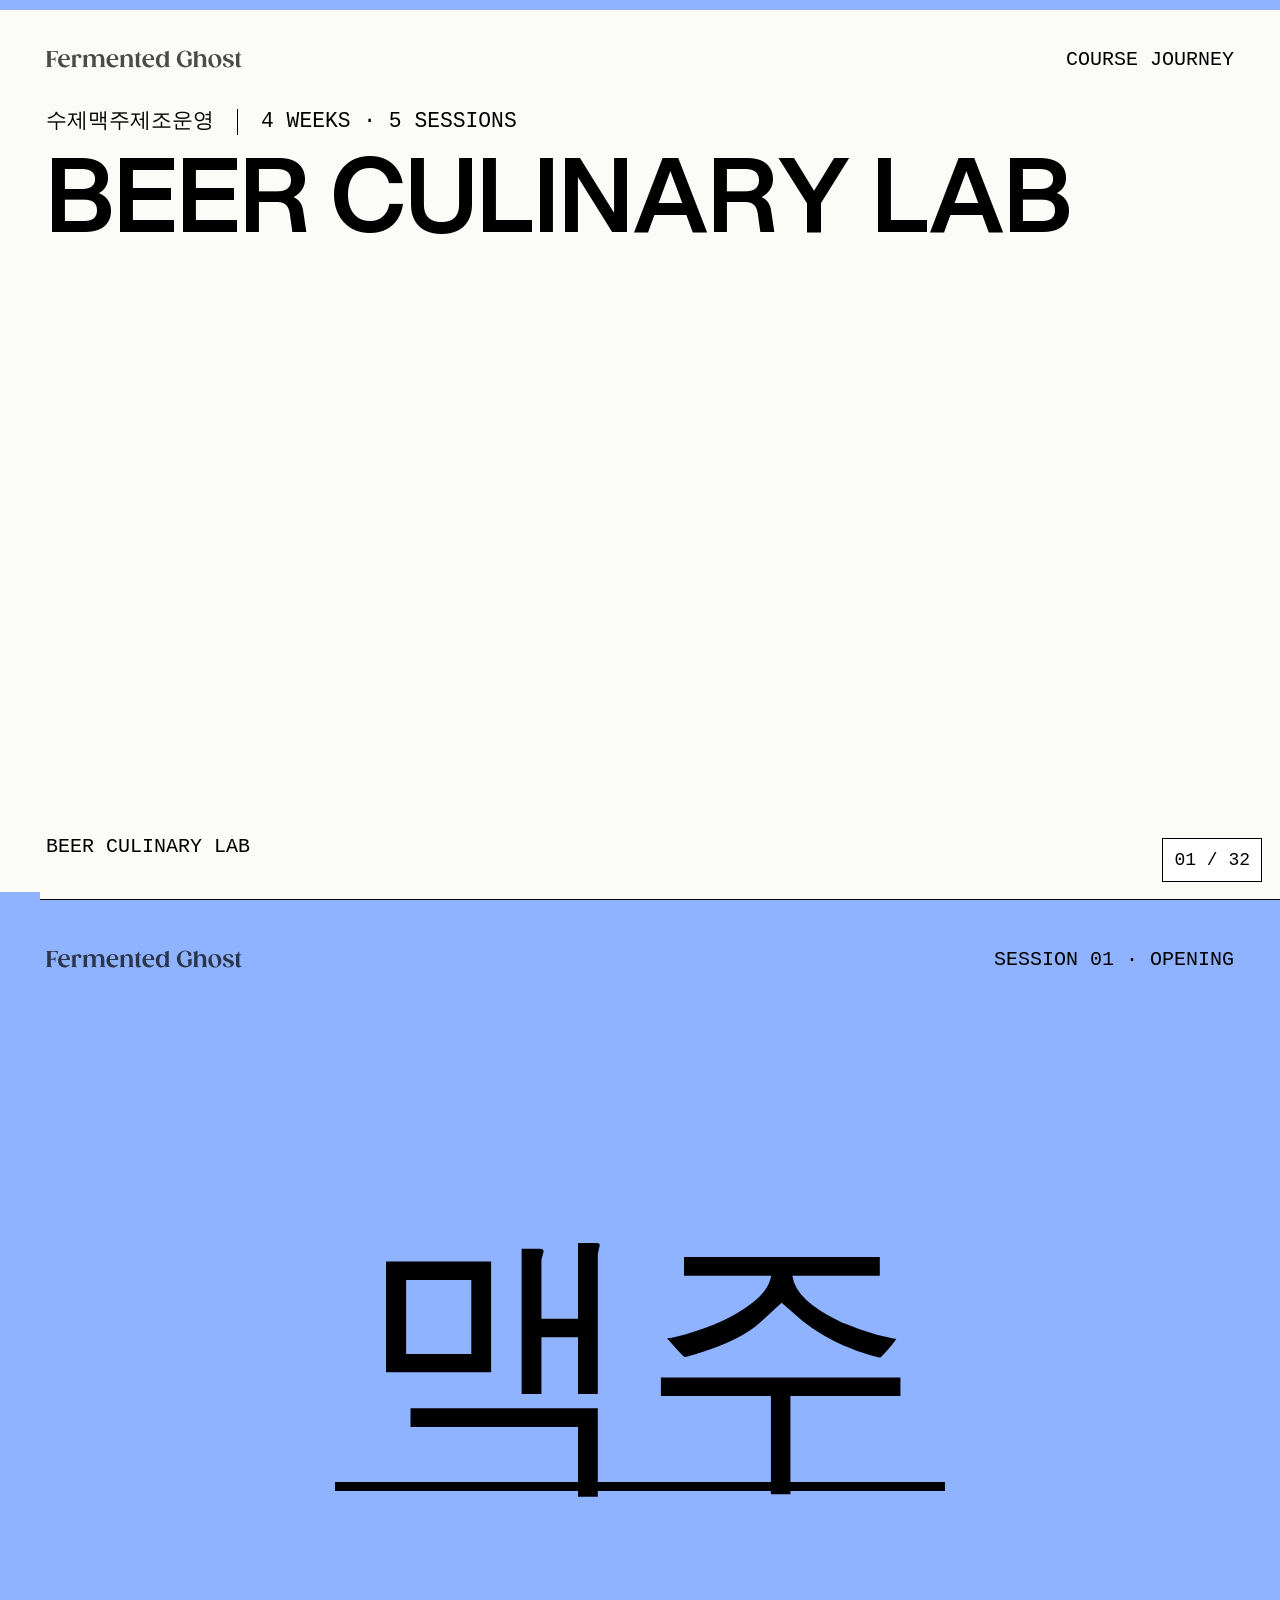
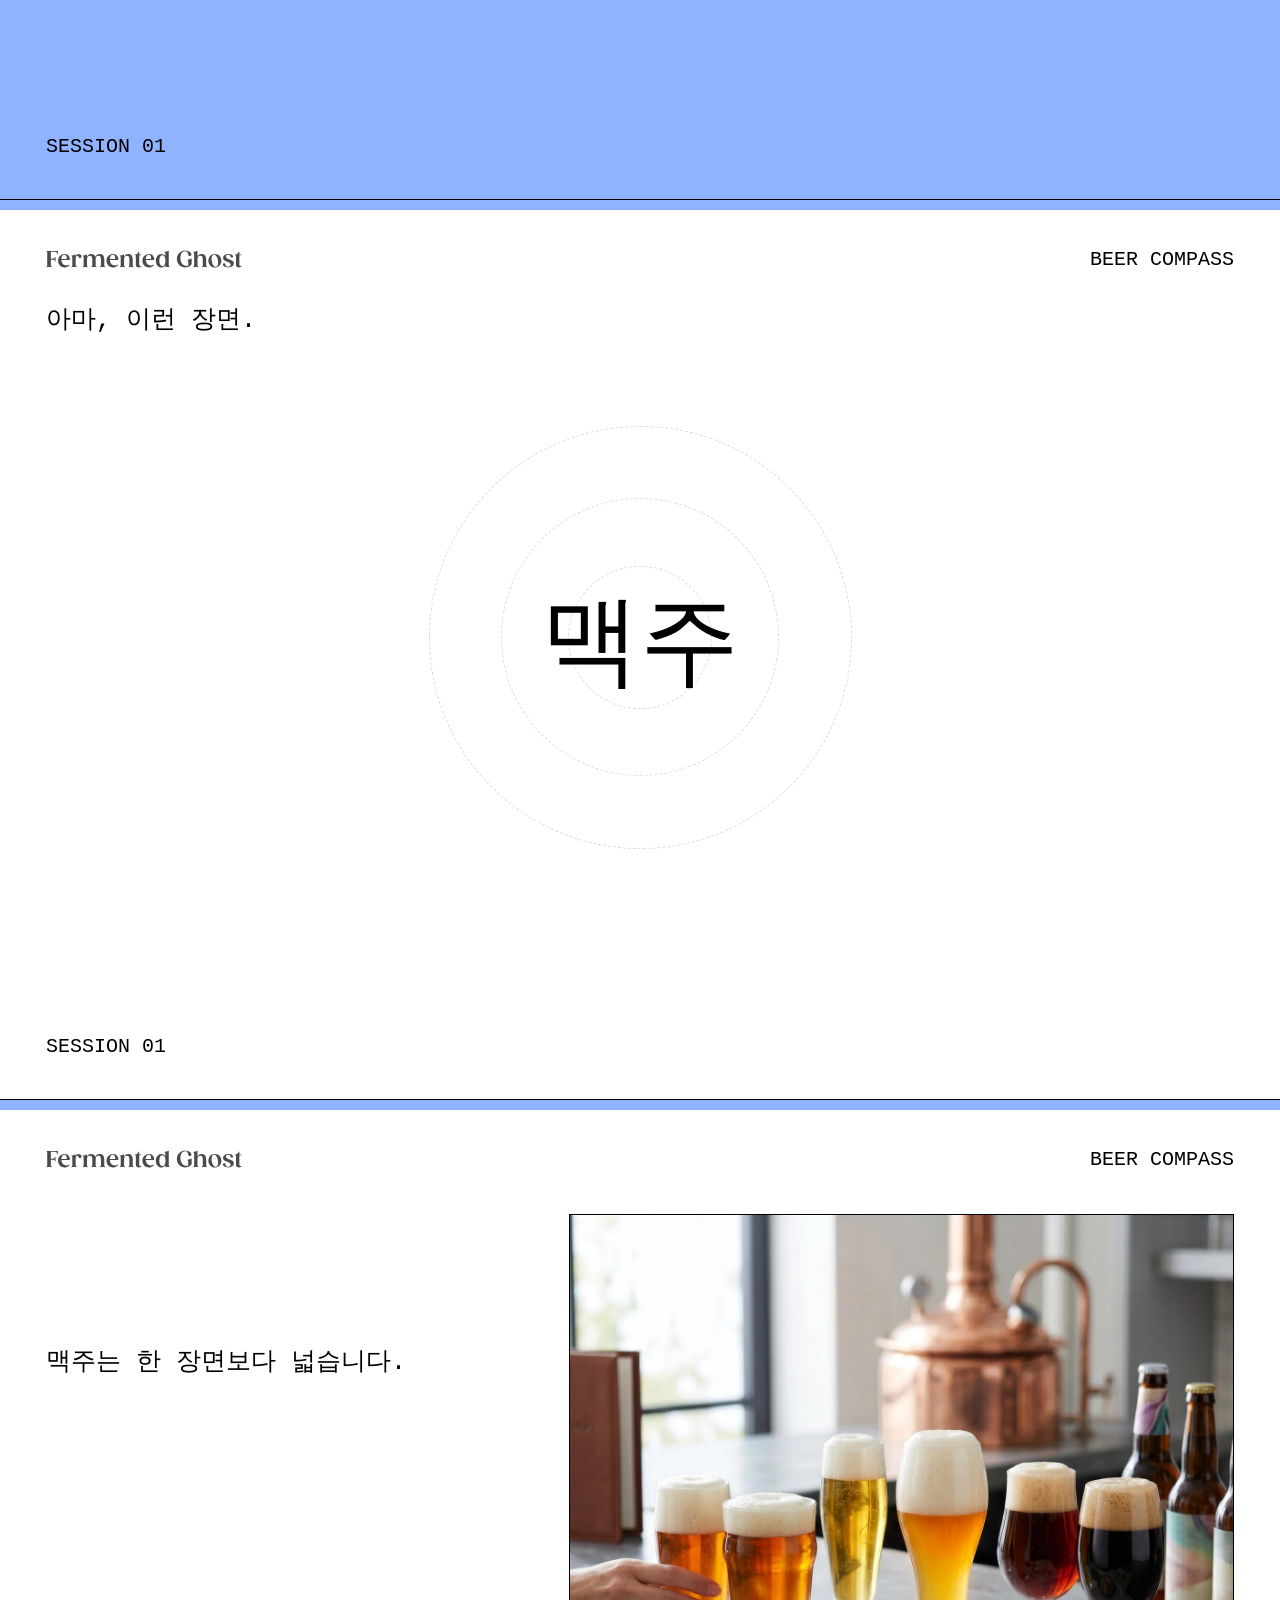
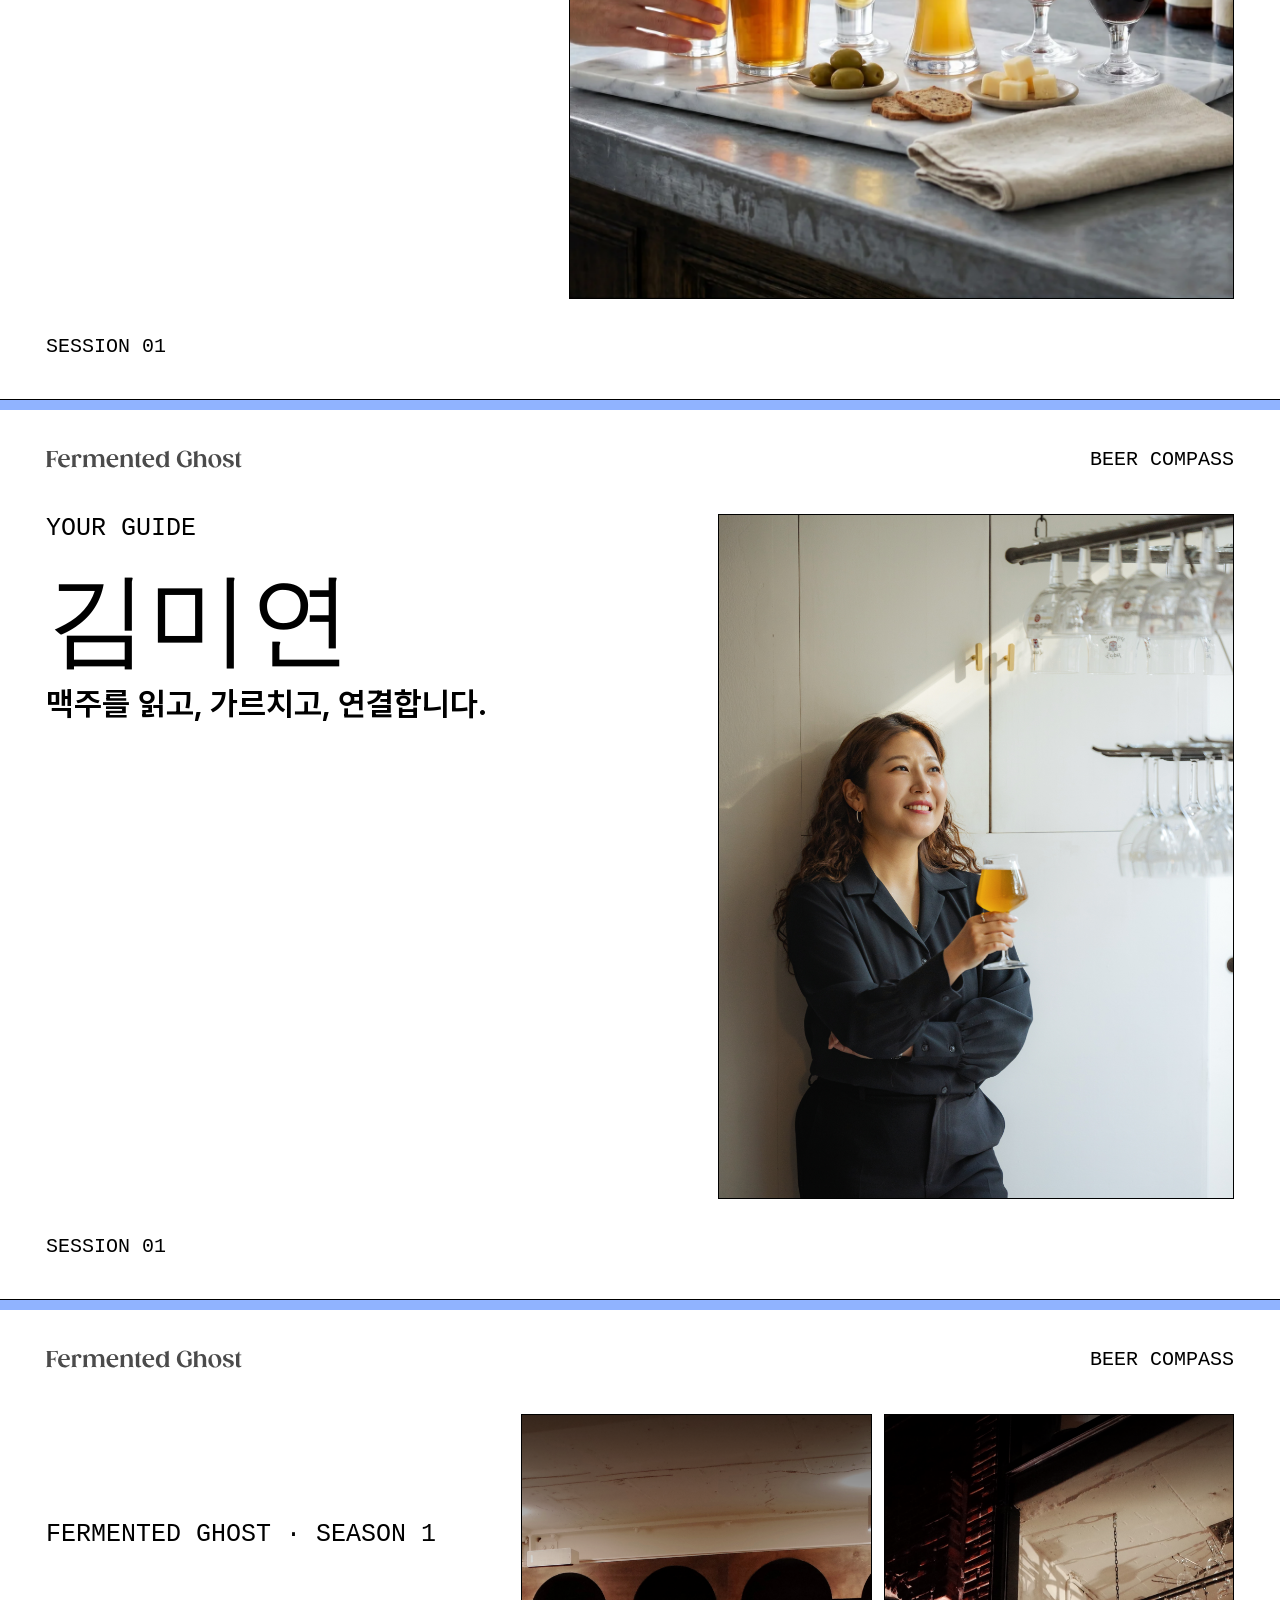
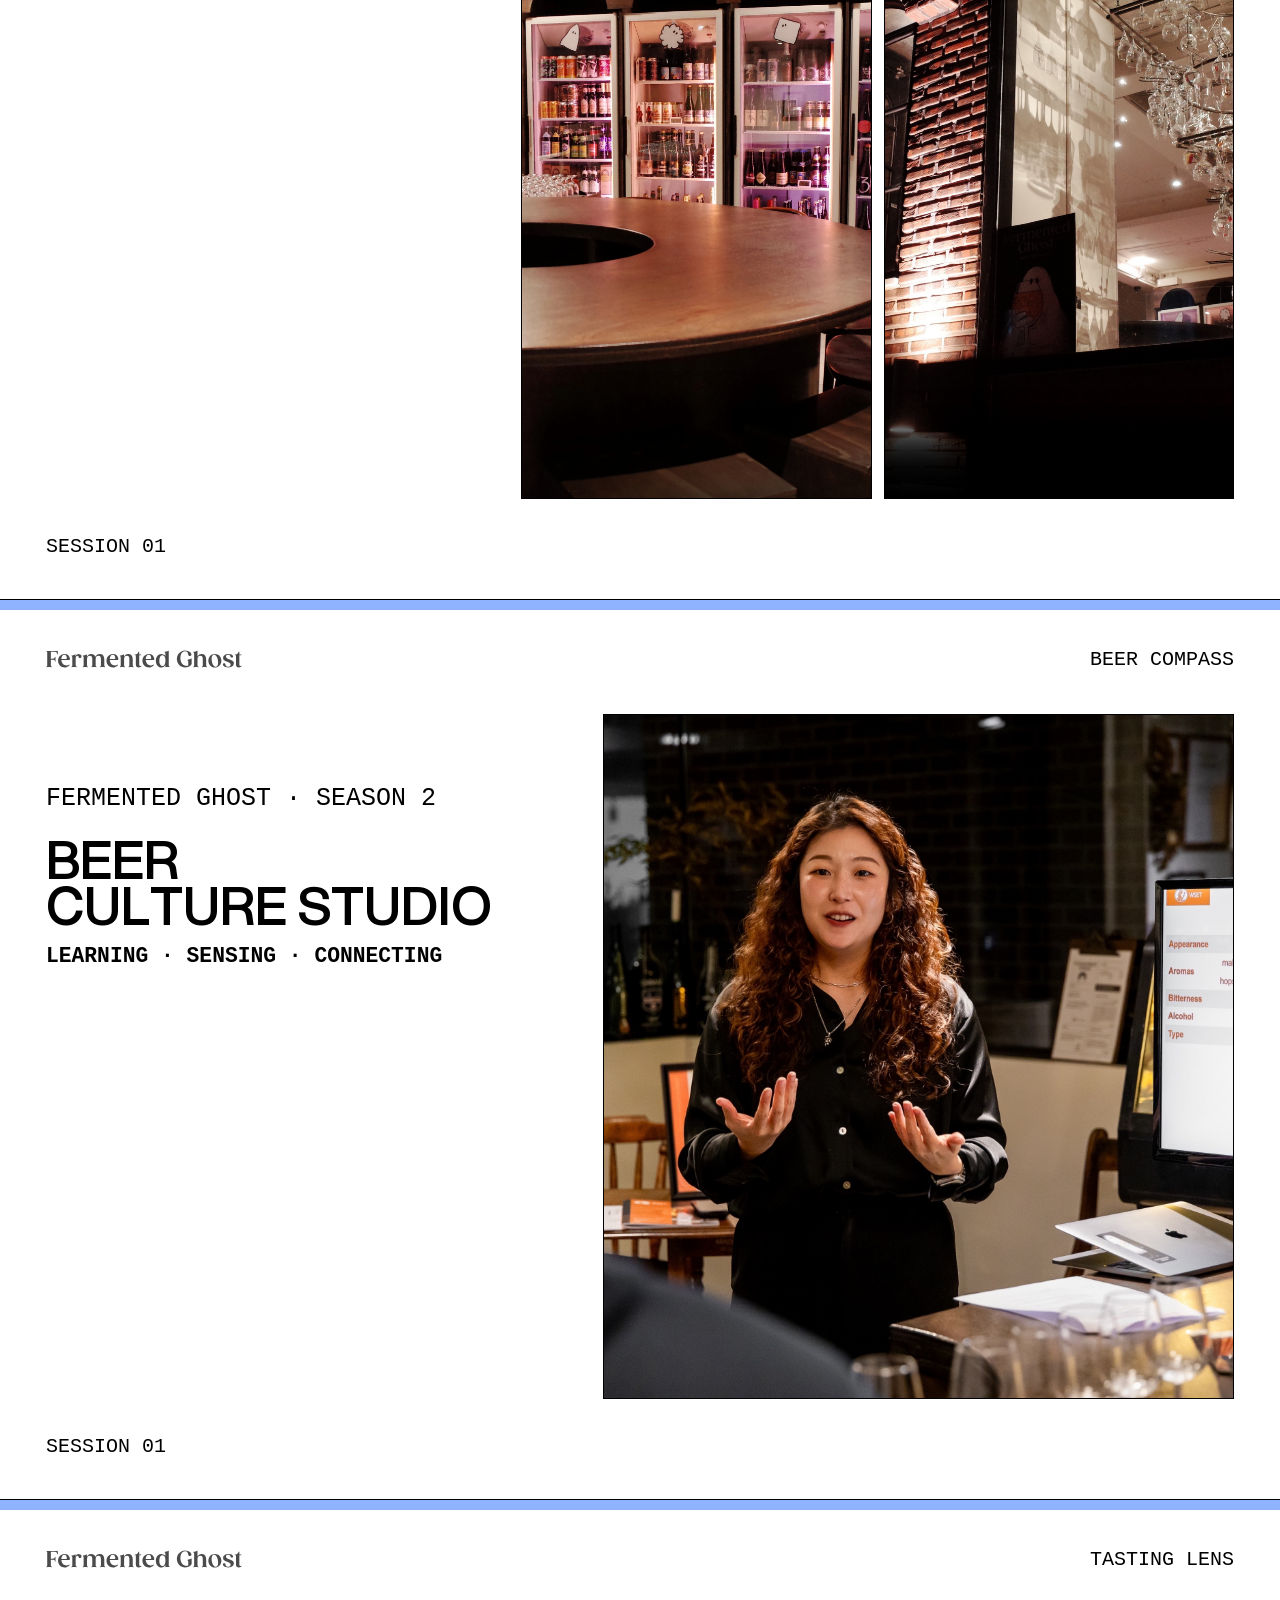
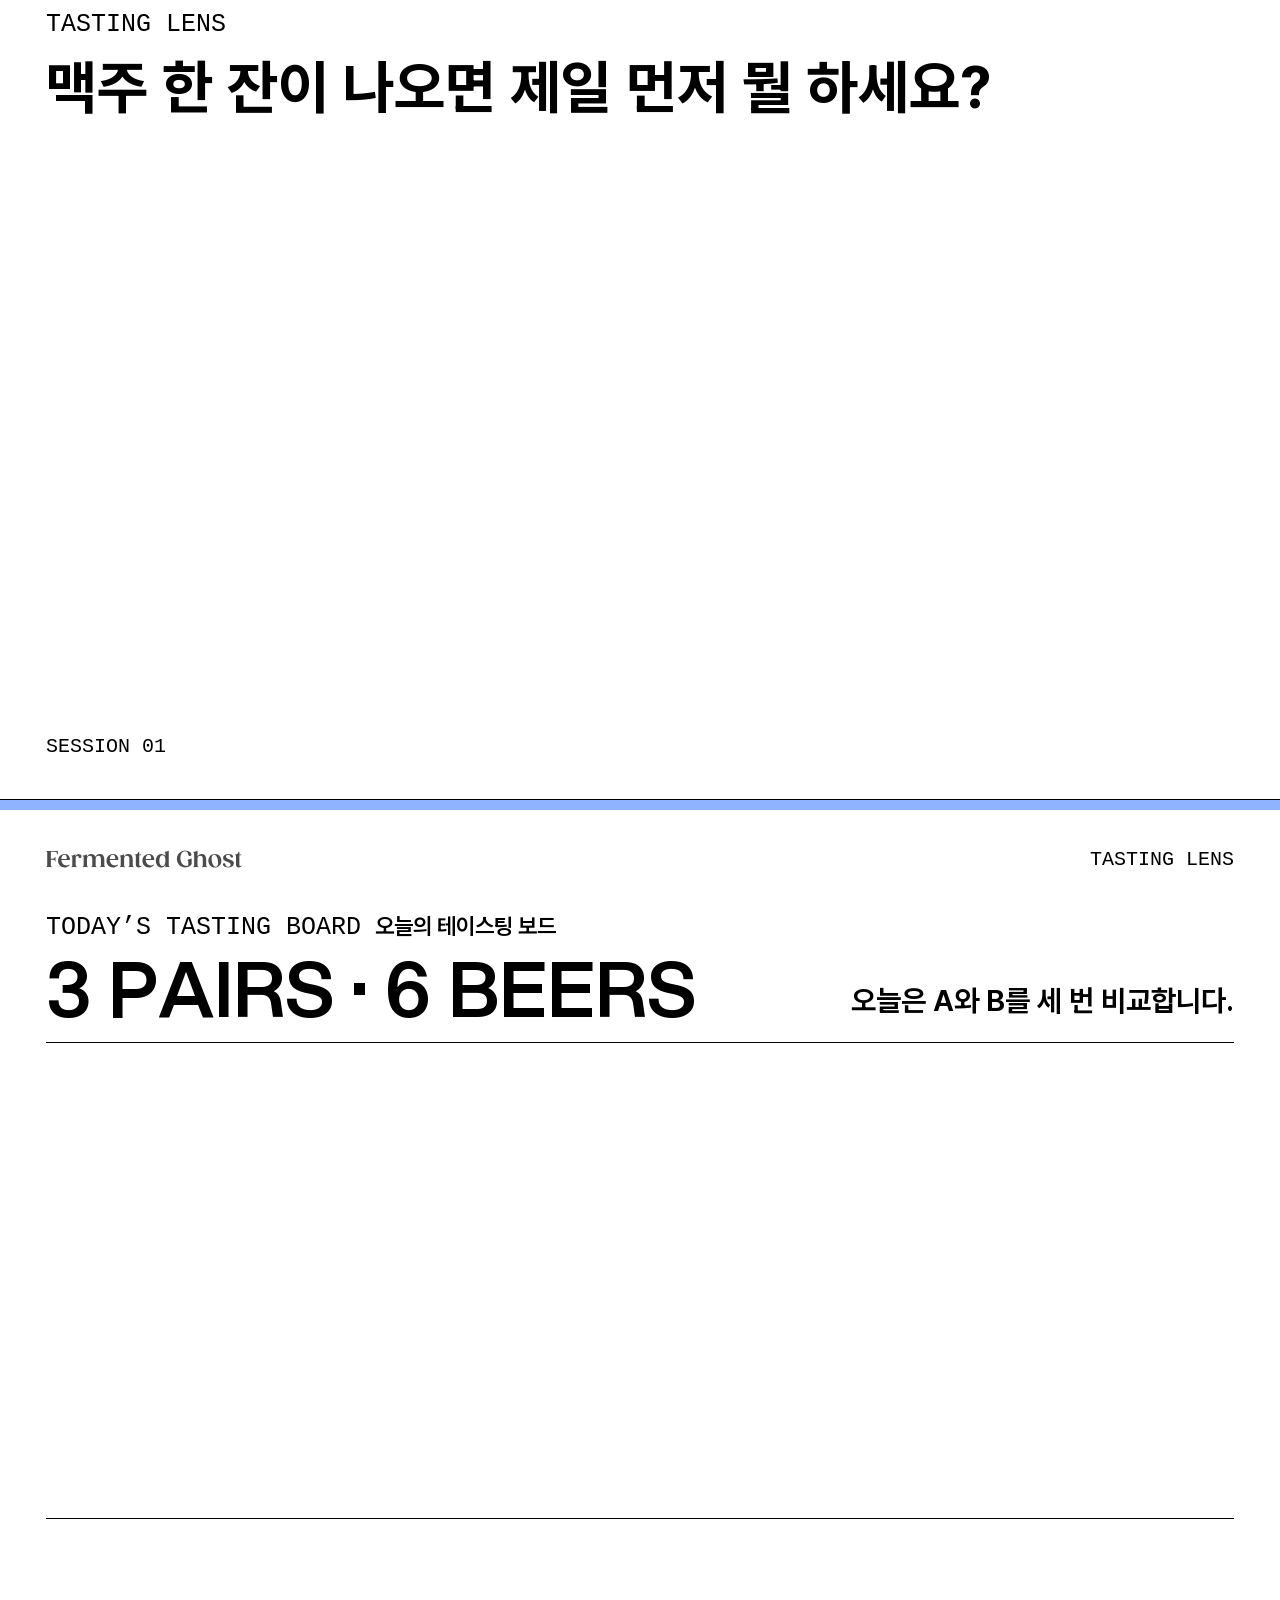
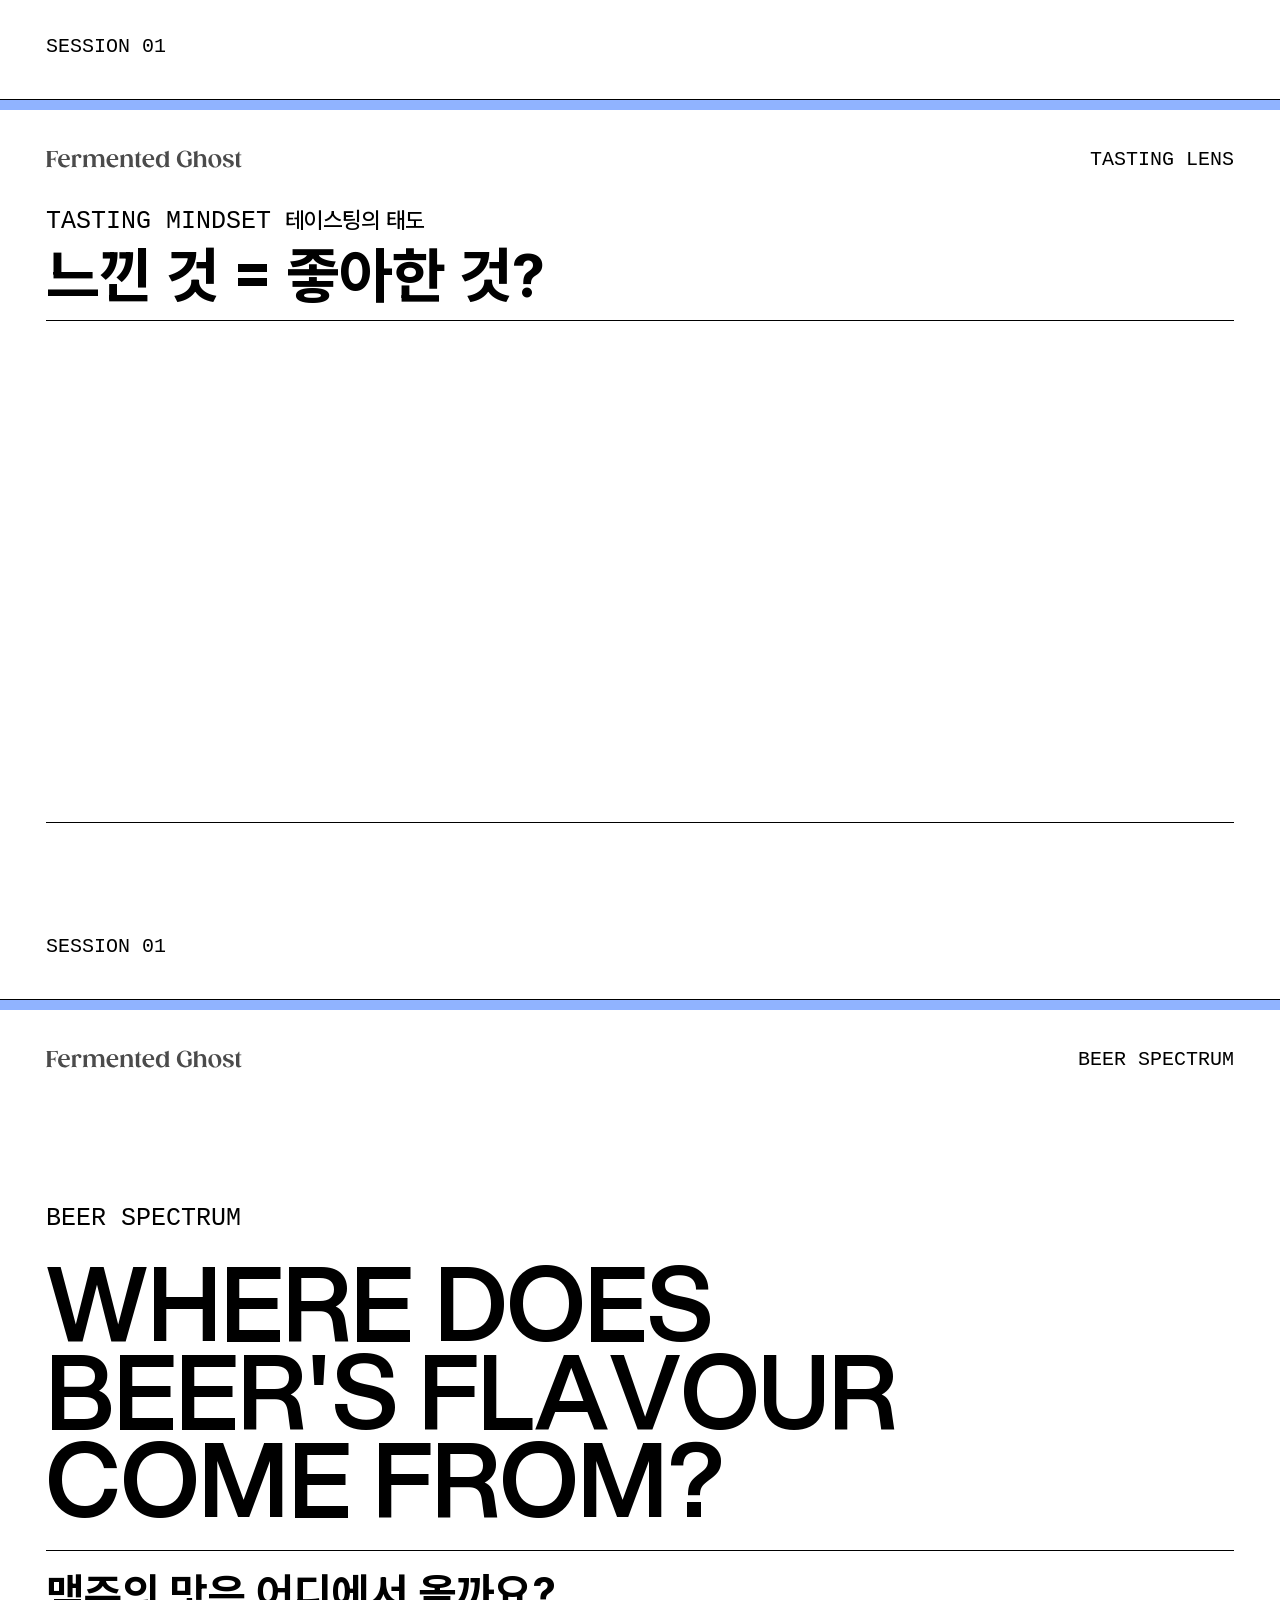
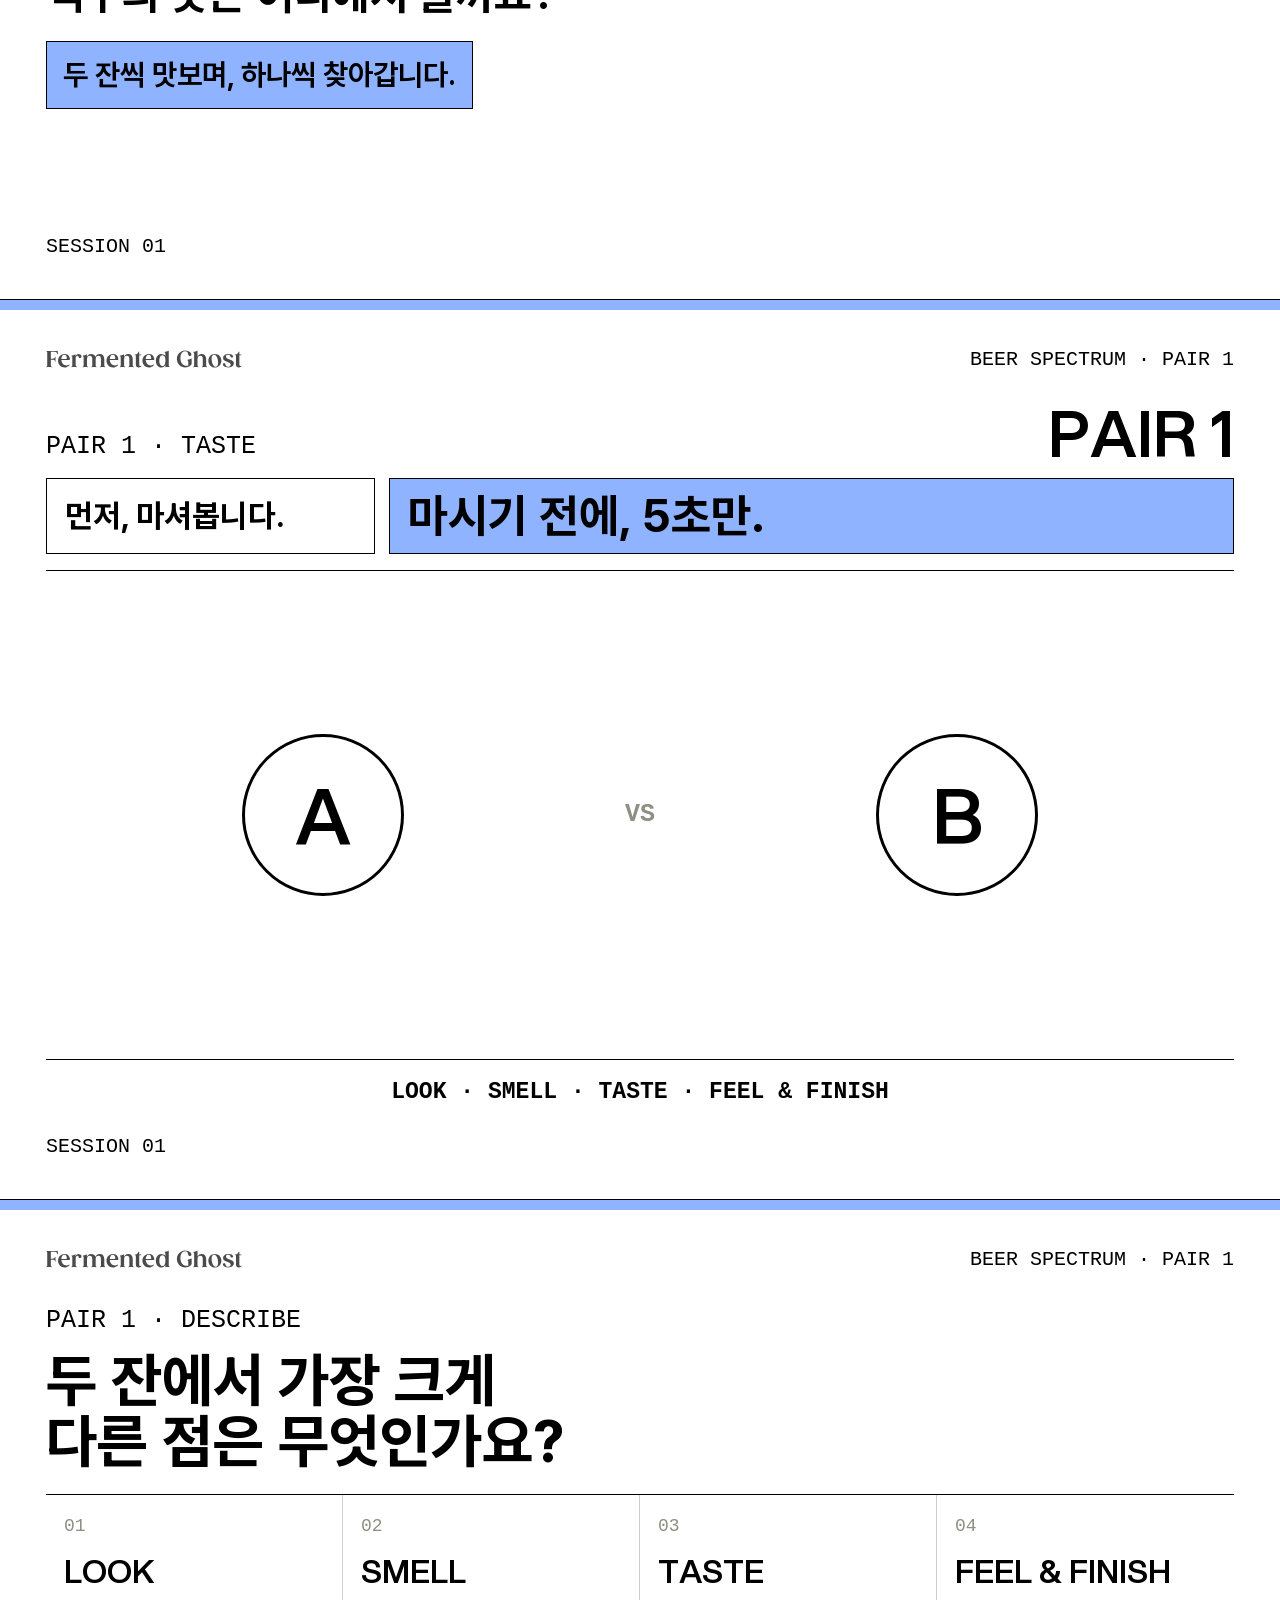
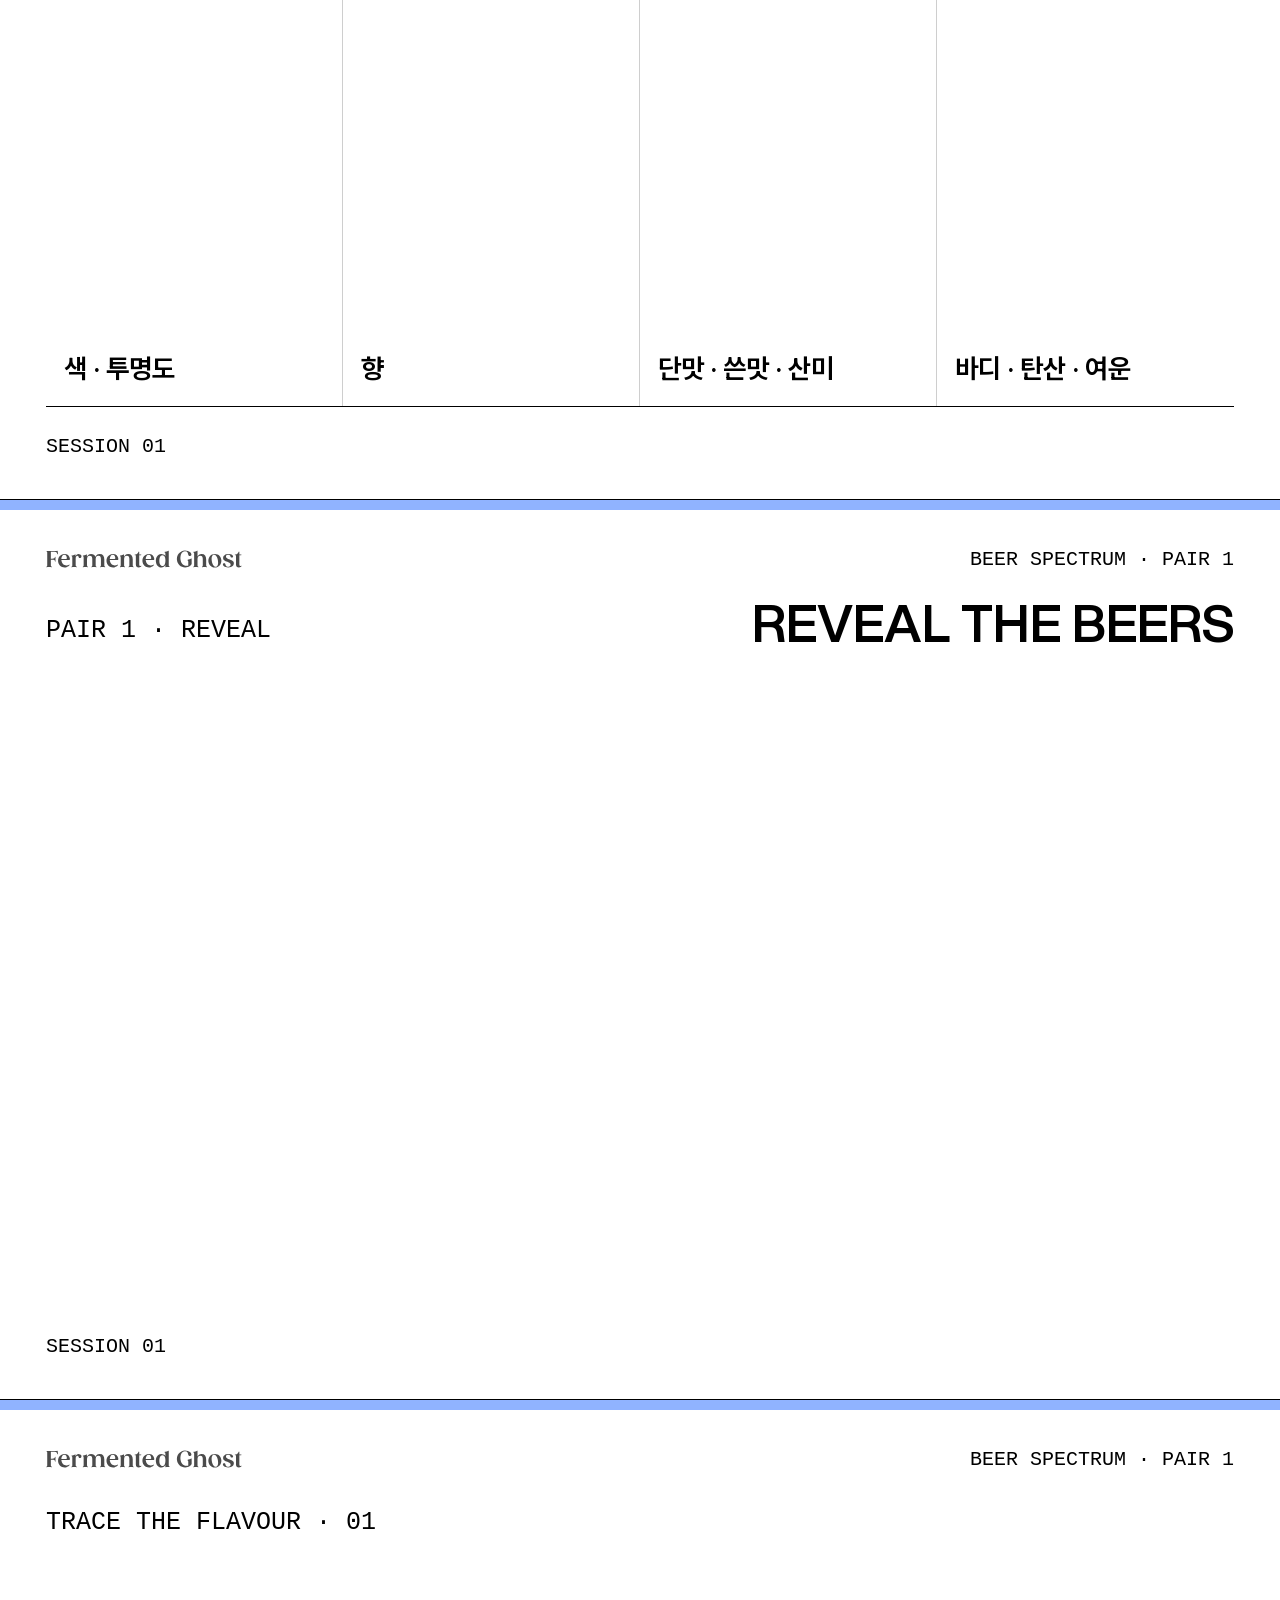
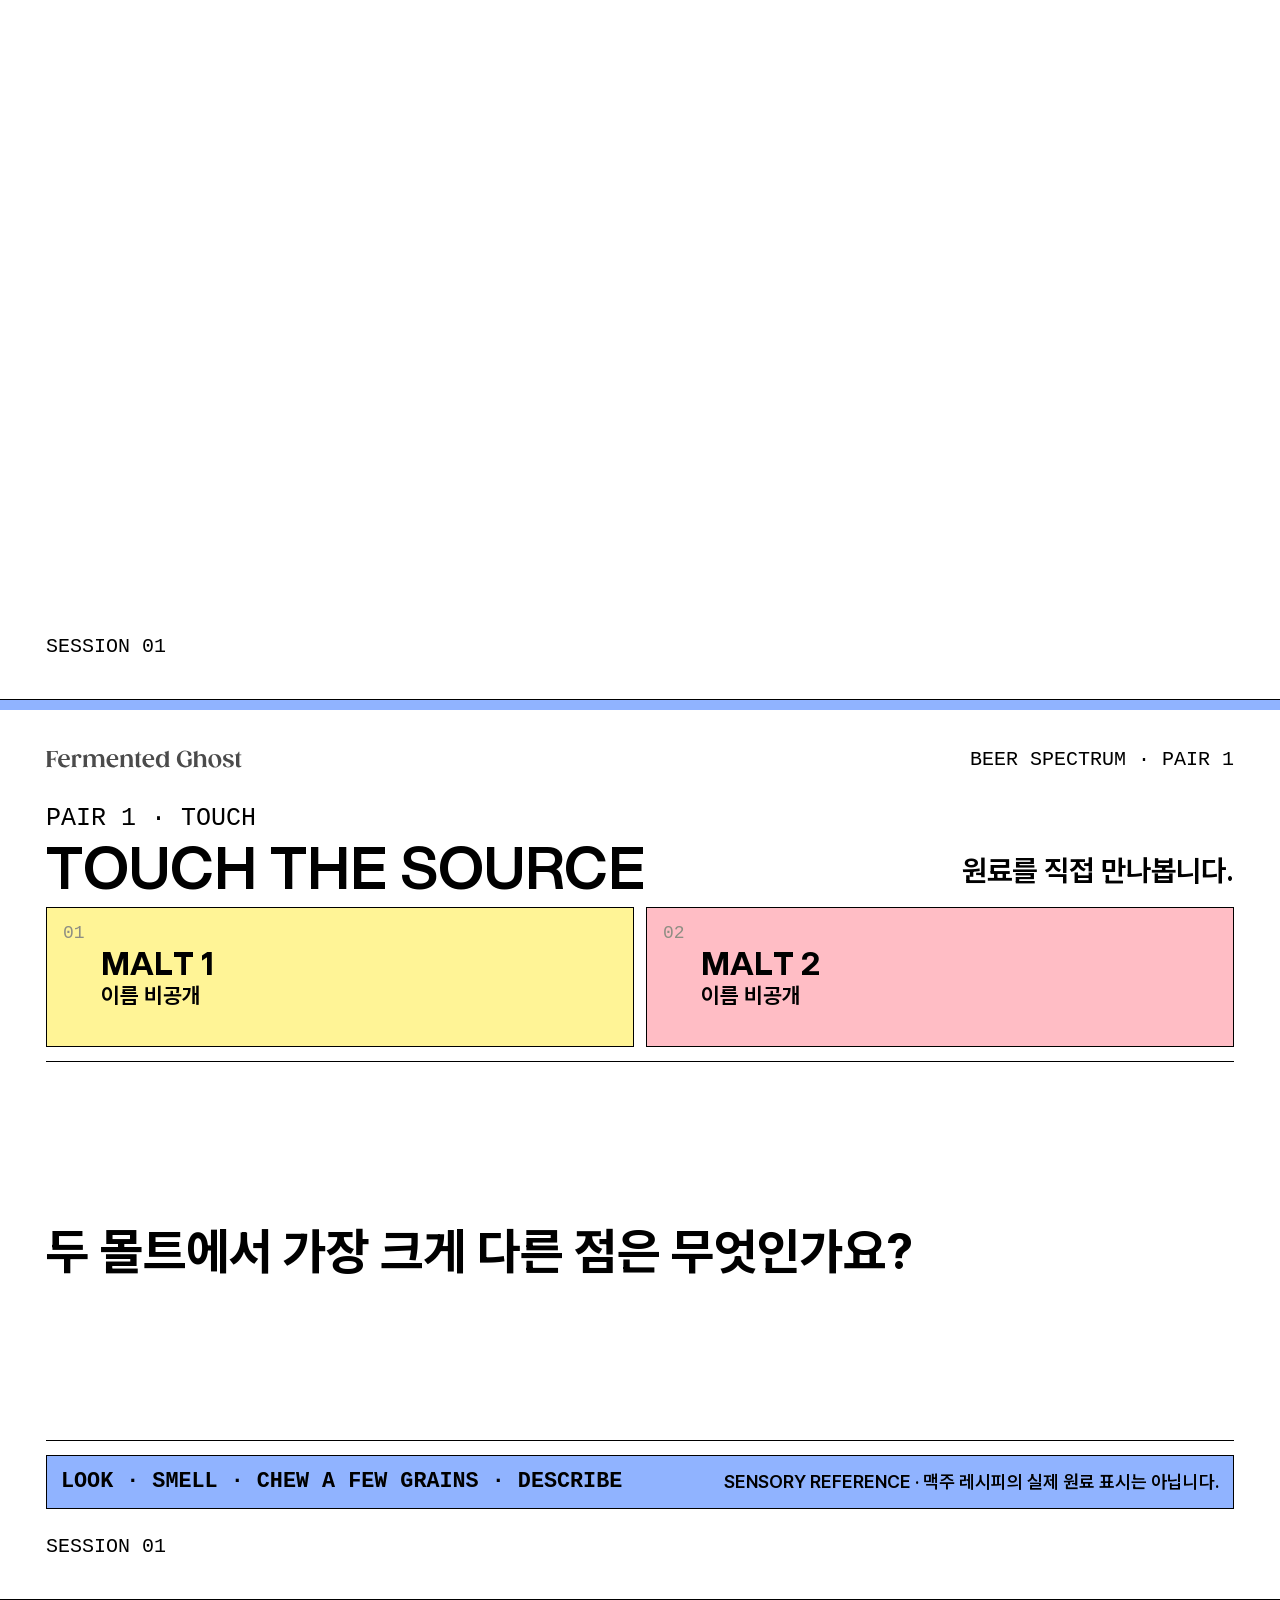
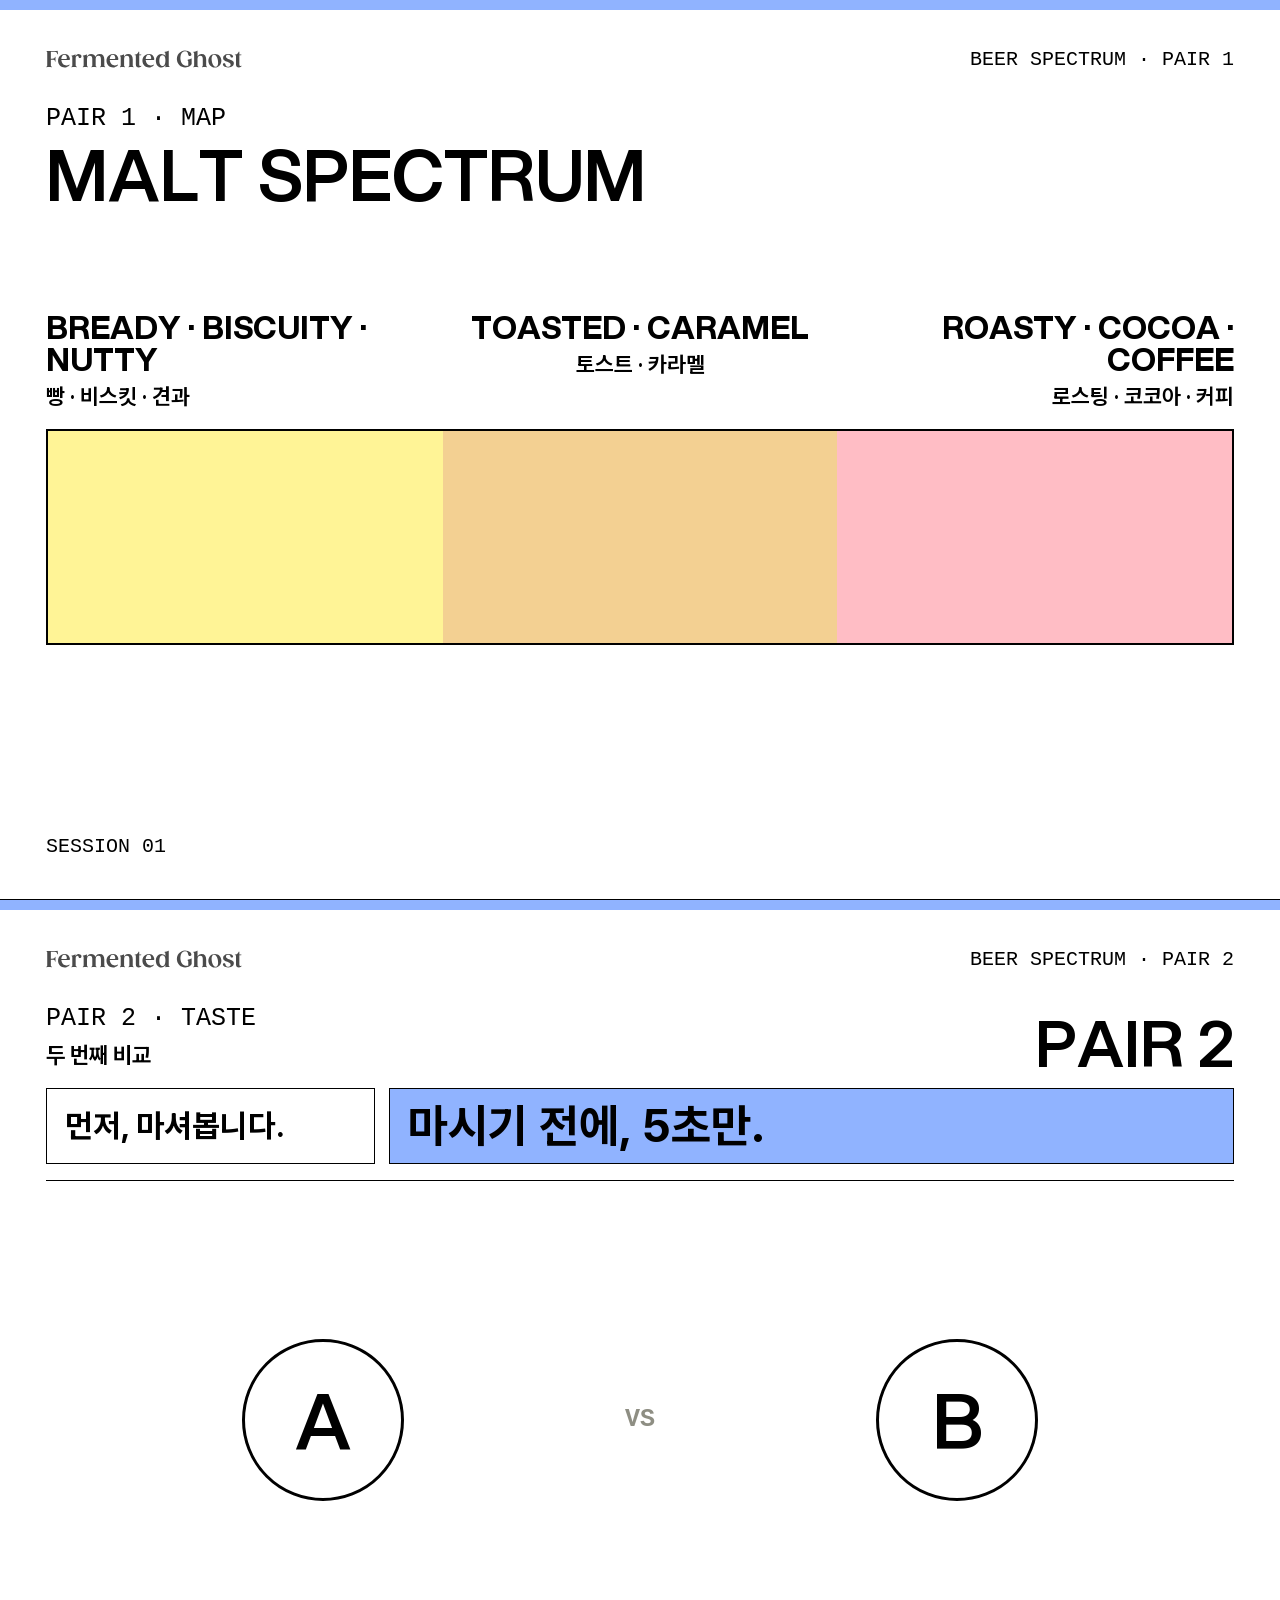
<file: index.html>
<!doctype html>
<html lang="ko">
  <head>
    <meta charset="utf-8">
    <meta name="viewport" content="width=device-width, initial-scale=1">
    <meta http-equiv="refresh" content="0; url=./polytech-01/">
    <title>Fermented Ghost · Polytech Beer Course</title>
  </head>
  <body>
    <p><a href="./polytech-01/">Session 01 슬라이드 열기</a></p>
  </body>
</html>
</file>
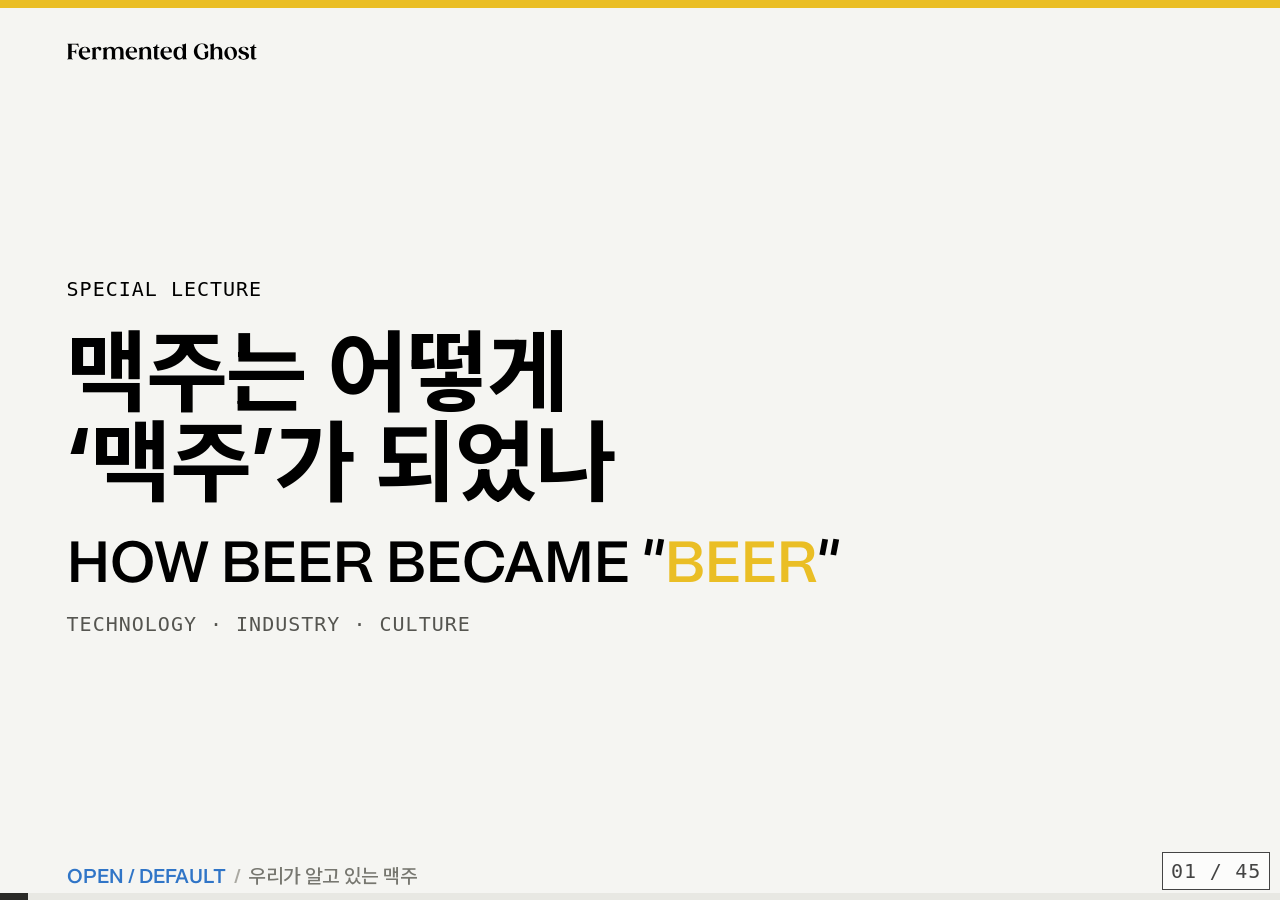
<file: becomingbeer/index.html>
<!doctype html>
<html lang="ko">
  <head>
    <meta charset="utf-8" />
    <meta name="viewport" content="width=device-width, initial-scale=1" />
    <title>맥주는 어떻게 ‘맥주’가 되었나 — Fermented Ghost Special Lecture</title>
    <meta
      name="description"
      content="Fermented Ghost special lecture HTML slide draft"
    />
    <link rel="icon" href="data:," />
    <link rel="stylesheet" href="./styles.css" />
  </head>
  <body>
    <main id="deck" aria-live="polite"></main>
    <div class="slide-controls" aria-label="Current slide">
      <span id="slide-count">01 / 45</span>
    </div>
    <script src="./slides.js"></script>
  </body>
</html>
</file>
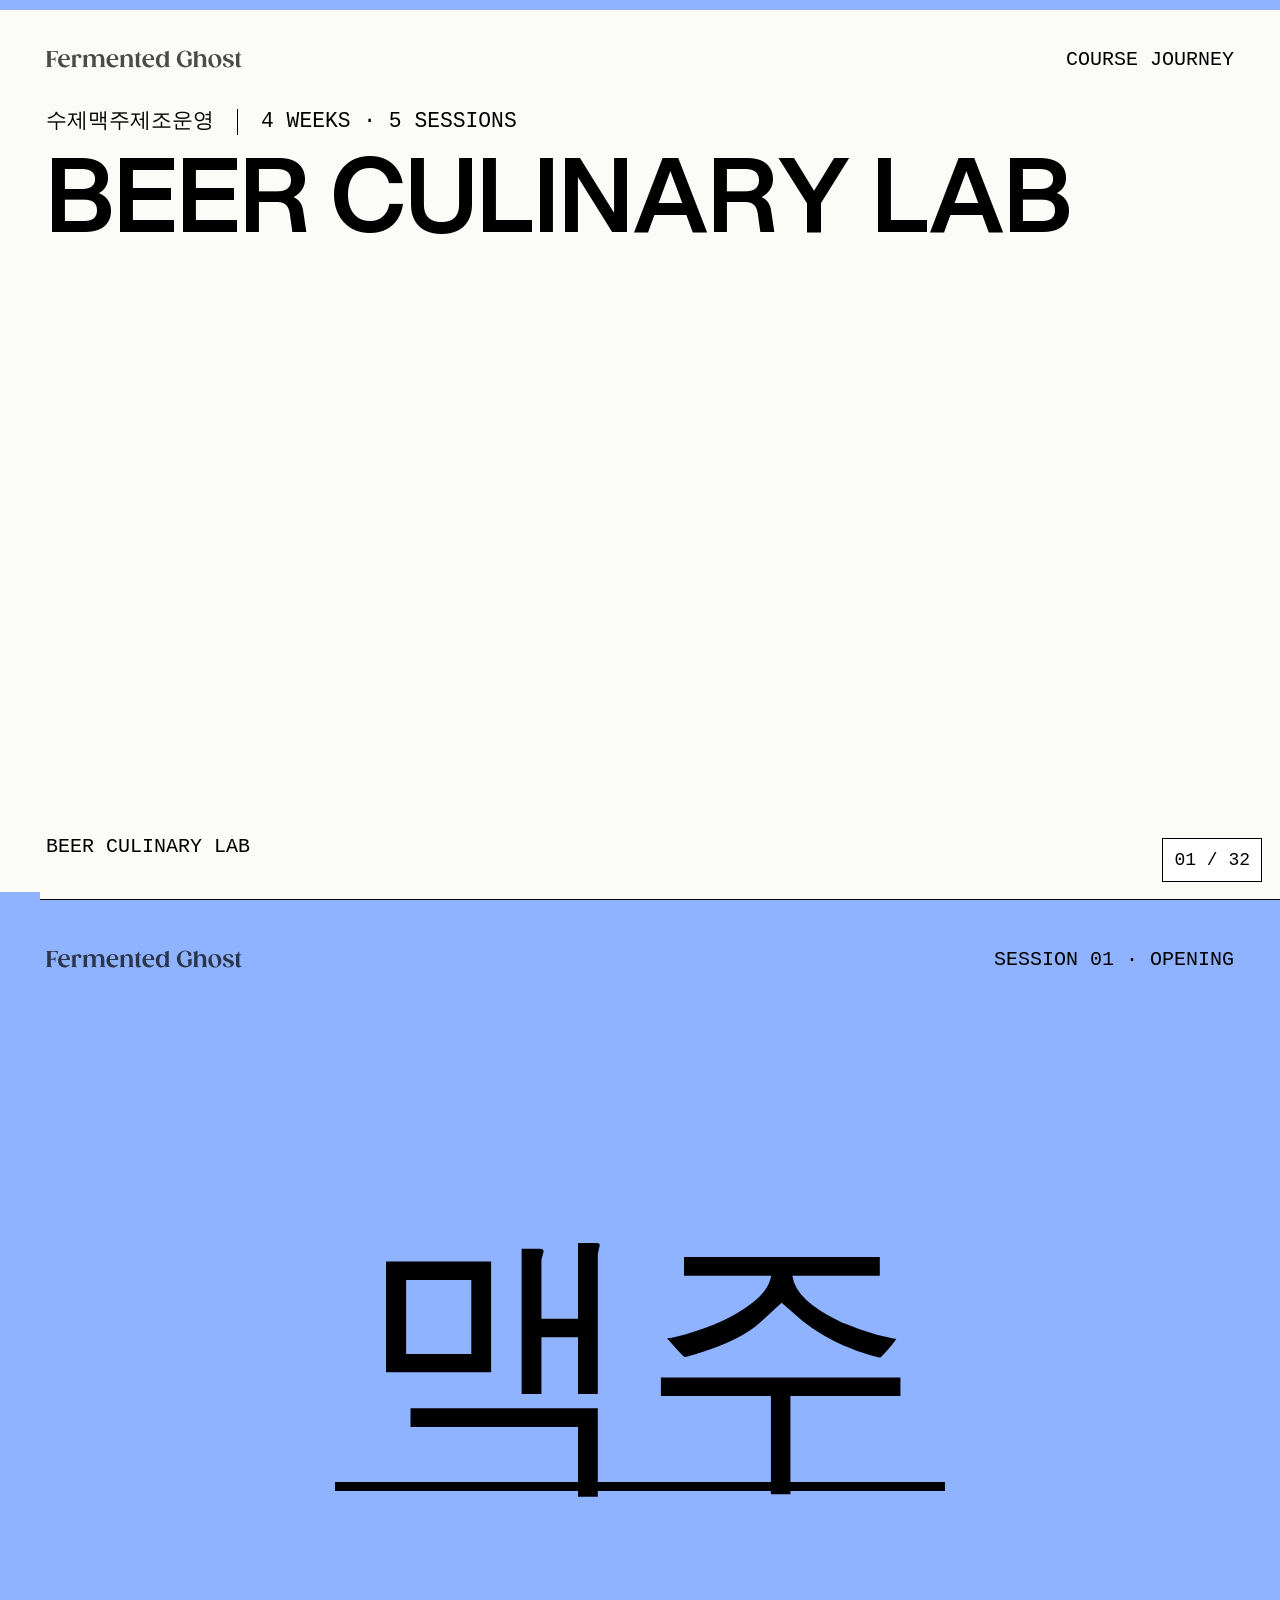
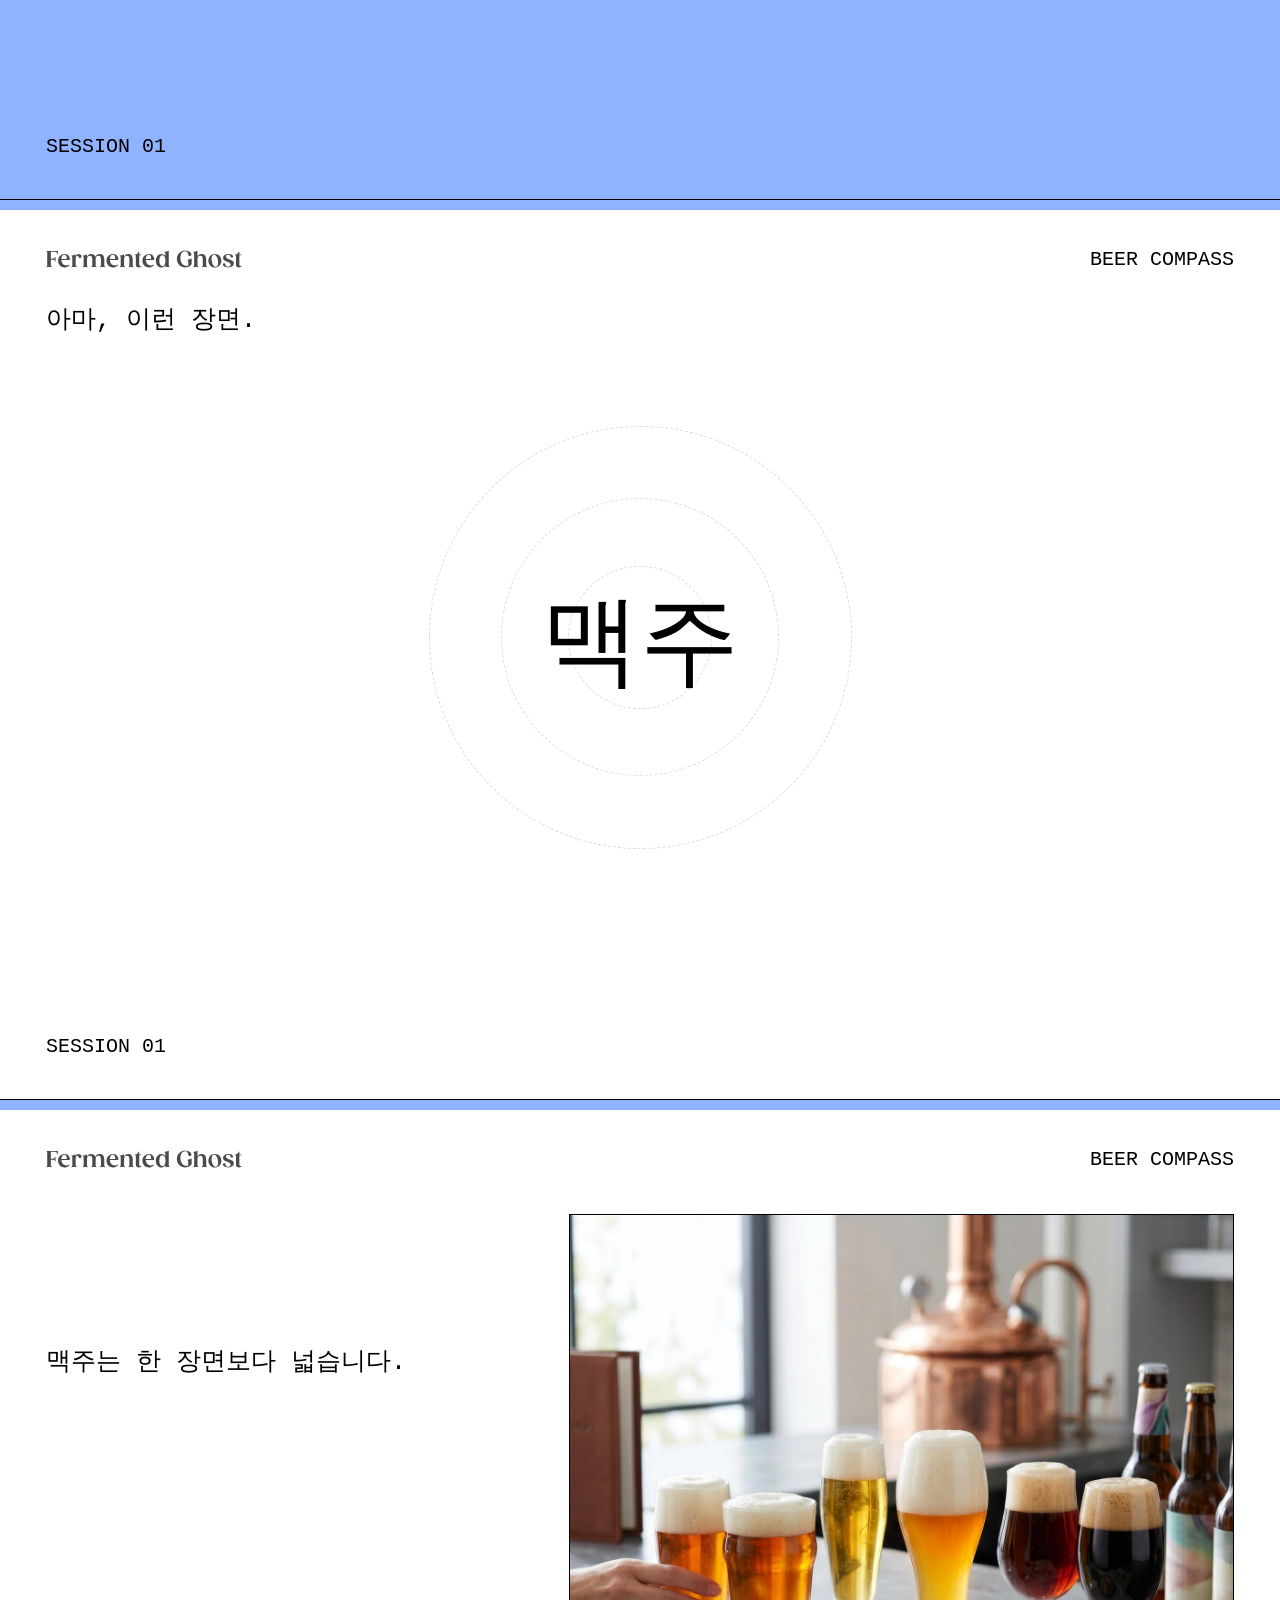
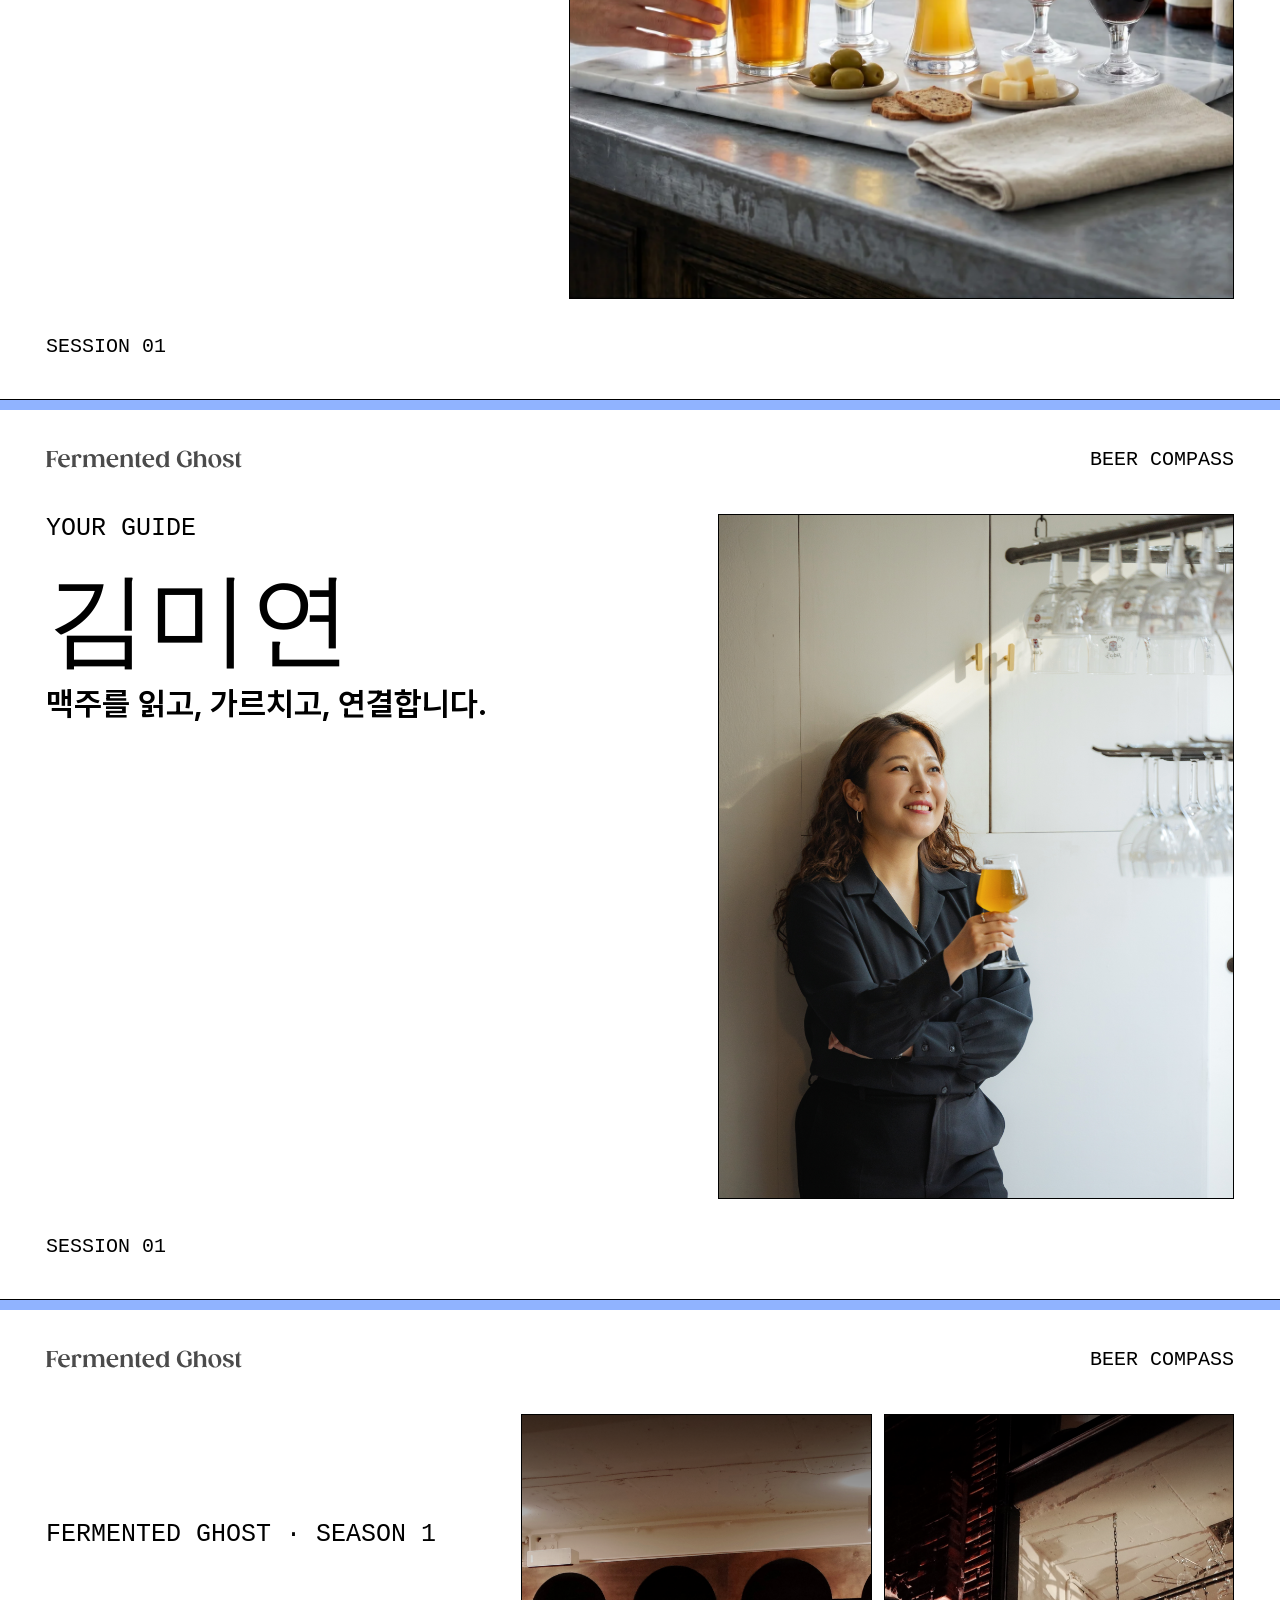
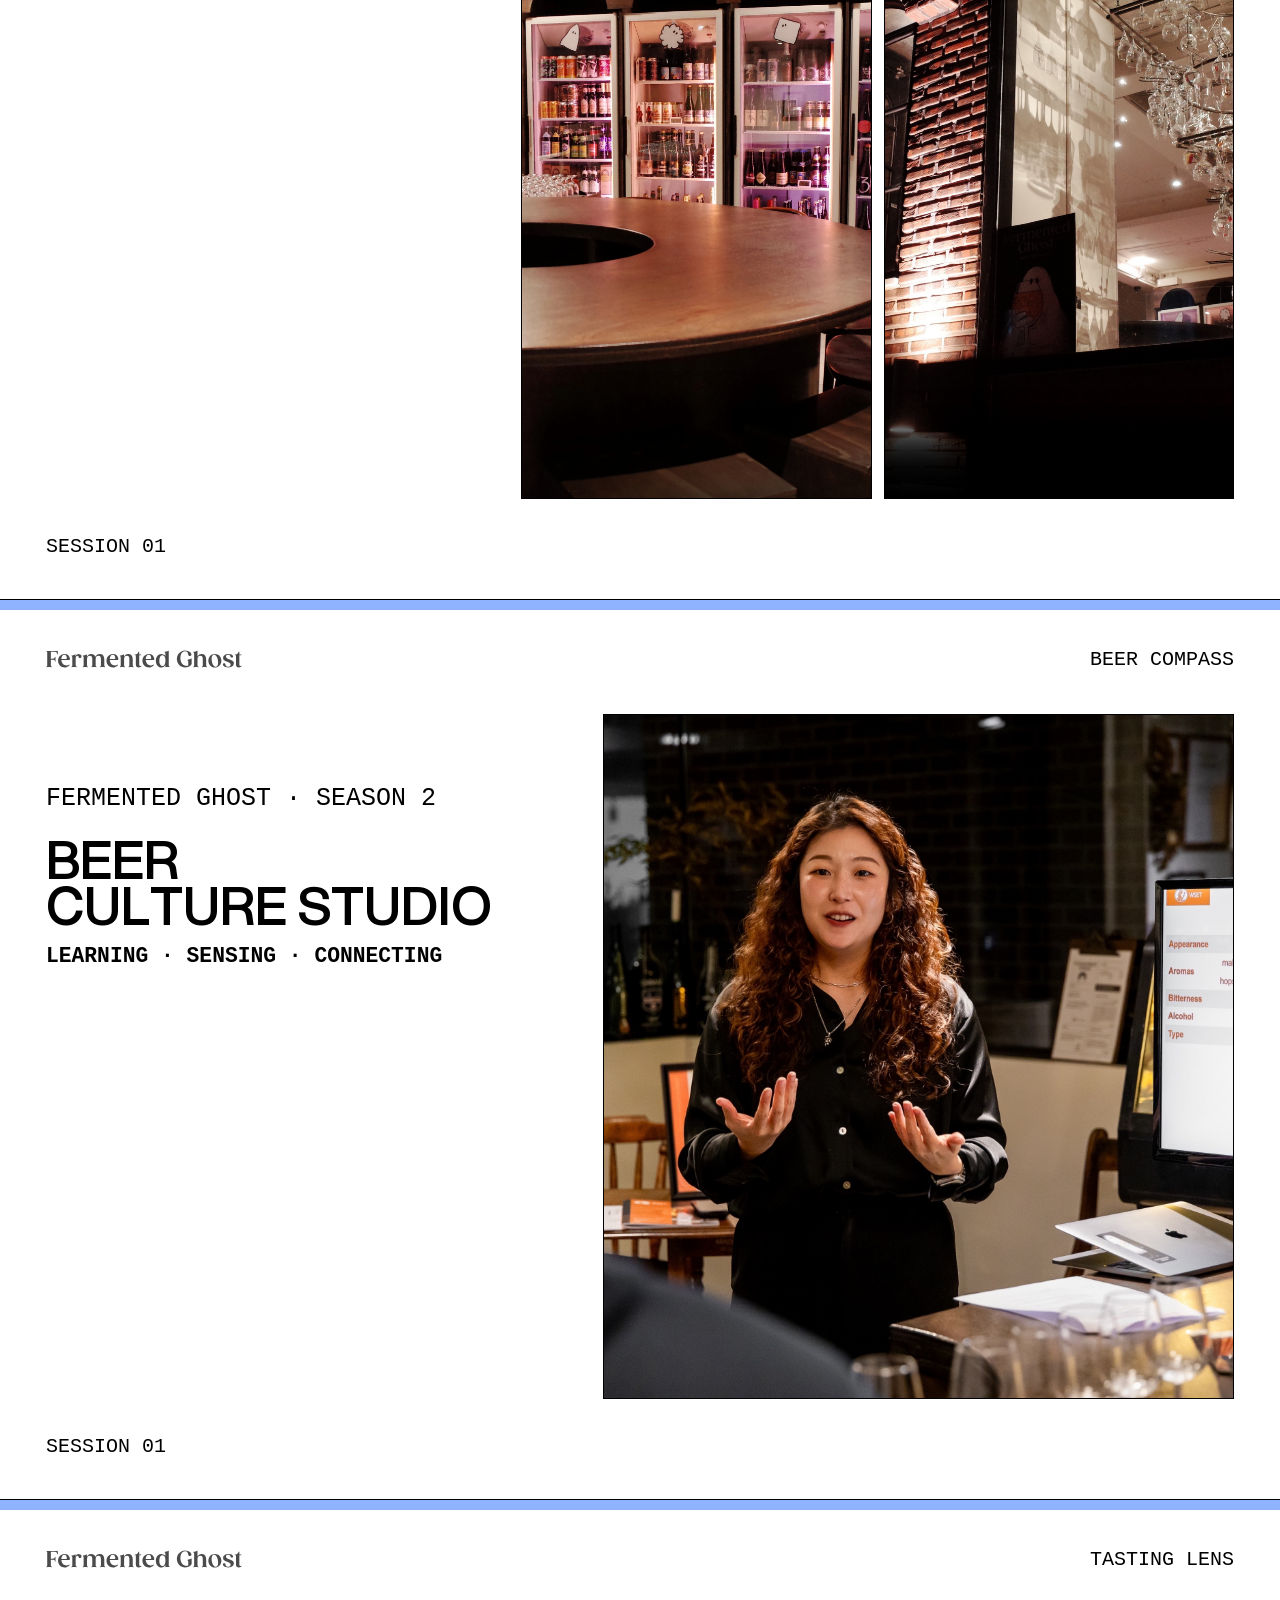
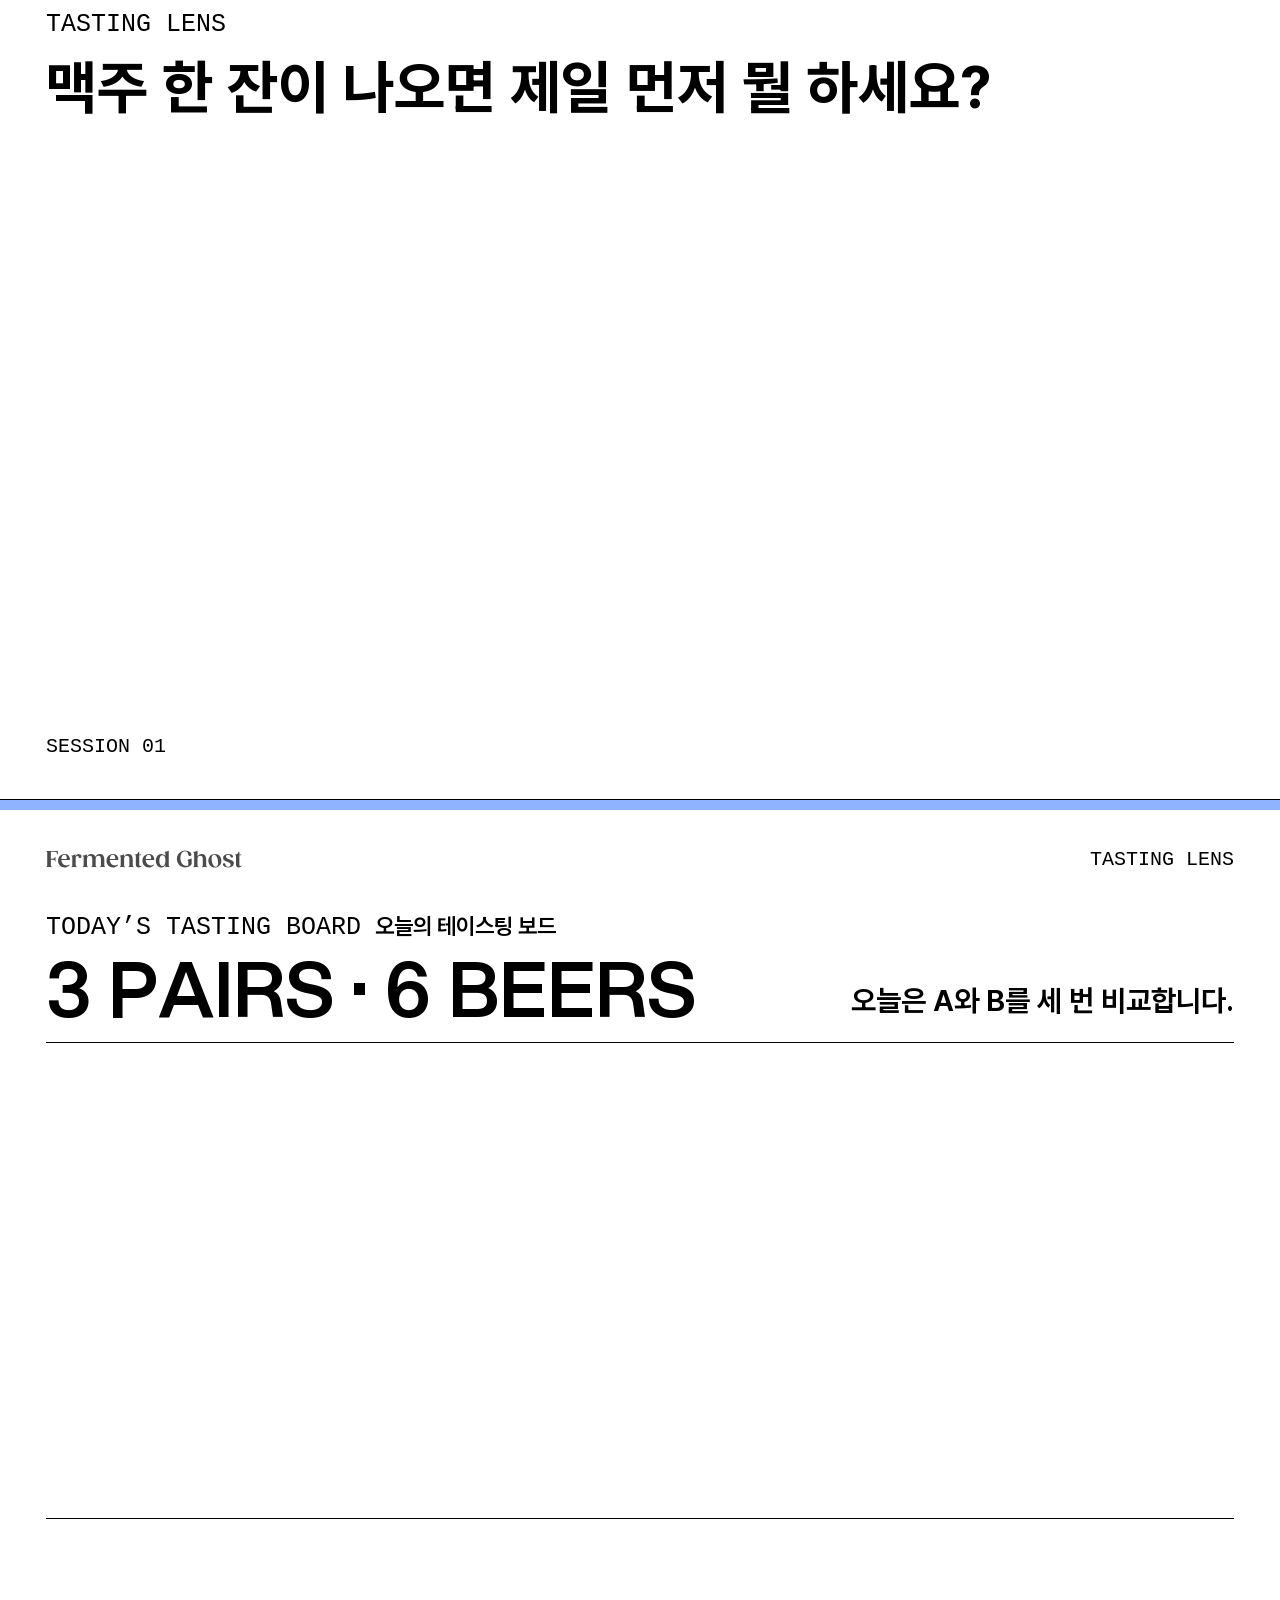
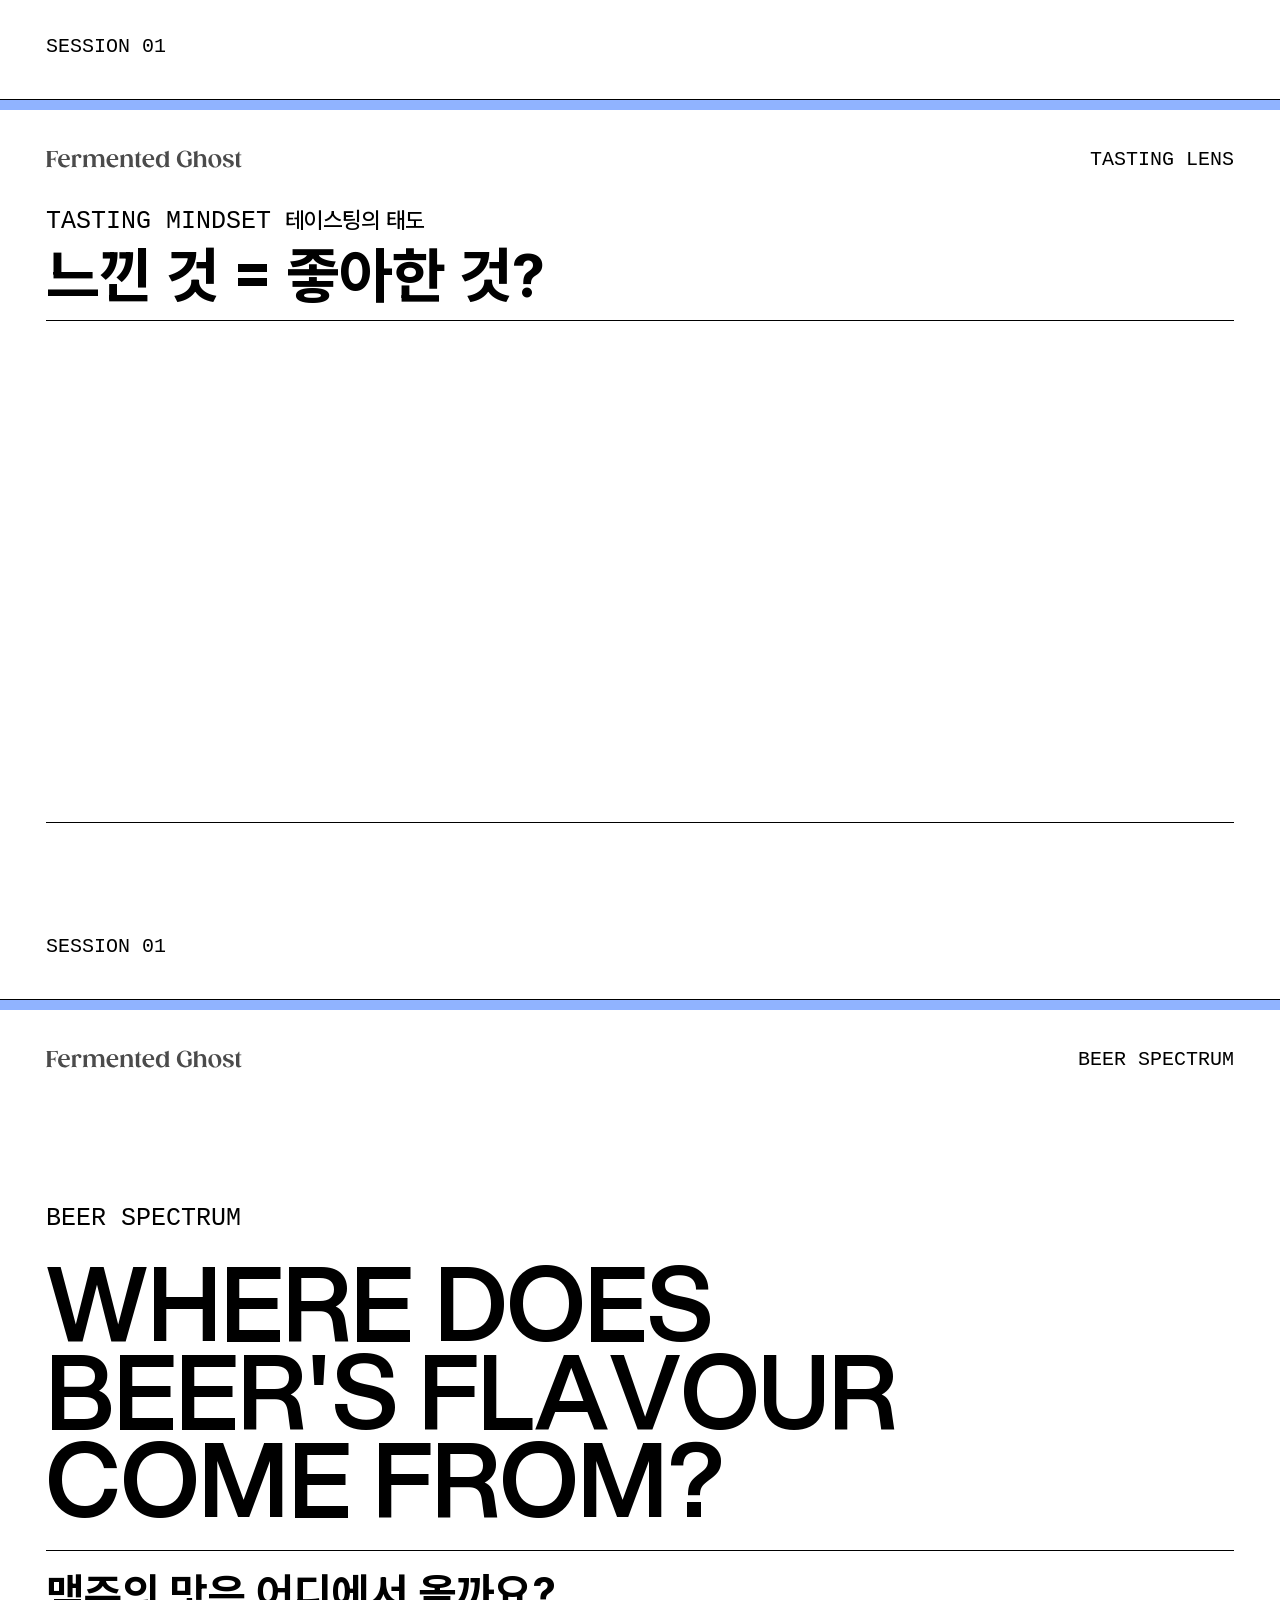
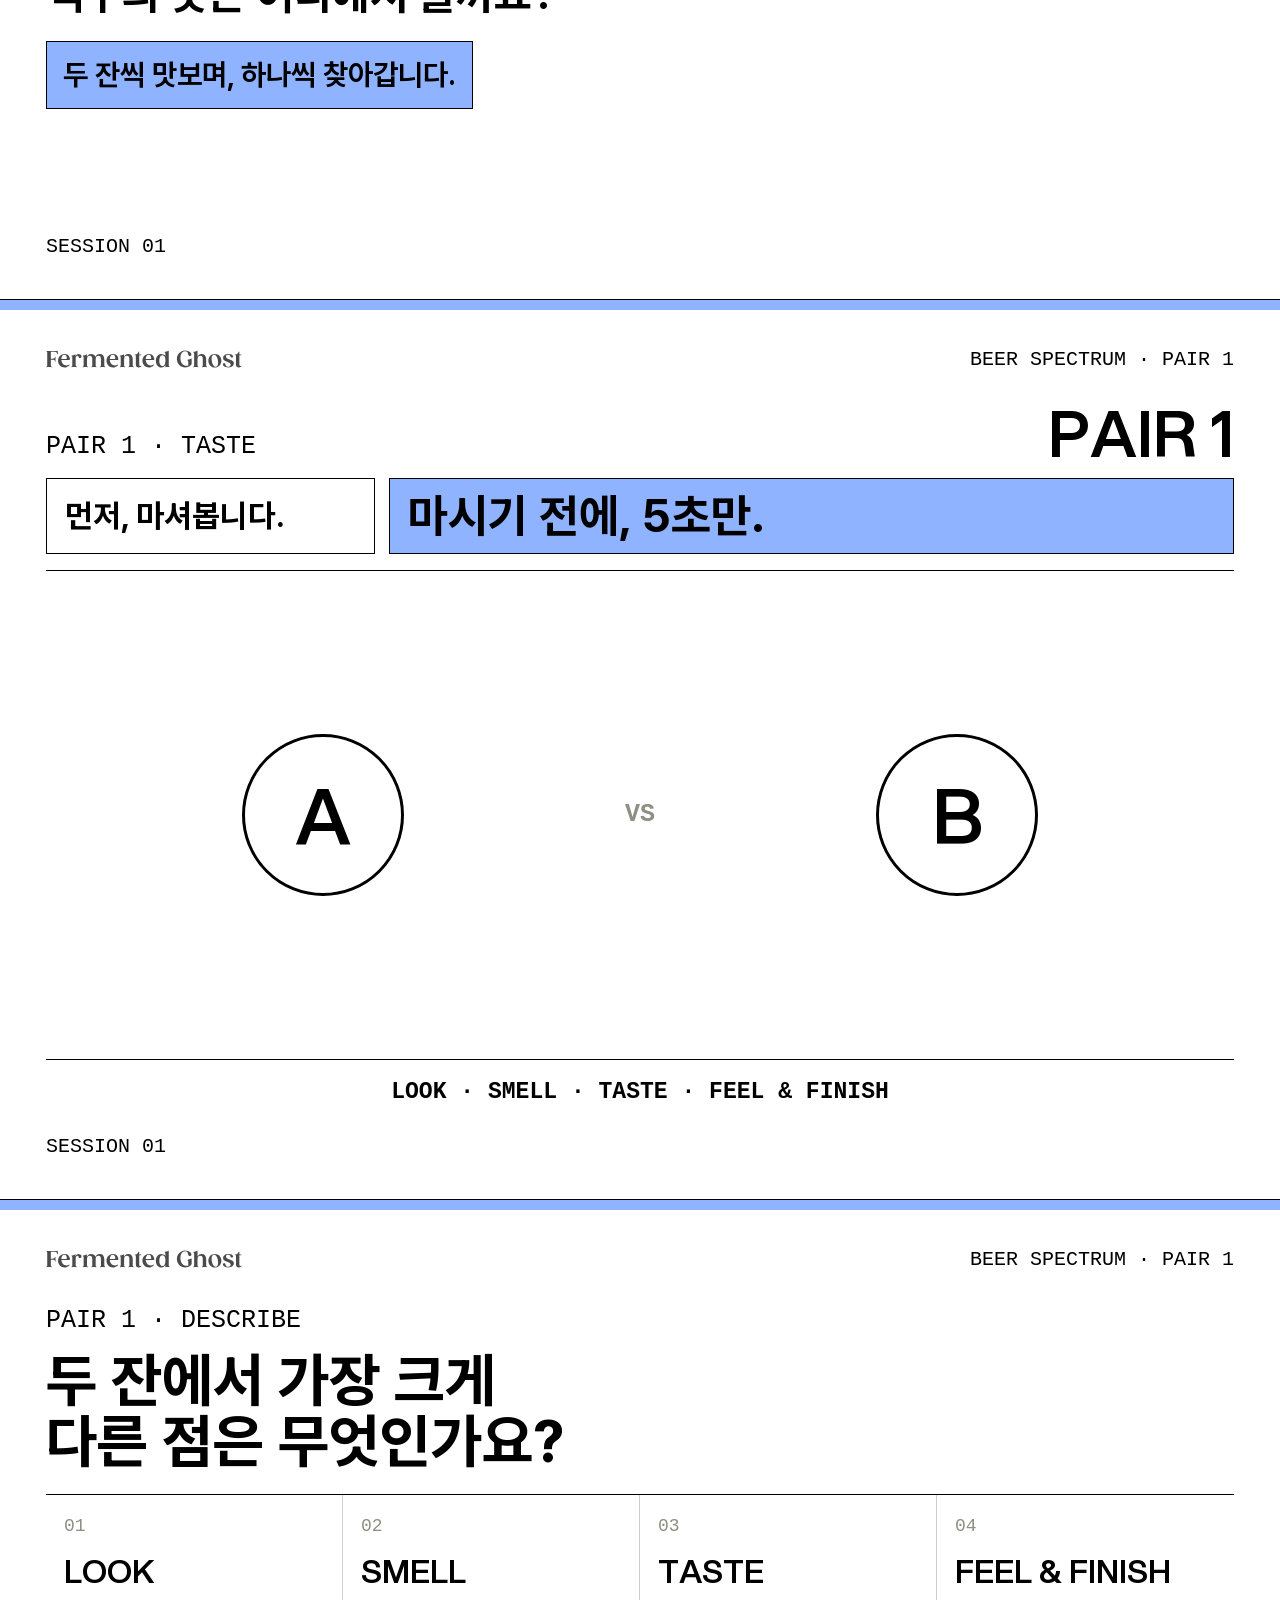
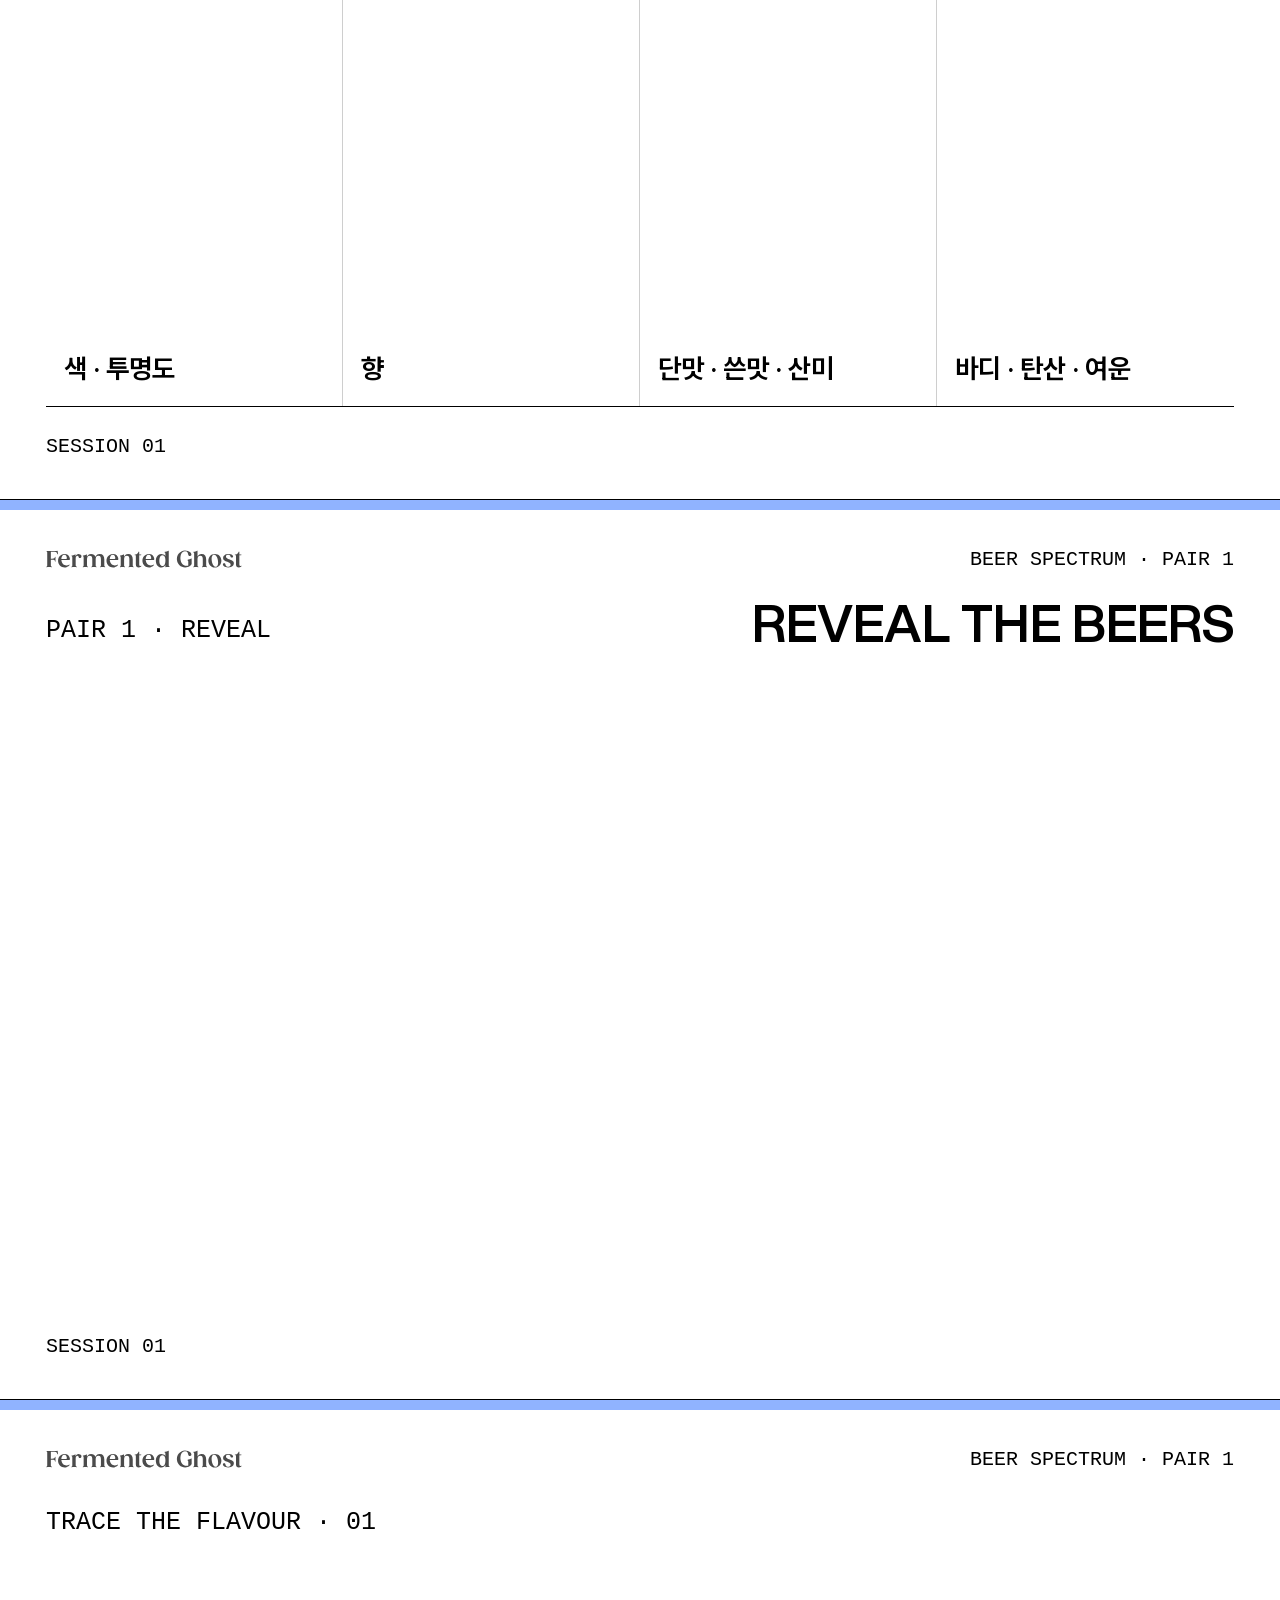
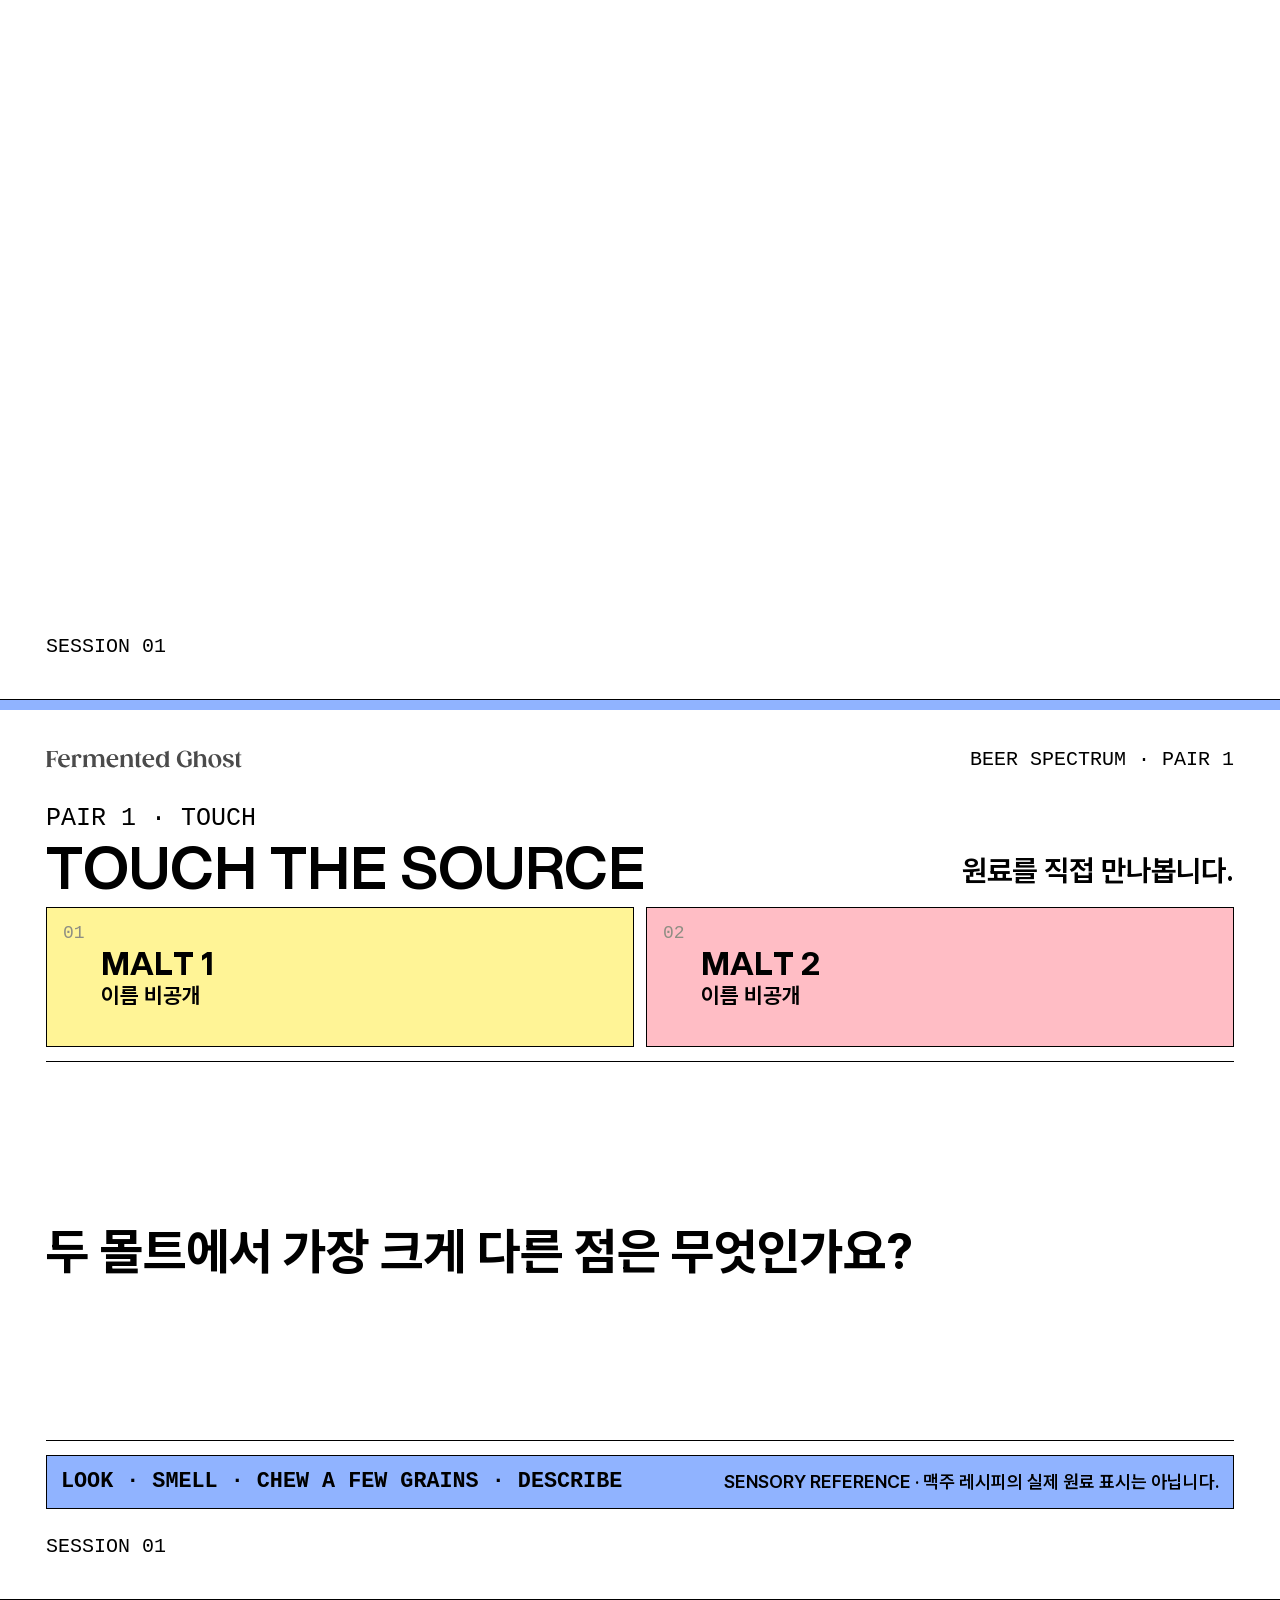
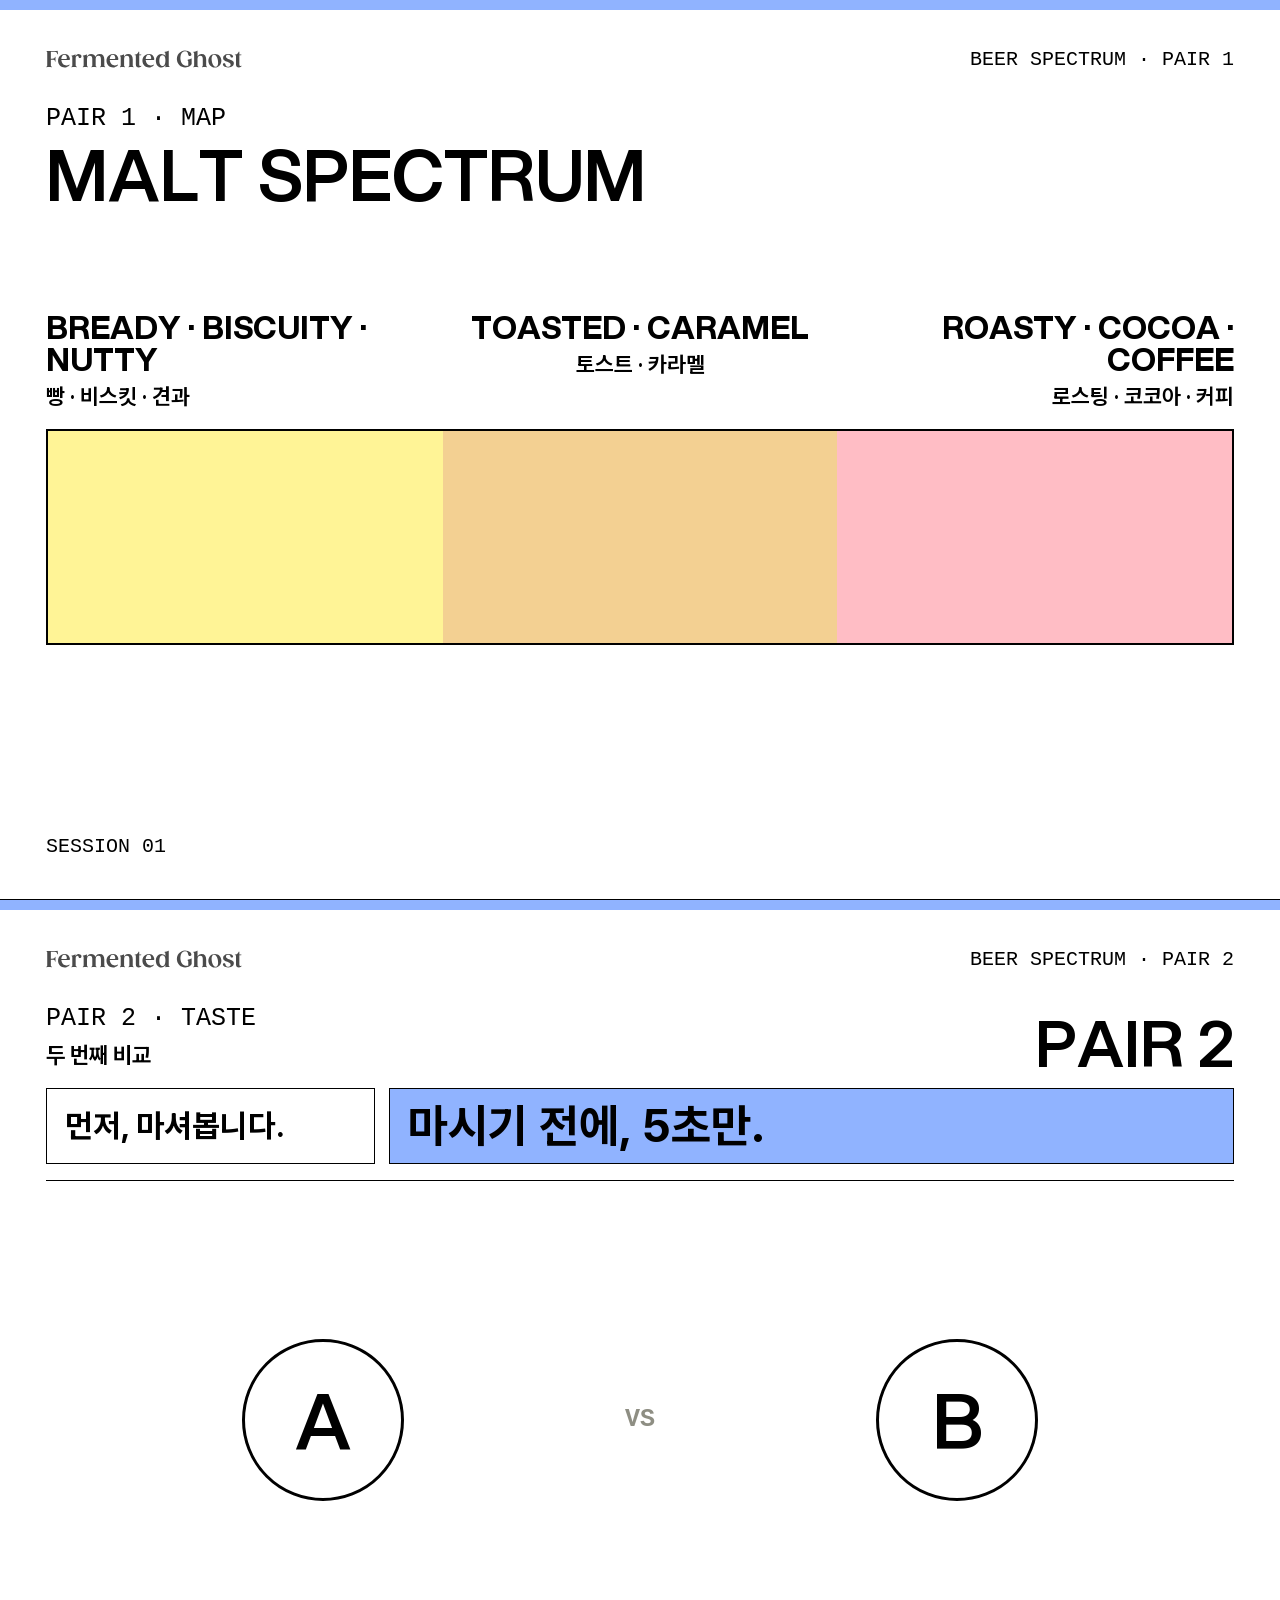
<file: polytech-01/index.html>
<!doctype html>
<html lang="ko">
  <head>
    <meta charset="utf-8">
    <meta name="viewport" content="width=device-width, initial-scale=1">
    <title>Session 01 Beer Compass</title>
    <link rel="icon" href="data:,">
    <link rel="stylesheet" href="../polytech-assets/slides.css?v=20260823-47">
  </head>
  <body style="--slide-accent: var(--culture-bacteria-blue); --slide-soft: var(--culture-pale-lab-blue);">
    <main class="deck-shell">
      <section class="slide course-journey-slide" id="S00" data-sequence-reveal data-reveal-count="3" aria-label="Beer Culinary Lab 4주 과정 안내">
        <header class="slide-header">
          <span class="slide-brand">Fermented Ghost</span>
          <span>Course Journey</span>
        </header>
        <div class="slide-body course-journey-layout">
          <div class="course-journey-heading">
            <div class="course-journey-identity story-reveal" data-reveal-step="0">
              <p class="eyebrow course-journey-meta"><span>수제맥주제조운영</span><span>4 WEEKS · 5 SESSIONS</span></p>
              <h1 class="type-display course-journey-title">BEER CULINARY LAB</h1>
            </div>
            <div class="course-journey-route story-reveal" data-reveal-step="1">
              <h2 class="type-display course-journey-headline">TASTE → BREW → WATCH → READ → PAIR</h2>
              <p class="course-journey-summary">한 달 동안, 한 잔의 맥주를 원료 · 공정 · 발효 · 감각 · 음식의 연결로 따라갑니다.</p>
            </div>
          </div>

          <ol class="course-journey-track story-reveal" data-reveal-step="2" aria-label="5개 세션의 연결된 여정">
            <li class="course-journey-stage course-journey-stage-1">
              <span class="course-journey-number">01</span>
              <div class="course-journey-name"><strong>BEER COMPASS</strong></div>
              <em>TASTER</em>
              <p>차이를 발견합니다.</p>
            </li>
            <li class="course-journey-stage course-journey-stage-2">
              <span class="course-journey-number">02</span>
              <div class="course-journey-name"><strong>BEER IN THE MAKING</strong></div>
              <em>MAKER</em>
              <p>직접 만듭니다.</p>
            </li>
            <li class="course-journey-stage course-journey-stage-3">
              <span class="course-journey-number">03</span>
              <div class="course-journey-name"><strong>BEER IN TRANSITION</strong></div>
              <em>MAKER → TASTER</em>
              <p>변화를 따라갑니다.</p>
            </li>
            <li class="course-journey-stage course-journey-stage-4">
              <span class="course-journey-number">04</span>
              <div class="course-journey-name"><strong>READING THE GLASS</strong></div>
              <em>TASTER</em>
              <p>결과를 읽습니다.</p>
            </li>
            <li class="course-journey-stage course-journey-stage-5">
              <span class="course-journey-number">05</span>
              <div class="course-journey-name"><strong>BEYOND THE GLASS</strong><span class="course-journey-subtitle">BEER PAIRING TABLE</span></div>
              <em>CURATOR</em>
              <p>음식과 페어링합니다.</p>
            </li>
          </ol>

          <div class="course-participation story-reveal" data-reveal-step="3">
            <div class="course-participation-invite">
              <strong>TALK · ASK · COMPARE</strong>
              <p>질문하고, 대답하고,<br>서로 다르게 느낀 것을 편하게 나눠주세요.</p>
            </div>
            <div class="course-participation-close">
              <p>서로의 감각을 나눌수록<br>더 재미있는 수업입니다.</p>
              <div class="course-qr" aria-label="학생용 강의자료 링크">
                <img src="./assets/images/polytech-01-qr.png" alt="강의자료를 여는 QR 코드">
                <span>강의자료 열기</span>
              </div>
            </div>
          </div>
        </div>
        <footer class="slide-footer">
          <span>Beer Culinary Lab</span>
        </footer>
      </section>

      <section class="slide cold-open-slide" id="S01" aria-label="맥주 — Session 1 cold open">
        <header class="slide-header">
          <span class="slide-brand">Fermented Ghost</span>
          <span>Session 01 · Opening</span>
        </header>
        <div class="slide-body cold-open-layout">
          <h1 class="type-display cold-open-word">맥주</h1>
        </div>
        <footer class="slide-footer">
          <span>Session 01</span>
        </footer>
      </section>

      <section class="slide association-map-slide" id="S02" data-sequence-reveal data-reveal-count="4">
        <header class="slide-header">
          <span class="slide-brand">Fermented Ghost</span>
          <span>Beer Compass</span>
        </header>
        <div class="slide-body association-map-layout">
          <p class="eyebrow">아마, 이런 장면.</p>
          <div class="association-map" role="group" aria-label="익숙한 맥주의 연상 지도">
            <div class="association-boundary" aria-hidden="true"></div>
            <strong class="association-center">맥주</strong>
            <span class="association-word word-weight-5 word-ring-1 word-position-1-1" data-reveal-step="1">차갑다</span>
            <span class="association-word word-weight-5 word-ring-1 word-position-1-2" data-reveal-step="1">황금색</span>
            <span class="association-word word-weight-5 word-ring-1 word-position-1-3" data-reveal-step="1">투명하다</span>
            <span class="association-word word-weight-3 word-ring-2 word-position-2-1" data-reveal-step="2">시원하다</span>
            <span class="association-word word-weight-3 word-ring-2 word-position-2-2" data-reveal-step="2">거품</span>
            <span class="association-word word-weight-3 word-ring-2 word-position-2-3" data-reveal-step="2">치킨</span>
            <span class="association-word word-weight-3 word-ring-2 word-position-2-4" data-reveal-step="2">회식</span>
            <span class="association-word word-weight-3 word-ring-2 word-position-2-5" data-reveal-step="2">건배</span>
            <span class="association-word word-weight-1 word-ring-3 word-position-3-1" data-reveal-step="3">여름밤</span>
            <span class="association-word word-weight-1 word-ring-3 word-position-3-2" data-reveal-step="3">퇴근 후</span>
            <span class="association-word word-weight-1 word-ring-3 word-position-3-3" data-reveal-step="3">친구</span>
            <span class="association-word word-weight-1 word-ring-3 word-position-3-4" data-reveal-step="3">편의점</span>
            <span class="association-word word-weight-1 word-ring-3 word-position-3-5" data-reveal-step="3">야구장</span>
            <span class="association-word word-weight-1 word-ring-3 word-position-3-6" data-reveal-step="3">삼겹살</span>
          </div>
          <p class="association-final" data-reveal-step="4">맞습니다. 이것도 맥주입니다.</p>
        </div>
        <footer class="slide-footer">
          <span>Session 01</span>
        </footer>
      </section>

      <section class="slide world-expansion-slide" id="S03" data-sequence-reveal data-reveal-count="2">
        <header class="slide-header">
          <span class="slide-brand">Fermented Ghost</span>
          <span>Beer Compass</span>
        </header>
        <div class="slide-body world-expansion-layout">
          <div class="world-expansion-copy">
            <p class="eyebrow world-reveal" data-reveal-step="0">맥주는 한 장면보다 넓습니다.</p>
            <h2 class="type-display world-expansion-headline world-reveal" data-reveal-step="1">3 PAIRS ·<br>6 BEERS ·<br>1 MAP</h2>
            <p class="world-expansion-body world-reveal" data-reveal-step="2">오늘, 여섯 잔으로 그 세계의 입구를 엽니다.</p>
          </div>
          <figure class="world-expansion-photo world-reveal" data-reveal-step="0">
            <img src="./assets/images/beer-diversity-six-glasses.webp" alt="색과 투명도, 거품과 잔 형태가 서로 다른 여섯 잔의 맥주">
          </figure>
        </div>
        <footer class="slide-footer">
          <span>Session 01</span>
        </footer>
      </section>

      <section class="slide profile-story-slide" id="S04" data-sequence-reveal data-reveal-count="2">
        <header class="slide-header">
          <span class="slide-brand">Fermented Ghost</span>
          <span>Beer Compass</span>
        </header>
        <div class="slide-body profile-story-layout">
          <div class="profile-story-copy">
            <p class="eyebrow story-reveal" data-reveal-step="0">YOUR GUIDE</p>
            <h2 class="type-display profile-story-name story-reveal" data-reveal-step="0">김미연</h2>
            <p class="profile-story-body story-reveal" data-reveal-step="0">맥주를 읽고, 가르치고, 연결합니다.</p>
            <p class="profile-progression story-reveal" data-reveal-step="1">TASTE → TEACH → JUDGE → BUILD</p>
            <div class="profile-roles">
              <div class="profile-role story-reveal" data-reveal-step="1"><span>01</span><div><strong>KOREAN BEER SOMMELIER CHAMPION</strong><small>대한민국 비어 소믈리에 챔피언</small></div></div>
              <div class="profile-role story-reveal" data-reveal-step="1"><span>02</span><div><strong>BEER EDUCATOR</strong><small>맥주 전문 교육자</small></div></div>
              <div class="profile-role story-reveal" data-reveal-step="1"><span>03</span><div><strong>BEER COMPETITION JUDGE</strong><small>국제 맥주대회 심사위원</small></div></div>
              <div class="profile-role profile-role-founder story-reveal" data-reveal-step="2"><span>04</span><div><strong>FOUNDER, FERMENTED GHOST</strong><small>퍼멘티드 고스트 설립자 · 대표</small></div></div>
            </div>
          </div>
          <figure class="profile-story-photo story-reveal" data-reveal-step="0">
            <img src="./assets/images/mionie-your-guide.jpg" alt="맥주잔을 들고 Fermented Ghost 공간에 선 김미연">
          </figure>
        </div>
        <footer class="slide-footer">
          <span>Session 01</span>
        </footer>
      </section>

      <section class="slide brand-season-one-slide" id="S05" data-sequence-reveal data-reveal-count="2">
        <header class="slide-header">
          <span class="slide-brand">Fermented Ghost</span>
          <span>Beer Compass</span>
        </header>
        <div class="slide-body season-one-layout">
          <div class="season-one-copy">
            <p class="eyebrow story-reveal" data-reveal-step="0">FERMENTED GHOST · SEASON 1</p>
            <h2 class="type-display season-headline story-reveal" data-reveal-step="1">BEER<br>TASTING BAR</h2>
            <p class="season-one-body story-reveal" data-reveal-step="1">We curated beer experiences.</p>
            <div class="season-one-details story-reveal" data-reveal-step="2">
              <p class="season-connection-line">한 잔을 감각 · 상황 · 사람과 연결했습니다.</p>
              <div class="season-programs">
                <div class="season-program"><strong>TASTING COURSE</strong><span>테이스팅 코스</span></div>
                <div class="season-program"><strong>STORYTELLING</strong><span>맥주 스토리텔링</span></div>
                <div class="season-program"><strong>COMMUNITY</strong><span>커뮤니티 경험</span></div>
              </div>
            </div>
          </div>
          <div class="season-one-gallery story-reveal" data-reveal-step="0">
            <figure class="season-one-main-photo"><img src="./assets/images/fermented-ghost-season-1-interior.png" alt="성수동 Fermented Ghost 비어 테이스팅 바의 내부 공간"></figure>
            <figure class="season-one-sub-photo"><img src="./assets/images/fermented-ghost-season-1-exterior.png" alt="성수동 Fermented Ghost 비어 테이스팅 바의 외부 전경"></figure>
          </div>
        </div>
        <footer class="slide-footer">
          <span>Session 01</span>
        </footer>
      </section>

      <section class="slide brand-season-two-slide" id="S06" data-sequence-reveal data-reveal-count="3">
        <header class="slide-header">
          <span class="slide-brand">Fermented Ghost</span>
          <span>Beer Compass</span>
        </header>
        <div class="slide-body season-two-layout">
          <div class="season-two-copy">
            <p class="eyebrow story-reveal" data-reveal-step="0">FERMENTED GHOST · SEASON 2</p>
            <h2 class="type-display season-headline story-reveal" data-reveal-step="0">BEER<br>CULTURE STUDIO</h2>
            <p class="season-two-body story-reveal" data-reveal-step="0">LEARNING · SENSING · CONNECTING</p>
            <div class="season-axes">
              <div class="season-axis season-axis-1 story-reveal" data-reveal-step="1"><span>01</span><div><strong>BEER EDUCATION</strong><small>맥주 전문 교육 과정</small></div></div>
              <div class="season-axis season-axis-2 story-reveal" data-reveal-step="1"><span>02</span><div><strong>SENSORY TRAINING</strong><small>관능 &amp; 감각 훈련</small></div></div>
              <div class="season-axis season-axis-3 story-reveal" data-reveal-step="1"><span>03</span><div><strong>CURATED BEER EXPERIENCES</strong><small>맥주 경험 디자인</small></div></div>
            </div>
            <div class="season-wset story-reveal" data-reveal-step="2"><strong>WSET BEER</strong><span>국제 인증 자격 과정</span></div>
            <div class="season-transition story-reveal" data-reveal-step="3">
              <p>FROM CURATING BEER EXPERIENCES TO BUILDING BEER CULTURE</p>
            </div>
          </div>
          <div class="season-two-visual story-reveal" data-reveal-step="0">
            <figure class="season-two-photo"><img src="./assets/images/fermented-ghost-season-2-learning.jpg" alt="Fermented Ghost 공간에서 맥주 감각 교육을 진행하는 김미연과 수강생들"></figure>
            <figure class="season-two-inset story-reveal" data-reveal-step="2"><img src="./assets/images/fermented-ghost-wset-tasting-mat.jpg" alt="Fermented Ghost 시음 매트 위에 놓인 WSET Beer 테이스팅 글라스"></figure>
          </div>
        </div>
        <footer class="slide-footer">
          <span>Session 01</span>
        </footer>
      </section>

      <section class="slide tasting-lens-slide" id="S07" data-sequence-reveal data-reveal-count="7">
        <header class="slide-header">
          <span class="slide-brand">Fermented Ghost</span>
          <span>Tasting Lens</span>
        </header>
        <div class="slide-body tasting-lens-layout">
          <div class="tasting-lens-question">
            <p class="eyebrow story-reveal" data-reveal-step="0">TASTING LENS</p>
            <h2 class="tasting-lens-headline story-reveal" data-reveal-step="0">맥주 한 잔이 나오면 제일 먼저 뭘 하세요?</h2>
          </div>
          <div class="slow-down-message">
            <p class="slow-down-response story-reveal" data-reveal-step="1">마십니다.</p>
            <p class="type-display slow-down-memory story-reveal" data-reveal-step="2">마시기 전에, 5초만.</p>
          </div>
          <div class="tasting-framework">
            <div class="tasting-framework-steps">
              <div class="tasting-framework-step story-reveal" data-reveal-step="3"><span>01</span><strong>LOOK</strong><p>색 · 투명도 · 거품</p></div>
              <div class="tasting-framework-step story-reveal" data-reveal-step="4"><span>02</span><strong>SMELL</strong><p>어떤 향이 떠오르는가</p></div>
              <div class="tasting-framework-step story-reveal" data-reveal-step="5"><span>03</span><strong>TASTE</strong><p>단맛 · 쓴맛 · 산미 · 풍미</p></div>
              <div class="tasting-framework-step story-reveal" data-reveal-step="6"><span>04</span><strong>FEEL &amp; FINISH</strong><p>탄산 · 바디 · 여운</p></div>
            </div>
            <div class="tasting-framework-final story-reveal" data-reveal-step="7"><span>LOOK + SMELL + TASTE + FEEL &amp; FINISH</span><strong>= FLAVOR · 풍미</strong></div>
          </div>
        </div>
        <footer class="slide-footer">
          <span>Session 01</span>
        </footer>
      </section>

      <section class="slide tasting-board-slide" id="S08" data-sequence-reveal data-reveal-count="4">
        <header class="slide-header">
          <span class="slide-brand">Fermented Ghost</span>
          <span>Tasting Lens</span>
        </header>
        <div class="slide-body tasting-board-layout">
          <div class="tasting-board-heading story-reveal" data-reveal-step="0">
            <div class="tasting-board-eyebrow"><p class="eyebrow">TODAY’S TASTING BOARD</p><span>오늘의 테이스팅 보드</span></div>
            <h2 class="type-display tasting-board-headline">3 PAIRS · 6 BEERS</h2>
            <p class="tasting-board-body">오늘은 A와 B를 세 번 비교합니다.</p>
          </div>
          <div class="tasting-board story-reveal" data-reveal-step="0">
            <div class="tasting-board-row story-reveal" data-reveal-step="1">
              <strong class="tasting-board-pair">PAIR 1</strong>
              <div class="tasting-board-sample"><span>A</span></div>
              <span class="tasting-board-vs">VS</span>
              <div class="tasting-board-sample"><span>B</span></div>
            </div>
            <div class="tasting-board-row story-reveal" data-reveal-step="2">
              <strong class="tasting-board-pair">PAIR 2</strong>
              <div class="tasting-board-sample"><span>A</span></div>
              <span class="tasting-board-vs">VS</span>
              <div class="tasting-board-sample"><span>B</span></div>
            </div>
            <div class="tasting-board-row story-reveal" data-reveal-step="3">
              <strong class="tasting-board-pair">PAIR 3</strong>
              <div class="tasting-board-sample"><span>A</span></div>
              <span class="tasting-board-vs">VS</span>
              <div class="tasting-board-sample"><span>B</span></div>
            </div>
          </div>
          <p class="tasting-board-key story-reveal" data-reveal-step="4">세 번의 비교, 같은 질문.</p>
        </div>
        <footer class="slide-footer">
          <span>Session 01</span>
        </footer>
      </section>

      <section class="slide tasting-mindset-slide" id="S09" data-sequence-reveal data-reveal-count="5">
        <header class="slide-header">
          <span class="slide-brand">Fermented Ghost</span>
          <span>Tasting Lens</span>
        </header>
        <div class="slide-body tasting-mindset-layout">
          <div class="mindset-heading story-reveal" data-reveal-step="0">
            <div class="mindset-eyebrow"><p class="eyebrow">TASTING MINDSET</p><span>테이스팅의 태도</span></div>
            <div class="mindset-equation" aria-live="polite">
              <h2 class="mindset-equation-equal">느낀 것 = 좋아한 것?</h2>
              <h2 class="mindset-equation-not">느낀 것 ≠ 좋아한 것</h2>
            </div>
          </div>
          <div class="mindset-columns">
            <article class="mindset-column mindset-column-1 story-reveal" data-reveal-step="2">
              <span>01</span><strong>OBSERVE</strong><small>관찰</small>
              <h3><span class="mindset-quote" aria-hidden="true">“</span>무엇이 다르게 느껴졌나요?<span class="mindset-quote" aria-hidden="true">”</span></h3><p>B가 A보다 향이 더 강하게 느껴진다.</p>
            </article>
            <article class="mindset-column mindset-column-2 story-reveal" data-reveal-step="3">
              <span>02</span><strong>INFER</strong><small>추정</small>
              <h3><span class="mindset-quote" aria-hidden="true">“</span>왜 그럴까요?<span class="mindset-quote" aria-hidden="true">”</span></h3><p>원료나 만드는 방식의 차이일 수 있다.</p>
            </article>
            <article class="mindset-column mindset-column-3 story-reveal" data-reveal-step="4">
              <span>03</span><strong>PREFER</strong><small>선호</small>
              <h3><span class="mindset-quote" aria-hidden="true">“</span>나는 어느 쪽이 더 좋나요?<span class="mindset-quote" aria-hidden="true">”</span></h3><p>나는 A가 더 좋다.</p>
            </article>
          </div>
          <div class="mindset-memory story-reveal" data-reveal-step="5"><strong>좋아하지 않아도, 잘 볼 수 있습니다.</strong><span>먼저 관찰하고 → 이유를 생각하고 → 마지막에 취향을 말합니다.</span></div>
        </div>
        <footer class="slide-footer">
          <span>Session 01</span>
        </footer>
      </section>

      <section class="slide section-question-slide" id="S10">
        <header class="slide-header">
          <span class="slide-brand">Fermented Ghost</span>
          <span>Beer Spectrum</span>
        </header>
        <div class="slide-body section-question-layout">
          <p class="eyebrow">BEER SPECTRUM</p>
          <h2 class="type-display section-question-headline">WHERE DOES<br>BEER'S FLAVOUR<br>COME FROM?</h2>
          <p class="section-question-body">맥주의 맛은 어디에서 올까요?</p>
          <p class="section-question-key">두 잔씩 맛보며, 하나씩 찾아갑니다.</p>
        </div>
        <footer class="slide-footer">
          <span>Session 01</span>
        </footer>
      </section>

      <section class="slide pair-taste-slide" id="S11">
        <header class="slide-header">
          <span class="slide-brand">Fermented Ghost</span>
          <span>Beer Spectrum · Pair 1</span>
        </header>
        <div class="slide-body pair-taste-layout">
          <div class="pair-taste-heading"><div><p class="eyebrow">PAIR 1 · TASTE</p></div><h2 class="type-display">PAIR 1</h2></div>
          <div class="pair-taste-action"><p>먼저, 마셔봅니다.</p><strong>마시기 전에, 5초만.</strong></div>
          <div class="pair-taste-samples" aria-label="A versus B blind tasting comparison">
            <div><span>A</span></div><strong>VS</strong><div><span>B</span></div>
          </div>
          <p class="pair-taste-reminder">LOOK · SMELL · TASTE · FEEL &amp; FINISH</p>
        </div>
        <footer class="slide-footer">
          <span>Session 01</span>
        </footer>
      </section>

      <section class="slide pair-describe-slide" id="S12">
        <header class="slide-header">
          <span class="slide-brand">Fermented Ghost</span>
          <span>Beer Spectrum · Pair 1</span>
        </header>
        <div class="slide-body pair-describe-layout">
          <div><p class="eyebrow">PAIR 1 · DESCRIBE</p><h2 class="pair-describe-headline">두 잔에서 가장 크게<br>다른 점은 무엇인가요?</h2></div>
          <div class="pair-describe-cues">
            <div class="pair-describe-cue pair-describe-cue-1"><span>01</span><strong>LOOK</strong><p>색 · 투명도</p></div>
            <div class="pair-describe-cue pair-describe-cue-2"><span>02</span><strong>SMELL</strong><p>향</p></div>
            <div class="pair-describe-cue pair-describe-cue-3"><span>03</span><strong>TASTE</strong><p>단맛 · 쓴맛 · 산미</p></div>
            <div class="pair-describe-cue pair-describe-cue-4"><span>04</span><strong>FEEL &amp; FINISH</strong><p>바디 · 탄산 · 여운</p></div>
          </div>
        </div>
        <footer class="slide-footer">
          <span>Session 01</span>
        </footer>
      </section>

      <section class="slide beer-product-reveal-slide" id="S13" data-sequence-reveal data-reveal-count="2">
        <header class="slide-header">
          <span class="slide-brand">Fermented Ghost</span>
          <span>Beer Spectrum · Pair 1</span>
        </header>
        <div class="slide-body beer-product-reveal-layout">
          <div class="beer-product-reveal-heading story-reveal" data-reveal-step="0"><p class="eyebrow">PAIR 1 · REVEAL</p><h2 class="type-display">REVEAL THE BEERS</h2></div>
          <div class="beer-product-grid">
            <article class="beer-product-card beer-product-card-a story-reveal" data-package-type="bottle" data-reveal-step="1">
              <span class="beer-product-letter">A</span>
              <figure><img src="./assets/images/beer-reveal-weltenburger-hell.png" alt="Weltenburger Kloster Hell bottle"></figure>
              <div class="beer-product-copy">
                <div class="beer-product-name"><strong>WELTENBURGER KLOSTER HELL</strong><span>벨텐부르크 클로스터 헬</span></div>
                <dl class="beer-product-meta">
                  <div><dt>BREWERY</dt><dd><strong>KLOSTERBRAUEREI WELTENBURG</strong><span>벨텐부르크 수도원 양조장</span></dd></div>
                  <div><dt>COUNTRY</dt><dd><strong>GERMANY</strong><span>독일</span></dd></div>
                  <div><dt>STYLE</dt><dd><strong>HELLES LAGER</strong><span>헬레스</span></dd></div>
                </dl>
                <div class="beer-product-abv"><span>ABV</span><strong>4.9%</strong></div>
              </div>
            </article>
            <article class="beer-product-card beer-product-card-b story-reveal" data-package-type="can" data-reveal-step="2">
              <span class="beer-product-letter">B</span>
              <figure><img src="./assets/images/beer-reveal-cigar-city-maduro.png" alt="Cigar City Maduro Brown Ale can"></figure>
              <div class="beer-product-copy">
                <div class="beer-product-name"><strong>MADURO BROWN ALE</strong><span>마두로 브라운 에일</span></div>
                <dl class="beer-product-meta">
                  <div><dt>BREWERY</dt><dd><strong>CIGAR CITY BREWING</strong><span>시가 시티 브루잉</span></dd></div>
                  <div><dt>COUNTRY</dt><dd><strong>USA</strong><span>미국</span></dd></div>
                  <div><dt>STYLE</dt><dd><strong>ENGLISH-STYLE BROWN ALE</strong><span>잉글리시 스타일 브라운 에일</span></dd></div>
                </dl>
                <div class="beer-product-abv"><span>ABV</span><strong>5.5%</strong></div>
              </div>
            </article>
          </div>
          
        </div>
        <footer class="slide-footer">
          <span>Session 01</span>
        </footer>
      </section>

      <section class="slide trace-focus-slide" id="S14" data-sequence-reveal data-reveal-count="2">
        <header class="slide-header">
          <span class="slide-brand">Fermented Ghost</span>
          <span>Beer Spectrum · Pair 1</span>
        </header>
        <div class="slide-body trace-focus-layout">
          <p class="eyebrow story-reveal" data-reveal-step="0">TRACE THE FLAVOUR · 01</p>
          <div class="trace-focus-word story-reveal" data-reveal-step="1"><h2 class="type-display">MALT</h2><span>맥아</span></div>
          <div class="trace-focus-copy story-reveal" data-reveal-step="2"><strong><span class="trace-focus-key-english">The Soul of Beer</span><span>맥주의 색과 곡물 풍미를 만드는 가장 큰 출발점</span></strong><p>두 맥주의 모든 차이가 몰트 때문이라는 뜻은 아닙니다.</p></div>
        </div>
        <footer class="slide-footer">
          <span>Session 01</span>
        </footer>
      </section>

      <section class="slide sensory-reference-touch-slide sensory-reference-touch-malt" id="S15" data-sequence-reveal data-reveal-count="3">
        <header class="slide-header">
          <span class="slide-brand">Fermented Ghost</span>
          <span>Beer Spectrum · Pair 1</span>
        </header>
        <div class="slide-body sensory-reference-touch-layout">
          <div class="sensory-reference-touch-heading"><p class="eyebrow">PAIR 1 · TOUCH</p><h2 class="type-display">TOUCH THE SOURCE</h2><span>원료를 직접 만나봅니다.</span></div>
          <div class="sensory-reference-samples">
            <article class="sensory-reference-sample sensory-reference-sample-1">
              <span>01</span>
              <div class="sensory-reference-hidden-copy"><strong>MALT 1</strong><span>이름 비공개</span></div>
              <div class="sensory-reference-category story-reveal" data-reveal-step="1"><strong>BASE MALT</strong><span>기본 맥아</span></div>
              <div class="sensory-reference-product story-reveal" data-reveal-step="2">
                <div><strong>BRIESS PALE ALE MALT</strong><span>브리스 페일 에일 몰트</span></div>
                <small>100g · SENSORY REFERENCE</small>
                <p><strong>BASE MALT</strong><span>기본 맥아</span></p>
              </div>
            </article>
            <article class="sensory-reference-sample sensory-reference-sample-2">
              <span>02</span>
              <div class="sensory-reference-hidden-copy"><strong>MALT 2</strong><span>이름 비공개</span></div>
              <div class="sensory-reference-category story-reveal" data-reveal-step="1"><strong>SPECIALTY MALT</strong><span>특수 맥아</span></div>
              <div class="sensory-reference-product story-reveal" data-reveal-step="2">
                <div><strong>BRIESS CHOCOLATE MALT 350L</strong><span>브리스 초콜릿 몰트 350L</span></div>
                <small>100g · SENSORY REFERENCE</small>
                <p><strong>ROASTED SPECIALTY MALT</strong><span>로스팅 특수 맥아</span></p>
              </div>
            </article>
          </div>
          <div class="sensory-reference-stage">
            <p class="sensory-reference-question sensory-reference-question-first">두 몰트에서 가장 크게 다른 점은 무엇인가요?</p>
            <p class="sensory-reference-question sensory-reference-question-guided story-reveal" data-reveal-step="1">어느 쪽은 빵 · 비스킷 · 견과에 가깝고,<br>어느 쪽은 로스팅 · 코코아 · 커피에 가까운가요?</p>
            <div class="sensory-reference-image story-reveal" data-reveal-step="3">
              <figure><img src="./assets/images/malt-types-cropped.jpg" alt="Base, kilned, crystal and roasted malt samples arranged from pale to dark"></figure>
              <div class="sensory-reference-image-copy">
                <div class="sensory-reference-labels">
                  <div><strong>BASE MALTS</strong><span>기본 맥아</span></div>
                  <div><strong>KILNED MALTS</strong><span>가열 맥아</span></div>
                  <div><strong>CRYSTAL MALTS</strong><span>크리스털(카라멜) 맥아</span></div>
                  <div><strong>ROASTED MALTS</strong><span>로스팅 맥아</span></div>
                </div>
                <p>가열 방식과 정도에 따라 맥아의 색과 풍미 방향이 달라집니다.</p>
              </div>
            </div>
          </div>
          <div class="sensory-reference-action"><strong>LOOK · SMELL · CHEW A FEW GRAINS · DESCRIBE</strong><span>SENSORY REFERENCE · 맥주 레시피의 실제 원료 표시는 아닙니다.</span></div>
        </div>
        <footer class="slide-footer">
          <span>Session 01</span>
        </footer>
      </section>

      <section class="slide reference-spectrum-slide reference-spectrum-three-zone reference-spectrum-has-inset" id="S16" data-sequence-reveal data-reveal-count="3">
        <header class="slide-header">
          <span class="slide-brand">Fermented Ghost</span>
          <span>Beer Spectrum · Pair 1</span>
        </header>
        <div class="slide-body reference-spectrum-layout">
          <div class="reference-spectrum-heading"><p class="eyebrow">PAIR 1 · MAP</p><div><h2 class="type-display">MALT SPECTRUM</h2></div></div>
          <div class="reference-spectrum-stage">
            <div class="reference-spectrum-map" style="--zone-count:3">
              <div class="reference-spectrum-labels">
                <div><strong>BREADY · BISCUITY · NUTTY</strong><span>빵 · 비스킷 · 견과</span></div>
                <div><strong>TOASTED · CARAMEL</strong><span>토스트 · 카라멜</span></div>
                <div><strong>ROASTY · COCOA · COFFEE</strong><span>로스팅 · 코코아 · 커피</span></div>
              </div>
              <div class="reference-spectrum-track" aria-label="Relative sensory spectrum">
                <span class="reference-spectrum-zone reference-spectrum-zone-1"></span>
                <span class="reference-spectrum-zone reference-spectrum-zone-2"></span>
                <span class="reference-spectrum-zone reference-spectrum-zone-3"></span>
                <span class="reference-spectrum-beer marker-a story-reveal" data-reveal-step="1" style="left:28%"><strong>A</strong></span>
                <span class="reference-spectrum-beer marker-b story-reveal" data-reveal-step="1" style="left:74%"><strong>B</strong></span>
                <span class="reference-spectrum-anchor anchor-a story-reveal" data-reveal-step="1" style="left:14%"><strong>BRIESS PALE ALE MALT</strong><small>브리스 페일 에일 몰트</small></span>
                <span class="reference-spectrum-anchor anchor-b story-reveal" data-reveal-step="1" style="left:88%"><strong>BRIESS CHOCOLATE MALT 350L</strong><small>브리스 초콜릿 몰트 350L</small></span>
              </div>
              
            </div>
            <aside class="malt-reference story-reveal" data-reveal-step="2">
              <div class="malt-reference-heading"><strong>REFERENCE · MALT FLAVOUR MAP</strong><span>맥아 풍미 참고 지도</span></div>
              <figure><img src="./assets/images/malt-flavour-map.png" alt="Malt flavour map showing malty, caramel, dried fruit, toasty and roasty categories"></figure>
              <div class="malt-reference-categories">
                <span><strong>MALTY</strong>몰티</span>
                <span><strong>CARAMEL</strong>카라멜</span>
                <span><strong>DRIED FRUIT</strong>건과일</span>
                <span><strong>TOASTY</strong>토스트</span>
                <span><strong>ROASTY</strong>로스티</span>
              </div>
              <p>이걸 외우는 게 아닙니다. 방금 여러분이 말한 풍미 언어가 더 넓은 맥아 풍미 지도 안에 있다는 것만 보세요.</p>
            </aside>
          </div>
          <p class="reference-spectrum-transition story-reveal" data-reveal-step="3">그런데 맥주의 맛을 만드는 목소리는 이것 하나뿐일까요?</p>
        </div>
        <footer class="slide-footer">
          <span>Session 01</span>
        </footer>
      </section>

      <section class="slide pair-taste-slide" id="S17">
        <header class="slide-header">
          <span class="slide-brand">Fermented Ghost</span>
          <span>Beer Spectrum · Pair 2</span>
        </header>
        <div class="slide-body pair-taste-layout">
          <div class="pair-taste-heading"><div><p class="eyebrow">PAIR 2 · TASTE</p><span>두 번째 비교</span></div><h2 class="type-display">PAIR 2</h2></div>
          <div class="pair-taste-action"><p>먼저, 마셔봅니다.</p><strong>마시기 전에, 5초만.</strong></div>
          <div class="pair-taste-samples" aria-label="A versus B blind tasting comparison">
            <div><span>A</span></div><strong>VS</strong><div><span>B</span></div>
          </div>
          <p class="pair-taste-reminder">LOOK · SMELL · TASTE · FEEL &amp; FINISH</p>
        </div>
        <footer class="slide-footer">
          <span>Session 01</span>
        </footer>
      </section>

      <section class="slide pair-describe-progressive-slide" id="S18" data-sequence-reveal data-reveal-count="2">
        <header class="slide-header">
          <span class="slide-brand">Fermented Ghost</span>
          <span>Beer Spectrum · Pair 2</span>
        </header>
        <div class="slide-body pair-describe-progressive-layout">
          <div class="pair-describe-progressive-heading">
            <div class="paired-eyebrow"><p class="eyebrow">PAIR 2 · DESCRIBE</p><span>차이를 말해봅니다</span></div>
            <h2>두 잔에서 가장 크게<br>다른 점은 무엇인가요?</h2>
            <p class="pair-describe-reminder"><strong>OBSERVE FIRST</strong><span>먼저 관찰합니다.</span></p>
          </div>
          <div class="pair-describe-progressive-stage">
            <div class="pair-describe-progressive-cues story-reveal" data-reveal-step="1">
              <div><span>01</span><strong>LOOK</strong><p>색 · 투명도</p></div>
              <div><span>02</span><strong>SMELL</strong><p>향</p></div>
              <div><span>03</span><strong>TASTE</strong><p>단맛 · 쓴맛 · 산미</p></div>
              <div><span>04</span><strong>FEEL &amp; FINISH</strong><p>탄산 · 바디 · 여운</p></div>
            </div>
            <p class="pair-describe-guided story-reveal" data-reveal-step="2">어느 잔은 허브와 꽃에 가깝고,<br>어느 잔은 자몽과 솔에 가까운가요?</p>
          </div>
        </div>
        <footer class="slide-footer">
          <span>Session 01</span>
        </footer>
      </section>

      <section class="slide beer-product-reveal-slide" id="S19" data-sequence-reveal data-reveal-count="2">
        <header class="slide-header">
          <span class="slide-brand">Fermented Ghost</span>
          <span>Beer Spectrum · Pair 2</span>
        </header>
        <div class="slide-body beer-product-reveal-layout">
          <div class="beer-product-reveal-heading story-reveal" data-reveal-step="0"><p class="eyebrow">PAIR 2 · REVEAL</p><h2 class="type-display">REVEAL THE BEERS</h2></div>
          <div class="beer-product-grid">
            <article class="beer-product-card beer-product-card-a story-reveal" data-package-type="bottle" data-reveal-step="1">
              <span class="beer-product-letter">A</span>
              <figure><img src="./assets/images/beer-reveal-weltenburger-pils.png" alt="Weltenburger Pils bottle"></figure>
              <div class="beer-product-copy">
                <div class="beer-product-name"><strong>WELTENBURGER PILS</strong><span>벨텐부르크 필스</span></div>
                <dl class="beer-product-meta">
                  <div><dt>BREWERY</dt><dd><strong>KLOSTERBRAUEREI WELTENBURG</strong><span>벨텐부르크 수도원 양조장</span></dd></div>
                  <div><dt>COUNTRY</dt><dd><strong>GERMANY</strong><span>독일</span></dd></div>
                  <div><dt>STYLE</dt><dd><strong>PILS</strong><span>필스</span></dd></div>
                </dl>
                <div class="beer-product-abv"><span>ABV</span><strong>4.9%</strong></div>
              </div>
            </article>
            <article class="beer-product-card beer-product-card-b story-reveal" data-package-type="can" data-reveal-step="2">
              <span class="beer-product-letter">B</span>
              <figure><img src="./assets/images/beer-reveal-sierra-nevada-pale-ale.png" alt="Sierra Nevada Pale Ale can"></figure>
              <div class="beer-product-copy">
                <div class="beer-product-name"><strong>SIERRA NEVADA PALE ALE</strong><span>시에라 네바다 페일 에일</span></div>
                <dl class="beer-product-meta">
                  <div><dt>BREWERY</dt><dd><strong>SIERRA NEVADA BREWING CO.</strong><span>시에라 네바다 브루잉</span></dd></div>
                  <div><dt>COUNTRY</dt><dd><strong>USA</strong><span>미국</span></dd></div>
                  <div><dt>STYLE</dt><dd><strong>AMERICAN PALE ALE</strong><span>아메리칸 페일 에일</span></dd></div>
                </dl>
                <div class="beer-product-abv"><span>ABV</span><strong>5.6%</strong></div>
              </div>
            </article>
          </div>
          
        </div>
        <footer class="slide-footer">
          <span>Session 01</span>
        </footer>
      </section>

      <section class="slide hop-trace-slide" id="S20" data-sequence-reveal data-reveal-count="4">
        <header class="slide-header">
          <span class="slide-brand">Fermented Ghost</span>
          <span>Beer Spectrum · Pair 2</span>
        </header>
        <div class="slide-body hop-trace-layout">
          <div class="hop-trace-copy">
            <div class="paired-eyebrow"><p class="eyebrow">TRACE THE FLAVOUR · 02</p><span>맛의 출처를 추적합니다</span></div>
            <div class="hop-trace-title"><h2 class="type-display">HOPS</h2><span>홉</span></div>
            <p class="hop-trace-question">홉은 맥주에서 무슨 일을 할까요?</p>
            <p class="hop-trace-guardrail">방금 두 맥주의 모든 차이가 홉 때문이라는 뜻은 아닙니다. 이번에는 그중 가장 크게 들리는 두 번째 목소리를 따라갑니다.</p>
          </div>
          <div class="hop-trace-visual">
            <figure class="hop-trace-hero story-reveal" data-reveal-step="1"><img src="./assets/images/hop-cone-yard.jpg" alt="홉밭에서 자라고 있는 초록색 홉 콘"><figcaption><strong>HOP CONE</strong><span>홉 콘</span><p>양조에는 주로 이 콘 형태의 꽃 부분을 사용합니다.</p></figcaption></figure>
            <figure class="hop-trace-harvest story-reveal" data-reveal-step="2"><img src="./assets/images/hop-harvest-context.jpg" alt="높은 홉 덩굴 사이에서 진행되는 홉 수확"><figcaption><strong>HOP HARVEST</strong><span>홉 수확</span></figcaption></figure>
            <div class="hop-trace-functions story-reveal" data-reveal-step="3">
              <p class="hop-trace-key">홉은 맥주에서 세 가지 중요한 일을 합니다.</p>
              <div class="hop-trace-roles">
                <div><strong>AROMA</strong><span>향</span><p>향을 더합니다.</p></div>
                <div><strong>BITTERNESS</strong><span>쓴맛</span><p>쓴맛을 더합니다.</p></div>
                <div><strong>PRESERVATION</strong><span>보존성</span><p>일부 미생물의 성장을 억제해 보존성에 기여합니다.</p></div>
              </div>
              <p class="hop-trace-supporting-copy">홉은 맥주에 향과 쓴맛을 더하고, 일부 미생물의 성장을 억제해 보존성을 높이는 데도 기여합니다.</p>
            </div>
            <p class="hop-trace-next story-reveal" data-reveal-step="4">그럼 같은 홉이라도 품종이 달라지면 향도 다를까요?</p>
          </div>
        </div>
        <footer class="slide-footer">
          <span>Session 01</span>
        </footer>
      </section>

      <section class="slide sensory-reference-touch-slide sensory-reference-touch-hop" id="S21" data-sequence-reveal data-reveal-count="3">
        <header class="slide-header">
          <span class="slide-brand">Fermented Ghost</span>
          <span>Beer Spectrum · Pair 2</span>
        </header>
        <div class="slide-body sensory-reference-touch-layout hop-sensory-layout">
          <div class="sensory-reference-touch-heading"><p class="eyebrow">PAIR 2 · TOUCH</p><h2 class="type-display">TOUCH THE SOURCE</h2><span>두 홉의 향을 직접 비교합니다.</span></div>
          <div class="hop-reference-cards">
            <article class="hop-reference-card hop-reference-card-1">
              <span class="hop-reference-number">01</span>
              <div class="hop-reference-content">
                <div class="hop-reference-blind"><strong>HOP 1</strong><span>이름 비공개</span></div>
                <div class="hop-reference-revealed" data-reveal-step="2">
                  <div class="hop-reference-name"><strong>HALLERTAUER TRADITION</strong><span>할러타우어 트라디치온</span></div>
                  <small>28g · SENSORY REFERENCE</small>
                  <p><strong>HERBAL · LIME · GRASSY</strong><span>허브 · 라임 · 풀</span></p>
                </div>
              </div>
            </article>
            <article class="hop-reference-card hop-reference-card-2">
              <span class="hop-reference-number">02</span>
              <div class="hop-reference-content">
                <div class="hop-reference-blind"><strong>HOP 2</strong><span>이름 비공개</span></div>
                <div class="hop-reference-revealed" data-reveal-step="2">
                  <div class="hop-reference-name"><strong>MOSAIC®</strong><span>모자이크</span></div>
                  <small>28g · SENSORY REFERENCE</small>
                  <p><strong>TANGERINE · TROPICAL · BERRY</strong><span>귤 · 열대과일 · 베리</span></p>
                </div>
              </div>
            </article>
          </div>
          <div class="hop-sensory-stage">
            <p class="sensory-reference-question sensory-reference-question-first">두 홉의 향에서 가장 크게 다른 점은 무엇인가요?</p>
            <p class="sensory-reference-question hop-sensory-guided story-reveal" data-reveal-step="1">어느 쪽은 허브 · 라임 · 풀에 가깝고,<br>어느 쪽은 귤 · 열대과일 · 베리에 가까운가요?</p>
            <p class="hop-sensory-key story-reveal" data-reveal-step="2">같은 홉이라도 품종에 따라 향의 방향은 크게 달라질 수 있습니다.</p>
            <div class="hop-sensory-next story-reveal" data-reveal-step="3">
              <p>그럼 방금 맡은 두 향과, 조금 전 마신 두 맥주를 같은 지도에서 보면 어떨까요?</p>
              <figure><img src="./assets/images/hop-lupulin-harvest.jpg" alt="Hands opening a fresh hop cone to reveal yellow lupulin inside"></figure>
            </div>
          </div>
          <div class="sensory-reference-action hop-sensory-action"><strong>SMELL · CRUSH GENTLY · DESCRIBE</strong><span>향을 맡고 · 가볍게 부수고 · 내 언어로 말합니다.</span><em>먹지 않습니다.</em></div>
          <p class="hop-sensory-caution">SENSORY REFERENCE · 맥주 레시피의 실제 원료 표시는 아닙니다.</p>
        </div>
        <footer class="slide-footer">
          <span>Session 01</span>
        </footer>
      </section>

      <section class="slide reference-spectrum-slide reference-spectrum-two-zone reference-spectrum-has-inset reference-spectrum-reference-first" id="S22" data-sequence-reveal data-reveal-count="3">
        <header class="slide-header">
          <span class="slide-brand">Fermented Ghost</span>
          <span>Beer Spectrum · Pair 2</span>
        </header>
        <div class="slide-body reference-spectrum-layout">
          <div class="reference-spectrum-heading"><p class="eyebrow">PAIR 2 · MAP</p><div><h2 class="type-display">HOP AROMA MAP</h2><span>홉 향의 방향을 지도에 놓습니다.</span></div></div>
          <div class="reference-spectrum-stage">
            <div class="reference-spectrum-map" style="--zone-count:2">
              <div class="reference-spectrum-labels">
                <div><strong>HERBAL · FLORAL · SPICY</strong><span>허브 · 꽃 · 스파이스</span></div>
                <div><strong>CITRUS · FRUITY · RESINOUS</strong><span>시트러스 · 과일 · 수지/솔</span></div>
              </div>
              <div class="reference-spectrum-track" aria-label="Relative sensory spectrum">
                <span class="reference-spectrum-zone reference-spectrum-zone-1"></span>
                <span class="reference-spectrum-zone reference-spectrum-zone-2"></span>
                <span class="reference-spectrum-beer marker-a reference-spectrum-beer-labeled story-reveal" data-reveal-step="2" style="left:30%"><strong>A</strong><small>WELTENBURGER PILS</small></span>
                <span class="reference-spectrum-beer marker-b reference-spectrum-beer-labeled story-reveal" data-reveal-step="2" style="left:72%"><strong>B</strong><small>SIERRA NEVADA PALE ALE</small></span>
                <span class="reference-spectrum-anchor anchor-a story-reveal" data-reveal-step="1" style="left:18%"><strong>HALLERTAUER TRADITION</strong><small>할러타우어 트라디치온</small></span>
                <span class="reference-spectrum-anchor anchor-b story-reveal" data-reveal-step="1" style="left:82%"><strong>MOSAIC®</strong><small>모자이크</small></span>
              </div>
              <p class="reference-spectrum-key story-reveal" data-reveal-step="2">같은 홉이라도 품종에 따라 향의 방향은 크게 달라질 수 있습니다.</p>
            </div>
            <aside class="malt-reference story-reveal" data-reveal-step="3">
              <div class="malt-reference-heading"><strong>REFERENCE · HOP AROMA PROFILE</strong><span>다양한 홉의 아로마 프로파일</span></div>
              <figure><img src="./assets/images/hop-aroma-profile.jpg" alt="여러 홉 아로마 축을 원형으로 보여주는 홉 아로마 프로파일"></figure>
              <div class="malt-reference-categories">
        
              </div>
              <p>홉의 향은 하나의 방향이 아니라 여러 아로마 축으로 펼쳐집니다.</p>
            </aside>
          </div>
          <p class="reference-spectrum-transition story-reveal" data-reveal-step="3">그런데 다음 두 잔의 차이는 원료만으로 설명하기 조금 어려워집니다.</p>
        </div>
        <footer class="slide-footer">
          <span>Session 01</span>
        </footer>
      </section>

      <section class="slide pair-taste-slide" id="S23">
        <header class="slide-header">
          <span class="slide-brand">Fermented Ghost</span>
          <span>Beer Spectrum · Pair 3</span>
        </header>
        <div class="slide-body pair-taste-layout">
          <div class="pair-taste-heading"><div><p class="eyebrow">PAIR 3 · TASTE</p><span>마지막 비교</span></div><h2 class="type-display">PAIR 3</h2></div>
          <div class="pair-taste-action"><p>먼저, 마셔봅니다.</p><strong>마시기 전에, 5초만.</strong></div>
          <div class="pair-taste-samples" aria-label="A versus B blind tasting comparison">
            <div><span>A</span></div><strong>VS</strong><div><span>B</span></div>
          </div>
          <p class="pair-taste-reminder">LOOK · SMELL · TASTE · FEEL &amp; FINISH</p>
        </div>
        <footer class="slide-footer">
          <span>Session 01</span>
        </footer>
      </section>

      <section class="slide pair-describe-open-slide" id="S24" data-sequence-reveal data-reveal-count="2">
        <header class="slide-header">
          <span class="slide-brand">Fermented Ghost</span>
          <span>Beer Spectrum · Pair 3</span>
        </header>
        <div class="slide-body pair-describe-progressive-layout pair-describe-open-layout">
          <div class="pair-describe-progressive-heading">
            <div class="paired-eyebrow"><p class="eyebrow">PAIR 3 · DESCRIBE</p><span>차이를 말해봅니다</span></div>
            <h2>두 잔에서 가장 크게<br>다른 점은 무엇인가요?</h2>
            <p class="pair-describe-reminder"><strong>OBSERVE FIRST</strong><span>먼저 관찰합니다.</span></p>
          </div>
          <div class="pair-describe-progressive-stage pair-describe-open-stage">
            <div class="pair-describe-progressive-cues story-reveal" data-reveal-step="1">
              <div><span>01</span><strong>LOOK</strong><p>색 · 투명도</p></div>
              <div><span>02</span><strong>SMELL</strong><p>향</p></div>
              <div><span>03</span><strong>TASTE</strong><p>단맛 · 쓴맛 · 산미</p></div>
              <div><span>04</span><strong>FEEL &amp; FINISH</strong><p>탄산 · 바디 · 여운</p></div>
            </div>
            <div class="pair-describe-open-followups story-reveal" data-reveal-step="2">
              <p><span>01</span>향에서 가장 먼저 떠오른 것은 무엇인가요?</p>
              <p><span>02</span>맛에서 두 잔을 가장 크게 가르는 것은 무엇인가요?</p>
              <p><span>03</span>마신 뒤 남는 느낌은 어떻게 다른가요?</p>
              <p><span>04</span>두 잔에 각각 한 단어씩 붙인다면?</p>
            </div>
          </div>
        </div>
        <footer class="slide-footer">
          <span>Session 01</span>
        </footer>
      </section>

      <section class="slide beer-product-reveal-slide beer-product-reveal-fermentation" id="S25" data-sequence-reveal data-reveal-count="3">
        <header class="slide-header">
          <span class="slide-brand">Fermented Ghost</span>
          <span>Beer Spectrum · Pair 3</span>
        </header>
        <div class="slide-body beer-product-reveal-layout">
          <div class="beer-product-reveal-heading story-reveal" data-reveal-step="0"><p class="eyebrow">PAIR 3 · REVEAL</p><h2 class="type-display">REVEAL THE BEERS</h2></div>
          <div class="beer-product-grid">
            <article class="beer-product-card beer-product-card-a story-reveal" data-package-type="bottle" data-reveal-step="1">
              <span class="beer-product-letter">A</span>
              <figure><img src="./assets/images/beer-reveal-weihenstephaner-hefeweissbier.png" alt="Weihenstephaner Hefeweissbier bottle"></figure>
              <div class="beer-product-copy">
                <div class="beer-product-name"><strong>WEIHENSTEPHANER HEFEWEISSBIER</strong><span>바이엔슈테판 헤페바이스비어</span></div>
                <dl class="beer-product-meta">
                  <div><dt>BREWERY</dt><dd><strong>BAYERISCHE STAATSBRAUEREI WEIHENSTEPHAN</strong><span>바이에른 주립 바이엔슈테판 양조장</span></dd></div>
                  <div><dt>COUNTRY</dt><dd><strong>GERMANY</strong><span>독일</span></dd></div>
                  <div><dt>STYLE</dt><dd><strong>HEFEWEISSBIER / HEFEWEIZEN</strong><span>헤페바이스비어</span></dd></div>
                </dl>
                <div class="beer-product-abv"><span>ABV</span><strong>5.4%</strong></div>
              </div>
            </article>
            <article class="beer-product-card beer-product-card-b story-reveal" data-package-type="bottle" data-reveal-step="2">
              <span class="beer-product-letter">B</span>
              <figure><img src="./assets/images/beer-reveal-boon-oude-geuze-750ml.png" alt="Oude Geuze Boon 750ml bottle"></figure>
              <div class="beer-product-copy">
                <div class="beer-product-name"><strong>OUDE GEUZE BOON</strong><span>오드 괴즈 분</span></div>
                <dl class="beer-product-meta">
                  <div><dt>BREWERY</dt><dd><strong>BROUWERIJ BOON</strong><span>분 양조장</span></dd></div>
                  <div><dt>COUNTRY</dt><dd><strong>BELGIUM</strong><span>벨기에</span></dd></div>
                  <div><dt>STYLE</dt><dd><strong>OUDE GEUZE</strong><span>오드 괴즈</span></dd></div>
                </dl>
                <div class="beer-product-abv"><span>ABV</span><strong>7.0%</strong></div>
              </div>
            </article>
          </div>
          <p class="beer-product-bridge story-reveal" data-reveal-step="3">그런데 이 둘은 왜 이렇게까지 다를까요?</p>
        </div>
        <footer class="slide-footer">
          <span>Session 01</span>
        </footer>
      </section>

      <section class="slide fermentation-trace-slide" id="S26" data-sequence-reveal data-reveal-count="3">
        <header class="slide-header">
          <span class="slide-brand">Fermented Ghost</span>
          <span>Beer Spectrum · Pair 3</span>
        </header>
        <div class="slide-body fermentation-trace-layout">
          <div class="fermentation-trace-heading">
            <div class="paired-eyebrow"><p class="eyebrow">TRACE THE FLAVOUR · 03</p><span>맛의 출처를 추적합니다</span></div>
            <div><h2 class="type-display">FERMENTATION</h2><span>발효</span></div>
          </div>
          <figure class="fermentation-trace-hero story-reveal" data-reveal-step="1"><img src="./assets/images/fermentation-yeast-magic.jpg" alt="발효 중 거품이 솟아오르는 플라스크"><figcaption><strong>THE MAGIC HAPPENS DURING FERMENTATION.</strong><span>발효하는 동안 새로운 향이 만들어집니다.</span></figcaption></figure>
          <div class="fermentation-trace-process story-reveal" data-reveal-step="2">
            <div class="fermentation-equation"><p>당 + 효모 → 알코올 + 탄산 <em>(+ 새로운 향)</em></p><small>SUGAR + YEAST → ALCOHOL + CO₂ <em>(+ NEW AROMAS)</em></small></div><p>효모와 다른 미생물이 당을 바꾸는 동안 알코올과 탄산뿐 아니라 다양한 향과 맛도 함께 만들어집니다.</p>
          </div>
          <p class="fermentation-trace-memory story-reveal" data-reveal-step="3">발효는 알코올만 만드는 과정이 아닙니다.<br>맥주의 향과 개성을 만들어냅니다.</p>
        </div>
        <footer class="slide-footer">
          <span>Session 01</span>
        </footer>
      </section>

      <section class="slide fermentation-paths-slide" id="S27" data-sequence-reveal data-reveal-count="3">
        <header class="slide-header">
          <span class="slide-brand">Fermented Ghost</span>
          <span>Beer Spectrum · Pair 3</span>
        </header>
        <div class="slide-body fermentation-paths-layout">
          <div class="fermentation-paths-heading"><p class="eyebrow">FERMENTATION · TWO PATHS</p><div><h2 class="type-display">TWO WAYS TO FERMENT</h2><span>서로 다른 발효의 출발</span></div></div>
          <div class="fermentation-paths-grid">
            <article class="fermentation-path fermentation-path-left">
              <figure><img src="./assets/images/fermentation-selected-yeast.jpg" alt="양조장에서 수확한 효모의 모습"></figure>
              <div class="fermentation-path-concept story-reveal" data-reveal-step="1"><strong>SELECTED YEAST</strong><span>선택한 효모를 넣는 발효</span><p>양조자가 선택한 효모를 넣어 발효를 시작합니다.</p><small>WEIHENSTEPHANER HEFEWEISSBIER</small></div>
              <div class="fermentation-path-flavour story-reveal" data-reveal-step="2"><strong>BANANA · CLOVE · FRUITY</strong><span>바나나 · 정향 · 과일 계열</span></div>
            </article>
            <article class="fermentation-path fermentation-path-right">
              <figure><img src="./assets/images/fermentation-coolship.webp" alt="양조장 환경에 열린 쿨십에서 식고 있는 맥즙"></figure>
              <div class="fermentation-path-concept story-reveal" data-reveal-step="1"><strong>SPONTANEOUS MIXED FERMENTATION</strong><span>자연 유입 미생물에 의한 혼합 발효</span><p>식힌 맥즙이 양조장 환경의 다양한 효모와 박테리아를 만나 발효를 시작합니다.</p><small>OUDE GEUZE BOON</small><em>여러 효모와 박테리아가 시간에 따라 관여하는 자연 유입 혼합 발효입니다.</em></div>
              <div class="fermentation-path-flavour story-reveal" data-reveal-step="2"><strong>TART · CITRUS · HAY · EARTHY</strong><span>산미 · 시트러스 · 건초 · 흙내음 계열</span><small>COOLSHIP → BARREL → TIME<br>쿨십 → 오크 배럴 → 시간</small></div>
            </article>
          </div>
          <p class="fermentation-paths-key story-reveal" data-reveal-step="3">누가 발효하느냐, 어떻게 발효를 시작하느냐에 따라 맥주의 향과 개성이 크게 달라질 수 있습니다.</p>
        </div>
        <footer class="slide-footer">
          <span>Session 01</span>
        </footer>
      </section>

      <section class="slide four-ingredients-slide" id="S28" data-sequence-reveal data-reveal-count="5">
        <header class="slide-header">
          <span class="slide-brand">Fermented Ghost</span>
          <span>Session 01 · Synthesis</span>
        </header>
        <div class="slide-body four-ingredients-layout">
          <div class="four-ingredients-heading">
            <p class="eyebrow">PUTTING IT TOGETHER</p>
            <div><h2 class="type-display">FOUR BASIC INGREDIENTS</h2><span>맥주의 네 가지 기본 원료</span></div>
          </div>
          <div class="four-ingredients-grid">
            <article class="four-ingredient-card four-ingredient-malt story-reveal" data-reveal-step="1"><span>01</span><div><strong>MALT</strong><em>맥아</em></div><p>당 · 색 · 곡물 풍미</p></article>
            <article class="four-ingredient-card four-ingredient-hops story-reveal" data-reveal-step="2"><span>02</span><div><strong>HOPS</strong><em>홉</em></div><p>쓴맛 · 향 · 보존성</p></article>
            <article class="four-ingredient-card four-ingredient-yeast story-reveal" data-reveal-step="3"><span>03</span><div><strong>YEAST</strong><em>효모</em></div><p>발효 · 알코올 · 탄산 · 새로운 향</p></article>
            <article class="four-ingredient-card four-ingredient-water story-reveal" data-reveal-step="4"><span>04</span><div><strong>WATER</strong><em>물</em></div><p>맥주의 대부분을 이루는 바탕</p></article>
          </div>
          <div class="four-ingredients-close story-reveal" data-reveal-step="5"><strong>네 가지 기본 원료 위에, 선택과 공정이 맥주의 개성을 만듭니다.</strong><p>그럼 이 원료들이 실제로 한 잔의 맥주가 되는 순서를 아주 크게만 한번 볼까요?</p></div>
        </div>
        <footer class="slide-footer">
          <span>Session 01</span>
        </footer>
      </section>

      <section class="slide brewing-process-slide" id="S29" data-sequence-reveal data-reveal-count="3">
        <header class="slide-header">
          <span class="slide-brand">Fermented Ghost</span>
          <span>Session 01 · Brew Day Preview</span>
        </header>
        <div class="slide-body brewing-process-layout">
          <div class="brewing-process-heading">
            <p class="eyebrow">BREWING PROCESS</p>
            <div><h2 class="type-display">FROM INGREDIENTS TO BEER</h2><span>원료가 맥주가 되는 큰 흐름</span></div>
          </div>
          <div class="brewing-process-general story-reveal" data-reveal-step="1">
            <figure class="brewing-process-figure"><img src="./assets/images/brewing-process-strip.webp" alt="맥아에서 발효와 포장까지 이어지는 맥주 양조 공정 일러스트"></figure>
            <ol class="brewing-process-steps">
              <li><span>01</span><div><strong>MALT</strong><em>맥아</em><p>곡물에서 맥주의 출발점을 준비합니다.</p></div></li>
              <li><span>02</span><div><strong>MASH / WORT</strong><em>당화 · 맥즙</em><p>맥아의 성분을 물에 풀어 발효할 수 있는 맥즙을 만듭니다.</p></div></li>
              <li><span>03</span><div><strong>BOIL + HOPS</strong><em>끓임 + 홉</em><p>맥즙을 끓이고 홉으로 쓴맛과 향의 방향을 더합니다.</p></div></li>
              <li><span>04</span><div><strong>COOL</strong><em>냉각</em><p>효모가 일할 수 있도록 빠르게 식힙니다.</p></div></li>
              <li><span>05</span><div><strong>FERMENT</strong><em>발효</em><p>효모가 당을 알코올 · CO₂ · 새로운 향으로 바꿉니다.</p></div></li>
              <li><span>06</span><div><strong>CONDITION &amp; PACKAGE</strong><em>숙성 · 포장</em><p>맛을 정돈한 뒤 병 · 캔 · 케그 등에 담습니다.</p></div></li>
            </ol>
          </div>
          <div class="our-brew-day our-brew-day-compact story-reveal" data-reveal-step="2">
            <div class="our-brew-day-label"><strong>OUR BREW DAY</strong><span>다음 주 우리가 직접 경험할 흐름</span></div>
            <div class="our-brew-day-flow"><div><strong>DME + WATER</strong><span>맥아추출물 + 물</span></div><b aria-hidden="true">→</b><div><strong>WORT</strong><span>맥즙</span></div><b aria-hidden="true">→</b><div><strong>BOIL + HOPS</strong><span>끓이고 홉 넣기</span></div><b aria-hidden="true">→</b><div><strong>COOL</strong><span>냉각</span></div><b aria-hidden="true">→</b><div><strong>PITCH YEAST</strong><span>효모 넣기</span></div><b aria-hidden="true">→</b><div><strong>FERMENT</strong><span>발효</span></div></div>
          </div>
          <p class="brewing-process-transition story-reveal" data-reveal-step="3">같은 기본 공정을 거치더라도, 무엇을 선택하느냐에 따라 서로 다른 맥주가 만들어집니다.</p>
        </div>
        <footer class="slide-footer">
          <span>Session 01</span>
        </footer>
      </section>

      <section class="slide three-team-preview-slide" id="S30" data-sequence-reveal data-reveal-count="4">
        <header class="slide-header">
          <span class="slide-brand">Fermented Ghost</span>
          <span>Session 02 · Preview</span>
        </header>
        <div class="slide-body three-team-preview-layout">
          <div class="three-team-preview-heading">
            <p class="eyebrow">NEXT WEEK · SESSION 02</p>
            <div><h2 class="type-display">THREE TEAMS.<br>THREE BEERS.</h2><span>세 팀이 서로 다른 세 가지 맥주를 만듭니다.</span></div>
          </div>
          <div class="three-team-grid">
            <article class="team-beer team-beer-1 story-reveal" data-reveal-step="1"><span class="team-number">01</span><div class="team-beer-name"><strong>HEFEWEIZEN</strong><span>헤페바이젠</span></div><div class="team-focus"><strong>FERMENTATION-LED</strong><span>발효 캐릭터에 집중</span></div><p><strong>FRUITY · SPICY</strong><span>과일 · 향신료</span></p></article>
            <article class="team-beer team-beer-2 story-reveal" data-reveal-step="2"><span class="team-number">02</span><div class="team-beer-name"><strong>AMERICAN PALE ALE</strong><span>아메리칸 페일 에일</span></div><div class="team-focus"><strong>HOP-LED</strong><span>홉의 향에 집중</span></div><p><strong>CITRUS · AROMATIC</strong><span>시트러스 · 향긋함</span></p></article>
            <article class="team-beer team-beer-3 story-reveal" data-reveal-step="3"><span class="team-number">03</span><div class="team-beer-name"><strong>BROWN ALE</strong><span>브라운 에일</span></div><div class="team-focus"><strong>MALT-LED</strong><span>맥아 풍미에 집중</span></div><p><strong>TOASTY · NUTTY</strong><span>토스트 · 견과</span></p></article>
          </div>
          <div class="three-team-close story-reveal" data-reveal-step="4"><strong>오늘 발견한 세 가지 목소리를, 다음 주에는 직접 만들어봅니다.</strong></div>
        </div>
        <footer class="slide-footer">
          <span>Session 01</span>
        </footer>
      </section>

      <section class="slide taster-maker-closing-slide" id="S31" data-sequence-reveal data-reveal-count="3">
        <header class="slide-header">
          <span class="slide-brand">Fermented Ghost</span>
          <span>Session 01 · Closing</span>
        </header>
        <div class="slide-body taster-maker-closing-layout">
          <p class="taster-maker-summary story-reveal" data-reveal-step="1">오늘은 맥주의 맛이 어디에서 오는지 찾아봤습니다.</p>
          <div class="taster-maker-next story-reveal" data-reveal-step="2"><strong>NEXT WEEK, WE BREW.</strong><span>다음 주에는 그 맛을 직접 만듭니다.</span></div>
          <h2 class="type-display taster-maker-final story-reveal" data-reveal-step="3">TASTER → MAKER</h2>
        </div>
        <footer class="slide-footer">
          <span>Session 01</span>
        </footer>
      </section>
    </main>
    <div class="progress" aria-hidden="true"></div>
    <div class="slide-counter" aria-live="polite"></div>
    <script src="../polytech-assets/slides.js"></script>
  </body>
</html>
</file>
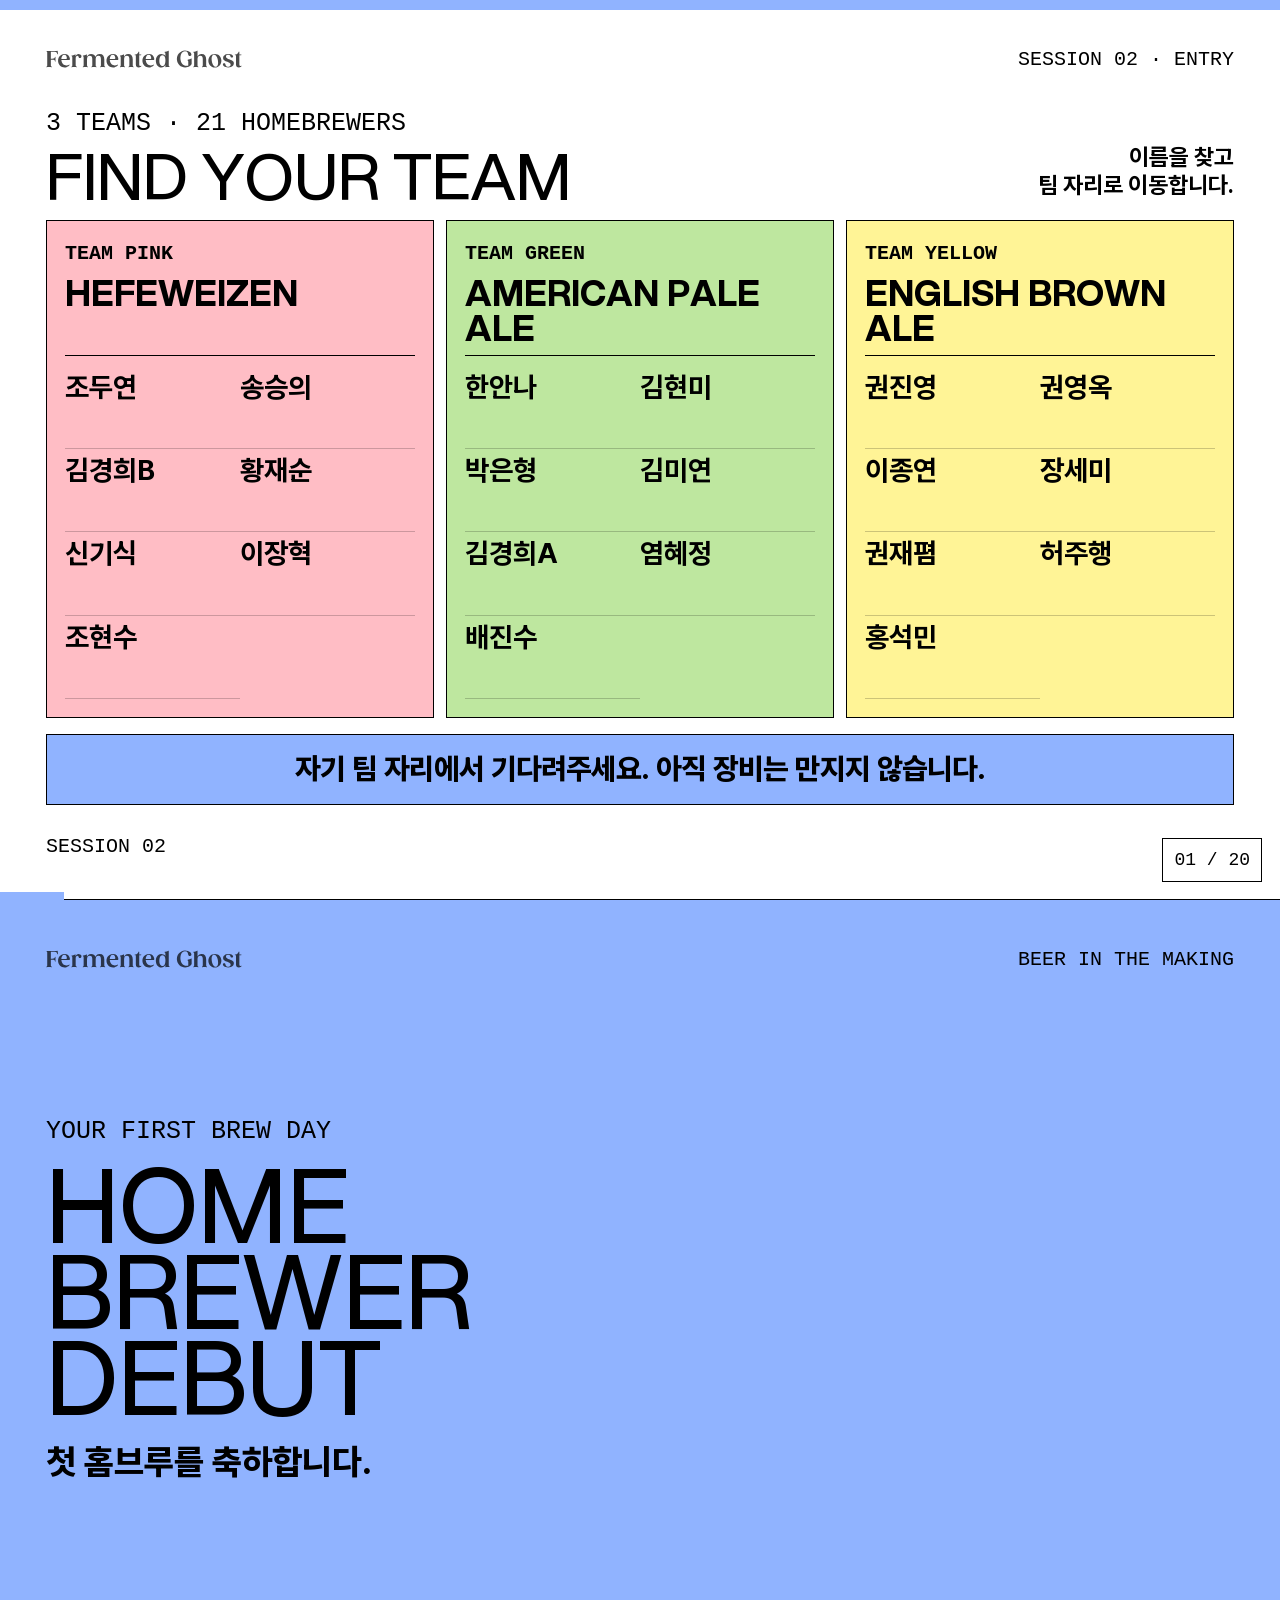
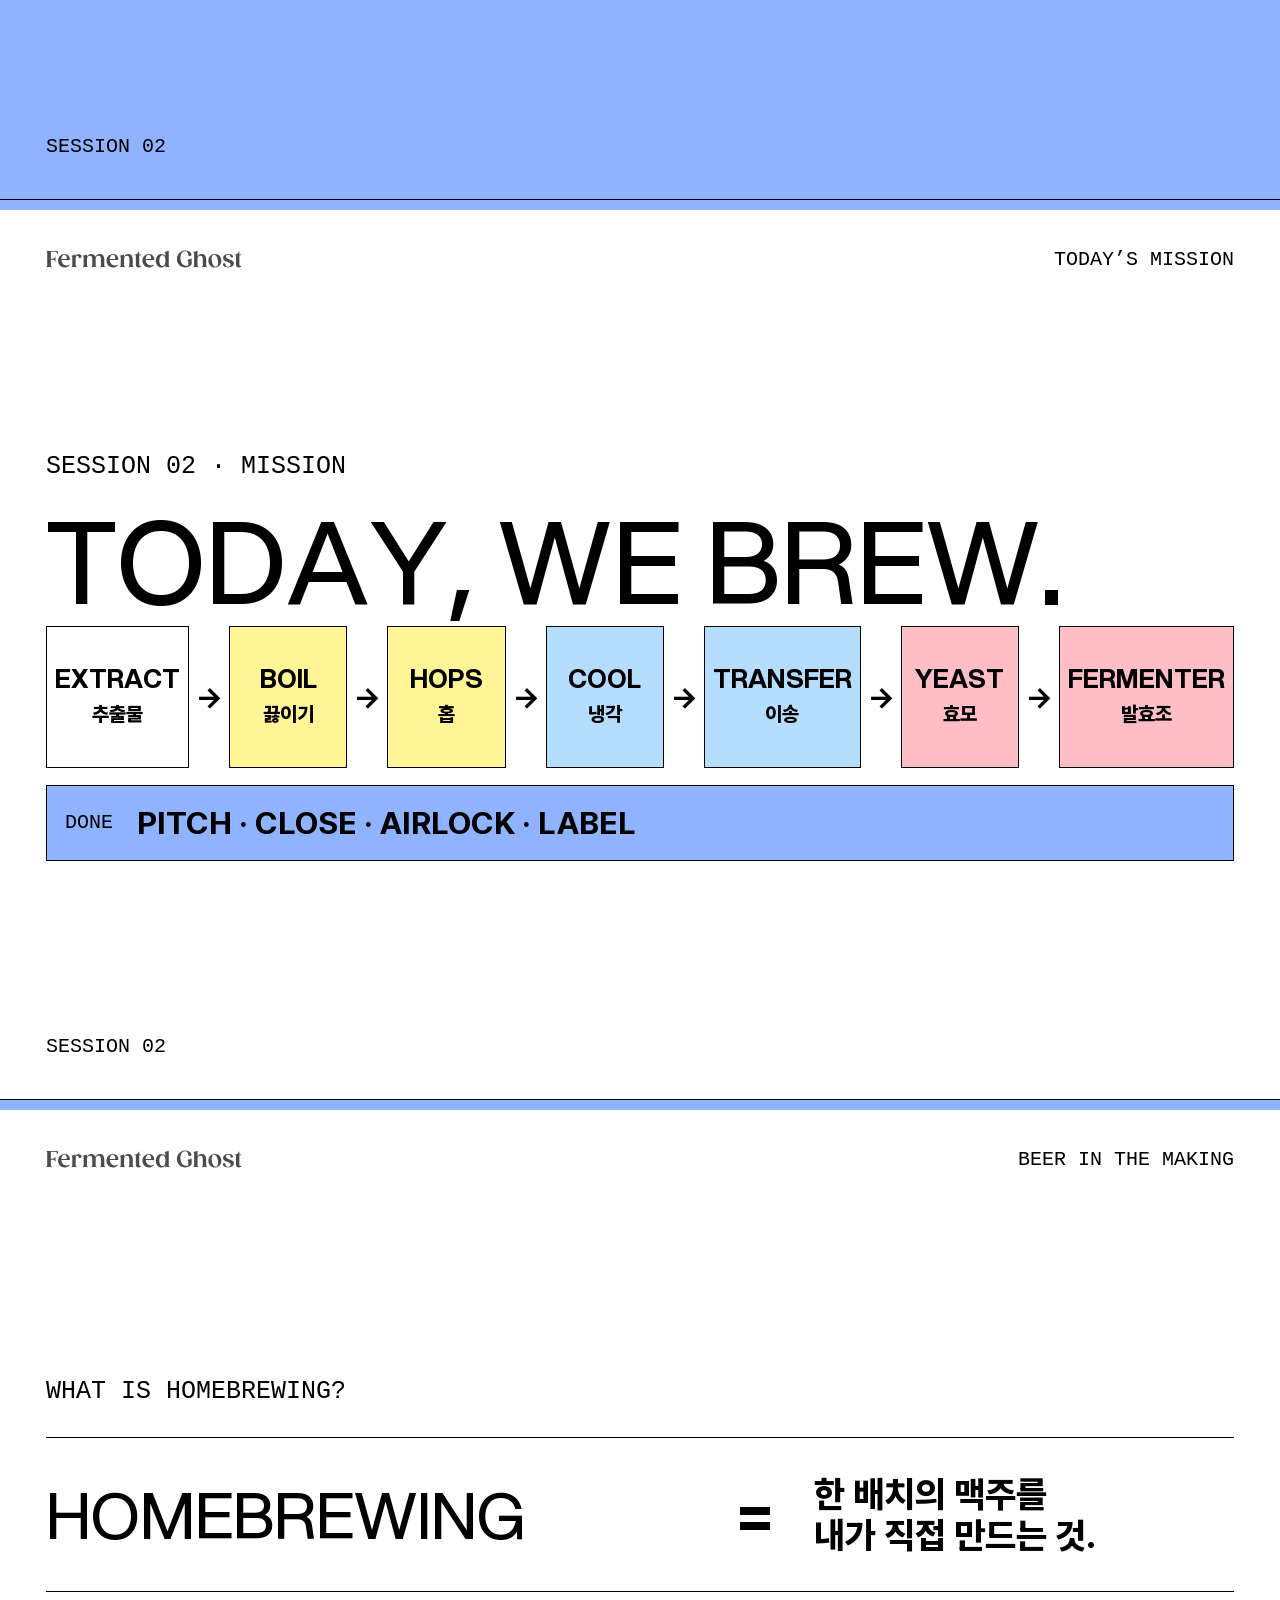
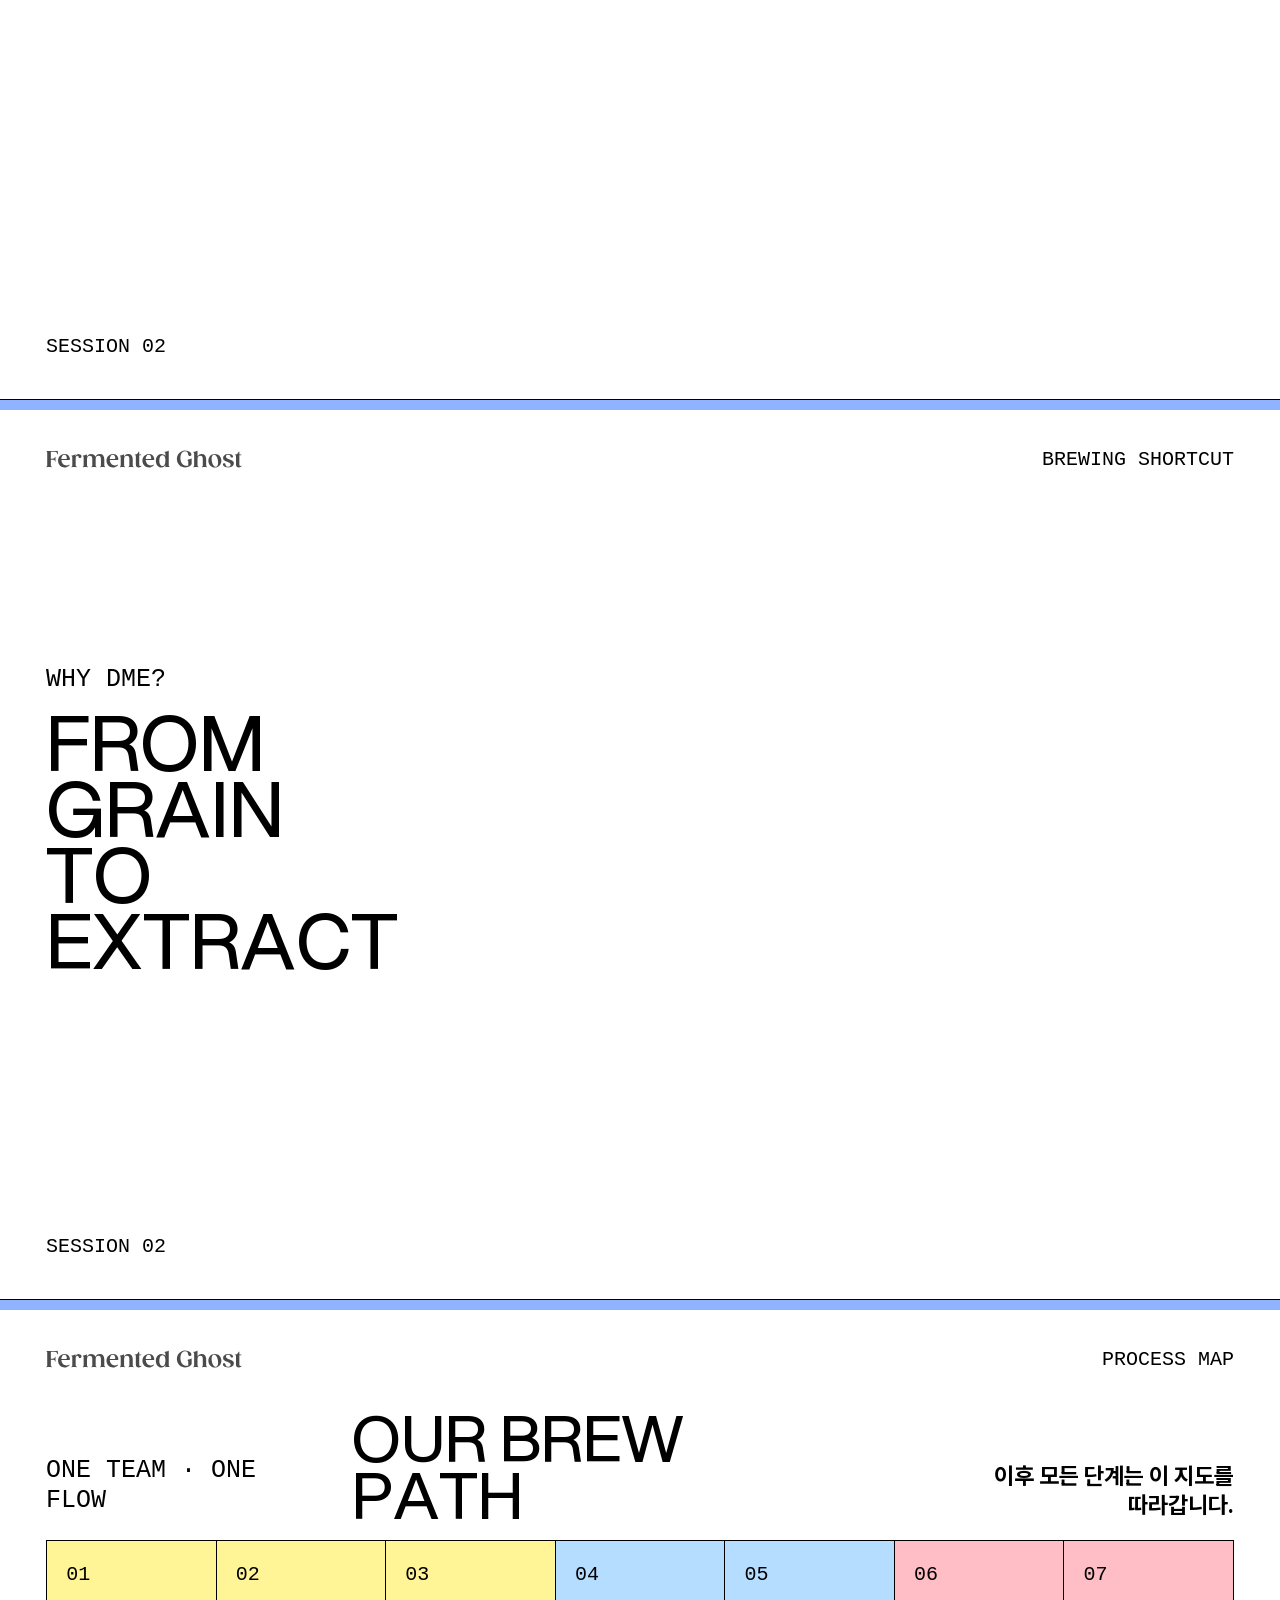
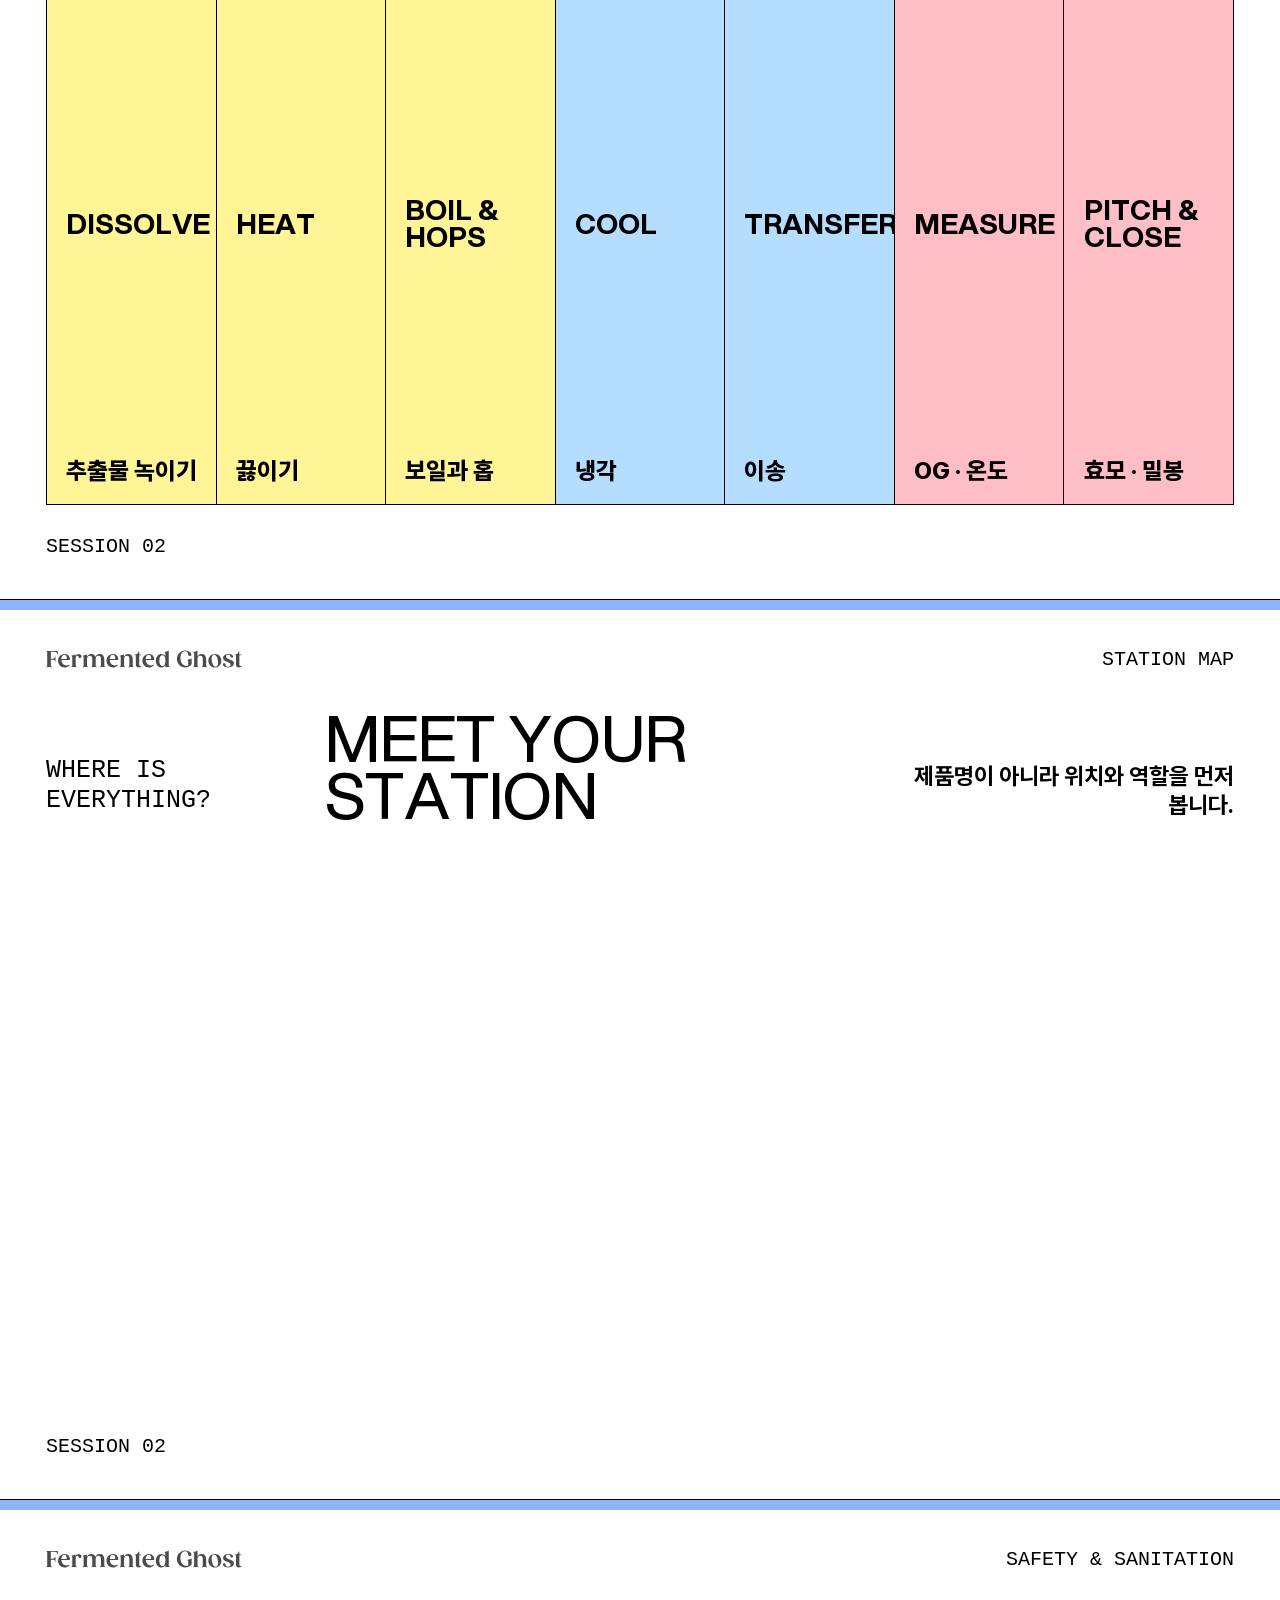
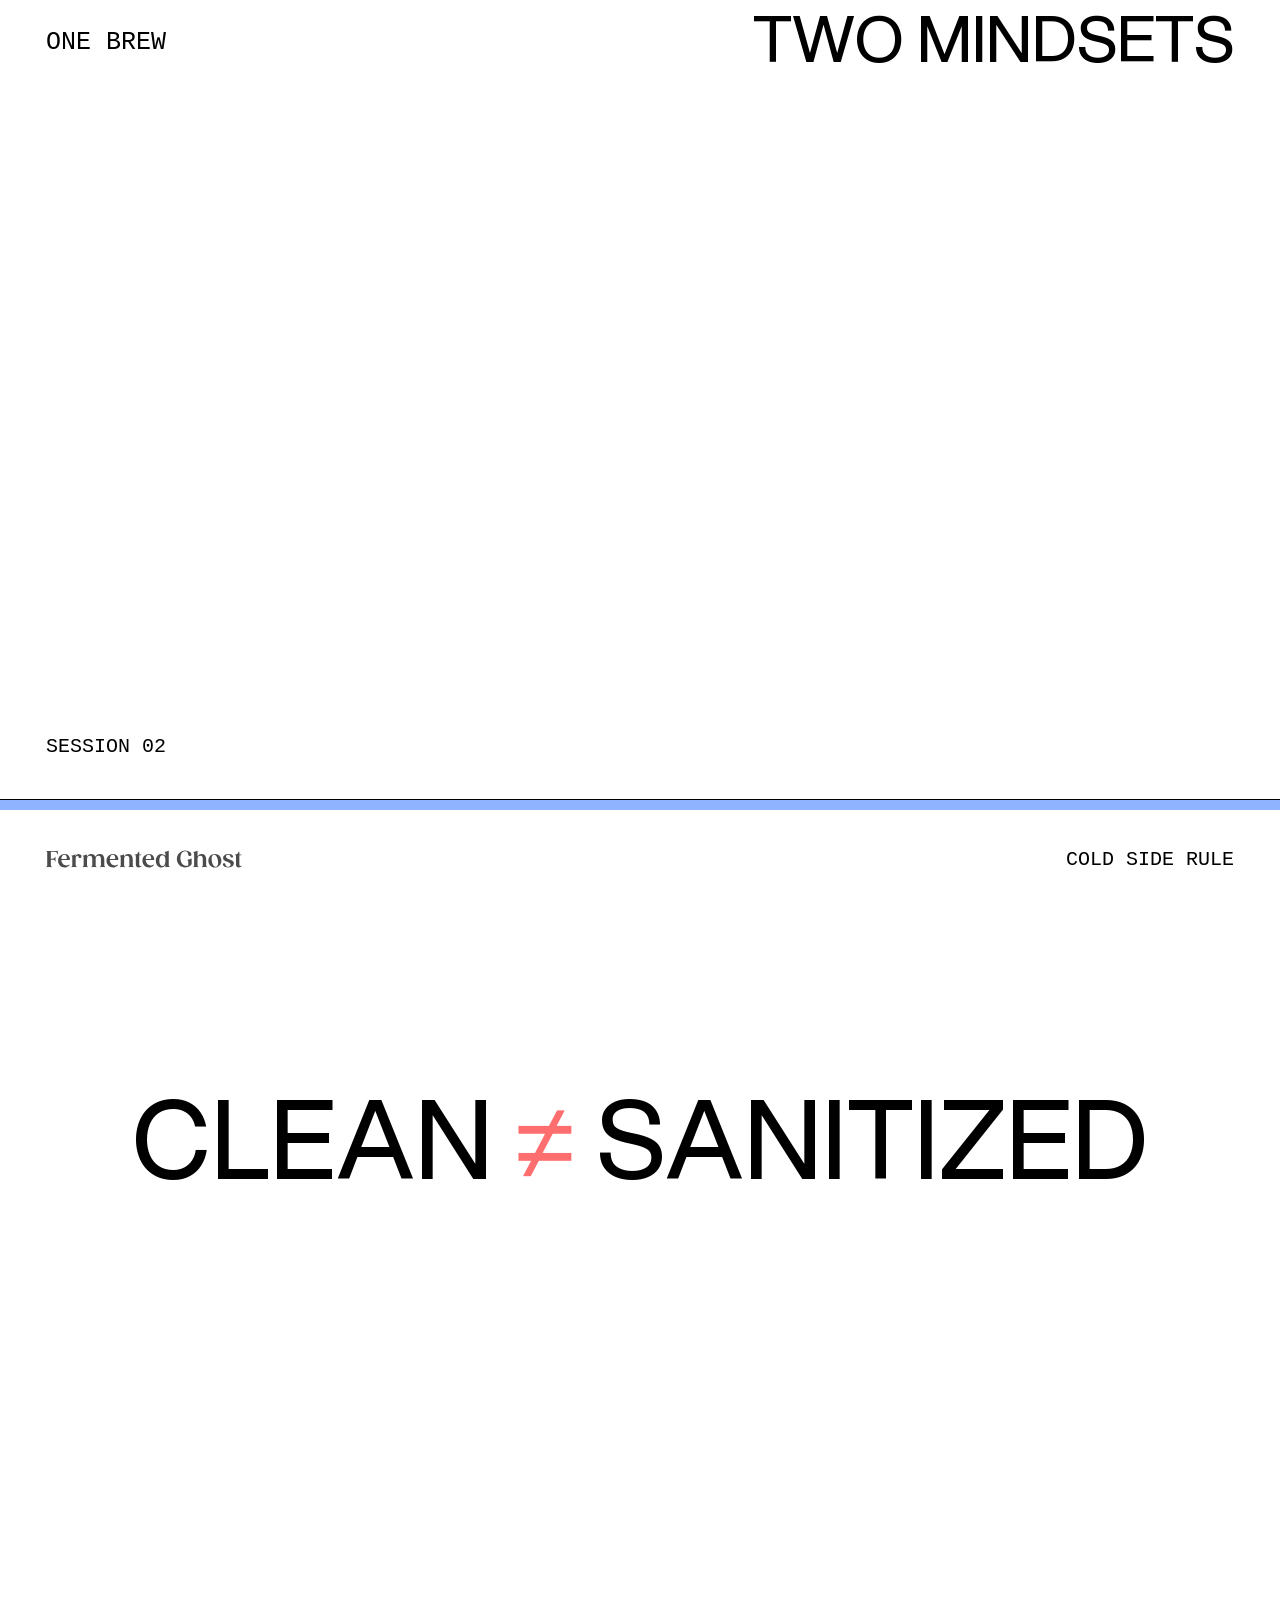
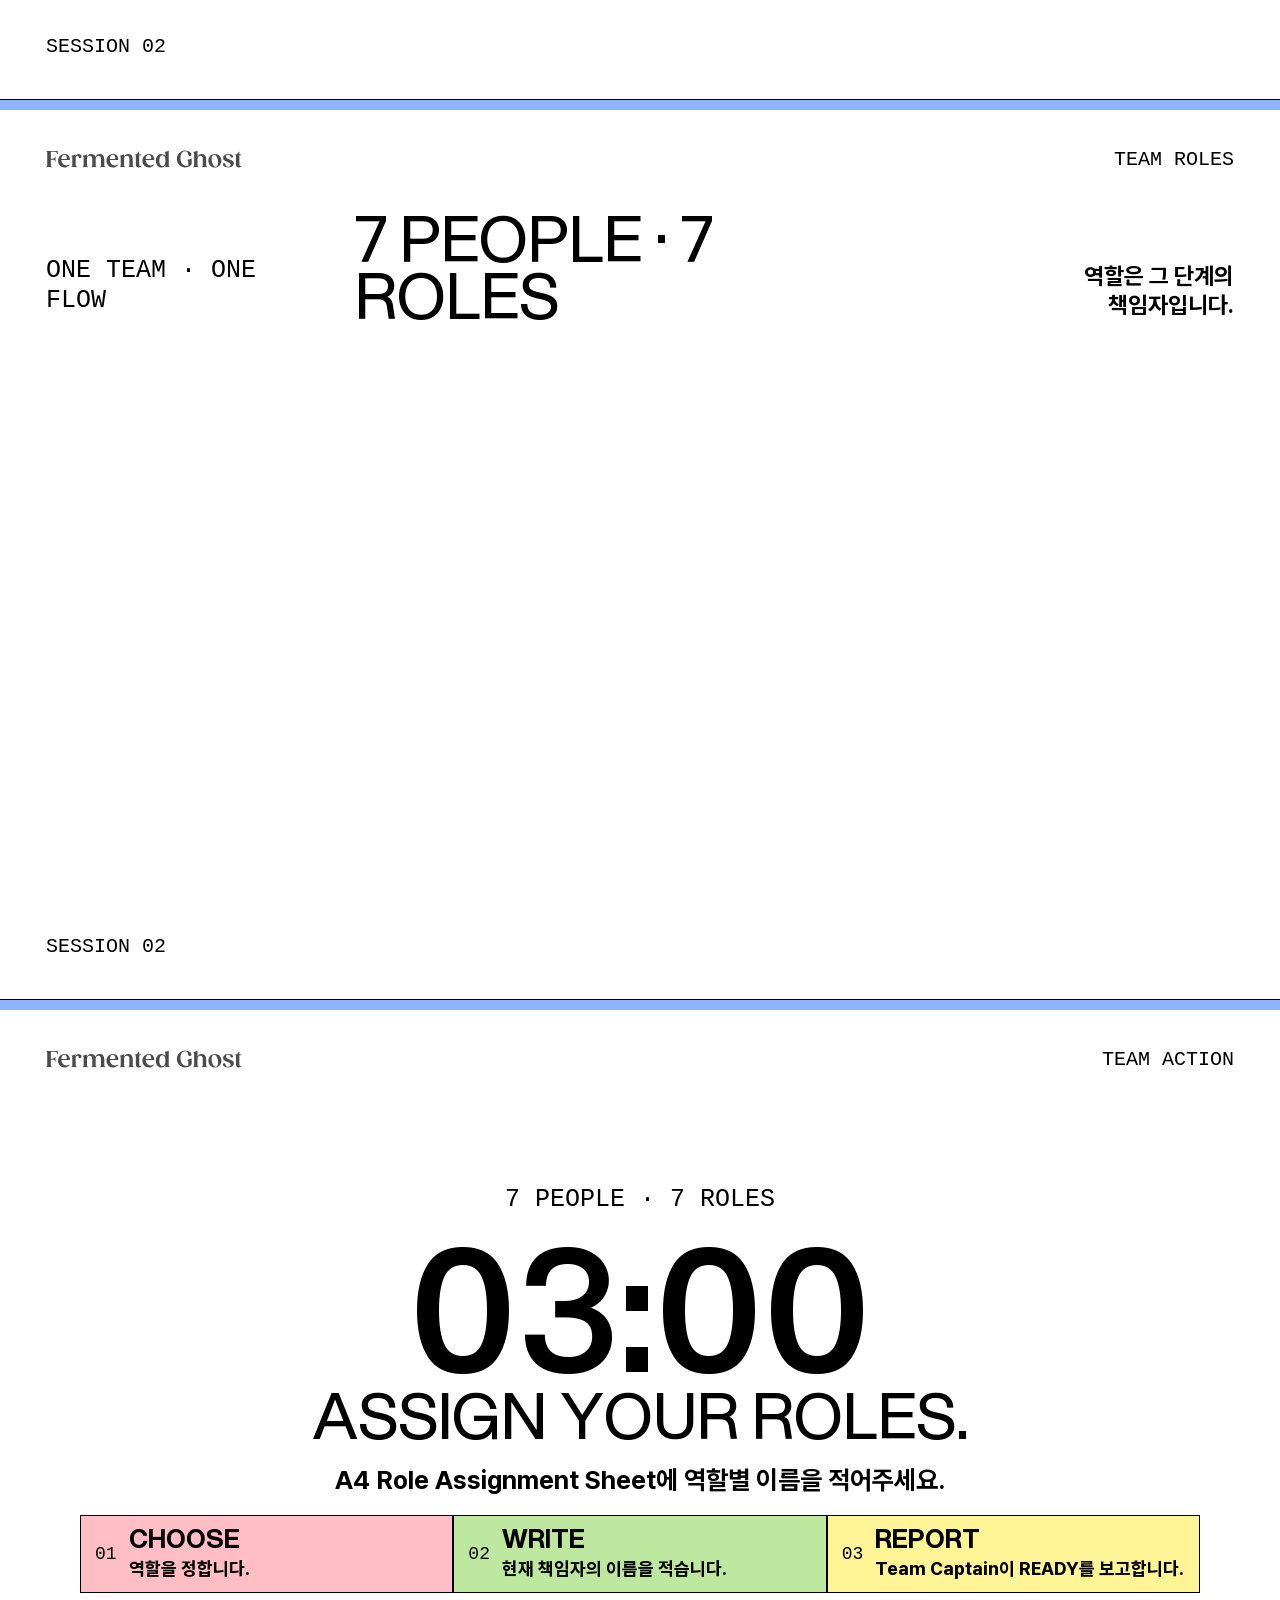
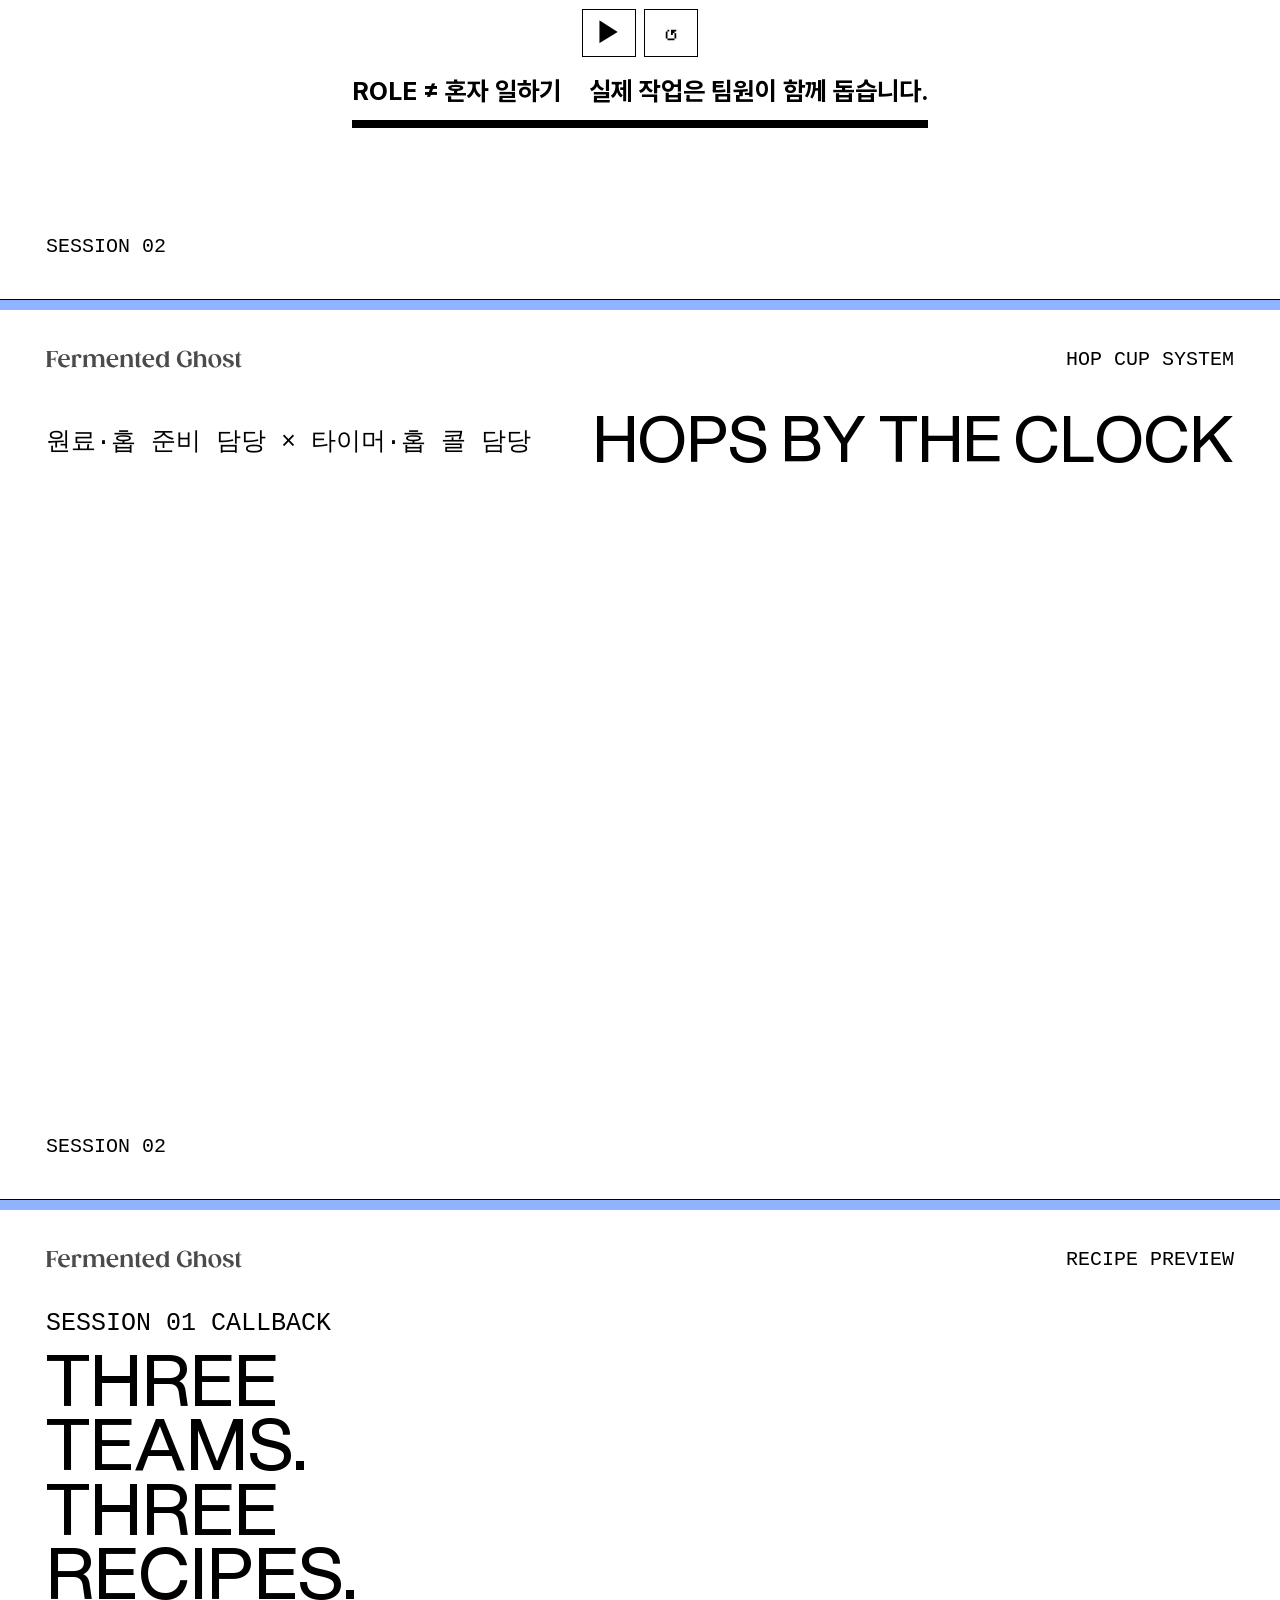
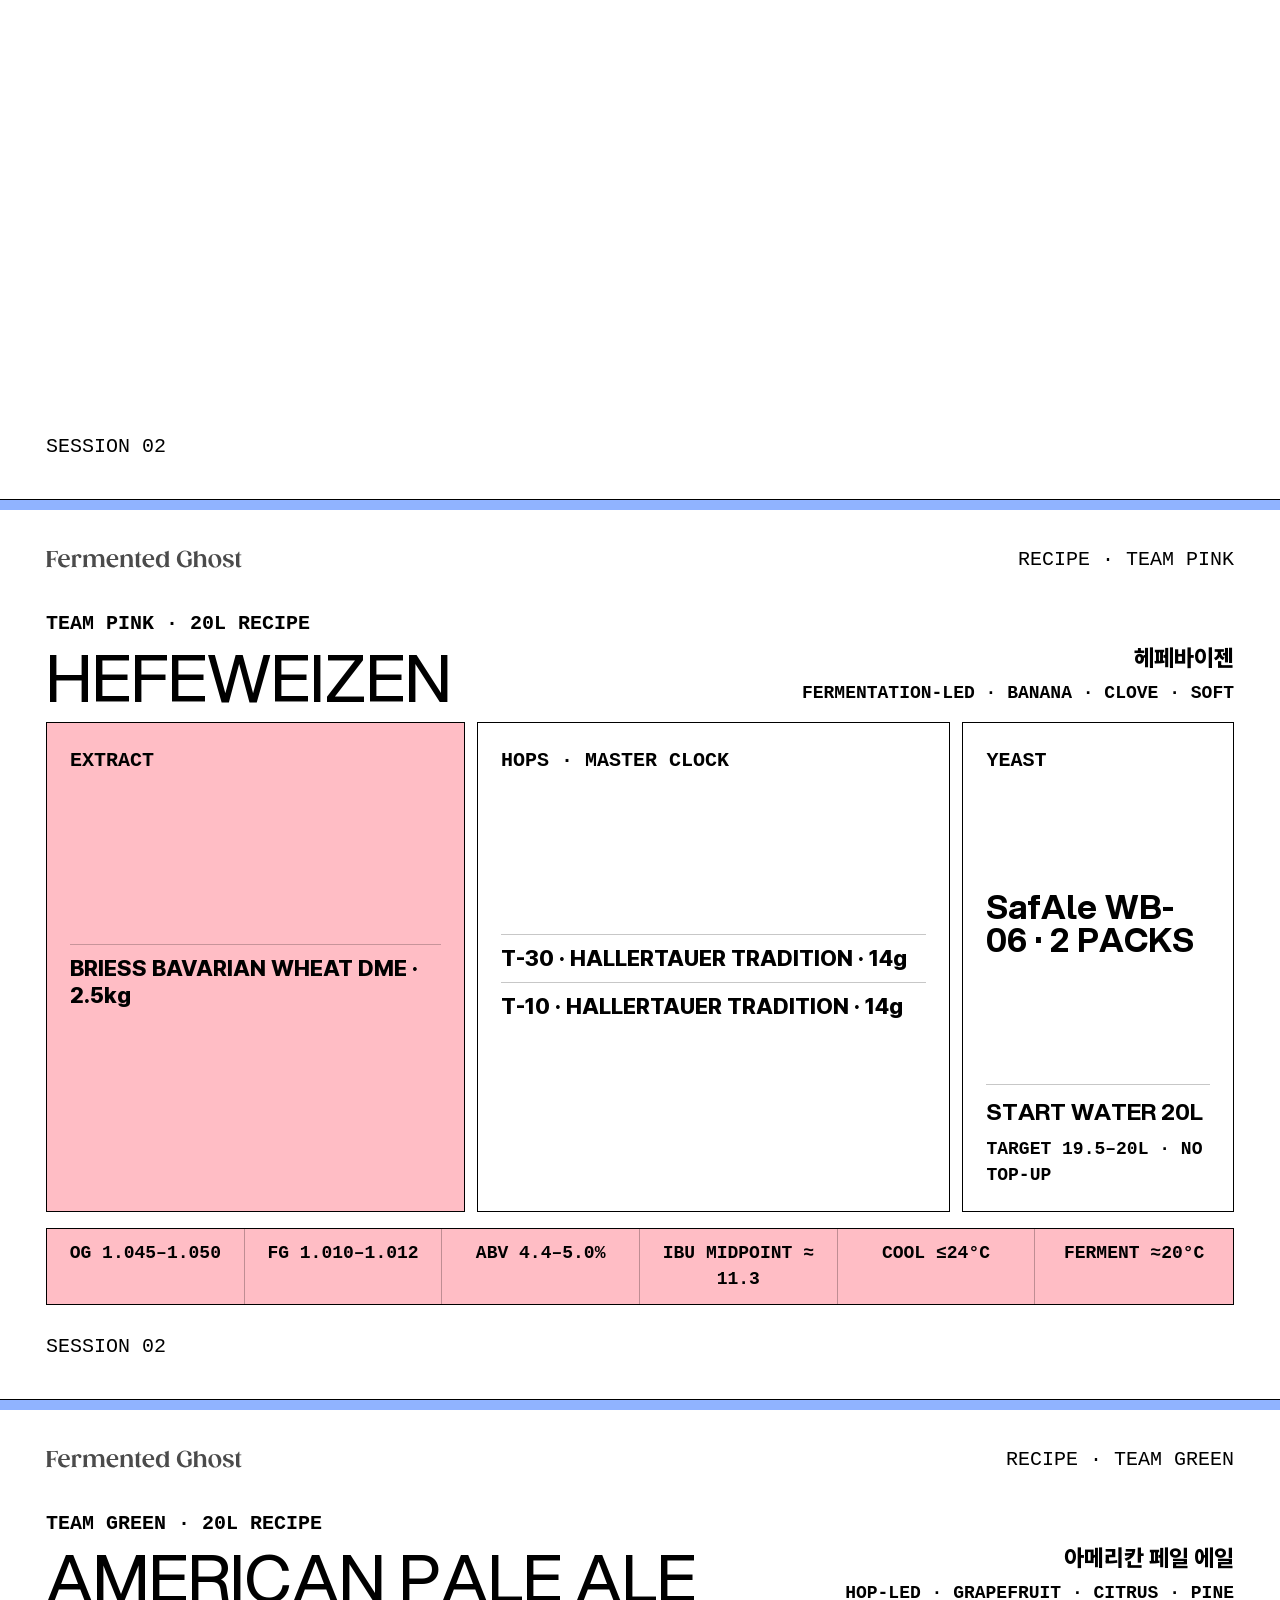
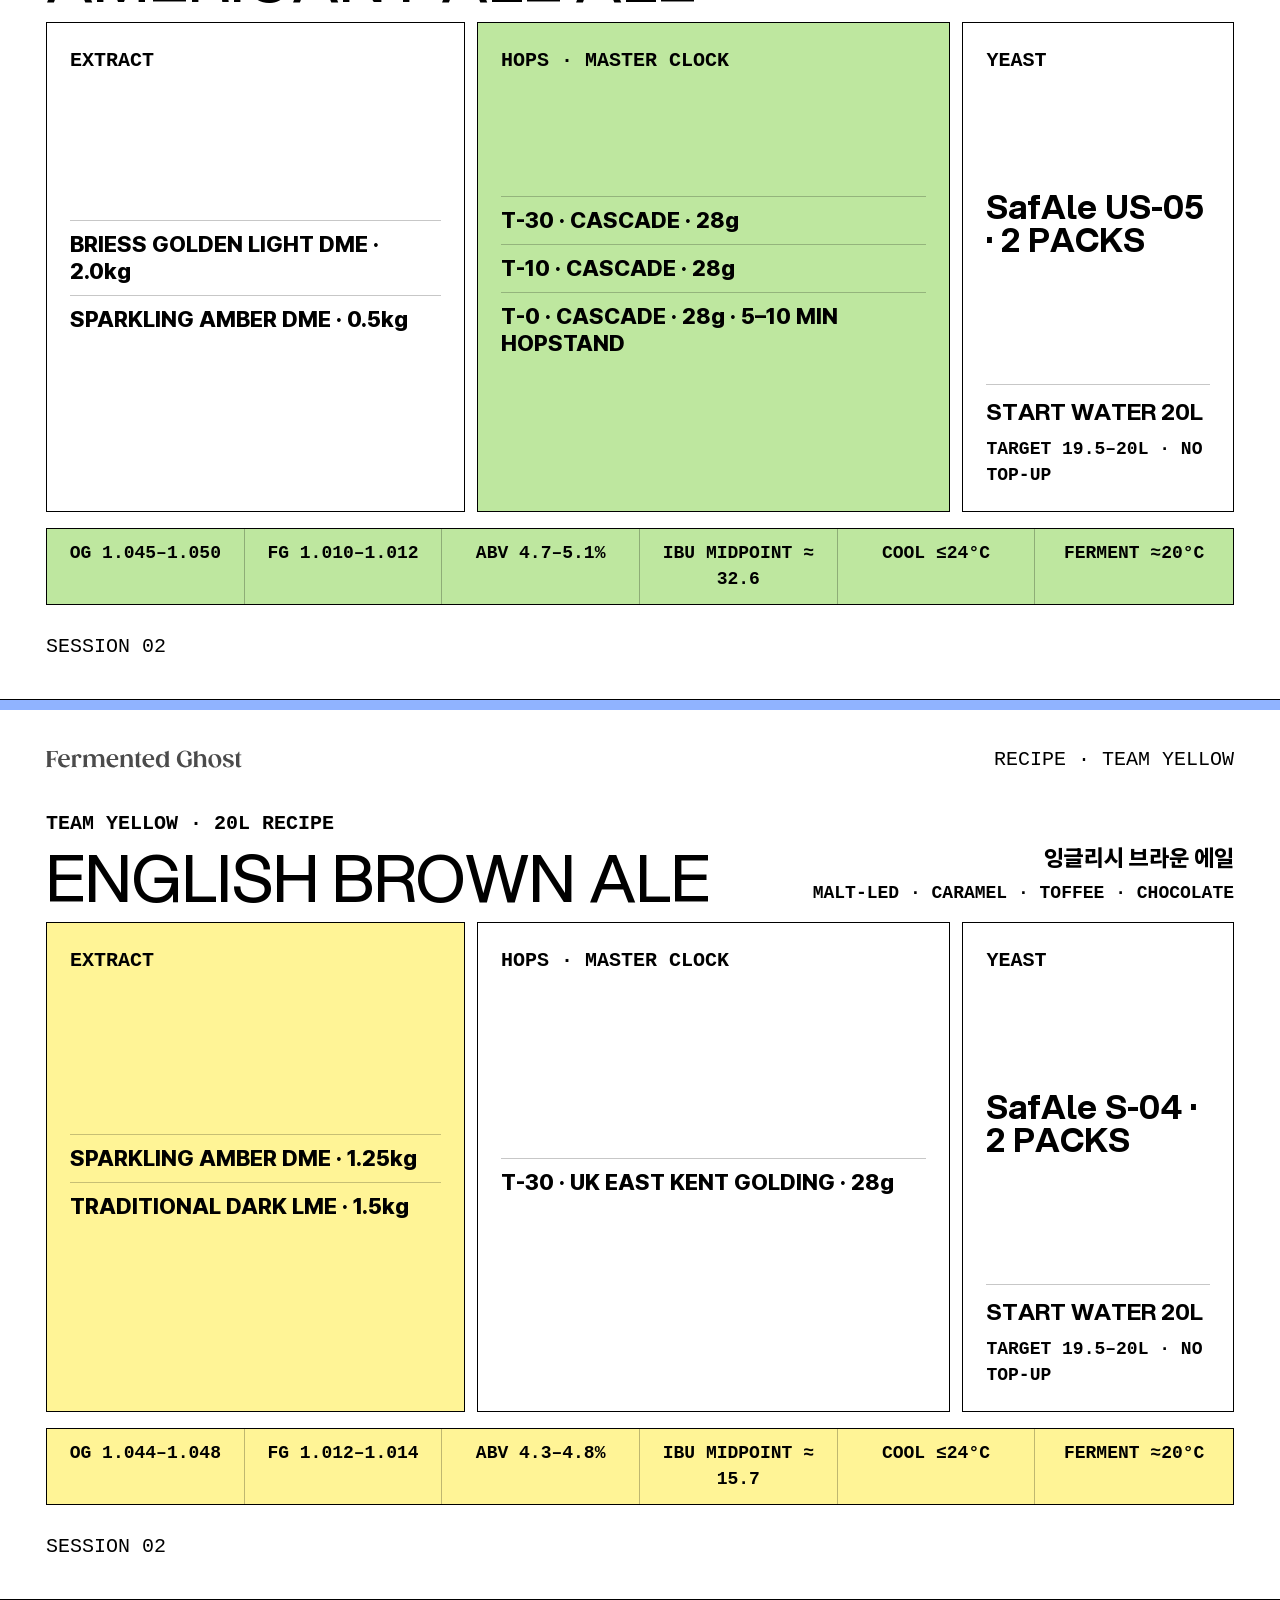
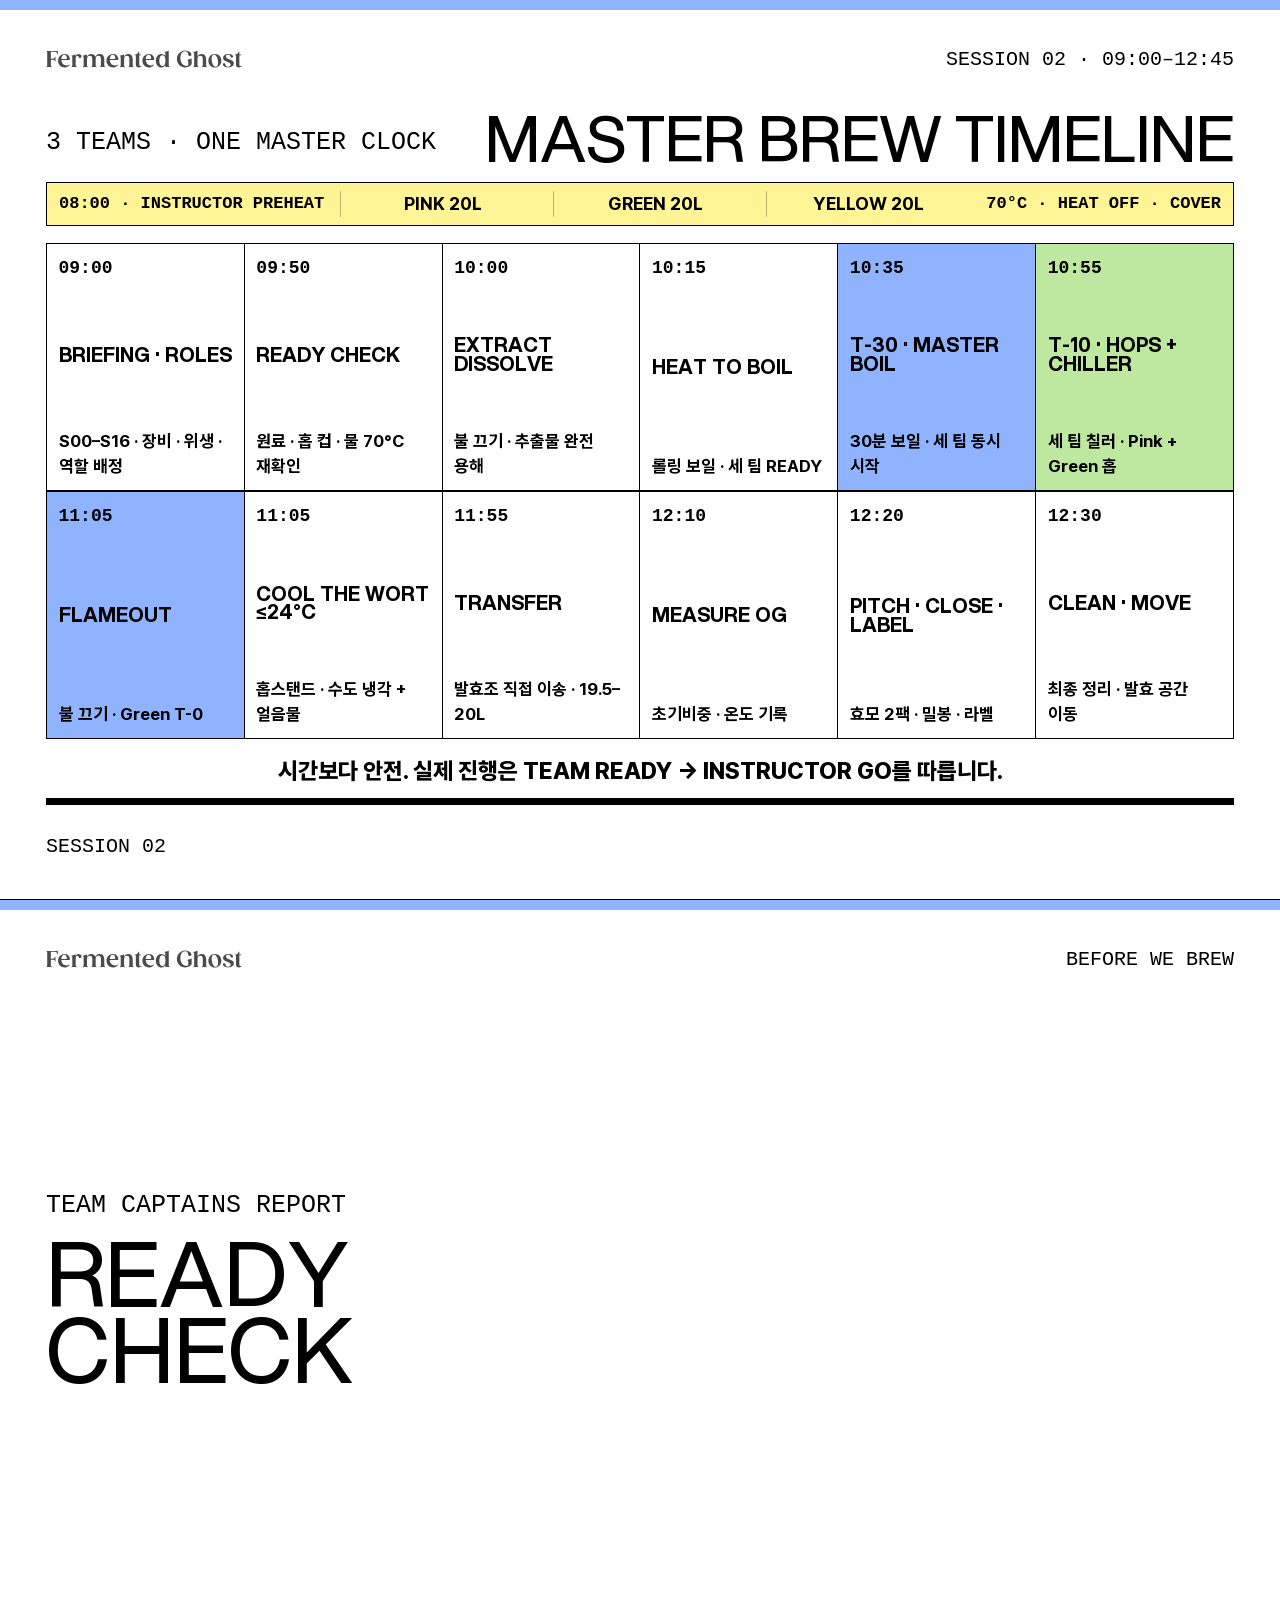
<file: polytech-02/index.html>
<!doctype html>
<html lang="ko">
  <head>
    <meta charset="utf-8">
    <meta name="viewport" content="width=device-width, initial-scale=1">
    <title>Session 02 Beer in the Making</title>
    <link rel="icon" href="data:,">
    <link rel="stylesheet" href="../polytech-assets/slides.css?v=20260823-47">
    <link rel="stylesheet" href="./session-02.css?v=20260831-17">
  </head>
  <body style="--slide-accent: var(--culture-bacteria-blue); --slide-soft: var(--culture-pale-lab-blue);">
    <main class="deck-shell session-02-deck">
      <section class="slide s2-team-roster-slide" id="S00">
        <header class="slide-header"><span class="slide-brand">Fermented Ghost</span><span>Session 02 · Entry</span></header>
        <div class="slide-body s2-team-roster-layout">
          <div class="s2-heading-row"><div><p class="eyebrow">3 TEAMS · 21 HOMEBREWERS</p><h1 class="type-display">FIND YOUR TEAM</h1></div><p>이름을 찾고<br>팀 자리로 이동합니다.</p></div>
          <div class="s2-team-roster" data-team-roster></div>
          <p class="s2-holding-instruction">자기 팀 자리에서 기다려주세요. 아직 장비는 만지지 않습니다.</p>
        </div>
        <footer class="slide-footer"><span>Session 02</span></footer>
      </section>

      <section class="slide s2-debut-slide" id="S01" data-sequence-reveal data-reveal-count="3">
        <header class="slide-header"><span class="slide-brand">Fermented Ghost</span><span>Beer in the Making</span></header>
        <div class="slide-body s2-debut-layout">
          <div class="story-reveal" data-reveal-step="0"><p class="eyebrow">YOUR FIRST BREW DAY</p><h1 class="type-display">HOME BREWER<br>DEBUT</h1><p class="s2-debut-korean">첫 홈브루를 축하합니다.</p></div>
          <div class="s2-debut-count story-reveal" data-reveal-step="1"><strong>3</strong><span>TEAMS</span><strong>21</strong><span>HOMEBREWERS</span><strong>3</strong><span>BATCHES</span></div>
          <p class="s2-debut-body story-reveal" data-reveal-step="2">오늘 처음으로 한 배치의 맥주를 직접 만들고,<br>발효를 시작합니다.</p>
          <p class="s2-debut-memory story-reveal" data-reveal-step="3">즐겁게. 집중해서. 안전하게. 끝까지.</p>
        </div>
        <footer class="slide-footer"><span>Session 02</span></footer>
      </section>

      <section class="slide s2-mission-slide" id="S02">
        <header class="slide-header"><span class="slide-brand">Fermented Ghost</span><span>Today’s Mission</span></header>
        <div class="slide-body s2-mission-layout">
          <p class="eyebrow">SESSION 02 · MISSION</p>
          <h1 class="type-display">TODAY, WE BREW.</h1>
          <div class="s2-mission-path" aria-label="오늘의 양조 과정"><span><strong>EXTRACT</strong><small>추출물</small></span><b>→</b><span><strong>BOIL</strong><small>끓이기</small></span><b>→</b><span><strong>HOPS</strong><small>홉</small></span><b>→</b><span><strong>COOL</strong><small>냉각</small></span><b>→</b><span><strong>TRANSFER</strong><small>이송</small></span><b>→</b><span><strong>YEAST</strong><small>효모</small></span><b>→</b><span><strong>FERMENTER</strong><small>발효조</small></span></div>
          <p class="s2-done-line"><span>DONE</span><strong>PITCH · CLOSE · AIRLOCK · LABEL</strong></p>
        </div>
        <footer class="slide-footer"><span>Session 02</span></footer>
      </section>

      <section class="slide s2-homebrewing-slide" id="S03" data-sequence-reveal data-reveal-count="1">
        <header class="slide-header"><span class="slide-brand">Fermented Ghost</span><span>Beer in the Making</span></header>
        <div class="slide-body s2-homebrewing-layout">
          <p class="eyebrow">WHAT IS HOMEBREWING?</p>
          <div class="s2-homebrewing-definition"><h1 class="type-display">HOMEBREWING</h1><strong>=</strong><p>한 배치의 맥주를<br>내가 직접 만드는 것.</p></div>
          <div class="s2-milestone story-reveal" data-reveal-step="1"><span>TODAY’S MILESTONE</span><strong>FERMENTATION START</strong><p>오늘의 목표는 완성된 맥주가 아니라 발효의 시작입니다.</p></div>
        </div>
        <footer class="slide-footer"><span>Session 02</span></footer>
      </section>

      <section class="slide s2-dme-slide" id="S04" data-sequence-reveal data-reveal-count="3">
        <header class="slide-header"><span class="slide-brand">Fermented Ghost</span><span>Brewing Shortcut</span></header>
        <div class="slide-body s2-dme-layout">
          <div><p class="eyebrow">WHY DME?</p><h1 class="type-display">FROM GRAIN<br>TO EXTRACT</h1></div>
          <div class="s2-dme-process story-reveal" data-reveal-step="1">
            <div><strong>GRAIN</strong><span>곡물</span></div><b>→</b><div><strong>MASH</strong><span>당화</span></div><b>→</b><div><strong>WORT</strong><span>맥즙</span></div><b>→</b><div><strong>CONCENTRATE<br>&amp; DRY</strong><span>농축 · 건조</span></div><b>→</b><div class="is-accent"><strong>DME</strong><span>건조 맥아추출물</span></div>
          </div>
          <div class="s2-dme-today story-reveal" data-reveal-step="2"><span>TODAY</span><strong>DME + WATER → WORT</strong></div>
          <p class="s2-key-line story-reveal" data-reveal-step="3">우리는 앞단을 줄이고, 보일 · 홉 · 냉각 · 발효 시작에 집중합니다.</p>
        </div>
        <footer class="slide-footer"><span>Session 02</span></footer>
      </section>

      <section class="slide s2-brew-path-slide" id="S05">
        <header class="slide-header"><span class="slide-brand">Fermented Ghost</span><span>Process Map</span></header>
        <div class="slide-body s2-brew-path-layout">
          <div class="s2-title-inline"><p class="eyebrow">ONE TEAM · ONE FLOW</p><h1 class="type-display">OUR BREW PATH</h1><span>이후 모든 단계는 이 지도를 따라갑니다.</span></div>
          <ol class="s2-brew-path">
            <li><span>01</span><strong>DISSOLVE</strong><p>추출물 녹이기</p></li><li><span>02</span><strong>HEAT</strong><p>끓이기</p></li><li><span>03</span><strong>BOIL &amp; HOPS</strong><p>보일과 홉</p></li><li><span>04</span><strong>COOL</strong><p>냉각</p></li><li><span>05</span><strong>TRANSFER</strong><p>이송</p></li><li><span>06</span><strong>MEASURE</strong><p>OG · 온도</p></li><li><span>07</span><strong>PITCH &amp; CLOSE</strong><p>효모 · 밀봉</p></li>
          </ol>
        </div>
        <footer class="slide-footer"><span>Session 02</span></footer>
      </section>

      <section class="slide s2-station-slide" id="S06" data-sequence-reveal data-reveal-count="8">
        <header class="slide-header"><span class="slide-brand">Fermented Ghost</span><span>Station Map</span></header>
        <div class="slide-body s2-station-layout">
          <div class="s2-title-inline"><p class="eyebrow">WHERE IS EVERYTHING?</p><h1 class="type-display">MEET YOUR STATION</h1><span>제품명이 아니라 위치와 역할을 먼저 봅니다.</span></div>
          <div class="s2-zone-grid">
            <article class="s2-zone s2-zone-hot story-reveal" data-reveal-step="1"><span>01</span><strong>HOT SIDE</strong><em>가열 구역</em><p>KETTLE · HEAT · PADDLE · WORT CHILLER</p><small>냄비 · 열원 · 주걱 · 침지식 구리 칠러</small></article>
            <article class="s2-zone story-reveal" data-reveal-step="3"><span>02</span><strong>MEASURE</strong><em>측정 구역</em><p>SCALE · THERMOMETER · HYDROMETER</p><small>저울 · 온도계 · 비중계</small></article>
            <article class="s2-zone s2-zone-cold story-reveal" data-reveal-step="5"><span>03</span><strong>COLD SIDE</strong><em>냉각 이후</em><p>FERMENTER · LID · AIRLOCK · TRANSFER</p><small>발효조 · 뚜껑 · 에어락 · 직접 이송</small></article>
            <article class="s2-zone s2-zone-clean story-reveal" data-reveal-step="7"><span>04</span><strong>SANITATION</strong><em>위생 구역</em><p>SANITIZER · SPRAY · CLEAN ZONE</p><small>살균액 · 스프레이 · 청결 구역</small></article>
          </div>
          <aside class="s2-chiller-focus">
            <figure><img src="./assets/wort-chiller-setup.png?v=20260829-02" alt="업소용 스테인리스 싱크 안의 케틀과 침지식 구리 칠러, 케틀 바깥을 감싼 얼음물"><figcaption>COLD WATER IN → WARM WATER OUT</figcaption></figure>
            <div class="s2-chiller-copy">
              <p class="eyebrow">HOT SIDE · COOLING PREP</p>
              <h2 class="type-display">WORT CHILLER</h2>
              <strong>침지식 구리 칠러</strong>
              <p>찬 수돗물이 코일을 지나며<br>뜨거운 맥즙의 열을 빼앗습니다.</p>
              <div><span>01 · 시작 전 호스 연결 · 누수 · IN/OUT 확인</span><span>02 · 보일 종료 10분 전 코일 투입 · 함께 살균</span><span>03 · 불을 끈 뒤 싱크대로 이동 · 수도 냉각 + 바깥 얼음물</span></div>
              <em>목표 ≤24°C · 효모를 넣기 전에</em>
            </div>
          </aside>
          <aside class="s2-hydrometer-focus">
            <div class="s2-hydrometer-images">
              <figure><img src="./assets/hydrometer.webp" alt="샘플 실린더에 비중계를 띄우는 모습"><figcaption>FLOAT</figcaption></figure>
              <figure><img src="./assets/hydrometer-reading.webp" alt="액체 표면에서 비중계 눈금을 읽는 방법"><figcaption>READ AT EYE LEVEL</figcaption></figure>
            </div>
            <div class="s2-hydrometer-copy">
              <p class="eyebrow">MEASURE · ORIGINAL GRAVITY</p>
              <h2 class="type-display">HYDROMETER</h2>
              <strong>비중계</strong>
              <p>맥즙에 띄워 밀도를 읽습니다.</p>
              <div><span>01 · 샘플 실린더에 띄우기</span><span>02 · 액체 표면과 눈높이 맞추기</span><span>03 · 눈금 기록하기</span></div>
              <em>TODAY’S RECORD · OG</em>
            </div>
          </aside>
          <aside class="s2-cold-focus">
            <div class="s2-cold-images">
              <figure><img src="./assets/cold-side-transfer.png?v=20260829-02" alt="깊은 20리터 케틀에서 식힌 맥즙을 흰색 식품용 발효조로 직접 옮기는 모습"><figcaption>TRANSFER · 이송</figcaption></figure>
              <figure><img src="./assets/fermenter-airlock.png?v=20260829-01" alt="흰색 식품용 발효조 뚜껑에 장착되어 기포가 올라오는 에어락"><figcaption>AIRLOCK · 에어락</figcaption></figure>
            </div>
            <div class="s2-cold-copy">
              <p class="eyebrow">COLD SIDE · SANITIZED FROM HERE</p>
              <h2 class="type-display">TRANSFER<br>→ AIRLOCK</h2>
              <strong>식힌 맥즙을 발효조로 옮기고 바로 밀봉합니다.</strong>
              <div><span>01 · 발효조 · 뚜껑 · 에어락 모두 살균</span><span>02 · 케틀에서 직접 이송 → 효모 투입 → 뚜껑 밀봉</span><span>03 · 에어락은 CO₂는 내보내고 외부 공기·오염 유입은 줄입니다.</span></div>
              <em>냉각 이후, 맥즙에 닿는 모든 것은 살균</em>
            </div>
          </aside>
          <aside class="s2-chemsan-focus">
            <figure class="s2-chemsan-station">
              <img src="./assets/chemsan-bucket-station.png?v=20260829-01" alt="흰색 발효조 버킷에 ChemSan 희석액을 준비하고 뚜껑, 에어락, 마개와 효모 투입 도구를 함께 살균하는 모습">
              <figcaption class="s2-chemsan-formula">
                <p class="eyebrow">ONE BUCKET · ONE STATION</p>
                <h2 class="type-display">CHEMSAN</h2>
                <div><strong>10 mL</strong><b>+</b><strong>물 5 L</strong></div>
                <em>0.2% · 1:500</em>
              </figcaption>
            </figure>
            <div class="s2-chemsan-guide">
              <p class="eyebrow">CLEAN FIRST · THEN SANITIZE</p>
              <h2>발효조가 곧 소독 스테이션입니다.</h2>
              <ol><li><span>01</span><strong>먼저 세척</strong><p>오염을 제거하고 세척제는 물로 헹굽니다.</p></li><li><span>02</span><strong>버킷에 모두 담기</strong><p>뚜껑 · 에어락 · 마개 · 효모 투입 도구를 용액에 넣습니다.</p></li><li><span>03</span><strong>2분 접촉 · 배출</strong><p>버킷 안쪽까지 충분히 적신 뒤 용액을 빼고 자연건조합니다.</p></li></ol>
              <div class="s2-chemsan-no-rinse"><strong>NO RINSE</strong><span>0.2% 권장 농도에서는 다시 물로 헹구지 않습니다.</span></div>
              <small>염소계 세척제와 혼합 금지</small>
            </div>
          </aside>
        </div>
        <footer class="slide-footer"><span>Session 02</span></footer>
      </section>

      <section class="slide s2-two-mindsets-slide" id="S07" data-sequence-reveal data-reveal-count="3">
        <header class="slide-header"><span class="slide-brand">Fermented Ghost</span><span>Safety &amp; Sanitation</span></header>
        <div class="slide-body s2-two-mindsets-layout">
          <div class="s2-title-inline"><p class="eyebrow">ONE BREW</p><h1 class="type-display">TWO MINDSETS</h1></div>
          <div class="s2-mindset-columns">
            <article class="s2-hot-mindset story-reveal" data-reveal-step="1"><span>HOT SIDE</span><h2>COOKING</h2><p>HEAT · BOIL · HOPS · STIR · BURN RISK</p><strong>시간 + 열 + 안전</strong></article>
            <article class="s2-cold-mindset story-reveal" data-reveal-step="2"><span>COLD SIDE</span><h2>SANITATION</h2><p>COOL · FERMENTER · TRANSFER · LID · AIRLOCK · YEAST</p><strong>닿는 모든 것 + 오염 방지</strong></article>
          </div>
          <p class="s2-memory-line story-reveal" data-reveal-step="3">뜨거울 때는 시간과 안전! 식은 뒤에는 위생과 오염!</p>
        </div>
        <footer class="slide-footer"><span>Session 02</span></footer>
      </section>

      <section class="slide s2-clean-slide" id="S08" data-sequence-reveal data-reveal-count="2">
        <header class="slide-header"><span class="slide-brand">Fermented Ghost</span><span>Cold Side Rule</span></header>
        <div class="slide-body s2-clean-layout">
          <h1 class="type-display">CLEAN <span>≠</span> SANITIZED</h1>
          <div class="s2-clean-compare">
            <article class="story-reveal" data-reveal-step="1"><strong>CLEAN</strong><span>세척</span><p>눈에 보이는 오염 제거</p></article>
            <article class="story-reveal" data-reveal-step="1"><strong>SANITIZED</strong><span>살균</span><p>미생물 오염 위험을 충분히 낮춘 상태</p></article>
          </div>
          <div class="s2-sanitizer-rule story-reveal" data-reveal-step="2"><strong>AFTER COOLING</strong><p>EVERYTHING THAT TOUCHES WORT MUST BE SANITIZED.</p><span>팀당 물 5L + ChemSan 10mL</span></div>
        </div>
        <footer class="slide-footer"><span>Session 02</span></footer>
      </section>

      <section class="slide s2-roles-slide" id="S09" data-sequence-reveal data-reveal-count="7">
        <header class="slide-header"><span class="slide-brand">Fermented Ghost</span><span>Team Roles</span></header>
        <div class="slide-body s2-roles-layout">
          <div class="s2-title-inline"><p class="eyebrow">ONE TEAM · ONE FLOW</p><h1 class="type-display">7 PEOPLE · 7 ROLES</h1><span>역할은 그 단계의 책임자입니다.</span></div>
          <div class="s2-role-grid" data-role-cards></div>
        </div>
        <footer class="slide-footer"><span>Session 02</span></footer>
      </section>

      <section class="slide s2-role-timer-slide" id="S10">
        <header class="slide-header"><span class="slide-brand">Fermented Ghost</span><span>Team Action</span></header>
        <div class="slide-body s2-role-timer-layout" data-role-timer>
          <p class="eyebrow">7 PEOPLE · 7 ROLES</p>
          <div class="s2-role-timer" aria-live="polite">03:00</div>
          <h1 class="type-display">ASSIGN YOUR ROLES.</h1>
          <p class="s2-role-timer-instruction">A4 Role Assignment Sheet에 역할별 이름을 적어주세요.</p>
          <div class="s2-role-sheet-actions" aria-label="역할 배정 순서">
            <p><span>01</span><strong>CHOOSE</strong><em>역할을 정합니다.</em></p>
            <p><span>02</span><strong>WRITE</strong><em>현재 책임자의 이름을 적습니다.</em></p>
            <p><span>03</span><strong>REPORT</strong><em>Team Captain이 READY를 보고합니다.</em></p>
          </div>
          <div class="s2-timer-controls" aria-label="역할 배정 타이머"><button type="button" data-timer-action="toggle" title="시작 또는 일시정지" aria-label="타이머 시작 또는 일시정지">▶</button><button type="button" data-timer-action="reset" title="초기화" aria-label="타이머 초기화">↺</button></div>
          <p class="s2-role-memory"><strong>ROLE ≠ 혼자 일하기</strong><span>실제 작업은 팀원이 함께 돕습니다.</span></p>
        </div>
        <footer class="slide-footer"><span>Session 02</span></footer>
      </section>

      <section class="slide s2-hop-cups-slide" id="S11" data-sequence-reveal data-reveal-count="3">
        <header class="slide-header"><span class="slide-brand">Fermented Ghost</span><span>Hop Cup System</span></header>
        <div class="slide-body s2-hop-cups-layout">
          <div class="s2-title-inline"><p class="eyebrow">원료·홉 준비 담당 × 타이머·홉 콜 담당</p><h1 class="type-display">HOPS BY THE CLOCK</h1></div>
          <div class="s2-hop-flow story-reveal" data-reveal-step="1"><span><strong>WEIGH</strong><small>계량</small></span><b>→</b><span><strong>CUP</strong><small>컵에 나누기</small></span><b>→</b><span><strong>LABEL</strong><small>라벨 붙이기</small></span><b>→</b><span><strong>CROSS-CHECK</strong><small>교차 확인</small></span><b>→</b><span><strong>ADD ON TIME</strong><small>정시에 투입</small></span></div>
          <div class="s2-hop-team-grid story-reveal" data-reveal-step="2" data-hop-schedules></div>
          <p class="s2-hop-rule story-reveal" data-reveal-step="3">홉 컵은 보일 시작 전에 모두 준비해야 합니다.</p>
        </div>
        <footer class="slide-footer"><span>Session 02</span></footer>
      </section>

      <section class="slide s2-three-recipes-slide" id="S12" data-sequence-reveal data-reveal-count="3">
        <header class="slide-header"><span class="slide-brand">Fermented Ghost</span><span>Recipe Preview</span></header>
        <div class="slide-body s2-three-recipes-layout">
          <div class="s2-title-inline"><p class="eyebrow">SESSION 01 CALLBACK</p><h1 class="type-display">THREE TEAMS.<br>THREE RECIPES.</h1></div>
          <div class="s2-recipe-preview" data-recipe-preview></div>
        </div>
        <footer class="slide-footer"><span>Session 02</span></footer>
      </section>

      <section class="slide s2-recipe-slide s2-recipe-pink" id="S13">
        <header class="slide-header"><span class="slide-brand">Fermented Ghost</span><span>Recipe · Team Pink</span></header>
        <div class="slide-body s2-recipe-layout" data-recipe-key="pink"></div>
        <footer class="slide-footer"><span>Session 02</span></footer>
      </section>

      <section class="slide s2-recipe-slide s2-recipe-green" id="S14">
        <header class="slide-header"><span class="slide-brand">Fermented Ghost</span><span>Recipe · Team Green</span></header>
        <div class="slide-body s2-recipe-layout" data-recipe-key="green"></div>
        <footer class="slide-footer"><span>Session 02</span></footer>
      </section>

      <section class="slide s2-recipe-slide s2-recipe-yellow" id="S15">
        <header class="slide-header"><span class="slide-brand">Fermented Ghost</span><span>Recipe · Team Yellow</span></header>
        <div class="slide-body s2-recipe-layout" data-recipe-key="yellow"></div>
        <footer class="slide-footer"><span>Session 02</span></footer>
      </section>

      <section class="slide s2-timeline-slide" id="S16">
        <header class="slide-header"><span class="slide-brand">Fermented Ghost</span><span>Session 02 · 09:00–12:45</span></header>
        <div class="slide-body s2-timeline-layout">
          <div class="s2-title-inline"><p class="eyebrow">3 TEAMS · ONE MASTER CLOCK</p><h1 class="type-display">MASTER BREW TIMELINE</h1></div>
          <div class="s2-preheat-strip"><span>08:00 · INSTRUCTOR PREHEAT</span><p><strong>PINK 20L</strong><strong>GREEN 20L</strong><strong>YELLOW 20L</strong></p><em>70°C · HEAT OFF · COVER</em></div>
          <div class="s2-master-timeline">
            <div><time>09:00</time><strong>BRIEFING · ROLES</strong><span>S00–S16 · 장비 · 위생 · 역할 배정</span></div><div><time>09:50</time><strong>READY CHECK</strong><span>원료 · 홉 컵 · 물 70°C 재확인</span></div><div><time>10:00</time><strong>EXTRACT DISSOLVE</strong><span>불 끄기 · 추출물 완전 용해</span></div><div><time>10:15</time><strong>HEAT TO BOIL</strong><span>롤링 보일 · 세 팀 READY</span></div><div class="is-key"><time>10:35</time><strong>T-30 · MASTER BOIL</strong><span>30분 보일 · 세 팀 동시 시작</span></div><div class="is-alert"><time>10:55</time><strong>T-10 · HOPS + CHILLER</strong><span>세 팀 칠러 · Pink + Green 홉</span></div><div class="is-key"><time>11:05</time><strong>FLAMEOUT</strong><span>불 끄기 · Green T-0</span></div><div><time>11:05</time><strong>COOL THE WORT ≤24°C</strong><span>홉스탠드 · 수도 냉각 + 얼음물</span></div><div><time>11:55</time><strong>TRANSFER</strong><span>발효조 직접 이송 · 19.5–20L</span></div><div><time>12:10</time><strong>MEASURE OG</strong><span>초기비중 · 온도 기록</span></div><div><time>12:20</time><strong>PITCH · CLOSE · LABEL</strong><span>효모 2팩 · 밀봉 · 라벨</span></div><div><time>12:30</time><strong>CLEAN · MOVE</strong><span>최종 정리 · 발효 공간 이동</span></div>
          </div>
          <p class="s2-timeline-rule">시간보다 안전. 실제 진행은 TEAM READY → INSTRUCTOR GO를 따릅니다.</p>
        </div>
        <footer class="slide-footer"><span>Session 02</span></footer>
      </section>

      <section class="slide s2-ready-slide" id="S17" data-sequence-reveal data-reveal-count="8">
        <header class="slide-header"><span class="slide-brand">Fermented Ghost</span><span>Before We Brew</span></header>
        <div class="slide-body s2-ready-layout">
          <div><p class="eyebrow">TEAM CAPTAINS REPORT</p><h1 class="type-display">READY CHECK</h1></div>
          <div class="s2-ready-checks">
            <div class="story-reveal" data-reveal-step="1"><span>01</span><strong>ROLES ASSIGNED<small>역할 배정 완료</small></strong></div><div class="story-reveal" data-reveal-step="2"><span>02</span><strong>EXTRACT READY<small>추출물 준비 완료</small></strong></div><div class="story-reveal" data-reveal-step="3"><span>03</span><strong>HOP CUPS READY<small>홉 컵 준비 완료</small></strong></div><div class="story-reveal" data-reveal-step="4"><span>04</span><strong>YEAST · 2 PACKS<small>효모 2팩 확인</small></strong></div><div class="story-reveal" data-reveal-step="5"><span>05</span><strong>KETTLE &amp; HEAT<small>냄비 · 열원 확인</small></strong></div><div class="story-reveal" data-reveal-step="6"><span>06</span><strong>SANITIZER STATION<small>살균 구역 준비</small></strong></div><div class="story-reveal" data-reveal-step="7"><span>07</span><strong>FERMENTER LABELED<small>발효조 라벨 완료</small></strong></div>
          </div>
          <p class="s2-ready-final story-reveal" data-reveal-step="8">ALL TEAMS READY?<small>모든 팀 준비됐나요?</small></p>
        </div>
        <footer class="slide-footer"><span>Session 02</span></footer>
      </section>

      <section class="slide s2-live-slide" id="S18" data-sequence-reveal data-reveal-count="11" data-live-board>
        <header class="slide-header"><span class="slide-brand">Fermented Ghost</span><span>Live Brew Board</span></header>
        <div class="slide-body s2-live-layout">
          <div class="s2-live-top"><p><span>STATE · 단계</span><strong data-live-code>A</strong><em data-live-label>EXTRACT · 추출물</em></p><div class="s2-live-clock" data-live-clock aria-live="polite">DISSOLVE</div><div class="s2-live-controls"><button type="button" data-live-action="prev" title="이전 상태" aria-label="이전 상태">←</button><button type="button" data-live-action="timer" title="보일 타이머 시작 또는 일시정지" aria-label="보일 타이머 시작 또는 일시정지">▶</button><button type="button" data-live-action="reset" title="타이머 초기화" aria-label="타이머 초기화">↺</button><button type="button" data-live-action="next" title="다음 상태" aria-label="다음 상태">→</button></div></div>
          <div class="s2-live-now"><span>NOW · 지금</span><h1 class="type-display" data-live-now>DISSOLVE EXTRACT · 추출물 녹이기</h1><p data-live-detail>70°C · 불을 끄고 · 덩어리 없이 완전히</p></div>
          <div class="s2-live-next"><span>NEXT · 다음</span><strong data-live-next>HEAT TO BOIL · 끓이기</strong></div>
          <div class="s2-live-teams" data-live-teams></div>
        </div>
        <footer class="slide-footer"><span>Session 02</span></footer>
      </section>

      <section class="slide s2-closing-slide" id="S19" data-sequence-reveal data-reveal-count="3">
        <header class="slide-header"><span class="slide-brand">Fermented Ghost</span><span>Session 02 · Closing</span></header>
        <div class="slide-body s2-closing-layout">
          <div class="story-reveal" data-reveal-step="1"><p class="eyebrow">BATCH 01 · STARTED</p><h1 class="type-display">YOUR FIRST BATCH<br>IS ALIVE.</h1><strong>첫 홈브루의 발효가 시작됐습니다.</strong></div>
          <div class="s2-closing-next story-reveal" data-reveal-step="2"><span>NEXT · BEER IN TRANSITION</span><p>다음 시간에는 이 맥주가 어떻게 변했는지 직접 확인합니다.</p></div>
          <p class="s2-closing-final story-reveal" data-reveal-step="3">MAKER → WATCH THE CHANGE<small>만들었다면, 이제 변화를 지켜봅니다.</small></p>
        </div>
        <footer class="slide-footer"><span>Session 02</span></footer>
      </section>
    </main>
    <div class="progress" aria-hidden="true"></div>
    <div class="slide-counter" aria-live="polite"></div>
    <script src="../polytech-assets/slides.js"></script>
    <script type="module" src="./session-02.js?v=20260829-10"></script>
  </body>
</html>
</file>
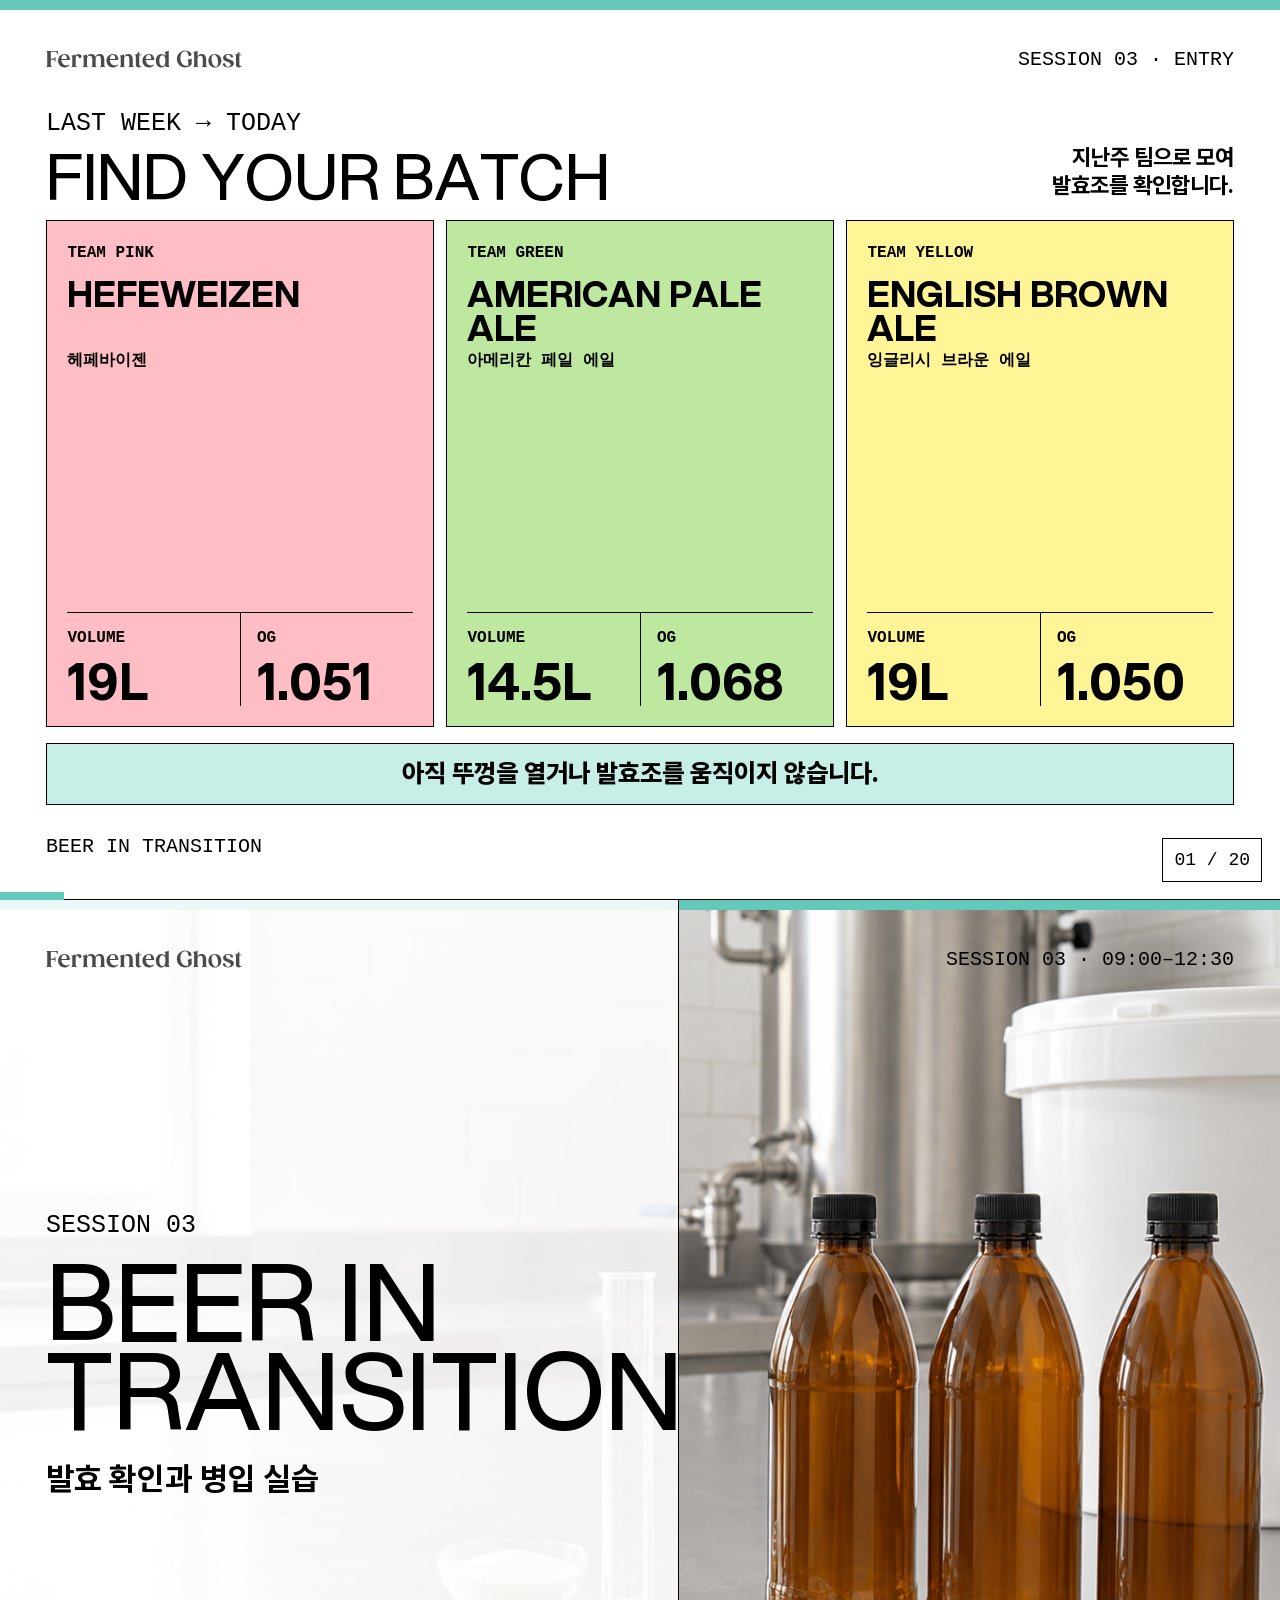
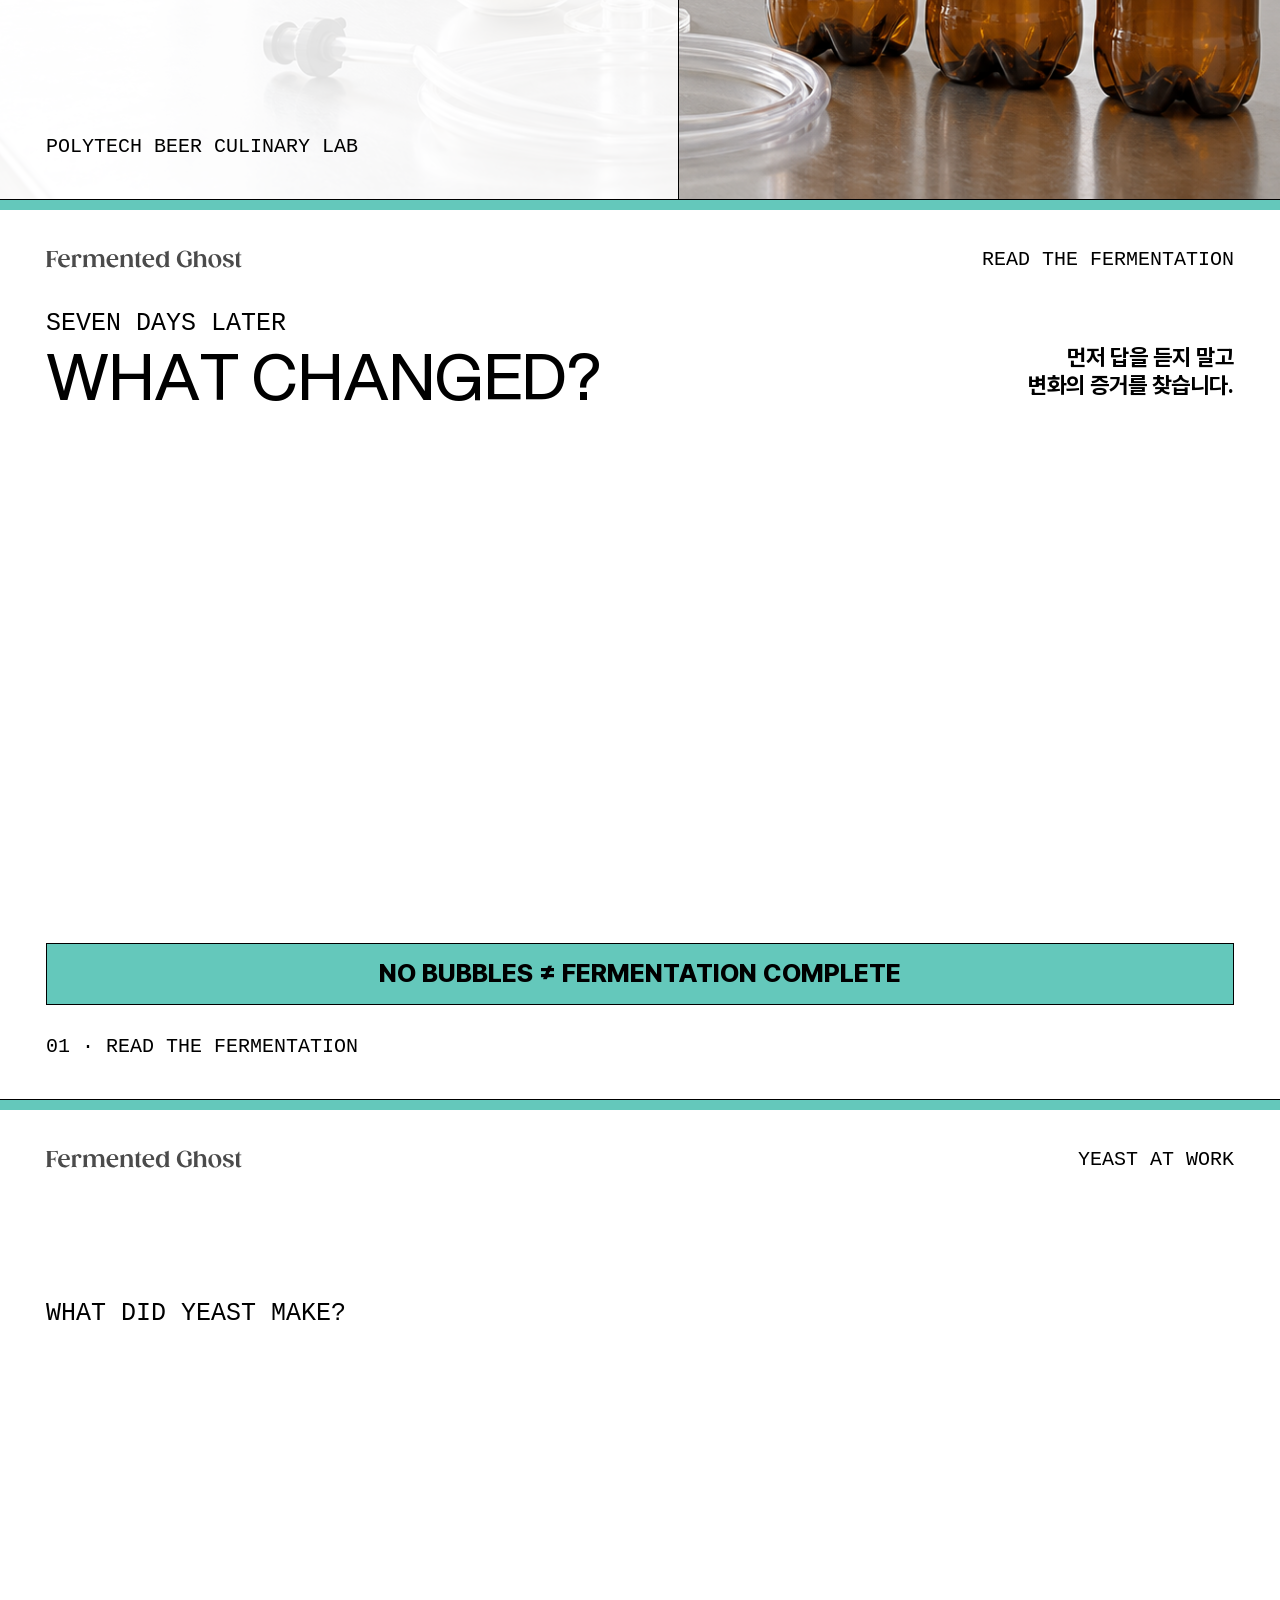
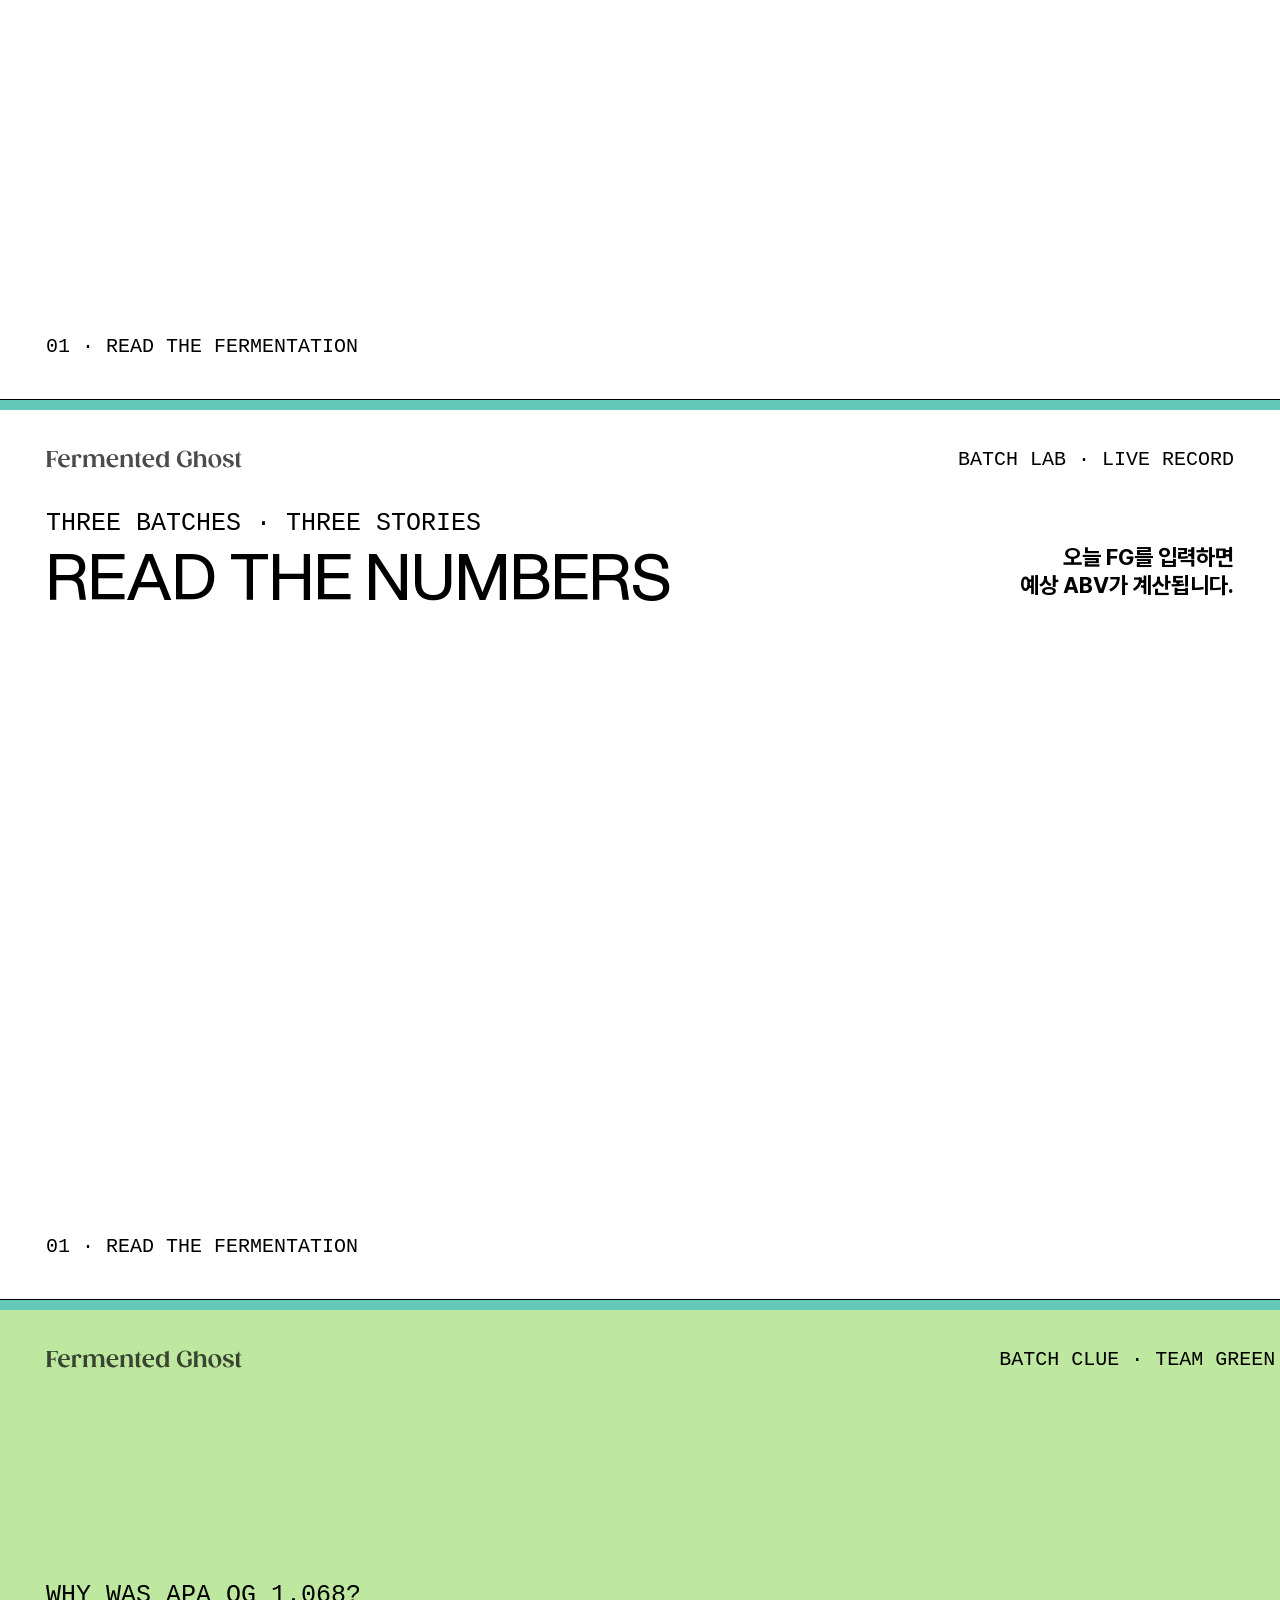
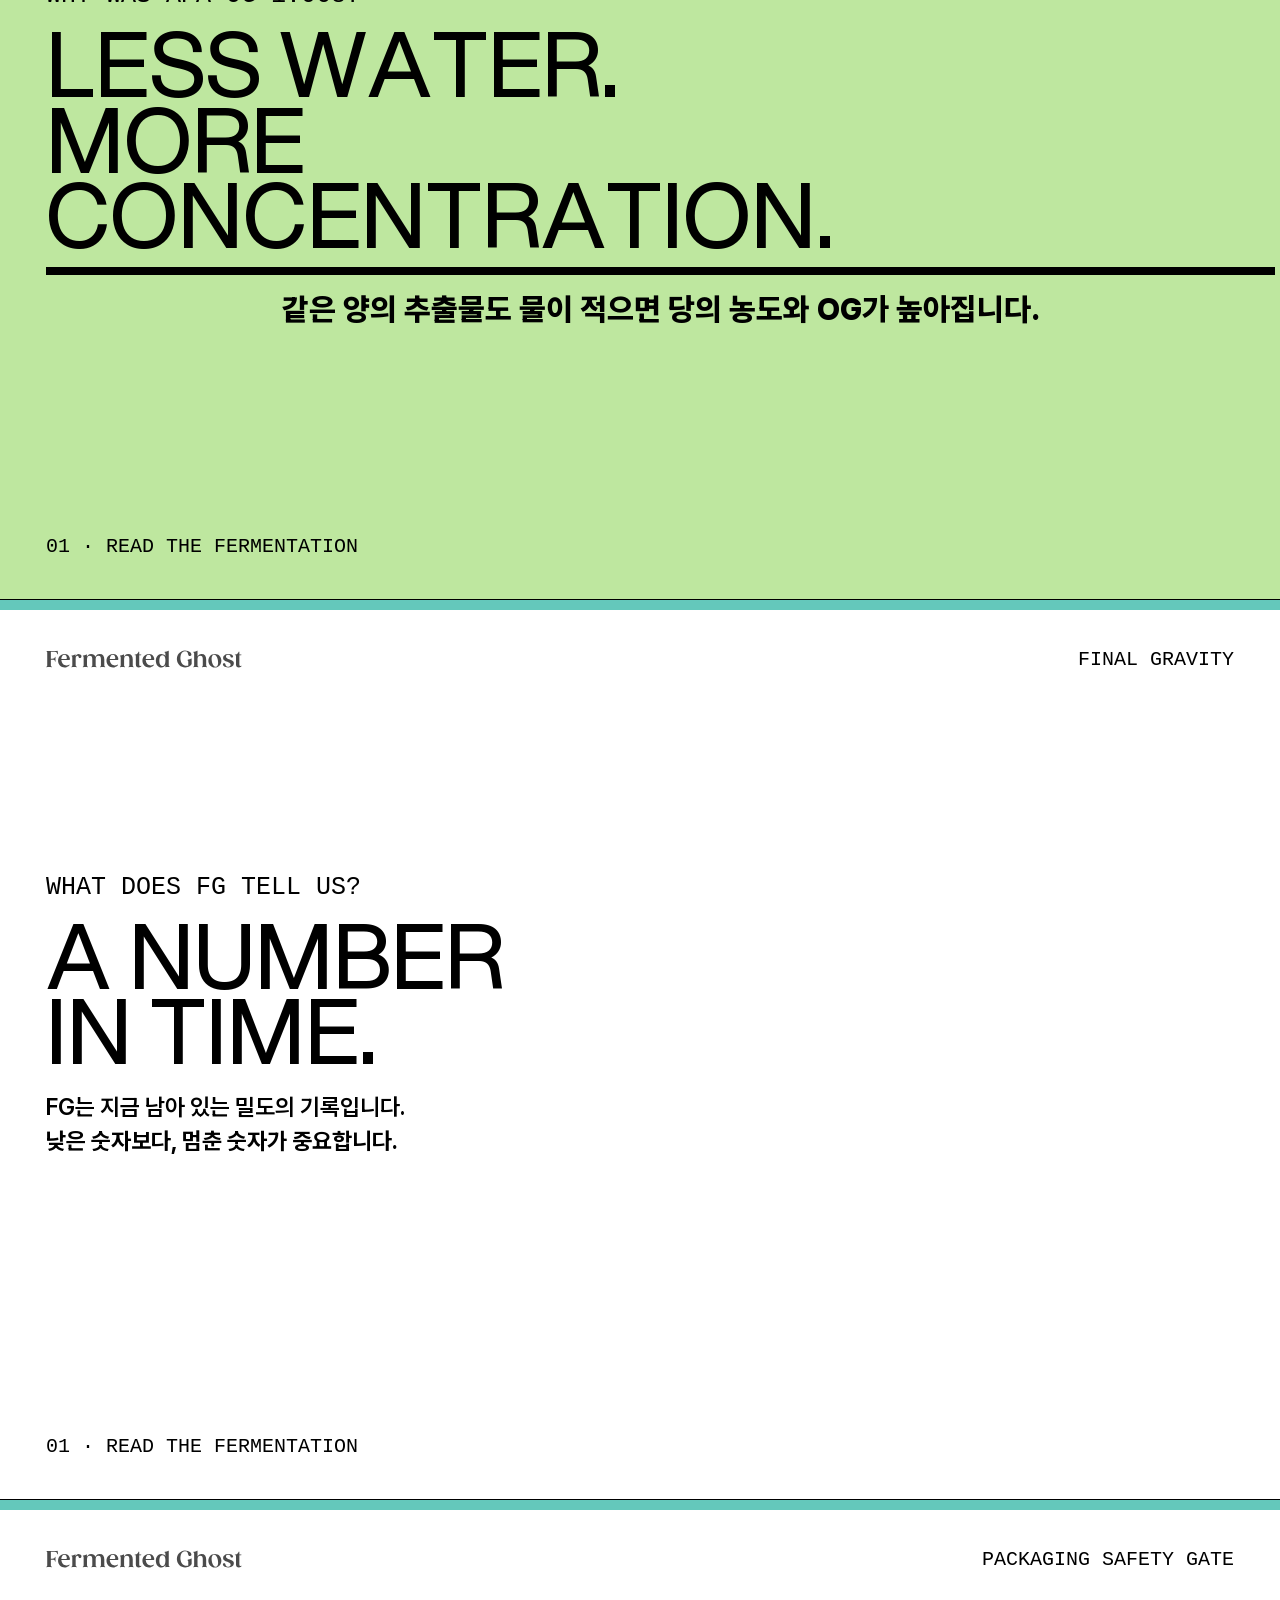
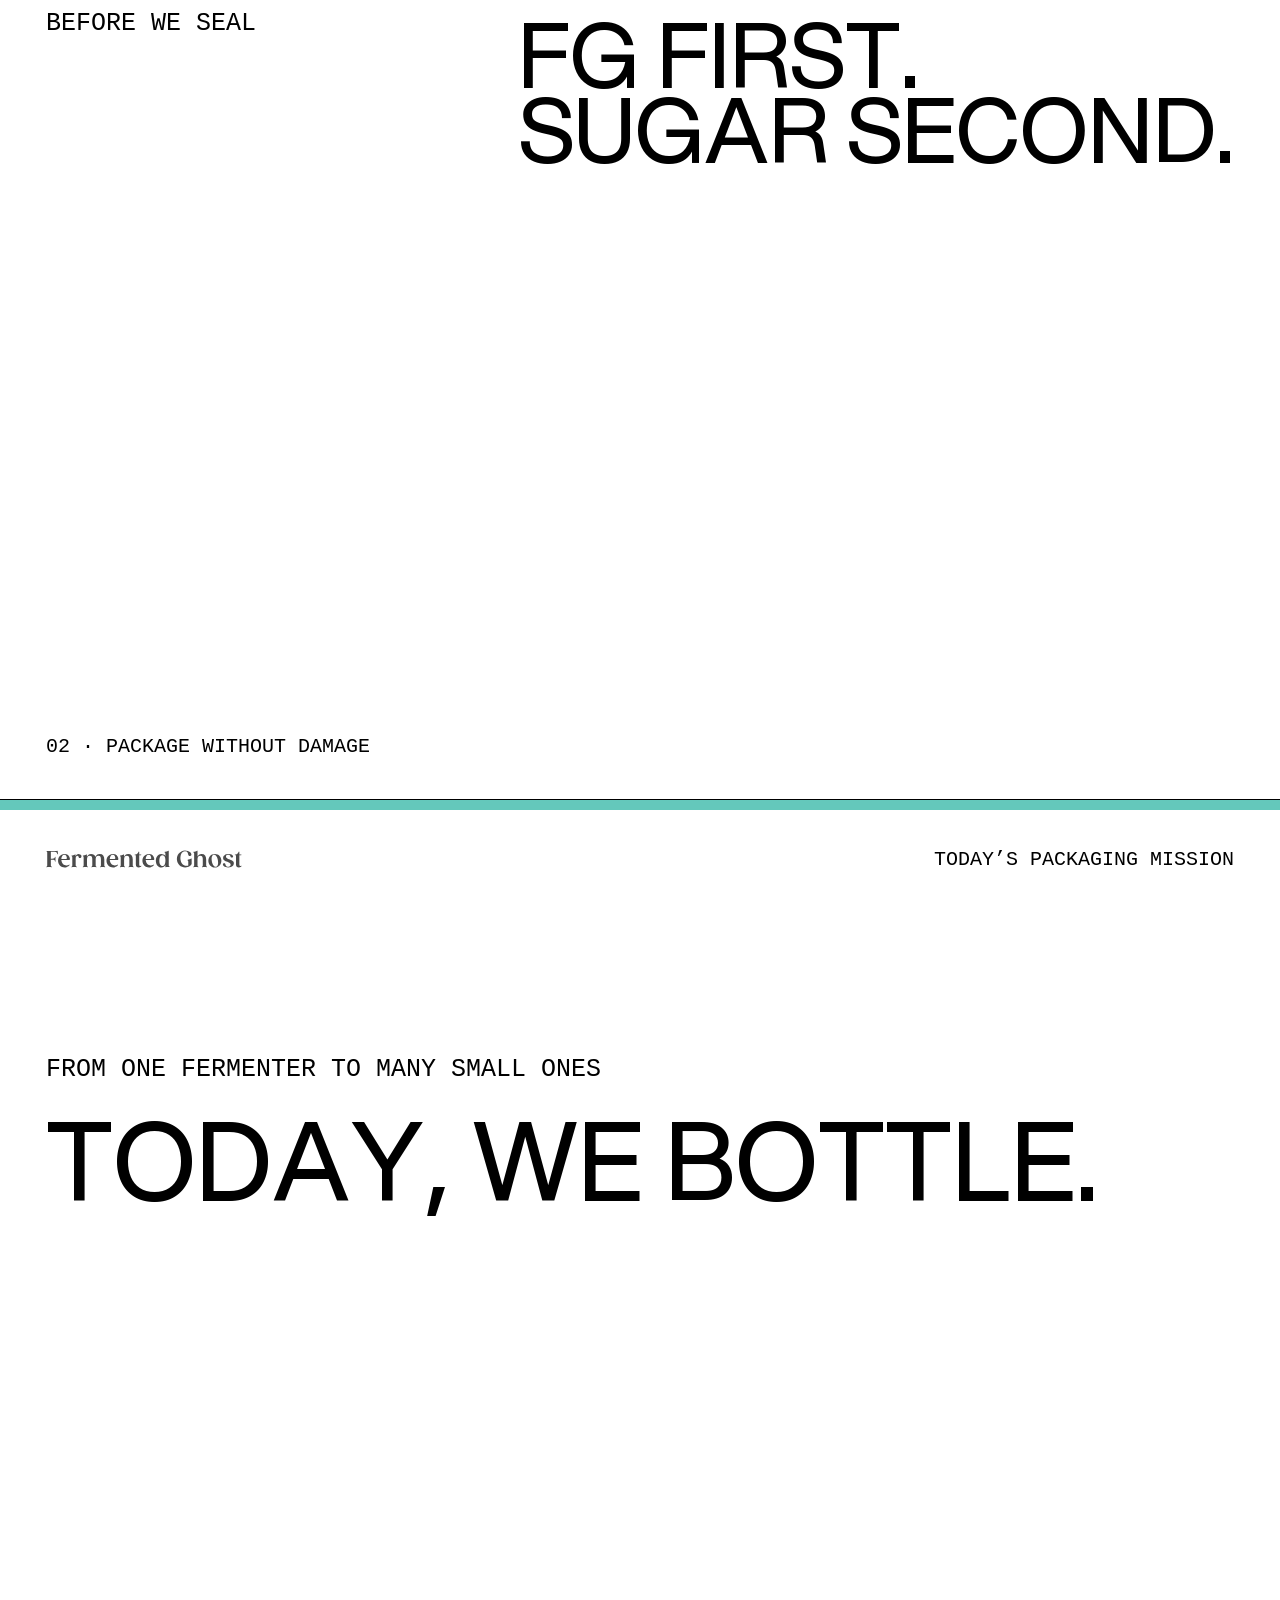
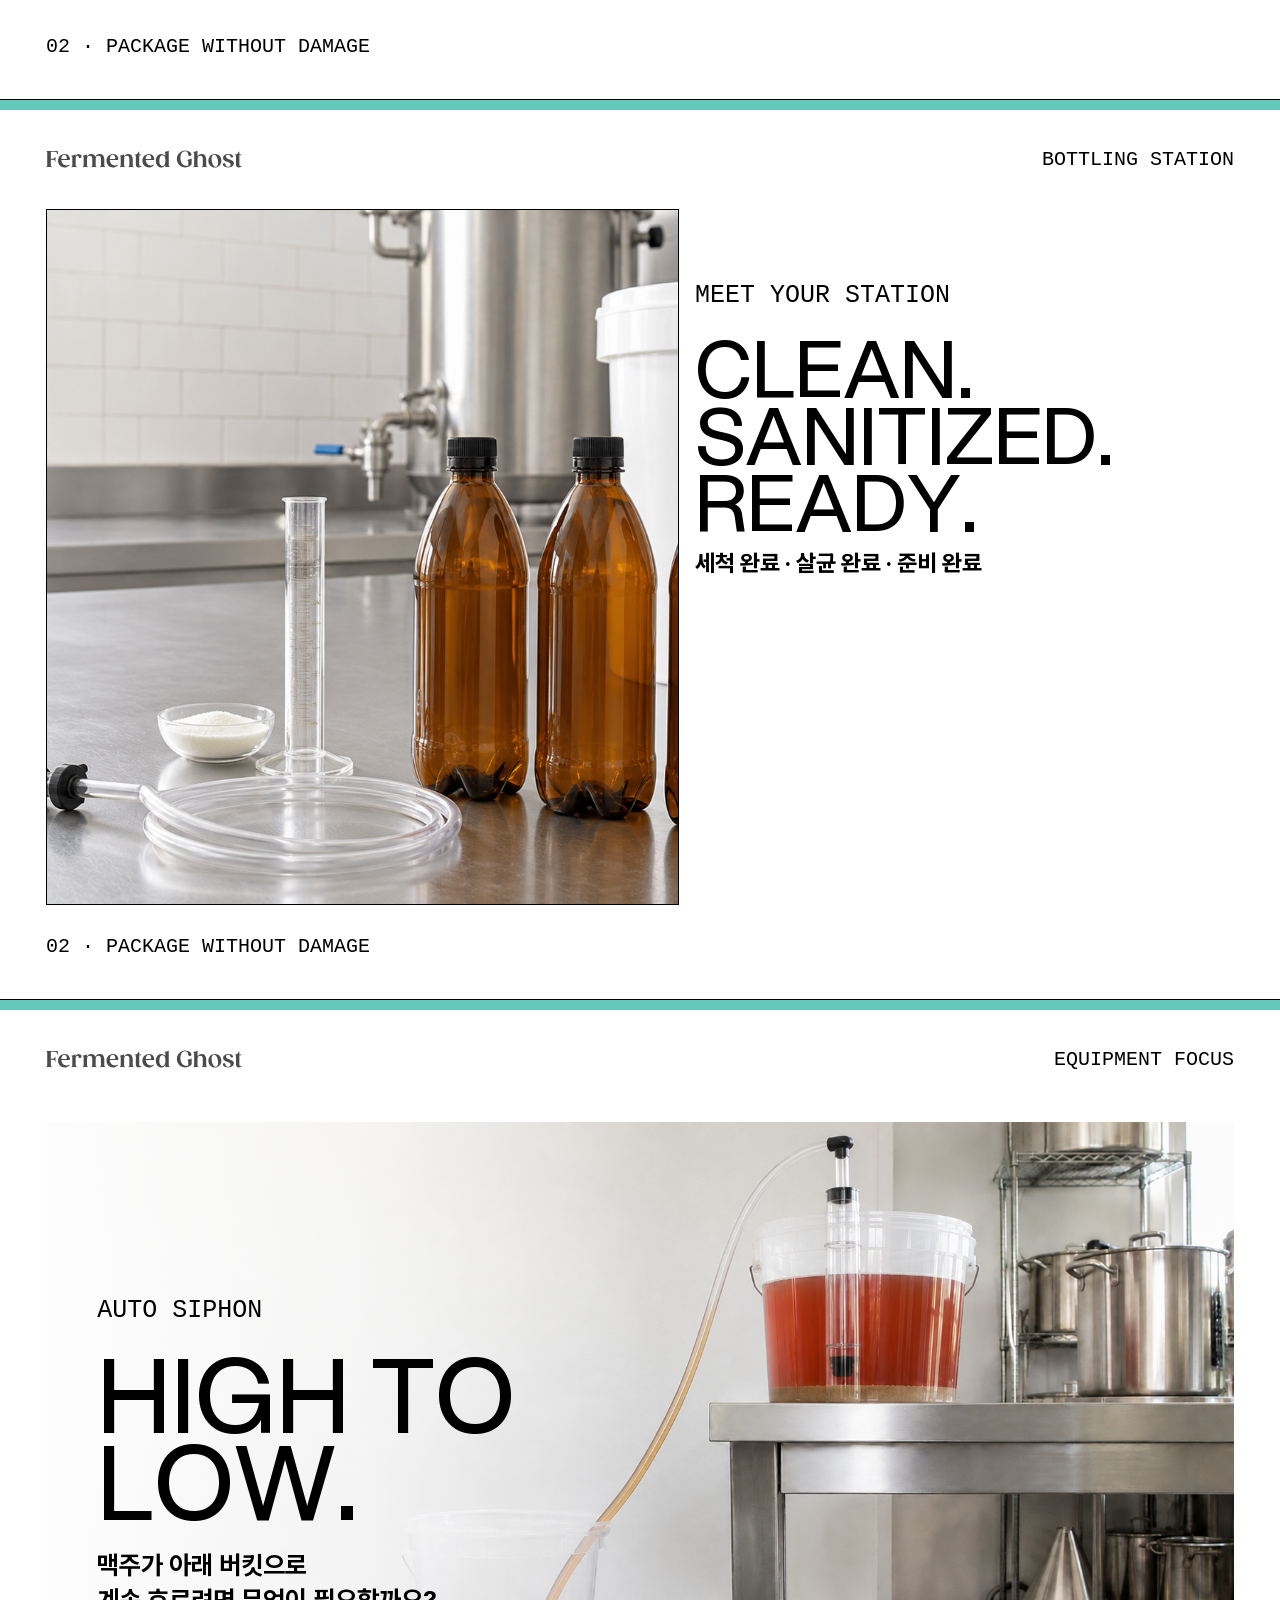
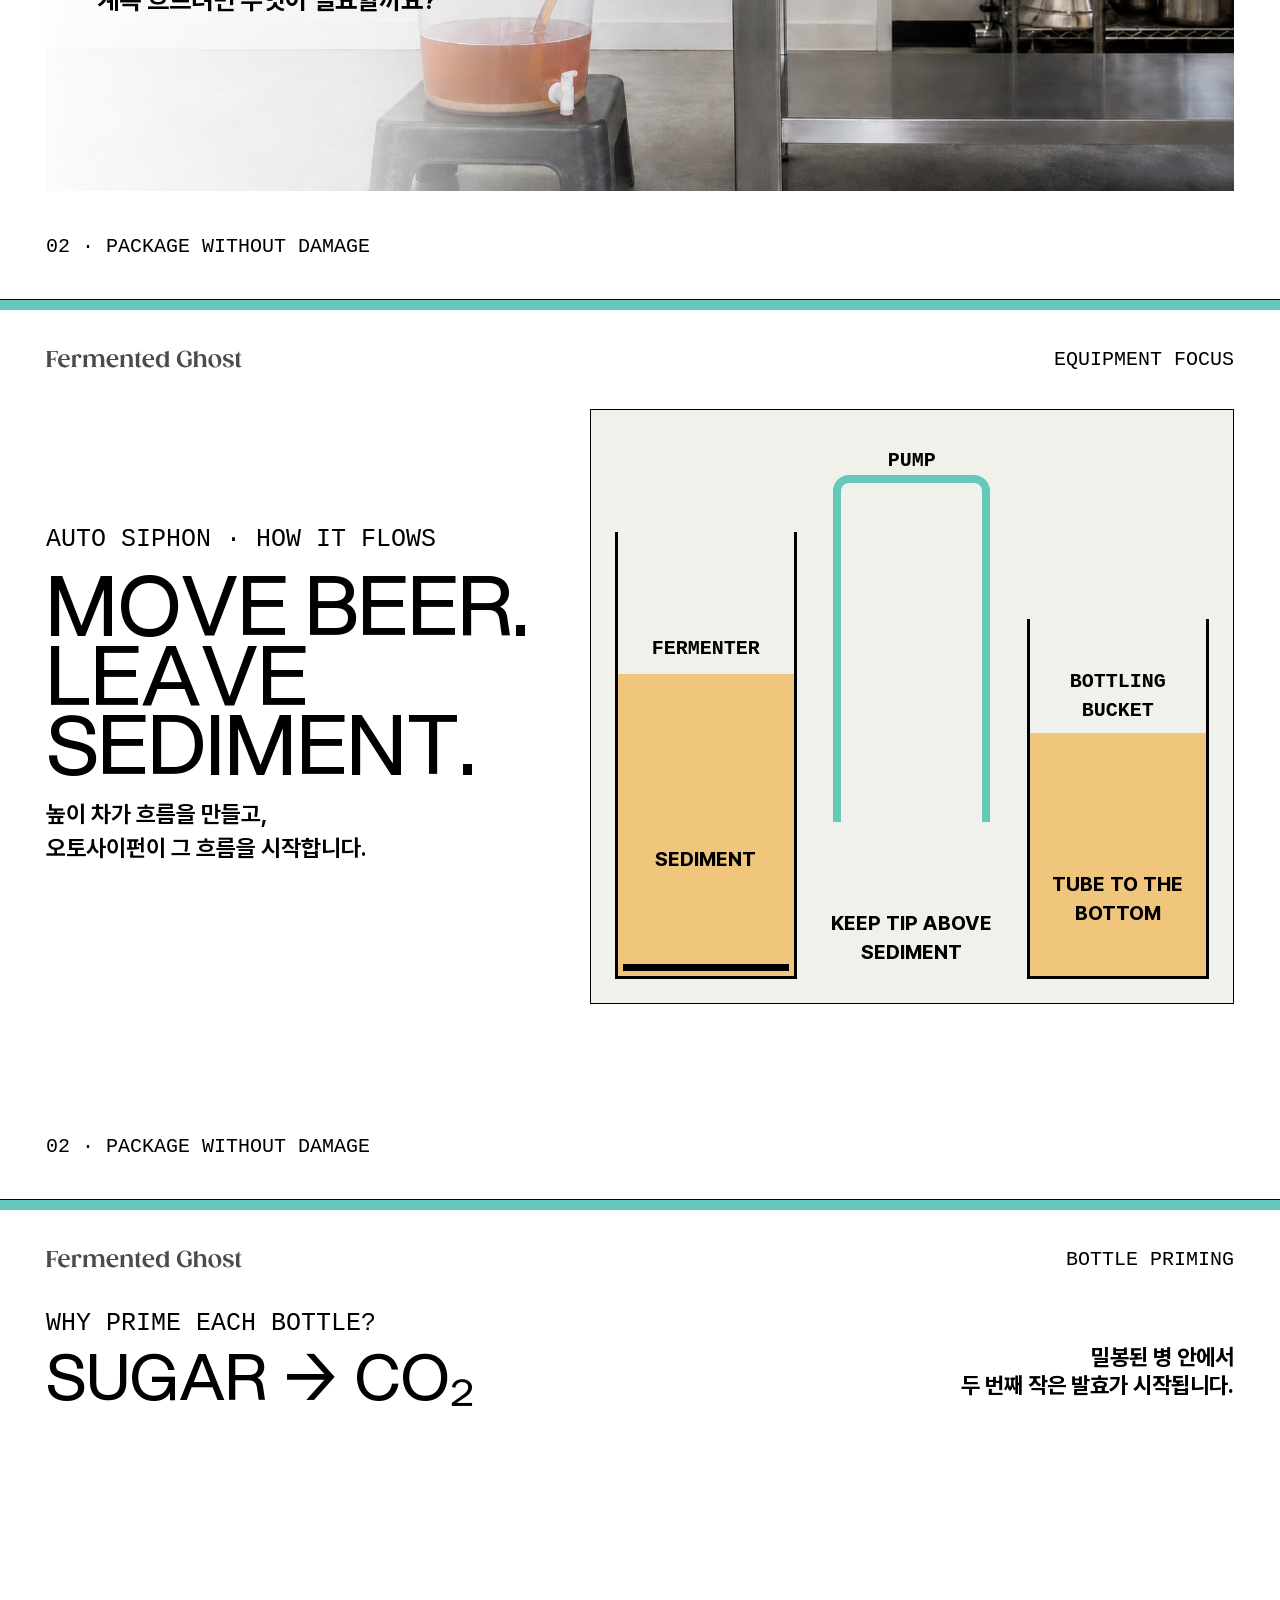
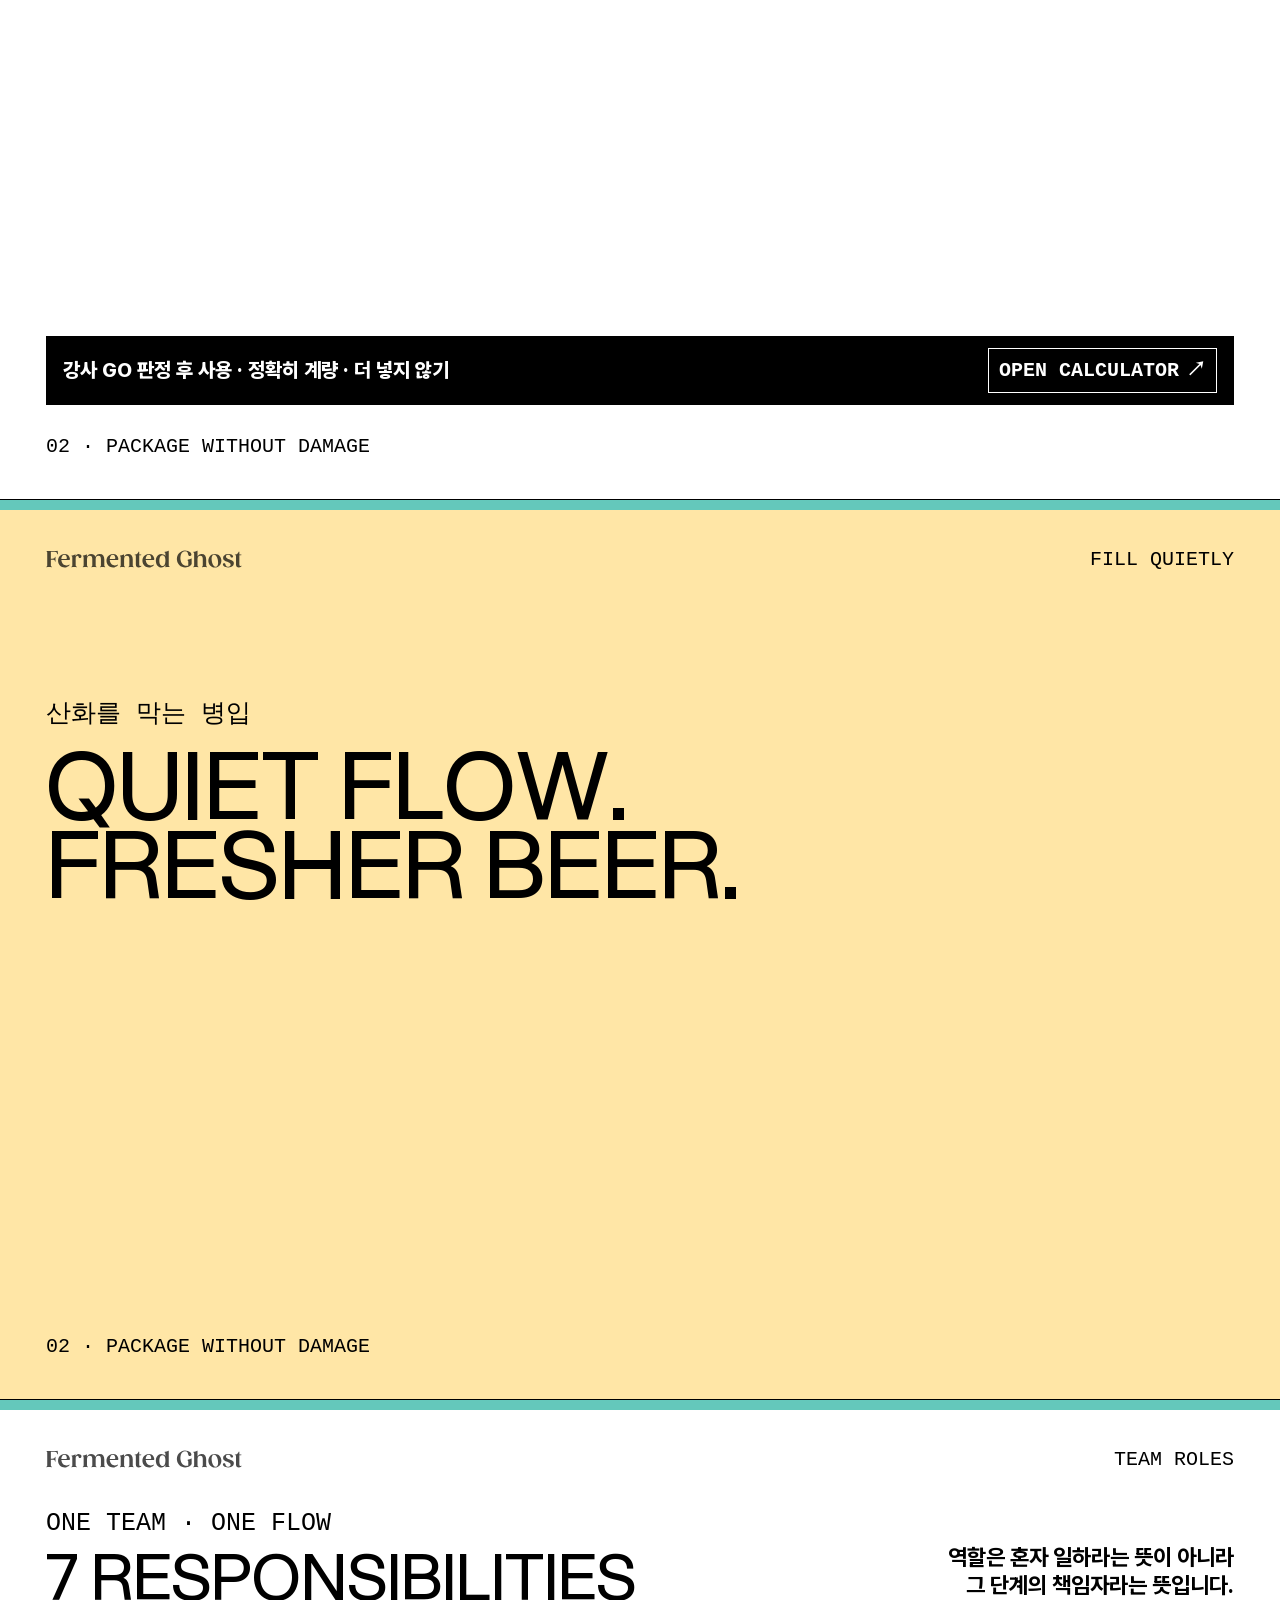
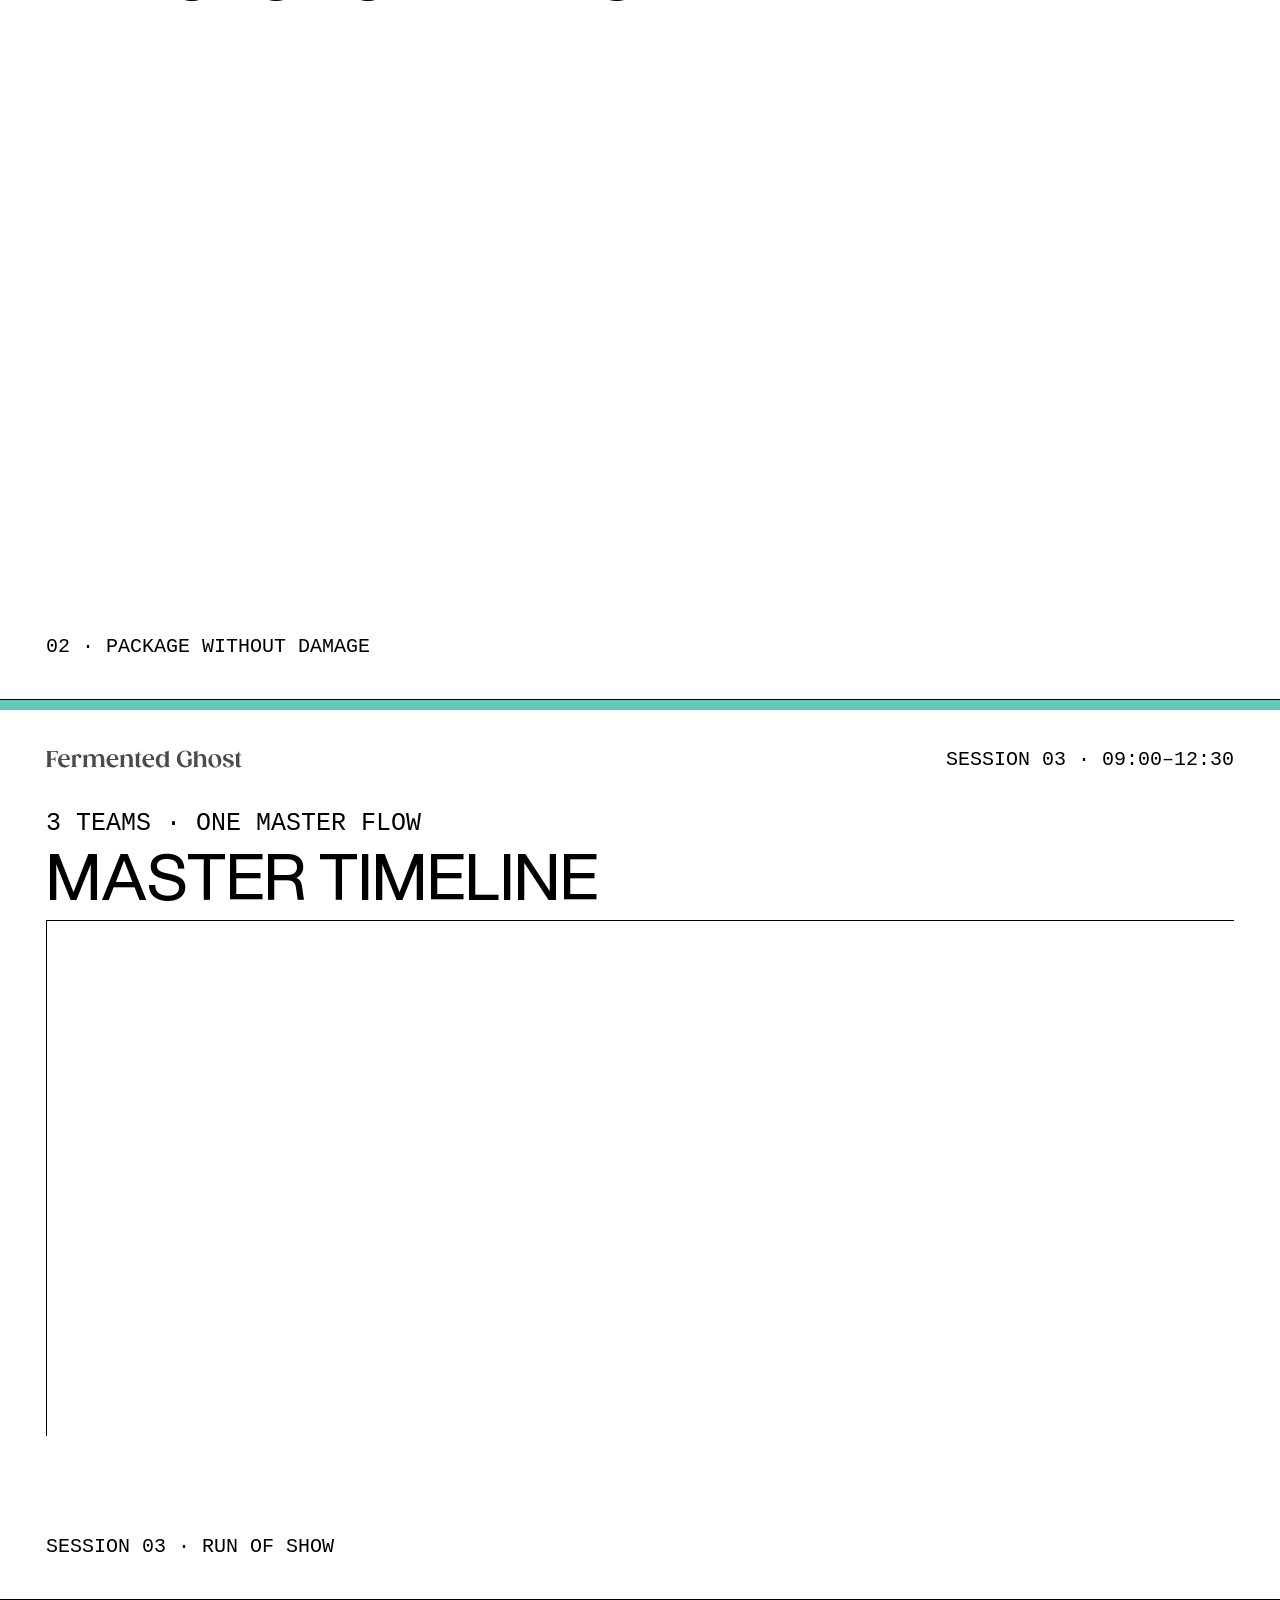
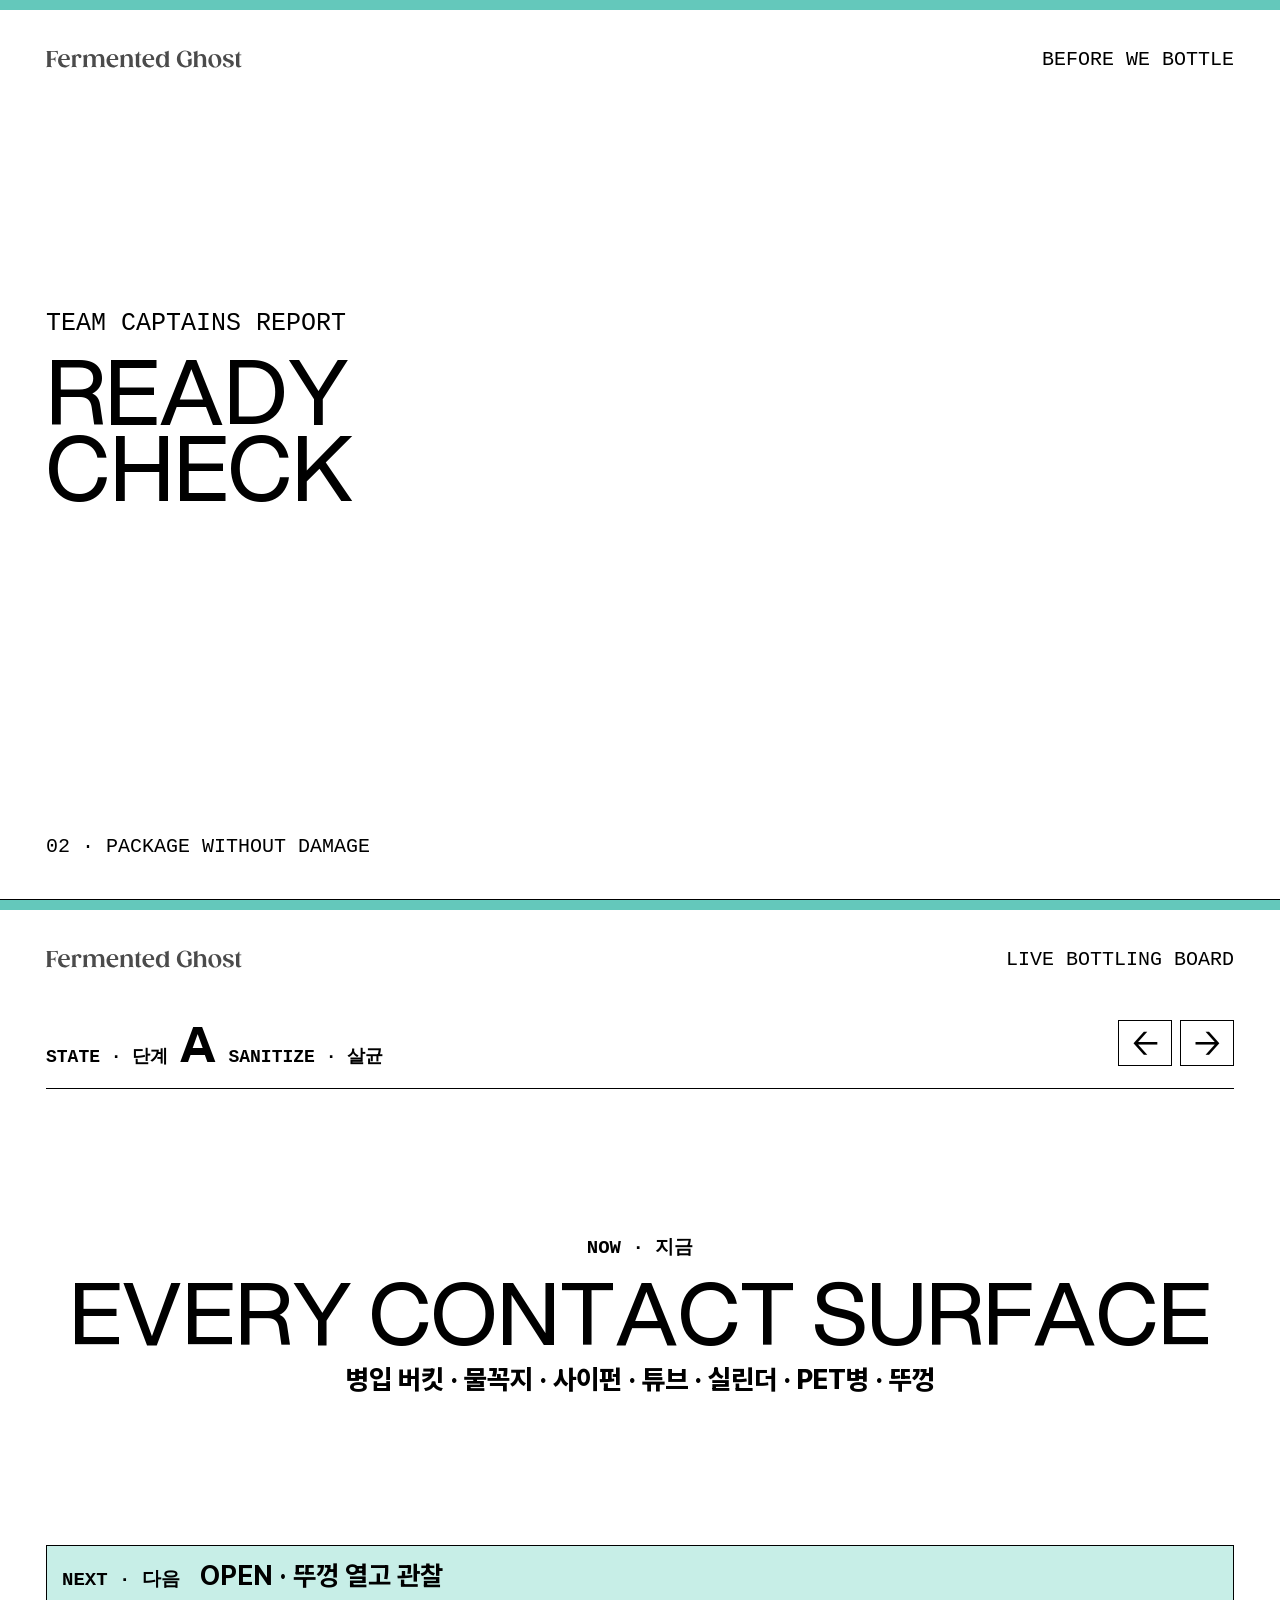
<file: polytech-03/index.html>
<!doctype html>
<html lang="ko">
  <head>
    <meta charset="utf-8">
    <meta name="viewport" content="width=device-width, initial-scale=1">
    <title>Session 03 Beer in Transition</title>
    <link rel="icon" href="data:,">
    <link rel="stylesheet" href="../polytech-assets/slides.css?v=20260823-47">
    <link rel="stylesheet" href="./session-03.css?v=20260907-27">
  </head>
  <body style="--slide-accent: var(--s3-teal); --slide-soft: var(--s3-pale-teal);">
    <main class="deck-shell session-03-deck">
      <section class="slide s3-entry-slide" id="S00">
        <header class="slide-header"><span class="slide-brand">Fermented Ghost</span><span>Session 03 · Entry</span></header>
        <div class="slide-body s3-entry-layout">
          <div class="s3-heading-row"><div><p class="eyebrow">LAST WEEK → TODAY</p><h1 class="type-display">FIND YOUR BATCH</h1></div><p>지난주 팀으로 모여<br>발효조를 확인합니다.</p></div>
          <div class="s3-batch-grid" data-batch-entry></div>
          <p class="s3-entry-rule">아직 뚜껑을 열거나 발효조를 움직이지 않습니다.</p>
        </div>
        <footer class="slide-footer"><span>Beer in Transition</span></footer>
      </section>

      <section class="slide s3-cover-slide" id="S01" data-sequence-reveal data-reveal-count="2">
        <header class="slide-header"><span class="slide-brand">Fermented Ghost</span><span>Session 03 · 09:00–12:30</span></header>
        <div class="slide-body s3-cover-layout">
          <div class="s3-cover-copy story-reveal" data-reveal-step="0"><p class="eyebrow">SESSION 03</p><h1 class="type-display">BEER IN<br>TRANSITION</h1><strong>발효 확인과 병입 실습</strong></div>
          <p class="s3-cover-question story-reveal" data-reveal-step="1">지난 7일 동안,<br>발효조 안에서는 무슨 일이 일어났을까?</p>
          <p class="s3-cover-answer story-reveal" data-reveal-step="2">오늘 우리는 변화를 읽고, 병에 담고, 다음 변화를 기다립니다.</p>
        </div>
        <footer class="slide-footer"><span>Polytech Beer Culinary Lab</span></footer>
      </section>

      <section class="slide s3-seven-days-slide" id="S02" data-sequence-reveal data-reveal-count="4">
        <header class="slide-header"><span class="slide-brand">Fermented Ghost</span><span>Read the Fermentation</span></header>
        <div class="slide-body s3-seven-days-layout">
          <div class="s3-title-inline"><div><p class="eyebrow">SEVEN DAYS LATER</p><h1 class="type-display">WHAT CHANGED?</h1></div><p>먼저 답을 듣지 말고<br>변화의 증거를 찾습니다.</p></div>
          <div class="s3-sense-grid">
            <article class="story-reveal" data-reveal-step="1"><span>01</span><strong>LOOK</strong><em>보기</em><p>색 · 탁도 · 침전물 · 표면</p></article>
            <article class="story-reveal" data-reveal-step="2"><span>02</span><strong>SMELL</strong><em>향 맡기</em><p>효모 · 과일 · 향신료 · 이상 향</p></article>
            <article class="story-reveal" data-reveal-step="3"><span>03</span><strong>LISTEN</strong><em>관찰하기</em><p>에어락 움직임은 단서일 뿐</p></article>
            <article class="story-reveal" data-reveal-step="4"><span>04</span><strong>MEASURE</strong><em>측정하기</em><p>발효의 판단은 숫자로</p></article>
          </div>
          <p class="s3-memory-line">NO BUBBLES ≠ FERMENTATION COMPLETE</p>
        </div>
        <footer class="slide-footer"><span>01 · Read the Fermentation</span></footer>
      </section>

      <section class="slide s3-yeast-slide" id="S03" data-sequence-reveal data-reveal-count="6">
        <header class="slide-header"><span class="slide-brand">Fermented Ghost</span><span>Yeast at Work</span></header>
        <div class="slide-body s3-yeast-layout">
          <p class="eyebrow">WHAT DID YEAST MAKE?</p>
          <h1 class="s3-yeast-question story-reveal" data-reveal-step="1">효모는 무엇을 만들었을까요?</h1>
          <div class="s3-fermentation-path">
            <article class="story-reveal" data-reveal-step="2"><span>01</span><strong>FERMENTABLE<br>SUGAR</strong><em>발효 가능한 당</em></article>
            <b class="story-reveal" data-reveal-step="2">+</b>
            <article class="story-reveal" data-reveal-step="2"><span>02</span><strong>YEAST</strong><em>효모</em></article>
            <b class="story-reveal" data-reveal-step="3">→</b>
            <article class="story-reveal" data-reveal-step="3"><span>03</span><strong>ALCOHOL</strong><em>알코올</em></article>
            <b class="story-reveal" data-reveal-step="4">+</b>
            <article class="story-reveal" data-reveal-step="4"><span>04</span><strong>CO₂</strong><em>이산화탄소</em></article>
            <b class="story-reveal" data-reveal-step="5">+</b>
            <article class="story-reveal" data-reveal-step="5"><span>05</span><strong>AROMA<br>COMPOUNDS</strong><em>향 성분</em></article>
          </div>
          <p class="s3-yeast-conclusion story-reveal" data-reveal-step="6">발효는 알코올만 만드는 과정이 아닙니다.<br><strong>맥주의 향과 질감도 함께 만듭니다.</strong></p>
        </div>
        <footer class="slide-footer"><span>01 · Read the Fermentation</span></footer>
      </section>

      <section class="slide s3-lab-slide" id="S04" data-sequence-reveal data-reveal-count="5">
        <header class="slide-header"><span class="slide-brand">Fermented Ghost</span><span>Batch Lab · Live Record</span></header>
        <div class="slide-body s3-lab-layout">
          <div class="s3-title-inline"><div><p class="eyebrow">THREE BATCHES · THREE STORIES</p><h1 class="type-display">READ THE NUMBERS</h1></div><p>오늘 FG를 입력하면<br>예상 ABV가 계산됩니다.</p></div>
          <div class="s3-fg-intro story-reveal" data-reveal-step="1"><h2><strong>FG</strong><span>Final Gravity</span><span>최종 비중</span></h2><p>발효 후 맥주의 비중</p></div>
          <div class="s3-lab-grid" data-batch-lab></div>
          <p class="s3-formula story-reveal" data-reveal-step="5"><span>ABV</span><strong>= ( OG − FG ) × 131.25</strong><em>예상 FG는 참고값입니다. 병입 여부는 안정성을 포함해 강사가 판정합니다.</em></p>
        </div>
        <footer class="slide-footer"><span>01 · Read the Fermentation</span></footer>
      </section>

      <section class="slide s3-apa-slide" id="S05" data-sequence-reveal data-reveal-count="2">
        <header class="slide-header"><span class="slide-brand">Fermented Ghost</span><span>Batch Clue · Team Green</span></header>
        <div class="slide-body s3-apa-layout">
          <div><p class="eyebrow">WHY WAS APA OG 1.068?</p><h1 class="type-display">LESS WATER.<br>MORE CONCENTRATION.</h1></div>
          <div class="s3-volume-compare story-reveal" data-reveal-step="1">
            <article><span>ACTUAL</span><strong>14.5L</strong><em>OG 1.068</em></article>
            <b>→</b>
            <article><span>AT 20L</span><strong>20.0L</strong><em>≈ OG 1.049</em></article>
          </div>
          <p class="s3-apa-math story-reveal" data-reveal-step="2"><strong>68</strong> gravity points × <strong>14.5L</strong> ÷ <strong>20L</strong> = <strong>49.3</strong> gravity points</p>
          <p class="s3-apa-lesson">같은 양의 추출물도 물이 적으면 당의 농도와 OG가 높아집니다.</p>
        </div>
        <footer class="slide-footer"><span>01 · Read the Fermentation</span></footer>
      </section>

      <section class="slide s3-fg-slide" id="S06" data-sequence-reveal data-reveal-count="3">
        <header class="slide-header"><span class="slide-brand">Fermented Ghost</span><span>Final Gravity</span></header>
        <div class="slide-body s3-fg-layout">
          <div class="s3-fg-copy"><p class="eyebrow">WHAT DOES FG TELL US?</p><h1 class="type-display">A NUMBER<br>IN TIME.</h1><p>FG는 지금 남아 있는 밀도의 기록입니다.<br><strong>낮은 숫자보다, 멈춘 숫자가 중요합니다.</strong></p></div>
          <div class="s3-fg-images">
            <figure class="story-reveal" data-reveal-step="1"><img src="./assets/hydrometer.webp" alt="샘플 실린더에 비중계를 띄우는 모습"><figcaption>01 · FLOAT</figcaption></figure>
            <figure class="story-reveal" data-reveal-step="2"><img src="./assets/hydrometer-reading.webp" alt="액체 표면과 눈높이를 맞춰 비중계 눈금을 읽는 모습"><figcaption>02 · EYE LEVEL</figcaption></figure>
          </div>
          <div class="s3-fg-sequence story-reveal" data-reveal-step="3"><span>SAMPLE</span><b>→</b><span>FLOAT</span><b>→</b><span>EYE LEVEL</span><b>→</b><span>RECORD</span></div>
        </div>
        <footer class="slide-footer"><span>01 · Read the Fermentation</span></footer>
      </section>

      <section class="slide s3-gate-slide" id="S07" data-sequence-reveal data-reveal-count="4">
        <header class="slide-header"><span class="slide-brand">Fermented Ghost</span><span>Packaging Safety Gate</span></header>
        <div class="slide-body s3-gate-layout">
          <div><p class="eyebrow">BEFORE WE SEAL</p><h1 class="type-display">FG FIRST.<br>SUGAR SECOND.</h1></div>
          <div class="s3-gate-grid">
            <article class="is-go story-reveal" data-reveal-step="1"><span>GO</span><strong>STABLE<small>안정 상태</small></strong><p>24–48시간 간격의 두 값이 같고<br>예상 범위에 가깝다.</p></article>
            <article class="is-hold story-reveal" data-reveal-step="2"><span>HOLD</span><strong>UNCERTAIN<small>판단 보류</small></strong><p>한 번만 측정했거나<br>예상보다 높은 값이다.</p></article>
            <article class="is-stop story-reveal" data-reveal-step="3"><span>STOP</span><strong>ACTIVE / OFF<small>발효 진행 중 / 이상 징후</small></strong><p>수치가 계속 내려가거나<br>오염 징후가 있다.</p></article>
          </div>
          <p class="s3-gate-rule story-reveal" data-reveal-step="4">PET도 과압에서 자유롭지 않습니다. <strong>병입은 강사의 확인 후 시작합니다.</strong></p>
        </div>
        <footer class="slide-footer"><span>02 · Package without Damage</span></footer>
      </section>

      <section class="slide s3-mission-slide" id="S08" data-sequence-reveal data-reveal-count="9">
        <header class="slide-header"><span class="slide-brand">Fermented Ghost</span><span>Today’s Packaging Mission</span></header>
        <div class="slide-body s3-mission-layout">
          <p class="eyebrow">FROM ONE FERMENTER TO MANY SMALL ONES</p>
          <h1 class="type-display">TODAY, WE BOTTLE.</h1>
          <div class="s3-package-path"><span class="story-reveal" data-reveal-step="1"><strong>SANITIZE</strong><small>살균</small></span><b class="story-reveal" data-reveal-step="2">→</b><span class="story-reveal" data-reveal-step="2"><strong>SIPHON</strong><small>이송</small></span><b class="story-reveal" data-reveal-step="3">→</b><span class="story-reveal" data-reveal-step="3"><strong>SAMPLE</strong><small>채취</small></span><b class="story-reveal" data-reveal-step="4">→</b><span class="story-reveal" data-reveal-step="4"><strong>MEASURE</strong><small>FG 측정</small></span><b class="story-reveal" data-reveal-step="5">→</b><span class="story-reveal" data-reveal-step="5"><strong>PRIME</strong><small>설탕</small></span><b class="story-reveal" data-reveal-step="6">→</b><span class="story-reveal" data-reveal-step="6"><strong>FILL</strong><small>충전</small></span><b class="story-reveal" data-reveal-step="7">→</b><span class="story-reveal" data-reveal-step="7"><strong>CAP</strong><small>밀봉</small></span><b class="story-reveal" data-reveal-step="8">→</b><span class="story-reveal" data-reveal-step="8"><strong>LABEL / STORE</strong><small>라벨 · 보관</small></span></div>
          <div class="s3-three-risks story-reveal" data-reveal-step="9"><p><span>01</span><strong>CONTAMINATION</strong><em>오염</em></p><p><span>02</span><strong>OXIDATION</strong><em>산화</em></p><p><span>03</span><strong>OVER-CARBONATION</strong><em>과탄산</em></p></div>
        </div>
        <footer class="slide-footer"><span>02 · Package without Damage</span></footer>
      </section>

      <section class="slide s3-station-slide" id="S09" data-sequence-reveal data-reveal-count="2">
        <header class="slide-header"><span class="slide-brand">Fermented Ghost</span><span>Bottling Station</span></header>
        <div class="slide-body s3-station-layout">
          <figure class="s3-station-image"><img src="./assets/bottle-conditioning-station.png" alt="PET 맥주병, 프라이밍 설탕, 오토사이펀 튜브와 병입 버킷이 준비된 병입 스테이션"></figure>
          <div class="s3-station-copy"><p class="eyebrow">MEET YOUR STATION</p><h1 class="type-display">CLEAN.<br>SANITIZED.<br>READY.</h1><p class="s3-station-korean">세척 완료 · 살균 완료 · 준비 완료</p>
            <div class="s3-equipment-list story-reveal" data-reveal-step="1"><span><strong>BOTTLING BUCKET + SPIGOT</strong><small>병입 버킷 + 물꼭지 (비어탭)</small></span><span><strong>AUTO SIPHON + TUBE</strong><small>오토사이펀 + 튜브</small></span><span><strong>500mL PET + PRESSURE CAPS</strong><small>500mL 내압 PET + 내압 뚜껑</small></span><span><strong>DEXTROSE + SCALE</strong><small>덱스트로스 + 저울</small></span></div>
            <p class="story-reveal" data-reveal-step="2">맥주에 닿는 모든 표면은<br><strong>먼저 세척하고, 그다음 살균합니다.</strong></p>
          </div>
        </div>
        <footer class="slide-footer"><span>02 · Package without Damage</span></footer>
      </section>

      <section class="slide s3-siphon-scene-slide" id="S10">
        <header class="slide-header"><span class="slide-brand">Fermented Ghost</span><span>Equipment Focus</span></header>
        <div class="slide-body s3-siphon-scene-layout">
          <figure class="s3-siphon-scene-image"><img src="./assets/auto-siphon-transfer.png?v=20260904-03" alt="높은 작업대의 발효조에 투명 외통과 펌프 봉으로 구성된 오토사이펀을 넣고, 상단에 연결한 유연한 튜브로 낮은 병입 버킷에 맥주를 옮기는 홈브루잉 장면"></figure>
          <div class="s3-siphon-scene-copy">
            <p class="eyebrow">AUTO SIPHON</p>
            <h1 class="type-display">HIGH TO LOW.</h1>
            <p>맥주가 아래 버킷으로<br>계속 흐르려면 무엇이 필요할까요?</p>
          </div>
        </div>
        <footer class="slide-footer"><span>02 · Package without Damage</span></footer>
      </section>

      <section class="slide s3-siphon-slide" id="S10A" data-sequence-reveal data-reveal-count="3">
        <header class="slide-header"><span class="slide-brand">Fermented Ghost</span><span>Equipment Focus</span></header>
        <div class="slide-body s3-siphon-layout">
          <div class="s3-siphon-copy"><p class="eyebrow">AUTO SIPHON · HOW IT FLOWS</p><h1 class="type-display">MOVE BEER.<br>LEAVE SEDIMENT.</h1><p>높이 차가 흐름을 만들고,<br>오토사이펀이 그 흐름을 시작합니다.</p></div>
          <div class="s3-siphon-diagram">
            <div class="s3-source-vessel"><span>FERMENTER</span><i></i><em>SEDIMENT</em></div>
            <div class="s3-siphon-line"><span>PUMP</span><i></i><em>KEEP TIP ABOVE SEDIMENT</em></div>
            <div class="s3-target-vessel"><span>BOTTLING BUCKET</span><i></i><em>TUBE TO THE BOTTOM</em></div>
          </div>
          <div class="s3-siphon-rules">
            <p class="story-reveal" data-reveal-step="1"><span>01</span><strong>TIP SUBMERGED</strong><em>흡입구는 맥주 안에, 침전물 위에</em></p>
            <p class="story-reveal" data-reveal-step="2"><span>02</span><strong>QUIET FLOW</strong><em>출구는 버킷 바닥 가까이</em></p>
            <p class="story-reveal" data-reveal-step="3"><span>03</span><strong>NEVER SIPHON BY MOUTH</strong><em>입으로 빨아 시작하지 않기</em></p>
          </div>
        </div>
        <footer class="slide-footer"><span>02 · Package without Damage</span></footer>
      </section>

      <section class="slide s3-prime-slide" id="S11" data-sequence-reveal data-reveal-count="2">
        <header class="slide-header"><span class="slide-brand">Fermented Ghost</span><span>Bottle Priming</span></header>
        <div class="slide-body s3-prime-layout">
          <div class="s3-title-inline"><div><p class="eyebrow">WHY PRIME EACH BOTTLE?</p><h1 class="type-display">SUGAR → CO₂</h1></div><p>밀봉된 병 안에서<br>두 번째 작은 발효가 시작됩니다.</p></div>
          <div class="s3-prime-cards story-reveal" data-reveal-step="1" data-prime-cards></div>
          <div class="s3-prime-chain story-reveal" data-reveal-step="2"><span>20°C · RESIDUAL CO₂ ≈ 0.85 vol</span><b>→</b><strong>( TARGET CO₂ − 0.85 ) × 2.0g</strong><b>=</b><span>DEXTROSE / 500mL</span></div>
          <div class="s3-prime-rule">
            <span>강사 GO 판정 후 사용 · 정확히 계량 · 더 넣지 않기</span>
            <a href="https://www.lallemandbrewing.com/en/australia-new-zealand/resources/brewers-corner/brewing-calculators/bottle-conditioning-calculator/" target="_blank" rel="noopener noreferrer">OPEN CALCULATOR <span aria-hidden="true">↗</span></a>
          </div>
        </div>
        <footer class="slide-footer"><span>02 · Package without Damage</span></footer>
      </section>

      <section class="slide s3-fill-slide" id="S12" data-sequence-reveal data-reveal-count="6">
        <header class="slide-header"><span class="slide-brand">Fermented Ghost</span><span>Fill Quietly</span></header>
        <div class="slide-body s3-fill-layout">
          <div><p class="eyebrow">산화를 막는 병입</p><h1 class="type-display">QUIET FLOW.<br>FRESHER BEER.</h1></div>
          <ol class="s3-fill-steps">
            <li class="story-reveal" data-reveal-step="1"><span>01</span><strong>RACK</strong><em>병입 버킷으로 이송</em></li>
            <li class="story-reveal" data-reveal-step="2"><span>02</span><strong>SAMPLE + FG</strong><em>설탕 전 채취 · 측정</em></li>
            <li class="story-reveal" data-reveal-step="3"><span>03</span><strong>DOSE</strong><em>병별 설탕 계량</em></li>
            <li class="story-reveal" data-reveal-step="4"><span>04</span><strong>DIRECT FILL</strong><em>물꼭지에서 충전</em></li>
            <li class="story-reveal" data-reveal-step="5"><span>05</span><strong>CAP NOW</strong><em>빈 공간을 남기고 밀봉</em></li>
          </ol>
          <p class="s3-fill-note story-reveal" data-reveal-step="6">PET병 입구를 물꼭지 (비어탭)에 가까이 대고,<br>병 벽면을 따라 천천히 채웁니다.</p>
        </div>
        <footer class="slide-footer"><span>02 · Package without Damage</span></footer>
      </section>

      <section class="slide s3-roles-slide" id="S13" data-sequence-reveal data-reveal-count="7">
        <header class="slide-header"><span class="slide-brand">Fermented Ghost</span><span>Team Roles</span></header>
        <div class="slide-body s3-roles-layout">
          <div class="s3-title-inline"><div><p class="eyebrow">ONE TEAM · ONE FLOW</p><h1 class="type-display">7 RESPONSIBILITIES</h1></div><p>역할은 혼자 일하라는 뜻이 아니라<br>그 단계의 책임자라는 뜻입니다.</p></div>
          <div class="s3-role-grid" data-role-cards></div>
        </div>
        <footer class="slide-footer"><span>02 · Package without Damage</span></footer>
      </section>

      <section class="slide s3-timeline-slide" id="S14" data-sequence-reveal data-reveal-count="13">
        <header class="slide-header"><span class="slide-brand">Fermented Ghost</span><span>Session 03 · 09:00–12:30</span></header>
        <div class="slide-body s3-timeline-layout">
          <div class="s3-title-inline"><div><p class="eyebrow">3 TEAMS · ONE MASTER FLOW</p><h1 class="type-display">MASTER TIMELINE</h1></div></div>
          <div class="s3-timeline">
            <div class="story-reveal" data-reveal-step="1"><time>09:30</time><strong>BRIEFING</strong><span>변화 관찰 · 오늘의 목표</span></div>
            <div class="story-reveal" data-reveal-step="2"><time>09:40</time><strong>BOTTLING DEMO</strong><span>사이펀 · FG · 프라이밍</span></div>
            <div class="story-reveal" data-reveal-step="3"><time>09:50</time><strong>SETUP</strong><span>스테이션 · 역할 · 장비</span></div>
            <div class="story-reveal" data-reveal-step="4"><time>10:05</time><strong>SANITIZE</strong><span>버킷 · 물꼭지 · 사이펀 · PET</span></div>
            <div class="story-reveal" data-reveal-step="5"><time>10:15</time><strong>OPEN + OBSERVE</strong><span>뚜껑 · 표면 · 향</span></div>
            <div class="story-reveal" data-reveal-step="6"><time>10:30</time><strong>SIPHON</strong><span>병입 버킷으로 조용히</span></div>
            <div class="story-reveal" data-reveal-step="7"><time>10:40</time><strong>SAMPLE + MEASURE FG</strong><span>물꼭지 · 눈높이 · 기록</span></div>
            <div class="is-gate story-reveal" data-reveal-step="8"><time>11:00</time><strong>CONFIRM + PRIME</strong><span>FG 확인 · 병별 설탕 계량</span></div>
            <div class="is-key story-reveal" data-reveal-step="9"><time>11:15</time><strong>FILL + CAP</strong><span>직접 충전 · 한 병씩 밀봉</span></div>
            <div class="story-reveal" data-reveal-step="10"><time>11:50</time><strong>LABEL + STORE + CLEAN</strong><span>수량 · 컨테이너 · 정리</span></div>
            <div class="is-taste story-reveal" data-reveal-step="11"><time>12:10</time><strong>ALE, TWO WAYS</strong><span>Tribute ↔ Saison Dupont</span></div>
            <div class="story-reveal" data-reveal-step="12"><time>12:25</time><strong>PREDICT NEXT WEEK</strong><span>탄산 · 향 · 질감</span></div>
          </div>
          <p class="s3-timeline-rule story-reveal" data-reveal-step="13">시간보다 순서. 각 단계를 완료한 뒤 다음 단계로 넘어갑니다.</p>
        </div>
        <footer class="slide-footer"><span>Session 03 · Run of Show</span></footer>
      </section>

      <section class="slide s3-ready-slide" id="S15" data-sequence-reveal data-reveal-count="9">
        <header class="slide-header"><span class="slide-brand">Fermented Ghost</span><span>Before We Bottle</span></header>
        <div class="slide-body s3-ready-layout">
          <div><p class="eyebrow">TEAM CAPTAINS REPORT</p><h1 class="type-display">READY CHECK</h1></div>
          <div class="s3-ready-grid">
            <p class="story-reveal" data-reveal-step="1"><span>01</span><strong>ROLES ASSIGNED<small>팀 역할 배정</small></strong></p>
            <p class="story-reveal" data-reveal-step="2"><span>02</span><strong>CHEMSAN READY<small>살균 스테이션 준비</small></strong></p>
            <p class="story-reveal" data-reveal-step="3"><span>03</span><strong>BOTTLES + CAPS<small>PET병 · 뚜껑 수량 확인</small></strong></p>
            <p class="story-reveal" data-reveal-step="4"><span>04</span><strong>BUCKET + SPIGOT<small>병입 버킷 · 물꼭지 준비</small></strong></p>
            <p class="story-reveal" data-reveal-step="5"><span>05</span><strong>SIPHON + TUBE<small>사이펀 · 튜브 준비</small></strong></p>
            <p class="story-reveal" data-reveal-step="6"><span>06</span><strong>FG TOOLS<small>비중계 · 실린더 준비</small></strong></p>
            <p class="story-reveal" data-reveal-step="7"><span>07</span><strong>DEXTROSE + SCALE<small>덱스트로스 · 저울 준비</small></strong></p>
            <p class="story-reveal" data-reveal-step="8"><span>08</span><strong>LABEL + STORAGE<small>라벨 · 보관 컨테이너 준비</small></strong></p>
          </div>
          <p class="s3-ready-final story-reveal" data-reveal-step="9">ALL TEAMS READY?</p>
        </div>
        <footer class="slide-footer"><span>02 · Package without Damage</span></footer>
      </section>

      <section class="slide s3-live-slide" id="S16" data-sequence-reveal data-reveal-count="10" data-live-board>
        <header class="slide-header"><span class="slide-brand">Fermented Ghost</span><span>Live Bottling Board</span></header>
        <div class="slide-body s3-live-layout">
          <div class="s3-live-top"><p><span>STATE · 단계</span><strong data-live-code>A</strong><em data-live-label>SANITIZE · 살균</em></p><div class="s3-live-controls"><button type="button" data-live-action="prev" title="이전 단계" aria-label="이전 단계">←</button><button type="button" data-live-action="next" title="다음 단계" aria-label="다음 단계">→</button></div></div>
          <div class="s3-live-now"><span>NOW · 지금</span><h1 class="type-display" data-live-now>EVERY CONTACT SURFACE</h1><p data-live-detail>병입 버킷 · 물꼭지 · 사이펀 · 튜브 · 실린더 · PET병 · 뚜껑</p></div>
          <div class="s3-live-next"><span>NEXT · 다음</span><strong data-live-next>OPEN · 뚜껑 열고 관찰</strong></div>
          <div class="s3-live-teams" data-live-teams></div>
        </div>
        <footer class="slide-footer"><span>Session 03 · Live Board</span></footer>
      </section>

      <section class="slide s3-tasting-slide" id="S17" data-sequence-reveal data-reveal-count="3">
        <header class="slide-header"><span class="slide-brand">Fermented Ghost</span><span>Guided Comparison</span></header>
        <div class="slide-body s3-tasting-layout">
          <div class="s3-tasting-heading"><p class="eyebrow">TASTE BEFORE REVEAL</p><h1 class="type-display">ALE, TWO WAYS</h1><strong>두 맥주를 먼저 맛보고, 차이를 말합니다.</strong></div>
          <div class="s3-tasting-questions story-reveal" data-reveal-step="1"><p>어느 쪽이 더 <strong>드라이</strong>한가?</p><p>탄산은 향과 질감을 어떻게 바꾸는가?</p><p>효모의 존재감은 어디에서 더 선명한가?</p></div>
          <div class="s3-tasting-reveal" data-tasting-reveal></div>
          <p class="s3-tasting-caution story-reveal" data-reveal-step="3">탄산만의 차이가 아닙니다. 효모 · 발효도 · 원료 · 강도가 함께 만든 결과입니다.</p>
        </div>
        <footer class="slide-footer"><span>03 · Predict the Transition</span></footer>
      </section>

      <section class="slide s3-closing-slide" id="S18" data-sequence-reveal data-reveal-count="2">
        <header class="slide-header"><span class="slide-brand">Fermented Ghost</span><span>Session 03 · Closing</span></header>
        <div class="slide-body s3-closing-layout">
          <div><p class="eyebrow">ONE WEEK FROM NOW</p><h1 class="type-display">PREDICT<br>THE CHANGE.</h1></div>
          <p class="s3-prediction story-reveal" data-reveal-step="1">7일 뒤 우리 맥주는 지금보다 <span>__________</span>해질 것이다.<br>가장 크게 달라질 감각은 <span>__________</span>이며,<br>그 이유는 <span>__________</span>이다.</p>
          <div class="s3-closing-next story-reveal" data-reveal-step="2"><span>NEXT · YOUNG BEER CHECK</span><p>직접 만든 맥주를 기준 맥주와 비교해 결과를 해석합니다.</p></div>
          <p class="s3-closing-final">BOTTLING IS NOT THE END.<small>병입은 끝이 아니라 다음 발효의 시작입니다.</small></p>
        </div>
        <footer class="slide-footer"><span>Beer in Transition</span></footer>
      </section>
    </main>
    <div class="progress" aria-hidden="true"></div>
    <div class="slide-counter" aria-live="polite"></div>
    <script src="../polytech-assets/slides.js"></script>
    <script type="module" src="./session-03.js?v=20260907-29"></script>
  </body>
</html>
</file>
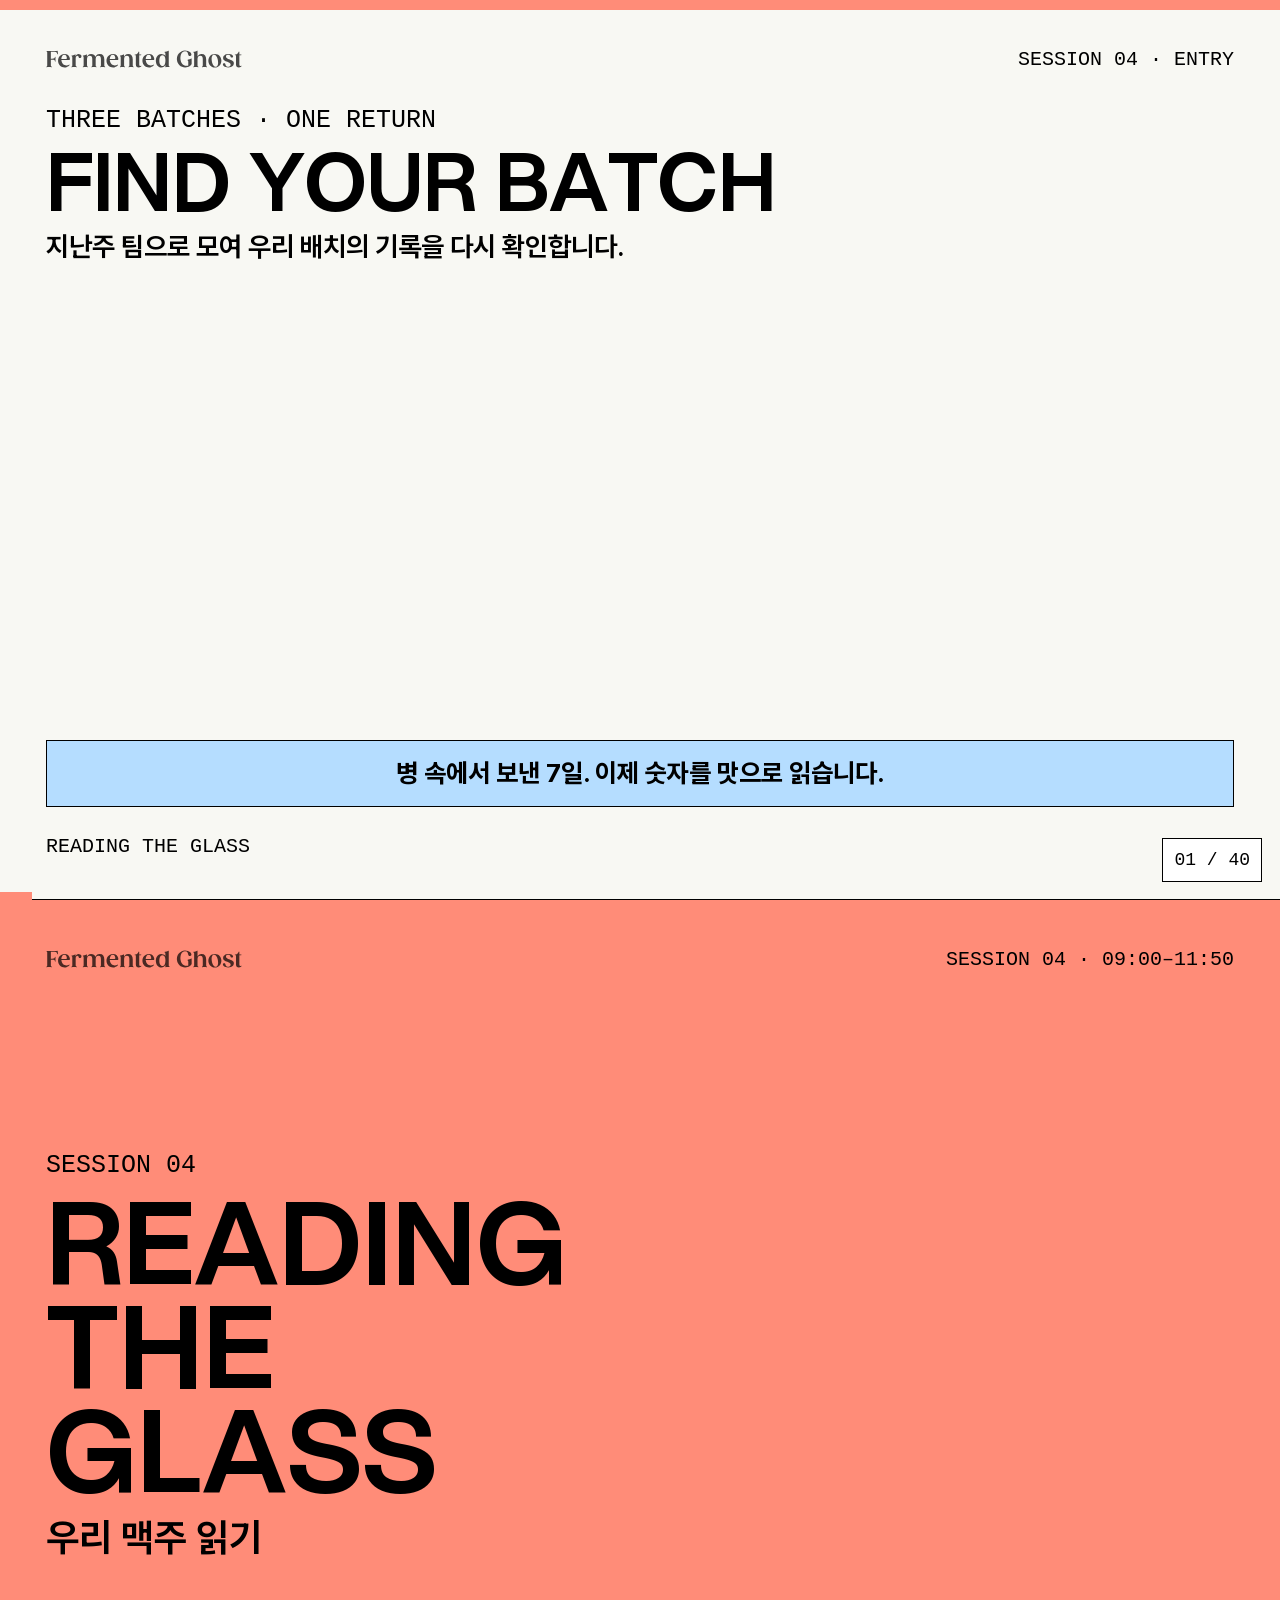
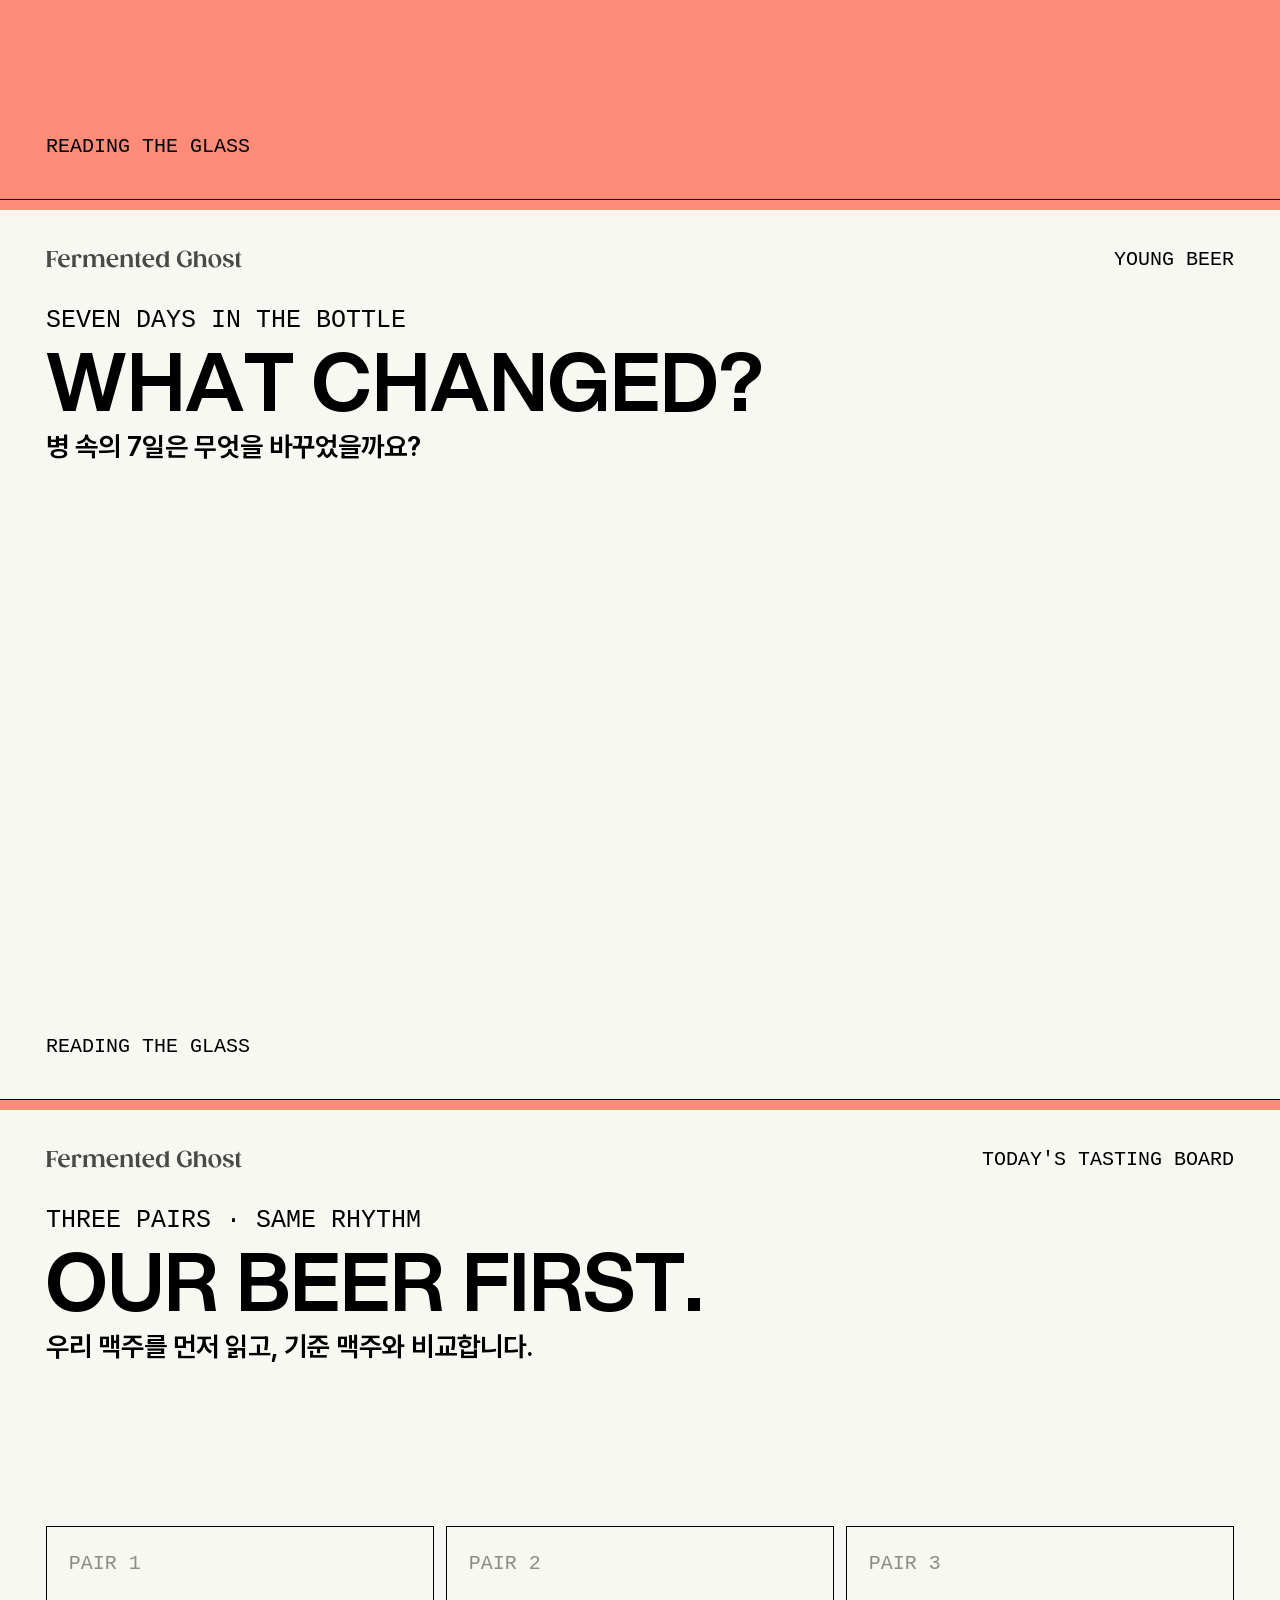
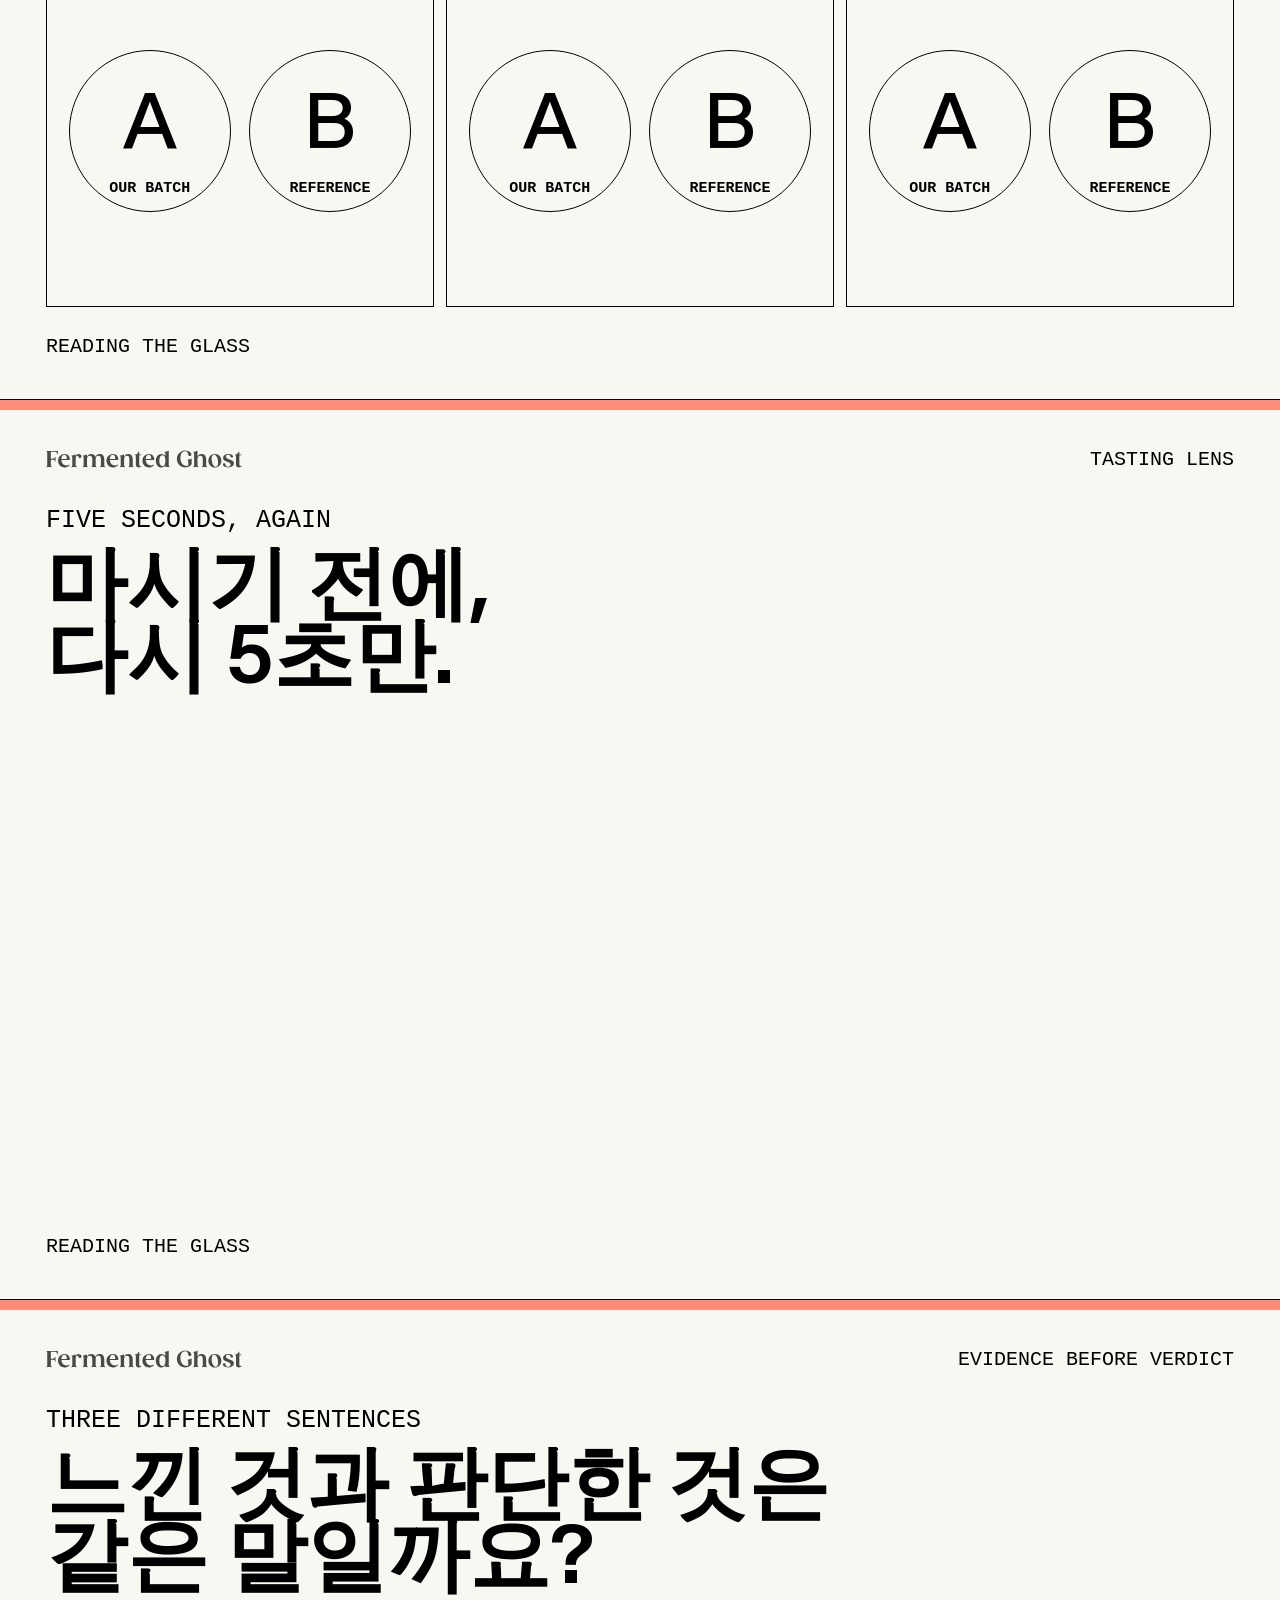
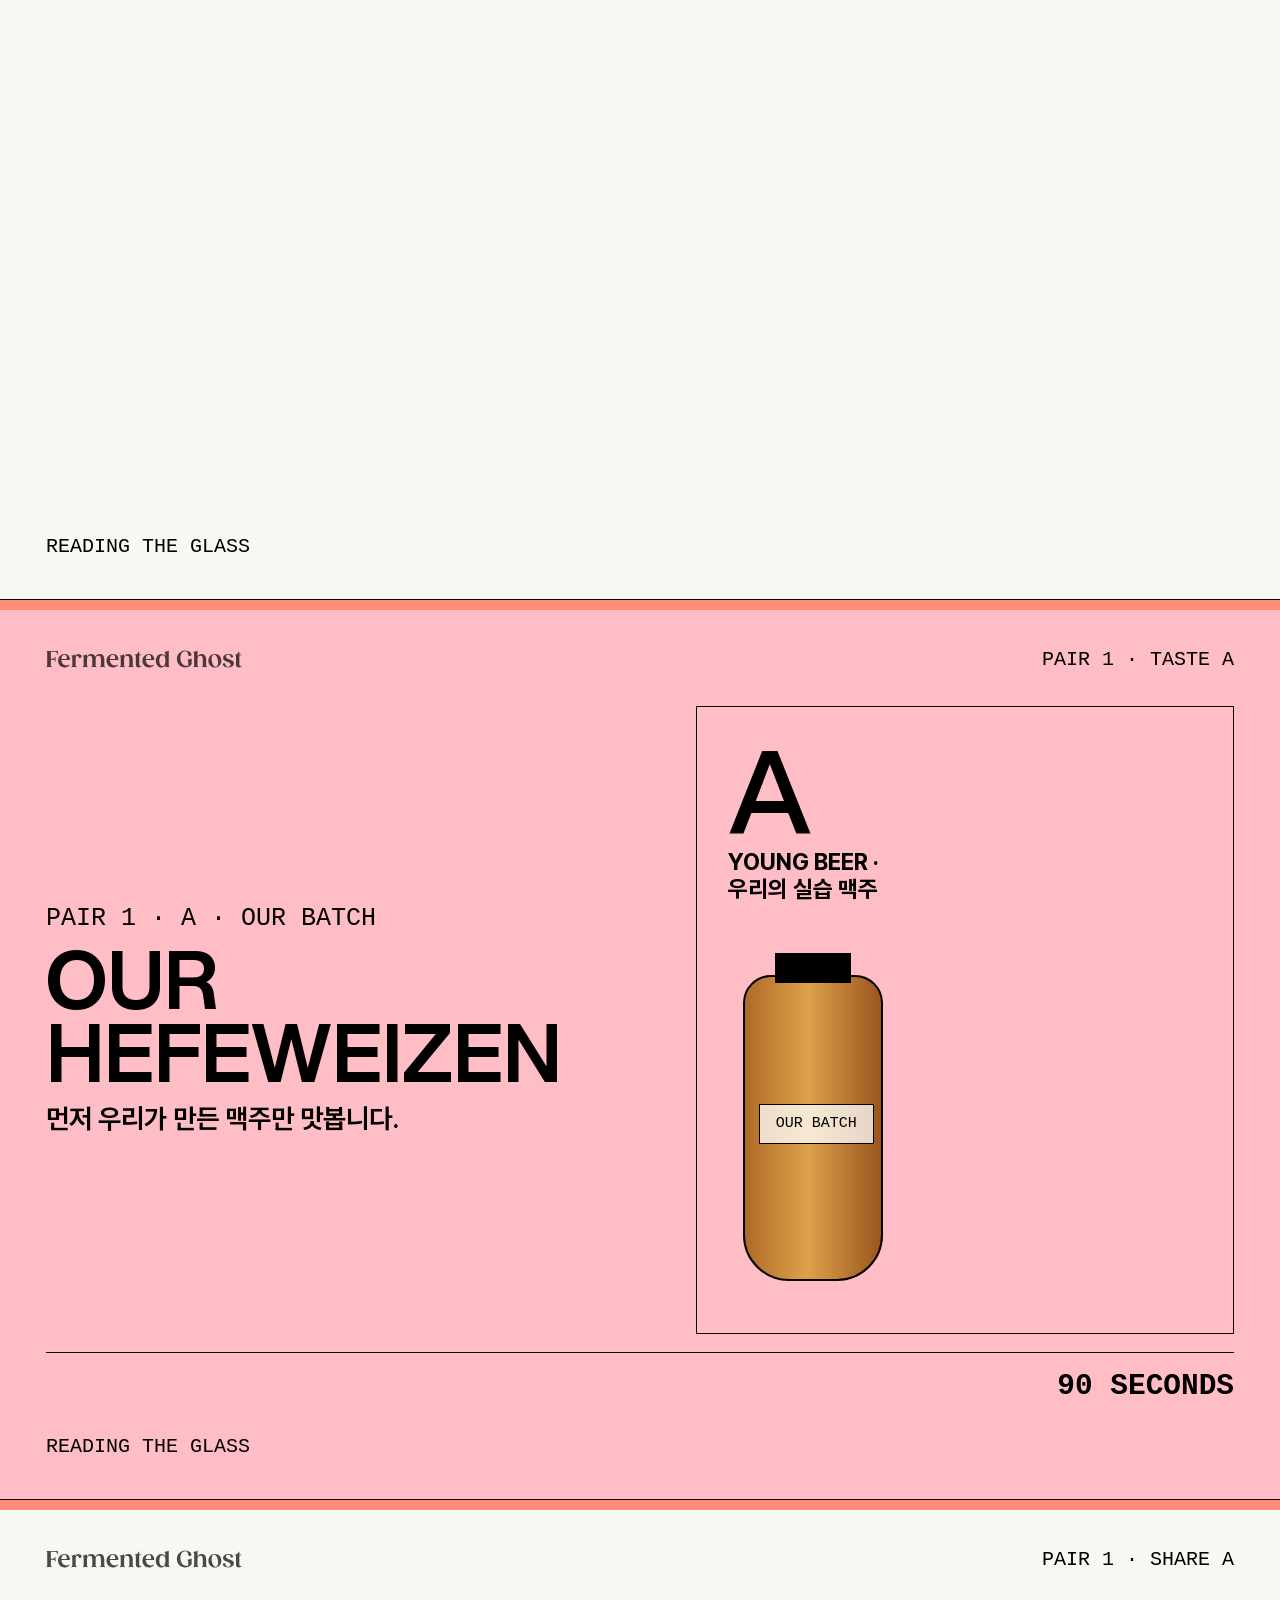
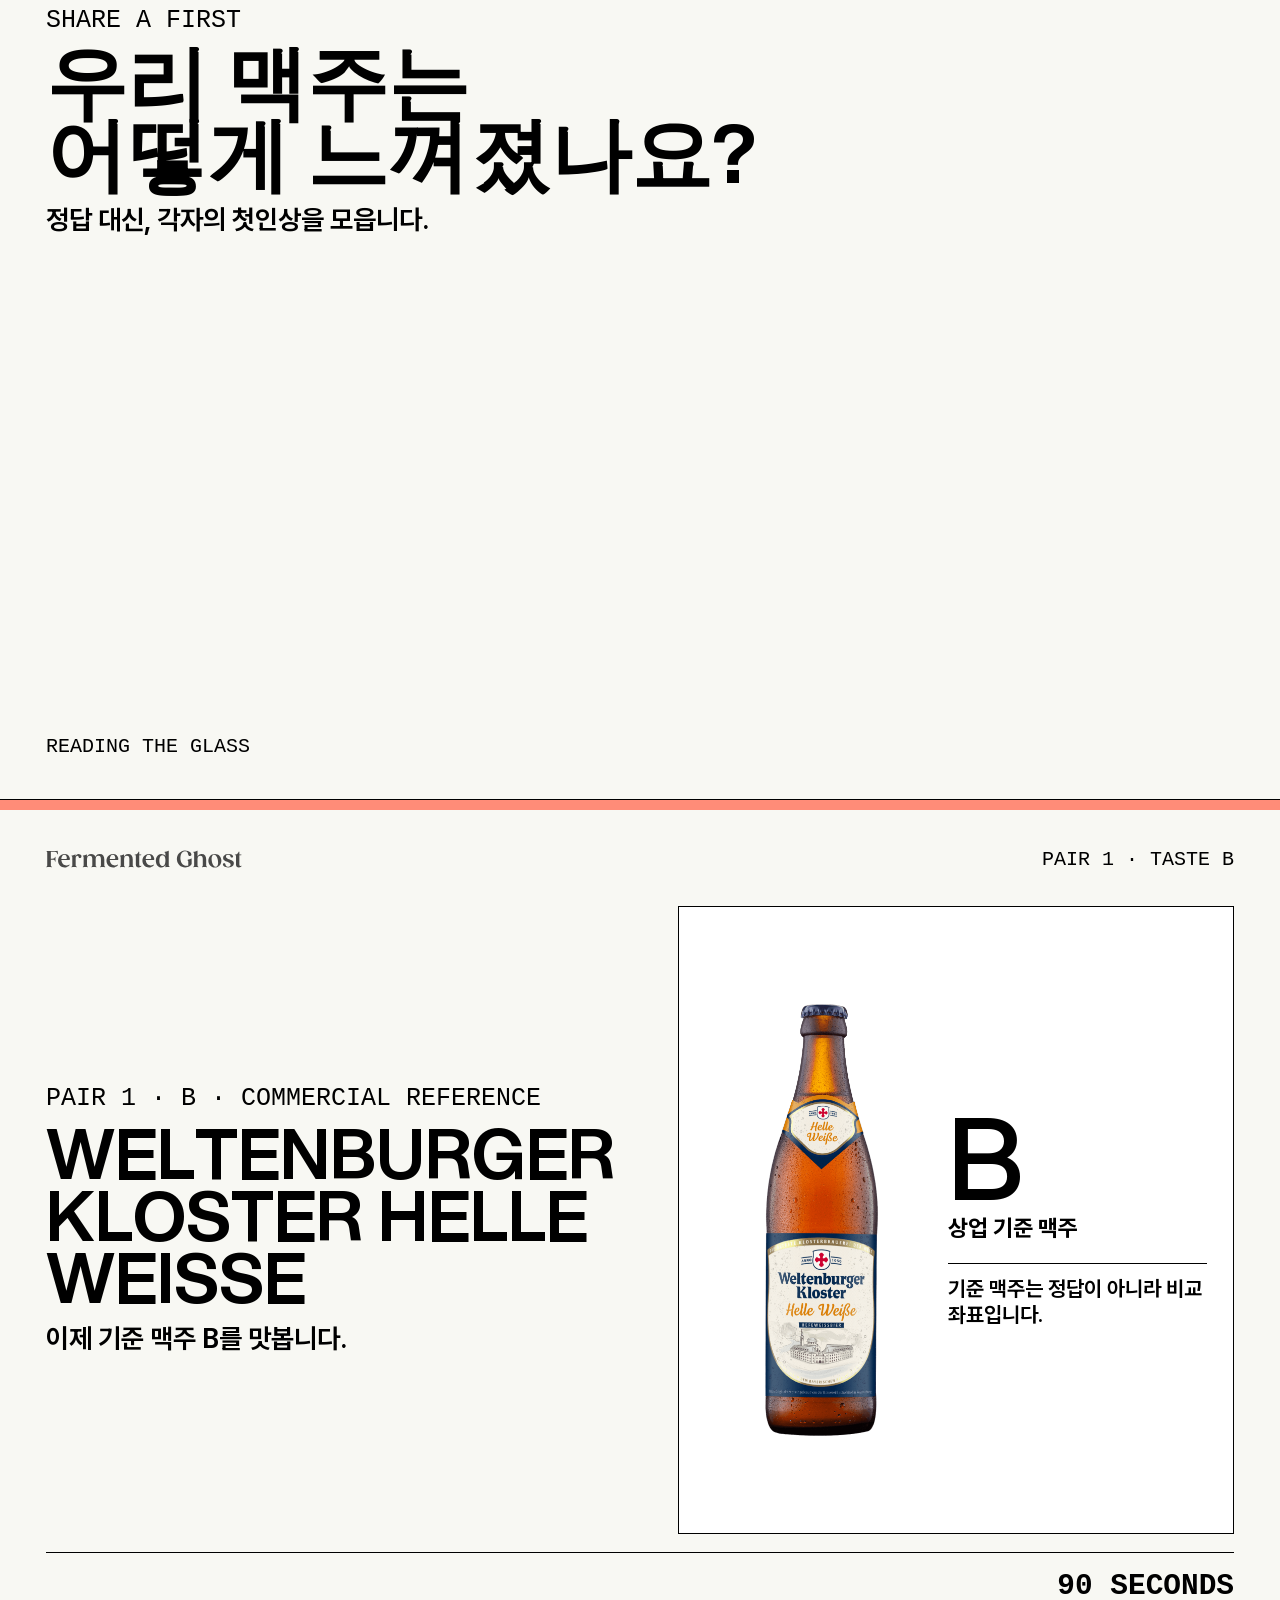
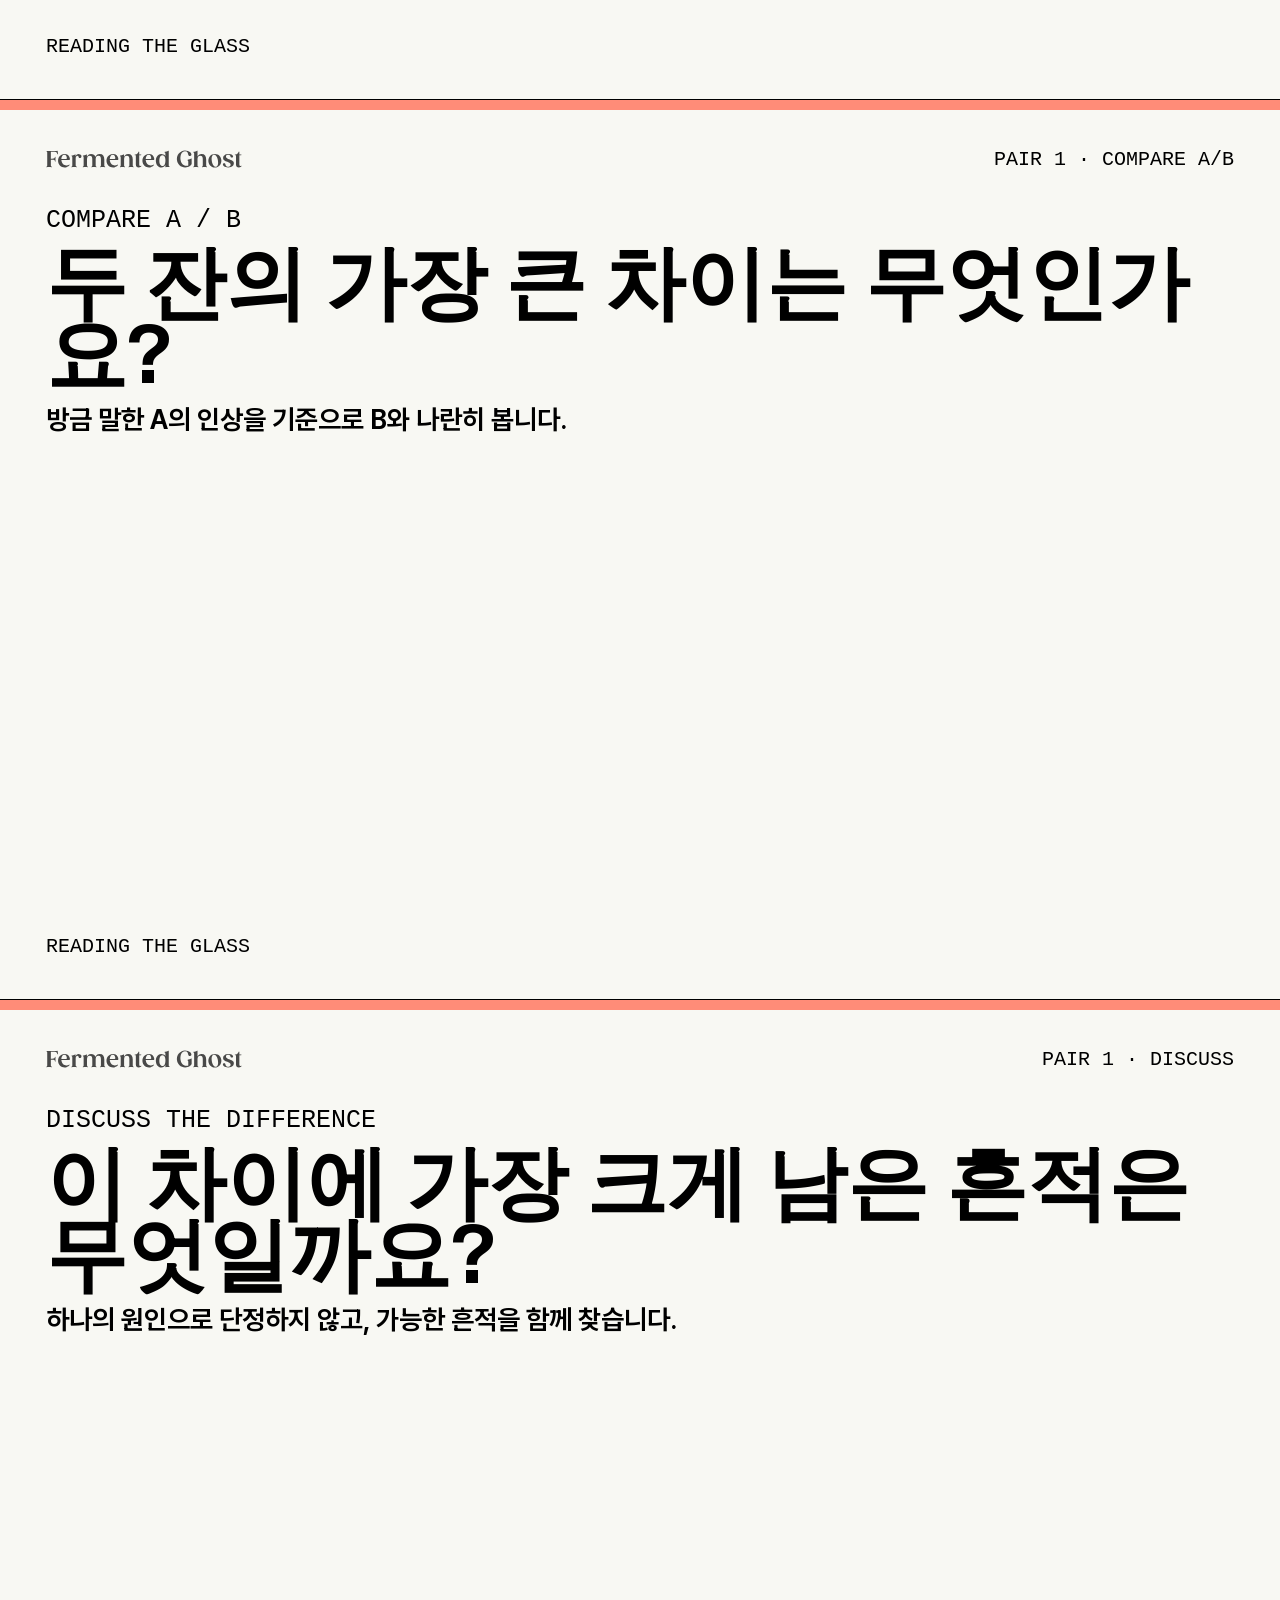
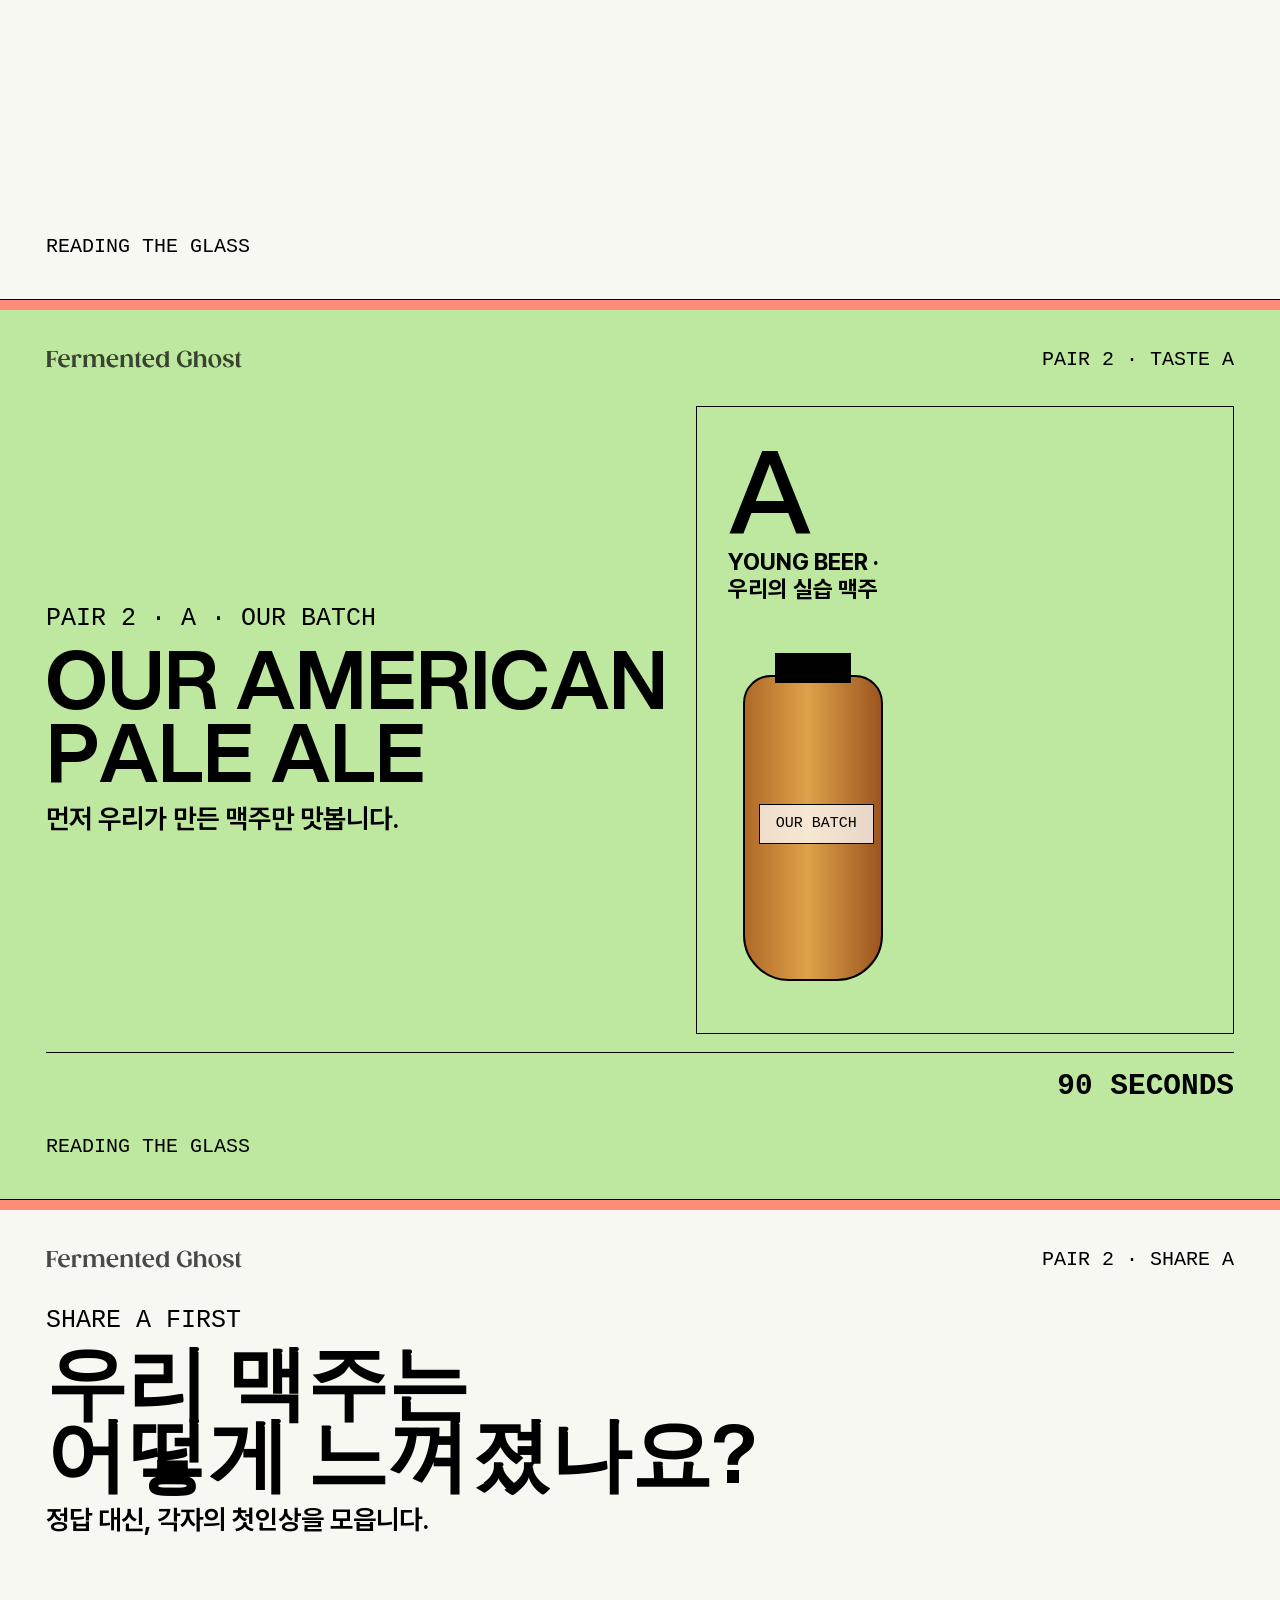
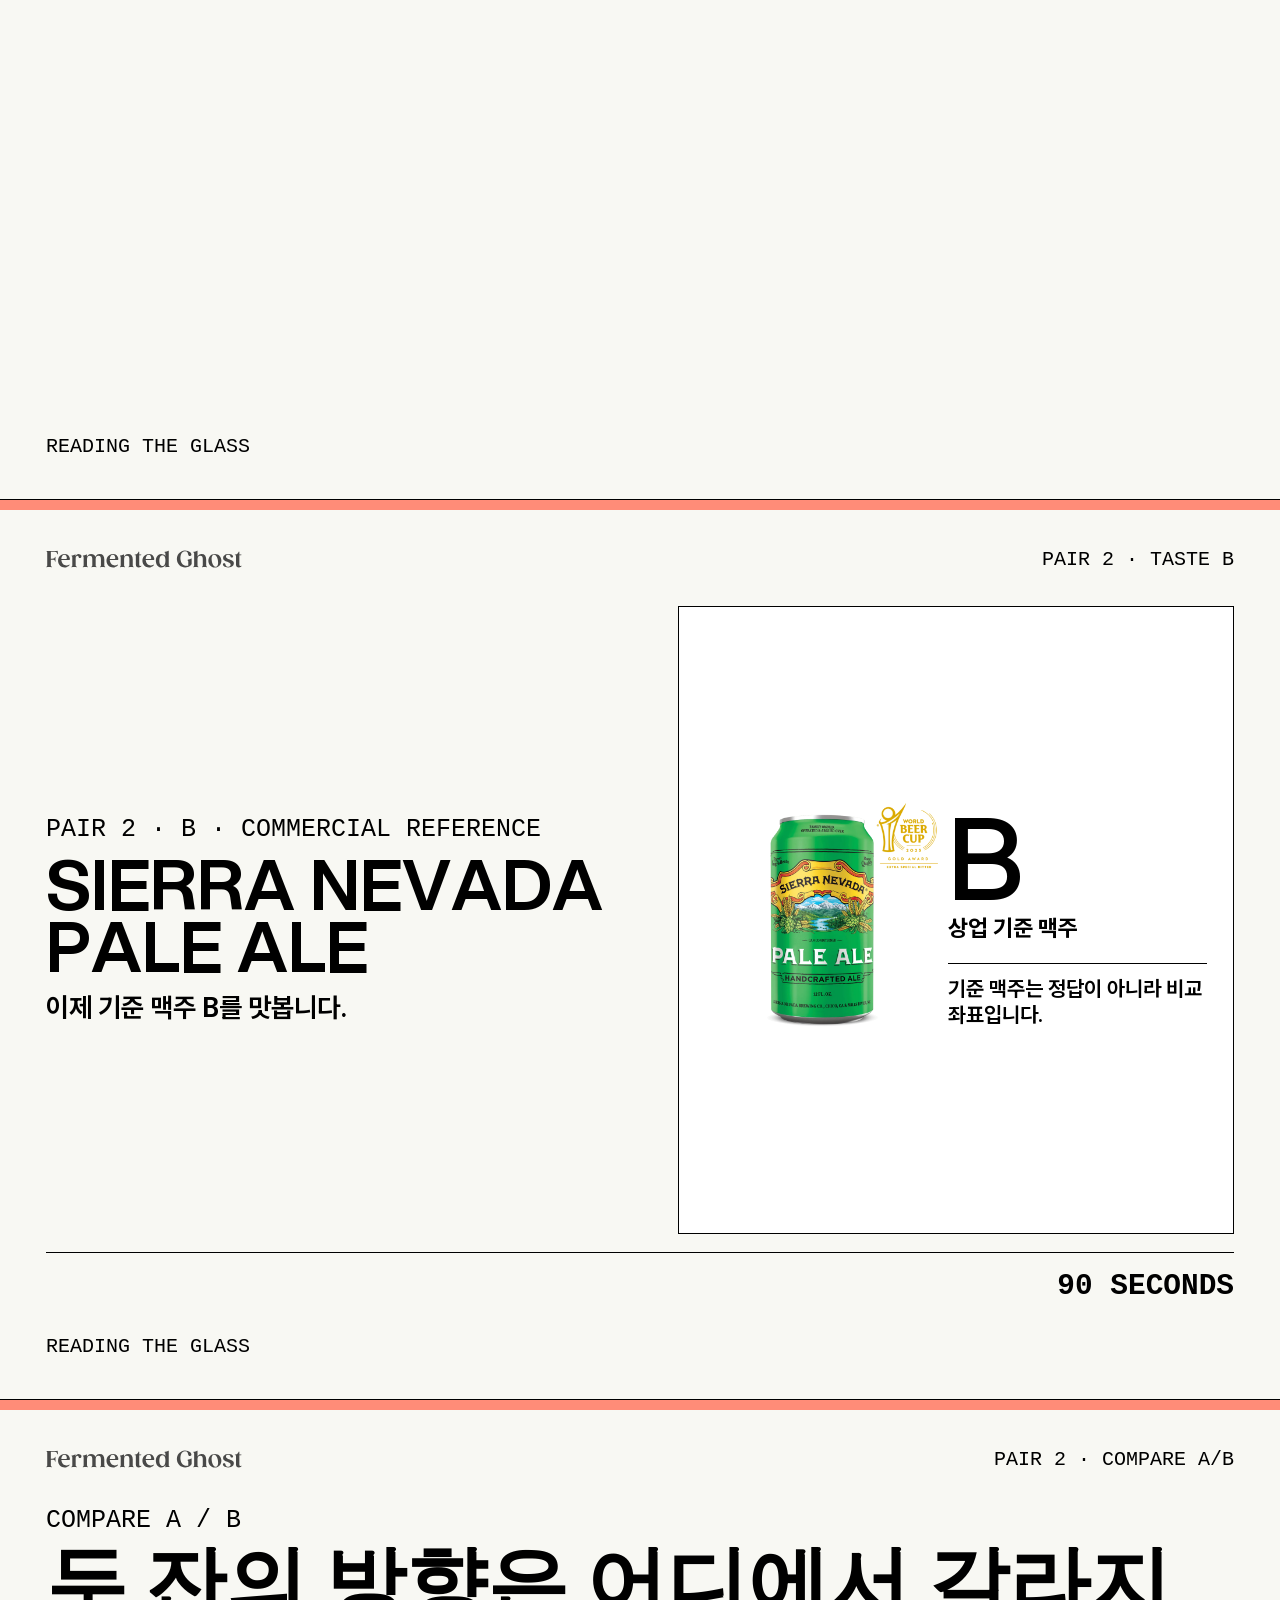
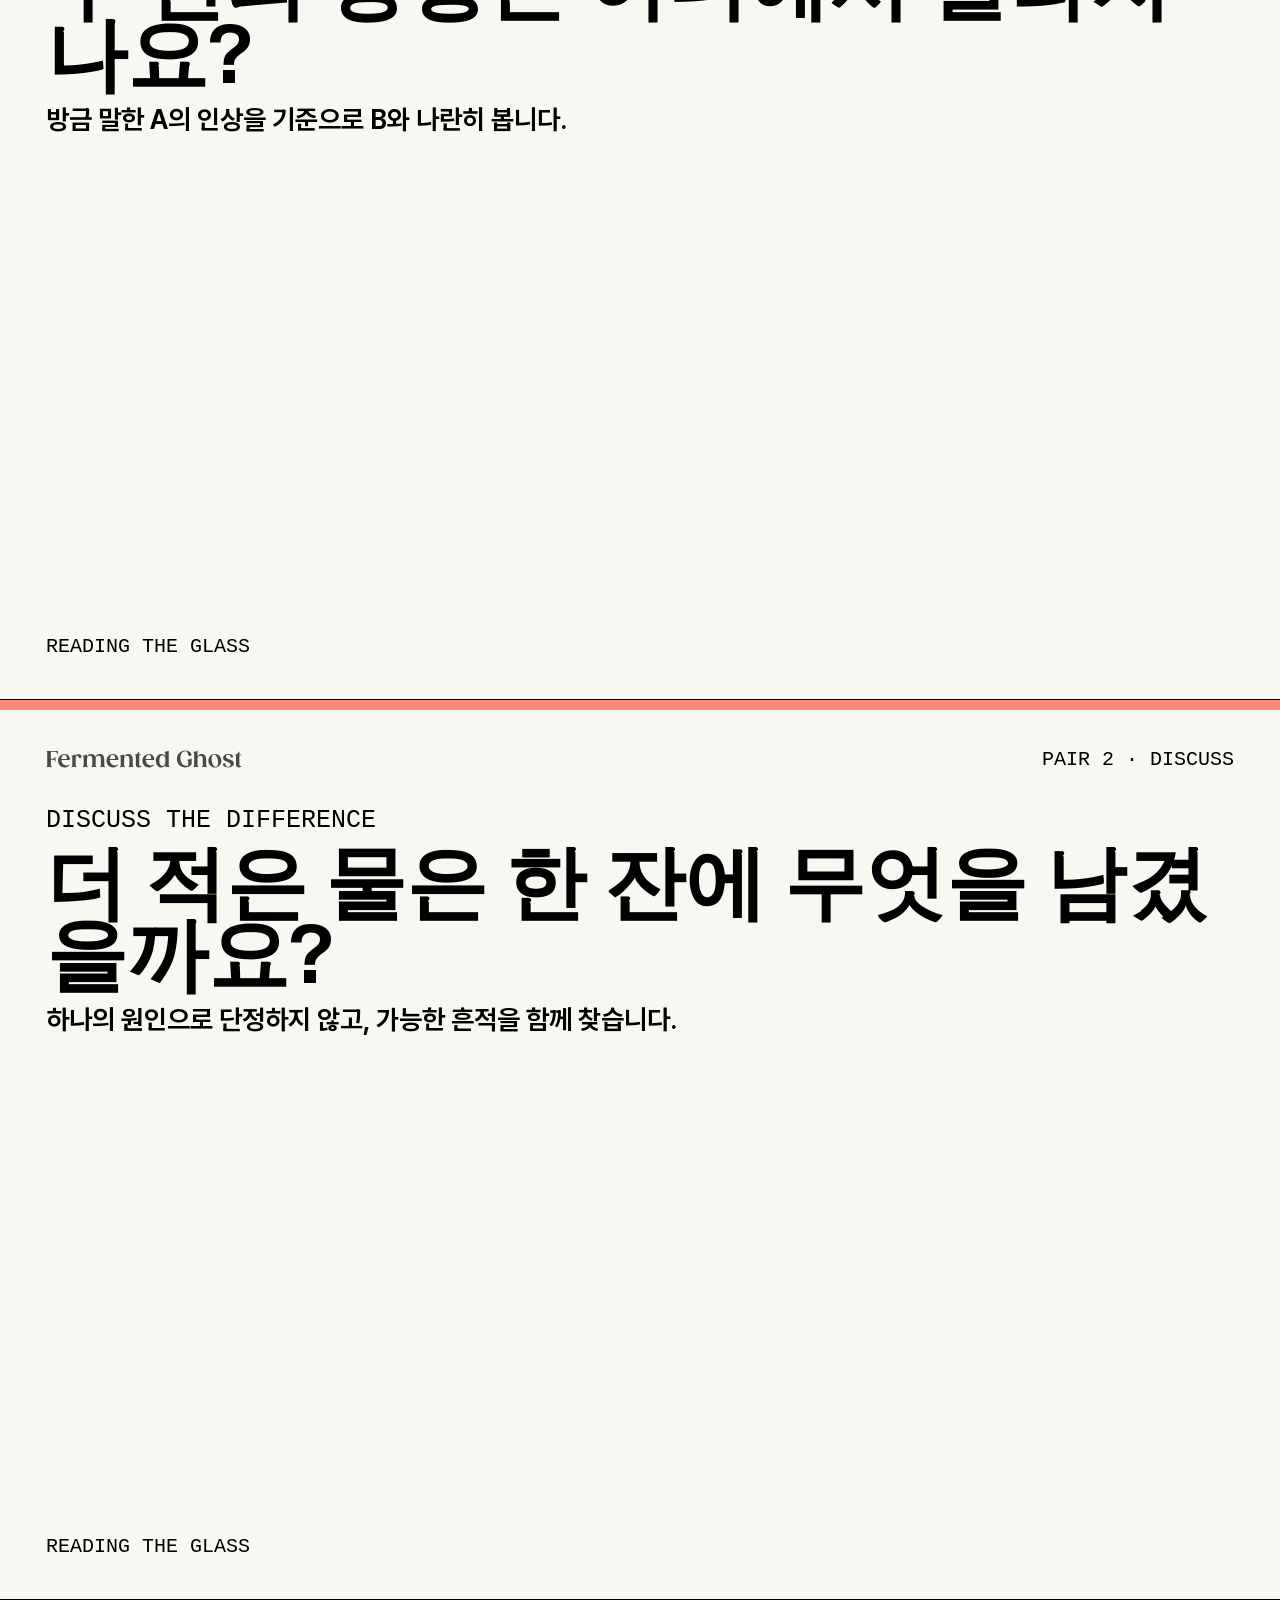
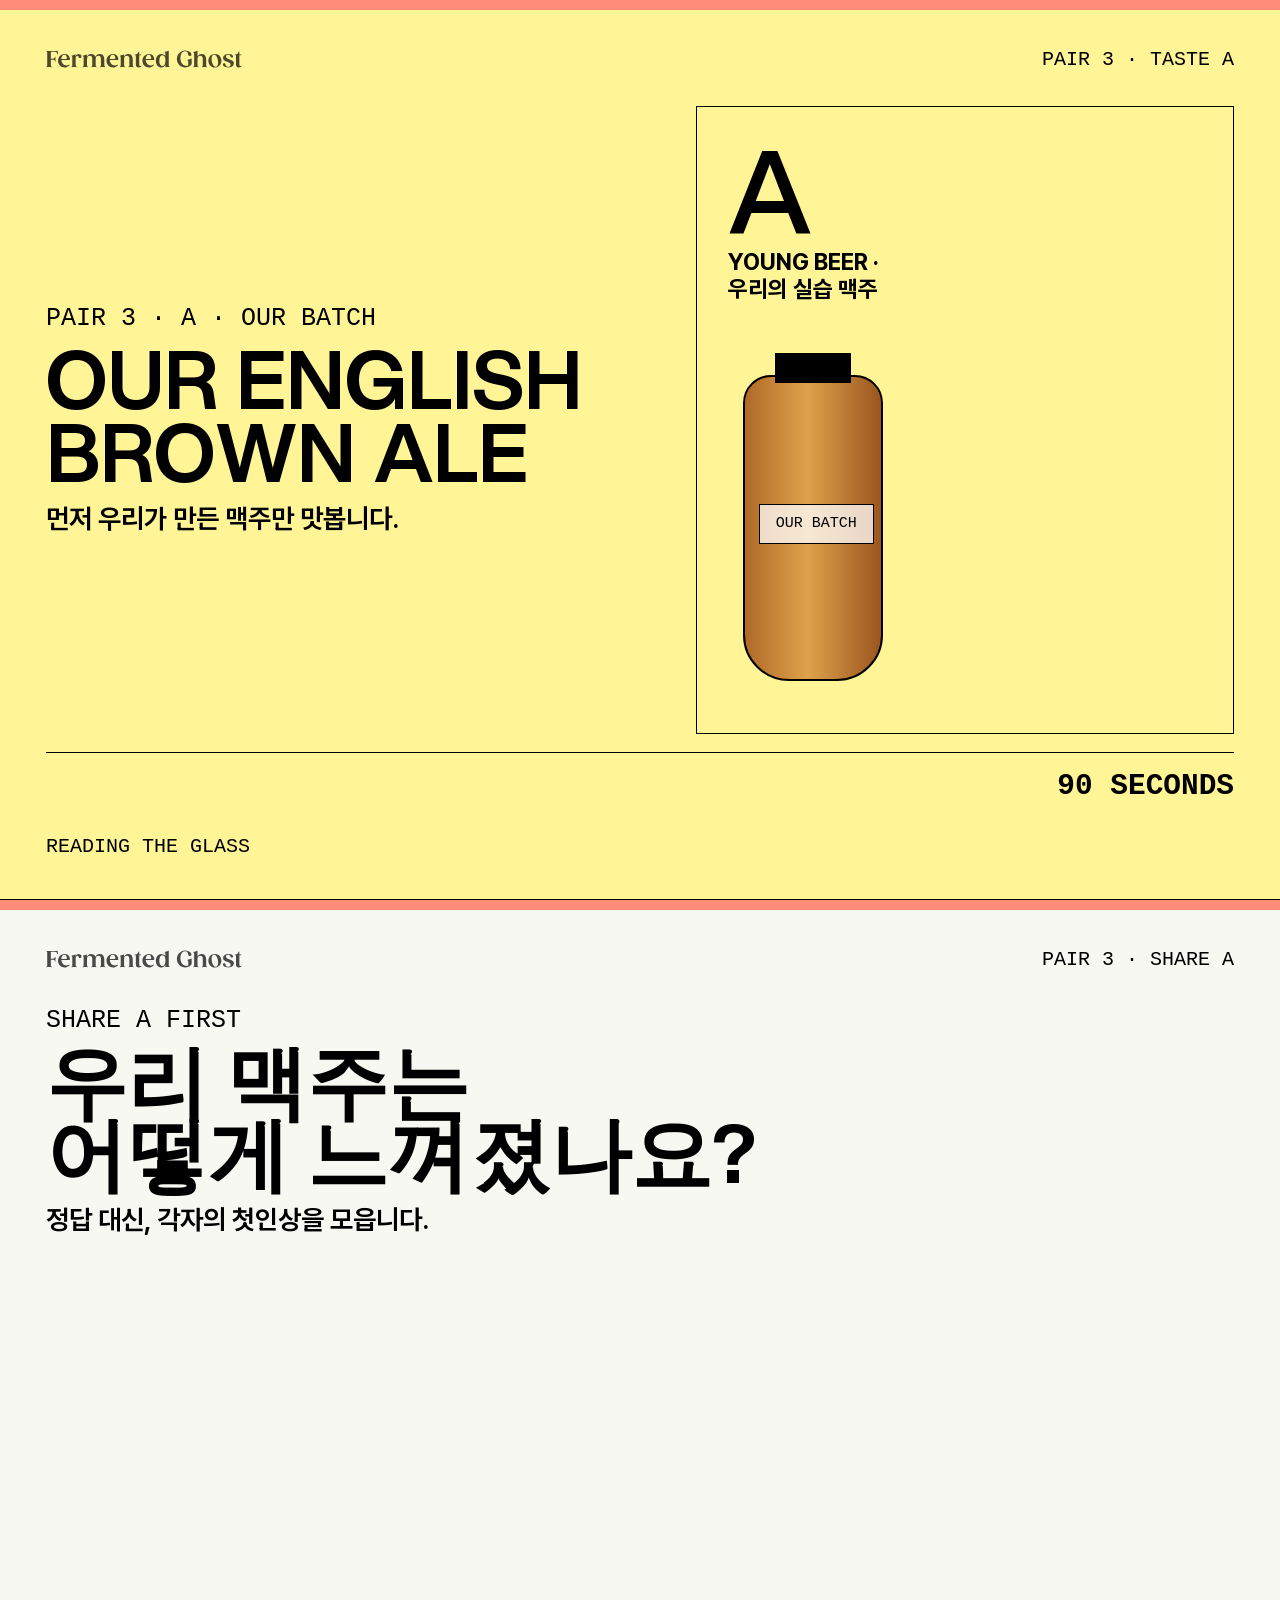
<file: polytech-04/index.html>
<!doctype html>
<html lang="ko">
  <head>
    <meta charset="utf-8">
    <meta name="viewport" content="width=device-width, initial-scale=1">
    <title>Session 04 Reading the Glass</title>
    <link rel="icon" href="data:,">
    <link rel="stylesheet" href="../polytech-assets/slides.css?v=20260823-47">
    <link rel="stylesheet" href="./session-04.css?v=20260911-06">
  </head>
  <body style="--slide-accent: var(--s4-coral); --slide-soft: var(--s4-pale-coral);">
    <main class="deck-shell session-04-deck" data-session04-deck></main>
    <div class="progress" aria-hidden="true"></div>
    <div class="slide-counter" aria-live="polite"></div>
    <script type="module" src="./session-04.js?v=20260914-01"></script>
  </body>
</html>
</file>
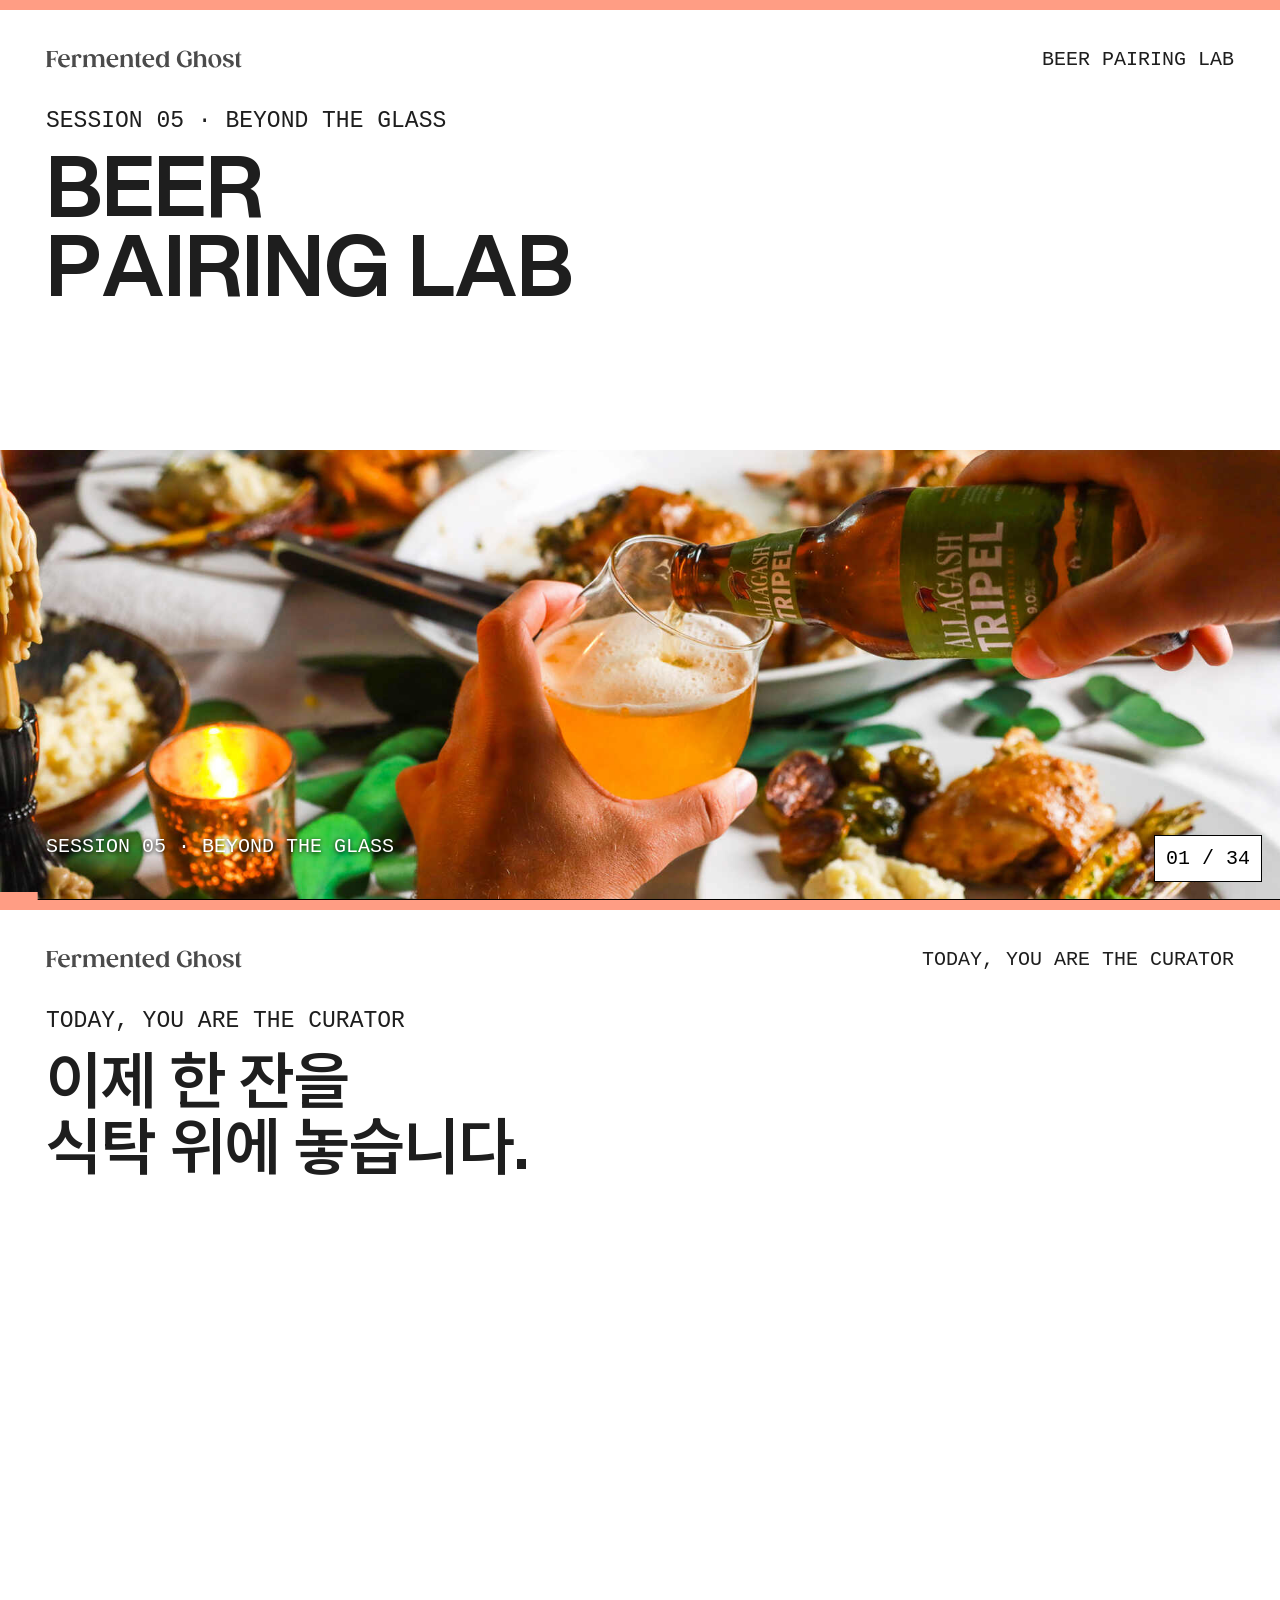
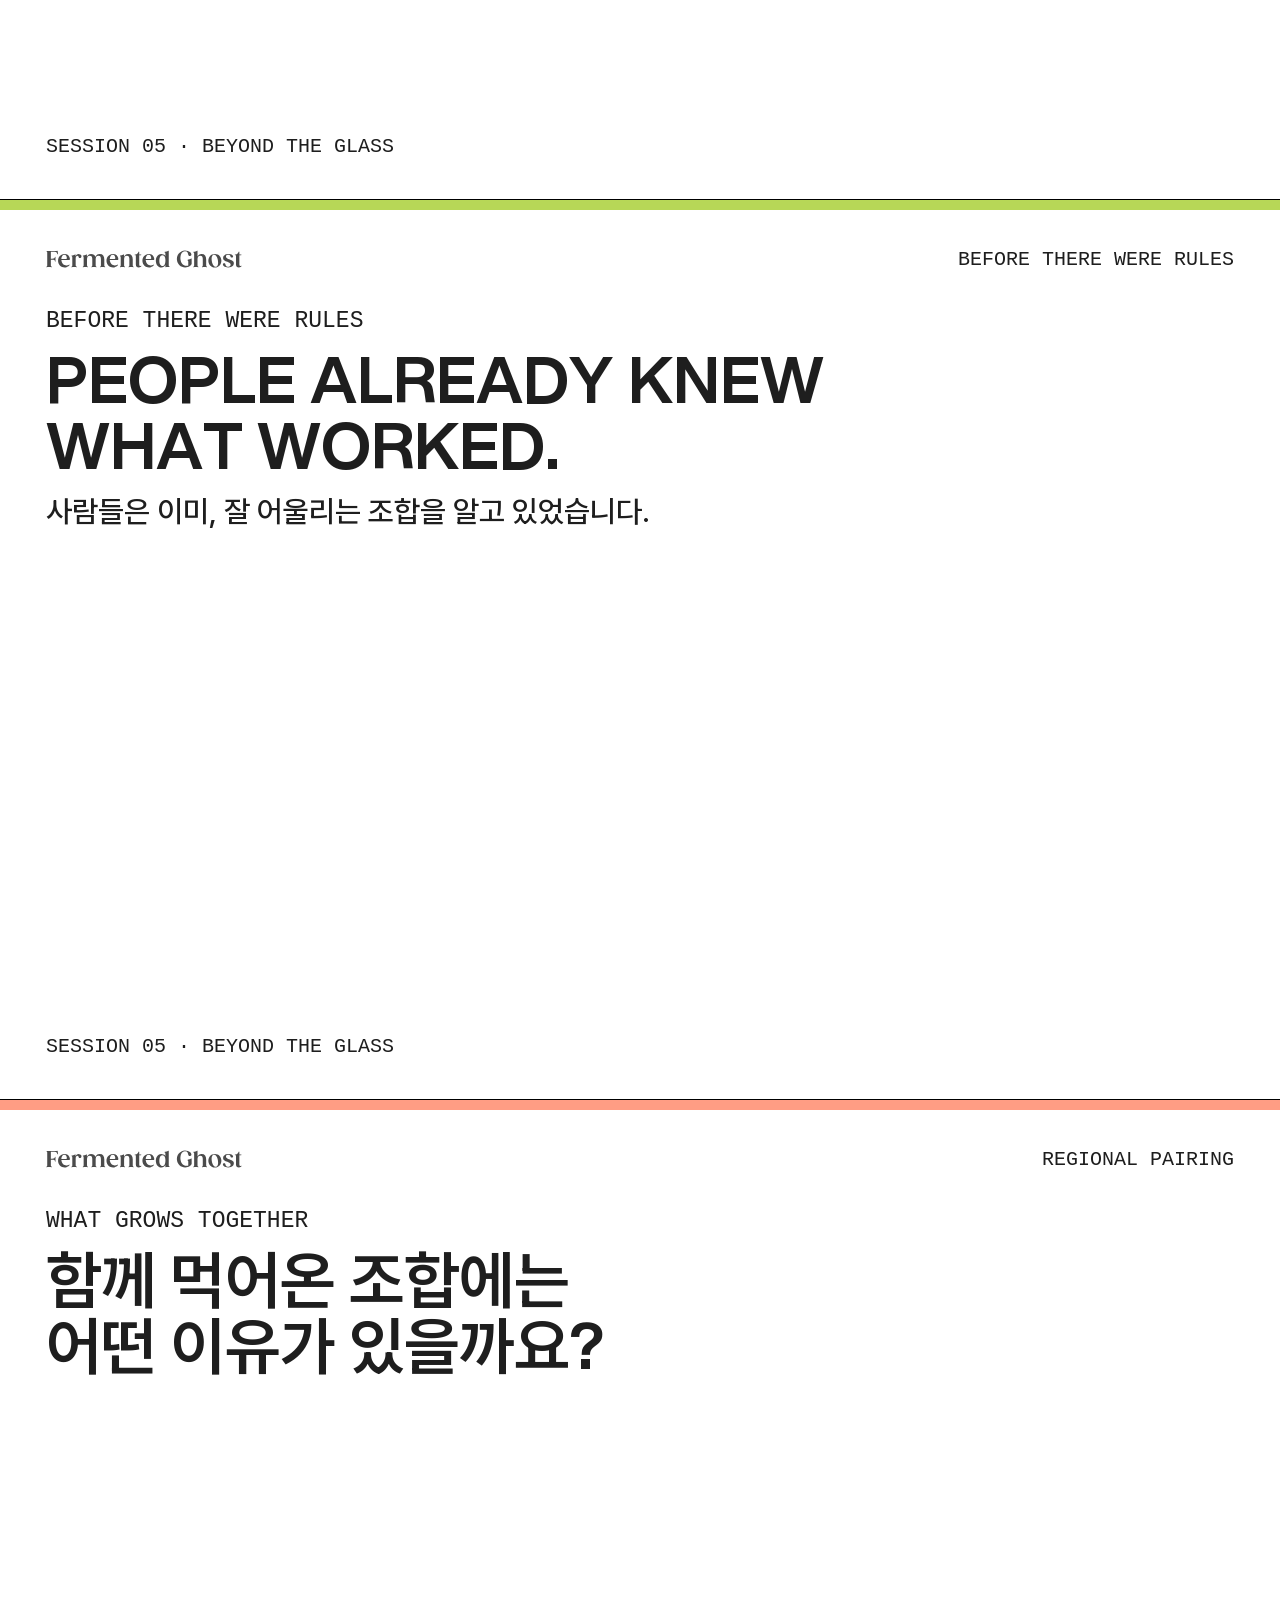
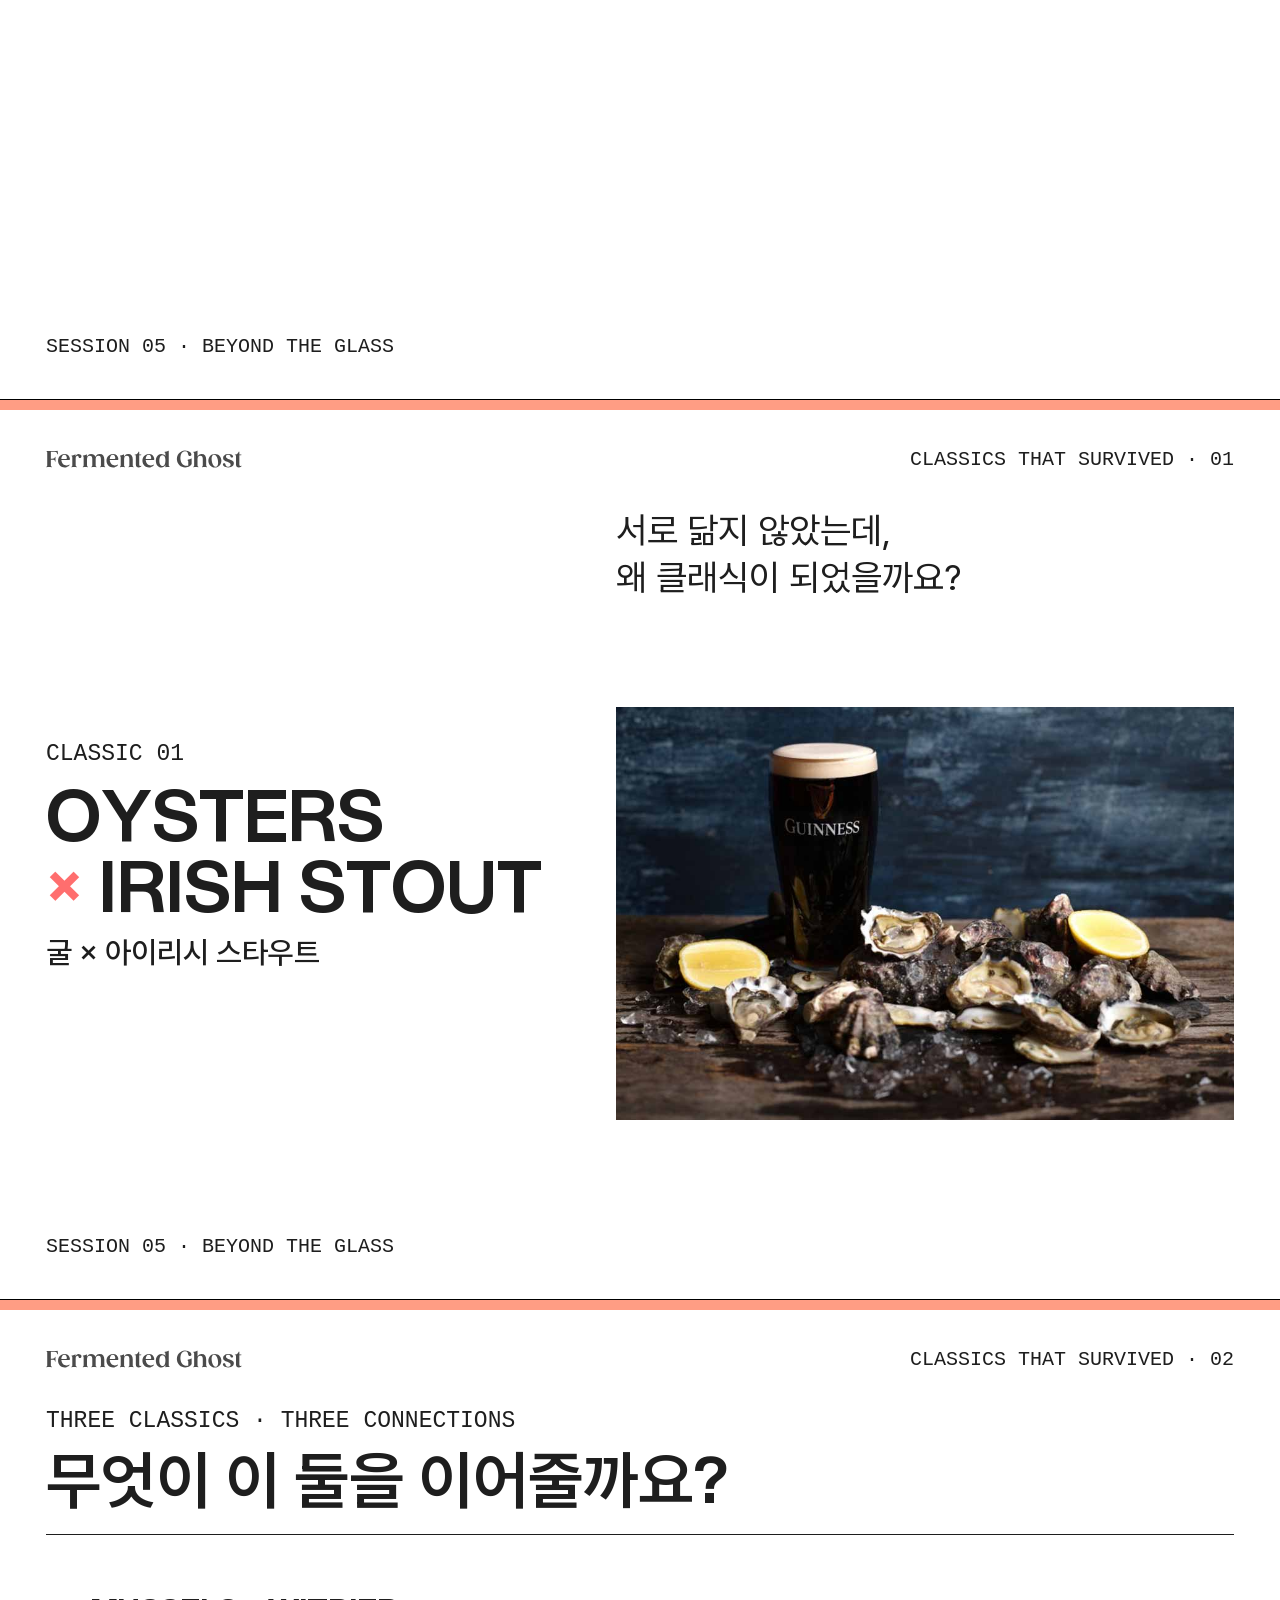
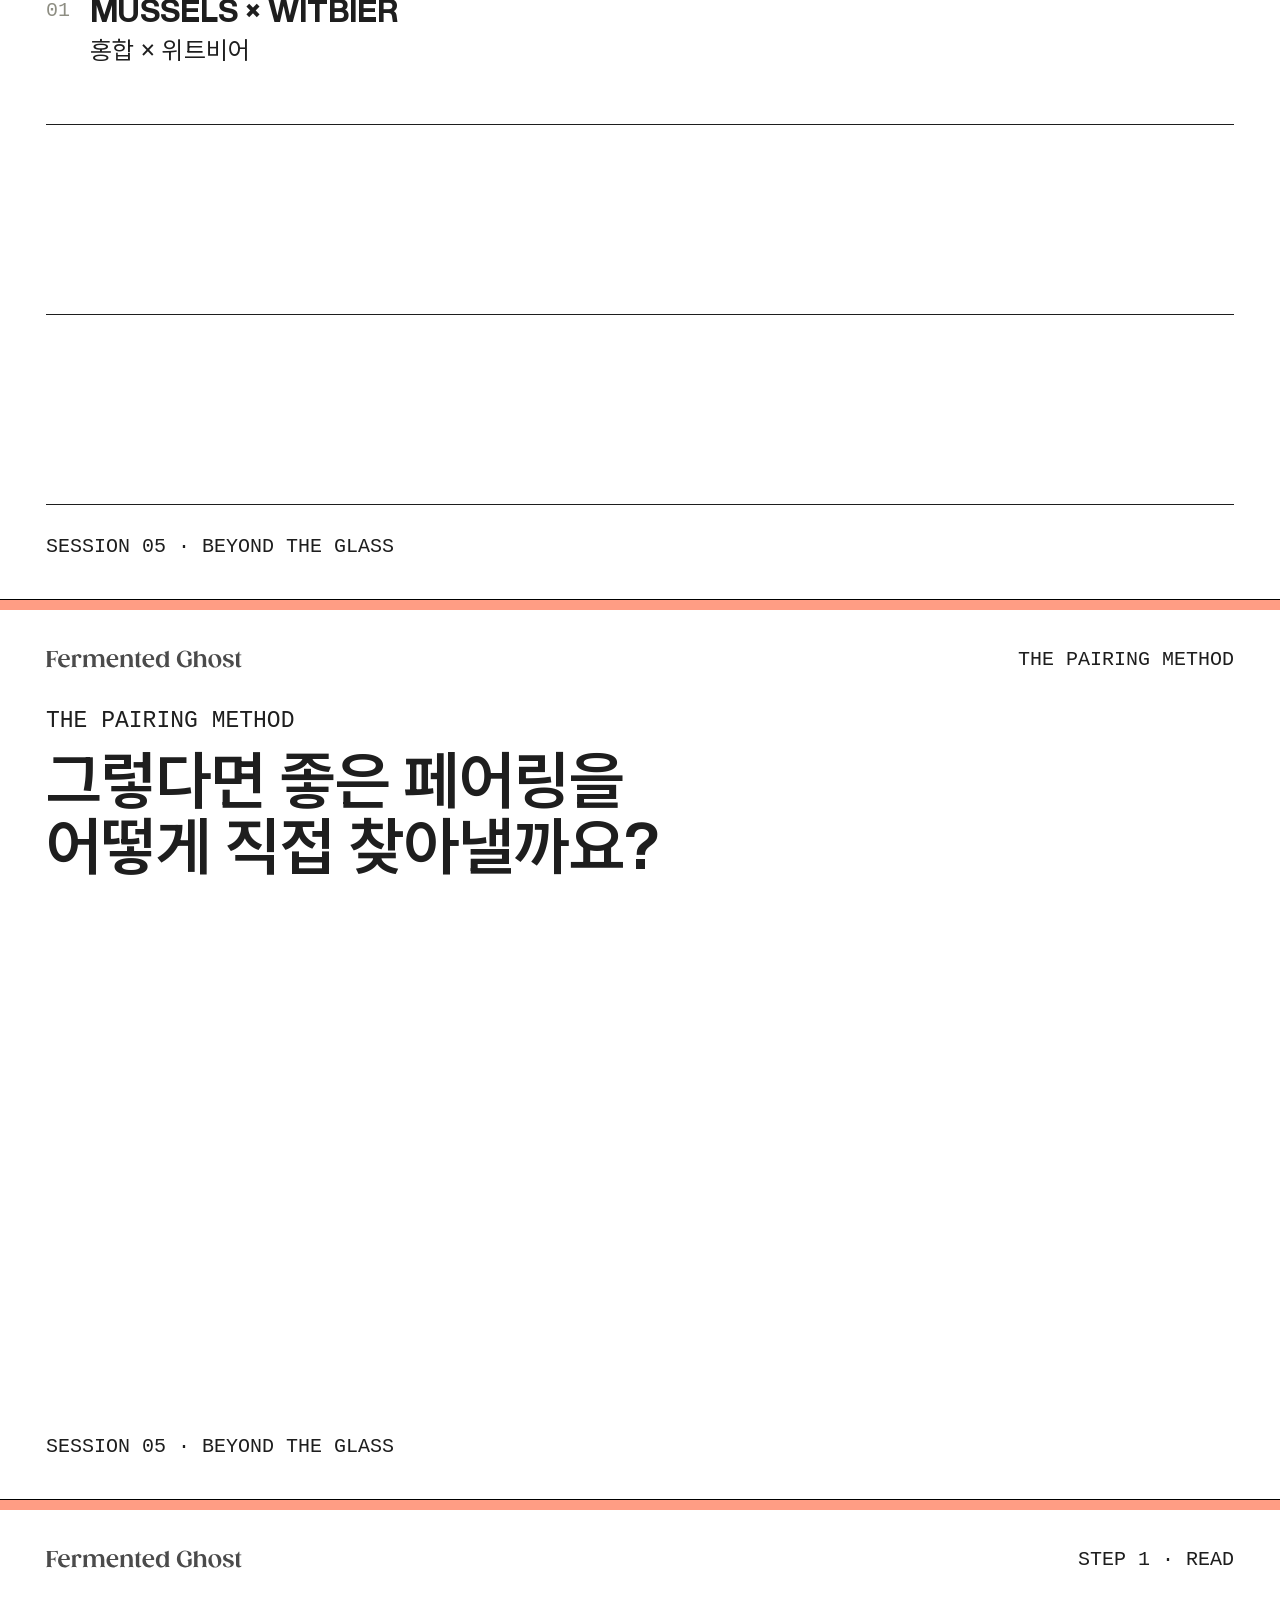
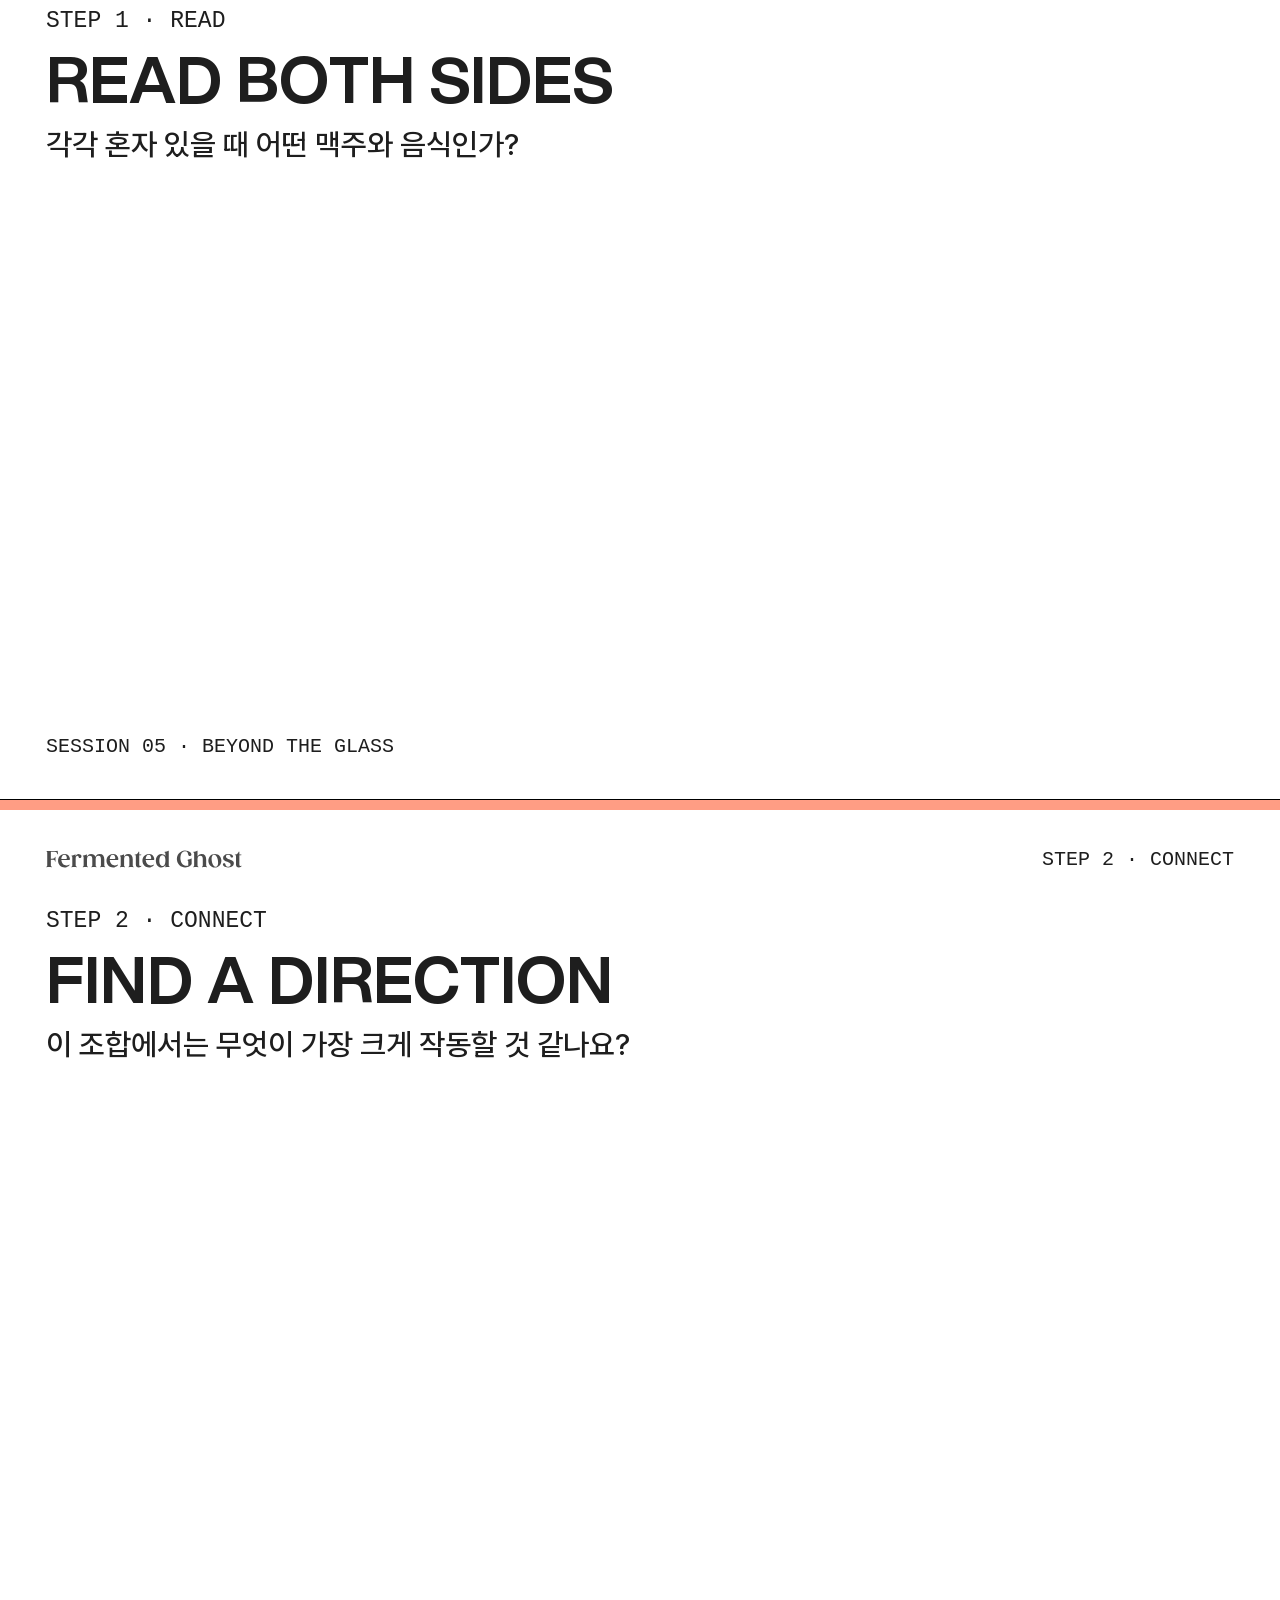
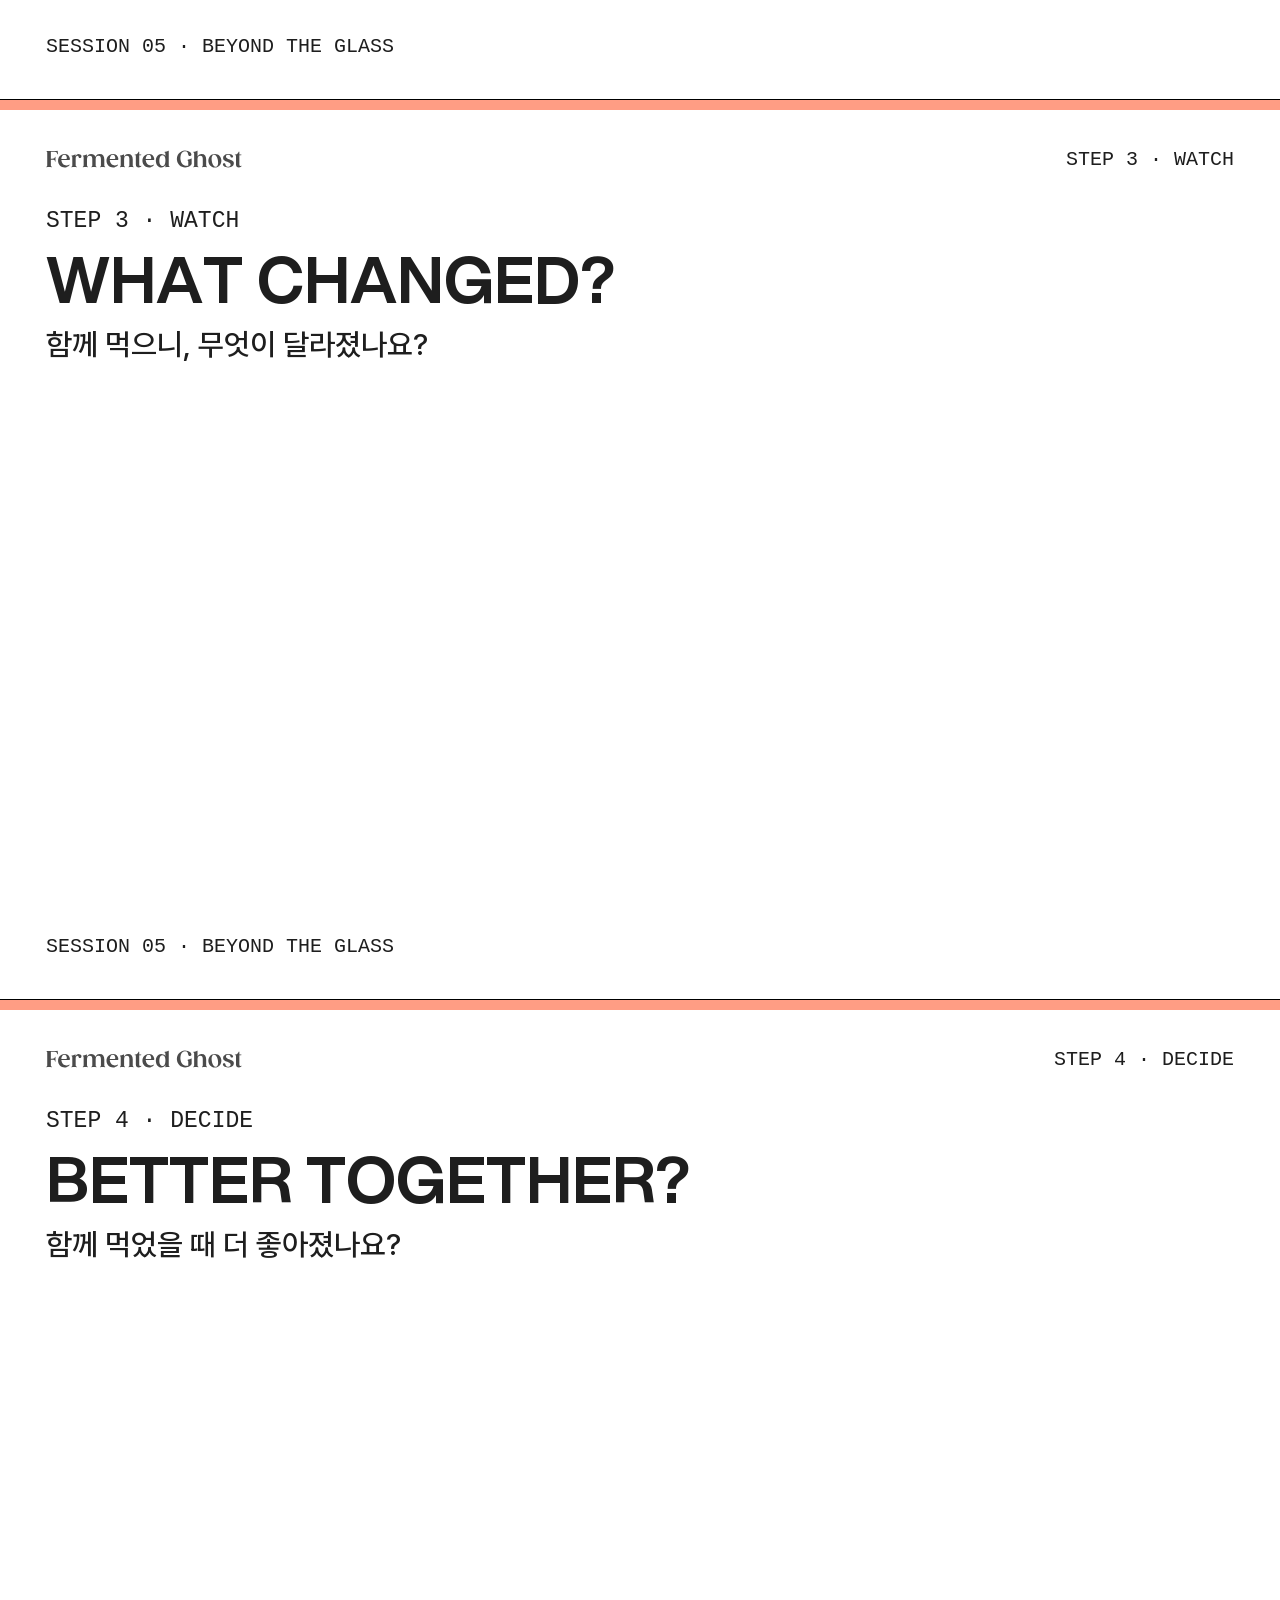
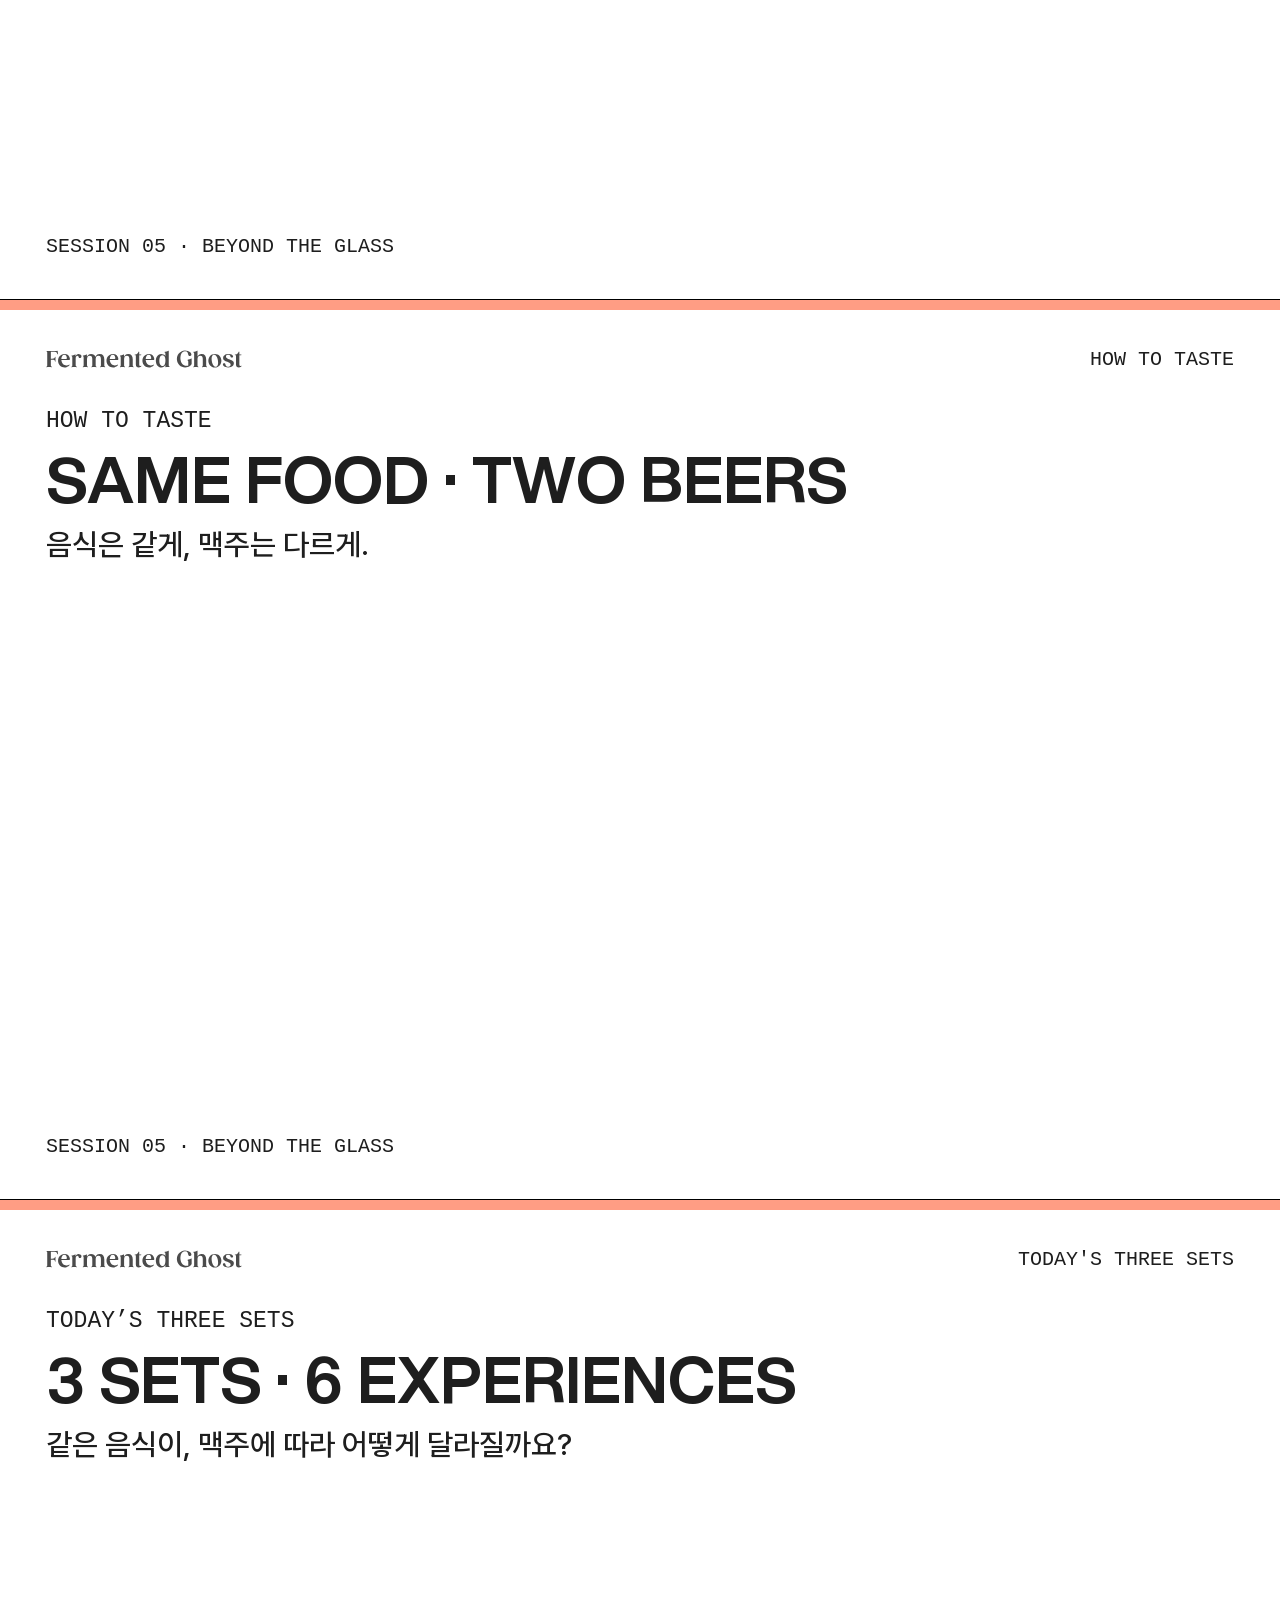
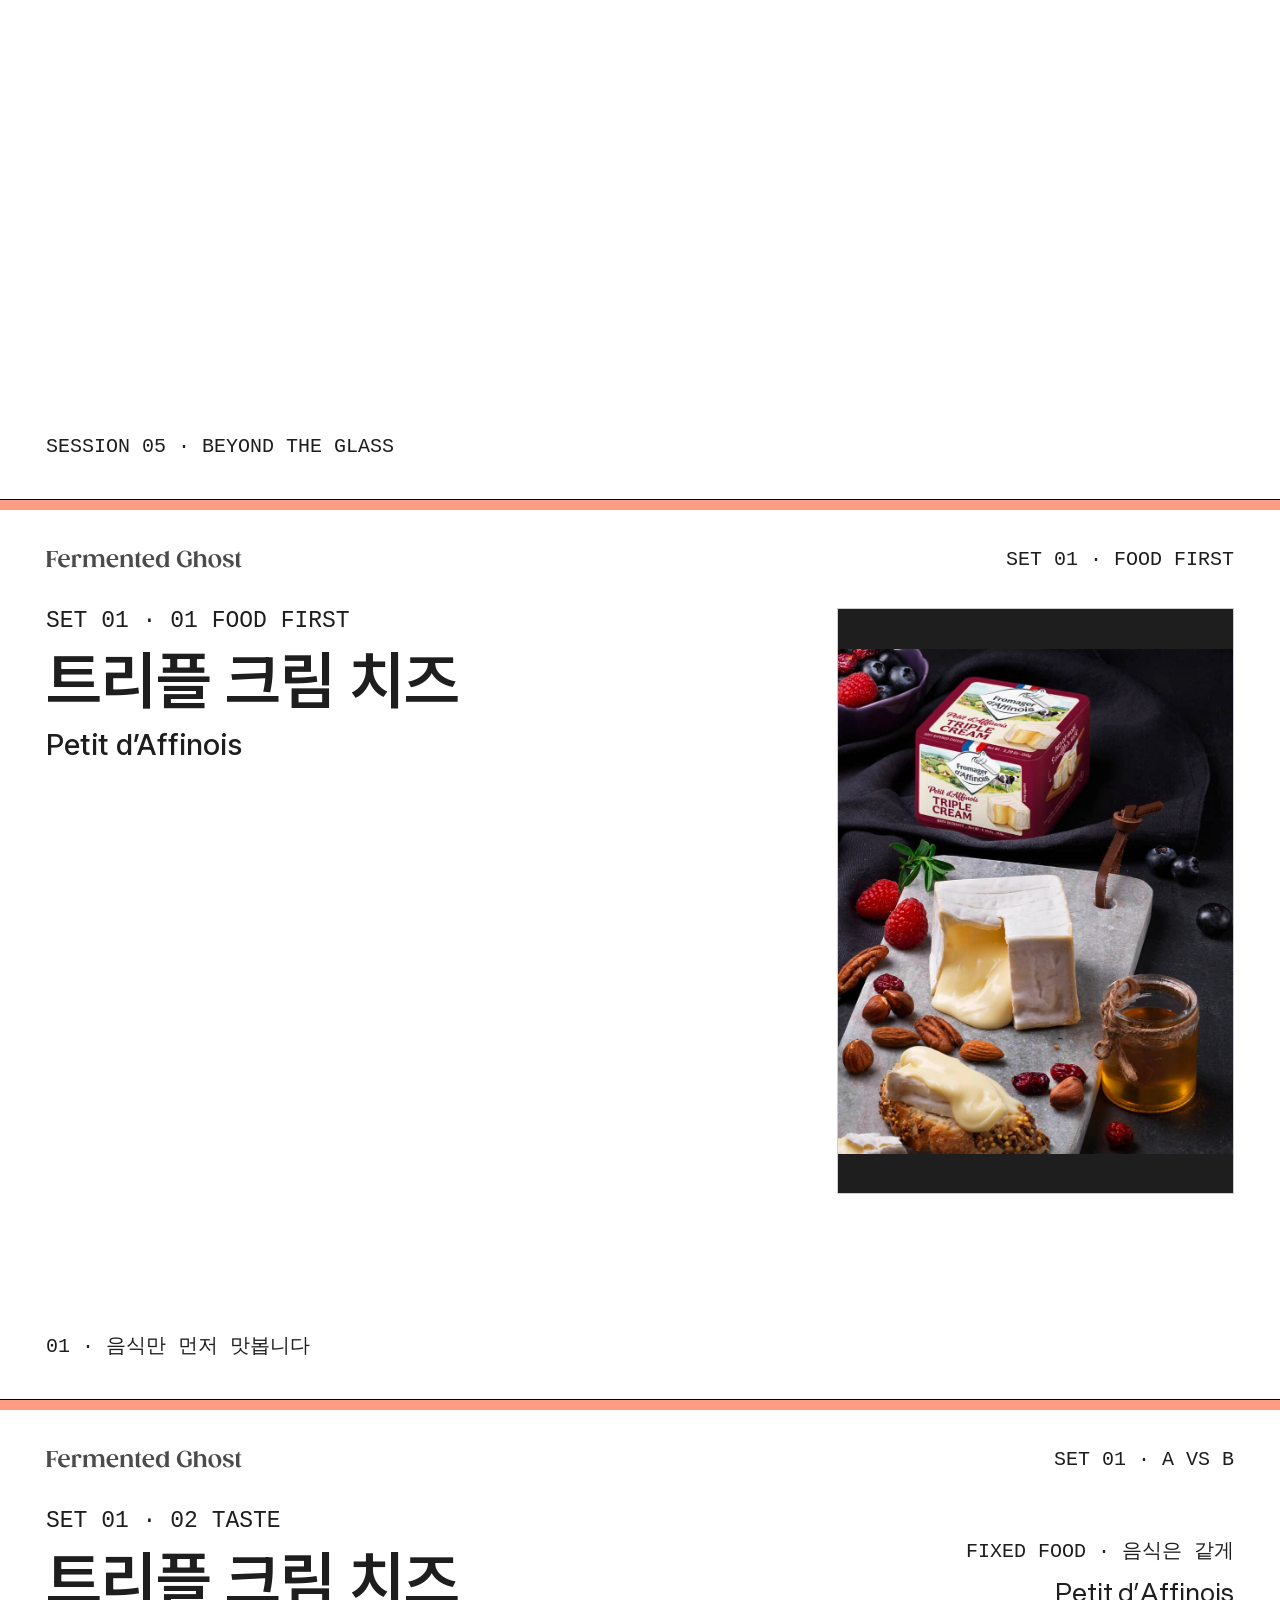
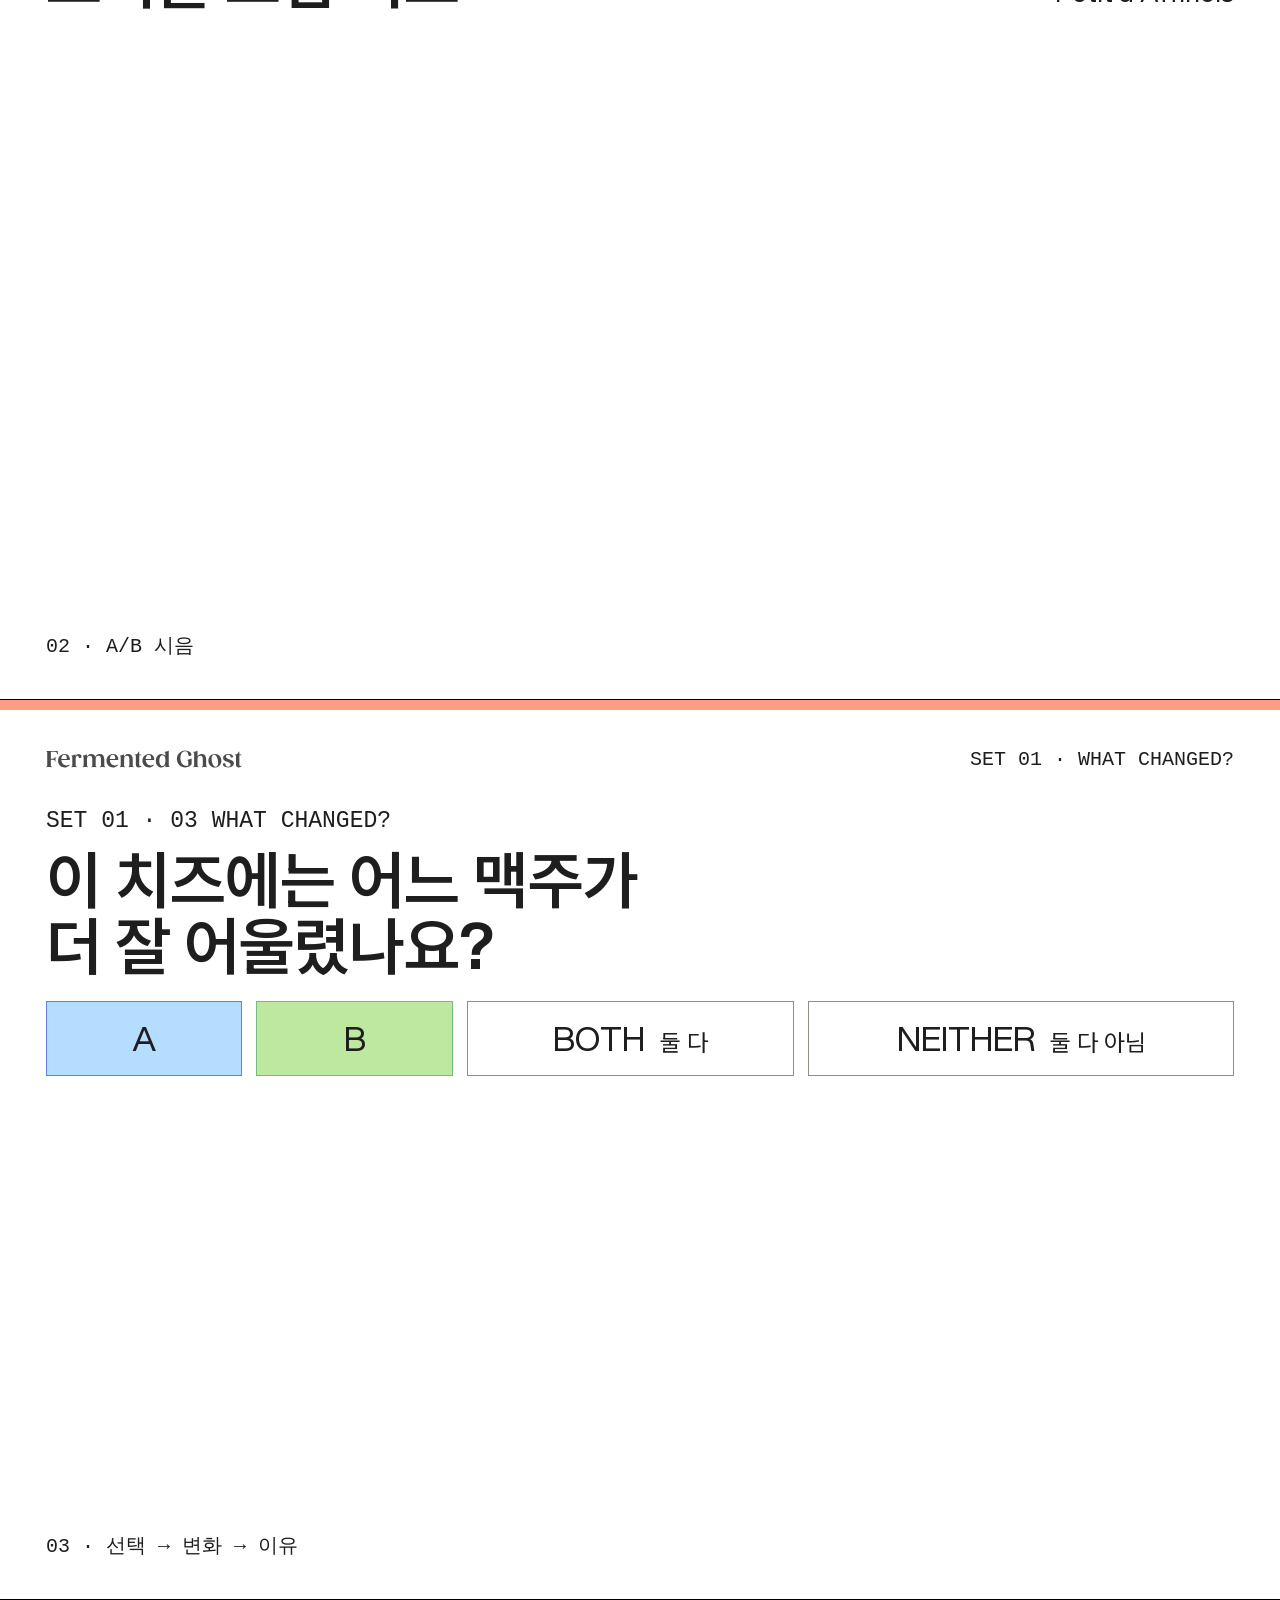
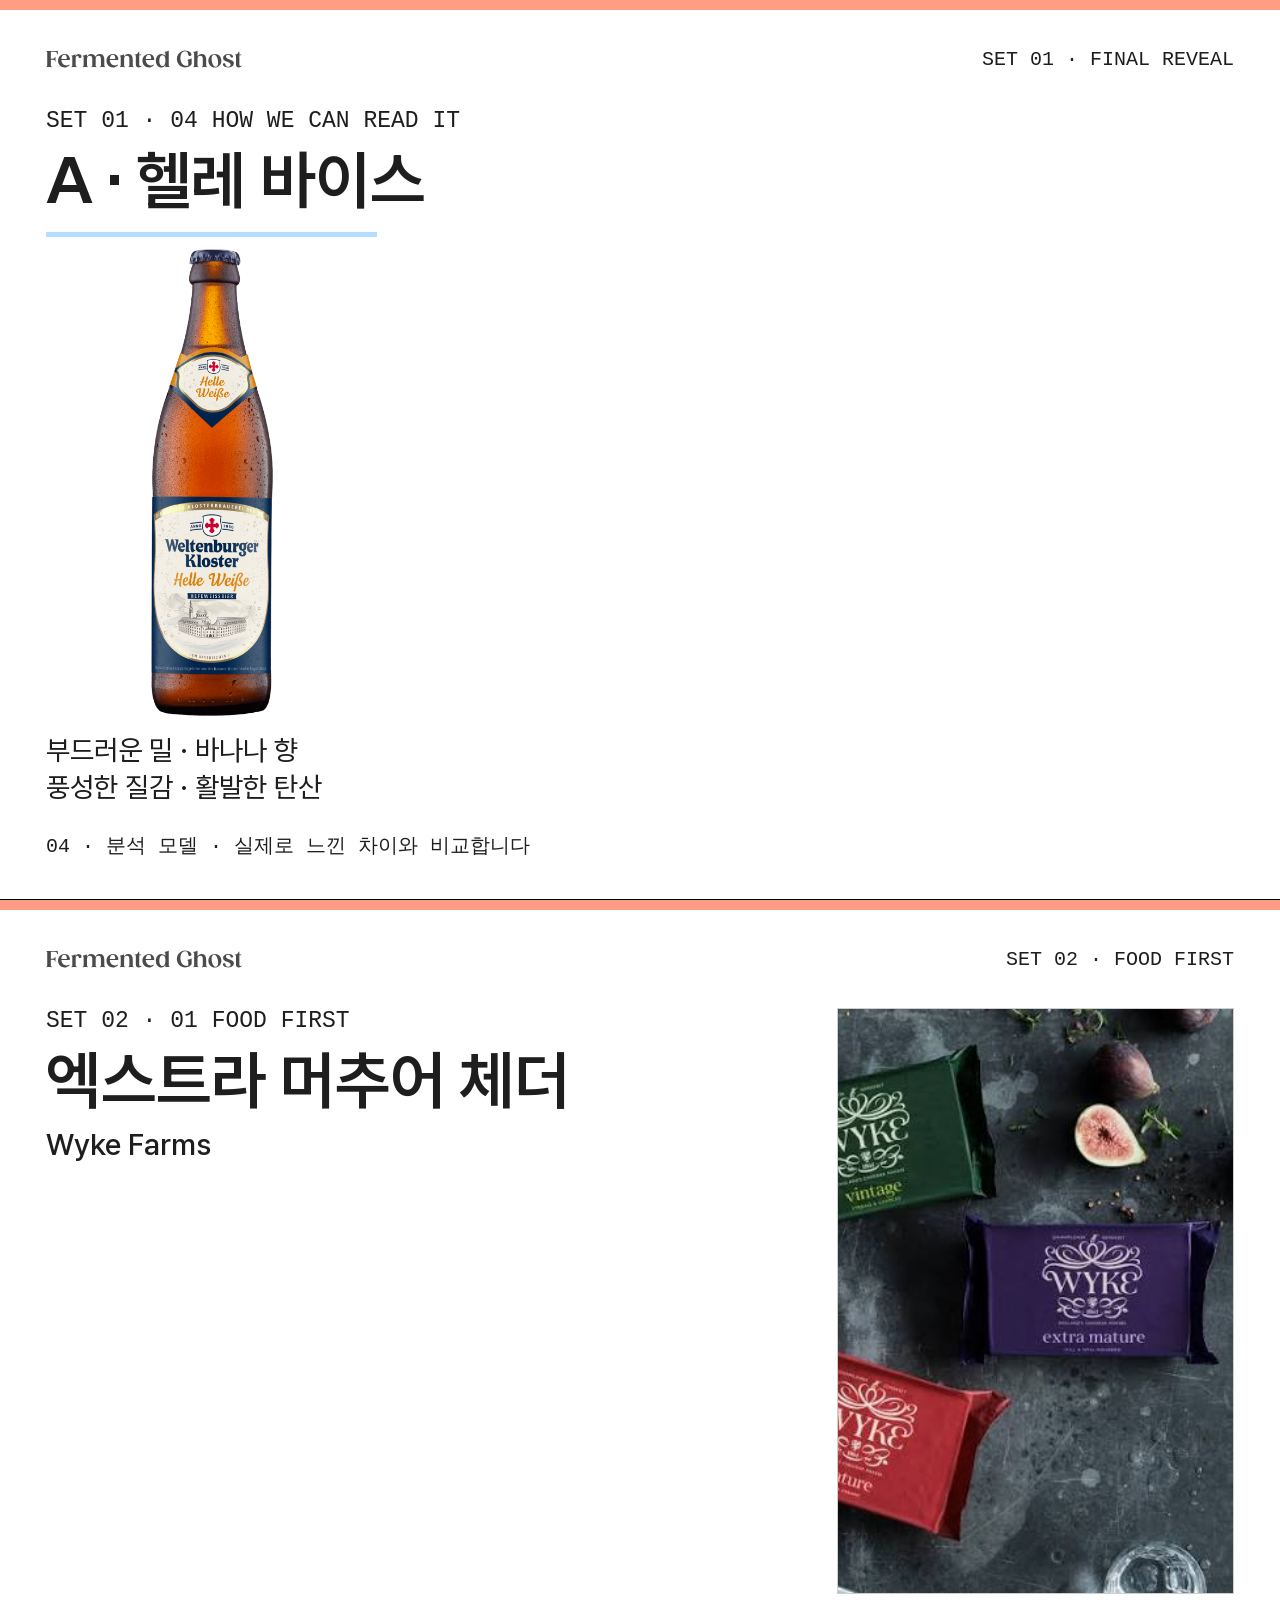
<file: polytech-05/index.html>
<!doctype html>
<html lang="ko">
  <head>
    <meta charset="utf-8">
    <meta name="viewport" content="width=device-width, initial-scale=1">
    <title>Session 05 · Beyond the Glass · Beer Culinary Lab</title>
    <link rel="icon" href="data:,">
    <link rel="stylesheet" href="../polytech-assets/slides.css?v=20260823-47">
  <link rel="stylesheet" href="./session-05.css?v=20260913-09">
  </head>
  <body style="--slide-accent: var(--culture-warm-coral); --slide-soft: var(--culture-pale-rose);">
    <main class="deck-shell session-05-deck" data-session05-deck></main>
    <div class="progress" aria-hidden="true"></div>
    <div class="slide-counter" aria-live="polite"></div>
  <script type="module" src="./session-05.js?v=20260914-01"></script>
  </body>
</html>
</file>
<file: becomingbeer/styles.css>
@font-face {
  font-family: "Pretendard Variable";
  font-style: normal;
  font-weight: 45 920;
  font-display: swap;
  src: url("./assets/fonts/PretendardVariable.woff2") format("woff2");
}

@font-face {
  font-family: "PP Mori";
  font-style: normal;
  font-weight: 200;
  font-display: swap;
  src: url("./assets/fonts/PPMori-Extralight.otf") format("opentype");
}

@font-face {
  font-family: "PP Mori";
  font-style: italic;
  font-weight: 200;
  font-display: swap;
  src: url("./assets/fonts/PPMori-ExtralightItalic.otf") format("opentype");
}

@font-face {
  font-family: "PP Mori";
  font-style: normal;
  font-weight: 400;
  font-display: swap;
  src: url("./assets/fonts/PPMori-Regular.otf") format("opentype");
}

@font-face {
  font-family: "PP Mori";
  font-style: italic;
  font-weight: 400;
  font-display: swap;
  src: url("./assets/fonts/PPMori-Italic.otf") format("opentype");
}

@font-face {
  font-family: "PP Mori";
  font-style: normal;
  font-weight: 600;
  font-display: swap;
  src: url("./assets/fonts/PPMori-Semibold.otf") format("opentype");
}

@font-face {
  font-family: "PP Mori";
  font-style: italic;
  font-weight: 600;
  font-display: swap;
  src: url("./assets/fonts/PPMori-SemiboldItalic.otf") format("opentype");
}

@font-face {
  font-family: "PP Mori";
  font-style: normal;
  font-weight: 900;
  font-display: swap;
  src: url("./assets/fonts/PPMori-Black.otf") format("opentype");
}

@font-face {
  font-family: "PP Mori";
  font-style: italic;
  font-weight: 900;
  font-display: swap;
  src: url("./assets/fonts/PPMori-BlackItalic.otf") format("opentype");
}

:root {
  --black: #000;
  --white: #fff;
  --paper: #f5f5f2;
  --cobalt: #3075c7;
  --vermilion: #e2322a;
  --poster-mustard: #eabe25;
  --projector-mat: #deded9;
  --ui-mid: #8e8e83;
  --ui-line: #cfcfca;
  --green: #75bc81;
  --lime: #b7d757;
  --pale-green: #bee79f;
  --coral: #ff6e6e;
  --warm-coral: #ff9d84;
  --rose: #ffbdc5;
  --mustard: #c1983a;
  --yellow: #d9cb45;
  --pale-yellow: #fff496;
  --periwinkle: #667fda;
  --blue: #90b3ff;
  --pale-blue: #b5ddff;
  --olive: #262613;
  --deck-accent: var(--vermilion);
  --font-ko: "Pretendard Variable", Pretendard, -apple-system, BlinkMacSystemFont,
    "Apple SD Gothic Neo", "Noto Sans KR", sans-serif;
  --font-evidence: "PP Mori", "Helvetica Neue", Arial, sans-serif;
  --font-mono: "SFMono-Regular", "SF Mono", "IBM Plex Mono", Consolas, monospace;
}

* {
  box-sizing: border-box;
}

html,
body {
  background: var(--projector-mat);
  color: var(--black);
  height: 100%;
  margin: 0;
  overflow: hidden;
}

body {
  font-family: var(--font-ko);
  word-break: keep-all;
}

button,
iframe {
  font: inherit;
}

#deck {
  align-items: center;
  display: grid;
  height: 100svh;
  justify-items: center;
  width: 100vw;
}

.slide {
  --accent: var(--deck-accent);
  --accent-soft: #f2f2f0;
  --accent-ink: var(--black);
  aspect-ratio: auto;
  background: var(--paper);
  color: var(--black);
  display: none;
  height: 100svh;
  outline: 1px solid var(--ui-line);
  overflow: hidden;
  position: relative;
  width: 100vw;
}

.slide::before {
  background: #242422;
  content: "";
  height: 5px;
  left: 0;
  position: absolute;
  right: 0;
  top: 0;
  z-index: 50;
}

.slide.poster-cover::before,
.slide.is-final::before {
  background: var(--poster-mustard);
  height: 8px;
}

body.is-export {
  background: var(--projector-mat);
}

body.is-export .slide {
  aspect-ratio: 16 / 9;
  height: min(100svh, 56.25vw);
  width: min(100vw, 177.7778svh);
}

.slide.is-active {
  display: block;
}

.brand-wordmark {
  background: url("./assets/brand/wordmark.svg") left center / contain no-repeat;
  display: block;
  filter: none;
  height: 26px;
  left: 5.2%;
  position: absolute;
  top: 4.6%;
  width: 230px;
  z-index: 12;
}

.chrome {
  align-items: center;
  color: #777770;
  display: flex;
  font-family: var(--font-mono);
  font-size: 22px;
  font-weight: 500;
  justify-content: flex-end;
  letter-spacing: 0.05em;
  line-height: 1;
  position: absolute;
  right: 5.2%;
  text-transform: uppercase;
  top: 4.8%;
  z-index: 15;
}

.chrome .code {
  display: block;
  white-space: nowrap;
}

.act-cue {
  align-items: center;
  background: var(--paper);
  border: 1px solid #b9b9b3;
  display: grid;
  grid-template-columns: 130px 350px minmax(0, 1fr);
  left: 5.2%;
  min-height: 60px;
  position: absolute;
  right: 5.2%;
  top: 9.6%;
  z-index: 20;
}

.act-cue > span {
  align-self: stretch;
  background: var(--black);
  color: var(--paper);
  display: grid;
  font-family: var(--font-evidence);
  font-size: 26px;
  font-weight: 700;
  letter-spacing: 0;
  place-items: center;
}

.act-cue-vermilion > span { background: var(--vermilion); }
.act-cue-mustard > span { background: #9b6c00; }
.act-cue-indigo > span { background: #565bb8; }
.act-cue-green > span { background: #347b4d; }
.act-cue-cobalt > span { background: var(--cobalt); }

.act-cue-compact {
  grid-template-columns: 130px 350px;
  right: auto;
  width: 480px;
}

.act-cue > strong {
  font-size: 30px;
  font-weight: 760;
  line-height: 1.1;
  padding: 0 22px;
}

.act-cue > small {
  border-left: 1px solid #c9c9c4;
  color: #6f6f69;
  font-size: 23px;
  font-weight: 560;
  line-height: 1.25;
  padding: 0 22px;
}

.act-cue-thesis {
  align-content: center;
  align-self: stretch;
  border-left: 1px solid #c9c9c4;
  display: grid;
  gap: 3px;
  padding: 7px 22px 6px;
}

.act-cue-thesis small,
.act-cue-thesis em {
  display: block;
  font-style: normal;
}

.act-cue-thesis small {
  color: #6f6f69;
  font-size: 23px;
  font-weight: 560;
  line-height: 1.15;
}

.act-cue-thesis em {
  color: #8a8a84;
  font-family: var(--font-evidence);
  font-size: 20px;
  font-weight: 400;
  line-height: 1;
}

.act-key-accent,
.end-key-accent {
  color: var(--cobalt);
  font-weight: 760;
}

.slide.has-act-cue .safe {
  top: 18.2%;
}

.slide.has-act-cue .giant {
  padding-top: 18.2%;
}

.act-stage {
  inset: 0;
  position: absolute;
  z-index: 4;
}

.safe {
  bottom: 8%;
  left: 5.2%;
  position: absolute;
  right: 5.2%;
  top: 12.2%;
}

.center {
  align-items: center;
  display: grid;
  justify-items: center;
  text-align: center;
}

.copy-col {
  align-content: center;
  display: grid;
  min-width: 0;
  z-index: 3;
}

.kicker,
.caption,
.media-frame figcaption,
.panel figcaption,
.return-grid figcaption,
.archive-montage figcaption {
  font-family: var(--font-mono);
  font-weight: 500;
  letter-spacing: 0.05em;
  line-height: 1.25;
  text-transform: uppercase;
}

.kicker {
  font-size: 22px;
  margin: 0 0 35px;
}

.title-ko {
  font-size: 90px;
  font-weight: 720;
  letter-spacing: 0;
  line-height: 1.04;
  margin: 0;
  min-width: 0;
  overflow-wrap: break-word;
}

.accent-word {
  color: var(--vermilion);
}

.title-en {
  font-family: var(--font-evidence);
  font-size: 54px;
  font-weight: 500;
  letter-spacing: 0;
  line-height: 0.98;
  margin: 0;
  text-transform: uppercase;
}

.sub {
  color: #595953;
  font-size: 34px;
  font-weight: 520;
  line-height: 1.32;
  margin: 34px 0 0;
  max-width: 760px;
}

.mori-body {
  font-family: var(--font-evidence);
  font-weight: 500;
  letter-spacing: 0;
}

.caption {
  color: #5d5d57;
  font-size: 22px;
}

.bottom-caption {
  bottom: 4.8%;
  left: 5.2%;
  margin: 0;
  position: absolute;
}

/* Cover composition */
.cover-media {
  border-left: 12px solid var(--accent);
  bottom: 0;
  overflow: hidden;
  position: absolute;
  right: 0;
  top: 0;
  width: 43%;
}

.cover-media img {
  height: 100%;
  object-fit: cover;
  width: 100%;
}

.cover-copy {
  align-content: center;
  bottom: 15%;
  display: grid;
  right: 48%;
  top: 13%;
}

.cover-copy-solo {
  bottom: 9%;
  right: 5.2%;
  top: 11%;
}

.cover-copy-solo {
  z-index: 4;
}

.poster-cover .cover-copy-solo {
  bottom: 9%;
  right: 5.2%;
  top: 10.5%;
}

.cover-copy.cover-copy-solo .title-ko {
  font-size: 126px;
  max-width: 1500px;
}

.poster-cover .cover-copy.cover-copy-solo .title-ko {
  font-size: 132px;
  line-height: 0.98;
  max-width: 1050px;
}

.cover-copy-solo .cover-en {
  font-size: 84px;
  font-weight: 600;
  letter-spacing: 0;
  line-height: 0.88;
  max-width: 1380px;
}

.poster-cover .cover-en {
  font-size: 106px;
  font-weight: 600;
  line-height: 0.9;
  margin-top: 58px;
  max-width: 1500px;
}

.cover-beer-accent {
  color: var(--poster-mustard);
}

.cover-copy .title-ko {
  font-size: 92px;
}

.cover-en {
  font-size: 42px;
  margin-top: 42px;
}

.cover-sub {
  margin: 24px 0 0;
}

.poster-cover .cover-sub {
  color: #555550;
}

.poster-question .accent-word {
  color: var(--poster-mustard);
}

.poster-question .media-frame { border-bottom: 1px solid var(--black); }

/* Question-first opening: ask, reframe, name the default, then reveal the image. */
.question-layout {
  display: grid;
  gap: 4.4%;
  grid-template-columns: minmax(0, 0.88fr) minmax(0, 1.12fr);
}

.question-copy {
  align-content: center;
  display: grid;
  grid-column: 1 / -1;
  min-width: 0;
  transition: grid-column 240ms ease;
}

.question-first {
  font-size: 120px;
  max-width: 1350px;
  transition: color 240ms ease, font-size 240ms ease, margin 240ms ease;
}

.question-followup {
  font-size: 80px;
  margin: 0;
}

.question-keywords {
  border-top: 1px solid var(--black);
  display: grid;
  gap: 0;
  grid-template-columns: 1fr 1fr;
  margin-top: 38px;
}

.kind-question .question-followup.reveal-item.is-revealed,
.kind-question .question-keywords.reveal-item.is-revealed {
  transition-delay: 420ms, 420ms, 0s;
}

.question-keywords span {
  border-bottom: 1px solid #bdbdb7;
  font-size: 30px;
  padding: 14px 12px 12px 0;
}

.question-keywords span:nth-child(even) {
  padding-left: 20px;
}

.question-visual {
  min-height: 0;
}

.question-visual .media-frame {
  height: 100%;
}

.slide.has-question-followup .question-copy {
  grid-column: 1;
}

.slide.has-question-followup .question-first {
  color: #777770;
  font-size: 34px;
  margin-bottom: 36px;
}

/* Fixed-color navigation frame */
.progress-rail {
  background: #e8e8e3;
  bottom: 0;
  height: 7px;
  left: 0;
  overflow: hidden;
  position: absolute;
  right: 0;
  z-index: 40;
}

.progress-fill {
  background: #2a2a27;
  height: 100%;
  width: var(--progress);
}

.micro-cue {
  align-items: baseline;
  bottom: 20px;
  color: #777770;
  display: flex;
  font-size: 20px;
  font-weight: 520;
  gap: 10px;
  left: 5.2%;
  line-height: 1;
  max-width: calc(100% - 210px);
  position: absolute;
  white-space: nowrap;
  z-index: 42;
}

.micro-cue-code {
  color: var(--cue-ink, #353532);
  font-family: var(--font-evidence);
  font-weight: 600;
}

.micro-cue-divider {
  color: #aaa9a2;
  font-family: var(--font-evidence);
}

.micro-cue-ko {
  color: #777770;
  font-family: var(--font-ko);
}

.cue-cobalt { --cue-ink: var(--cobalt); }
.cue-vermilion { --cue-ink: var(--vermilion); }
.cue-mustard { --cue-ink: #9b6c00; }
.cue-indigo { --cue-ink: #565bb8; }
.cue-green { --cue-ink: #347b4d; }

/* One-slide speaker and studio introduction */
.profile-layout {
  display: grid;
  gap: 4.2%;
  grid-template-columns: minmax(0, 1.05fr) minmax(0, 0.95fr);
}

.profile-copy {
  align-content: center;
  display: grid;
  min-width: 0;
}

.profile-eyebrow {
  font-size: 28px;
  line-height: 1;
  margin: 0 0 24px;
}

.profile-name {
  font-size: 112px;
  font-weight: 720;
  letter-spacing: 0;
  line-height: 0.95;
  margin: 0;
}

.profile-intro {
  font-size: 36px;
  font-weight: 650;
  line-height: 1.2;
  margin: 24px 0 30px;
}

.profile-progression {
  border-bottom: 1px solid var(--black);
  border-top: 1px solid var(--black);
  font-size: 24px;
  line-height: 1;
  margin: 0;
  padding: 16px 0 14px;
}

.profile-roles {
  display: grid;
}

.profile-role {
  align-items: center;
  border-bottom: 1px solid var(--ui-line);
  display: grid;
  gap: 18px;
  grid-template-columns: 42px minmax(0, 1fr);
  min-height: 82px;
  padding: 10px 0;
}

.profile-role > span {
  color: #77776f;
  font-family: var(--font-mono);
  font-size: 20px;
}

.profile-role strong,
.profile-role small {
  display: block;
}

.profile-role strong {
  font-family: var(--font-evidence);
  font-size: 24px;
  font-weight: 400;
  letter-spacing: 0;
  line-height: 1.1;
}

.profile-role small {
  color: #5d5d57;
  font-size: 22px;
  font-weight: 520;
  line-height: 1.25;
  margin-top: 4px;
}

.profile-studio {
  background: var(--poster-mustard);
  border: 1px solid var(--black);
  display: grid;
  gap: 14px;
  margin-top: 18px;
  padding: 17px 18px 18px;
}

.profile-studio-head {
  align-items: end;
  display: flex;
  justify-content: space-between;
}

.profile-studio-head strong,
.profile-studio-head span,
.profile-studio-program span,
.profile-studio-program strong {
  font-family: var(--font-evidence);
  letter-spacing: 0;
}

.profile-studio-head strong {
  font-size: 44px;
  font-weight: 600;
  line-height: 0.95;
}

.profile-studio-head span {
  font-size: 20px;
  font-weight: 500;
}

.profile-studio-programs {
  border-top: 1px solid var(--black);
  display: grid;
  grid-template-columns: repeat(3, minmax(0, 1fr));
}

.profile-studio-program {
  border-right: 1px solid var(--black);
  display: grid;
  gap: 8px;
  grid-template-columns: 30px minmax(0, 1fr);
  padding: 12px 12px 0 0;
}

.profile-studio-program:not(:first-child) {
  padding-left: 12px;
}

.profile-studio-program:last-child {
  border-right: 0;
}

.profile-studio-program > span {
  font-size: 20px;
  font-weight: 600;
}

.profile-studio-program strong,
.profile-studio-program small {
  display: block;
}

.profile-studio-program strong {
  font-size: 22px;
  font-weight: 600;
  line-height: 1.05;
}

.profile-studio-program small {
  font-size: 20px;
  font-weight: 600;
  line-height: 1.2;
  margin-top: 7px;
}

.profile-visual {
  min-height: 0;
  position: relative;
}

.profile-photo,
.profile-wset {
  border: 1px solid var(--black);
  margin: 0;
  overflow: hidden;
  position: absolute;
}

.profile-photo {
  bottom: 0;
  right: 0;
  top: 0;
  width: 84%;
}

.profile-photo img,
.profile-wset img {
  display: block;
  height: 100%;
  object-fit: cover;
  width: 100%;
}

.profile-photo img {
  object-position: 52% 34%;
}

.profile-wset {
  bottom: -1.5%;
  height: 25%;
  left: -2.5%;
  width: 58%;
  z-index: 3;
}

.profile-wset img {
  object-position: 50% 58%;
}

.profile-wset figcaption {
  background: var(--white);
  border-right: 1px solid var(--black);
  border-top: 1px solid var(--black);
  bottom: 0;
  font-family: var(--font-mono);
  font-size: 20px;
  font-weight: 600;
  left: 0;
  letter-spacing: 0.04em;
  padding: 9px 11px;
  position: absolute;
}

/* S04 begins as a tasting title card, then opens into copy and film. */
.taste-first-layout {
  overflow: hidden;
}

.taste-first-cue {
  display: grid;
  inset: 0;
  place-items: center;
  position: absolute;
  transition: opacity 180ms ease, visibility 0s linear 180ms;
  z-index: 5;
}

.taste-first-cue .tasting-cue {
  gap: 28px;
  margin: 0;
}

.taste-first-cue .tasting-mark {
  flex-basis: 82px;
  height: 82px;
  width: 82px;
}

.taste-first-cue .tasting-copy strong {
  font-size: 34px;
}

.taste-first-cue .tasting-copy > span {
  font-size: 62px;
  font-weight: 600;
}

.taste-first-body {
  inset: 0;
  position: absolute;
}

.taste-first-body > .two-col {
  height: 100%;
}

.slide.has-taste-body .taste-first-cue {
  opacity: 0;
  transition-delay: 0s;
  visibility: hidden;
}

.mori-end {
  font-family: var(--font-evidence);
  font-weight: 400;
  letter-spacing: 0;
}

/* Evidence imagery */
.two-col,
.statement-grid {
  align-items: stretch;
  display: grid;
  gap: 4.4%;
  grid-template-columns: minmax(0, 0.92fr) minmax(0, 1.08fr);
}

.layout-evidence-wide .two-col {
  gap: 3.4%;
  grid-template-columns: minmax(0, 0.62fr) minmax(0, 1.38fr);
}

.layout-evidence-wide .two-col .title-ko {
  font-size: 70px;
}

.layout-evidence-wide .media-frame {
  height: 100%;
}

.mustard-word {
  color: var(--poster-mustard);
}

.statement-reveal {
  border-top: 1px solid var(--black);
  font-size: 52px;
  font-weight: 700;
  line-height: 1.1;
  margin: 44px 0 0;
  max-width: 1180px;
  padding-top: 28px;
}

.poster-question-teaser .statement-only {
  align-content: center;
  justify-items: start;
}

.poster-question-teaser .statement-only > .title-ko {
  font-size: 112px;
}

.poster-question-teaser .title-ko.title-asahi-criterion {
  font-size: 56px;
  line-height: 1.16;
  max-width: 100%;
}

.title-asahi-criterion .asahi-criterion-line {
  display: inline-block;
  white-space: nowrap;
}

.poster-question-teaser .statement-only > .sub {
  color: #777770;
  font-family: var(--font-evidence);
  font-size: 28px;
  margin-top: 28px;
}

.poster-thesis-winter .statement-only .title-ko {
  font-size: 102px;
  max-width: 1540px;
}

.layout-research-triad .statement-grid {
  grid-template-columns: minmax(0, 1.08fr) minmax(0, 0.92fr);
}

.research-keywords {
  display: grid;
  gap: 10px;
  grid-template-columns: repeat(3, minmax(0, 1fr));
  margin-top: 44px;
}

.research-keywords span {
  border-top: 6px solid var(--black);
  font-family: var(--font-evidence);
  font-size: 24px;
  font-weight: 600;
  padding-top: 12px;
}

.research-keywords span:nth-child(2) { border-color: var(--cobalt); }
.research-keywords span:nth-child(3) { border-color: var(--poster-mustard); }

.media-frame,
.panel,
.return-grid figure {
  background: var(--paper);
  border: 1px solid var(--black);
  margin: 0;
  overflow: hidden;
  position: relative;
}

.media-frame img,
.panel img,
.return-grid img {
  display: block;
  height: 100%;
  object-fit: cover;
  width: 100%;
}

.media-frame.is-archive img {
  filter: grayscale(0.15) contrast(1.05);
}

.media-frame figcaption,
.panel figcaption,
.return-grid figcaption,
.archive-montage figcaption {
  background: var(--white);
  border-right: 1px solid var(--black);
  border-top: 1px solid var(--black);
  bottom: 0;
  font-size: 20px;
  left: 0;
  max-width: 88%;
  padding: 11px 14px;
  position: absolute;
  z-index: 5;
}

.media-frame .media-product-overlay {
  bottom: 2.5%;
  filter: drop-shadow(0 10px 14px rgba(0, 0, 0, 0.2));
  height: 58%;
  left: 2%;
  object-fit: contain;
  position: absolute;
  width: 22%;
  z-index: 4;
}

.media-frame.is-user-asset::after {
  background: var(--paper);
  border-bottom: 1px solid var(--black);
  color: #676761;
  content: "USER FIELD RECORD / PLZEŇ / 2025";
  font-family: var(--font-mono);
  font-size: 20px;
  font-weight: 600;
  letter-spacing: 0.04em;
  padding: 10px 12px;
  position: absolute;
  right: 0;
  top: 0;
  z-index: 6;
}

.reveal-media {
  min-height: 0;
}

.reveal-media > .media-frame,
.reveal-media > .archive-montage,
.reveal-media > .return-grid {
  height: 100%;
  width: 100%;
}

.reveal-item {
  opacity: 0;
  transform: translateY(18px);
  transition: opacity 280ms ease, transform 280ms ease, visibility 0s linear 280ms;
  visibility: hidden;
}

.reveal-item.is-revealed,
body.is-export .reveal-item {
  opacity: 1;
  transform: translateY(0);
  transition-delay: 0s;
  visibility: visible;
}

.image-pair-reveal {
  background: var(--black);
  border: 1px solid var(--black);
  display: grid;
  gap: 1px;
  grid-template-columns: 0.82fr 1.18fr;
  inset: 16.5% 5.2% 8.2%;
  overflow: hidden;
  position: absolute;
  z-index: 28;
}

.image-pair-reveal figure {
  background: var(--paper);
  margin: 0;
  min-height: 0;
  overflow: hidden;
}

.image-pair-reveal img {
  display: block;
  height: 100%;
  object-fit: cover;
  width: 100%;
}

.center-punch {
  align-items: center;
  background: var(--poster-mustard);
  display: grid;
  height: 44%;
  inset: 50% 0 auto;
  justify-items: center;
  pointer-events: none;
  position: absolute;
  transform: translateY(-50%) scaleY(0.08);
  transform-origin: center;
  transition: opacity 180ms ease, transform 280ms cubic-bezier(0.2, 0.9, 0.2, 1), visibility 0s linear 280ms;
  z-index: 24;
}

.center-punch.is-revealed,
body.is-export .center-punch {
  transform: translateY(-50%) scaleY(1);
  transition-delay: 0s;
}

.center-punch span {
  font-family: var(--font-evidence);
  font-size: 300px;
  font-weight: 900;
  letter-spacing: 0;
  line-height: 0.82;
  opacity: 0;
  transform: scale(0.84);
  transition: opacity 140ms ease 150ms, transform 260ms cubic-bezier(0.2, 0.9, 0.2, 1) 120ms;
}

.center-punch.is-revealed span,
body.is-export .center-punch span {
  opacity: 1;
  transform: scale(1);
}

@media (max-width: 1280px) {
  .center-punch span {
    font-size: 220px;
  }
}

/* Mori specimen geometry translated into a restrained tasting signature. */
.tasting-cue {
  align-items: center;
  display: flex;
  font-family: var(--font-evidence);
  gap: 16px;
  margin-top: 34px;
  width: fit-content;
}

.tasting-mark {
  background: var(--cobalt);
  border: 2px solid var(--black);
  border-radius: 50%;
  display: block;
  flex: 0 0 46px;
  height: 46px;
  overflow: hidden;
  position: relative;
  width: 46px;
}

.tasting-cue-2 .tasting-mark,
.tasting-cue-3 .tasting-mark,
.tasting-cue-4 .tasting-mark,
.tasting-cue-6 .tasting-mark {
  background: var(--paper);
}

.tasting-cue-2 .tasting-mark::before,
.tasting-cue-3 .tasting-mark::before,
.tasting-cue-4 .tasting-mark::before,
.tasting-cue-6 .tasting-mark::before {
  bottom: -2px;
  content: "";
  left: -2px;
  position: absolute;
  top: -2px;
  width: 50%;
}

.tasting-cue-2 .tasting-mark::before {
  background: var(--vermilion);
}

.tasting-cue-3 .tasting-mark::before {
  background: var(--poster-mustard);
  left: auto;
  right: -2px;
}

.tasting-cue-4 .tasting-mark::before {
  background: var(--cobalt);
}

.tasting-cue-5 .tasting-mark {
  background: var(--vermilion);
}

.tasting-cue-6 .tasting-mark::before {
  background: #347b4d;
}

.tasting-copy {
  display: grid;
  gap: 2px;
}

.tasting-copy strong {
  font-size: 22px;
  font-weight: 600;
  line-height: 1;
}

.tasting-copy > span {
  font-size: 30px;
  font-weight: 500;
  line-height: 1.05;
}

/* A shared serving cue appears only when the story has earned the next glass. */
.taste-moment {
  align-items: center;
  background: var(--paper);
  border: 1px solid var(--black);
  bottom: 8.2%;
  display: flex;
  gap: 48px;
  left: 5.2%;
  min-height: 172px;
  padding: 26px 34px;
  position: absolute;
  right: 5.2%;
  z-index: 32;
}

.taste-moment-lead {
  opacity: 1;
  transform: translateY(0);
  transition: opacity 180ms ease, transform 220ms ease, visibility 0s linear 0s;
  visibility: visible;
}

.slide.has-started .taste-moment-lead {
  opacity: 0;
  transform: translateY(18px);
  transition: opacity 180ms ease, transform 220ms ease, visibility 0s linear 220ms;
  visibility: hidden;
}

.taste-moment .tasting-cue {
  gap: 24px;
  margin: 0;
}

.taste-moment .tasting-mark {
  flex-basis: 72px;
  height: 72px;
  width: 72px;
}

.taste-moment .tasting-copy strong {
  font-size: 28px;
}

.taste-moment .tasting-copy > span {
  font-size: 48px;
  font-weight: 600;
}

.taste-moment > p {
  border-left: 1px solid var(--black);
  font-size: 32px;
  font-weight: 650;
  line-height: 1.15;
  margin: 0 0 0 auto;
  max-width: 580px;
  padding-left: 34px;
}

.video-media iframe,
.video-media video {
  background: var(--black);
  border: 0;
  display: block;
  height: 100%;
  width: 100%;
}

.video-media video {
  object-fit: cover;
}

.video-media.local-video {
  align-self: center;
  aspect-ratio: 16 / 9;
  height: auto;
}

.video-launch {
  background: var(--black);
  border: 0;
  color: var(--white);
  cursor: pointer;
  display: block;
  height: 100%;
  padding: 0;
  position: relative;
  width: 100%;
}

.video-launch img {
  display: block;
  filter: saturate(0.78) contrast(1.08);
  height: 100%;
  object-fit: cover;
  opacity: 0.86;
  width: 100%;
}

.video-play {
  background: var(--black);
  border: 1px solid var(--white);
  height: 82px;
  left: 50%;
  position: absolute;
  top: 50%;
  transform: translate(-50%, -50%);
  width: 82px;
}

.video-play::after {
  border-bottom: 13px solid transparent;
  border-left: 21px solid var(--white);
  border-top: 13px solid transparent;
  content: "";
  left: 52%;
  position: absolute;
  top: 50%;
  transform: translate(-50%, -50%);
}

.video-launch:focus-visible {
  outline: 5px solid var(--accent);
  outline-offset: -6px;
}

.evidence-frame {
  align-self: stretch;
  background: var(--accent-soft);
  border: 1px solid var(--black);
  display: grid;
  overflow: hidden;
  padding: 28px;
  position: relative;
}

.evidence-frame::before {
  background: var(--accent);
  border-right: 1px solid var(--black);
  content: "";
  inset: 0 auto 0 0;
  position: absolute;
  width: 22%;
}

.evidence-frame::after {
  border-left: 1px solid var(--black);
  border-top: 1px solid var(--black);
  content: "";
  height: 44%;
  position: absolute;
  right: 0;
  top: 0;
  width: 48%;
}

.evidence-label {
  align-self: end;
  font-family: var(--font-mono);
  font-size: 24px;
  font-weight: 600;
  letter-spacing: 0.04em;
  line-height: 1.15;
  position: relative;
  text-transform: uppercase;
  z-index: 2;
}

.statement-only .title-ko {
  max-width: min(1380px, 100%);
  width: 100%;
}

.media-frame.is-landscape-three-two {
  align-self: center;
  aspect-ratio: 3 / 2;
  height: auto;
}

.media-frame.is-ice-crop img {
  transform: scale(1.075);
}

.media-frame.is-first-ad {
  background: #ecece8;
  isolation: isolate;
}

.media-frame.is-first-ad::before {
  color: var(--black);
  content: "1929";
  font-family: var(--font-evidence);
  font-size: 245px;
  font-weight: 900;
  left: -3%;
  line-height: 0.8;
  opacity: 0.14;
  position: absolute;
  top: 8%;
  z-index: 0;
}

.media-frame.is-first-ad img {
  filter: grayscale(1) contrast(1.08);
  object-fit: contain;
  padding: 34px 28px 34px 29%;
  position: relative;
  z-index: 1;
}

.media-frame.is-first-ad figcaption {
  z-index: 4;
}

.archive-montage {
  background: var(--black);
  border: 1px solid var(--black);
  display: grid;
  gap: 6px;
  margin: 0;
  min-height: 0;
  overflow: hidden;
  position: relative;
}

.archive-montage .montage-item {
  background: #e5e5e1;
  min-height: 0;
  overflow: hidden;
}

.archive-montage img {
  display: block;
  height: 100%;
  object-fit: contain;
  width: 100%;
}

.archive-montage.is-archive {
  gap: 1px;
  grid-template-columns: 1fr 1fr;
  grid-template-rows: 1fr 0.92fr;
}

.archive-montage.is-archive .montage-item:last-of-type {
  grid-column: 1 / -1;
}

.archive-montage.is-archive img {
  filter: grayscale(1) contrast(1.08);
  object-fit: cover;
}

.archive-montage.is-archive .montage-item:first-child img {
  object-position: 50% 46%;
}

.archive-montage.is-archive .montage-item:nth-child(2) img {
  object-position: 50% 50%;
}

.archive-montage.is-archive .montage-item:last-of-type img {
  object-position: 50% 42%;
}

.lineage-pair {
  background: var(--black);
  border: 1px solid var(--black);
  display: grid;
  gap: 1px;
  grid-template-rows: 1fr 1fr;
  margin: 0;
  min-height: 0;
  overflow: hidden;
}

.lineage-item {
  background: var(--paper);
  min-height: 0;
  overflow: hidden;
  position: relative;
}

.lineage-item img {
  display: block;
  filter: grayscale(1) contrast(1.06);
  height: 100%;
  object-fit: cover;
  width: 100%;
}

.lineage-item span,
.lineage-pair > figcaption {
  background: var(--white);
  border-right: 1px solid var(--black);
  border-top: 1px solid var(--black);
  bottom: 0;
  font-family: var(--font-mono);
  font-size: 20px;
  font-weight: 500;
  left: 0;
  letter-spacing: 0.05em;
  line-height: 1.2;
  padding: 9px 12px;
  position: absolute;
  text-transform: uppercase;
  z-index: 3;
}

.lineage-pair > figcaption {
  left: auto;
  right: 0;
}

.archive-montage.is-ad {
  background: var(--white);
  gap: 0;
  grid-template-columns: 0.9fr 1.1fr;
  grid-template-rows: 1fr 1fr;
}

.archive-montage.is-ad .montage-item:first-child {
  grid-row: 1 / -1;
}

.archive-montage.is-ad .montage-item {
  background: var(--white);
}

.archive-montage.is-gilroy {
  background: var(--white);
  gap: 0;
  grid-template-columns: 0.78fr 1.14fr 0.88fr;
  grid-template-rows: 1fr;
  isolation: isolate;
}

.archive-montage.is-gilroy .montage-item {
  background: var(--white);
}

.archive-montage.is-gilroy img {
  object-fit: cover;
}

.archive-montage.is-gilroy .montage-item:nth-child(2) img {
  object-position: 42% 50%;
}

.archive-montage.is-gilroy .montage-item:nth-child(3) img {
  object-position: 46% 50%;
}

.archive-montage.is-gilroy::after {
  color: var(--black);
  content: "G";
  font-family: var(--font-evidence);
  font-size: 560px;
  font-weight: 900;
  left: 24%;
  line-height: 0.72;
  mix-blend-mode: multiply;
  opacity: 0.16;
  pointer-events: none;
  position: absolute;
  top: 16%;
  z-index: 3;
}

.archive-montage.is-gilroy-pair {
  background: var(--paper);
  gap: 20px;
  grid-template-columns: minmax(0, 1.25fr) minmax(0, 0.75fr);
  padding: 24px;
}

.archive-montage.is-gilroy-pair .montage-item {
  background: var(--paper);
  border: 1px solid var(--black);
}

.archive-montage.is-gilroy-pair .montage-item:first-child {
  transform: translateY(-10px);
}

.archive-montage.is-gilroy-pair .montage-item:last-child {
  background: #e8dfc8;
  transform: translateY(26px);
}

.archive-montage.is-gilroy-pair img {
  object-fit: contain;
}

/* Giant Mori-first numerals */
.giant {
  align-items: center;
  display: grid;
  height: 100%;
  justify-items: center;
  padding: 10% 5.2% 7%;
  text-align: center;
}

.giant-copy {
  position: relative;
  z-index: 3;
}

.giant-copy::before {
  background: #777771;
  content: "";
  height: 6px;
  left: 0;
  position: absolute;
  top: -26px;
  width: 44px;
}

.giant-value {
  color: var(--black);
  font-family: var(--font-evidence);
  font-size: 320px;
  font-weight: 600;
  letter-spacing: 0;
  line-height: 0.78;
  margin: 0;
}

.giant-value.medium {
  font-size: 360px;
  font-weight: 600;
}

.giant-value.statement {
  font-size: 108px;
  font-weight: 500;
  letter-spacing: 0.05em;
  line-height: 0.94;
  max-width: 1360px;
  text-transform: uppercase;
}

.giant-sub {
  font-size: 40px;
  font-weight: 700;
  line-height: 1.2;
  margin: 38px auto 0;
  max-width: 900px;
}

.giant-unit {
  font-family: var(--font-evidence);
  font-size: 72px;
  font-weight: 600;
  line-height: 0.95;
  margin: 36px auto 0;
}

.mori-sub {
  font-family: var(--font-evidence);
  font-weight: 600;
  letter-spacing: 0.01em;
}

.giant-with-media {
  gap: 4%;
  grid-template-columns: minmax(0, 1.15fr) minmax(360px, 0.85fr);
  grid-template-rows: minmax(0, 1fr);
  justify-items: stretch;
  min-height: 0;
  text-align: left;
}

.giant-with-media .giant-copy {
  align-self: center;
}

.giant-with-media .giant-value {
  font-size: 290px;
}

.giant-with-media .giant-value.statement {
  font-size: 98px;
  line-height: 0.92;
  max-width: 900px;
}

.giant-value.mori-lease {
  font-size: 340px;
  font-weight: 600;
}

.giant-with-media .giant-value.mori-barrels {
  font-size: 430px;
  font-weight: 900;
  line-height: 0.72;
}

.giant-value.mori-ph {
  font-size: 470px;
  font-weight: 400;
  line-height: 0.72;
}

.giant-with-media .giant-value.mori-reefers {
  font-size: 305px;
  font-weight: 900;
}

.giant-value.mori-share {
  font-size: 290px;
  font-weight: 600;
}

.giant-with-media .giant-value.mori-ratio {
  font-size: 250px;
  font-weight: 900;
}

.giant-value.mori-statement,
.giant-with-media .giant-value.mori-statement {
  font-weight: 400;
}

.giant-value.mori-statement-heavy,
.giant-with-media .giant-value.mori-statement-heavy {
  font-weight: 900;
}

.poster-number-cobalt .giant-value {
  color: var(--cobalt);
}

.poster-number-cobalt .giant-copy::before {
  background: #85857f;
  height: 9px;
  top: -31px;
  width: 82px;
}

.poster-number-vermilion .giant-value {
  color: var(--vermilion);
}

.poster-number-ph .giant-value {
  color: var(--cobalt);
}

.poster-number-ph .giant-copy::before {
  background: var(--poster-mustard);
  border-radius: 50%;
  height: 20px;
  top: -34px;
  width: 20px;
}

.poster-number-reefers .giant-sub {
  color: var(--cobalt);
  font-size: 42px;
}

.layout-number-action .giant-with-media {
  grid-template-columns: minmax(0, 1.36fr) minmax(300px, 0.64fr);
}

.layout-number-action .giant-media {
  align-self: center;
  height: 62%;
}

.poster-number-ph .giant-sub {
  font-size: 34px;
  max-width: 680px;
}

.poster-number-ph .bottom-caption {
  font-size: 20px;
}

.poster-number-share .giant-value {
  color: var(--vermilion);
}

.poster-number-share .giant-sub .mori-sub:first-child {
  color: var(--cobalt);
}

.poster-number-ratio .ratio-major {
  color: var(--vermilion);
}

.poster-number-ratio .ratio-colon {
  color: var(--black);
}

.poster-number-ratio .ratio-minor {
  color: var(--cobalt);
}

.poster-number-ratio .giant-copy::before {
  display: none;
}

/* Craft movement expands from one counterculture brewery into an ecosystem. */
.craft-data-layout {
  align-content: center;
  display: grid;
  gap: 76px;
}

.craft-data-layout > .title-ko {
  font-size: 76px;
  max-width: 980px;
}

.craft-data-accent {
  color: var(--cobalt);
}

.craft-data-values {
  border-bottom: 1px solid var(--black);
  border-top: 1px solid var(--black);
  display: grid;
  grid-template-columns: repeat(3, minmax(0, 1fr));
}

.craft-data-stat {
  align-items: center;
  display: flex;
  flex-direction: column;
  justify-content: center;
  min-height: 250px;
}

.craft-data-stat strong {
  font-family: var(--font-evidence);
  font-size: 158px;
  font-weight: 600;
  line-height: 0.85;
  white-space: nowrap;
}

.craft-data-stat span {
  font-family: var(--font-evidence);
  font-size: 28px;
  font-weight: 400;
  line-height: 1;
  margin-top: 30px;
  white-space: nowrap;
}

.craft-data-stat:not(:last-child) {
  border-right: 1px solid var(--black);
}

.craft-ecosystem-visual,
.craft-ecosystem-shade {
  inset: 0;
  margin: 0;
  position: absolute;
}

.craft-ecosystem-visual img {
  height: 100%;
  object-fit: cover;
  width: 100%;
}

.craft-ecosystem-shade {
  background: rgba(0, 0, 0, 0.43);
  z-index: 2;
}

.craft-ecosystem-copy {
  align-content: end;
  color: var(--paper);
  display: grid;
  padding-bottom: 62px;
  z-index: 4;
}

.craft-ecosystem-copy .craft-ecosystem-prelude {
  font-family: var(--font-ko);
  font-size: 40px;
  font-weight: 500;
  letter-spacing: 0;
  line-height: 1.28;
  margin: 0 0 34px;
  max-width: 780px;
}

.craft-ecosystem-copy .title-ko {
  font-size: 104px;
  max-width: 1120px;
}

.craft-ecosystem-copy p {
  font-family: var(--font-mono);
  font-size: 20px;
  letter-spacing: 0.05em;
  margin: 34px 0 0;
}

.kind-craft-ecosystem .brand-wordmark {
  filter: invert(1);
}

.kind-craft-ecosystem .chrome,
.kind-craft-ecosystem .micro-cue,
.kind-craft-ecosystem .micro-cue-code,
.kind-craft-ecosystem .micro-cue-divider,
.kind-craft-ecosystem .micro-cue-ko {
  color: rgba(255, 255, 255, 0.82);
}

.kind-craft-ecosystem .progress-rail {
  background: rgba(255, 255, 255, 0.25);
}

.kind-craft-ecosystem .progress-fill {
  background: var(--paper);
}

.meaning-threshold-layout {
  align-content: center;
  display: grid;
  gap: 48px;
}

.meaning-threshold-layout .title-ko {
  font-size: 90px;
  line-height: 1.16;
  max-width: 1320px;
}

.meaning-threshold-transition {
  color: var(--muted);
  font-family: var(--font-evidence);
  font-size: 26px;
  font-weight: 500;
  letter-spacing: 0.04em;
  margin: 0;
}

.meaning-threshold-transition span {
  color: var(--cobalt);
  display: inline-block;
  margin: 0 0.32em;
}

.cultural-production-note {
  color: #777770;
  font-size: 26px;
  font-weight: 500;
  max-width: 980px;
}

/* A quiet threshold between craft differentiation and lambic non-standardization. */
.lambic-threshold-layout {
  align-content: center;
  display: grid;
  position: absolute;
  z-index: 3;
}

.lambic-threshold-layout .title-ko {
  font-size: 82px;
  line-height: 1.2;
  max-width: 1420px;
}

.lambic-threshold-place {
  bottom: 80px;
  color: var(--muted);
  font-family: var(--font-mono);
  font-size: 20px;
  letter-spacing: 0.04em;
  margin: 0;
  position: absolute;
}

.lambic-threshold-fragment {
  bottom: 92px;
  height: 42%;
  margin: 0;
  opacity: 0.16;
  overflow: hidden;
  position: absolute;
  right: 5.2%;
  width: 38%;
  z-index: 1;
}

.lambic-threshold-fragment img {
  filter: grayscale(1) contrast(1.35);
  height: 100%;
  mix-blend-mode: multiply;
  object-fit: cover;
  width: 100%;
}

.giant-with-media .giant-sub {
  margin-left: 0;
  max-width: 720px;
}

.giant-media {
  align-self: stretch;
  height: 100%;
  max-height: none;
  min-height: 0;
}

.giant-media-stage {
  align-self: stretch;
  height: 100%;
  min-height: 0;
}

.giant-media-stage > .giant-media {
  height: 100%;
  width: 100%;
}

.giant-media.is-landscape-evidence {
  align-self: center;
  aspect-ratio: 16 / 9;
  height: auto;
}

/* Compare and system views */
.split-comparison {
  display: grid;
  gap: 18px;
  grid-template-columns: 1fr 1fr;
  height: 58%;
  margin-top: 2%;
}

.panel-type {
  align-items: flex-end;
  display: flex;
  padding: 34px;
}

.panel-type p {
  font-family: var(--font-evidence);
  font-size: 58px;
  font-weight: 600;
  line-height: 0.95;
  margin: 0;
  text-transform: uppercase;
}

.panel-left.panel-type { background: var(--accent-soft); }
.panel-right.panel-type { background: var(--accent); }

.panel-image.is-fit-contain img {
  background: var(--white);
  object-fit: contain;
  padding: 24px;
}

.panel-image.is-corporate-logo img {
  padding: 68px;
}

.panel-image.is-guinness-1862 img {
  padding: 34px 44px 44px;
}

.panel-badge {
  background: var(--white);
  border-bottom: 1px solid var(--black);
  border-right: 1px solid var(--black);
  font-family: var(--font-evidence);
  font-size: 32px;
  font-weight: 600;
  left: 0;
  line-height: 1;
  padding: 12px 15px;
  position: absolute;
  top: 0;
  z-index: 4;
}

/* Gosset and the 1908 paper are treated as primary evidence, not a trivia composite. */
.student-layout {
  align-items: stretch;
  display: grid;
  gap: 4.4%;
  grid-template-columns: minmax(0, 0.92fr) minmax(0, 1.08fr);
}

.student-copy {
  align-content: center;
  display: grid;
  min-width: 0;
}

.student-copy h1 {
  font-family: var(--font-evidence);
  font-size: 116px;
  font-weight: 900;
  letter-spacing: 0;
  line-height: 0.78;
  margin: 0;
}

.student-reveal {
  letter-spacing: 0;
  line-height: 1.08;
  margin: 32px 0 0;
}

.student-reveal-second {
  font-size: 44px;
  font-weight: 700;
}

.student-reveal-third {
  font-family: var(--font-evidence);
  font-size: 64px;
  font-weight: 600;
}

.student-taste {
  border: 0;
  margin: 42px 0 0;
  padding: 0;
  width: auto;
}

.student-taste .tasting-cue {
  margin-top: 0;
}

.student-evidence {
  background: var(--paper);
  border: 1px solid var(--black);
  min-height: 0;
  overflow: hidden;
  position: relative;
}

.student-evidence figure {
  background: var(--paper);
  inset: 0;
  margin: 0;
  min-height: 0;
  overflow: hidden;
  position: absolute;
}

.student-evidence img {
  display: block;
  filter: grayscale(1) contrast(1.05);
  height: 100%;
  width: 100%;
}

.student-portrait {
  z-index: 2;
}

.student-portrait img {
  object-fit: cover;
  object-position: 50% 28%;
}

.student-graph img {
  filter: grayscale(1) contrast(1.12);
  object-fit: contain;
  padding: 24px 20px 50px;
}

.student-evidence figcaption {
  background: var(--white);
  border-right: 1px solid var(--black);
  border-top: 1px solid var(--black);
  bottom: 0;
  font-family: var(--font-mono);
  font-size: 20px;
  font-weight: 500;
  left: 0;
  letter-spacing: 0.04em;
  line-height: 1.2;
  padding: 9px 11px;
  position: absolute;
  z-index: 3;
}

/* The Guinness sequence returns to the opening question before Pilsner appears. */
.student-pivot {
  align-items: center;
  background: var(--paper);
  display: grid;
  gap: 7%;
  grid-template-columns: minmax(220px, 0.42fr) minmax(0, 1.58fr);
  inset: 0;
  padding: 0 3%;
  position: absolute;
  z-index: 10;
}

.student-pivot figure {
  height: 72%;
  margin: 0;
  min-height: 0;
  overflow: hidden;
  position: relative;
}

.student-pivot figure::after {
  border: 1px solid rgba(0, 0, 0, 0.16);
  content: "";
  inset: 0;
  position: absolute;
}

.student-pivot img {
  display: block;
  height: 100%;
  object-fit: cover;
  object-position: 50% 50%;
  width: 100%;
}

.student-pivot p {
  font-size: 76px;
  font-weight: 760;
  letter-spacing: 0;
  line-height: 1.04;
  margin: 0;
}

/* A pause slide: the audience should look at the glass, not at an answer image. */
.poster-blind-pause {
  background: var(--black);
  color: var(--paper);
}

.poster-blind-pause::before { background: var(--black); }

.poster-blind-pause .brand-wordmark {
  filter: invert(1);
}

.poster-blind-pause .chrome {
  color: #8f8f89;
}

.blind-layout {
  align-content: center;
  display: grid;
  justify-items: center;
  text-align: center;
}

.blind-layout .title-ko {
  font-size: 132px;
}

.blind-layout .tasting-cue {
  margin-top: 54px;
}

.blind-layout .tasting-mark {
  background: var(--black);
  border-color: var(--paper);
}

.blind-layout .tasting-cue-4 .tasting-mark::before {
  background: var(--paper);
}

.system-diagram-layout {
  align-content: center;
  display: grid;
  gap: 70px;
}

.system-diagram-layout > .title-ko {
  font-size: 92px;
  max-width: 1000px;
}

.system-flow {
  align-items: stretch;
  display: grid;
  grid-template-columns: repeat(5, minmax(0, 1fr));
}

.system-node {
  border-bottom: 1px solid var(--black);
  border-top: 1px solid var(--black);
  display: grid;
  gap: 20px;
  min-height: 170px;
  padding: 22px 24px;
  position: relative;
}

.system-node:not(:last-child) {
  border-right: 1px solid var(--black);
}

.system-node:not(:last-child)::after {
  background: var(--paper);
  border-right: 2px solid var(--black);
  border-top: 2px solid var(--black);
  content: "";
  height: 14px;
  position: absolute;
  right: -8px;
  top: calc(50% - 7px);
  transform: rotate(45deg);
  width: 14px;
  z-index: 2;
}

.system-node > span {
  color: #777770;
  font-family: var(--font-mono);
  font-size: 20px;
}

.system-node > strong {
  align-self: end;
  font-family: var(--font-evidence);
  font-size: 27px;
  font-weight: 600;
  line-height: 1;
}

.system-node:nth-child(3) {
  background: var(--cobalt);
  color: var(--paper);
}

.system-node:nth-child(3) > span { color: var(--paper); }

.compare-title {
  bottom: 1%;
  font-size: 66px;
  left: 0;
  position: absolute;
  right: 0;
  text-align: center;
}

.brandwall-layout {
  align-items: stretch;
  display: grid;
  gap: 4.4%;
  grid-template-columns: minmax(0, 0.52fr) minmax(0, 1.48fr);
}

.brandwall-layout > .title-ko {
  align-self: center;
  font-size: 64px;
  min-width: 0;
}

.brand-stage {
  background: var(--paper);
  border: 1px solid var(--black);
  color: var(--black);
  cursor: pointer;
  min-height: 0;
  min-width: 0;
  overflow: hidden;
  padding: 0;
  position: relative;
}

.brand-stage:focus-visible {
  outline: 5px solid var(--deck-accent);
  outline-offset: -6px;
}

.logo-cloud,
.logo-groups {
  inset: 0;
  min-width: 0;
  position: absolute;
  transition: opacity 240ms ease, transform 240ms ease;
}

.logo-cloud img {
  filter: saturate(0.92) contrast(1.08);
  left: var(--x);
  max-height: 164px;
  mix-blend-mode: multiply;
  object-fit: contain;
  position: absolute;
  top: var(--y);
  transform: rotate(var(--r)) scale(1.03);
  transform-origin: center;
  width: var(--w);
}

.logo-groups {
  display: grid;
  grid-template-columns: repeat(4, minmax(0, 1fr));
  grid-template-rows: minmax(0, 1fr);
  opacity: 0;
  padding: 12px;
  transform: translateY(12px);
}

.logo-group {
  border-right: 1px solid var(--black);
  display: grid;
  grid-template-rows: auto 1fr;
  min-width: 0;
  padding: 0 10px;
}

.logo-group:last-child {
  border-right: 0;
}

.logo-group:nth-child(odd) { background: #f2f2f0; }
.logo-group:nth-child(even) { background: #e8e8e3; }

.logo-group > p {
  border-bottom: 1px solid var(--black);
  font-family: var(--font-mono);
  font-size: 20px;
  font-weight: 700;
  letter-spacing: 0.04em;
  margin: 0;
  padding: 8px 4px;
}

.logo-group > div {
  align-content: space-evenly;
  display: grid;
  gap: 8px;
  grid-template-columns: repeat(2, minmax(0, 1fr));
  min-height: 0;
  padding: 8px 6px;
}

.logo-group.is-group-size-1 > div { grid-template-columns: 1fr; }
.logo-group.is-group-size-2 > div { grid-template-columns: repeat(2, minmax(0, 1fr)); }
.logo-group.is-group-size-3 > div { grid-template-columns: 1fr; }
.logo-group.is-group-size-4 > div { grid-template-columns: repeat(2, minmax(0, 1fr)); }
.logo-group.is-group-size-5 > div { grid-template-columns: repeat(2, minmax(0, 1fr)); }

.logo-group img {
  display: block;
  max-height: 92px;
  mix-blend-mode: multiply;
  object-fit: contain;
  transform: scale(1.06);
  width: 100%;
}

.logo-group.is-group-size-3 img { max-height: 112px; }

.brand-stage.is-grouped .logo-cloud {
  opacity: 0;
  transform: scale(0.97);
}

.brand-stage.is-grouped .logo-groups {
  opacity: 1;
  transform: translateY(0);
}

.brandwall-conclusion {
  background: var(--paper);
  border-top: 8px solid var(--vermilion);
  bottom: 9%;
  font-size: 58px;
  font-weight: 750;
  left: 0;
  margin: 0;
  padding: 20px 28px 22px;
  position: absolute;
  z-index: 12;
}

.system-contrast-layout {
  display: grid;
  gap: 26px;
  grid-template-rows: minmax(0, 1fr) auto;
}

.system-contrast-grid {
  background: transparent;
  display: grid;
  gap: 28px;
  grid-template-columns: 1fr 1fr;
  min-height: 0;
}

.contrast-scale,
.contrast-winter {
  background: var(--paper);
  margin: 0;
  min-height: 0;
  overflow: hidden;
  position: relative;
}

.contrast-winter {
  border: 1px solid var(--black);
  display: grid;
  grid-template-rows: minmax(0, 1fr) auto;
}

.contrast-scale {
  display: grid;
  grid-template-rows: auto auto 1fr;
  padding: 34px;
}

.contrast-scale > strong {
  font-family: var(--font-evidence);
  font-size: 92px;
  font-weight: 900;
  line-height: 0.9;
}

.contrast-scale > span,
.contrast-winter figcaption span {
  color: #686862;
  font-family: var(--font-mono);
  font-size: 20px;
  line-height: 1.2;
  margin-top: 15px;
}

.contrast-logo-cloud {
  align-content: center;
  display: grid;
  gap: 18px 24px;
  grid-template-columns: repeat(4, minmax(0, 1fr));
  margin-top: 24px;
}

.contrast-logo-cloud img {
  display: block;
  filter: grayscale(1) contrast(1.12);
  max-height: 62px;
  mix-blend-mode: multiply;
  object-fit: contain;
  width: 100%;
}

.contrast-winter img {
  display: block;
  height: 100%;
  min-height: 0;
  object-fit: cover;
  width: 100%;
}

.contrast-winter figcaption {
  background: var(--paper);
  display: grid;
  font-size: 20px;
  border-top: 1px solid var(--black);
  padding: 18px 22px;
  position: static;
}

.contrast-winter figcaption strong {
  font-family: var(--font-evidence);
  font-size: 34px;
  font-weight: 700;
}

.system-contrast-layout > .title-ko {
  font-size: 62px;
  text-align: center;
}

/* Film and return */
.video-layout {
  align-content: center;
  display: grid;
  gap: 24px;
}

.video-hero,
.video-placeholder {
  border: 1px solid var(--black);
  height: 570px;
  margin: 0;
  width: 100%;
}

.video-placeholder {
  align-items: center;
  background: var(--accent-soft);
  display: grid;
  justify-items: center;
}

.video-placeholder p {
  font-family: var(--font-mono);
  font-size: 32px;
}

.video-title {
  font-size: 54px;
  text-align: center;
}

/* The return asks the room to look at the physical glasses, not at stock images. */
.return-question-layout {
  align-content: center;
  display: grid;
  gap: 64px;
}

.return-question-layout > .title-ko {
  font-size: 104px;
  max-width: 1180px;
}

.return-choices {
  border-bottom: 1px solid var(--black);
  border-top: 1px solid var(--black);
  display: grid;
  grid-template-columns: repeat(5, minmax(0, 1fr));
}

.return-choices > span {
  align-content: space-between;
  display: grid;
  font-family: var(--font-evidence);
  font-size: 44px;
  font-weight: 600;
  line-height: 1;
  min-height: 138px;
  padding: 20px 22px 22px;
}

.return-choices > span:not(:last-child) {
  border-right: 1px solid var(--black);
}

.return-choices small {
  color: #777770;
  font-family: var(--font-mono);
  font-size: 20px;
  font-weight: 500;
}

.return-grid {
  border-bottom: 1px solid var(--black);
  border-right: 1px solid var(--black);
  display: grid;
  grid-template-columns: 1fr 1fr;
  grid-template-rows: 1fr 1fr;
  min-height: 0;
}

.return-grid figure {
  border-bottom: 0;
  border-right: 0;
  height: auto;
  min-height: 0;
}

.return-grid img {
  filter: saturate(0.82) contrast(1.05);
}

.end-copy .title-ko {
  max-width: 1400px;
}

/* The closing thesis sheds the deck UI on its final click. */
.finale-layout {
  align-content: center;
  display: grid;
  grid-template-areas:
    "thesis"
    "signature";
  justify-items: center;
}

.finale-intro,
.finale-conclusion {
  grid-area: thesis;
}

.finale-intro {
  text-align: center;
  transition: opacity 360ms ease, transform 360ms ease, visibility 0s linear 360ms;
}

.kind-finale.has-conclusion .finale-intro,
body.is-export .kind-finale .finale-intro {
  opacity: 0;
  transform: translateY(-14px);
  visibility: hidden;
}

.finale-thesis {
  font-size: 94px;
  line-height: 1.08;
  margin: 0;
  max-width: 1540px;
  text-align: center;
}

.finale-thesis > span {
  display: block;
}

.finale-context {
  color: #777770;
  font-size: 24px;
  font-weight: 500;
  line-height: 1;
  margin: 30px 0 0;
  text-align: center;
}

.finale-line-two {
  opacity: 0;
  transform: translateY(16px);
  transition: opacity 700ms ease, transform 700ms ease;
}

.kind-finale.has-auto-line .finale-line-two,
body.is-export .kind-finale .finale-line-two {
  opacity: 1;
  transform: translateY(0);
}

.finale-contact {
  align-items: center;
  display: flex;
  flex-direction: column;
  gap: 12px;
  grid-area: signature;
  margin-top: 52px;
}

.finale-signature {
  color: #555550;
  font-family: var(--font-evidence);
  font-size: 30px;
  font-weight: 600;
  margin: 0;
}

.finale-email {
  color: #777770;
  font-family: var(--font-evidence);
  font-size: 20px;
  font-weight: 500;
  text-decoration: none;
}

.kind-finale .brand-wordmark,
.kind-finale .chrome,
.kind-finale .micro-cue,
.kind-finale .progress-rail,
.kind-finale .bottom-caption,
.slide-controls {
  transition: opacity 420ms ease, visibility 0s linear 420ms;
}

.kind-finale.has-signature .brand-wordmark,
.kind-finale.has-signature .chrome,
.kind-finale.has-signature .micro-cue,
.kind-finale.has-signature .progress-rail,
.kind-finale.has-signature .bottom-caption,
body.is-final-signature .slide-controls,
body.is-export .slide-controls,
body.is-export .kind-finale .brand-wordmark,
body.is-export .kind-finale .chrome,
body.is-export .kind-finale .micro-cue,
body.is-export .kind-finale .progress-rail,
body.is-export .kind-finale .bottom-caption {
  opacity: 0;
  visibility: hidden;
}

.kind-end:last-of-type .bottom-caption {
  bottom: 10.5%;
}

/* Page count only: navigation remains keyboard driven. */
.slide-controls {
  bottom: 18px;
  font-family: var(--font-mono);
  font-size: 20px;
  letter-spacing: 0.04em;
  opacity: 0.72;
  position: fixed;
  right: 20px;
  z-index: 30;
}

#slide-count {
  background: rgba(255, 255, 255, 0.94);
  border: 1px solid var(--black);
  display: block;
  min-width: 82px;
  padding: 8px 10px;
  text-align: center;
}

@media (max-width: 1300px), (max-height: 800px) {
  .brand-wordmark { height: 21px; width: 190px; }
  .chrome { font-size: 20px; }
  .micro-cue { bottom: 14px; font-size: 20px; gap: 8px; max-width: calc(100% - 150px); }
  .act-cue { grid-template-columns: 104px 290px minmax(0, 1fr); min-height: 52px; }
  .act-cue-compact { grid-template-columns: 104px 290px; width: 394px; }
  .act-cue > span { font-size: 20px; }
  .act-cue > strong { font-size: 24px; padding: 0 16px; }
  .act-cue > small { font-size: 20px; padding-left: 16px; }
  .act-cue-thesis { gap: 2px; padding: 5px 16px 4px; }
  .act-cue-thesis small { font-size: 20px; }
  .act-cue-thesis em { font-size: 20px; }
  .kicker { font-size: 20px; margin-bottom: 24px; }
  .title-ko { font-size: 70px; }
  .cover-copy .title-ko { font-size: 80px; }
  .cover-copy.cover-copy-solo .title-ko { font-size: 98px; }
  .cover-copy-solo .cover-en { font-size: 62px; }
  .poster-cover .cover-copy.cover-copy-solo .title-ko { font-size: 92px; }
  .poster-cover .cover-en { font-size: 58px; margin-top: 30px; }
  .cover-en { font-size: 36px; margin-top: 28px; }
  .question-first { font-size: 90px; }
  .question-followup { font-size: 62px; }
  .question-keywords { margin-top: 24px; }
  .question-keywords span { font-size: 24px; padding: 10px 8px 9px 0; }
  .slide.has-question-followup .question-first { font-size: 28px; margin-bottom: 24px; }
  .sub { font-size: 28px; margin-top: 24px; }
  .caption { font-size: 20px; }
  .media-frame figcaption,
  .panel figcaption,
  .return-grid figcaption { font-size: 20px; padding: 8px 10px; }
  .media-frame.is-user-asset::after { font-size: 20px; padding: 7px 9px; }
  .giant-value { font-size: 250px; }
  .giant-value.medium { font-size: 275px; }
  .giant-value.statement { font-size: 82px; }
  .giant-with-media .giant-value { font-size: 225px; }
  .giant-with-media .giant-value.statement { font-size: 70px; }
  .giant-value.mori-lease { font-size: 265px; }
  .giant-with-media .giant-value.mori-barrels { font-size: 295px; }
  .giant-value.mori-ph { font-size: 292px; }
  .giant-with-media .giant-value.mori-reefers { font-size: 230px; }
  .giant-value.mori-share { font-size: 220px; }
  .giant-with-media .giant-value.mori-ratio { font-size: 188px; }
  .craft-data-layout { gap: 44px; }
  .craft-data-layout > .title-ko { font-size: 58px; }
  .craft-data-stat { min-height: 175px; }
  .craft-data-stat strong { font-size: 105px; }
  .craft-data-stat span { font-size: 20px; margin-top: 20px; }
  .craft-ecosystem-copy { padding-bottom: 44px; }
  .craft-ecosystem-copy .craft-ecosystem-prelude { font-size: 30px; margin-bottom: 24px; }
  .craft-ecosystem-copy .title-ko { font-size: 76px; }
  .craft-ecosystem-copy p { font-size: 20px; margin-top: 24px; }
  .meaning-threshold-layout { gap: 32px; }
  .meaning-threshold-layout .title-ko { font-size: 68px; max-width: 980px; }
  .meaning-threshold-transition { font-size: 20px; }
  .cultural-production-note { font-size: 20px; }
  .lambic-threshold-layout .title-ko { font-size: 62px; max-width: 1040px; }
  .lambic-threshold-place { bottom: 62px; font-size: 20px; }
  .lambic-threshold-fragment { bottom: 70px; height: 38%; width: 40%; }
  .giant-sub { font-size: 32px; margin-top: 26px; }
  .giant-unit { font-size: 54px; margin-top: 26px; }
  .giant-copy::before { height: 5px; top: -21px; width: 36px; }
  .poster-number-cobalt .giant-copy::before { height: 7px; top: -25px; width: 62px; }
  .poster-number-ph .giant-copy::before { height: 16px; top: -27px; width: 16px; }
  .panel-type p { font-size: 48px; }
  .compare-title { font-size: 56px; }
  .layout-evidence-wide .two-col .title-ko { font-size: 58px; }
  .statement-reveal { font-size: 40px; margin-top: 28px; padding-top: 20px; }
  .poster-question-teaser .statement-only > .title-ko { font-size: 88px; }
  .poster-question-teaser .title-ko.title-asahi-criterion { font-size: 38px; }
  .poster-thesis-winter .statement-only .title-ko { font-size: 76px; }
  .finale-thesis { font-size: 72px; }
  .finale-context { font-size: 20px; margin-top: 22px; }
  .finale-contact { gap: 10px; margin-top: 38px; }
  .finale-signature { font-size: 26px; }
  .finale-email { font-size: 18px; }
  .research-keywords { margin-top: 28px; }
  .research-keywords span { font-size: 20px; }
  .brandwall-layout > .title-ko { font-size: 52px; }
  .logo-cloud img { max-height: 118px; }
  .logo-groups { padding: 8px; }
  .logo-group { padding: 0 6px; }
  .logo-group > p { font-size: 20px; padding: 5px 2px; }
  .logo-group > div { gap: 5px; padding: 5px 3px; }
  .logo-group img { max-height: 68px; transform: scale(1.02); }
  .logo-group.is-group-size-3 img { max-height: 82px; }
  .brandwall-conclusion { border-top-width: 6px; bottom: 7%; font-size: 42px; padding: 14px 20px 16px; }
  .system-diagram-layout { gap: 44px; }
  .system-diagram-layout > .title-ko { font-size: 70px; }
  .system-node { gap: 12px; min-height: 126px; padding: 16px; }
  .system-node > strong { font-size: 22px; }
  .contrast-scale { padding: 24px; }
  .contrast-scale > strong { font-size: 66px; }
  .contrast-logo-cloud { gap: 12px 18px; margin-top: 16px; }
  .contrast-logo-cloud img { max-height: 44px; }
  .contrast-winter figcaption strong { font-size: 27px; }
  .system-contrast-layout > .title-ko { font-size: 48px; }
  .video-hero,
  .video-placeholder { height: 425px; }
  .video-play { height: 64px; width: 64px; }
  .video-title { font-size: 44px; }
  .profile-eyebrow { font-size: 20px; margin-bottom: 10px; }
  .profile-name { font-size: 80px; }
  .profile-intro { font-size: 28px; margin: 10px 0 12px; }
  .profile-progression { font-size: 22px; padding: 9px 0 8px; }
  .profile-role { gap: 9px; grid-template-columns: 30px minmax(0, 1fr); min-height: 64px; padding: 5px 0; }
  .profile-role > span { font-size: 20px; }
  .profile-role strong { font-size: 21px; }
  .profile-role small { font-size: 20px; margin-top: 2px; }
  .profile-studio { gap: 9px; margin-top: 12px; padding: 10px 11px 11px; }
  .profile-studio-head { align-items: flex-start; flex-direction: column; gap: 3px; }
  .profile-studio-head strong { font-size: 30px; }
  .profile-studio-head span { font-size: 20px; }
  .profile-studio-program { gap: 5px; grid-template-columns: 24px minmax(0, 1fr); padding: 8px 7px 0 0; }
  .profile-studio-program:not(:first-child) { padding-left: 7px; }
  .profile-studio-program > span { font-size: 20px; }
  .profile-studio-program strong { font-size: 20px; }
  .profile-studio-program small { font-size: 20px; margin-top: 4px; }
  .profile-wset figcaption { font-size: 20px; padding: 6px 8px; }
  .taste-first-cue .tasting-cue { gap: 20px; }
  .taste-first-cue .tasting-mark { flex-basis: 62px; height: 62px; width: 62px; }
  .taste-first-cue .tasting-copy strong { font-size: 26px; }
  .taste-first-cue .tasting-copy > span { font-size: 46px; }
  .student-copy h1 { font-size: 108px; }
  .student-reveal { margin-top: 22px; }
  .student-reveal-second { font-size: 34px; }
  .student-reveal-third { font-size: 48px; }
  .student-pivot { gap: 5%; grid-template-columns: minmax(170px, 0.4fr) minmax(0, 1.6fr); }
  .student-pivot p { font-size: 54px; }
  .student-taste { font-size: 20px; margin-bottom: 38px; padding-bottom: 10px; }
  .tasting-cue { gap: 12px; margin-top: 24px; }
  .tasting-mark { flex-basis: 38px; height: 38px; width: 38px; }
  .tasting-copy strong { font-size: 20px; }
  .tasting-copy > span { font-size: 24px; }
  .taste-moment { gap: 28px; min-height: 126px; padding: 18px 24px; }
  .taste-moment .tasting-cue { gap: 16px; }
  .taste-moment .tasting-mark { flex-basis: 52px; height: 52px; width: 52px; }
  .taste-moment .tasting-copy strong { font-size: 22px; }
  .taste-moment .tasting-copy > span { font-size: 34px; }
  .taste-moment > p { font-size: 24px; max-width: 420px; padding-left: 24px; }
  .student-taste { padding-bottom: 0; }
  .student-evidence figcaption { font-size: 20px; padding: 7px 8px; }
  .blind-layout .title-ko { font-size: 94px; }
  .return-question-layout { gap: 42px; }
  .return-question-layout > .title-ko { font-size: 76px; }
  .return-choices > span { font-size: 34px; min-height: 104px; padding: 15px 16px 17px; }
  .slide-controls { bottom: 10px; font-size: 20px; right: 10px; }
  #slide-count { min-width: 72px; padding: 6px 8px; }
}

@media (max-width: 1100px) {
  .student-layout {
    gap: 3%;
    grid-template-columns: minmax(0, 0.9fr) minmax(0, 1.1fr);
  }

  .student-copy h1 { font-size: 90px; }
  .student-reveal-second { font-size: 30px; }
  .student-reveal-third { font-size: 40px; }
}

@media (max-aspect-ratio: 4 / 3) {
  .poster-cover .cover-copy-solo {
    right: 5.2%;
  }

  .poster-cover .cover-copy.cover-copy-solo .title-ko {
    font-size: 78px;
  }

  .poster-cover .cover-en {
    font-size: 46px;
  }

  .question-layout {
    gap: 3%;
    grid-template-columns: minmax(0, 0.9fr) minmax(0, 1.1fr);
  }

  .question-first { font-size: 76px; }
  .question-followup { font-size: 52px; }
  .question-keywords span { font-size: 22px; }

  .layout-evidence-wide .two-col {
    grid-template-columns: minmax(0, 0.72fr) minmax(0, 1.28fr);
  }

  .system-flow {
    grid-template-columns: repeat(3, minmax(0, 1fr));
  }

  .system-node:nth-child(3) { border-right: 0; }
  .system-node:nth-child(4),
  .system-node:nth-child(5) { border-top: 0; }
  .system-node:nth-child(3)::after { display: none; }

  .system-contrast-grid {
    grid-template-columns: 0.9fr 1.1fr;
  }

  .contrast-logo-cloud {
    grid-template-columns: repeat(3, minmax(0, 1fr));
  }

  .return-question-layout > .title-ko { font-size: 68px; }
  .return-choices > span { font-size: 28px; padding-inline: 12px; }

  .profile-layout {
    gap: 3%;
    grid-template-columns: minmax(0, 1.12fr) minmax(0, 0.88fr);
  }

  .profile-studio-head { align-items: flex-start; flex-direction: column; gap: 4px; }

  .profile-studio-programs {
    grid-template-columns: 0.88fr 0.9fr 1.22fr;
  }

  .profile-studio-program {
    gap: 3px;
    grid-template-columns: 22px minmax(0, 1fr);
    padding-right: 4px;
  }

  .profile-studio-program:not(:first-child) {
    padding-left: 5px;
  }
}
</file>
<file: polytech-assets/slides.css>
/* CLASSROOM TYPE SCALE 2026-08-23 */
@font-face {
  font-family: "Aspekta";
  font-style: normal;
  font-weight: 50 1000;
  font-display: swap;
  src: url("./fonts/AspektaVF.woff2") format("woff2");
}

@font-face {
  font-family: "Pretendard Variable";
  font-style: normal;
  font-weight: 45 920;
  font-display: swap;
  src: url("./fonts/PretendardVariable.woff2") format("woff2");
}

:root {
  --type-black: #000000;
  --type-white: #ffffff;
  --ui-00: #000000;
  --ui-10: #1e1e1e;
  --ui-50: #8e8e83;
  --ui-70: #cecece;
  --ui-90: #f2f2f2;
  --ui-100: #ffffff;
  --culture-green: #75bc81;
  --culture-lime-green: #b7d757;
  --culture-pale-green: #bee79f;
  --culture-vivid-coral: #ff6e6e;
  --culture-warm-coral: #ff9d84;
  --culture-pale-rose: #ffbdc5;
  --culture-oxide-mustard: #c1983a;
  --culture-active-yellow: #d9cb45;
  --culture-pale-yellow: #fff496;
  --culture-deep-periwinkle: #667fda;
  --culture-bacteria-blue: #90b3ff;
  --culture-pale-lab-blue: #b5ddff;
  --font-display: "Aspekta", "Helvetica Neue", Arial, sans-serif;
  --font-body: "Pretendard Variable", Pretendard, -apple-system, BlinkMacSystemFont, "Apple SD Gothic Neo", "Noto Sans KR", sans-serif;
  --font-mono: "SFMono-Regular", "Suisse Intl Mono", Consolas, "Liberation Mono", monospace;
  --slide-accent: var(--culture-bacteria-blue);
  --slide-soft: var(--culture-pale-lab-blue);
}

* {
  box-sizing: border-box;
}

[hidden] {
  display: none !important;
}

html {
  background: var(--ui-10);
  color: var(--type-black);
  scroll-behavior: auto;
}

body {
  margin: 0;
  font-family: var(--font-body);
  font-weight: 400;
  line-height: 1.45;
  word-break: keep-all;
}

a {
  color: inherit;
}

h1,
h2,
h3,
p {
  margin-top: 0;
}

h1,
h2,
h3 {
  letter-spacing: 0;
}

.deck-shell {
  background: var(--ui-10);
}

.slide {
  aspect-ratio: auto;
  background: var(--ui-100);
  border-bottom: 1px solid var(--ui-00);
  display: grid;
  grid-template-rows: auto 1fr auto;
  height: var(--deck-viewport-height, 100vh);
  min-height: var(--deck-viewport-height, 100vh);
  overflow: hidden;
  padding: 40px 46px 34px;
  position: relative;
  width: 100%;
}

.slide::before {
  background: var(--slide-accent);
  content: "";
  height: 10px;
  left: 0;
  position: absolute;
  right: 0;
  top: 0;
}

.slide-header,
.slide-footer {
  align-items: center;
  display: flex;
  font-family: var(--font-mono);
  font-size: 20px;
  font-variant-numeric: tabular-nums;
  font-weight: 500;
  gap: 18px;
  justify-content: space-between;
  letter-spacing: 0;
  min-height: 38px;
  text-transform: uppercase;
}

.slide-header {
  margin-bottom: 8px;
}

.slide-brand {
  background: url("./wordmark.svg") left center / contain no-repeat;
  display: block;
  height: 25px;
  opacity: .7;
  overflow: hidden;
  text-indent: -999px;
  width: 196px;
}

.slide-body {
  align-self: stretch;
  display: grid;
  gap: 26px;
  min-height: 0;
  padding: 22px 0;
}

.type-display {
  font-family: var(--font-display);
  font-weight: 450;
  letter-spacing: 0;
  line-height: .96;
  word-break: normal;
}

.type-meta,
.eyebrow,
.tag,
.num,
.metric-label {
  font-family: var(--font-mono);
  font-variant-numeric: tabular-nums;
  font-weight: 500;
  letter-spacing: 0;
  line-height: 1.2;
  text-transform: uppercase;
}

.eyebrow {
  font-size: 25px;
  margin-bottom: 14px;
}

.korean-title {
  font-size: clamp(44.8px, 4.8vw, 76px);
  font-weight: 700;
  line-height: 1.05;
  margin-bottom: 20px;
}

.display-title {
  font-size: clamp(76px, 10vw, 154px);
  margin-bottom: 22px;
}

.section-title {
  font-size: clamp(60px, 7.4vw, 116px);
  margin-bottom: 26px;
}

.lead {
  font-size: clamp(31.3px, 2.8vw, 44.8px);
  font-weight: 500;
  line-height: 1.28;
  max-width: 980px;
}

.body-copy {
  color: var(--ui-10);
  font-size: clamp(23.8px, 2vw, 35px);
  line-height: 1.55;
  max-width: 880px;
}

.muted {
  color: var(--ui-50);
}

.cover-slide {
  background: var(--slide-accent);
}

.course-journey-slide {
  background: #fbfbf8;
}

.course-journey-layout {
  align-content: stretch;
  gap: clamp(14px, 2vh, 24px);
  grid-template-rows: auto minmax(0, 1fr) auto;
  padding: clamp(18px, 2.6vh, 30px) 0;
}

.course-journey-heading {
  min-width: 0;
}

.course-journey-meta {
  align-items: center;
  display: flex;
  font-size: clamp(21.3px, 1.4vw, 26.3px);
  gap: clamp(18px, 1.8vw, 32px);
  margin-bottom: clamp(12px, 1.6vh, 18px);
}

.course-journey-meta span + span {
  border-left: 1px solid var(--ui-00);
  padding-left: clamp(18px, 1.8vw, 32px);
}

.course-journey-title {
  font-size: clamp(76px, min(8vw, 13vh), 152px);
  font-weight: 590;
  line-height: .86;
  margin: 0;
  white-space: nowrap;
}

.course-journey-headline {
  font-size: clamp(38.1px, min(3.4vw, 5.4vh), 58px);
  font-weight: 590;
  line-height: .96;
  margin: clamp(24px, 3.2vh, 36px) 0 0;
  white-space: nowrap;
}

.course-journey-summary {
  color: #51514c;
  font-size: clamp(22.5px, 1.6vw, 28.8px);
  font-weight: 540;
  margin: clamp(8px, 1.1vh, 12px) 0 0;
}

.course-journey-track {
  align-self: stretch;
  border: 1px solid var(--ui-00);
  display: grid;
  grid-template-columns: repeat(5, minmax(0, 1fr));
  list-style: none;
  margin: 0;
  min-height: 0;
  padding: 0;
}

.course-journey-stage {
  align-content: start;
  border-right: 1px solid var(--ui-00);
  display: grid;
  grid-template-rows: auto auto auto 1fr;
  min-width: 0;
  padding: clamp(13px, 1.4vw, 24px);
  position: relative;
}

.course-journey-stage:last-child {
  border-right: 0;
}

.course-journey-stage::before {
  content: "";
  height: 8px;
  left: 0;
  position: absolute;
  right: 0;
  top: 0;
}

.course-journey-stage-1::before { background: var(--culture-pale-yellow); }
.course-journey-stage-2::before { background: var(--culture-pale-green); }
.course-journey-stage-3::before { background: var(--culture-pale-lab-blue); }
.course-journey-stage-4::before { background: var(--culture-warm-coral); }
.course-journey-stage-5::before { background: var(--culture-pale-rose); }

.course-journey-number,
.course-journey-stage em,
.course-journey-subtitle {
  font-family: var(--font-mono);
  font-style: normal;
  letter-spacing: 0;
}

.course-journey-number {
  color: var(--ui-50);
  font-size: clamp(18px, 1.1vw, 20px);
  font-weight: 560;
  margin: 4px 0 clamp(9px, 1.2vh, 14px);
}

.course-journey-stage strong {
  display: block;
  font-family: var(--font-display);
  font-size: clamp(22px, 1.55vw, 30px);
  font-weight: 630;
  line-height: 1.06;
}

.course-journey-name {
  align-content: start;
  display: grid;
  min-height: clamp(78px, 9vh, 98px);
  min-width: 0;
}

.course-journey-subtitle {
  color: var(--ui-50);
  font-size: 18px;
  font-weight: 620;
  line-height: 1.1;
  margin-top: 5px;
}

.course-journey-stage em {
  align-self: stretch;
  border-top: 1px solid var(--ui-00);
  color: var(--ui-10);
  font-size: clamp(18px, 1.1vw, 20px);
  font-weight: 620;
  margin-top: 0;
  padding-top: 8px;
}

.course-journey-stage p {
  align-self: end;
  font-size: clamp(22px, 1.45vw, 26px);
  font-weight: 570;
  line-height: 1.25;
  margin: 8px 0 0;
}

.course-participation {
  align-items: center;
  background: var(--culture-pale-lab-blue);
  border: 1px solid var(--ui-00);
  display: grid;
  grid-template-columns: minmax(0, 3fr) minmax(0, 2fr);
  padding: clamp(14px, 1.8vh, 22px) 0;
}

.course-participation-invite {
  align-items: center;
  display: grid;
  gap: clamp(18px, 2.2vw, 38px);
  grid-template-columns: auto 1fr;
  min-width: 0;
  padding: 0 clamp(18px, 2vw, 34px);
}

.course-participation-invite strong {
  font-family: var(--font-display);
  font-size: clamp(34.7px, 3.1vw, 54px);
  font-weight: 610;
  line-height: .96;
  white-space: nowrap;
}

.course-participation-invite p {
  border-left: 1px solid var(--ui-00);
  font-size: clamp(22.5px, 1.6vw, 28.8px);
  font-weight: 650;
  line-height: 1.35;
  margin: 0;
  padding-left: clamp(18px, 2vw, 32px);
}

.course-participation-close {
  align-items: center;
  border-left: 1px solid var(--ui-00);
  display: grid;
  gap: clamp(16px, 1.7vw, 30px);
  grid-template-columns: minmax(0, 1fr) auto;
  padding: 0 clamp(18px, 2vw, 34px);
}

.course-participation-close > p {
  font-size: clamp(28.8px, 2.2vw, 35.8px);
  font-weight: 820;
  line-height: 1.22;
  margin: 0;
}

.course-qr {
  align-items: center;
  display: grid;
  gap: 5px;
  justify-items: center;
}

.course-qr img {
  display: block;
  height: clamp(88px, 6.2vw, 116px);
  image-rendering: pixelated;
  width: clamp(88px, 6.2vw, 116px);
}

.course-qr span {
  font-family: var(--font-mono);
  font-size: clamp(18px, 1.3vw, 21.3px);
  font-weight: 700;
  line-height: 1;
  text-transform: uppercase;
}

@media (max-width: 1200px) {
  .course-participation {
    grid-template-columns: minmax(0, 3fr) minmax(0, 2fr);
  }

  .course-participation-invite {
    align-content: center;
    gap: 8px;
    grid-template-columns: 1fr;
  }

  .course-participation-invite p {
    border-left: 0;
    padding-left: 0;
  }

  .course-participation-invite p br {
    display: none;
  }
}

.cold-open-slide {
  background: var(--culture-bacteria-blue);
  color: var(--ui-00);
  grid-template-rows: auto 1fr auto;
}

.cold-open-slide::before {
  display: block;
}

.cold-open-layout {
  align-items: center;
  display: grid;
  justify-items: center;
  padding: 4vh 0;
}

.cold-open-word {
  animation: coldOpenFade 560ms ease-out both;
  border-bottom: clamp(9px, .75vw, 14px) solid var(--ui-00);
  font-size: clamp(160px, min(22vw, 34vh), 340px);
  font-weight: 520;
  line-height: .88;
  margin: 0;
  padding: 0 .08em 12px;
}

@keyframes coldOpenFade {
  from {
    opacity: 0;
    transform: translateY(10px);
  }

  to {
    opacity: 1;
    transform: translateY(0);
  }
}

.cover-layout {
  align-items: end;
  display: grid;
  gap: 42px;
  grid-template-columns: minmax(0, 1fr) minmax(320px, .46fr);
}

.cover-meta {
  border-top: 1px solid var(--ui-00);
  display: grid;
  gap: 0;
}

.cover-meta div,
.fact-grid div,
.matrix-row,
.timeline-item,
.check-row {
  border-bottom: 1px solid var(--ui-00);
}

.cover-meta div {
  display: grid;
  gap: 18px;
  grid-template-columns: 100px 1fr;
  padding: 16px 0;
}

.cover-meta dt,
.fact-grid dt {
  color: var(--ui-10);
  font-family: var(--font-mono);
  font-size: 18px;
  font-weight: 500;
  margin: 0;
  text-transform: uppercase;
}

.cover-meta dd,
.fact-grid dd {
  font-family: var(--font-mono);
  font-size: 23.8px;
  font-weight: 500;
  margin: 0;
}

.split {
  display: grid;
  gap: 46px;
  grid-template-columns: minmax(0, .92fr) minmax(360px, 1.08fr);
}

.split-reverse {
  grid-template-columns: minmax(360px, 1.08fr) minmax(0, .92fr);
}

.accent-panel {
  background: var(--slide-accent);
  border: 1px solid var(--ui-00);
  display: flex;
  flex-direction: column;
  justify-content: space-between;
  min-height: 380px;
  padding: 32px;
}

.dark-panel {
  background: var(--ui-00);
  border: 1px solid var(--ui-00);
  color: var(--type-white);
}

.soft-panel {
  background: var(--ui-90);
  border: 1px solid var(--ui-70);
  padding: 32px;
}

.list-stack {
  border-top: 1px solid var(--ui-00);
  display: grid;
  gap: 0;
  list-style: none;
  margin: 0;
  padding: 0;
}

.list-stack li {
  align-items: start;
  border-bottom: 1px solid var(--ui-00);
  display: grid;
  gap: 28px;
  grid-template-columns: 66px 1fr;
  padding: 24px 0 26px;
}

.list-stack strong {
  display: block;
  font-size: clamp(31.3px, 2.8vw, 42.6px);
  line-height: 1.12;
  margin-bottom: 8px;
}

.list-stack p {
  color: var(--ui-50);
  font-size: clamp(21.3px, 1.7vw, 27.5px);
  line-height: 1.5;
  margin: 0;
}

.num {
  color: var(--ui-50);
  font-size: 21.3px;
}

.fact-grid {
  border-top: 1px solid var(--ui-00);
  display: grid;
  grid-template-columns: repeat(4, minmax(0, 1fr));
}

.fact-grid div {
  border-right: 1px solid var(--ui-70);
  min-height: 178px;
  padding: 22px;
}

.fact-grid div:last-child {
  border-right: 0;
}

.fact-grid dd {
  font-size: clamp(35px, 3.4vw, 50px);
  line-height: .98;
  margin-top: 38px;
}

.matrix {
  border-top: 1px solid var(--ui-00);
  display: grid;
}

.matrix-row {
  align-items: stretch;
  display: grid;
  gap: 0;
  grid-template-columns: 90px minmax(220px, .8fr) 1fr 1fr;
  min-height: 90px;
}

.matrix-row > * {
  align-items: center;
  border-right: 1px solid var(--ui-70);
  display: flex;
  padding: 17px 18px;
}

.matrix-row > *:last-child {
  border-right: 0;
}

.matrix-row.header {
  color: var(--ui-50);
  font-family: var(--font-mono);
  font-size: 18px;
  min-height: 48px;
  text-transform: uppercase;
}

.matrix-row strong {
  font-size: clamp(26.3px, 2.5vw, 34.7px);
  line-height: 1.1;
}

.matrix-row p {
  font-size: clamp(20px, 1.5vw, 25px);
  line-height: 1.45;
  margin: 0;
}

.timeline {
  border-top: 1px solid var(--ui-00);
  display: grid;
}

.timeline-item {
  align-items: stretch;
  display: grid;
  gap: 0;
  grid-template-columns: 170px 1fr minmax(240px, .62fr);
  min-height: 82px;
}

.timeline-item > * {
  align-items: center;
  border-right: 1px solid var(--ui-70);
  display: flex;
  padding: 14px 18px;
}

.timeline-item > *:last-child {
  border-right: 0;
}

.timeline-time {
  font-family: var(--font-mono);
  font-size: 20px;
  font-weight: 500;
}

.timeline-title {
  font-size: clamp(26.3px, 2.3vw, 33.6px);
  font-weight: 650;
  line-height: 1.18;
}

.timeline-note {
  color: var(--ui-50);
  font-size: clamp(20px, 1.4vw, 23.8px);
  line-height: 1.45;
}

.word-field {
  align-content: stretch;
  display: grid;
  gap: 16px;
  grid-template-columns: repeat(4, minmax(0, 1fr));
}

.word-tile {
  background: var(--tile-color, var(--ui-90));
  border: 1px solid var(--ui-00);
  display: flex;
  flex-direction: column;
  justify-content: space-between;
  min-height: 180px;
  padding: 22px;
}

.word-tile strong {
  font-size: clamp(31.3px, 2.8vw, 44.8px);
  line-height: 1;
}

.word-tile span {
  color: var(--ui-10);
  font-size: clamp(20px, 1.4vw, 23.8px);
}

.equation {
  align-items: center;
  display: grid;
  gap: 12px;
  grid-template-columns: 1fr auto 1fr auto 1fr;
}

.equation-part {
  align-items: center;
  background: var(--ui-90);
  border: 1px solid var(--ui-00);
  display: flex;
  font-size: clamp(33.6px, 3.7vw, 54px);
  font-weight: 700;
  justify-content: center;
  min-height: 178px;
  padding: 18px;
  text-align: center;
}

.equation-symbol {
  font-family: var(--font-display);
  font-size: clamp(46px, 5vw, 82px);
}

.checklist {
  border-top: 1px solid var(--ui-00);
  display: grid;
}

.check-row {
  align-items: center;
  display: grid;
  gap: 22px;
  grid-template-columns: 58px 1fr;
  min-height: 82px;
  padding: 16px 0;
}

.check-mark {
  align-items: center;
  background: var(--slide-accent);
  border: 1px solid var(--ui-00);
  border-radius: 999px;
  display: flex;
  font-family: var(--font-mono);
  font-size: 18px;
  height: 44px;
  justify-content: center;
  width: 44px;
}

.check-row strong {
  font-size: clamp(27.5px, 2.4vw, 34.7px);
  line-height: 1.15;
}

.big-number {
  font-family: var(--font-display);
  font-size: clamp(136px, 17vw, 280px);
  font-weight: 450;
  line-height: .78;
}

.callout {
  border-left: 10px solid var(--slide-accent);
  font-size: clamp(35.8px, 4vw, 66px);
  font-weight: 700;
  line-height: 1.1;
  max-width: 1040px;
  padding-left: 28px;
}

.pill-row {
  display: flex;
  flex-wrap: wrap;
  gap: 10px;
}

.tag {
  background: var(--ui-100);
  border: 1px solid var(--ui-00);
  border-radius: 999px;
  font-size: 18px;
  min-height: 32px;
  padding: 9px 13px;
}

.step-ladder {
  display: grid;
  gap: 12px;
  grid-template-columns: repeat(6, minmax(0, 1fr));
}

.step-card {
  background: var(--ui-90);
  border: 1px solid var(--ui-00);
  display: flex;
  flex-direction: column;
  gap: 18px;
  justify-content: space-between;
  min-height: 210px;
  padding: 20px;
}

.step-card strong {
  font-family: var(--font-display);
  font-size: clamp(35px, 3.1vw, 44px);
  font-weight: 450;
  line-height: .98;
}

.step-card p {
  color: var(--ui-50);
  font-size: clamp(18px, 1.4vw, 23.8px);
  line-height: 1.45;
  margin: 0;
}

.association-map-slide {
  background: var(--ui-100);
}

.association-map-layout {
  align-items: center;
  gap: 16px;
  grid-template-rows: auto minmax(0, 1fr) auto;
  justify-items: center;
  padding: 20px 0 16px;
}

.association-map-layout > .eyebrow {
  justify-self: start;
  margin: 0;
}

.association-map {
  aspect-ratio: 1 / 1;
  height: var(--association-map-size, min(58vh, 610px));
  max-width: 100%;
  position: relative;
}

.association-boundary,
.association-boundary::before,
.association-boundary::after {
  border: 1px dashed rgba(30, 30, 30, .16);
  border-radius: 50%;
  content: "";
  inset: 3%;
  position: absolute;
}

.association-boundary::before {
  inset: 17%;
}

.association-boundary::after {
  inset: 33%;
}

.association-center,
.association-word {
  position: absolute;
  transform: translate(-50%, -50%);
  white-space: nowrap;
}

.association-center {
  font-family: var(--font-display);
  font-size: clamp(68px, min(8vw, 11vh), 126px);
  font-weight: 520;
  left: 50%;
  line-height: .9;
  top: 50%;
  z-index: 3;
}

.association-word {
  opacity: 0;
  transition: opacity 360ms ease, transform 360ms ease;
  visibility: hidden;
  z-index: 2;
}

.association-word.is-revealed,
.association-final.is-revealed {
  opacity: 1;
  visibility: visible;
}

.association-word.is-revealed {
  transform: translate(-50%, -50%) scale(1);
}

.word-weight-5 {
  color: var(--ui-00);
  font-size: clamp(38.1px, min(3.6vw, 5.8vh), 62px);
  font-weight: 750;
}

.word-weight-3 {
  color: var(--ui-10);
  font-size: clamp(31.3px, min(2.8vw, 4.5vh), 42px);
  font-weight: 620;
}

.word-weight-1 {
  color: var(--ui-50);
  font-size: clamp(22.5px, min(1.9vw, 3.1vh), 33.8px);
  font-weight: 500;
}

.word-position-1-1 { left: 50%; top: 24%; }
.word-position-1-2 { left: 9%; top: 58%; }
.word-position-1-3 { left: 91%; top: 58%; }
.word-position-2-1 { left: 14%; top: 36%; }
.word-position-2-2 { left: 76%; top: 32%; }
.word-position-2-3 { left: 24%; top: 78%; }
.word-position-2-4 { left: 50%; top: 79%; }
.word-position-2-5 { left: 82%; top: 76%; }
.word-position-3-1 { left: 21%; top: 15%; }
.word-position-3-2 { left: 50%; top: 8%; }
.word-position-3-3 { left: 80%; top: 15%; }
.word-position-3-4 { left: 2%; top: 25%; }
.word-position-3-5 { left: 98%; top: 44%; }
.word-position-3-6 { left: 50%; top: 95%; }

.association-final {
  border-top: 1px solid var(--ui-00);
  font-size: clamp(32.5px, 3vw, 44px);
  font-weight: 720;
  justify-self: stretch;
  margin: 0;
  opacity: 0;
  padding-top: 16px;
  text-align: center;
  transition: opacity 360ms ease;
  visibility: hidden;
}

.world-expansion-slide {
  background: var(--ui-100);
}

.world-expansion-layout {
  align-items: stretch;
  gap: clamp(34px, 3.2vw, 62px);
  grid-template-columns: minmax(0, .42fr) minmax(0, .58fr);
  padding: 28px 0;
}

.world-expansion-copy {
  align-content: center;
  display: grid;
  grid-template-rows: auto auto auto;
  min-width: 0;
}

.world-expansion-copy .eyebrow {
  align-self: end;
  font-size: clamp(25px, 1.6vw, 28.8px);
  margin-bottom: clamp(28px, 4.2vh, 48px);
}

.world-expansion-headline {
  font-size: clamp(58px, min(6.2vw, 10.2vh), 112px);
  font-weight: 560;
  line-height: .88;
  margin: 0;
  white-space: nowrap;
}

.world-expansion-body {
  align-self: start;
  border-top: 1px solid var(--ui-00);
  font-size: clamp(27.5px, 2.3vw, 35.8px);
  font-weight: 620;
  line-height: 1.35;
  margin: clamp(30px, 4.5vh, 52px) 0 0;
  max-width: 620px;
  padding-top: 18px;
}

.world-expansion-photo {
  border: 1px solid var(--ui-00);
  margin: 0;
  min-height: 0;
  overflow: hidden;
}

.world-expansion-photo img {
  display: block;
  height: 100%;
  object-fit: cover;
  object-position: center center;
  width: 100%;
}

.world-reveal {
  opacity: 0;
  transition: opacity 420ms ease;
  visibility: hidden;
}

.world-reveal.is-revealed {
  opacity: 1;
  visibility: visible;
}

.profile-story-slide,
.brand-season-one-slide,
.brand-season-two-slide {
  background: var(--ui-100);
}

.story-reveal {
  opacity: 0;
  transition: opacity 420ms ease;
  visibility: hidden;
}

.story-reveal.is-revealed {
  opacity: 1;
  visibility: visible;
}

.profile-story-layout {
  align-items: stretch;
  gap: clamp(34px, 3.2vw, 62px);
  grid-template-columns: minmax(0, .55fr) minmax(0, .45fr);
  padding: 28px 0;
}

.profile-story-copy {
  align-content: center;
  display: grid;
  grid-template-rows: auto auto auto auto 1fr;
  min-width: 0;
}

.profile-story-copy .eyebrow,
.season-one-copy .eyebrow,
.season-two-copy .eyebrow {
  font-size: clamp(25px, 1.6vw, 28.8px);
  margin-bottom: 22px;
}

.profile-story-name {
  font-size: clamp(72px, min(8vw, 12vh), 132px);
  font-weight: 560;
  margin: 0;
}

.profile-story-body {
  font-size: clamp(28.8px, 2.5vw, 38.1px);
  font-weight: 650;
  line-height: 1.3;
  margin: 20px 0 0;
}

.profile-progression {
  border-bottom: 1px solid var(--ui-00);
  border-top: 1px solid var(--ui-00);
  font-family: var(--font-mono);
  font-size: clamp(21.3px, 1.6vw, 25px);
  font-weight: 600;
  margin: 28px 0 0;
  padding: 13px 0;
}

.profile-roles {
  align-content: end;
  display: grid;
}

.profile-role {
  align-items: center;
  border-bottom: 1px solid var(--ui-70);
  display: grid;
  gap: 18px;
  grid-template-columns: 34px minmax(0, 1fr);
  min-height: 58px;
  padding: 6px 12px;
}

.profile-role span,
.season-axis span {
  color: var(--ui-50);
  font-family: var(--font-mono);
  font-size: 18px;
}

.profile-role strong {
  display: block;
  font-family: var(--font-display);
  font-size: clamp(22.5px, 1.6vw, 26.3px);
  font-weight: 560;
  line-height: 1.08;
}

.profile-role small,
.season-axis small {
  display: block;
  font-size: clamp(22.5px, 1.6vw, 25px);
  font-weight: 430;
  line-height: 1.25;
  margin-top: 4px;
}

.profile-role-founder {
  background: var(--culture-pale-lab-blue);
  border: 1px solid var(--ui-00);
}

.profile-role-founder span {
  color: var(--ui-00);
}

.profile-story-photo,
.season-one-gallery figure,
.season-two-photo {
  border: 1px solid var(--ui-00);
  margin: 0;
  min-height: 0;
  overflow: hidden;
}

.profile-story-photo img,
.season-one-gallery img,
.season-two-photo img {
  display: block;
  height: 100%;
  object-fit: cover;
  width: 100%;
}

.profile-story-photo img {
  object-position: center 54%;
}

.season-one-layout {
  align-items: stretch;
  gap: clamp(34px, 3vw, 58px);
  grid-template-columns: minmax(0, .38fr) minmax(0, .62fr);
  padding: 28px 0;
}

.season-one-copy,
.season-two-copy {
  align-content: center;
  display: grid;
  min-width: 0;
}

.season-headline {
  font-size: clamp(60px, min(6.2vw, 10vh), 110px);
  font-weight: 560;
  line-height: .9;
  margin: 0;
}

.season-one-copy .season-headline {
  font-size: clamp(44px, min(4.7vw, 8.4vh), 92px);
  white-space: nowrap;
}

.season-one-body {
  border-top: 1px solid var(--ui-00);
  font-size: clamp(26.3px, 2.3vw, 34.7px);
  font-weight: 620;
  line-height: 1.3;
  margin: 30px 0 0;
  padding-top: 18px;
}

.season-one-details {
  align-self: end;
  display: grid;
  gap: 12px;
  margin-top: 22px;
}

.season-connection-line {
  border-top: 1px solid var(--ui-00);
  font-size: clamp(25px, 1.9vw, 31.3px);
  font-weight: 620;
  line-height: 1.3;
  margin: 0;
  padding-top: 13px;
}

.season-programs {
  display: grid;
}

.season-program {
  align-items: baseline;
  border: 1px solid var(--ui-00);
  display: grid;
  gap: 10px;
  grid-template-columns: minmax(0, 1fr) auto;
  margin-top: -1px;
  padding: 10px 12px;
}

.season-program:nth-child(1) {
  background: var(--culture-pale-yellow);
}

.season-program:nth-child(2) {
  background: var(--culture-pale-green);
}

.season-program:nth-child(3) {
  background: var(--culture-pale-lab-blue);
}

.season-program strong {
  font-family: var(--font-display);
  font-size: clamp(22.5px, 1.6vw, 26.3px);
  font-weight: 580;
  line-height: 1.05;
}

.season-program span {
  font-size: clamp(22.5px, 1.6vw, 25px);
  font-weight: 430;
  line-height: 1.2;
  text-align: right;
}

.season-keywords {
  align-self: end;
  display: grid;
  margin-top: 30px;
}

.season-keyword {
  border: 1px solid var(--ui-00);
  font-family: var(--font-mono);
  font-size: clamp(18px, 1.3vw, 23.8px);
  font-weight: 600;
  line-height: 1.3;
  margin: -1px 0 0;
  padding: 15px 16px;
}

.season-keyword-1 {
  background: var(--culture-pale-yellow);
  font-family: var(--font-body);
  font-size: clamp(26.3px, 2.3vw, 33.6px);
}

.season-keyword-2 {
  background: var(--culture-pale-lab-blue);
}

.season-one-gallery {
  display: grid;
  gap: 12px;
  grid-template-columns: repeat(2, minmax(0, 1fr));
  min-height: 0;
}

.season-one-main-photo img {
  object-position: center center;
}

.season-one-sub-photo img {
  object-position: center center;
}

.season-two-layout {
  align-items: stretch;
  gap: clamp(34px, 3.2vw, 62px);
  grid-template-columns: minmax(0, .45fr) minmax(0, .55fr);
  padding: 28px 0;
}

.season-two-body {
  font-family: var(--font-mono);
  font-size: clamp(21.3px, 1.6vw, 25px);
  font-weight: 600;
  margin: 12px 0 0;
}

.season-two-copy .season-headline {
  font-size: clamp(44.8px, min(4.1vw, 7.4vh), 82px);
  line-height: .88;
  white-space: nowrap;
}

.season-axes {
  display: grid;
  margin-top: 12px;
}

.season-axis {
  align-items: center;
  border: 1px solid var(--ui-00);
  display: grid;
  gap: 16px;
  grid-template-columns: 32px minmax(0, 1fr);
  margin-top: -1px;
  min-height: 54px;
  padding: 6px 12px;
}

.season-axis strong {
  display: block;
  font-family: var(--font-display);
  font-size: clamp(22.5px, 1.6vw, 26.3px);
  font-weight: 560;
  line-height: 1.05;
}

.season-axis-1 {
  background: var(--culture-pale-lab-blue);
}

.season-axis-2 {
  background: var(--culture-pale-green);
}

.season-axis-3 {
  background: var(--culture-pale-rose);
}

.season-wset {
  align-items: center;
  background: var(--culture-pale-yellow);
  border: 1px solid var(--ui-00);
  display: grid;
  gap: 14px;
  grid-template-columns: minmax(0, 1fr) auto;
  margin-top: 12px;
  min-height: 50px;
  padding: 8px 12px;
}

.season-wset strong {
  font-family: var(--font-display);
  font-size: clamp(21.3px, 1.8vw, 28.8px);
  font-weight: 600;
}

.season-wset span {
  font-size: clamp(22.5px, 1.6vw, 25px);
  font-weight: 430;
  text-align: right;
}

.season-transition {
  border-top: 1px solid var(--ui-00);
  margin-top: 12px;
  padding-top: 10px;
}

.season-transition p {
  font-family: var(--font-display);
  font-size: clamp(22.5px, 1.9vw, 32.5px);
  font-weight: 620;
  line-height: 1.08;
  margin: 0;
}

.season-transition span {
  color: var(--ui-50);
  display: block;
  font-family: var(--font-mono);
  font-size: clamp(18px, 1.2vw, 21.3px);
  font-weight: 500;
  line-height: 1.4;
}

.season-two-visual {
  min-height: 0;
  position: relative;
}

.season-two-photo {
  height: 100%;
}

.season-two-photo img {
  object-position: 38% center;
}

.season-two-inset {
  border: 5px solid var(--ui-100);
  bottom: 18px;
  height: 34%;
  margin: 0;
  overflow: hidden;
  position: absolute;
  right: 18px;
  width: 46%;
  z-index: 2;
}

.season-two-inset::after {
  border: 1px solid var(--ui-00);
  content: "";
  inset: -1px;
  pointer-events: none;
  position: absolute;
}

.season-two-inset img {
  display: block;
  height: 100%;
  object-fit: cover;
  object-position: center center;
  width: 100%;
}

.tasting-lens-slide {
  background: var(--ui-100);
}

.tasting-lens-layout {
  align-content: stretch;
  gap: clamp(18px, 2.2vh, 26px);
  grid-template-rows: auto auto minmax(0, 1fr);
  padding: 24px 0;
}

.tasting-lens-question .eyebrow {
  font-size: clamp(25px, 1.6vw, 28.8px);
  margin-bottom: 16px;
}

.tasting-lens-headline {
  font-size: clamp(44.8px, min(4.6vw, 7.4vh), 76px);
  font-weight: 720;
  line-height: 1.06;
  margin: 0;
}

.slow-down-message {
  align-items: stretch;
  display: grid;
  gap: 14px;
  grid-template-columns: minmax(170px, .24fr) minmax(0, .76fr);
  min-height: 108px;
}

.slow-down-response {
  align-items: center;
  border-bottom: 1px solid var(--ui-00);
  border-top: 1px solid var(--ui-00);
  display: flex;
  font-size: clamp(30px, 2.8vw, 42.6px);
  font-weight: 700;
  margin: 0;
  padding: 12px 16px;
}

.slow-down-memory {
  align-items: center;
  background: var(--culture-bacteria-blue);
  border: 1px solid var(--ui-00);
  display: flex;
  font-size: clamp(44px, min(5vw, 7.4vh), 84px);
  font-weight: 580;
  line-height: .95;
  margin: 0;
  padding: 18px 24px;
}

.tasting-framework {
  align-content: stretch;
  display: grid;
  gap: 14px;
  grid-template-rows: minmax(142px, .56fr) minmax(96px, .44fr);
  min-height: 0;
}

.tasting-framework-steps {
  display: grid;
  gap: 12px;
  grid-template-columns: repeat(4, minmax(0, 1fr));
  min-height: 0;
}

.tasting-framework-step {
  border: 1px solid var(--ui-00);
  border-top: 8px solid var(--culture-pale-yellow);
  display: grid;
  grid-template-rows: auto auto 1fr;
  min-height: 0;
  padding: 18px 18px 20px;
}

.tasting-framework-step:nth-child(2) {
  border-top-color: var(--culture-pale-green);
}

.tasting-framework-step:nth-child(3) {
  border-top-color: var(--culture-pale-rose);
}

.tasting-framework-step:nth-child(4) {
  border-top-color: var(--culture-pale-lab-blue);
}

.tasting-framework-step > span {
  color: var(--ui-50);
  font-family: var(--font-mono);
  font-size: 18px;
  margin-bottom: 8px;
}

.tasting-framework-step strong {
  font-family: var(--font-display);
  font-size: clamp(35px, 2.6vw, 44.8px);
  font-weight: 580;
  line-height: .95;
}

.tasting-framework-step p {
  align-self: start;
  font-size: clamp(22.5px, 1.7vw, 27.5px);
  font-weight: 620;
  line-height: 1.25;
  margin: clamp(18px, 3vh, 28px) 0 0;
}

.tasting-framework-final {
  align-items: stretch;
  background: var(--ui-00);
  color: var(--type-white);
  display: grid;
  grid-template-columns: minmax(0, .68fr) minmax(310px, .32fr);
  margin: 0;
}

.tasting-framework-final span,
.tasting-framework-final strong {
  align-items: center;
  display: flex;
  line-height: 1.2;
  padding: 14px 18px;
}

.tasting-framework-final span {
  font-family: var(--font-mono);
  font-size: clamp(22.5px, 1.9vw, 31.3px);
  font-weight: 600;
  justify-content: center;
}

.tasting-framework-final strong {
  background: var(--culture-bacteria-blue);
  color: var(--ui-00);
  font-family: var(--font-display);
  font-size: clamp(42.6px, 3.6vw, 60px);
  font-weight: 620;
  justify-content: center;
}

.tasting-board-slide {
  background: var(--ui-100);
}

.tasting-board-layout {
  gap: clamp(16px, 2vh, 24px);
  grid-template-rows: auto minmax(0, 1fr) auto;
  padding: 24px 0;
}

.tasting-board-heading {
  align-items: end;
  display: grid;
  gap: 10px 28px;
  grid-template-columns: minmax(0, 1fr) auto;
}

.tasting-board-eyebrow {
  align-items: baseline;
  display: flex;
  gap: 14px;
  grid-column: 1 / -1;
}

.tasting-board-eyebrow .eyebrow {
  margin: 0;
}

.tasting-board-eyebrow span {
  font-size: clamp(22.5px, 1.6vw, 25px);
  font-weight: 620;
}

.tasting-board-headline {
  font-size: clamp(54px, min(6vw, 9vh), 104px);
  font-weight: 580;
  line-height: .92;
  margin: 0;
}

.tasting-board-body {
  font-size: clamp(28.8px, 2.3vw, 34.7px);
  font-weight: 650;
  line-height: 1.25;
  margin: 0 0 4px;
}

.tasting-board {
  border-bottom: 1px solid var(--ui-00);
  border-top: 1px solid var(--ui-00);
  display: grid;
  grid-template-rows: repeat(3, minmax(0, 1fr));
  min-height: 0;
}

.tasting-board-row {
  align-items: center;
  border-bottom: 1px solid var(--ui-70);
  display: grid;
  gap: clamp(16px, 2.2vw, 38px);
  grid-template-columns: minmax(110px, .32fr) minmax(100px, 1fr) 52px minmax(100px, 1fr);
  min-height: 0;
  padding: 9px clamp(18px, 2.4vw, 42px);
}

.tasting-board-row:last-child {
  border-bottom: 0;
}

.tasting-board-pair,
.tasting-board-vs {
  font-family: var(--font-mono);
  font-size: clamp(22.5px, 1.6vw, 26.3px);
  font-weight: 650;
}

.tasting-board-vs {
  color: var(--ui-50);
  text-align: center;
}

.tasting-board-sample {
  align-items: center;
  display: flex;
  justify-content: center;
}

.tasting-board-sample span {
  align-items: center;
  aspect-ratio: 1;
  background: var(--ui-100);
  border: 2px solid var(--ui-00);
  border-radius: 50%;
  display: flex;
  font-family: var(--font-display);
  font-size: clamp(35px, 2.7vw, 42px);
  font-weight: 580;
  justify-content: center;
  width: clamp(66px, 6.5vh, 84px);
}

.tasting-board-key {
  align-items: center;
  background: var(--culture-bacteria-blue);
  border: 1px solid var(--ui-00);
  display: flex;
  font-size: clamp(35px, 2.7vw, 42px);
  font-weight: 720;
  justify-content: center;
  line-height: 1.15;
  margin: 0;
  min-height: 66px;
  padding: 10px 18px;
}

.tasting-mindset-layout {
  gap: 14px;
  grid-template-rows: auto minmax(0, 1fr) auto;
  padding: 18px 0;
}

.mindset-eyebrow {
  align-items: baseline;
  display: flex;
  gap: 14px;
}

.mindset-eyebrow .eyebrow {
  margin-bottom: 8px;
}

.mindset-eyebrow span {
  font-size: clamp(22.5px, 1.6vw, 25px);
  font-weight: 500;
}

.mindset-equation h2 {
  font-size: clamp(44px, min(4.8vw, 7vh), 76px);
  font-weight: 720;
  line-height: 1;
  margin: 0;
}

.mindset-equation-not {
  display: none;
}

.tasting-mindset-slide[data-reveal-state="1"] .mindset-equation-equal,
.tasting-mindset-slide[data-reveal-state="2"] .mindset-equation-equal,
.tasting-mindset-slide[data-reveal-state="3"] .mindset-equation-equal,
.tasting-mindset-slide[data-reveal-state="4"] .mindset-equation-equal,
.tasting-mindset-slide[data-reveal-state="5"] .mindset-equation-equal {
  display: none;
}

.tasting-mindset-slide[data-reveal-state="1"] .mindset-equation-not,
.tasting-mindset-slide[data-reveal-state="2"] .mindset-equation-not,
.tasting-mindset-slide[data-reveal-state="3"] .mindset-equation-not,
.tasting-mindset-slide[data-reveal-state="4"] .mindset-equation-not,
.tasting-mindset-slide[data-reveal-state="5"] .mindset-equation-not {
  display: block;
}

.mindset-columns {
  border-bottom: 1px solid var(--ui-00);
  border-top: 1px solid var(--ui-00);
  display: grid;
  grid-template-columns: repeat(3, minmax(0, 1fr));
  min-height: 0;
}

.mindset-column {
  border-right: 1px solid var(--ui-70);
  display: grid;
  grid-template-rows: auto auto auto 1fr auto;
  min-height: 0;
  padding: 16px 20px 18px;
}

.mindset-column:last-child {
  border-right: 0;
}

.mindset-column > span {
  color: var(--ui-50);
  font-family: var(--font-mono);
  font-size: 18px;
}

.mindset-column > strong {
  font-family: var(--font-display);
  font-size: clamp(32.5px, 2.8vw, 42px);
  font-weight: 580;
  line-height: 1;
  margin-top: 10px;
}

.mindset-column > small {
  font-size: clamp(22.5px, 1.7vw, 27.5px);
  font-weight: 500;
  margin-top: 2px;
}

.mindset-column h3 {
  align-self: end;
  border-top: 1px solid var(--ui-70);
  font-size: clamp(25px, 1.9vw, 32.5px);
  font-weight: 750;
  line-height: 1.25;
  margin: 16px 0 0;
  padding-top: 12px;
}

.mindset-quote {
  color: var(--culture-deep-periwinkle);
  display: inline-block;
  font-family: var(--font-display);
  font-size: 1.28em;
  font-weight: 620;
  line-height: .7;
  margin: 0 .16em;
  transform: translateY(.08em);
}

.mindset-column p {
  color: var(--ui-10);
  font-size: clamp(22.5px, 1.6vw, 26.3px);
  line-height: 1.35;
  margin: 8px 0 0;
}

.mindset-memory {
  align-items: center;
  background: var(--culture-bacteria-blue);
  border: 1px solid var(--ui-00);
  display: grid;
  gap: 3px;
  grid-template-columns: minmax(0, 1fr) auto;
  min-height: 72px;
  padding: 10px 18px;
}

.mindset-memory strong {
  font-size: clamp(35px, 3vw, 46px);
  line-height: 1.1;
}

.mindset-memory span {
  font-size: clamp(22.5px, 1.6vw, 25px);
  font-weight: 600;
  text-align: right;
}

.section-question-layout {
  align-content: center;
  gap: 0;
  grid-template-columns: minmax(0, 1fr);
  padding: 26px 0;
}

.section-question-layout .eyebrow {
  margin-bottom: 24px;
}

.section-question-headline {
  font-size: clamp(70px, min(8vw, 12.5vh), 150px);
  font-weight: 560;
  line-height: .86;
  margin: 0;
}

.section-question-body {
  border-top: 1px solid var(--ui-00);
  font-size: clamp(35.8px, 3.4vw, 52px);
  font-weight: 700;
  line-height: 1.15;
  margin: 28px 0 0;
  padding-top: 18px;
}

.section-question-key {
  background: var(--culture-bacteria-blue);
  border: 1px solid var(--ui-00);
  font-size: clamp(27.5px, 2.3vw, 34.7px);
  font-weight: 650;
  justify-self: start;
  margin: 22px 0 0;
  padding: 12px 16px;
}

.pair-taste-layout {
  gap: 16px;
  grid-template-rows: auto auto minmax(0, 1fr) auto;
  padding: 18px 0;
}

.pair-taste-heading {
  align-items: end;
  display: grid;
  grid-template-columns: minmax(0, 1fr) auto;
}

.pair-taste-heading .eyebrow {
  margin: 0;
}

.pair-taste-heading > div > span,
.paired-eyebrow > span {
  display: block;
  font-size: clamp(22.5px, 1.7vw, 27.5px);
  font-weight: 650;
  margin-top: 5px;
}

.paired-eyebrow .eyebrow {
  margin: 0;
}

.pair-taste-heading h2 {
  font-size: clamp(50px, 5vw, 88px);
  font-weight: 580;
  line-height: .9;
  margin: 0;
}

.pair-taste-action {
  align-items: stretch;
  display: grid;
  gap: 14px;
  grid-template-columns: minmax(190px, .28fr) minmax(0, .72fr);
}

.pair-taste-action p,
.pair-taste-action strong {
  align-items: center;
  border: 1px solid var(--ui-00);
  display: flex;
  margin: 0;
  padding: 14px 18px;
}

.pair-taste-action p {
  font-size: clamp(28.8px, 2.5vw, 38.1px);
  font-weight: 700;
}

.pair-taste-action strong {
  background: var(--culture-bacteria-blue);
  font-size: clamp(39.2px, 3.6vw, 62px);
  line-height: 1;
}

.pair-taste-samples {
  align-items: center;
  border-bottom: 1px solid var(--ui-00);
  border-top: 1px solid var(--ui-00);
  display: grid;
  grid-template-columns: minmax(0, 1fr) 80px minmax(0, 1fr);
  min-height: 0;
}

.pair-taste-samples > div {
  align-items: center;
  display: flex;
  justify-content: center;
}

.pair-taste-samples > div span {
  align-items: center;
  aspect-ratio: 1;
  border: 3px solid var(--ui-00);
  border-radius: 50%;
  display: flex;
  font-family: var(--font-display);
  font-size: clamp(62px, 6vw, 104px);
  font-weight: 560;
  justify-content: center;
  width: clamp(130px, 18vh, 190px);
}

.pair-taste-samples > strong {
  color: var(--ui-50);
  font-family: var(--font-mono);
  font-size: 25px;
  text-align: center;
}

.pair-taste-reminder {
  font-family: var(--font-mono);
  font-size: clamp(22.5px, 1.8vw, 30px);
  font-weight: 650;
  margin: 0;
  text-align: center;
}

.pair-describe-layout {
  gap: 22px;
  grid-template-rows: auto minmax(0, 1fr);
  padding: 20px 0;
}

.pair-describe-layout .eyebrow {
  margin-bottom: 14px;
}

.pair-describe-headline {
  font-size: clamp(44px, min(4.6vw, 7.4vh), 76px);
  font-weight: 720;
  line-height: 1.04;
  margin: 0;
}

.pair-describe-cues {
  border-bottom: 1px solid var(--ui-00);
  border-top: 1px solid var(--ui-00);
  display: grid;
  grid-template-columns: repeat(4, minmax(0, 1fr));
  min-height: 0;
}

.pair-describe-cue {
  border-right: 1px solid var(--ui-70);
  display: grid;
  grid-template-rows: auto auto 1fr;
  min-width: 0;
  padding: 18px 18px 20px;
}

.pair-describe-cue:last-child {
  border-right: 0;
}

.pair-describe-cue > span {
  color: var(--ui-50);
  font-family: var(--font-mono);
  font-size: 18px;
}

.pair-describe-cue strong {
  font-family: var(--font-display);
  font-size: clamp(31.3px, 2.5vw, 42.6px);
  font-weight: 580;
  line-height: .95;
  margin-top: 16px;
}

.pair-describe-cue p {
  align-self: end;
  font-size: clamp(25px, 2.1vw, 35px);
  font-weight: 650;
  line-height: 1.3;
  margin: 0;
}

.pair-describe-progressive-layout {
  gap: 22px;
  grid-template-rows: auto minmax(0, 1fr);
  padding: 18px 0;
}

.pair-describe-progressive-heading {
  display: grid;
  gap: 12px 24px;
  grid-template-columns: minmax(0, 1fr) auto;
}

.pair-describe-progressive-heading .paired-eyebrow {
  grid-column: 1 / -1;
}

.pair-describe-progressive-heading h2 {
  font-size: clamp(42px, min(4.5vw, 7.2vh), 74px);
  font-weight: 720;
  line-height: 1.04;
  margin: 0;
}

.pair-describe-reminder {
  align-self: end;
  border-left: 5px solid var(--culture-bacteria-blue);
  margin: 0 0 4px;
  padding: 8px 0 8px 14px;
}

.pair-describe-reminder strong,
.pair-describe-reminder span {
  display: block;
}

.pair-describe-reminder strong {
  font-family: var(--font-display);
  font-size: clamp(22.5px, 1.8vw, 28.8px);
}

.pair-describe-reminder span {
  font-size: clamp(21.3px, 1.6vw, 26.3px);
  font-weight: 650;
  margin-top: 3px;
}

.pair-describe-progressive-stage {
  border-bottom: 1px solid var(--ui-00);
  border-top: 1px solid var(--ui-00);
  display: grid;
  grid-template-rows: minmax(0, 1fr) auto;
  min-height: 0;
}

.pair-describe-progressive-cues {
  display: grid;
  grid-template-columns: repeat(4, minmax(0, 1fr));
  min-height: 0;
}

.pair-describe-progressive-cues > div {
  border-right: 1px solid var(--ui-70);
  display: grid;
  grid-template-rows: auto auto 1fr;
  padding: 18px;
}

.pair-describe-progressive-cues > div:last-child {
  border-right: 0;
}

.pair-describe-progressive-cues > div > span {
  color: var(--ui-50);
  font-family: var(--font-mono);
  font-size: 18px;
}

.pair-describe-progressive-cues strong {
  font-family: var(--font-display);
  font-size: clamp(30px, 2.5vw, 38.1px);
  line-height: 1;
  margin-top: 14px;
}

.pair-describe-progressive-cues p {
  align-self: end;
  font-size: clamp(22.5px, 1.8vw, 30px);
  font-weight: 650;
  line-height: 1.25;
  margin: 0;
}

.pair-describe-guided {
  background: var(--culture-pale-green);
  border-top: 1px solid var(--ui-00);
  font-size: clamp(31.3px, 2.5vw, 43.7px);
  font-weight: 720;
  line-height: 1.17;
  margin: 0;
  padding: 13px 18px;
}

.beer-product-reveal-layout {
  gap: 14px;
  grid-template-rows: auto minmax(0, 1fr);
  padding: 14px 0;
}

.beer-product-reveal-heading {
  align-items: end;
  display: grid;
  grid-template-columns: minmax(0, 1fr) auto;
}

.beer-product-reveal-heading .eyebrow {
  margin: 0;
}

.beer-product-reveal-heading h2 {
  font-size: clamp(42px, 4vw, 70px);
  font-weight: 580;
  line-height: .9;
  margin: 0;
}

.beer-product-grid {
  display: grid;
  gap: 14px;
  grid-template-columns: repeat(2, minmax(0, 1fr));
  min-height: 0;
}

.beer-product-card {
  border: 1px solid var(--ui-00);
  display: grid;
  gap: 12px;
  grid-template-columns: 42px minmax(120px, .34fr) minmax(0, .66fr);
  min-height: 0;
  padding: 12px;
}

.beer-product-card-a {
  border-top: 8px solid var(--culture-pale-yellow);
}

.beer-product-card-b {
  border-top: 8px solid var(--culture-pale-rose);
}

.beer-product-letter {
  align-items: center;
  border: 1px solid var(--ui-00);
  display: flex;
  font-family: var(--font-display);
  font-size: 33.6px;
  font-weight: 580;
  height: 42px;
  justify-content: center;
  width: 42px;
}

.beer-product-card figure {
  align-items: center;
  display: flex;
  justify-content: center;
  margin: 0;
  min-height: 0;
  overflow: hidden;
}

.beer-product-card figure img {
  display: block;
  max-height: 100%;
  max-width: 100%;
  object-fit: contain;
}

.beer-product-card[data-package-type="bottle"] figure img {
  max-height: 62%;
}

.beer-product-reveal-fermentation .beer-product-card[data-package-type="bottle"] figure img {
  max-height: 86%;
}

.beer-product-reveal-fermentation .beer-product-card-a figure img {
  transform: scale(1.55);
  transform-origin: center;
}

.beer-product-reveal-fermentation .beer-product-card-b figure img {
  transform: scale(1.25);
  transform-origin: center;
}

.beer-product-card[data-package-type="can"] figure img {
  transform: scale(1.55);
  transform-origin: center;
}

.beer-product-copy {
  align-content: start;
  display: grid;
  min-width: 0;
}

.beer-product-name {
  border-bottom: 1px solid var(--ui-00);
  padding-bottom: 9px;
}

.beer-product-name strong,
.beer-product-name span {
  display: block;
}

.beer-product-name strong {
  font-family: var(--font-display);
  font-size: clamp(26.3px, 2.3vw, 33.6px);
  font-weight: 620;
  line-height: .95;
}

.beer-product-name span {
  font-size: 22.5px;
  font-weight: 500;
  line-height: 1.25;
  margin-top: 5px;
}

.beer-product-meta {
  display: grid;
  margin: 0;
}

.beer-product-meta > div {
  border-bottom: 1px solid var(--ui-70);
  display: grid;
  gap: 8px;
  grid-template-columns: 86px minmax(0, 1fr);
  padding: 7px 0;
}

.beer-product-meta dt,
.beer-product-abv span {
  color: var(--ui-50);
  font-family: var(--font-mono);
  font-size: 18px;
  font-weight: 600;
}

.beer-product-meta dd {
  margin: 0;
}

.beer-product-meta dd strong,
.beer-product-meta dd span {
  display: block;
}

.beer-product-meta dd strong {
  font-family: var(--font-display);
  font-size: clamp(20px, 1.4vw, 22.5px);
  font-weight: 580;
  line-height: 1.05;
}

.beer-product-meta dd span {
  font-size: clamp(20px, 1.4vw, 22.5px);
  line-height: 1.2;
  margin-top: 3px;
}

.beer-product-abv {
  align-items: start;
  display: grid;
  gap: 8px;
  grid-template-columns: 86px minmax(0, 1fr);
  padding-top: 7px;
}

.beer-product-abv strong {
  font-family: var(--font-display);
  font-size: clamp(20px, 1.4vw, 22.5px);
  font-weight: 580;
  line-height: 1.05;
}

.trace-focus-layout {
  align-items: stretch;
  gap: 16px;
  grid-template-columns: minmax(0, .63fr) minmax(340px, .37fr);
  grid-template-rows: auto minmax(0, 1fr);
  padding: 22px 0;
}

.trace-focus-layout > .eyebrow {
  grid-column: 1 / -1;
  margin: 0;
}

.trace-focus-word {
  align-content: center;
  background: var(--culture-pale-yellow);
  border: 1px solid var(--ui-00);
  display: grid;
  padding: 30px;
}

.trace-focus-word h2 {
  font-size: clamp(128px, min(14vw, 21vh), 240px);
  font-weight: 560;
  line-height: .75;
  margin: 0;
}

.trace-focus-word span {
  font-size: clamp(38.1px, 3.6vw, 54px);
  font-weight: 720;
  margin-top: 28px;
}

.trace-focus-copy {
  align-content: end;
  border-bottom: 1px solid var(--ui-00);
  border-top: 1px solid var(--ui-00);
  display: grid;
  padding: 28px 0;
}

.trace-focus-copy strong {
  font-size: clamp(34.7px, 3.4vw, 52px);
  line-height: 1.15;
}

.trace-focus-copy strong > span {
  display: block;
}

.trace-focus-key-english {
  color: var(--culture-deep-periwinkle);
  font-family: var(--font-display);
  font-size: .66em;
  font-weight: 620;
  margin-bottom: 12px;
}

.trace-focus-copy p {
  border-top: 1px solid var(--ui-70);
  font-size: clamp(23.8px, 1.9vw, 31.3px);
  font-weight: 600;
  line-height: 1.35;
  margin: 30px 0 0;
  padding-top: 16px;
}

.hop-trace-layout {
  gap: clamp(26px, 2.7vw, 50px);
  grid-template-columns: minmax(310px, .4fr) minmax(0, .6fr);
  padding: 18px 0;
}

.hop-trace-copy {
  align-content: start;
  display: grid;
  min-width: 0;
}

.hop-trace-title {
  align-items: end;
  display: flex;
  gap: 18px;
  margin-top: clamp(24px, 3vh, 38px);
}

.hop-trace-title h2 {
  font-size: clamp(78px, min(8vw, 14vh), 138px);
  font-weight: 560;
  line-height: .78;
  margin: 0;
}

.hop-trace-title > span {
  font-size: clamp(35px, 2.8vw, 42px);
  font-weight: 720;
  line-height: 1;
}

.hop-trace-key {
  border-bottom: 1px solid var(--ui-00);
  font-size: clamp(33.8px, 2.5vw, 43.7px);
  font-weight: 720;
  line-height: 1.2;
  margin: clamp(24px, 3vh, 38px) 0 0;
  padding-bottom: 18px;
}

.hop-trace-guardrail {
  align-self: end;
  color: var(--ui-10);
  font-size: clamp(21.3px, 1.6vw, 27.5px);
  font-weight: 600;
  line-height: 1.38;
  margin: clamp(22px, 3vh, 38px) 0 0;
}

.hop-trace-visual {
  border: 1px solid var(--ui-00);
  min-height: 0;
  overflow: hidden;
  position: relative;
}

.hop-trace-hero {
  inset: 0;
  margin: 0;
  position: absolute;
  z-index: 1;
}

.hop-trace-hero img,
.hop-trace-harvest img {
  display: block;
  height: 100%;
  object-fit: cover;
  width: 100%;
}

.hop-trace-hero img {
  object-position: center 48%;
}

.hop-trace-hero figcaption {
  background: var(--ui-100);
  border: 1px solid var(--ui-00);
  left: 14px;
  max-width: min(430px, calc(100% - 28px));
  padding: 10px 12px;
  position: absolute;
  top: 14px;
}

.hop-trace-hero figcaption strong,
.hop-trace-hero figcaption span,
.hop-trace-harvest figcaption strong,
.hop-trace-harvest figcaption span {
  display: block;
}

.hop-trace-hero figcaption strong,
.hop-trace-harvest figcaption strong {
  font-family: var(--font-display);
  font-size: clamp(21.3px, 1.6vw, 26.3px);
}

.hop-trace-hero figcaption span,
.hop-trace-harvest figcaption span {
  font-size: clamp(20px, 1.4vw, 23.8px);
  font-weight: 650;
  margin-top: 2px;
}

.hop-trace-hero figcaption p {
  border-top: 1px solid var(--ui-70);
  font-size: clamp(20px, 1.4vw, 23.8px);
  font-weight: 600;
  line-height: 1.3;
  margin: 8px 0 0;
  padding-top: 7px;
}

.hop-trace-facts {
  background: rgba(255, 255, 255, .96);
  border: 1px solid var(--ui-00);
  bottom: 14px;
  display: grid;
  left: 14px;
  padding: 10px;
  position: absolute;
  right: 14px;
}

.hop-trace-facts > div:not(.hop-trace-roles) {
  align-items: baseline;
  border-bottom: 1px solid var(--ui-70);
  display: grid;
  gap: 12px;
  grid-template-columns: minmax(180px, .45fr) minmax(0, .55fr);
  padding: 5px 3px;
}

.hop-trace-facts > div:not(.hop-trace-roles) strong,
.hop-trace-facts > div:not(.hop-trace-roles) span {
  font-size: clamp(18px, 1.3vw, 22.5px);
}

.hop-trace-facts > div:not(.hop-trace-roles) strong {
  font-family: var(--font-display);
}

.hop-trace-roles {
  display: grid;
  grid-template-columns: .8fr .8fr 1.4fr;
}

.hop-trace-roles > div {
  border-right: 1px solid var(--ui-70);
  padding: 7px;
}

.hop-trace-roles > div:last-child {
  border-right: 0;
}

.hop-trace-roles strong,
.hop-trace-roles span {
  display: block;
}

.hop-trace-roles strong {
  color: var(--culture-deep-periwinkle);
  font-family: var(--font-display);
  font-size: clamp(18px, 1.3vw, 21.3px);
}

.hop-trace-roles span {
  font-size: clamp(18px, 1.2vw, 21.3px);
  font-weight: 650;
  line-height: 1.2;
  margin-top: 2px;
}

.hop-trace-facts > p {
  background: var(--culture-pale-green);
  font-size: clamp(18px, 1.4vw, 23.8px);
  font-weight: 650;
  line-height: 1.25;
  margin: 4px 0 0;
  padding: 6px 8px;
  text-align: center;
}

.hop-trace-harvest {
  background: var(--ui-100);
  border: 1px solid var(--ui-00);
  height: 34%;
  margin: 0;
  position: absolute;
  right: 14px;
  top: 14px;
  width: 43%;
  z-index: 2;
}

.hop-trace-harvest figcaption {
  background: var(--ui-100);
  border-top: 1px solid var(--ui-00);
  bottom: 0;
  left: 0;
  padding: 6px 8px;
  position: absolute;
  right: 0;
}

.touch-source-layout {
  gap: 14px;
  grid-template-rows: auto auto minmax(0, 1fr) auto;
  padding: 18px 0;
}

.touch-source-heading {
  align-items: end;
  display: grid;
  gap: 6px 20px;
  grid-template-columns: minmax(0, 1fr) auto;
}

.touch-source-heading .eyebrow {
  grid-column: 1 / -1;
  margin: 0;
}

.touch-source-heading h2 {
  font-size: clamp(46px, 4.6vw, 82px);
  font-weight: 580;
  line-height: .9;
  margin: 0;
}

.touch-source-heading > span {
  font-size: clamp(27.5px, 2.3vw, 33.6px);
  font-weight: 650;
}

.touch-source-samples {
  display: grid;
  gap: 12px;
  grid-template-columns: repeat(2, minmax(0, 1fr));
}

.touch-source-sample {
  border: 1px solid var(--ui-00);
  display: grid;
  gap: 8px 16px;
  grid-template-columns: 32px minmax(0, 1fr) auto;
  padding: 14px 16px;
}

.touch-source-sample-1 {
  background: var(--culture-pale-yellow);
}

.touch-source-sample-2 {
  background: var(--culture-pale-rose);
}

.touch-source-sample > span {
  color: var(--ui-50);
  font-family: var(--font-mono);
  font-size: 18px;
}

.touch-source-sample strong {
  font-family: var(--font-display);
  font-size: clamp(31.3px, 2.8vw, 42.6px);
  line-height: 1;
}

.touch-source-sample p {
  font-size: clamp(22.5px, 1.8vw, 30px);
  font-weight: 600;
  margin: 0;
}

.touch-source-question {
  align-items: center;
  border-bottom: 1px solid var(--ui-00);
  border-top: 1px solid var(--ui-00);
  display: flex;
  font-size: clamp(40.3px, min(3.8vw, 6.2vh), 64px);
  font-weight: 720;
  line-height: 1.12;
  margin: 0;
  padding: 18px 0;
  transition: opacity 240ms ease;
}

.touch-source-stage {
  min-height: 0;
  position: relative;
}

.touch-source-stage .touch-source-question {
  height: 100%;
}

.touch-source-slide[data-reveal-state="1"] .touch-source-question {
  opacity: 0;
}

.touch-source-reveal {
  background: var(--ui-100);
  border-bottom: 1px solid var(--ui-00);
  border-top: 1px solid var(--ui-00);
  display: grid;
  gap: 16px;
  grid-template-columns: minmax(0, .66fr) minmax(270px, .34fr);
  inset: 0;
  padding: 10px 0;
  position: absolute;
}

.touch-source-reveal figure {
  align-items: center;
  display: flex;
  justify-content: center;
  margin: 0;
  min-height: 0;
  overflow: hidden;
}

.touch-source-reveal figure img {
  display: block;
  height: 100%;
  max-width: 100%;
  object-fit: contain;
  width: 100%;
}

.touch-source-reveal-copy {
  display: grid;
  gap: 10px;
  grid-template-rows: minmax(0, 1fr) auto;
  min-height: 0;
}

.touch-source-labels {
  display: grid;
  grid-template-columns: repeat(2, minmax(0, 1fr));
}

.touch-source-labels > div {
  border-bottom: 1px solid var(--ui-70);
  padding: 7px 8px;
}

.touch-source-labels > div:nth-child(odd) {
  border-right: 1px solid var(--ui-70);
}

.touch-source-labels strong,
.touch-source-labels span {
  display: block;
}

.touch-source-labels strong {
  font-family: var(--font-display);
  font-size: clamp(18px, 1.4vw, 23.8px);
  line-height: 1;
}

.touch-source-labels span {
  font-size: clamp(20px, 1.4vw, 23.8px);
  font-weight: 600;
  line-height: 1.2;
  margin-top: 4px;
}

.touch-source-reveal-copy > p {
  background: var(--culture-pale-yellow);
  border: 1px solid var(--ui-00);
  font-size: clamp(21.3px, 1.6vw, 26.3px);
  font-weight: 650;
  line-height: 1.3;
  margin: 0;
  padding: 9px 10px;
}

.touch-source-activity {
  background: var(--culture-bacteria-blue);
  border: 1px solid var(--ui-00);
  font-size: clamp(25px, 2.1vw, 35px);
  font-weight: 650;
  margin: 0;
  padding: 11px 16px;
  text-align: center;
}

.relative-spectrum-layout {
  gap: 20px;
  grid-template-rows: auto minmax(0, 1fr) auto;
  padding: 20px 0;
}

.relative-spectrum-layout .eyebrow {
  margin-bottom: 10px;
}

.relative-spectrum-layout h2 {
  font-size: clamp(58px, 5.8vw, 104px);
  font-weight: 580;
  line-height: .9;
  margin: 0;
}

.relative-spectrum-map {
  align-content: center;
  display: grid;
  gap: 24px 30px;
  grid-template-columns: repeat(2, minmax(0, 1fr));
  min-height: 0;
  transition: width 320ms ease;
  width: 100%;
}

.relative-spectrum-stage {
  min-height: 0;
  position: relative;
}

.relative-spectrum-slide[data-reveal-state="2"] .relative-spectrum-map {
  width: 64%;
}

.relative-spectrum-slide[data-reveal-state="2"] .relative-spectrum-label strong {
  font-size: clamp(27.5px, 2.4vw, 35.8px);
}

.relative-spectrum-slide[data-reveal-state="2"] .relative-spectrum-label span {
  font-size: clamp(21.3px, 1.6vw, 26.3px);
}

.relative-spectrum-label strong,
.relative-spectrum-label span {
  display: block;
}

.relative-spectrum-label strong {
  font-family: var(--font-display);
  font-size: clamp(32.5px, 2.7vw, 42px);
  font-weight: 580;
  line-height: 1;
}

.relative-spectrum-label span {
  font-size: clamp(23.8px, 1.9vw, 32.5px);
  font-weight: 650;
  margin-top: 8px;
}

.relative-spectrum-label-right {
  text-align: right;
}

.relative-spectrum-track {
  border: 2px solid var(--ui-00);
  grid-column: 1 / -1;
  height: clamp(130px, 20vh, 210px);
  position: relative;
}

.relative-spectrum-track::before,
.relative-spectrum-track::after {
  bottom: 0;
  content: "";
  position: absolute;
  top: 0;
  width: 50%;
}

.relative-spectrum-track::before {
  background: var(--culture-pale-yellow);
  left: 0;
}

.relative-spectrum-track::after {
  background: var(--culture-pale-rose);
  right: 0;
}

.relative-spectrum-marker {
  align-items: center;
  aspect-ratio: 1;
  background: var(--ui-100);
  border: 3px solid var(--ui-00);
  border-radius: 50%;
  display: flex;
  font-family: var(--font-display);
  font-size: clamp(42.6px, 3.8vw, 66px);
  font-weight: 620;
  justify-content: center;
  position: absolute;
  top: 50%;
  transform: translate(-50%, -50%);
  width: clamp(86px, 12vh, 126px);
  z-index: 2;
}

.relative-spectrum-marker.marker-b {
  top: 50%;
}

.relative-spectrum-transition {
  background: var(--culture-bacteria-blue);
  border: 1px solid var(--ui-00);
  font-size: clamp(30px, 2.5vw, 38.1px);
  font-weight: 700;
  line-height: 1.2;
  margin: 0;
  padding: 13px 16px;
  text-align: center;
}

.malt-reference {
  background: var(--ui-100);
  border: 1px solid var(--ui-00);
  bottom: 0;
  display: grid;
  gap: 7px;
  grid-template-rows: auto minmax(0, 1fr) auto auto;
  padding: 9px;
  position: absolute;
  right: 0;
  top: 0;
  width: 34%;
  z-index: 4;
}

.malt-reference-heading strong,
.malt-reference-heading span {
  display: block;
}

.malt-reference-heading strong {
  font-family: var(--font-mono);
  font-size: clamp(18px, 1.3vw, 20px);
}

.malt-reference-heading span {
  font-size: clamp(20px, 1.5vw, 25px);
  font-weight: 650;
  margin-top: 2px;
}

.malt-reference figure {
  align-items: center;
  display: flex;
  justify-content: center;
  margin: 0;
  min-height: 0;
  overflow: hidden;
}

.malt-reference figure img {
  display: block;
  height: 100%;
  object-fit: contain;
  width: 100%;
}

.malt-reference-categories {
  display: flex;
  flex-wrap: wrap;
  gap: 4px;
}

.malt-reference-categories span {
  background: var(--ui-90);
  border: 1px solid var(--ui-70);
  font-size: clamp(18px, 1.2vw, 18px);
  line-height: 1;
  padding: 5px 6px;
}

.malt-reference-categories strong {
  font-family: var(--font-display);
  margin-right: 4px;
}

.malt-reference > p {
  border-top: 1px solid var(--ui-70);
  font-size: clamp(18px, 1.4vw, 22.5px);
  font-weight: 600;
  line-height: 1.25;
  margin: 0;
  padding-top: 7px;
}

.sensory-reference-touch-layout {
  gap: 14px;
  grid-template-rows: auto auto minmax(0, 1fr) auto;
  padding: 18px 0;
}

.sensory-reference-touch-heading {
  align-items: end;
  display: grid;
  gap: 6px 20px;
  grid-template-columns: minmax(0, 1fr) auto;
}

.sensory-reference-touch-heading .eyebrow {
  grid-column: 1 / -1;
  margin: 0;
}

.sensory-reference-touch-heading h2 {
  font-size: clamp(46px, 4.6vw, 82px);
  font-weight: 580;
  line-height: .9;
  margin: 0;
}

.sensory-reference-touch-heading > span {
  font-size: clamp(27.5px, 2.3vw, 33.6px);
  font-weight: 650;
}

.sensory-reference-samples {
  display: grid;
  gap: 12px;
  grid-template-columns: repeat(2, minmax(0, 1fr));
  height: clamp(140px, 15vh, 164px);
}

.sensory-reference-sample {
  border: 1px solid var(--ui-00);
  display: grid;
  grid-template-columns: 38px minmax(0, 1fr);
  min-height: 0;
  overflow: hidden;
  padding: 12px 16px;
  position: relative;
}

.sensory-reference-touch-malt .sensory-reference-sample-1 {
  background: var(--culture-pale-yellow);
}

.sensory-reference-touch-malt .sensory-reference-sample-2 {
  background: var(--culture-pale-rose);
}

.sensory-reference-sample > span {
  color: var(--ui-50);
  font-family: var(--font-mono);
  font-size: 18px;
}

.sensory-reference-hidden-copy {
  align-self: center;
  display: grid;
  font-family: var(--font-display);
  gap: 4px;
  grid-column: 2;
  grid-row: 1;
  justify-items: start;
  line-height: 1.05;
  min-width: 0;
  transition: opacity 220ms ease;
}

.sensory-reference-hidden-copy strong {
  font-size: clamp(31.3px, 2.5vw, 42.6px);
  white-space: nowrap;
}

.sensory-reference-hidden-copy span {
  font-family: var(--font-body);
  font-size: clamp(21.3px, 1.7vw, 27.5px);
  font-weight: 650;
}

.sensory-reference-touch-slide[data-reveal-state="1"] .sensory-reference-hidden-copy,
.sensory-reference-touch-slide[data-reveal-state="2"] .sensory-reference-hidden-copy,
.sensory-reference-touch-slide[data-reveal-state="3"] .sensory-reference-hidden-copy {
  opacity: 0;
}

.sensory-reference-category {
  align-self: center;
  display: grid;
  gap: 4px;
  grid-column: 2;
  grid-row: 1;
  line-height: 1.05;
}

.sensory-reference-category strong,
.sensory-reference-category span {
  display: block;
}

.sensory-reference-category strong {
  font-family: var(--font-display);
  font-size: clamp(31.3px, 2.5vw, 42.6px);
}

.sensory-reference-category span {
  font-size: clamp(21.3px, 1.7vw, 27.5px);
  font-weight: 650;
}

.sensory-reference-touch-malt[data-reveal-state="2"] .sensory-reference-category,
.sensory-reference-touch-malt[data-reveal-state="3"] .sensory-reference-category {
  opacity: 0;
}

.sensory-reference-product {
  align-items: start;
  align-content: center;
  display: grid;
  gap: 6px 14px;
  grid-column: 2;
  grid-row: 1;
  grid-template-columns: minmax(0, 1fr) auto;
  grid-template-rows: minmax(0, 1fr) auto;
  min-height: 0;
}

.sensory-reference-product > div,
.sensory-reference-product > small {
  align-self: center;
}

.sensory-reference-product > div strong,
.sensory-reference-product > div span,
.sensory-reference-product p strong,
.sensory-reference-product p span {
  display: block;
}

.sensory-reference-product > div strong {
  font-family: var(--font-display);
  font-size: clamp(21.3px, 1.8vw, 30px);
  line-height: 1;
}

.sensory-reference-product > div span {
  font-size: clamp(18px, 1.4vw, 22.5px);
  font-weight: 600;
  margin-top: 3px;
}

.sensory-reference-product > small {
  font-family: var(--font-mono);
  font-size: clamp(18px, 1.1vw, 18px);
  font-weight: 600;
  text-align: right;
}

.sensory-reference-product p {
  align-items: baseline;
  border-top: 1px solid rgba(0, 0, 0, .28);
  display: flex;
  gap: 8px;
  grid-column: 1 / -1;
  margin: 0;
  padding-top: 5px;
}

.sensory-reference-touch-hop .sensory-reference-product p {
  border-top: 0;
  padding-top: 0;
}

.sensory-reference-product p strong {
  display: inline;
  font-family: var(--font-display);
  font-size: clamp(18px, 1.3vw, 21.3px);
}

.sensory-reference-product p span {
  display: inline;
  font-size: clamp(18px, 1.3vw, 22.5px);
  font-weight: 600;
  margin-top: 2px;
}

.sensory-reference-stage {
  min-height: 0;
  position: relative;
}

.sensory-reference-question {
  align-items: center;
  background: var(--ui-100);
  border-bottom: 1px solid var(--ui-00);
  border-top: 1px solid var(--ui-00);
  display: flex;
  font-size: clamp(38.1px, min(3.9vw, 5.8vh), 60px);
  font-weight: 720;
  inset: 0;
  line-height: 1.13;
  margin: 0;
  padding: 16px 0;
  position: absolute;
}

.sensory-reference-question-first {
  transition: opacity 220ms ease;
}

.sensory-reference-touch-slide[data-reveal-state="1"] .sensory-reference-question-first,
.sensory-reference-touch-slide[data-reveal-state="2"] .sensory-reference-question-first,
.sensory-reference-touch-slide[data-reveal-state="3"] .sensory-reference-question-first {
  opacity: 0;
}

.sensory-reference-touch-malt[data-reveal-state="3"] .sensory-reference-question-guided {
  opacity: 0;
}

.sensory-reference-image {
  background: var(--ui-100);
  border-bottom: 1px solid var(--ui-00);
  border-top: 1px solid var(--ui-00);
  display: grid;
  gap: 16px;
  grid-template-columns: minmax(0, .66fr) minmax(270px, .34fr);
  inset: 0;
  padding: 9px 0;
  position: absolute;
}

.sensory-reference-image figure {
  align-items: center;
  display: flex;
  justify-content: center;
  margin: 0;
  min-height: 0;
  overflow: hidden;
}

.sensory-reference-image figure img {
  display: block;
  height: 100%;
  object-fit: contain;
  width: 100%;
}

.sensory-reference-touch-hop .sensory-reference-image figure img {
  object-fit: cover;
  object-position: center 57%;
}

.sensory-reference-image-copy {
  display: grid;
  gap: 9px;
  grid-template-rows: minmax(0, 1fr) auto;
  min-height: 0;
}

.sensory-reference-labels {
  display: grid;
  grid-template-columns: repeat(2, minmax(0, 1fr));
}

.sensory-reference-labels > div {
  border-bottom: 1px solid var(--ui-70);
  padding: 7px 8px;
}

.sensory-reference-labels > div:nth-child(odd) {
  border-right: 1px solid var(--ui-70);
}

.sensory-reference-labels strong,
.sensory-reference-labels span {
  display: block;
}

.sensory-reference-labels strong {
  font-family: var(--font-display);
  font-size: clamp(18px, 1.4vw, 23.8px);
  line-height: 1;
}

.sensory-reference-labels span {
  font-size: clamp(18px, 1.4vw, 22.5px);
  font-weight: 600;
  line-height: 1.2;
  margin-top: 4px;
}

.sensory-reference-image-copy > p {
  background: var(--culture-pale-yellow);
  border: 1px solid var(--ui-00);
  font-size: clamp(20px, 1.5vw, 25px);
  font-weight: 650;
  line-height: 1.3;
  margin: 0;
  padding: 8px 10px;
}

.sensory-reference-touch-hop .sensory-reference-image-copy > p {
  background: var(--culture-pale-green);
}

.sensory-reference-action {
  align-items: center;
  background: var(--culture-bacteria-blue);
  border: 1px solid var(--ui-00);
  display: grid;
  gap: 16px;
  grid-template-columns: minmax(0, 1fr) auto;
  padding: 10px 14px;
}

.sensory-reference-action strong {
  font-family: var(--font-mono);
  font-size: clamp(21.3px, 1.7vw, 27.5px);
}

.sensory-reference-action span {
  font-size: clamp(18px, 1.3vw, 21.3px);
  font-weight: 600;
}

.reference-spectrum-layout {
  gap: 18px;
  grid-template-rows: auto minmax(0, 1fr) auto;
  padding: 18px 0;
}

.reference-spectrum-layout .eyebrow {
  margin-bottom: 9px;
}

.reference-spectrum-layout h2 {
  font-size: clamp(54px, 5.5vw, 98px);
  font-weight: 580;
  line-height: .9;
  margin: 0;
}

.reference-spectrum-stage {
  min-height: 0;
  position: relative;
}

.reference-spectrum-map {
  align-content: center;
  display: grid;
  gap: 16px;
  height: 100%;
  min-height: 0;
  transition: width 320ms ease;
  width: 100%;
}

.reference-spectrum-has-inset:not(.reference-spectrum-reference-first)[data-reveal-state="2"] .reference-spectrum-map,
.reference-spectrum-has-inset:not(.reference-spectrum-reference-first)[data-reveal-state="3"] .reference-spectrum-map {
  width: 46%;
}

.reference-spectrum-has-inset.reference-spectrum-reference-first[data-reveal-state="3"] .reference-spectrum-map,
.reference-spectrum-has-inset.reference-spectrum-reference-first[data-reveal-state="4"] .reference-spectrum-map {
  width: 60%;
}

.reference-spectrum-has-inset:not(.reference-spectrum-reference-first)[data-reveal-state="2"] .malt-reference,
.reference-spectrum-has-inset:not(.reference-spectrum-reference-first)[data-reveal-state="3"] .malt-reference {
  width: 52%;
}

.reference-spectrum-has-inset.reference-spectrum-reference-first[data-reveal-state="3"] .malt-reference,
.reference-spectrum-has-inset.reference-spectrum-reference-first[data-reveal-state="4"] .malt-reference {
  grid-template-rows: auto minmax(0, 1fr) auto;
  width: 38%;
}

.reference-spectrum-reference-first .malt-reference-categories:empty {
  display: none;
}

.reference-spectrum-has-inset:not(.reference-spectrum-reference-first)[data-reveal-state="2"] .reference-spectrum-anchor.anchor-b,
.reference-spectrum-has-inset:not(.reference-spectrum-reference-first)[data-reveal-state="3"] .reference-spectrum-anchor.anchor-b,
.reference-spectrum-has-inset.reference-spectrum-reference-first[data-reveal-state="3"] .reference-spectrum-anchor.anchor-b,
.reference-spectrum-has-inset.reference-spectrum-reference-first[data-reveal-state="4"] .reference-spectrum-anchor.anchor-b {
  left: 82% !important;
}

.reference-spectrum-labels {
  display: grid;
  gap: 18px;
  grid-template-columns: repeat(var(--zone-count), minmax(0, 1fr));
}

.reference-spectrum-labels > div:nth-child(2):not(:last-child) {
  text-align: center;
}

.reference-spectrum-labels > div:last-child {
  text-align: right;
}

.reference-spectrum-labels strong,
.reference-spectrum-labels span {
  display: block;
}

.reference-spectrum-labels strong {
  font-family: var(--font-display);
  font-size: clamp(27.5px, 2.5vw, 38.1px);
  line-height: 1;
}

.reference-spectrum-labels span {
  font-size: clamp(21.3px, 1.7vw, 27.5px);
  font-weight: 650;
  margin-top: 6px;
}

.reference-spectrum-has-inset:not(.reference-spectrum-reference-first)[data-reveal-state="2"] .reference-spectrum-labels strong,
.reference-spectrum-has-inset:not(.reference-spectrum-reference-first)[data-reveal-state="3"] .reference-spectrum-labels strong,
.reference-spectrum-has-inset.reference-spectrum-reference-first[data-reveal-state="3"] .reference-spectrum-labels strong,
.reference-spectrum-has-inset.reference-spectrum-reference-first[data-reveal-state="4"] .reference-spectrum-labels strong {
  font-size: clamp(22.5px, 1.8vw, 31.3px);
}

.reference-spectrum-has-inset:not(.reference-spectrum-reference-first)[data-reveal-state="2"] .reference-spectrum-labels span,
.reference-spectrum-has-inset:not(.reference-spectrum-reference-first)[data-reveal-state="3"] .reference-spectrum-labels span,
.reference-spectrum-has-inset.reference-spectrum-reference-first[data-reveal-state="3"] .reference-spectrum-labels span,
.reference-spectrum-has-inset.reference-spectrum-reference-first[data-reveal-state="4"] .reference-spectrum-labels span {
  font-size: clamp(18px, 1.3vw, 22.5px);
}

.reference-spectrum-track {
  border: 2px solid var(--ui-00);
  display: grid;
  grid-template-columns: repeat(var(--zone-count), minmax(0, 1fr));
  height: clamp(176px, 24vh, 246px);
  overflow: hidden;
  position: relative;
}

.reference-spectrum-zone-1 {
  background: var(--culture-pale-yellow);
}

.reference-spectrum-zone-2 {
  background: #f3d092;
}

.reference-spectrum-zone-3,
.reference-spectrum-two-zone .reference-spectrum-zone-2 {
  background: var(--culture-pale-rose);
}

.reference-spectrum-beer {
  align-items: center;
  aspect-ratio: 1;
  background: var(--ui-100);
  border: 3px solid var(--ui-00);
  border-radius: 50%;
  display: flex;
  font-family: var(--font-display);
  font-size: clamp(38.1px, 3.8vw, 58px);
  font-weight: 620;
  justify-content: center;
  position: absolute;
  top: 42%;
  transform: translate(-50%, -50%);
  width: clamp(76px, 10vh, 108px);
  z-index: 2;
}

.reference-spectrum-anchor {
  background: var(--ui-100);
  border: 2px dashed var(--ui-00);
  bottom: 8px;
  display: block;
  max-width: 210px;
  padding: 5px 7px;
  position: absolute;
  text-align: center;
  transform: translateX(-50%);
  width: clamp(128px, 16vw, 210px);
  z-index: 3;
}

.reference-spectrum-anchor strong,
.reference-spectrum-anchor small {
  display: block;
}

.reference-spectrum-anchor strong {
  font-family: var(--font-display);
  font-size: clamp(18px, 1.2vw, 18px);
  line-height: 1;
}

.reference-spectrum-anchor small {
  font-size: clamp(18px, 1.1vw, 18px);
  font-weight: 600;
  line-height: 1.15;
  margin-top: 3px;
}

.reference-spectrum-key {
  background: var(--culture-pale-green);
  border: 1px solid var(--ui-00);
  font-size: clamp(22.5px, 1.7vw, 27.5px);
  font-weight: 650;
  margin: 0;
  padding: 8px 12px;
  text-align: center;
}

.reference-spectrum-transition {
  background: var(--culture-bacteria-blue);
  border: 1px solid var(--ui-00);
  font-size: clamp(27.5px, 2.3vw, 34.7px);
  font-weight: 700;
  line-height: 1.2;
  margin: 0;
  padding: 11px 14px;
  text-align: center;
}

/* S20: keep the trace slide focused on the three jobs hops perform. */
.hop-trace-question {
  border-bottom: 1px solid var(--ui-00);
  font-size: clamp(33.6px, 2.9vw, 45px);
  font-weight: 720;
  line-height: 1.17;
  margin: clamp(24px, 3vh, 38px) 0 0;
  padding-bottom: 18px;
}

.hop-trace-functions {
  align-content: center;
  background: rgba(255, 255, 255, .92);
  border: 1px solid var(--ui-00);
  display: grid;
  gap: clamp(15px, 2vh, 24px);
  inset: clamp(18px, 2.2vw, 34px);
  padding: clamp(22px, 3vw, 46px);
  position: absolute;
  z-index: 3;
}

.hop-trace-slide[data-reveal-state="3"] .hop-trace-harvest,
.hop-trace-slide[data-reveal-state="4"] .hop-trace-harvest {
  opacity: 0;
  visibility: hidden;
}

.hop-trace-slide[data-reveal-state="3"] .hop-trace-hero figcaption,
.hop-trace-slide[data-reveal-state="4"] .hop-trace-hero figcaption {
  opacity: 0;
  visibility: hidden;
}

.hop-trace-functions .hop-trace-key {
  border: 0;
  font-size: clamp(31.3px, 2.5vw, 39.2px);
  margin: 0;
  padding: 0;
}

.hop-trace-functions .hop-trace-roles {
  border-bottom: 1px solid var(--ui-00);
  border-top: 1px solid var(--ui-00);
  grid-template-columns: repeat(3, minmax(0, 1fr));
}

.hop-trace-functions .hop-trace-roles > div {
  display: grid;
  grid-template-rows: auto auto minmax(0, 1fr);
  padding: clamp(12px, 1.3vw, 20px);
}

.hop-trace-functions .hop-trace-roles strong {
  font-size: clamp(22.5px, 1.8vw, 31.3px);
}

.hop-trace-functions .hop-trace-roles span {
  font-size: clamp(22.5px, 1.7vw, 28.8px);
}

.hop-trace-functions .hop-trace-roles p {
  font-size: clamp(20px, 1.5vw, 25px);
  font-weight: 600;
  line-height: 1.3;
  margin: 10px 0 0;
}

.hop-trace-supporting-copy {
  font-size: clamp(21.3px, 1.6vw, 27.5px);
  font-weight: 620;
  line-height: 1.35;
  margin: 0;
}

.hop-trace-next {
  background: var(--culture-bacteria-blue);
  border: 1px solid var(--ui-00);
  bottom: clamp(18px, 2.2vw, 34px);
  font-size: clamp(31.3px, 2.7vw, 42.6px);
  font-weight: 720;
  left: clamp(18px, 2.2vw, 34px);
  line-height: 1.2;
  margin: 0;
  padding: 15px 18px;
  position: absolute;
  right: clamp(18px, 2.2vw, 34px);
  text-align: center;
  z-index: 4;
}

/* S21: blind aroma comparison, guided prompt, variety reveal, then map prompt. */
.hop-sensory-layout {
  gap: 10px;
  grid-template-rows: auto 140px minmax(0, 1fr) auto auto;
}

.hop-reference-cards {
  display: grid;
  gap: 12px;
  grid-template-columns: repeat(2, minmax(0, 1fr));
  height: 140px;
}

.hop-reference-card {
  border: 1px solid var(--ui-00);
  display: grid;
  grid-template-columns: 40px minmax(0, 1fr);
  height: 140px;
  min-width: 0;
  overflow: hidden;
  padding: 12px 16px;
}

.hop-reference-card-1 {
  background: var(--culture-pale-green);
}

.hop-reference-card-2 {
  background: var(--culture-pale-lab-blue);
}

.hop-reference-number {
  color: var(--ui-50);
  font-family: var(--font-mono);
  font-size: 18px;
  line-height: 1;
  padding-top: 2px;
}

.hop-reference-content {
  min-height: 0;
  min-width: 0;
  position: relative;
}

.hop-reference-blind,
.hop-reference-revealed {
  bottom: 0;
  left: 0;
  position: absolute;
  right: 0;
  top: 0;
}

.hop-reference-blind {
  align-content: center;
  display: grid;
  gap: 3px;
  opacity: 1;
  transition: opacity 220ms ease, visibility 220ms ease;
  visibility: visible;
}

.hop-reference-blind strong,
.hop-reference-blind span,
.hop-reference-name strong,
.hop-reference-name span,
.hop-reference-revealed p strong,
.hop-reference-revealed p span {
  display: block;
}

.hop-reference-blind strong {
  font-family: var(--font-display);
  font-size: clamp(31.3px, 2.5vw, 42.6px);
  line-height: 1;
}

.hop-reference-blind span {
  font-size: clamp(20px, 1.5vw, 25px);
  font-weight: 650;
}

.hop-reference-revealed {
  align-content: center;
  display: grid;
  gap: 4px 12px;
  grid-template-columns: minmax(0, 1fr) auto;
  opacity: 0;
  transition: opacity 220ms ease, visibility 220ms ease;
  visibility: hidden;
}

.hop-reference-revealed.is-revealed {
  opacity: 1;
  visibility: visible;
}

.hop-reference-name {
  min-width: 0;
}

.hop-reference-name strong {
  font-family: var(--font-display);
  font-size: clamp(21.3px, 1.8vw, 30px);
  line-height: 1;
  white-space: nowrap;
}

.hop-reference-name span {
  font-size: clamp(18px, 1.35vw, 22.5px);
  font-weight: 650;
  margin-top: 2px;
}

.hop-reference-revealed small {
  align-self: center;
  font-family: var(--font-mono);
  font-size: 18px;
  font-weight: 600;
  text-align: right;
  white-space: nowrap;
}

.hop-reference-revealed p {
  align-items: baseline;
  display: flex;
  gap: 8px;
  grid-column: 1 / -1;
  margin: 0;
  min-width: 0;
}

.hop-reference-revealed p strong {
  font-family: var(--font-display);
  font-size: clamp(18px, 1.3vw, 21.3px);
  white-space: nowrap;
}

.hop-reference-revealed p span {
  font-size: clamp(18px, 1.25vw, 21.3px);
  font-weight: 650;
  white-space: nowrap;
}

.sensory-reference-touch-hop[data-reveal-state="2"] .hop-reference-blind,
.sensory-reference-touch-hop[data-reveal-state="3"] .hop-reference-blind {
  opacity: 0;
  visibility: hidden;
}

@media (max-width: 1100px) {
  .hop-sensory-layout {
    grid-template-rows: auto 164px minmax(0, 1fr) auto auto;
  }

  .hop-reference-cards,
  .hop-reference-card {
    height: 164px;
  }

  .hop-reference-revealed {
    grid-template-columns: minmax(0, 1fr);
  }

  .hop-reference-revealed small,
  .hop-reference-revealed p {
    grid-column: 1;
    text-align: left;
  }

  .hop-reference-revealed p {
    flex-wrap: wrap;
    gap: 2px 8px;
  }

  .hop-reference-revealed p strong,
  .hop-reference-revealed p span {
    white-space: normal;
  }
}

.hop-sensory-stage {
  min-height: 0;
  position: relative;
}

.hop-sensory-stage > * {
  inset: 0;
  position: absolute;
}

.hop-sensory-stage .sensory-reference-question {
  position: absolute;
}

.sensory-reference-touch-hop[data-reveal-state="3"] .sensory-reference-question-first {
  opacity: 0;
}

.sensory-reference-touch-hop[data-reveal-state="3"] .hop-sensory-key,
.sensory-reference-touch-hop[data-reveal-state="2"] .hop-sensory-guided,
.sensory-reference-touch-hop[data-reveal-state="3"] .hop-sensory-guided {
  opacity: 0;
  visibility: hidden;
}

.hop-sensory-key {
  align-items: center;
  background: transparent;
  border-bottom: 0;
  border-top: 1px solid var(--ui-00);
  display: flex;
  font-size: clamp(33.6px, 3vw, 46px);
  font-weight: 720;
  line-height: 1.2;
  margin: 0;
  padding: 18px;
}

.hop-sensory-next {
  align-items: stretch;
  background: var(--ui-100);
  border-bottom: 1px solid var(--ui-00);
  border-top: 1px solid var(--ui-00);
  display: grid;
  gap: clamp(18px, 2vw, 32px);
  grid-template-columns: minmax(0, .65fr) minmax(220px, .35fr);
  padding: 12px 0;
}

.hop-sensory-next p {
  align-self: center;
  font-size: clamp(35px, 2.8vw, 44px);
  font-weight: 720;
  line-height: 1.2;
  margin: 0;
}

.hop-sensory-next figure {
  margin: 0;
  min-height: 0;
  overflow: hidden;
}

.hop-sensory-next img {
  display: block;
  height: 100%;
  object-fit: cover;
  object-position: center 57%;
  width: 100%;
}

.hop-sensory-action {
  gap: 9px 18px;
  grid-template-columns: auto minmax(0, 1fr) auto;
  padding: 8px 12px;
}

.hop-sensory-action span {
  font-size: clamp(20px, 1.4vw, 23.8px);
}

.hop-sensory-action em {
  font-size: clamp(20px, 1.4vw, 23.8px);
  font-style: normal;
  font-weight: 750;
  white-space: nowrap;
}

.hop-sensory-caution {
  color: var(--ui-20);
  font-size: clamp(18px, 1.3vw, 21.3px);
  font-weight: 620;
  margin: 0;
  text-align: right;
}

.reference-spectrum-heading > div {
  align-items: end;
  display: flex;
  gap: clamp(16px, 2vw, 30px);
}

.reference-spectrum-heading > div > span {
  font-size: clamp(27.5px, 2.3vw, 33.6px);
  font-weight: 680;
  line-height: 1.1;
  padding-bottom: 5px;
}

.reference-spectrum-beer strong,
.reference-spectrum-beer small {
  display: block;
}

.reference-spectrum-beer-labeled {
  aspect-ratio: auto;
  border-radius: 0;
  display: grid;
  gap: 5px;
  height: auto;
  min-height: 76px;
  padding: 7px 10px;
  width: clamp(160px, 15vw, 220px);
}

.reference-spectrum-beer-labeled strong {
  font-size: clamp(33.8px, 2.6vw, 43.7px);
  line-height: .8;
}

.reference-spectrum-beer-labeled small {
  font-family: var(--font-display);
  font-size: clamp(18px, 1.1vw, 18px);
  line-height: 1.05;
}

.pair-describe-open-stage {
  display: block;
  position: relative;
}

.pair-describe-open-stage > .pair-describe-progressive-cues,
.pair-describe-open-followups {
  inset: 0;
  position: absolute;
}

.pair-describe-open-slide[data-reveal-state="2"] .pair-describe-progressive-cues {
  opacity: 0;
  visibility: hidden;
}

.pair-describe-open-followups {
  background: var(--ui-100);
  display: grid;
  grid-template-columns: repeat(2, minmax(0, 1fr));
}

.pair-describe-open-followups p {
  align-items: center;
  border-bottom: 1px solid var(--ui-70);
  display: grid;
  font-size: clamp(27.5px, 2.3vw, 34.7px);
  font-weight: 700;
  gap: 12px;
  grid-template-columns: 30px minmax(0, 1fr);
  line-height: 1.23;
  margin: 0;
  padding: 20px;
}

.pair-describe-open-followups p:nth-child(odd) {
  border-right: 1px solid var(--ui-70);
}

.pair-describe-open-followups p:nth-last-child(-n + 2) {
  border-bottom: 0;
}

.pair-describe-open-followups span {
  color: var(--culture-deep-periwinkle);
  font-family: var(--font-mono);
  font-size: 18px;
  align-self: start;
}

.beer-product-reveal-slide[data-reveal-count="3"] .beer-product-reveal-layout {
  grid-template-rows: auto minmax(0, 1fr) auto;
}

.beer-product-bridge {
  background: var(--culture-bacteria-blue);
  border: 1px solid var(--ui-00);
  font-size: clamp(31.3px, 2.7vw, 41.4px);
  font-weight: 720;
  line-height: 1.15;
  margin: 0;
  padding: 12px 16px;
  text-align: center;
}

.fermentation-trace-layout {
  gap: clamp(16px, 2vw, 28px);
  grid-template-columns: minmax(0, .42fr) minmax(0, .58fr);
  grid-template-rows: auto minmax(0, 1fr) auto;
  padding: 18px 0;
}

.fermentation-trace-heading {
  align-items: end;
  display: grid;
  gap: 20px;
  grid-column: 1 / -1;
  grid-template-columns: minmax(0, 1fr) auto;
}

.fermentation-trace-heading > div:last-child {
  align-items: end;
  display: flex;
  gap: 18px;
}

.fermentation-trace-heading h2 {
  font-size: clamp(48px, 5vw, 86px);
  font-weight: 580;
  line-height: .82;
  margin: 0;
}

.fermentation-trace-heading > div:last-child > span {
  font-size: clamp(31.3px, 2.5vw, 38.1px);
  font-weight: 720;
  line-height: 1;
}

.fermentation-trace-hero {
  border: 1px solid var(--ui-00);
  grid-column: 2;
  grid-row: 2;
  margin: 0;
  min-height: 0;
  overflow: hidden;
  position: relative;
}

.fermentation-trace-hero img {
  display: block;
  height: 100%;
  object-fit: cover;
  object-position: center 48%;
  width: 100%;
}

.fermentation-trace-hero figcaption {
  background: rgba(255, 255, 255, .94);
  border: 1px solid var(--ui-00);
  bottom: 14px;
  left: 14px;
  padding: 9px 11px;
  position: absolute;
}

.fermentation-trace-hero figcaption strong,
.fermentation-trace-hero figcaption span {
  display: block;
}

.fermentation-trace-hero figcaption strong {
  font-family: var(--font-display);
  font-size: clamp(20px, 1.5vw, 25px);
}

.fermentation-trace-hero figcaption span {
  font-size: clamp(20px, 1.4vw, 23.8px);
  font-weight: 650;
  margin-top: 3px;
}

.fermentation-trace-process {
  align-content: center;
  border-bottom: 1px solid var(--ui-00);
  border-top: 1px solid var(--ui-00);
  display: grid;
  grid-column: 1;
  grid-row: 2;
  padding: 18px 0;
}

.fermentation-trace-process strong,
.fermentation-trace-process span {
  display: block;
}

.fermentation-trace-process strong {
  color: var(--culture-deep-periwinkle);
  font-family: var(--font-display);
  font-size: clamp(27.5px, 2.3vw, 34.7px);
  line-height: 1.08;
}

.fermentation-trace-process span {
  font-size: clamp(26.3px, 2.1vw, 32.5px);
  font-weight: 720;
  margin-top: 8px;
}

.fermentation-trace-process p {
  font-size: clamp(22.5px, 1.7vw, 28.8px);
  font-weight: 620;
  line-height: 1.38;
  margin: clamp(18px, 2.4vh, 28px) 0 0;
}

.fermentation-equation {
  display: grid;
  gap: 9px;
}

.fermentation-equation p,
.fermentation-equation small {
  align-items: baseline;
  display: flex;
  gap: 8px;
  margin: 0;
  white-space: nowrap;
}

.fermentation-equation p {
  font-size: clamp(26.3px, 2.1vw, 32.5px);
  font-weight: 760;
  line-height: 1.12;
}

.fermentation-equation small {
  font-family: var(--font-mono);
  font-size: clamp(18px, 1.5vw, 25px);
  font-weight: 700;
  line-height: 1.2;
}

.fermentation-equation em {
  color: var(--culture-deep-periwinkle);
  font-style: normal;
  font-weight: 760;
}

.fermentation-trace-memory {
  background: var(--culture-bacteria-blue);
  border: 1px solid var(--ui-00);
  font-size: clamp(34.7px, 3vw, 47px);
  font-weight: 760;
  grid-column: 1 / -1;
  line-height: 1.16;
  margin: 0;
  padding: 15px 18px;
  text-align: center;
}

.fermentation-paths-layout {
  gap: 6px;
  grid-template-rows: 66px minmax(0, 1fr) auto;
  padding: 0;
}

.fermentation-paths-heading .eyebrow {
  font-size: clamp(21.3px, 1.5vw, 25px);
  line-height: 1;
  margin: 0 0 2px;
}

.fermentation-paths-heading > div {
  align-items: end;
  display: flex;
  gap: 20px;
}

.fermentation-paths-heading h2 {
  font-size: clamp(42.6px, 3.6vw, 58px);
  font-weight: 580;
  line-height: .86;
  margin: 0;
}

.fermentation-paths-heading > div > span {
  font-size: clamp(23.8px, 1.8vw, 30px);
  font-weight: 680;
  padding-bottom: 2px;
}

.fermentation-paths-grid {
  display: grid;
  gap: 14px;
  grid-template-columns: repeat(2, minmax(0, 1fr));
  min-height: 0;
}

.fermentation-path {
  border: 1px solid var(--ui-00);
  display: grid;
  grid-template-rows: clamp(170px, 25.5vh, 286px) minmax(128px, 1fr) clamp(124px, 17vh, 155px);
  min-height: 0;
  overflow: hidden;
}

.fermentation-path-left {
  border-top: 8px solid var(--culture-pale-yellow);
}

.fermentation-path-right {
  border-top: 8px solid var(--culture-pale-rose);
}

.fermentation-path figure {
  border-bottom: 1px solid var(--ui-00);
  margin: 0;
  min-height: 0;
  overflow: hidden;
  position: relative;
}

.fermentation-path figure > img:first-child {
  display: block;
  height: 100%;
  object-fit: cover;
  width: 100%;
}

.fermentation-path-left figure > img:first-child {
  object-position: center 45%;
}

.fermentation-path-right figure > img:first-child {
  object-position: center 58%;
}

.fermentation-path-inset {
  background: var(--ui-100);
  border: 2px solid var(--ui-100);
  bottom: 9px;
  height: 42%;
  object-fit: cover;
  position: absolute;
  right: 9px;
  width: 28%;
}

.fermentation-path-concept {
  align-content: start;
  display: grid;
  padding: 3px 12px;
}

.fermentation-path-concept > strong,
.fermentation-path-concept > span,
.fermentation-path-flavour > strong,
.fermentation-path-flavour > span {
  display: block;
}

.fermentation-path-concept > strong {
  font-family: var(--font-display);
  font-size: clamp(23.8px, 1.9vw, 32.5px);
  line-height: 1;
}

.fermentation-path-concept > span {
  font-size: clamp(21.3px, 1.6vw, 26.3px);
  font-weight: 700;
  border-bottom: 1px solid var(--ui-70);
  margin-top: 2px;
  padding-bottom: 4px;
}

.fermentation-path-concept > p {
  font-size: clamp(18px, 1.3vw, 22.5px);
  font-weight: 600;
  line-height: 1.25;
  margin: 5px 0 0;
}

.fermentation-path-concept > small {
  border-top: 1px solid var(--ui-70);
  color: var(--culture-deep-periwinkle);
  font-family: var(--font-mono);
  font-size: clamp(18px, 1.3vw, 20px);
  font-weight: 720;
  margin-top: 4px;
  padding-top: 3px;
}

.fermentation-path-concept > em {
  border-left: 3px solid var(--culture-bacteria-blue);
  color: var(--ui-20);
  font-size: clamp(18px, 1.3vw, 20px);
  font-style: normal;
  font-weight: 600;
  line-height: 1.15;
  margin-top: 3px;
  padding-left: 7px;
}

.fermentation-path-flavour {
  align-content: start;
  background: var(--culture-pale-green);
  border-top: 1px solid var(--ui-00);
  display: grid;
  gap: 2px;
  padding: 9px 13px;
}

.fermentation-path-flavour > strong {
  font-family: var(--font-display);
  font-size: clamp(18px, 1.4vw, 23.8px);
}

.fermentation-path-flavour > span {
  font-size: clamp(18px, 1.3vw, 22.5px);
  font-weight: 650;
}

.fermentation-path-flavour > small {
  border-top: 1px solid rgba(0, 0, 0, .3);
  font-family: var(--font-mono);
  font-size: clamp(18px, 1.2vw, 20px);
  font-weight: 650;
  margin-top: 4px;
  padding-top: 4px;
}

.fermentation-paths-key {
  background: var(--culture-bacteria-blue);
  border: 1px solid var(--ui-00);
  font-size: clamp(23.8px, 1.8vw, 30px);
  font-weight: 720;
  line-height: 1.18;
  margin: 0;
  padding: 5px 10px;
  text-align: center;
}

@media (max-width: 1100px) {
  .fermentation-path {
    grid-template-rows: 176px minmax(154px, 1fr) 126px;
  }
}

@media (max-height: 740px) {
  .fermentation-path {
    grid-template-rows: 164px minmax(130px, 1fr) 117px;
  }
}

.pair-loop {
  grid-template-rows: auto auto auto auto auto auto;
}

.pair-loop-head {
  align-items: end;
  display: grid;
  gap: 36px;
  grid-template-columns: minmax(0, 1fr) minmax(280px, .42fr);
}

.action-card {
  background: var(--slide-accent);
  border: 1px solid var(--ui-00);
  display: grid;
  gap: 18px;
  padding: 18px;
}

.action-card strong {
  font-size: clamp(27.5px, 2.5vw, 35.8px);
  line-height: 1.15;
}

.beer-compare {
  display: grid;
  gap: 20px;
  grid-template-columns: repeat(2, minmax(0, 1fr));
}

.mystery-beer {
  align-items: center;
  background: var(--ui-90);
  border: 1px solid var(--ui-00);
  display: grid;
  gap: 20px;
  grid-template-columns: 80px 120px 1fr;
  min-height: 168px;
  padding: 20px;
}

.beer-letter {
  font-family: var(--font-display);
  font-size: clamp(72px, 8vw, 118px);
  line-height: .8;
}

.beer-glass {
  align-items: end;
  border: 2px solid var(--ui-00);
  border-radius: 0 0 20px 20px;
  display: flex;
  height: 116px;
  overflow: hidden;
  padding: 7px;
  position: relative;
}

.beer-glass::before {
  background: var(--ui-100);
  border: 2px solid var(--ui-00);
  border-left: 0;
  content: "";
  height: 42px;
  position: absolute;
  right: -24px;
  top: 30px;
  width: 24px;
}

.beer-glass span {
  background: linear-gradient(180deg, var(--culture-pale-yellow), var(--culture-oxide-mustard));
  display: block;
  height: 78%;
  width: 100%;
}

.mystery-beer:nth-child(2) .beer-glass span {
  background: linear-gradient(180deg, var(--culture-warm-coral), var(--ui-10));
}

.mystery-beer strong {
  font-size: clamp(33.6px, 3.8vw, 54px);
  line-height: .98;
}

.loop-question {
  border-bottom: 1px solid var(--ui-00);
  border-top: 1px solid var(--ui-00);
  font-size: clamp(40.3px, 4.6vw, 72px);
  font-weight: 700;
  line-height: 1.05;
  padding: 20px 0 24px;
}

.reveal-controls {
  display: flex;
  flex-wrap: wrap;
  gap: 10px;
}

.reveal-button {
  background: var(--ui-100);
  border: 1px solid var(--ui-00);
  border-radius: 4px;
  color: var(--type-black);
  cursor: pointer;
  font-family: var(--font-mono);
  font-size: 18px;
  font-weight: 500;
  min-height: 44px;
  padding: 0 14px;
  text-transform: uppercase;
}

.reveal-button-large {
  align-self: start;
  font-size: 22.5px;
  min-height: 58px;
  padding: 0 22px;
  width: max-content;
}

.reveal-button[aria-pressed="true"],
.reveal-button:hover,
.reveal-button:focus-visible {
  background: var(--ui-00);
  color: var(--type-white);
}

.ingredient-reveal-layout {
  align-content: start;
  grid-template-rows: auto auto 1fr;
}

.ingredient-word-grid {
  display: grid;
  gap: 16px;
  grid-template-columns: repeat(4, minmax(0, 1fr));
}

.ingredient-word {
  background: var(--tile-color, var(--ui-90));
  border: 1px solid var(--ui-00);
  display: flex;
  flex-direction: column;
  justify-content: space-between;
  min-height: 230px;
  padding: 22px;
}

.ingredient-word strong {
  font-family: var(--font-display);
  font-size: clamp(42.6px, 4.4vw, 72px);
  font-weight: 450;
  line-height: .9;
}

.ingredient-word span {
  font-size: clamp(22.5px, 1.7vw, 30px);
  font-weight: 650;
  line-height: 1.2;
}

.reveal-grid {
  display: grid;
  gap: 12px;
  grid-template-columns: repeat(2, minmax(0, 1fr));
}

.revealed-beer {
  border: 1px solid var(--ui-00);
  display: grid;
  gap: 12px;
  padding: 18px;
}

.revealed-beer span {
  font-family: var(--font-mono);
  font-size: 18px;
}

.revealed-beer strong {
  font-size: clamp(30px, 2.6vw, 40.3px);
  line-height: 1.05;
}

.revealed-beer p {
  color: var(--ui-50);
  font-family: var(--font-mono);
  font-size: 18px;
  margin: 0;
  text-transform: uppercase;
}

.clue-panel {
  background: var(--slide-accent);
  border: 1px solid var(--ui-00);
  display: grid;
  gap: 18px;
  padding: 20px;
}

.clue-panel h3 {
  font-size: clamp(52px, 6vw, 92px);
  line-height: .92;
  margin: 0;
}

.touch-instruction,
.next-question {
  font-size: clamp(25px, 2.1vw, 35px);
  font-weight: 650;
  line-height: 1.25;
  margin: 0;
}

.spectrum-panel {
  border: 1px solid var(--ui-00);
  padding: 22px;
}

.spectrum-labels {
  display: flex;
  font-family: var(--font-mono);
  font-size: 18px;
  font-weight: 500;
  justify-content: space-between;
  margin-bottom: 24px;
  text-transform: uppercase;
}

.spectrum-line {
  background: var(--ui-00);
  height: 3px;
  position: relative;
}

.spectrum-marker {
  align-items: center;
  background: var(--slide-accent);
  border: 1px solid var(--ui-00);
  border-radius: 999px;
  display: flex;
  font-family: var(--font-mono);
  font-size: 18px;
  height: 46px;
  justify-content: center;
  position: absolute;
  top: 50%;
  transform: translate(-50%, -50%);
  width: 46px;
}

.marker-b {
  background: var(--culture-vivid-coral);
}

.next-question {
  border-left: 10px solid var(--slide-accent);
  padding-left: 20px;
}

.synthesis-layout {
  grid-template-columns: minmax(0, .8fr) minmax(480px, 1.2fr);
}

.ingredient-map {
  display: grid;
  gap: 14px;
  grid-template-columns: repeat(2, minmax(0, 1fr));
}

.ingredient-map div {
  background: var(--tile-color);
  border: 1px solid var(--ui-00);
  display: flex;
  flex-direction: column;
  justify-content: space-between;
  min-height: 220px;
  padding: 22px;
}

.ingredient-map strong {
  font-family: var(--font-display);
  font-size: clamp(42.6px, 4vw, 66px);
  font-weight: 450;
  line-height: .95;
}

.ingredient-map span {
  font-size: clamp(22.5px, 1.8vw, 30px);
  font-weight: 600;
}

/* Session 01 closing arc */
.four-ingredients-layout,
.brewing-process-layout,
.three-team-preview-layout {
  gap: clamp(12px, 1.8vh, 22px);
  padding: clamp(14px, 2.6vh, 28px) 0;
}

.four-ingredients-heading,
.brewing-process-heading,
.three-team-preview-heading {
  align-items: end;
  display: flex;
  justify-content: space-between;
}

.four-ingredients-heading .eyebrow,
.brewing-process-heading .eyebrow,
.three-team-preview-heading .eyebrow {
  margin: 0 28px 4px 0;
}

.four-ingredients-heading > div,
.brewing-process-heading > div,
.three-team-preview-heading > div {
  align-items: baseline;
  display: flex;
  flex: 1;
  gap: 18px;
  justify-content: flex-end;
}

.four-ingredients-heading h2,
.brewing-process-heading h2,
.three-team-preview-heading h2 {
  font-size: clamp(44px, min(4.4vw, 7vh), 72px);
  font-weight: 500;
  margin: 0;
}

.four-ingredients-heading span,
.brewing-process-heading span,
.three-team-preview-heading span {
  font-size: clamp(25px, 1.9vw, 33.8px);
  font-weight: 700;
}

.four-ingredients-layout {
  grid-template-rows: auto minmax(0, 1fr) auto;
}

.four-ingredients-grid {
  display: grid;
  gap: 12px;
  grid-template-columns: repeat(4, minmax(0, 1fr));
  min-height: 0;
}

.four-ingredient-card {
  border: 1px solid var(--ui-00);
  display: grid;
  grid-template-rows: auto 1fr auto;
  min-height: 0;
  opacity: 0;
  padding: clamp(16px, 1.7vw, 28px);
  transform: translateY(12px);
  transition: opacity 180ms ease, transform 180ms ease;
}

.four-ingredient-card.is-revealed {
  opacity: 1;
  transform: translateY(0);
}

.four-ingredient-card > span,
.team-number {
  font-family: var(--font-mono);
  font-size: 20px;
}

.four-ingredient-card > div {
  align-self: center;
}

.four-ingredient-card strong {
  display: block;
  font-family: var(--font-display);
  font-size: clamp(42px, min(4.2vw, 7vh), 70px);
  font-weight: 500;
  line-height: .92;
}

.four-ingredient-card em {
  display: block;
  font-size: clamp(27.5px, 2.3vw, 33.6px);
  font-style: normal;
  font-weight: 750;
  margin-top: 8px;
}

.four-ingredient-card p {
  font-size: clamp(22.5px, 1.8vw, 30px);
  font-weight: 650;
  line-height: 1.32;
  margin: 0;
}

.four-ingredient-malt { background: var(--culture-pale-yellow); }
.four-ingredient-hops { background: var(--culture-pale-green); }
.four-ingredient-yeast { background: var(--culture-pale-rose); }
.four-ingredient-water { background: var(--culture-pale-lab-blue); }

.four-ingredients-close,
.three-team-close {
  align-items: baseline;
  border-top: 1px solid var(--ui-00);
  display: flex;
  gap: 30px;
  justify-content: space-between;
  opacity: 0;
  padding-top: 13px;
  transition: opacity 180ms ease;
}

.four-ingredients-close.is-revealed,
.three-team-close.is-revealed {
  opacity: 1;
}

.four-ingredients-close strong,
.three-team-close strong {
  font-size: clamp(26.3px, 2.2vw, 32.5px);
  line-height: 1.25;
}

.four-ingredients-close p,
.three-team-close p {
  font-size: clamp(20px, 1.6vw, 26.3px);
  line-height: 1.35;
  margin: 0;
  max-width: 47%;
}

.brewing-process-layout {
  gap: 8px;
  grid-template-rows: auto minmax(0, 1fr) auto auto;
  padding: 8px 0;
}

.brewing-process-general {
  display: grid;
  grid-template-rows: minmax(190px, 1.25fr) minmax(135px, 1fr);
  min-height: 0;
  opacity: 0;
  transition: opacity 180ms ease;
}

.brewing-process-general.is-revealed {
  opacity: 1;
}

.brewing-process-figure {
  background: var(--ui-100);
  border: 1px solid var(--ui-00);
  border-bottom: 0;
  margin: 0;
  min-height: 0;
  overflow: hidden;
  position: relative;
}

.brewing-process-figure img {
  height: 144.0129%;
  left: 50%;
  max-width: none;
  position: absolute;
  top: -44.0129%;
  transform: translateX(-50%);
  width: auto;
}

.brewing-process-steps {
  border-left: 1px solid var(--ui-00);
  display: grid;
  grid-template-columns: repeat(6, minmax(0, 1fr));
  list-style: none;
  margin: 0;
  min-height: 0;
  padding: 0;
}

.brewing-process-steps li {
  border: 1px solid var(--ui-00);
  border-left: 0;
  display: grid;
  gap: 6px;
  grid-template-rows: auto 1fr;
  padding: clamp(8px, .85vw, 14px);
}

.brewing-process-steps li > span {
  font-family: var(--font-mono);
  font-size: 18px;
}

.brewing-process-steps strong,
.brewing-process-steps em {
  display: block;
}

.brewing-process-steps strong {
  font-family: var(--font-display);
  font-size: clamp(21.3px, 1.6vw, 27.5px);
  font-weight: 650;
  line-height: 1.05;
}

.brewing-process-steps em {
  font-size: clamp(20px, 1.3vw, 23.8px);
  font-style: normal;
  font-weight: 750;
  margin-top: 3px;
}

.brewing-process-steps p {
  font-size: clamp(18px, 1vw, 20px);
  line-height: 1.32;
  margin: 8px 0 0;
}

.our-brew-day {
  align-items: center;
  background: var(--culture-bacteria-blue);
  border: 1px solid var(--ui-00);
  display: grid;
  gap: 14px;
  grid-template-columns: minmax(200px, .62fr) minmax(0, 2.25fr) minmax(250px, .95fr);
  opacity: 0;
  padding: 8px 14px;
  transition: opacity 180ms ease;
}

.our-brew-day.is-revealed {
  opacity: 1;
}

.our-brew-day-compact {
  grid-template-columns: minmax(200px, .55fr) minmax(0, 3fr);
}

.our-brew-day-label strong,
.our-brew-day-label span {
  display: block;
}

.our-brew-day-label strong {
  font-family: var(--font-display);
  font-size: clamp(23.8px, 1.8vw, 30px);
  white-space: nowrap;
}

.our-brew-day-label span {
  font-size: clamp(18px, 1.2vw, 21.3px);
  font-weight: 700;
}

.our-brew-day-flow {
  align-items: center;
  display: flex;
  justify-content: center;
  min-width: 0;
}

.our-brew-day-flow div {
  min-width: 0;
  text-align: center;
}

.our-brew-day-flow strong,
.our-brew-day-flow span {
  display: block;
}

.our-brew-day-flow strong {
  font-family: var(--font-mono);
  font-size: clamp(18px, 1.1vw, 20px);
}

.our-brew-day-flow span {
  font-size: clamp(18px, 1.1vw, 20px);
  font-weight: 750;
}

.our-brew-day-flow b {
  font-size: 25px;
  font-weight: 500;
  margin: 0 9px;
}

.our-brew-day > p {
  border-left: 1px solid var(--ui-00);
  font-size: clamp(18px, 1.1vw, 20px);
  line-height: 1.35;
  margin: 0;
  padding-left: 14px;
}

.brewing-process-transition {
  font-size: clamp(22.5px, 1.7vw, 28.8px);
  font-weight: 700;
  margin: 0;
  opacity: 0;
  text-align: right;
  transition: opacity 180ms ease;
}

.brewing-process-transition.is-revealed {
  opacity: 1;
}

@media (max-width: 1100px) {
  .brewing-process-heading h2 {
    font-size: 40.3px;
  }

  .brewing-process-heading > div {
    gap: 12px;
  }

  .brewing-process-heading span {
    font-size: 23.8px;
  }

  .our-brew-day {
    gap: 10px;
    grid-template-columns: 190px minmax(0, 1fr) 240px;
  }

  .our-brew-day-compact {
    grid-template-columns: 180px minmax(0, 1fr);
  }
}

.three-team-preview-layout {
  grid-template-rows: auto minmax(0, 1fr) auto;
}

.three-team-grid {
  display: grid;
  gap: 12px;
  grid-template-columns: repeat(3, minmax(0, 1fr));
  min-height: 0;
}

.team-beer {
  border: 1px solid var(--ui-00);
  display: grid;
  grid-template-rows: auto 1fr auto auto;
  opacity: 0;
  padding: clamp(18px, 2vw, 32px);
  transform: translateY(12px);
  transition: opacity 180ms ease, transform 180ms ease;
}

.team-beer.is-revealed {
  opacity: 1;
  transform: translateY(0);
}

.team-beer-1 { background: var(--culture-pale-rose); }
.team-beer-2 { background: var(--culture-pale-green); }
.team-beer-3 { background: var(--culture-pale-yellow); }

.team-beer-name {
  align-self: center;
}

.team-beer-name strong,
.team-beer-name span,
.team-focus strong,
.team-focus span,
.team-beer > p strong,
.team-beer > p span {
  display: block;
}

.team-beer-name strong {
  font-family: var(--font-display);
  font-size: clamp(35.8px, min(3.6vw, 5.3vh), 52px);
  font-weight: 560;
  line-height: .98;
}

.team-beer-name span {
  font-size: clamp(26.3px, 1.9vw, 33.8px);
  font-weight: 750;
  margin-top: 8px;
}

.team-focus {
  border-top: 1px solid var(--ui-00);
  padding-top: 14px;
}

.team-focus strong {
  font-family: var(--font-mono);
  font-size: clamp(18px, 1.3vw, 23.8px);
}

.team-focus span,
.team-beer > p span {
  font-size: clamp(21.3px, 1.6vw, 27.5px);
  font-weight: 700;
}

.team-beer > p {
  margin: 16px 0 0;
}

.team-beer > p strong {
  font-family: var(--font-display);
  font-size: clamp(26.3px, 2.1vw, 32.5px);
}

.taster-maker-closing-slide {
  background: var(--culture-bacteria-blue);
}

.taster-maker-closing-layout {
  align-content: center;
  display: grid;
  gap: clamp(28px, 5vh, 58px);
  grid-template-rows: auto auto auto;
  justify-items: center;
  padding: 4vh 0;
  text-align: center;
}

.taster-maker-summary,
.taster-maker-next,
.taster-maker-final {
  opacity: 0;
  transition: opacity 220ms ease, transform 220ms ease;
}

.taster-maker-summary.is-revealed,
.taster-maker-next.is-revealed,
.taster-maker-final.is-revealed {
  opacity: 1;
}

.taster-maker-summary {
  font-size: clamp(35px, 2.9vw, 44px);
  font-weight: 700;
  margin: 0;
}

.taster-maker-next strong,
.taster-maker-next span {
  display: block;
}

.taster-maker-next strong {
  font-family: var(--font-display);
  font-size: clamp(52px, min(6vw, 9vh), 96px);
  font-weight: 500;
  line-height: .95;
}

.taster-maker-next span {
  font-size: clamp(31.3px, 2.5vw, 38.1px);
  font-weight: 750;
  margin-top: 12px;
}

.taster-maker-final {
  border-bottom: clamp(9px, .75vw, 14px) solid var(--ui-00);
  font-size: clamp(78px, min(10.5vw, 16vh), 172px);
  font-weight: 520;
  line-height: .9;
  margin: 0;
  padding-bottom: 10px;
  transform: translateY(12px);
}

.taster-maker-final.is-revealed {
  transform: translateY(0);
}

.taster-maker-closing-slide[data-reveal-state="3"] .taster-maker-summary,
.taster-maker-closing-slide[data-reveal-state="3"] .taster-maker-next {
  opacity: .22;
}

.progress {
  background: var(--slide-accent);
  bottom: 0;
  height: 8px;
  left: 0;
  position: fixed;
  transform-origin: left center;
  width: 100%;
  z-index: 20;
}

.slide-counter {
  background: var(--ui-100);
  border: 1px solid var(--ui-00);
  bottom: 18px;
  font-family: var(--font-mono);
  font-size: 18px;
  font-variant-numeric: tabular-nums;
  padding: 8px 11px;
  position: fixed;
  right: 18px;
  z-index: 21;
}

.template-index {
  background: var(--ui-100);
  min-height: 100svh;
  padding: 110px 32px 60px;
}

.template-index h1 {
  font-size: clamp(48px, 8vw, 110px);
}

.template-index ul {
  border-top: 1px solid var(--ui-00);
  list-style: none;
  margin: 40px 0 0;
  padding: 0;
}

.template-index li {
  border-bottom: 1px solid var(--ui-00);
}

.template-index a {
  display: flex;
  font-size: clamp(30px, 3.4vw, 44px);
  font-weight: 650;
  justify-content: space-between;
  padding: 20px 0 24px;
  text-decoration: none;
}

@media (max-width: 900px) {
  .slide {
    aspect-ratio: auto;
    height: var(--deck-viewport-height, 100vh);
    min-height: var(--deck-viewport-height, 100vh);
    padding: 34px 24px 30px;
  }

  .cold-open-slide {
    padding: 34px 24px 30px;
  }

  .slide-brand {
    width: 132px;
  }

  .slide-body {
    gap: 30px;
    padding: 32px 0;
  }

  .cover-layout,
  .split,
  .split-reverse,
  .equation,
  .timeline-item,
  .pair-loop-head,
  .synthesis-layout {
    grid-template-columns: 1fr;
  }

  .step-ladder {
    grid-template-columns: repeat(2, minmax(0, 1fr));
  }

  .mystery-beer {
    grid-template-columns: 54px 86px 1fr;
  }

  .beer-glass {
    height: 92px;
  }

  .cover-meta div {
    grid-template-columns: 82px 1fr;
  }

  .fact-grid,
  .word-field,
  .ingredient-word-grid,
  .ingredient-map {
    grid-template-columns: repeat(2, minmax(0, 1fr));
  }

  .matrix-row {
    grid-template-columns: 52px 1fr;
  }

  .matrix-row.header {
    display: none;
  }

  .matrix-row > * {
    border-right: 0;
  }

  .matrix-row > *:nth-child(n + 3) {
    grid-column: 2;
    padding-top: 0;
  }

  .timeline-item > * {
    border-right: 0;
  }

  .timeline-note {
    padding-top: 0;
  }

  .world-expansion-layout {
    gap: 28px;
    grid-template-columns: minmax(0, .44fr) minmax(0, .56fr);
  }

  .profile-story-layout,
  .season-one-layout,
  .season-two-layout {
    gap: 28px;
  }

  .profile-role {
    min-height: 44px;
    padding: 7px 10px;
  }

  .season-one-layout {
    grid-template-columns: minmax(0, .42fr) minmax(0, .58fr);
  }

  .season-two-layout {
    grid-template-columns: minmax(0, .48fr) minmax(0, .52fr);
  }

  .world-expansion-headline {
    font-size: clamp(48px, 7.6vw, 68px);
  }

}

@media (max-width: 560px) {
  .fact-grid,
  .word-field,
  .beer-compare,
  .reveal-grid,
  .ingredient-word-grid,
  .ingredient-map,
  .step-ladder {
    grid-template-columns: 1fr;
  }

  .slide-footer {
    align-items: start;
    flex-direction: column;
    gap: 8px;
  }

  .display-title {
    font-size: 72px;
  }

  .profile-story-layout,
  .season-one-layout,
  .season-two-layout {
    gap: 18px;
    grid-template-columns: 1fr;
    padding: 20px 0;
  }

  .profile-story-layout {
    grid-template-rows: minmax(0, 1fr) 150px;
  }

  .season-one-layout,
  .season-two-layout {
    grid-template-rows: minmax(0, 1fr) 180px;
  }

  .profile-story-name {
    font-size: 60px;
  }

  .season-headline {
    font-size: 50px;
    white-space: normal;
  }

  .profile-story-copy .eyebrow,
  .season-one-copy .eyebrow,
  .season-two-copy .eyebrow {
    margin-bottom: 10px;
  }

  .profile-story-body,
  .season-one-body {
    font-size: 25px;
    margin-top: 12px;
  }

  .profile-progression,
  .season-keywords,
  .season-axes,
  .season-transition {
    margin-top: 14px;
  }

  .profile-role,
  .season-axis {
    min-height: 36px;
    padding-bottom: 5px;
    padding-top: 5px;
  }

  .season-one-gallery {
    gap: 8px;
  }

  .season-keyword {
    padding: 9px 10px;
  }

  .season-keyword-1 {
    font-size: 23.8px;
  }

  .season-transition {
    padding-top: 10px;
  }

  .tasting-lens-layout {
    gap: 14px;
    padding: 18px 0;
  }

  .tasting-lens-headline {
    font-size: 38.1px;
  }

  .slow-down-message {
    grid-template-columns: 1fr;
    min-height: 0;
  }

  .slow-down-response {
    font-size: 25px;
    min-height: 48px;
  }

  .slow-down-memory {
    font-size: 42px;
    min-height: 82px;
    padding: 12px 16px;
  }

  .tasting-framework-steps {
    gap: 8px;
    grid-template-columns: repeat(2, minmax(0, 1fr));
  }

  .tasting-framework-step {
    min-height: 96px;
    padding: 9px 10px 10px;
  }

  .tasting-framework-step strong {
    font-size: 26.3px;
  }

  .tasting-framework-step p {
    font-size: 18px;
    margin-top: 7px;
  }

  .tasting-framework-final {
    grid-template-columns: 1fr;
  }

  .tasting-framework-final span,
  .tasting-framework-final strong {
    justify-content: center;
    padding: 9px 10px;
  }

  .tasting-framework-final span {
    font-size: 18px;
  }

  .tasting-framework-final strong {
    font-size: 25px;
  }
}
</file>
<file: polytech-02/session-02.css>
.session-02-deck .slide-body {
  gap: clamp(12px, 1.8vh, 22px);
  padding: clamp(16px, 2.5vh, 28px) 0;
}

.session-02-deck .type-display {
  letter-spacing: 0;
}

.s2-title-inline,
.s2-heading-row {
  align-items: end;
  display: flex;
  gap: 24px;
  justify-content: space-between;
}

.s2-title-inline .eyebrow,
.s2-heading-row .eyebrow {
  margin: 0 0 8px;
}

.s2-title-inline h1,
.s2-heading-row h1 {
  font-size: clamp(50px, 5vw, 84px);
  line-height: .9;
  margin: 0;
}

.s2-title-inline > span,
.s2-heading-row > p {
  font-size: clamp(22px, 1.8vw, 30px);
  font-weight: 700;
  line-height: 1.25;
  margin: 0 0 4px;
  text-align: right;
}

/* S00 */
.s2-team-roster-layout {
  grid-template-rows: auto minmax(0, 1fr) auto;
}

.s2-team-roster {
  display: grid;
  gap: 12px;
  grid-template-columns: repeat(3, minmax(0, 1fr));
  min-height: 0;
}

.s2-team-card {
  border: 1px solid var(--ui-00);
  display: grid;
  grid-template-rows: auto auto minmax(0, 1fr);
  min-height: 0;
  padding: clamp(14px, 1.4vw, 22px);
}

.s2-team-card[data-team="pink"] { background: var(--culture-pale-rose); }
.s2-team-card[data-team="green"] { background: var(--culture-pale-green); }
.s2-team-card[data-team="yellow"] { background: var(--culture-pale-yellow); }

.s2-team-card > span {
  font-family: var(--font-mono);
  font-size: 20px;
  font-weight: 700;
}

.s2-team-card h2 {
  font-family: var(--font-display);
  font-size: clamp(30px, 2.8vw, 46px);
  line-height: .96;
  margin: 8px 0 10px;
  min-height: 1.92em;
}

.s2-team-card ul {
  border-top: 1px solid var(--ui-00);
  display: grid;
  grid-template-columns: repeat(2, minmax(0, 1fr));
  list-style: none;
  margin: 0;
  padding: 10px 0 0;
}

.s2-team-card li {
  border-bottom: 1px solid rgba(0, 0, 0, .2);
  font-size: clamp(28px, 2.05vw, 36px);
  font-weight: 700;
  line-height: 1.1;
  padding: 6px 0;
}

.s2-holding-instruction {
  background: var(--culture-bacteria-blue);
  border: 1px solid var(--ui-00);
  font-size: clamp(27px, 2.3vw, 38px);
  font-weight: 800;
  margin: 0;
  padding: 13px 18px;
  text-align: center;
}

/* S01 */
.s2-debut-slide {
  background: var(--culture-bacteria-blue);
}

.s2-debut-layout {
  align-content: center;
  grid-template-columns: minmax(0, 1.2fr) minmax(400px, .8fr);
  grid-template-rows: auto auto auto;
}

.s2-debut-layout > div:first-child {
  grid-row: 1 / 3;
}

.s2-debut-layout h1 {
  font-size: clamp(76px, min(8vw, 12vh), 132px);
  line-height: .84;
  margin: 12px 0 18px;
}

.s2-debut-korean {
  font-size: clamp(30px, 2.7vw, 46px);
  font-weight: 800;
  margin: 0;
}

.s2-debut-count {
  align-self: center;
  border-bottom: 1px solid var(--ui-00);
  border-top: 1px solid var(--ui-00);
  display: grid;
  gap: 5px 14px;
  grid-template-columns: auto 1fr;
  padding: 16px 0;
}

.s2-debut-count strong {
  font-family: var(--font-display);
  font-size: clamp(50px, 4.6vw, 76px);
  line-height: .8;
}

.s2-debut-count span {
  align-self: center;
  font-family: var(--font-mono);
  font-size: clamp(21px, 1.6vw, 27px);
  font-weight: 700;
}

.s2-debut-body {
  font-size: clamp(24px, 2vw, 34px);
  font-weight: 700;
  line-height: 1.35;
  margin: 0;
}

.s2-debut-memory {
  border-top: 8px solid var(--ui-00);
  font-size: clamp(35px, 3.4vw, 58px);
  font-weight: 850;
  grid-column: 1 / -1;
  margin: 10px 0 0;
  padding-top: 12px;
  text-align: center;
}

/* S02 */
.s2-mission-layout {
  align-content: center;
  grid-template-rows: auto auto auto auto;
}

.s2-mission-layout h1 {
  font-size: clamp(78px, 9vw, 150px);
  line-height: .85;
  margin: 0;
}

.s2-mission-path {
  align-items: stretch;
  display: flex;
  min-height: 142px;
}

.s2-mission-path span {
  align-items: center;
  border: 1px solid var(--ui-00);
  display: flex;
  flex-direction: column;
  flex: 1;
  font-weight: 650;
  justify-content: center;
  padding: 12px 8px;
  text-align: center;
}

.s2-mission-path strong {
  font-family: var(--font-display);
  font-size: clamp(22px, 2vw, 34px);
  line-height: 1;
}

.s2-mission-path small {
  font-size: clamp(20px, 1.4vw, 25px);
  font-weight: 800;
  margin-top: 8px;
}

.s2-mission-path span:nth-of-type(2),
.s2-mission-path span:nth-of-type(3) { background: var(--culture-pale-yellow); }
.s2-mission-path span:nth-of-type(4),
.s2-mission-path span:nth-of-type(5) { background: var(--culture-pale-lab-blue); }
.s2-mission-path span:nth-of-type(6),
.s2-mission-path span:nth-of-type(7) { background: var(--culture-pale-rose); }

.s2-mission-path b {
  align-items: center;
  display: flex;
  font-size: 30px;
  padding: 0 6px;
}

.s2-done-line {
  align-items: center;
  background: var(--culture-bacteria-blue);
  border: 1px solid var(--ui-00);
  display: flex;
  gap: 24px;
  margin: 0;
  padding: 14px 18px;
}

.s2-done-line span {
  font-family: var(--font-mono);
  font-size: 20px;
}

.s2-done-line strong {
  font-size: clamp(28px, 2.5vw, 42px);
}

/* S03 */
.s2-homebrewing-layout {
  align-content: center;
  grid-template-rows: auto auto auto;
}

.s2-homebrewing-definition {
  align-items: center;
  border-bottom: 1px solid var(--ui-00);
  border-top: 1px solid var(--ui-00);
  display: grid;
  gap: clamp(28px, 3vw, 52px);
  grid-template-columns: minmax(0, 1fr) auto minmax(300px, 420px);
  padding: 30px 0;
}

.s2-homebrewing-definition h1 {
  font-size: clamp(58px, 5vw, 90px);
  line-height: .86;
  margin: 0;
  white-space: nowrap;
}

.s2-homebrewing-definition > strong {
  font-size: clamp(60px, 5vw, 84px);
}

.s2-homebrewing-definition p {
  font-size: clamp(31px, 2.8vw, 48px);
  font-weight: 800;
  line-height: 1.15;
  margin: 0;
}

.s2-milestone {
  align-items: center;
  background: var(--culture-bacteria-blue);
  border: 1px solid var(--ui-00);
  display: grid;
  gap: 12px 24px;
  grid-template-columns: auto 1fr;
  padding: 14px 18px;
}

.s2-milestone span {
  font-family: var(--font-mono);
  font-size: 20px;
}

.s2-milestone strong {
  font-family: var(--font-display);
  font-size: clamp(32px, 3vw, 50px);
}

.s2-milestone p {
  font-size: clamp(20px, 1.6vw, 27px);
  font-weight: 700;
  grid-column: 1 / -1;
  margin: 0;
}

/* S04 */
.s2-dme-layout {
  grid-template-columns: minmax(300px, .42fr) minmax(0, 1.58fr);
  grid-template-rows: minmax(0, 1fr) auto auto;
}

.s2-dme-layout > div:first-child {
  align-self: center;
  grid-row: 1 / 3;
}

.s2-dme-layout > div:first-child h1 {
  font-size: clamp(62px, 6vw, 100px);
  line-height: .86;
  margin: 10px 0 0;
}

.s2-dme-process {
  align-items: stretch;
  display: flex;
  min-height: 250px;
}

.s2-dme-process > div {
  align-content: center;
  border: 1px solid var(--ui-00);
  display: grid;
  flex: 1;
  justify-items: center;
  padding: 14px 8px;
  text-align: center;
}

.s2-dme-process > div strong,
.s2-dme-process > div span {
  display: block;
}

.s2-dme-process > div strong {
  font-family: var(--font-display);
  font-size: clamp(21px, 1.8vw, 30px);
  line-height: 1;
}

.s2-dme-process > div span {
  font-size: clamp(22px, 1.65vw, 28px);
  font-weight: 750;
  margin-top: 10px;
}

.s2-dme-process > div.is-accent {
  background: var(--culture-pale-yellow);
}

.s2-dme-process b {
  align-items: center;
  display: flex;
  font-size: 28px;
  padding: 0 5px;
}

.s2-dme-today {
  align-items: center;
  background: var(--culture-bacteria-blue);
  border: 1px solid var(--ui-00);
  display: flex;
  gap: 18px;
  padding: 14px 18px;
}

.s2-dme-today span {
  font-family: var(--font-mono);
  font-size: 20px;
}

.s2-dme-today strong {
  font-size: clamp(30px, 2.8vw, 46px);
}

.s2-key-line {
  border-top: 1px solid var(--ui-00);
  font-size: clamp(28px, 2.4vw, 40px);
  font-weight: 800;
  grid-column: 1 / -1;
  margin: 0;
  padding-top: 14px;
  text-align: center;
}

/* S05 */
.s2-brew-path-layout {
  grid-template-rows: auto minmax(0, 1fr);
}

.s2-brew-path {
  border-left: 1px solid var(--ui-00);
  display: grid;
  grid-template-columns: repeat(7, minmax(0, 1fr));
  list-style: none;
  margin: 0;
  min-height: 0;
  padding: 0;
}

.s2-brew-path li {
  border: 1px solid var(--ui-00);
  border-left: 0;
  display: grid;
  grid-template-rows: auto 1fr auto;
  padding: clamp(14px, 1.5vw, 24px);
}

.s2-brew-path li:nth-child(-n+3) { background: var(--culture-pale-yellow); }
.s2-brew-path li:nth-child(4),
.s2-brew-path li:nth-child(5) { background: var(--culture-pale-lab-blue); }
.s2-brew-path li:nth-child(n+6) { background: var(--culture-pale-rose); }

.s2-brew-path li > span {
  font-family: var(--font-mono);
  font-size: 20px;
}

.s2-brew-path strong {
  align-self: center;
  font-family: var(--font-display);
  font-size: clamp(25px, 2.2vw, 38px);
  line-height: .95;
}

.s2-brew-path p {
  font-size: clamp(24px, 1.75vw, 30px);
  font-weight: 800;
  line-height: 1.15;
  margin: 0;
}

/* S06 */
.s2-station-layout {
  grid-template-rows: auto minmax(0, 1fr);
  position: relative;
}

.s2-zone-grid {
  display: grid;
  gap: 12px;
  grid-template-columns: repeat(2, minmax(0, 1fr));
  min-height: 0;
}

.s2-zone {
  border: 1px solid var(--ui-00);
  display: grid;
  gap: 4px 18px;
  grid-template-columns: 40px minmax(0, 1fr) auto;
  grid-template-rows: auto auto 1fr;
  padding: clamp(14px, 1.5vw, 24px);
}

.s2-zone-hot { background: var(--culture-pale-yellow); }
.s2-zone-cold { background: var(--culture-pale-lab-blue); }
.s2-zone-clean { background: var(--culture-pale-green); }

.s2-zone > span {
  font-family: var(--font-mono);
  font-size: 20px;
  grid-row: 1 / 4;
}

.s2-zone strong {
  font-family: var(--font-display);
  font-size: clamp(32px, 3vw, 50px);
  line-height: .9;
}

.s2-zone em {
  align-self: center;
  font-size: clamp(24px, 1.9vw, 32px);
  font-style: normal;
  font-weight: 800;
}

.s2-zone p {
  border-top: 1px solid rgba(0, 0, 0, .25);
  font-family: var(--font-mono);
  font-size: clamp(18px, 1.2vw, 20px);
  font-weight: 650;
  grid-column: 2 / -1;
  margin: 8px 0 0;
  padding-top: 8px;
}

.s2-zone small {
  font-size: clamp(23px, 1.7vw, 29px);
  font-weight: 800;
  grid-column: 2 / -1;
}

.s2-hydrometer-focus,
.s2-chiller-focus,
.s2-cold-focus,
.s2-chemsan-focus {
  align-items: stretch;
  background: var(--ui-100);
  border: 1px solid var(--ui-00);
  bottom: 0;
  display: grid;
  gap: clamp(18px, 2vw, 32px);
  grid-template-columns: minmax(0, 1.1fr) minmax(340px, .9fr);
  left: 0;
  opacity: 0;
  padding: clamp(16px, 1.8vw, 28px);
  pointer-events: none;
  position: absolute;
  right: 0;
  top: 0;
  transform: translateY(12px);
  transition: opacity 180ms ease, transform 180ms ease;
  z-index: 5;
}

.s2-station-slide[data-reveal-state="2"] .s2-chiller-focus,
.s2-station-slide[data-reveal-state="4"] .s2-hydrometer-focus,
.s2-station-slide[data-reveal-state="6"] .s2-cold-focus,
.s2-station-slide[data-reveal-state="8"] .s2-chemsan-focus {
  opacity: 1;
  transform: translateY(0);
}

.s2-chiller-focus {
  grid-template-columns: minmax(0, 1.05fr) minmax(420px, .95fr);
}

.s2-chiller-focus figure {
  background: #f0f0ef;
  border: 1px solid var(--ui-00);
  display: grid;
  grid-template-rows: minmax(0, 1fr) auto;
  margin: 0;
  min-height: 0;
  overflow: hidden;
}

.s2-chiller-focus img {
  height: 100%;
  min-height: 0;
  object-fit: cover;
  width: 100%;
}

.s2-chiller-focus figcaption {
  background: var(--culture-pale-lab-blue);
  border-top: 1px solid var(--ui-00);
  font-family: var(--font-mono);
  font-size: 20px;
  font-weight: 750;
  padding: 7px 10px;
  text-align: center;
}

.s2-chiller-copy {
  align-content: center;
  display: grid;
}

.s2-chiller-copy h2 {
  font-size: clamp(52px, 5.3vw, 90px);
  line-height: .86;
  margin: 8px 0 0;
}

.s2-chiller-copy > strong {
  font-size: clamp(27px, 2.2vw, 38px);
}

.s2-chiller-copy > p:not(.eyebrow) {
  font-size: clamp(23px, 1.9vw, 32px);
  font-weight: 750;
  line-height: 1.2;
  margin: 12px 0 18px;
}

.s2-chiller-copy > div {
  border-top: 1px solid var(--ui-00);
  display: grid;
}

.s2-chiller-copy > div span {
  border-bottom: 1px solid rgba(0, 0, 0, .2);
  font-size: clamp(21px, 1.4vw, 25px);
  font-weight: 750;
  padding: 8px 0;
}

.s2-chiller-copy > em {
  background: var(--culture-pale-yellow);
  border: 1px solid var(--ui-00);
  font-size: clamp(22px, 1.7vw, 29px);
  font-style: normal;
  font-weight: 850;
  margin-top: 14px;
  padding: 9px 12px;
  text-align: center;
}

.s2-cold-focus {
  grid-template-columns: minmax(0, 1.15fr) minmax(420px, .85fr);
}

.s2-cold-images {
  display: grid;
  gap: 12px;
  grid-template-columns: repeat(2, minmax(0, 1fr));
  min-height: 0;
}

.s2-cold-images figure {
  background: #f0f0ef;
  border: 1px solid var(--ui-00);
  display: grid;
  grid-template-rows: minmax(0, 1fr) auto;
  margin: 0;
  min-height: 0;
  overflow: hidden;
}

.s2-cold-images img {
  height: 100%;
  min-height: 0;
  object-fit: cover;
  width: 100%;
}

.s2-cold-images figcaption {
  background: var(--culture-pale-lab-blue);
  border-top: 1px solid var(--ui-00);
  font-family: var(--font-mono);
  font-size: 20px;
  font-weight: 750;
  padding: 7px 10px;
  text-align: center;
}

.s2-cold-copy {
  align-content: center;
  display: grid;
}

.s2-cold-copy h2 {
  font-size: clamp(48px, 4.8vw, 82px);
  line-height: .84;
  margin: 8px 0 12px;
}

.s2-cold-copy > strong {
  font-size: clamp(24px, 1.9vw, 32px);
  line-height: 1.2;
}

.s2-cold-copy > div {
  border-top: 1px solid var(--ui-00);
  display: grid;
  margin-top: 16px;
}

.s2-cold-copy > div span {
  border-bottom: 1px solid rgba(0, 0, 0, .2);
  font-size: clamp(20px, 1.35vw, 24px);
  font-weight: 750;
  line-height: 1.2;
  padding: 9px 0;
}

.s2-cold-copy > em {
  background: var(--culture-pale-green);
  border: 1px solid var(--ui-00);
  font-size: clamp(22px, 1.65vw, 28px);
  font-style: normal;
  font-weight: 850;
  margin-top: 14px;
  padding: 10px 12px;
  text-align: center;
}

.s2-chemsan-focus {
  grid-template-columns: minmax(360px, .75fr) minmax(0, 1.25fr);
}

.s2-chemsan-station {
  border: 1px solid var(--ui-00);
  display: grid;
  grid-template-rows: minmax(0, 1fr) auto;
  margin: 0;
  min-height: 0;
  overflow: hidden;
}

.s2-chemsan-station > img {
  height: 100%;
  object-fit: cover;
  object-position: 50% 50%;
  width: 100%;
}

.s2-chemsan-formula {
  align-content: center;
  background: rgba(220, 239, 193, .94);
  border-top: 1px solid var(--ui-00);
  display: grid;
  justify-items: center;
  padding: clamp(9px, .9vw, 14px);
  text-align: center;
}

.s2-chemsan-formula h2 {
  font-size: clamp(42px, 3.7vw, 62px);
  line-height: .86;
  margin: 4px 0 8px;
}

.s2-chemsan-formula > div {
  align-items: center;
  display: flex;
  gap: 18px;
}

.s2-chemsan-formula > div strong {
  font-size: clamp(29px, 2.25vw, 39px);
  line-height: 1;
}

.s2-chemsan-formula > div b {
  font-size: clamp(34px, 3vw, 50px);
}

.s2-chemsan-formula > em {
  background: var(--ui-100);
  border: 1px solid var(--ui-00);
  font-family: var(--font-mono);
  font-size: clamp(21px, 1.6vw, 27px);
  font-style: normal;
  font-weight: 800;
  margin-top: 7px;
  padding: 5px 12px;
}

.s2-chemsan-guide {
  align-content: center;
  display: grid;
}

.s2-chemsan-guide > h2 {
  font-size: clamp(34px, 3vw, 50px);
  line-height: 1;
  margin: 8px 0 18px;
}

.s2-chemsan-guide ol {
  border-top: 1px solid var(--ui-00);
  list-style: none;
  margin: 0;
  padding: 0;
}

.s2-chemsan-guide li {
  border-bottom: 1px solid rgba(0, 0, 0, .25);
  display: grid;
  gap: 2px 14px;
  grid-template-columns: auto 1fr;
  padding: 9px 0;
}

.s2-chemsan-guide li > span {
  font-family: var(--font-mono);
  font-size: 20px;
  grid-row: 1 / 3;
}

.s2-chemsan-guide li strong {
  font-size: clamp(24px, 1.9vw, 32px);
}

.s2-chemsan-guide li p {
  font-size: clamp(20px, 1.4vw, 24px);
  font-weight: 700;
  margin: 0;
}

.s2-chemsan-no-rinse {
  align-items: center;
  background: var(--culture-bacteria-blue);
  border: 1px solid var(--ui-00);
  display: grid;
  gap: 4px 16px;
  grid-template-columns: auto 1fr;
  margin-top: 14px;
  padding: 10px 14px;
}

.s2-chemsan-no-rinse strong {
  font-family: var(--font-display);
  font-size: clamp(28px, 2.4vw, 40px);
}

.s2-chemsan-no-rinse span {
  font-size: clamp(20px, 1.45vw, 25px);
  font-weight: 800;
}

.s2-chemsan-guide > small {
  font-size: 20px;
  font-weight: 750;
  margin-top: 12px;
  text-align: center;
}

.s2-hydrometer-images {
  display: grid;
  gap: 12px;
  grid-template-columns: minmax(0, .9fr) minmax(0, 1.1fr);
  min-height: 0;
}

.s2-hydrometer-images figure {
  background: #f0f0ef;
  border: 1px solid var(--ui-00);
  display: grid;
  grid-template-rows: minmax(0, 1fr) auto;
  margin: 0;
  min-height: 0;
  overflow: hidden;
}

.s2-hydrometer-images img {
  align-self: center;
  height: 100%;
  justify-self: center;
  min-height: 0;
  object-fit: contain;
  width: 100%;
}

.s2-hydrometer-images figcaption {
  background: var(--culture-pale-yellow);
  border-top: 1px solid var(--ui-00);
  font-family: var(--font-mono);
  font-size: 18px;
  font-weight: 750;
  padding: 7px 10px;
  text-align: center;
}

.s2-hydrometer-copy {
  align-content: center;
  display: grid;
}

.s2-hydrometer-copy h2 {
  font-size: clamp(58px, 6vw, 100px);
  line-height: .86;
  margin: 8px 0 0;
}

.s2-hydrometer-copy > strong {
  font-size: clamp(27px, 2.2vw, 38px);
}

.s2-hydrometer-copy > p:not(.eyebrow) {
  font-size: clamp(24px, 2vw, 34px);
  font-weight: 750;
  margin: 12px 0 18px;
}

.s2-hydrometer-copy > div {
  border-top: 1px solid var(--ui-00);
  display: grid;
}

.s2-hydrometer-copy > div span {
  border-bottom: 1px solid rgba(0, 0, 0, .2);
  font-size: clamp(19px, 1.45vw, 25px);
  font-weight: 750;
  padding: 8px 0;
}

.s2-hydrometer-copy > em {
  background: var(--culture-bacteria-blue);
  border: 1px solid var(--ui-00);
  font-family: var(--font-mono);
  font-size: clamp(20px, 1.55vw, 26px);
  font-style: normal;
  font-weight: 800;
  margin-top: 14px;
  padding: 9px 12px;
  text-align: center;
}

/* S07 */
.s2-two-mindsets-layout {
  grid-template-rows: auto minmax(0, 1fr) auto;
}

.s2-mindset-columns {
  display: grid;
  gap: 12px;
  grid-template-columns: repeat(2, minmax(0, 1fr));
  min-height: 0;
}

.s2-mindset-columns article {
  border: 1px solid var(--ui-00);
  display: grid;
  grid-template-rows: auto 1fr auto auto;
  padding: clamp(20px, 2.3vw, 38px);
}

.s2-hot-mindset { background: var(--culture-pale-yellow); }
.s2-cold-mindset { background: var(--culture-pale-lab-blue); }

.s2-mindset-columns article > span {
  font-family: var(--font-mono);
  font-size: 20px;
}

.s2-mindset-columns h2 {
  align-self: center;
  font-family: var(--font-display);
  font-size: clamp(60px, 6vw, 100px);
  line-height: .85;
  margin: 0;
}

.s2-mindset-columns p {
  border-top: 1px solid var(--ui-00);
  font-family: var(--font-mono);
  font-size: clamp(18px, 1.4vw, 23px);
  font-weight: 650;
  margin: 0;
  padding-top: 12px;
}

.s2-mindset-columns strong {
  font-size: clamp(25px, 2vw, 34px);
  margin-top: 10px;
}

.s2-memory-line {
  border-bottom: 8px solid var(--ui-00);
  font-size: clamp(31px, 2.8vw, 46px);
  font-weight: 850;
  margin: 0;
  padding-bottom: 10px;
  text-align: center;
}

/* S08 */
.s2-clean-layout {
  align-content: center;
  grid-template-rows: auto auto auto;
}

.s2-clean-layout > h1 {
  font-size: clamp(72px, 8.5vw, 140px);
  line-height: .85;
  margin: 0;
  text-align: center;
}

.s2-clean-layout > h1 span {
  color: var(--culture-vivid-coral);
}

.s2-clean-compare {
  display: grid;
  gap: 12px;
  grid-template-columns: repeat(2, minmax(0, 1fr));
}

.s2-clean-compare article {
  border: 1px solid var(--ui-00);
  display: grid;
  gap: 4px 14px;
  grid-template-columns: 1fr auto;
  padding: 18px 22px;
}

.s2-clean-compare article:last-child { background: var(--culture-pale-green); }

.s2-clean-compare strong {
  font-family: var(--font-display);
  font-size: clamp(34px, 3vw, 50px);
}

.s2-clean-compare span {
  align-self: center;
  font-size: clamp(23px, 1.8vw, 30px);
  font-weight: 750;
}

.s2-clean-compare p {
  border-top: 1px solid rgba(0, 0, 0, .25);
  font-size: clamp(22px, 1.8vw, 30px);
  font-weight: 700;
  grid-column: 1 / -1;
  margin: 4px 0 0;
  padding-top: 8px;
}

.s2-sanitizer-rule {
  align-items: center;
  background: var(--culture-bacteria-blue);
  border: 1px solid var(--ui-00);
  display: grid;
  gap: 4px 22px;
  grid-template-columns: auto 1fr auto;
  padding: 13px 18px;
}

.s2-sanitizer-rule strong,
.s2-sanitizer-rule span {
  font-family: var(--font-mono);
  font-size: 19px;
}

.s2-sanitizer-rule p {
  font-size: clamp(22px, 1.8vw, 30px);
  font-weight: 800;
  margin: 0;
}

/* S09 */
.s2-roles-layout {
  grid-template-rows: auto minmax(0, 1fr);
}

.s2-role-grid {
  display: grid;
  gap: 10px;
  grid-template-columns: repeat(4, minmax(0, 1fr));
  min-height: 0;
}

.s2-role-grid article {
  border: 1px solid var(--ui-00);
  display: grid;
  grid-template-rows: auto 1fr auto auto;
  min-height: 0;
  padding: clamp(12px, 1.3vw, 20px);
}

.s2-role-grid article:nth-child(3n+1) { background: var(--culture-pale-rose); }
.s2-role-grid article:nth-child(3n+2) { background: var(--culture-pale-green); }
.s2-role-grid article:nth-child(3n) { background: var(--culture-pale-yellow); }

.s2-role-grid article > span {
  font-family: var(--font-mono);
  font-size: 18px;
}

.s2-role-grid strong {
  align-self: center;
  font-family: var(--font-display);
  font-size: clamp(21px, 1.75vw, 30px);
  line-height: .92;
}

.s2-role-grid em {
  font-size: clamp(19px, 1.35vw, 23px);
  font-style: normal;
  font-weight: 800;
}

.s2-role-grid p {
  border-top: 1px solid rgba(0, 0, 0, .25);
  font-size: clamp(18px, 1.15vw, 20px);
  font-weight: 650;
  line-height: 1.25;
  margin: 7px 0 0;
  padding-top: 7px;
}

/* S10 */
.s2-role-timer-layout {
  align-content: center;
  justify-items: center;
  text-align: center;
}

.s2-role-timer {
  font-family: var(--font-display);
  font-size: clamp(104px, min(14vw, 19vh), 210px);
  font-variant-numeric: tabular-nums;
  font-weight: 540;
  line-height: .72;
}

.s2-role-timer-layout h1 {
  font-size: clamp(50px, 5vw, 84px);
  margin: 0;
}

.s2-role-timer-instruction {
  font-size: clamp(24px, 2vw, 34px);
  font-weight: 700;
  margin: 0;
}

.s2-role-sheet-actions {
  display: grid;
  grid-template-columns: repeat(3, minmax(0, 1fr));
  width: min(1120px, 100%);
}

.s2-role-sheet-actions p {
  align-items: center;
  border: 1px solid var(--ui-00);
  display: grid;
  gap: 4px 12px;
  grid-template-columns: auto 1fr;
  margin: 0;
  padding: 10px 14px;
  text-align: left;
}

.s2-role-sheet-actions p:nth-child(1) { background: var(--culture-pale-rose); }
.s2-role-sheet-actions p:nth-child(2) { background: var(--culture-pale-green); }
.s2-role-sheet-actions p:nth-child(3) { background: var(--culture-pale-yellow); }

.s2-role-sheet-actions span {
  font-family: var(--font-mono);
  font-size: 18px;
  grid-row: 1 / 3;
}

.s2-role-sheet-actions strong {
  font-family: var(--font-display);
  font-size: clamp(23px, 2vw, 32px);
  line-height: 1;
}

.s2-role-sheet-actions em {
  font-size: clamp(18px, 1.25vw, 21px);
  font-style: normal;
  font-weight: 750;
}

.s2-timer-controls,
.s2-live-controls {
  display: flex;
  gap: 8px;
}

.s2-timer-controls button,
.s2-live-controls button {
  align-items: center;
  background: var(--ui-100);
  border: 1px solid var(--ui-00);
  border-radius: 0;
  color: var(--ui-00);
  cursor: pointer;
  display: flex;
  font-size: 28px;
  height: 48px;
  justify-content: center;
  padding: 0;
  width: 54px;
}

.s2-timer-controls button:hover,
.s2-timer-controls button:focus-visible,
.s2-live-controls button:hover,
.s2-live-controls button:focus-visible {
  background: var(--ui-00);
  color: var(--ui-100);
}

.s2-role-memory {
  border-bottom: 8px solid var(--ui-00);
  display: flex;
  font-size: clamp(25px, 2vw, 34px);
  gap: 28px;
  margin: 0;
  padding-bottom: 10px;
}

.s2-role-memory span {
  font-weight: 700;
}

/* S11 */
.s2-hop-cups-layout {
  grid-template-rows: auto auto minmax(0, 1fr) auto;
}

.s2-hop-flow {
  align-items: center;
  display: flex;
  justify-content: space-between;
}

.s2-hop-flow > span {
  align-items: center;
  border: 1px solid var(--ui-00);
  display: flex;
  flex-direction: column;
  flex: 1;
  justify-content: center;
  min-height: 84px;
  padding: 10px 8px;
  text-align: center;
}

.s2-hop-flow strong {
  font-family: var(--font-display);
  font-size: clamp(22px, 1.8vw, 32px);
  line-height: 1;
}

.s2-hop-flow small {
  font-size: clamp(21px, 1.35vw, 24px);
  font-weight: 800;
  margin-top: 7px;
}

.s2-hop-flow b {
  font-size: 26px;
  padding: 0 7px;
}

.s2-hop-team-grid {
  display: grid;
  gap: 12px;
  grid-template-columns: repeat(3, minmax(0, 1fr));
  min-height: 0;
}

.s2-hop-team {
  border: 1px solid var(--ui-00);
  display: grid;
  grid-template-rows: auto auto 1fr;
  padding: clamp(16px, 1.8vw, 28px);
}

.s2-hop-team[data-team="pink"] { background: var(--culture-pale-rose); }
.s2-hop-team[data-team="green"] { background: var(--culture-pale-green); }
.s2-hop-team[data-team="yellow"] { background: var(--culture-pale-yellow); }

.s2-hop-team > span {
  font-family: var(--font-mono);
  font-size: 19px;
}

.s2-hop-team h2 {
  font-family: var(--font-display);
  font-size: clamp(28px, 2.6vw, 44px);
  line-height: .94;
  margin: 7px 0 12px;
}

.s2-hop-team ul {
  border-top: 1px solid var(--ui-00);
  list-style: none;
  margin: 0;
  padding: 8px 0 0;
}

.s2-hop-team li {
  font-size: clamp(20px, 1.55vw, 27px);
  font-weight: 750;
  padding: 7px 0;
}

.s2-hop-rule {
  background: var(--culture-bacteria-blue);
  border: 1px solid var(--ui-00);
  font-size: clamp(25px, 2vw, 34px);
  font-weight: 850;
  margin: 0;
  padding: 10px 14px;
  text-align: center;
}

/* S12 */
.s2-three-recipes-layout {
  grid-template-columns: minmax(360px, .48fr) minmax(0, 1.52fr);
}

.s2-three-recipes-layout .s2-title-inline {
  align-items: start;
  display: block;
}

.s2-three-recipes-layout .s2-title-inline h1 {
  font-size: clamp(58px, 5.6vw, 94px);
}

.s2-recipe-preview {
  display: grid;
  gap: 10px;
  grid-template-rows: repeat(3, minmax(0, 1fr));
  min-height: 0;
}

.s2-recipe-preview-card {
  border: 1px solid var(--ui-00);
  display: grid;
  gap: 5px 20px;
  grid-template-columns: 46px minmax(0, 1fr) auto;
  padding: 14px 18px;
}

.s2-recipe-preview-card[data-team="pink"] { background: var(--culture-pale-rose); }
.s2-recipe-preview-card[data-team="green"] { background: var(--culture-pale-green); }
.s2-recipe-preview-card[data-team="yellow"] { background: var(--culture-pale-yellow); }

.s2-recipe-preview-card > span {
  font-family: var(--font-mono);
  font-size: 19px;
  grid-row: 1 / 3;
}

.s2-recipe-preview-card strong {
  font-family: var(--font-display);
  font-size: clamp(30px, 2.8vw, 48px);
  line-height: .92;
}

.s2-recipe-preview-card em {
  font-family: var(--font-mono);
  font-size: clamp(18px, 1.3vw, 22px);
  font-style: normal;
  font-weight: 700;
}

.s2-recipe-preview-card p {
  font-size: clamp(20px, 1.5vw, 26px);
  font-weight: 750;
  grid-column: 2 / -1;
  margin: 0;
}

/* S13–S15 */
.s2-recipe-layout {
  grid-template-rows: auto minmax(0, 1fr) auto;
}

.s2-recipe-heading {
  align-items: end;
  display: grid;
  gap: 4px 20px;
  grid-template-columns: minmax(0, 1fr) auto;
}

.s2-recipe-heading > p {
  font-family: var(--font-mono);
  font-size: 20px;
  font-weight: 700;
  grid-column: 1 / -1;
  margin: 0;
}

.s2-recipe-heading h1 {
  font-size: clamp(52px, 5.1vw, 86px);
  line-height: .88;
  margin: 0;
}

.s2-recipe-heading > div {
  text-align: right;
}

.s2-recipe-heading span,
.s2-recipe-heading em {
  display: block;
}

.s2-recipe-heading span {
  font-size: clamp(23px, 1.8vw, 30px);
  font-weight: 800;
}

.s2-recipe-heading em {
  font-family: var(--font-mono);
  font-size: clamp(18px, 1.2vw, 20px);
  font-style: normal;
  font-weight: 700;
  margin-top: 5px;
}

.s2-recipe-main {
  display: grid;
  gap: 12px;
  grid-template-columns: 1.08fr 1.22fr .7fr;
  min-height: 0;
}

.s2-recipe-main section {
  border: 1px solid var(--ui-00);
  display: grid;
  grid-template-rows: auto 1fr;
  min-height: 0;
  padding: clamp(16px, 1.8vw, 28px);
}

.s2-recipe-pink .s2-recipe-main section:first-child,
.s2-recipe-pink .s2-recipe-targets { background: var(--culture-pale-rose); }
.s2-recipe-green .s2-recipe-main section:nth-child(2),
.s2-recipe-green .s2-recipe-targets { background: var(--culture-pale-green); }
.s2-recipe-yellow .s2-recipe-main section:first-child,
.s2-recipe-yellow .s2-recipe-targets { background: var(--culture-pale-yellow); }

.s2-recipe-main section > span {
  font-family: var(--font-mono);
  font-size: 20px;
  font-weight: 700;
}

.s2-recipe-main ul {
  align-self: center;
  list-style: none;
  margin: 0;
  padding: 0;
}

.s2-recipe-main li {
  border-top: 1px solid rgba(0, 0, 0, .22);
  font-size: clamp(22px, 1.75vw, 30px);
  font-weight: 800;
  line-height: 1.2;
  padding: 10px 0;
}

.s2-recipe-main section > strong {
  align-self: center;
  font-family: var(--font-display);
  font-size: clamp(29px, 2.6vw, 44px);
  line-height: 1;
}

.s2-recipe-volume {
  border-top: 1px solid rgba(0, 0, 0, .22);
  font-family: var(--font-mono);
  font-size: 18px;
  font-weight: 700;
  margin: 12px 0 0;
  padding-top: 10px;
}

.s2-recipe-volume b {
  display: block;
  font-family: var(--font-display);
  font-size: clamp(21px, 1.8vw, 30px);
  margin-bottom: 8px;
}

.s2-recipe-targets {
  border: 1px solid var(--ui-00);
  display: grid;
  grid-template-columns: repeat(6, minmax(0, 1fr));
}

.s2-recipe-targets span {
  border-right: 1px solid rgba(0, 0, 0, .25);
  font-family: var(--font-mono);
  font-size: clamp(18px, 1.15vw, 20px);
  font-weight: 700;
  padding: 11px 10px;
  text-align: center;
}

.s2-recipe-targets span:last-child {
  border-right: 0;
}

/* S16 */
.s2-timeline-layout {
  grid-template-rows: auto auto minmax(0, 1fr) auto;
}

.s2-preheat-strip {
  align-items: center;
  background: var(--culture-pale-yellow);
  border: 1px solid var(--ui-00);
  display: grid;
  gap: 16px;
  grid-template-columns: auto minmax(0, 1fr) auto;
  padding: 8px 12px;
}

.s2-preheat-strip > span,
.s2-preheat-strip > em {
  font-family: var(--font-mono);
  font-size: 17px;
  font-style: normal;
  font-weight: 750;
}

.s2-preheat-strip p {
  display: grid;
  gap: 8px;
  grid-template-columns: repeat(3, minmax(0, 1fr));
  margin: 0;
}

.s2-preheat-strip strong {
  border-left: 1px solid rgba(0, 0, 0, .25);
  font-size: clamp(18px, 1.25vw, 21px);
  text-align: center;
}

.s2-master-timeline {
  border-left: 1px solid var(--ui-00);
  display: grid;
  grid-template-columns: repeat(6, minmax(0, 1fr));
  grid-template-rows: repeat(2, minmax(0, 1fr));
  min-height: 0;
}

.s2-master-timeline > div {
  border: 1px solid var(--ui-00);
  border-left: 0;
  display: grid;
  grid-template-rows: auto 1fr auto;
  padding: clamp(8px, .9vw, 15px);
}

.s2-master-timeline > div.is-key { background: var(--culture-bacteria-blue); }
.s2-master-timeline > div.is-alert { background: var(--culture-pale-green); }

.s2-master-timeline time {
  font-family: var(--font-mono);
  font-size: 18px;
  font-weight: 700;
}

.s2-master-timeline strong {
  align-self: center;
  font-family: var(--font-display);
  font-size: clamp(19px, 1.55vw, 27px);
  line-height: .94;
}

.s2-master-timeline span {
  font-size: clamp(17px, 1.05vw, 19px);
  font-weight: 700;
}

.s2-timeline-rule {
  border-bottom: 7px solid var(--ui-00);
  font-size: clamp(22px, 1.8vw, 30px);
  font-weight: 800;
  margin: 0;
  padding-bottom: 9px;
  text-align: center;
}

/* S17 */
.s2-ready-layout {
  grid-template-columns: minmax(320px, .44fr) minmax(0, 1.56fr);
  grid-template-rows: minmax(0, 1fr) auto;
}

.s2-ready-layout > div:first-child {
  align-self: center;
}

.s2-ready-layout h1 {
  font-size: clamp(72px, 7vw, 118px);
  line-height: .84;
  margin: 12px 0 0;
}

.s2-ready-checks {
  display: grid;
  grid-template-columns: repeat(2, minmax(0, 1fr));
  min-height: 0;
}

.s2-ready-checks > div {
  align-items: center;
  border: 1px solid var(--ui-00);
  display: grid;
  gap: 14px;
  grid-template-columns: 38px 1fr;
  padding: 12px 16px;
}

.s2-ready-checks > div:nth-child(odd) { background: var(--culture-pale-green); }

.s2-ready-checks > div:last-child {
  grid-column: 1 / -1;
}

.s2-ready-checks span {
  font-family: var(--font-mono);
  font-size: 18px;
}

.s2-ready-checks strong {
  display: grid;
  font-family: var(--font-display);
  font-size: clamp(24px, 2vw, 34px);
  gap: 3px;
  line-height: 1;
}

.s2-ready-checks strong small,
.s2-ready-final small,
.s2-closing-final small {
  display: block;
  font-family: var(--font-body);
  font-size: 20px;
  font-weight: 750;
  line-height: 1.2;
}

.s2-ready-final {
  background: var(--culture-bacteria-blue);
  border: 1px solid var(--ui-00);
  font-family: var(--font-display);
  font-size: clamp(48px, 5vw, 84px);
  font-weight: 650;
  grid-column: 1 / -1;
  line-height: .9;
  margin: 0;
  padding: 16px;
  text-align: center;
}

.s2-ready-final small {
  margin-top: 4px;
}

/* S18 */
.s2-live-slide {
  background: var(--ui-100);
}

.s2-live-layout {
  grid-template-rows: auto minmax(0, 1fr) auto auto;
}

.s2-live-top {
  align-items: center;
  border-bottom: 1px solid var(--ui-00);
  display: grid;
  gap: 20px;
  grid-template-columns: minmax(230px, 1fr) auto minmax(230px, 1fr);
  padding-bottom: 10px;
}

.s2-live-top > p {
  align-items: baseline;
  display: flex;
  gap: 11px;
  margin: 0;
}

.s2-live-top > p span,
.s2-live-top > p em {
  font-family: var(--font-mono);
  font-size: 18px;
  font-style: normal;
  font-weight: 700;
}

.s2-live-top > p strong {
  font-family: var(--font-display);
  font-size: 42px;
}

.s2-live-clock {
  font-family: var(--font-display);
  font-size: clamp(64px, 6vw, 96px);
  font-variant-numeric: tabular-nums;
  font-weight: 560;
  line-height: .72;
}

.s2-live-controls {
  justify-content: flex-end;
}

.s2-live-now {
  align-content: center;
  display: grid;
  justify-items: center;
  text-align: center;
}

.s2-live-now > span,
.s2-live-next > span {
  font-family: var(--font-mono);
  font-size: 20px;
  font-weight: 700;
}

.s2-live-now h1 {
  font-size: clamp(66px, min(7vw, 10.5vh), 118px);
  line-height: .84;
  margin: 12px 0;
  max-width: 100%;
}

.s2-live-now p {
  font-size: clamp(26px, 2.3vw, 38px);
  font-weight: 800;
  margin: 0;
}

.s2-live-next {
  align-items: baseline;
  background: var(--culture-bacteria-blue);
  border: 1px solid var(--ui-00);
  display: flex;
  gap: 22px;
  padding: 11px 16px;
}

.s2-live-next strong {
  font-size: clamp(27px, 2.3vw, 38px);
}

.s2-live-teams {
  display: grid;
  gap: 10px;
  grid-template-columns: repeat(3, minmax(0, 1fr));
}

.s2-live-team {
  align-items: center;
  border: 1px solid var(--ui-00);
  display: grid;
  gap: 8px 14px;
  grid-template-columns: 1fr auto;
  padding: 10px 14px;
}

.s2-live-team[data-team="pink"] { background: var(--culture-pale-rose); }
.s2-live-team[data-team="green"] { background: var(--culture-pale-green); }
.s2-live-team[data-team="yellow"] { background: var(--culture-pale-yellow); }

.s2-live-team strong {
  font-family: var(--font-display);
  font-size: clamp(23px, 1.8vw, 30px);
}

.s2-live-team span {
  border: 1px solid var(--ui-00);
  font-family: var(--font-mono);
  font-size: 18px;
  font-weight: 800;
  padding: 5px 8px;
}

.s2-live-slide[data-live-alert="t10"] .s2-live-clock,
.s2-live-slide[data-live-alert="t10"] .s2-live-next {
  background: var(--culture-pale-green);
}

@keyframes s2-hop-alert-flash {
  0%, 100% { background: var(--culture-pale-green); }
  50% { background: var(--culture-vivid-coral); }
}

.s2-live-slide[data-live-flash="t10"] {
  animation: s2-hop-alert-flash .65s steps(1, end) 9;
}

.s2-live-slide[data-live-flash="t10"] .s2-live-clock,
.s2-live-slide[data-live-flash="t10"] .s2-live-next,
.s2-live-slide[data-live-flash="t10"] .s2-live-team {
  animation: s2-hop-alert-flash .65s steps(1, end) 9 reverse;
}

@media (prefers-reduced-motion: reduce) {
  .s2-live-slide[data-live-flash="t10"],
  .s2-live-slide[data-live-flash="t10"] .s2-live-clock,
  .s2-live-slide[data-live-flash="t10"] .s2-live-next,
  .s2-live-slide[data-live-flash="t10"] .s2-live-team {
    animation: none;
  }
}

.s2-live-slide[data-live-alert="zero"] {
  background: var(--culture-vivid-coral);
}

.s2-live-slide[data-reveal-state="6"] .s2-live-next,
.s2-live-slide[data-reveal-state="7"] .s2-live-next,
.s2-live-slide[data-reveal-state="8"] .s2-live-next,
.s2-live-slide[data-reveal-state="9"] .s2-live-next,
.s2-live-slide[data-reveal-state="10"] .s2-live-next {
  background: var(--culture-pale-lab-blue);
}

.s2-live-slide[data-reveal-state="11"] {
  background: var(--culture-bacteria-blue);
}

/* S19 */
.s2-closing-slide {
  background: var(--culture-bacteria-blue);
}

.s2-closing-layout {
  align-content: center;
  justify-items: center;
  text-align: center;
}

.s2-closing-layout h1 {
  font-size: clamp(72px, min(8vw, 12vh), 132px);
  line-height: .84;
  margin: 12px 0 18px;
}

.s2-closing-layout > div:first-child > strong {
  font-size: clamp(27px, 2.4vw, 40px);
}

.s2-closing-next {
  border-bottom: 1px solid var(--ui-00);
  border-top: 1px solid var(--ui-00);
  padding: 14px 30px;
}

.s2-closing-next span {
  font-family: var(--font-mono);
  font-size: 20px;
  font-weight: 700;
}

.s2-closing-next p {
  font-size: clamp(23px, 1.9vw, 32px);
  font-weight: 700;
  margin: 7px 0 0;
}

.s2-closing-final {
  border-bottom: 9px solid var(--ui-00);
  font-family: var(--font-display);
  font-size: clamp(52px, 5.4vw, 90px);
  font-weight: 600;
  line-height: .9;
  margin: 0;
  padding-bottom: 8px;
}

.s2-closing-final small {
  margin-top: 10px;
}

@media (max-width: 1100px) {
  .s2-title-inline h1,
  .s2-heading-row h1 {
    font-size: 48px;
  }

  .s2-team-card {
    padding: 14px;
  }

  .s2-team-card h2 {
    font-size: 28px;
  }

  .s2-team-card li {
    font-size: 19px;
  }

  .s2-mission-path b,
  .s2-dme-process b {
    padding-left: 2px;
    padding-right: 2px;
  }

  .s2-brew-path li {
    padding: 10px;
  }

  .s2-brew-path strong {
    font-size: 24px;
  }

  .s2-role-grid strong {
    font-size: 23px;
  }

  .s2-recipe-main li {
    font-size: 21px;
  }

  .s2-master-timeline strong {
    font-size: 20px;
  }
}
</file>
<file: polytech-03/session-03.css>
:root {
  --s3-teal: #64c8bb;
  --s3-pale-teal: #c7eee7;
  --s3-amber: #efb44f;
  --s3-pale-amber: #ffe6a6;
  --s3-coral: #ff7b6e;
  --s3-pale-gray: #f1f1ec;
}

.session-03-deck .slide-body {
  gap: clamp(12px, 1.8vh, 22px);
  padding: clamp(16px, 2.5vh, 28px) 0;
}

.session-03-deck .type-display {
  letter-spacing: 0;
}

.s3-title-inline,
.s3-heading-row {
  align-items: end;
  display: flex;
  gap: 24px;
  justify-content: space-between;
}

.s3-title-inline .eyebrow,
.s3-heading-row .eyebrow {
  margin: 0 0 8px;
}

.s3-title-inline h1,
.s3-heading-row h1 {
  font-size: clamp(48px, min(5vw, 7.4vh), 84px);
  line-height: .9;
  margin: 0;
}

.s3-title-inline > p,
.s3-heading-row > p {
  font-size: clamp(21px, 1.75vw, 30px);
  font-weight: 720;
  line-height: 1.28;
  margin: 0 0 4px;
  text-align: right;
}

.s3-memory-line,
.s3-entry-rule,
.s3-prime-rule,
.s3-fill-note,
.s3-timeline-rule {
  border: 1px solid var(--ui-00);
  font-size: clamp(23px, 2vw, 34px);
  font-weight: 800;
  margin: 0;
  padding: 11px 16px;
  text-align: center;
}

/* Shared team treatment */
.s3-batch-card[data-team="pink"],
.s3-lab-card[data-team="pink"],
.s3-prime-cards [data-team="pink"],
.s3-live-team[data-team="pink"] { background: var(--culture-pale-rose); }

.s3-batch-card[data-team="green"],
.s3-lab-card[data-team="green"],
.s3-prime-cards [data-team="green"],
.s3-live-team[data-team="green"] { background: var(--culture-pale-green); }

.s3-batch-card[data-team="yellow"],
.s3-lab-card[data-team="yellow"],
.s3-prime-cards [data-team="yellow"],
.s3-live-team[data-team="yellow"] { background: var(--culture-pale-yellow); }

/* S00 */
.s3-entry-layout {
  grid-template-rows: auto minmax(0, 1fr) auto;
}

.s3-batch-grid {
  display: grid;
  gap: 12px;
  grid-template-columns: repeat(3, minmax(0, 1fr));
  min-height: 0;
}

.s3-batch-card {
  border: 1px solid var(--ui-00);
  display: grid;
  grid-template-rows: auto auto auto minmax(0, 1fr);
  min-width: 0;
  padding: clamp(15px, 1.6vw, 26px);
}

.s3-batch-card > span,
.s3-batch-card > em {
  font-family: var(--font-mono);
  font-size: clamp(16px, 1.2vw, 20px);
  font-style: normal;
  font-weight: 700;
}

.s3-batch-card h2 {
  font-family: var(--font-display);
  font-size: clamp(29px, 2.8vw, 47px);
  line-height: .94;
  margin: 12px 0 6px;
  min-height: 1.88em;
}

.s3-batch-metrics {
  align-self: end;
  border-top: 1px solid var(--ui-00);
  display: grid;
  grid-template-columns: 1fr 1fr;
  margin-top: 18px;
}

.s3-batch-metrics p {
  display: grid;
  margin: 0;
  padding: 14px 0 0;
}

.s3-batch-metrics p + p {
  border-left: 1px solid var(--ui-00);
  padding-left: 16px;
}

.s3-batch-metrics small {
  font-family: var(--font-mono);
  font-size: 16px;
  font-weight: 700;
}

.s3-batch-metrics strong {
  font-family: var(--font-display);
  font-size: clamp(41px, 4vw, 68px);
  font-variant-numeric: tabular-nums;
  line-height: 1;
  margin-top: 4px;
}

.s3-entry-rule { background: var(--s3-pale-teal); }

/* S01 */
.s3-cover-slide {
  background: #f5f6f3 url("./assets/bottle-conditioning-station.png") center / cover no-repeat;
}

.s3-cover-slide::after {
  background: rgba(255, 255, 255, .88);
  border-right: 1px solid var(--ui-00);
  bottom: 0;
  content: "";
  left: 0;
  position: absolute;
  top: 0;
  width: 53%;
  z-index: 0;
}

.s3-cover-slide > * {
  position: relative;
  z-index: 1;
}

.s3-cover-layout {
  align-content: center;
  grid-template-columns: minmax(0, 1.05fr) minmax(340px, .95fr);
  grid-template-rows: auto auto;
}

.s3-cover-copy {
  grid-row: 1 / 3;
}

.s3-cover-copy h1 {
  font-size: clamp(78px, min(8.4vw, 12.5vh), 142px);
  line-height: .83;
  margin: 14px 0 22px;
}

.s3-cover-copy > strong {
  font-size: clamp(29px, 2.5vw, 43px);
}

.s3-cover-question,
.s3-cover-answer {
  background: rgba(255, 255, 255, .9);
  border: 1px solid var(--ui-00);
  font-size: clamp(23px, 2vw, 35px);
  font-weight: 760;
  line-height: 1.32;
  margin: 0;
  padding: 17px 20px;
}

.s3-cover-answer { background: var(--s3-pale-amber); }

/* S02 */
.s3-seven-days-layout {
  grid-template-rows: auto minmax(0, 1fr) auto;
}

.s3-sense-grid {
  display: grid;
  gap: 10px;
  grid-template-columns: repeat(4, minmax(0, 1fr));
}

.s3-sense-grid article {
  border: 1px solid var(--ui-00);
  display: grid;
  grid-template-rows: auto auto auto minmax(0, 1fr);
  padding: clamp(14px, 1.4vw, 22px);
}

.s3-sense-grid article:nth-child(1) { background: var(--s3-pale-gray); }
.s3-sense-grid article:nth-child(2) { background: var(--s3-pale-amber); }
.s3-sense-grid article:nth-child(3) { background: var(--s3-pale-teal); }
.s3-sense-grid article:nth-child(4) { background: var(--culture-pale-lab-blue); }

.s3-sense-grid span,
.s3-sense-grid em {
  font-family: var(--font-mono);
  font-size: clamp(16px, 1.2vw, 20px);
  font-style: normal;
  font-weight: 700;
}

.s3-sense-grid strong {
  font-family: var(--font-display);
  font-size: clamp(37px, 3.5vw, 60px);
  line-height: .9;
  margin: 14px 0 8px;
}

.s3-sense-grid p {
  align-self: end;
  border-top: 1px solid var(--ui-00);
  font-size: clamp(19px, 1.55vw, 27px);
  font-weight: 700;
  margin: 16px 0 0;
  padding-top: 12px;
}

.s3-memory-line { background: var(--s3-teal); }

/* S03 */
.s3-yeast-layout { align-content: center; }

.s3-yeast-question {
  font-size: 54px;
  line-height: 1.15;
  margin: 0 0 12px;
  word-break: keep-all;
}

.s3-fermentation-path {
  align-items: stretch;
  display: grid;
  grid-template-columns: 1.25fr auto .82fr auto 1fr auto .72fr auto .9fr;
}

.s3-fermentation-path article {
  align-content: center;
  border: 1px solid var(--ui-00);
  display: grid;
  min-height: clamp(180px, 27vh, 300px);
  padding: 14px;
  text-align: center;
}

.s3-fermentation-path article:nth-of-type(1) { background: var(--s3-pale-amber); }
.s3-fermentation-path article:nth-of-type(2) { background: var(--s3-pale-teal); }
.s3-fermentation-path article:nth-of-type(3) { background: var(--culture-pale-rose); }
.s3-fermentation-path article:nth-of-type(4) { background: var(--culture-pale-lab-blue); }
.s3-fermentation-path article:nth-of-type(5) { background: var(--culture-pale-green); }

.s3-fermentation-path b {
  align-items: center;
  display: flex;
  font-size: clamp(24px, 2.2vw, 38px);
  padding: 0 5px;
}

.s3-fermentation-path span,
.s3-fermentation-path em {
  font-family: var(--font-mono);
  font-size: clamp(14px, 1.1vw, 18px);
  font-style: normal;
  font-weight: 700;
}

.s3-fermentation-path strong {
  font-family: var(--font-display);
  font-size: clamp(24px, 2.25vw, 38px);
  line-height: .95;
  margin: 13px 0;
}

.s3-yeast-conclusion {
  border-top: 8px solid var(--ui-00);
  font-size: clamp(26px, 2.3vw, 39px);
  font-weight: 620;
  margin: 0;
  padding-top: 13px;
  text-align: center;
}

/* S04 */
.s3-lab-layout { grid-template-rows: auto minmax(0, 1fr) auto; }
.s3-lab-layout > .s3-lab-grid,
.s3-fg-intro { grid-area: 2 / 1; }
.s3-fg-intro { align-self: center; text-align: center; pointer-events: none; }
.s3-fg-intro h2 { align-items: center; display: flex; flex-wrap: wrap; justify-content: center; gap: 24px; margin: 0; font-size: 48px; line-height: 1.2; }
.s3-fg-intro h2 strong { color: var(--s3-teal); font-family: var(--font-display); font-size: 96px; }
.s3-fg-intro h2 span + span { border-left: 1px solid var(--ui-00); padding-left: 24px; }
.s3-fg-intro p { font-size: 36px; margin: 24px 0 0; }
.s3-lab-slide:not([data-reveal-state="1"]) .s3-fg-intro { opacity: 0; visibility: hidden; }

.s3-lab-grid {
  display: grid;
  gap: 10px;
  grid-template-columns: repeat(3, minmax(0, 1fr));
  min-height: 0;
}

.s3-lab-card {
  border: 1px solid var(--ui-00);
  display: grid;
  grid-template-rows: auto auto minmax(84px, 1fr) auto auto;
  min-width: 0;
  padding: clamp(12px, 1.25vw, 20px);
}

.s3-lab-card header > span,
.s3-lab-card header > em,
.s3-lab-known small,
.s3-fg-entry label,
.s3-abv-result span,
.s3-fg-reference {
  font-family: var(--font-mono);
  font-size: clamp(13px, 1vw, 17px);
  font-style: normal;
  font-weight: 700;
}

.s3-lab-card h2 {
  font-family: var(--font-display);
  font-size: clamp(25px, 2.3vw, 39px);
  line-height: .92;
  margin: 7px 0 3px;
}

.s3-lab-known {
  border-bottom: 1px solid var(--ui-00);
  border-top: 1px solid var(--ui-00);
  display: grid;
  grid-template-columns: 1fr 1fr;
  margin-top: 10px;
}

.s3-lab-known p {
  display: grid;
  margin: 0;
  padding: 9px 0;
}

.s3-lab-known p + p {
  border-left: 1px solid var(--ui-00);
  padding-left: 12px;
}

.s3-lab-known strong {
  font-family: var(--font-display);
  font-size: clamp(29px, 2.6vw, 44px);
  font-variant-numeric: tabular-nums;
  line-height: 1;
}

.s3-fg-entry {
  align-content: center;
  display: grid;
  gap: 5px;
}

.s3-fg-entry input {
  background: rgba(255, 255, 255, .72);
  border: 1px solid var(--ui-00);
  border-radius: 0;
  color: var(--ui-00);
  font-family: var(--font-display);
  font-size: clamp(40px, 4vw, 68px);
  font-variant-numeric: tabular-nums;
  font-weight: 600;
  height: 1.35em;
  outline: none;
  padding: 2px 10px;
  width: 100%;
}

.s3-fg-entry input:focus { box-shadow: inset 0 0 0 4px var(--ui-00); }

.s3-abv-result {
  align-items: baseline;
  border-top: 1px solid var(--ui-00);
  display: flex;
  justify-content: space-between;
  gap: 12px;
  padding-top: 7px;
}

.s3-abv-result strong {
  font-family: var(--font-display);
  font-size: 28px;
  font-variant-numeric: tabular-nums;
  white-space: nowrap;
}

.s3-fg-reference { margin: 4px 0 0; }

.s3-formula {
  align-items: center;
  background: var(--s3-pale-teal);
  border: 1px solid var(--ui-00);
  display: grid;
  gap: 8px 18px;
  grid-template-columns: auto auto 1fr;
  margin: 0;
  padding: 10px 14px;
}

.s3-formula span,
.s3-formula em {
  font-family: var(--font-mono);
  font-size: clamp(14px, 1vw, 17px);
  font-style: normal;
  font-weight: 700;
}

.s3-formula strong { font-size: clamp(24px, 2vw, 34px); }
.s3-formula > span { font-family: var(--font-display); font-size: 40px; }
.s3-formula em { text-align: right; }

/* S05 */
.s3-apa-slide { background: var(--culture-pale-green); }
.s3-apa-layout { align-content: center; grid-template-columns: 1.1fr .9fr; }
.s3-apa-layout > div:first-child { grid-row: 1 / 3; }
.s3-apa-layout h1 { font-size: clamp(64px, min(7vw, 10.5vh), 118px); line-height: .84; margin: 10px 0 0; }
.s3-volume-compare { align-items: center; display: grid; gap: 12px; grid-template-columns: 1fr auto 1fr; }
.s3-volume-compare article { background: var(--ui-100); border: 1px solid var(--ui-00); display: grid; padding: 18px; text-align: center; }
.s3-volume-compare span,
.s3-volume-compare em { font-family: var(--font-mono); font-size: 17px; font-style: normal; font-weight: 700; }
.s3-volume-compare strong { font-family: var(--font-display); font-size: clamp(46px, 4.5vw, 74px); line-height: 1; }
.s3-volume-compare b { font-size: 34px; }
.s3-apa-math { background: var(--ui-100); border: 1px solid var(--ui-00); font-family: var(--font-mono); font-size: clamp(21px, 1.8vw, 30px); margin: 0; padding: 13px; text-align: center; }
.s3-apa-lesson { border-top: 8px solid var(--ui-00); font-size: clamp(27px, 2.4vw, 40px); font-weight: 820; grid-column: 1 / -1; margin: 0; padding-top: 12px; text-align: center; }

/* S06 */
.s3-fg-layout { grid-template-columns: .92fr 1.08fr; grid-template-rows: minmax(0, 1fr) auto; }
.s3-fg-copy { align-self: center; }
.s3-fg-copy h1 { font-size: clamp(68px, min(7vw, 10.5vh), 118px); line-height: .84; margin: 12px 0 24px; }
.s3-fg-copy > p:last-child { font-size: clamp(23px, 1.8vw, 31px); font-weight: 620; line-height: 1.45; margin: 0; }
.s3-fg-images { display: grid; gap: 10px; grid-template-columns: 1fr 1fr; min-height: 0; }
.s3-fg-images figure { border: 1px solid var(--ui-00); display: grid; grid-template-rows: minmax(0, 1fr) auto; margin: 0; min-height: 0; overflow: hidden; }
.s3-fg-images img { height: 100%; min-height: 0; object-fit: contain; object-position: center; width: 100%; }
.s3-fg-images figcaption { background: var(--s3-pale-teal); border-top: 1px solid var(--ui-00); font-family: var(--font-mono); font-size: 18px; font-weight: 700; padding: 8px 10px; }
.s3-fg-sequence { align-items: center; background: var(--culture-pale-lab-blue); border: 1px solid var(--ui-00); display: flex; grid-column: 1 / -1; justify-content: center; min-height: 66px; }
.s3-fg-sequence span { font-family: var(--font-display); font-size: clamp(24px, 2.1vw, 36px); font-weight: 620; padding: 0 20px; }
.s3-fg-sequence b { font-size: 27px; }

/* S07 */
.s3-gate-layout { align-content: center; grid-template-rows: auto minmax(0, 1fr) auto; }
.s3-gate-layout > div:first-child { display: flex; justify-content: space-between; }
.s3-gate-layout h1 { font-size: clamp(64px, min(7vw, 10vh), 116px); line-height: .84; margin: 7px 0 0; }
.s3-gate-grid { display: grid; gap: 10px; grid-template-columns: repeat(3, minmax(0, 1fr)); }
.s3-gate-grid article { border: 1px solid var(--ui-00); display: grid; grid-template-rows: auto auto 1fr; padding: clamp(16px, 1.5vw, 24px); }
.s3-gate-grid .is-go { background: var(--culture-pale-green); }
.s3-gate-grid .is-hold { background: var(--s3-pale-amber); }
.s3-gate-grid .is-stop { background: var(--culture-pale-rose); }
.s3-gate-grid span { border: 1px solid var(--ui-00); font-family: var(--font-mono); font-size: 18px; font-weight: 800; justify-self: start; padding: 4px 9px; }
.s3-gate-grid strong { font-family: var(--font-display); font-size: clamp(40px, 4vw, 68px); line-height: .9; margin: 17px 0; }
.s3-gate-grid strong small { display: block; font-family: inherit; font-size: 28px; font-weight: 600; line-height: 1.25; margin-top: 12px; word-break: keep-all; }
.s3-gate-grid p { align-self: end; border-top: 1px solid var(--ui-00); font-size: clamp(19px, 1.45vw, 25px); font-weight: 700; line-height: 1.35; margin: 0; padding-top: 13px; }
.s3-gate-rule { background: var(--ui-00); color: var(--ui-100); font-size: clamp(23px, 1.85vw, 32px); font-weight: 650; margin: 0; padding: 12px 16px; text-align: center; }

/* S08 */
.s3-mission-layout { align-content: center; }
.s3-mission-layout h1 { font-size: clamp(73px, min(8.5vw, 12vh), 145px); line-height: .84; margin: 0; }
.s3-package-path { align-items: stretch; display: flex; min-height: 130px; }
.s3-package-path span { align-items: center; border: 1px solid var(--ui-00); display: flex; flex: 1; flex-direction: column; justify-content: center; padding: 9px 5px; text-align: center; }
.s3-package-path span:nth-of-type(1),
.s3-package-path span:nth-of-type(2) { background: var(--s3-pale-teal); }
.s3-package-path span:nth-of-type(3),
.s3-package-path span:nth-of-type(4) { background: var(--culture-pale-green); }
.s3-package-path span:nth-of-type(5),
.s3-package-path span:nth-of-type(6) { background: var(--culture-pale-lab-blue); }
.s3-package-path span:nth-of-type(7),
.s3-package-path span:nth-of-type(8) { background: var(--s3-pale-amber); }
.s3-package-path strong { font-family: var(--font-display); font-size: clamp(20px, 1.7vw, 29px); line-height: 1; }
.s3-package-path small { font-size: clamp(17px, 1.2vw, 21px); font-weight: 750; margin-top: 7px; }
.s3-package-path b { align-items: center; display: flex; font-size: 25px; padding: 0 3px; }
.s3-three-risks { display: grid; gap: 9px; grid-template-columns: repeat(3, 1fr); }
.s3-three-risks p { align-items: center; border: 1px solid var(--ui-00); display: grid; gap: 7px 12px; grid-template-columns: auto 1fr; margin: 0; padding: 10px 13px; }
.s3-three-risks span { font-family: var(--font-mono); font-size: 17px; }
.s3-three-risks strong { font-family: var(--font-display); font-size: clamp(22px, 1.8vw, 31px); }
.s3-three-risks em { font-size: 19px; font-style: normal; font-weight: 700; grid-column: 2; }

/* S09 */
.s3-station-layout { grid-template-columns: 1.08fr .92fr; }
.s3-station-image { border: 1px solid var(--ui-00); margin: 0; min-height: 0; overflow: hidden; }
.s3-station-image img { height: 100%; object-fit: cover; object-position: 58% center; width: 100%; }
.s3-station-copy { align-content: center; display: grid; }
.s3-station-copy h1 { font-size: clamp(61px, min(6.2vw, 9.6vh), 104px); line-height: .84; margin: 10px 0 12px; }
.s3-station-korean { font-size: clamp(23px, 1.7vw, 29px); font-weight: 750; margin: 0 0 18px; }
.s3-equipment-list { display: grid; grid-template-columns: 1fr 1fr; }
.s3-equipment-list span { border: 1px solid var(--ui-00); display: flex; flex-direction: column; justify-content: center; min-height: 74px; padding: 9px 10px; }
.s3-equipment-list strong { font-family: var(--font-mono); font-size: clamp(15px, 1vw, 18px); font-weight: 750; line-height: 1.15; }
.s3-equipment-list small { font-size: clamp(18px, 1.2vw, 21px); font-weight: 700; line-height: 1.2; margin-top: 6px; }
.s3-station-copy > p:last-child { background: var(--s3-pale-teal); border: 1px solid var(--ui-00); font-size: clamp(21px, 1.65vw, 28px); font-weight: 620; line-height: 1.35; margin: 0; padding: 13px; }

/* S10 */
.s3-siphon-scene-slide { background: var(--ui-100); }
.s3-siphon-scene-layout { display: block; padding: 0; position: relative; }
.s3-siphon-scene-image { inset: 0; margin: 0; overflow: hidden; position: absolute; }
.s3-siphon-scene-image::after { background: linear-gradient(90deg, rgba(255, 255, 255, .96) 0%, rgba(255, 255, 255, .78) 26%, rgba(255, 255, 255, 0) 52%); content: ""; inset: 0; position: absolute; }
.s3-siphon-scene-image img { height: 100%; object-fit: contain; object-position: right center; width: 100%; }
.s3-siphon-scene-copy { align-content: center; display: grid; height: 100%; padding: clamp(34px, 4vw, 70px); position: relative; width: 48%; z-index: 1; }
.s3-siphon-scene-copy h1 { font-size: clamp(72px, min(8.1vw, 12vh), 138px); line-height: .84; margin: 10px 0 24px; }
.s3-siphon-scene-copy > p:last-child { font-size: clamp(24px, 2vw, 34px); font-weight: 700; line-height: 1.35; margin: 0; }

/* S10A */
.s3-siphon-layout { grid-template-columns: .9fr 1.1fr; grid-template-rows: minmax(0, 1fr) auto; }
.s3-siphon-copy { align-self: center; }
.s3-siphon-copy h1 { font-size: clamp(62px, min(6.5vw, 9.7vh), 108px); line-height: .84; margin: 10px 0 20px; }
.s3-siphon-copy > p:last-child { font-size: clamp(22px, 1.8vw, 31px); font-weight: 650; }
.s3-siphon-diagram { align-items: end; background: var(--s3-pale-gray); border: 1px solid var(--ui-00); display: grid; gap: 10px; grid-template-columns: 1fr 1.15fr 1fr; min-height: 0; padding: 24px; }
.s3-source-vessel,
.s3-target-vessel { align-items: center; align-self: end; border: 3px solid var(--ui-00); border-top: 0; display: grid; height: 66%; justify-items: center; padding: 12px; position: relative; }
.s3-source-vessel { height: 82%; }
.s3-source-vessel::before,
.s3-target-vessel::before { background: rgba(239, 180, 79, .7); bottom: 0; content: ""; height: 68%; left: 0; position: absolute; right: 0; z-index: 0; }
.s3-source-vessel > *,
.s3-target-vessel > * { position: relative; z-index: 1; }
.s3-source-vessel span,
.s3-target-vessel span,
.s3-siphon-line span { font-family: var(--font-mono); font-size: 20px; font-weight: 800; text-align: center; }
.s3-source-vessel em,
.s3-target-vessel em,
.s3-siphon-line em { font-size: 20px; font-style: normal; font-weight: 750; text-align: center; }
.s3-source-vessel i { background: var(--ui-00); bottom: 5px; height: 7px; left: 5px; position: absolute; right: 5px; }
.s3-siphon-line { align-self: stretch; display: grid; grid-template-rows: auto 1fr auto; justify-items: center; padding: 12px 0; }
.s3-siphon-line i { border-left: 8px solid var(--s3-teal); border-radius: 16px 16px 0 0; border-right: 8px solid var(--s3-teal); border-top: 8px solid var(--s3-teal); height: 80%; width: 75%; }
.s3-siphon-rules { display: grid; gap: 8px; grid-column: 1 / -1; grid-template-columns: repeat(3, 1fr); }
.s3-siphon-rules p { border: 1px solid var(--ui-00); display: grid; gap: 4px 10px; grid-template-columns: auto 1fr; margin: 0; padding: 10px 12px; }
.s3-siphon-rules span { font-family: var(--font-mono); font-size: 20px; }
.s3-siphon-rules strong { font-family: var(--font-display); font-size: clamp(19px, 1.55vw, 27px); }
.s3-siphon-rules em { font-size: 20px; font-style: normal; font-weight: 650; grid-column: 2; }

/* S11 */
.s3-prime-layout { grid-template-rows: auto minmax(0, 1fr) auto auto; }
.s3-prime-cards { display: grid; gap: 10px; grid-template-columns: repeat(3, 1fr); }
.s3-prime-cards article { border: 1px solid var(--ui-00); display: grid; justify-items: center; padding: 15px; text-align: center; }
.s3-prime-cards span,
.s3-prime-cards em { font-family: var(--font-mono); font-size: clamp(14px, 1vw, 17px); font-style: normal; font-weight: 700; }
.s3-prime-cards h2 { font-family: var(--font-display); font-size: clamp(25px, 2.2vw, 38px); line-height: .92; margin: 8px 0; min-height: 1.84em; }
.s3-prime-cards strong { font-family: var(--font-display); font-size: clamp(58px, 5.5vw, 92px); line-height: .9; }
.s3-prime-cards p { border-top: 1px solid var(--ui-00); font-size: 18px; font-weight: 700; margin: 10px 0 0; padding-top: 8px; width: 100%; }
.s3-prime-chain { align-items: center; background: var(--s3-pale-teal); border: 1px solid var(--ui-00); display: grid; gap: 8px; grid-template-columns: 1fr auto 1.35fr auto 1fr; padding: 10px; }
.s3-prime-chain span,
.s3-prime-chain strong { font-family: var(--font-display); font-size: clamp(20px, 1.55vw, 27px); font-weight: 650; line-height: 1.05; text-align: center; }
.s3-prime-chain b { font-size: 25px; padding: 0 5px; }
.s3-prime-rule { align-items: center; background: var(--ui-00); color: var(--ui-100); display: flex; font-size: clamp(20px, 1.55vw, 27px); gap: 16px; justify-content: space-between; text-align: left; }
.s3-prime-rule > span { flex: 1; }
.s3-prime-rule a { align-items: center; border: 1px solid var(--ui-100); color: inherit; display: inline-flex; flex: 0 0 auto; font-family: var(--font-mono); font-size: 20px; font-weight: 800; gap: 7px; padding: 7px 10px; text-decoration: none; }
.s3-prime-rule a:hover,
.s3-prime-rule a:focus-visible { background: var(--ui-100); color: var(--ui-00); outline: none; }

/* S12 */
.s3-fill-slide { background: var(--s3-pale-amber); }
.s3-fill-layout { align-content: center; }
.s3-fill-layout h1 { font-size: clamp(68px, min(7.4vw, 10.5vh), 124px); line-height: .84; margin: 8px 0 18px; }
.s3-fill-steps { display: grid; grid-template-columns: repeat(5, 1fr); list-style: none; margin: 0; padding: 0; }
.s3-fill-steps li { background: var(--ui-100); border: 1px solid var(--ui-00); display: grid; min-height: clamp(125px, 18vh, 190px); padding: 12px; }
.s3-fill-steps span { font-family: var(--font-mono); font-size: 17px; font-weight: 700; }
.s3-fill-steps strong { align-self: end; font-family: var(--font-display); font-size: clamp(24px, 2vw, 34px); line-height: .95; }
.s3-fill-steps em { font-size: clamp(17px, 1.2vw, 21px); font-style: normal; font-weight: 700; margin-top: 6px; }
.s3-fill-note { background: var(--ui-100); }

/* S13 */
.s3-roles-layout { grid-template-rows: auto minmax(0, 1fr); }
.s3-role-grid { display: grid; gap: 8px; grid-template-columns: repeat(4, minmax(0, 1fr)); min-height: 0; }
.s3-role-grid article { border: 1px solid var(--ui-00); display: grid; grid-template-rows: auto auto auto minmax(0, 1fr); min-width: 0; padding: 10px 12px; }
.s3-role-grid article:nth-child(1),
.s3-role-grid article:nth-child(5) { background: var(--s3-pale-teal); }
.s3-role-grid article:nth-child(2),
.s3-role-grid article:nth-child(6) { background: var(--culture-pale-lab-blue); }
.s3-role-grid article:nth-child(3),
.s3-role-grid article:nth-child(7) { background: var(--culture-pale-green); }
.s3-role-grid article:nth-child(4) { background: var(--s3-pale-amber); }
.s3-role-grid span,
.s3-role-grid em { font-family: var(--font-mono); font-size: clamp(13px, .9vw, 16px); font-style: normal; font-weight: 700; }
.s3-role-grid strong { font-family: var(--font-display); font-size: clamp(20px, 1.6vw, 28px); line-height: .96; margin: 7px 0; }
.s3-role-grid p { align-self: end; border-top: 1px solid var(--ui-00); font-size: clamp(15px, 1.05vw, 19px); font-weight: 650; line-height: 1.3; margin: 9px 0 0; padding-top: 8px; }

/* S14 */
.s3-timeline-layout { grid-template-rows: auto minmax(0, 1fr) auto; }
.s3-timeline { border-left: 1px solid var(--ui-00); border-top: 1px solid var(--ui-00); display: grid; grid-template-columns: repeat(4, 1fr); min-height: 0; }
.s3-timeline > div { border-bottom: 1px solid var(--ui-00); border-right: 1px solid var(--ui-00); display: grid; grid-template-rows: auto auto 1fr; padding: clamp(8px, .8vw, 13px); }
.s3-timeline .is-gate { background: var(--s3-pale-amber); }
.s3-timeline .is-key { background: var(--s3-pale-teal); }
.s3-timeline .is-taste { background: var(--culture-pale-lab-blue); }
.s3-timeline time { font-family: var(--font-mono); font-size: clamp(16px, 1.2vw, 21px); font-weight: 800; }
.s3-timeline strong { font-family: var(--font-display); font-size: clamp(19px, 1.45vw, 26px); line-height: 1; margin: 5px 0; }
.s3-timeline span { align-self: end; font-size: clamp(14px, 1vw, 18px); font-weight: 650; line-height: 1.25; }
.s3-timeline-rule { background: var(--ui-00); color: var(--ui-100); font-size: clamp(19px, 1.5vw, 26px); }

/* S15 */
.s3-ready-layout { align-content: center; grid-template-columns: .72fr 1.28fr; grid-template-rows: minmax(0, 1fr) auto; }
.s3-ready-layout > div:first-child { align-self: center; }
.s3-ready-layout h1 { font-size: clamp(68px, min(7vw, 10.8vh), 118px); line-height: .84; margin: 10px 0 0; }
.s3-ready-grid { display: grid; gap: 8px; grid-template-columns: 1fr 1fr; }
.s3-ready-grid p { align-items: center; border: 1px solid var(--ui-00); display: grid; gap: 12px; grid-template-columns: auto 1fr; margin: 0; padding: 9px 12px; }
.s3-ready-grid span { font-family: var(--font-mono); font-size: 17px; }
.s3-ready-grid strong { font-family: var(--font-display); font-size: clamp(20px, 1.65vw, 28px); line-height: 1; }
.s3-ready-grid small { display: block; font-family: var(--font-body); font-size: clamp(15px, 1vw, 18px); margin-top: 4px; }
.s3-ready-final { background: var(--s3-teal); border: 1px solid var(--ui-00); font-family: var(--font-display); font-size: clamp(49px, 5vw, 84px); font-weight: 620; grid-column: 1 / -1; line-height: .9; margin: 0; padding: 12px; text-align: center; }

/* S16 */
.s3-live-layout { grid-template-rows: auto minmax(0, 1fr) auto auto; }
.s3-live-top { align-items: center; border-bottom: 1px solid var(--ui-00); display: flex; justify-content: space-between; padding-bottom: 10px; }
.s3-live-top > p { align-items: baseline; display: flex; gap: 12px; margin: 0; }
.s3-live-top > p span,
.s3-live-top > p em { font-family: var(--font-mono); font-size: 18px; font-style: normal; font-weight: 700; }
.s3-live-top > p strong { font-family: var(--font-display); font-size: 48px; }
.s3-live-controls { display: flex; gap: 8px; }
.s3-live-controls button { align-items: center; background: var(--ui-100); border: 1px solid var(--ui-00); border-radius: 0; color: var(--ui-00); cursor: pointer; display: flex; font-family: var(--font-display); font-size: 32px; height: 46px; justify-content: center; padding: 0; width: 54px; }
.s3-live-controls button:hover,
.s3-live-controls button:focus-visible { background: var(--s3-teal); outline: none; }
.s3-live-now { align-content: center; display: grid; justify-items: center; text-align: center; }
.s3-live-now > span,
.s3-live-next > span { font-family: var(--font-mono); font-size: 19px; font-weight: 700; }
.s3-live-now h1 { font-size: clamp(61px, min(6.8vw, 10.3vh), 114px); line-height: .84; margin: 12px 0; max-width: 100%; }
.s3-live-now p { font-size: clamp(24px, 2.1vw, 36px); font-weight: 790; margin: 0; }
.s3-live-next { align-items: baseline; background: var(--s3-pale-teal); border: 1px solid var(--ui-00); display: flex; gap: 20px; padding: 10px 15px; }
.s3-live-next strong { font-size: clamp(25px, 2.1vw, 36px); }
.s3-live-teams { display: grid; gap: 9px; grid-template-columns: repeat(3, minmax(0, 1fr)); }
.s3-live-team { align-items: center; border: 1px solid var(--ui-00); display: grid; gap: 10px; grid-template-columns: 1fr auto; padding: 9px 12px; }
.s3-live-team > div { display: grid; }
.s3-live-team strong { font-family: var(--font-display); font-size: clamp(19px, 1.45vw, 26px); line-height: 1; }
.s3-live-team small { font-family: var(--font-mono); font-size: 14px; font-weight: 700; margin-top: 4px; }
.s3-live-team > span { background: rgba(255, 255, 255, .55); border: 1px solid var(--ui-00); font-family: var(--font-mono); font-size: 17px; font-weight: 800; padding: 5px 8px; }
.s3-live-slide[data-reveal-state="4"] { background: var(--s3-pale-amber); }
.s3-live-slide[data-reveal-state="5"] .s3-live-next { background: var(--culture-pale-green); }
.s3-live-slide[data-reveal-state="6"] .s3-live-next,
.s3-live-slide[data-reveal-state="7"] .s3-live-next,
.s3-live-slide[data-reveal-state="8"] .s3-live-next { background: var(--culture-pale-lab-blue); }
.s3-live-slide[data-reveal-state="10"] { background: var(--s3-teal); }

/* S17 */
.s3-tasting-slide { background: #f7f7f3 url("./assets/saison-dupont-cellar.webp") right center / auto 100% no-repeat; }
.s3-tasting-slide::after { background: rgba(255, 255, 255, .91); border-right: 1px solid var(--ui-00); bottom: 0; content: ""; left: 0; position: absolute; top: 0; width: 69%; z-index: 0; }
.s3-tasting-slide > * { position: relative; z-index: 1; }
.s3-tasting-layout { grid-template-columns: .7fr 1.3fr; grid-template-rows: auto minmax(0, 1fr) auto; }
.s3-tasting-heading { grid-row: 1 / 3; }
.s3-tasting-heading h1 { font-size: clamp(64px, min(6.6vw, 9.7vh), 110px); line-height: .84; margin: 10px 0 18px; }
.s3-tasting-heading > strong { font-size: clamp(21px, 1.6vw, 28px); }
.s3-tasting-questions { border-left: 8px solid var(--ui-00); padding-left: 16px; }
.s3-tasting-questions p { font-size: clamp(21px, 1.55vw, 27px); font-weight: 650; margin: 0 0 7px; }
.s3-tasting-reveal { display: grid; gap: 9px; grid-template-columns: 1fr 1fr; min-height: 0; }
.s3-tasting-beer { background: var(--ui-100); border: 1px solid var(--ui-00); display: grid; grid-template-columns: 1fr auto; grid-template-rows: auto minmax(118px, 1fr) auto auto auto; min-height: 0; padding: 10px 11px; }
.s3-tasting-beer:nth-child(1) { background: var(--s3-pale-amber); }
.s3-tasting-beer:nth-child(2) { background: var(--s3-pale-teal); }
.s3-tasting-beer span,
.s3-tasting-beer em { font-family: var(--font-mono); font-size: clamp(13px, .95vw, 16px); font-style: normal; font-weight: 700; }
.s3-tasting-beer > span { grid-column: 1 / -1; }
.s3-tasting-beer figure { align-items: center; display: flex; grid-column: 1 / -1; justify-content: center; margin: 3px 0 6px; min-height: 0; overflow: hidden; }
.s3-tasting-beer figure img { height: 100%; max-height: 160px; max-width: 100%; object-fit: contain; width: 100%; }
.s3-tasting-beer h2 { font-family: var(--font-display); font-size: clamp(21px, 1.65vw, 29px); line-height: .92; margin: 4px 8px 4px 0; }
.s3-tasting-beer > strong { align-self: end; font-family: var(--font-display); font-size: clamp(31px, 2.7vw, 46px); line-height: .9; }
.s3-tasting-beer p { border-top: 1px solid var(--ui-00); font-size: clamp(14px, .95vw, 17px); font-weight: 700; grid-column: 1 / -1; margin: 5px 0 4px; padding-top: 5px; }
.s3-tasting-process { display: grid; gap: 2px; grid-column: 1 / -1; }
.s3-tasting-process small { font-size: clamp(15px, 1.05vw, 18px); font-weight: 720; }
.s3-tasting-caution { background: var(--ui-00); color: var(--ui-100); font-size: clamp(18px, 1.35vw, 24px); font-weight: 650; grid-column: 1 / -1; margin: 0; padding: 10px 13px; text-align: center; }

/* S18 */
.s3-closing-slide { background: var(--s3-teal); }
.s3-closing-layout { align-content: center; grid-template-columns: .88fr 1.12fr; }
.s3-closing-layout h1 { font-size: clamp(72px, min(8vw, 12vh), 136px); line-height: .83; margin: 10px 0; }
.s3-prediction { align-self: center; background: var(--ui-100); border: 1px solid var(--ui-00); font-size: clamp(24px, 2.1vw, 36px); font-weight: 660; line-height: 1.7; margin: 0; padding: clamp(18px, 2vw, 32px); }
.s3-prediction span { border-bottom: 2px solid var(--ui-00); display: inline-block; min-width: 190px; }
.s3-closing-next { border-bottom: 1px solid var(--ui-00); border-top: 1px solid var(--ui-00); grid-column: 1 / -1; padding: 12px; text-align: center; }
.s3-closing-next span { font-family: var(--font-mono); font-size: 18px; font-weight: 700; }
.s3-closing-next p { font-size: clamp(20px, 1.6vw, 28px); font-weight: 700; margin: 5px 0 0; }
.s3-closing-final { border-bottom: 8px solid var(--ui-00); font-family: var(--font-display); font-size: clamp(43px, 4.4vw, 74px); font-weight: 620; grid-column: 1 / -1; line-height: .9; margin: 0; padding-bottom: 9px; text-align: center; }
.s3-closing-final small { display: block; font-family: var(--font-body); font-size: clamp(21px, 1.7vw, 29px); margin-top: 10px; }

@media (max-width: 1100px) {
  .session-03-deck .slide { padding: 28px 30px 22px; }
  .session-03-deck .slide-header,
  .session-03-deck .slide-footer { font-size: 14px; min-height: 28px; }
  .session-03-deck .slide-brand { height: 19px; width: 150px; }
  .session-03-deck .eyebrow { font-size: 18px; }
  .s3-title-inline h1,
  .s3-heading-row h1 { font-size: 44px; }
  .s3-title-inline > p,
  .s3-heading-row > p { font-size: 18px; }
  .s3-batch-card h2 { font-size: 28px; }
  .s3-batch-metrics strong { font-size: 38px; }
  .s3-cover-slide::after { width: 58%; }
  .s3-cover-layout { grid-template-columns: 1.15fr .85fr; }
  .s3-cover-copy h1 { font-size: 74px; }
  .s3-cover-question,
  .s3-cover-answer { font-size: 18px; padding: 12px; }
  .s3-sense-grid strong { font-size: 35px; }
  .s3-sense-grid p { font-size: 16px; }
  .s3-fermentation-path article { min-height: 155px; padding: 9px; }
  .s3-fermentation-path strong { font-size: 20px; }
  .s3-fermentation-path b { font-size: 20px; padding: 0 2px; }
  .s3-lab-card h2 { font-size: 24px; }
  .s3-fg-entry input { font-size: 38px; }
  .s3-formula { grid-template-columns: auto auto; }
  .s3-formula em { grid-column: 1 / -1; text-align: left; }
  .s3-apa-layout h1,
  .s3-fg-copy h1,
  .s3-gate-layout h1,
  .s3-fill-layout h1,
  .s3-ready-layout h1 { font-size: 62px; }
  .s3-mission-layout h1 { font-size: 70px; }
  .s3-package-path strong { font-size: 17px; }
  .s3-package-path small { font-size: 15px; }
  .s3-station-copy h1,
  .s3-siphon-copy h1 { font-size: 54px; }
  .s3-siphon-scene-copy { padding: 30px; width: 51%; }
  .s3-siphon-scene-copy h1 { font-size: 64px; }
  .s3-siphon-scene-copy > p:last-child { font-size: 22px; }
  .s3-role-grid strong { font-size: 18px; }
  .s3-role-grid p { font-size: 13px; }
  .s3-timeline strong { font-size: 17px; }
  .s3-timeline span { font-size: 13px; }
  .s3-ready-grid strong { font-size: 18px; }
  .s3-live-now h1 { font-size: 58px; }
  .s3-tasting-slide::after { width: 73%; }
  .s3-tasting-heading h1 { font-size: 60px; }
  .s3-closing-layout h1 { font-size: 68px; }
  .s3-prediction { font-size: 20px; }

  .session-03-deck .slide-header,
  .session-03-deck .slide-footer,
  .session-03-deck .eyebrow,
  .s3-batch-card > span,
  .s3-batch-card > em,
  .s3-batch-metrics small,
  .s3-sense-grid span,
  .s3-sense-grid em,
  .s3-sense-grid p,
  .s3-fermentation-path span,
  .s3-fermentation-path em,
  .s3-lab-card header > span,
  .s3-lab-card header > em,
  .s3-lab-known small,
  .s3-fg-entry label,
  .s3-abv-result span,
  .s3-fg-reference,
  .s3-formula span,
  .s3-formula em,
  .s3-volume-compare span,
  .s3-volume-compare em,
  .s3-fg-images figcaption,
  .s3-gate-grid span,
  .s3-gate-grid p,
  .s3-package-path strong,
  .s3-package-path small,
  .s3-three-risks span,
  .s3-three-risks em,
  .s3-equipment-list span,
  .s3-source-vessel span,
  .s3-target-vessel span,
  .s3-siphon-line span,
  .s3-source-vessel em,
  .s3-target-vessel em,
  .s3-siphon-line em,
  .s3-siphon-rules span,
  .s3-siphon-rules em,
  .s3-prime-cards span,
  .s3-prime-cards em,
  .s3-prime-cards p,
  .s3-fill-steps span,
  .s3-fill-steps em,
  .s3-role-grid span,
  .s3-role-grid em,
  .s3-role-grid p,
  .s3-timeline time,
  .s3-timeline strong,
  .s3-timeline span,
  .s3-ready-grid span,
  .s3-ready-grid small,
  .s3-live-top > p span,
  .s3-live-top > p em,
  .s3-live-now > span,
  .s3-live-next > span,
  .s3-live-team strong,
  .s3-live-team small,
  .s3-live-team > span,
  .s3-tasting-beer span,
  .s3-tasting-beer em,
  .s3-tasting-beer p,
  .s3-closing-next span {
    font-size: 20px;
  }

  .s3-role-grid article,
  .s3-timeline > div {
    padding: 6px 8px;
  }

  .s3-role-grid strong,
  .s3-timeline strong,
  .s3-timeline-rule {
    font-size: 20px;
  }
}

@media (max-height: 740px) {
  .session-03-deck .slide { padding-bottom: 18px; padding-top: 22px; }
  .session-03-deck .slide-body { gap: 10px; padding: 11px 0; }
  .session-03-deck .eyebrow { margin-bottom: 7px; }
  .s3-batch-card { padding: 12px; }
  .s3-cover-copy h1 { margin-bottom: 14px; }
  .s3-sense-grid article { padding: 11px; }
  .s3-sense-grid p { margin-top: 9px; padding-top: 7px; }
  .s3-fermentation-path article { min-height: 145px; }
  .s3-yeast-conclusion { padding-top: 8px; }
  .s3-lab-card { padding: 10px; }
  .s3-lab-known p { padding: 5px 0; }
  .s3-gate-grid strong { margin: 10px 0; }
  .s3-gate-grid p { padding-top: 8px; }
  .s3-package-path { min-height: 105px; }
  .s3-prime-cards article { padding: 10px; }
  .s3-fill-steps li { min-height: 110px; }
  .s3-role-grid article { padding: 7px 9px; }
  .s3-timeline > div { padding: 6px 9px; }
  .s3-ready-grid p { padding: 7px 10px; }
  .s3-prediction { line-height: 1.55; }
}
</file>
<file: polytech-04/session-04.css>
:root {
  --s4-coral: #ff8c78;
  --s4-pale-coral: #ffd9d1;
  --s4-ink: #181817;
  --s4-paper: #f8f8f3;
  --s4-blue: #b5ddff;
  --s4-green: #bee79f;
  --s4-yellow: #fff496;
}

.session-04-deck .slide { background: var(--s4-paper); }
.session-04-deck .slide-body { gap: clamp(14px, 2vh, 24px); padding: clamp(14px, 2.2vh, 26px) 0; }
.session-04-deck .type-display { letter-spacing: 0; }

.s4-title { align-self: start; }
.s4-title .eyebrow { margin-bottom: 8px; }
.s4-title h1 { font-size: clamp(56px, min(6.3vw, 9.6vh), 104px); font-weight: 610; line-height: .9; margin: 0; }
.s4-title > p:last-child { font-size: clamp(25px, 2.1vw, 36px); font-weight: 650; line-height: 1.24; margin: 14px 0 0; }
.s4-big-question { font-size: clamp(38px, 4vw, 68px); font-weight: 720; line-height: 1.15; margin: 0; }
.s4-banner, .s4-memory, .s4-fill-line { border: 1px solid var(--ui-00); font-size: clamp(24px, 2vw, 34px); font-weight: 720; margin: 0; padding: 14px 20px; text-align: center; }
.s4-banner { background: var(--s4-pale-coral); }

.s4-card-grid { display: grid; gap: 12px; min-height: 0; }
.s4-card-grid.s4-three { grid-template-columns: repeat(3, minmax(0, 1fr)); }
.s4-card-grid.s4-four { grid-template-columns: repeat(4, minmax(0, 1fr)); }
.s4-card-grid.s4-five { grid-template-columns: repeat(5, minmax(0, 1fr)); }
.s4-card-grid > article, .s4-card-grid > .story-reveal > article, .s4-card-grid > .story-reveal { min-height: 0; }
.s4-card-grid article { border: 1px solid var(--ui-00); display: grid; padding: clamp(16px, 1.7vw, 28px); }
.s4-card-grid article > span { color: var(--ui-50); font-family: var(--font-mono); font-size: clamp(20px, 1.25vw, 22px); }
.s4-card-grid article > strong { font-family: var(--font-display); font-size: clamp(30px, 2.6vw, 46px); line-height: 1; margin-top: 12px; }
.s4-card-grid article > em { align-self: end; font-size: clamp(22px, 1.7vw, 30px); font-style: normal; font-weight: 650; line-height: 1.25; margin-top: 18px; }
.s4-card-grid article > p { align-self: end; font-size: clamp(23px, 1.8vw, 31px); font-weight: 650; line-height: 1.3; margin: 20px 0 0; }

[data-team="pink"] { background: var(--culture-pale-rose); }
[data-team="green"] { background: var(--culture-pale-green); }
[data-team="yellow"] { background: var(--culture-pale-yellow); }

/* S00 */
.s4-entry .slide-body { grid-template-rows: auto minmax(0, 1fr) auto; }
.s4-entry .s4-card-grid { grid-template-columns: repeat(3, minmax(0, 1fr)); }
.s4-team-card { grid-template-rows: auto auto auto 1fr; height: 100%; }
.s4-team-card h2 { font-family: var(--font-display); font-size: clamp(35px, 3.3vw, 58px); line-height: .92; margin: 14px 0 8px; }
.s4-team-card em { font-size: clamp(22px, 1.6vw, 28px); font-style: normal; font-weight: 700; }
.s4-team-card p { align-self: end; border-top: 1px solid var(--ui-00); font-family: var(--font-mono); font-size: clamp(20px, 1.35vw, 24px); font-weight: 650; margin: 20px 0 0; padding-top: 14px; }
.s4-memory { background: var(--s4-blue); }

/* Cover */
.s4-cover { background: var(--s4-coral) !important; }
.s4-cover .slide-body { align-content: center; grid-template-columns: 1.1fr .9fr; }
.s4-cover .s4-title { align-self: center; grid-row: 1 / 3; }
.s4-cover .s4-title h1 { font-size: clamp(82px, min(9vw, 14vh), 148px); }
.s4-cover .s4-title > p:last-child { font-size: clamp(36px, 3vw, 52px); }
.s4-cover .s4-big-question, .s4-cover .s4-banner { align-self: end; background: var(--s4-paper); }
.s4-cover .s4-big-question { border: 1px solid var(--ui-00); padding: 18px 22px; }

/* Board and lens */
.s4-pair-board { grid-template-rows: auto 1fr; }
.s4-pair-board > div { align-items: center; display: grid; gap: 18px; grid-template-columns: 1fr 1fr; }
.s4-pair-board b { align-items: center; aspect-ratio: 1; border: 1px solid var(--ui-00); border-radius: 50%; display: flex; flex-direction: column; font-family: var(--font-display); font-size: clamp(50px, 6vw, 92px); font-weight: 500; justify-content: center; }
.s4-pair-board small { font-family: var(--font-mono); font-size: clamp(15px, 1vw, 19px); font-weight: 650; margin-top: 4px; }
.s4-lens { height: 100%; grid-template-rows: auto auto 1fr; }
.s4-lens strong { font-size: clamp(37px, 3.2vw, 58px) !important; }
.s4-flavour { align-items: baseline; background: var(--ui-00); color: var(--ui-100); display: flex; font-family: var(--font-display); font-size: clamp(43px, 4vw, 72px); font-weight: 650; gap: 20px; justify-content: center; margin: 0; padding: 12px; }
.s4-flavour span { font-family: var(--font-body); font-size: .52em; }

/* Taste loops */
.s4-taste .slide-body { grid-template-columns: 1fr .9fr; grid-template-rows: 1fr auto; }
.s4-taste .s4-title { align-self: center; }
.s4-taste .s4-glasses { align-items: center; display: grid; gap: 26px; grid-template-columns: 1fr 1fr; }
.s4-glasses span { align-items: center; aspect-ratio: .82; background: rgba(255,255,255,.62); border: 2px solid var(--ui-00); border-radius: 48% 48% 20% 20%; display: flex; font-family: var(--font-display); font-size: clamp(72px, 8vw, 132px); justify-content: center; }
.s4-timer { border-top: 1px solid var(--ui-00); font-family: var(--font-mono); font-size: clamp(27px, 2.3vw, 40px); font-weight: 700; grid-column: 1 / -1; margin: 0; padding-top: 12px; text-align: right; }
.s4-taste.is-pink { background: var(--culture-pale-rose) !important; }
.s4-taste.is-green { background: var(--culture-pale-green) !important; }
.s4-taste.is-yellow { background: var(--culture-pale-yellow) !important; }

.s4-taste-solo .slide-body { grid-template-columns: 1.08fr .92fr; }
.s4-solo-stage { align-items: center; align-self: stretch; border: 1px solid var(--ui-00); display: grid; gap: 24px; grid-template-columns: minmax(150px, .7fr) 1fr; padding: clamp(20px, 2.4vw, 38px); }
.s4-solo-stage .s4-pet { margin-top: 20px; }
.s4-solo-label { display: grid; gap: 12px; }
.s4-solo-label strong, .s4-reference-stage strong { font-family: var(--font-display); font-size: clamp(82px, 9vw, 148px); font-weight: 520; line-height: .8; }
.s4-solo-label span, .s4-reference-stage span { font-size: clamp(22px, 1.8vw, 31px); font-weight: 720; line-height: 1.2; }

.s4-reference-taste .slide-body { grid-template-columns: 1.05fr .95fr; grid-template-rows: 1fr auto; }
.s4-reference-taste .s4-title { align-self: center; }
.s4-reference-taste .s4-title h1 { font-size: clamp(48px, min(5.4vw, 8.2vh), 88px); }
.s4-reference-stage { align-items: center; align-self: stretch; background: #fff; border: 1px solid var(--ui-00); display: grid; gap: 10px; grid-template-columns: minmax(190px, .9fr) 1fr; min-height: 0; padding: 16px 26px; }
.s4-reference-stage figure {
  align-items: center;
  display: flex;
  height: 100%;
  justify-content: center;
  margin: 0;
  min-height: 0;
}
.s4-reference-stage img { height: 100%; max-height: 48vh; object-fit: contain; width: 100%; }
.s4-reference-stage > div {
  align-content: center;
  align-self: stretch;
  display: grid;
  gap: 12px;
  justify-items: start;
  min-height: 0;
  text-align: left;
}
.s4-reference-stage p {
  border-top: 1px solid var(--ui-00);
  font-size: clamp(21px, 1.5vw, 27px);
  font-weight: 650;
  line-height: 1.25;
  margin: 8px 0 0;
  max-width: 320px;
  padding-top: 12px;
  text-align: left;
  width: 100%;
}

.s4-beer-compare { display: grid; gap: 16px; grid-template-columns: 1fr 1fr; min-height: 0; }
.s4-beer-compare > article { border: 1px solid var(--ui-00); display: grid; grid-template-columns: minmax(170px, .75fr) 1.25fr; grid-template-rows: auto 1fr auto auto; min-height: 0; padding: 16px 22px; }
.s4-beer-compare > article > span { font-family: var(--font-mono); font-size: clamp(20px, 1.2vw, 22px); grid-column: 1 / -1; }
.s4-beer-compare figure, .s4-pet { align-self: stretch; grid-row: 2 / 5; margin: 8px 14px 0 0; min-height: 0; }
.s4-beer-compare img { height: 100%; max-height: 36vh; object-fit: contain; transform: scale(1.28); transform-origin: center; width: 100%; }
.s4-pet { align-self: center; background: linear-gradient(90deg, #b06928, #dda24a 46%, #9b551f); border: 2px solid var(--ui-00); border-radius: 28px 28px 46px 46px; height: min(34vh, 310px); justify-self: center; position: relative; width: min(12vw, 140px); }
.s4-pet::before { background: var(--ui-00); content: ""; height: 30px; left: 22%; position: absolute; top: -24px; width: 56%; }
.s4-pet::after { background: rgba(255,255,255,.75); border: 1px solid var(--ui-00); content: "OUR BATCH"; font-family: var(--font-mono); font-size: 15px; left: 10%; padding: 8px 2px; position: absolute; text-align: center; top: 42%; width: 80%; }
.s4-beer-compare h2 { align-self: end; font-family: var(--font-display); font-size: clamp(28px, 2.4vw, 43px); line-height: .98; margin: 12px 0 7px; }
.s4-beer-compare em { font-size: clamp(21px, 1.5vw, 27px); font-style: normal; font-weight: 650; }

.s4-axis-list { display: grid; gap: 14px; min-height: 0; }
.s4-axis-list article { border: 1px solid var(--ui-00); display: grid; gap: 12px; grid-template-columns: 170px 1fr 56px 56px; padding: 16px 20px; }
.s4-axis-list article > strong { font-family: var(--font-mono); font-size: clamp(20px, 1.4vw, 25px); }
.s4-axis-list article > div { align-items: center; display: grid; gap: 12px; grid-template-columns: auto 1fr auto; }
.s4-axis-list i { background: var(--ui-00); height: 2px; position: relative; }
.s4-axis-list i::before, .s4-axis-list i::after { background: var(--ui-00); border-radius: 50%; content: ""; height: 10px; position: absolute; top: -4px; width: 10px; }
.s4-axis-list i::before { left: 0; } .s4-axis-list i::after { right: 0; }
.s4-axis-list span { font-family: var(--font-mono); font-size: clamp(20px, 1.2vw, 22px); }
.s4-axis-list b { align-items: center; border: 1px solid var(--ui-00); display: flex; font-family: var(--font-display); font-size: 27px; justify-content: center; }
.s4-axis-list .is-a { background: var(--s4-blue); } .s4-axis-list .is-b { background: var(--s4-pale-coral); }

/* Synthesis */
.s4-result { height: 100%; grid-template-rows: auto 1fr auto; }
.s4-result em { border-top: 1px solid var(--ui-00); padding-top: 14px; }
.s4-fill-line span { display: inline-block; min-width: 260px; }
.s4-method { background: var(--s4-blue); border: 1px solid var(--ui-00); font-family: var(--font-display); font-size: clamp(35px, 4vw, 68px); font-weight: 650; margin: 0; padding: 16px; text-align: center; }
.s4-method.is-dark { background: var(--ui-00); color: var(--ui-100); }

/* Qualification paths and WSET */
.s4-paths-slide .slide-body { grid-template-rows: auto minmax(0, 1fr) auto; }
.s4-path-grid { display: grid; gap: 14px; grid-template-columns: repeat(3, minmax(0, 1fr)); min-height: 0; }
.s4-path-grid > .story-reveal, .s4-path-grid article { height: 100%; min-height: 0; }
.s4-path-grid article { border: 1px solid var(--ui-00); display: grid; grid-template-rows: auto minmax(0, 1fr); }
.s4-path-grid figure { aspect-ratio: 1673 / 940; background: #fff; border-bottom: 1px solid var(--ui-00); margin: 0; min-height: 0; overflow: hidden; position: relative; }
.s4-path-grid figure > img:first-child { height: 100%; object-fit: cover; width: 100%; }
.s4-path-grid figure.is-wset > img:first-child { object-fit: contain; object-position: center; }
.s4-path-grid figure.is-cicerone > img:first-child { object-position: center; }
.s4-path-grid figure.is-bjcp { background: #fff; padding: 18px; }
.s4-path-grid figure.is-bjcp > img:first-child { object-fit: contain; }
.s4-path-grid article > div { align-content: center; display: grid; gap: 5px; padding: 12px 16px 15px; }
.s4-path-grid strong { font-family: var(--font-display); font-size: clamp(32px, 2.7vw, 47px); line-height: 1; }
.s4-path-grid em { font-size: clamp(20px, 1.35vw, 24px); font-style: normal; font-weight: 750; }
.s4-path-grid p { color: var(--ui-40); font-size: clamp(20px, 1.25vw, 23px); font-weight: 620; line-height: 1.2; margin: 2px 0 0; }

.s4-wset-levels .slide-body { grid-template-rows: auto minmax(0, 1fr) auto; }
.s4-wset-levels .s4-title h1 { font-size: clamp(54px, min(6vw, 8.8vh), 94px); }
.s4-wset-level-grid { display: grid; gap: 16px; grid-template-columns: repeat(2, minmax(0, 1fr)); min-height: 0; }
.s4-wset-level-grid > .story-reveal, .s4-wset-level-grid article { height: 100%; min-height: 0; }
.s4-wset-level-grid article { border: 1px solid var(--ui-00); display: grid; grid-template-columns: .9fr 1.1fr; min-height: 0; }
.s4-wset-level-grid figure { border-right: 1px solid var(--ui-00); margin: 0; min-height: 0; overflow: hidden; position: relative; }
.s4-level-photo { height: 100%; object-fit: cover; width: 100%; }
.s4-wset-level-grid article > div { align-content: center; display: grid; gap: 8px; padding: clamp(15px, 1.7vw, 26px); }
.s4-wset-level-grid span { font-family: var(--font-mono); font-size: clamp(19px, 1.2vw, 22px); font-weight: 700; }
.s4-wset-level-grid strong { color: #3453e8; font-family: var(--font-display); font-size: clamp(39px, 3.7vw, 64px); line-height: 1; }
.s4-wset-level-grid h2 { font-size: clamp(25px, 2vw, 35px); line-height: 1.08; margin: 2px 0; }
.s4-wset-level-grid p { border-top: 1px solid var(--ui-00); font-size: clamp(20px, 1.3vw, 24px); font-weight: 650; line-height: 1.3; margin: 5px 0 0; padding-top: 10px; }
.s4-wset-link { align-items: center; background: var(--ui-00); color: var(--ui-100); display: flex; font-family: var(--font-display); font-size: clamp(25px, 2.3vw, 40px); font-weight: 650; justify-content: space-between; padding: 18px 22px; text-decoration: none; }
.s4-sat-slide .slide-body { position: relative; }
.s4-sat-overlay { inset: 0; pointer-events: none; position: absolute; z-index: 4; }
.s4-sat-reveal {
  align-items: center;
  background: transparent;
  display: flex;
  height: 100%;
  justify-content: center;
  margin: 0;
  padding: 8px 0;
  width: 100%;
}
.s4-sat-reveal img { height: 100%; object-fit: contain; width: 100%; }

.s4-learning .slide-body { grid-template-rows: auto minmax(0, 1fr) auto; }
.s4-learning .s4-title h1, .s4-document-slide .s4-title h1 { font-size: 64px; line-height: 1.06; }
.s4-learning .s4-card-grid strong { font-size: 36px; word-break: keep-all; }
.s4-learning .s4-card-grid em { font-size: 24px; }
.s4-document-slide .slide-body { grid-template-rows: auto minmax(0, 1fr) auto; }
.s4-document-stage { position: relative; min-height: 0; }
.s4-document-full { height: 100%; width: 100%; margin: 0; background: var(--s4-paper); display: flex; justify-content: center; }
.s4-document-full img { height: 100%; max-width: 100%; object-fit: contain; }
.s4-document-layer { position: absolute; inset: 0; }
.s4-document-zoom { position: relative; overflow: hidden; background: white; height: 100%; margin: 0; }
.s4-document-zoom img { position: absolute; width: 100%; height: auto; left: 0; top: 50%; }
.s4-document-zoom.is-quality img { transform: translateY(-51%); }
.s4-document-zoom.is-malt img { transform: translateY(-20%); }
.s4-document-source { font-size: 20px; color: var(--s4-ink); justify-self: end; }
.s4-lexicon-categories { height: 100%; display: grid; align-items: center; }
.s4-lexicon-categories > div { display: grid; grid-template-columns: repeat(3, 1fr); gap: 20px; }
.s4-lexicon-categories p { font-size: 36px; padding: 24px 12px; border-block: 1px solid var(--s4-ink); text-align: center; }
@media (max-width: 1100px), (max-height: 760px) {
  .s4-learning .s4-title h1, .s4-document-slide .s4-title h1 { font-size: 48px; }
  .s4-learning .s4-card-grid strong { font-size: 28px; }
  .s4-learning .s4-card-grid em { font-size: 20px; }
  .s4-lexicon-categories p { font-size: 28px; }
}

.s4-priority-slide .slide-body { grid-template-rows: auto minmax(0, 1fr) auto; }
.s4-priority-slide .s4-title h1 { font-size: 64px; line-height: 1.05; }
.s4-priority-main { display: grid; grid-template-columns: 1.4fr 1fr; gap: 32px; min-height: 0; align-items: center; }
.s4-priority-benefit strong { color: #3250e6; font-size: 128px; line-height: 1; font-family: var(--font-display); }
.s4-priority-benefit strong span { font-size: 48px; }
.s4-priority-benefit p { font-size: 32px; line-height: 1.25; margin: 16px 0 0; }
.s4-priority-action { display: flex; align-items: center; gap: 20px; }
.s4-priority-qr-pending { width: 180px; aspect-ratio: 1; border: 1px dashed var(--s4-ink); display: grid; place-content: center; text-align: center; font-size: 24px; flex-shrink: 0; }
.s4-priority-action p { font-size: 24px; line-height: 1.4; }
.s4-priority-deadline { display: grid; grid-template-columns: 1fr 1.5fr; gap: 24px; border-top: 1px solid var(--s4-ink); padding-top: 18px; align-items: center; }
.s4-priority-deadline span { display: block; font-size: 20px; margin-bottom: 8px; }
.s4-priority-deadline strong { display: block; font-size: 32px; }
.s4-priority-deadline p { font-size: 24px; margin: 0; line-height: 1.4; }
@media (max-width: 1100px), (max-height: 760px) {
  .s4-priority-slide .s4-title h1 { font-size: 48px; }
  .s4-priority-benefit strong { font-size: 96px; }
  .s4-priority-benefit p, .s4-priority-deadline strong { font-size: 26px; }
  .s4-priority-main { gap: 20px; }
  .s4-priority-action { gap: 12px; }
  .s4-priority-qr-pending { width: 140px; font-size: 20px; }
  .s4-priority-action p, .s4-priority-deadline p { font-size: 20px; }
}

.s4-fit-slide .slide-body, .s4-enroll-slide .slide-body { grid-template-rows: auto minmax(0, 1fr) auto; }
.s4-fit-slide .s4-title h1, .s4-enroll-slide .s4-title h1 { font-size: 60px; line-height: 1.05; }
.s4-fit-list { display: grid; align-content: center; gap: 12px; }
.s4-fit-list p { display: flex; gap: 24px; font-size: 30px; margin: 0; line-height: 1.25; }
.s4-fit-list span { color: #3250e6; font-variant-numeric: tabular-nums; }
.s4-enroll-main { display: grid; grid-template-columns: 1.4fr 1fr; gap: 28px; align-items: center; min-height: 0; }
.s4-enroll-main h2 { font-size: 40px; margin: 0 0 12px; }
.s4-enroll-month, .s4-enroll-pay { font-size: 28px; margin: 12px 0; }
.s4-enroll-benefit { font-size: 28px; margin: 24px 0; }
.s4-enroll-benefit strong { display: block; font-size: 64px; color: #3250e6; }
.s4-enroll-scan { display: grid; justify-items: center; gap: 10px; }
.s4-enroll-scan > p { font-size: 22px; margin: 0; }
.s4-closing-registration { position: absolute; bottom: 0; left: 0; right: 0; display: flex; gap: 20px; align-items: center; border-top: 1px solid; padding-top: 10px; }
.s4-closing-registration .s4-priority-qr-pending { width: 95px; font-size: 20px; }
.s4-closing-registration p { font-size: 22px; margin: 0; line-height: 1.35; }
.session-04-deck .s4-closing .slide-body { position: relative; padding-bottom: 126px; grid-template-rows: repeat(4, minmax(0, 1fr)); }
.s4-closing .s4-title h1 { font-size: 54px; line-height: 1.08; word-break: keep-all; }
.s4-closing .s4-method { font-size: 42px; padding: 12px; }
.s4-closing .s4-big-question { font-size: 32px; line-height: 1.15; }
@media (max-width: 1100px), (max-height: 760px) {
  .s4-fit-slide .s4-title h1, .s4-enroll-slide .s4-title h1 { font-size: 46px; }
  .s4-fit-list p { font-size: 25px; }
  .s4-fit-list { gap: 8px; }
  .s4-enroll-main h2 { font-size: 30px; }
  .s4-enroll-month, .s4-enroll-pay, .s4-enroll-benefit { font-size: 24px; margin: 8px 0; }
  .s4-enroll-benefit strong { font-size: 48px; }
  .s4-enroll-scan { gap: 6px; }
  .s4-enroll-scan > p { font-size: 20px; }
  .s4-closing-registration p { font-size: 20px; }
}

.s4-closing { background: var(--s4-coral) !important; }
.s4-closing .slide-body { grid-template-columns: 1.1fr .9fr; grid-template-rows: repeat(3, auto) 1fr; }
.s4-closing .s4-title { grid-row: 1 / 5; }
.s4-closing .s4-big-question { align-self: end; }

@media (max-width: 1100px), (max-height: 760px) {
  .slide { padding: 28px 34px 26px; }
  .s4-title h1 { font-size: clamp(48px, min(5.7vw, 8.3vh), 82px); }
  .s4-title > p:last-child { font-size: 23px; }
  .s4-card-grid article { padding: 13px; }
  .s4-card-grid article > strong { font-size: 29px; }
  .s4-card-grid article > em, .s4-card-grid article > p { font-size: 20px; }
  .s4-team-card h2 { font-size: 35px; }
  .s4-beer-compare img { max-height: 30vh; }
  .s4-path-grid article > div { padding: 10px 12px 12px; }
  .s4-path-grid em, .s4-path-grid p, .s4-wset-level-grid p { font-size: 20px; }
  .s4-wset-level-grid article > div { padding: 13px; }
  .s4-paths-slide .slide-body { gap: 8px; padding: 10px 0; }
  .s4-paths-slide .s4-title h1 { font-size: clamp(46px, min(5vw, 7vh), 64px); }
  .s4-paths-slide .s4-banner { font-size: 23px; padding: 8px 14px; }
  .s4-path-grid { gap: 10px; }
  .s4-path-grid article > div { gap: 3px; padding: 8px 10px 9px; }
  .s4-path-grid em, .s4-path-grid p { line-height: 1.15; }
}

@media (max-height: 850px) {
  .s4-paths-slide .slide-body { gap: 8px; padding: 10px 0; }
  .s4-paths-slide .s4-title h1 { font-size: clamp(46px, min(5vw, 7vh), 64px); }
  .s4-paths-slide .s4-banner { font-size: 23px; padding: 8px 14px; }
  .s4-path-grid { gap: 10px; }
  .s4-path-grid article > div { gap: 3px; padding: 8px 10px 9px; }
  .s4-path-grid em, .s4-path-grid p { font-size: 20px; line-height: 1.15; }
}
.session-04-deck .s4-pairing .slide-body { grid-template-rows: auto minmax(0, 1fr) auto; gap: 24px; }
.session-04-deck .s4-pairing .s4-title h1 { font-size: 72px; line-height: 1.12; word-break: keep-all; }
.s4-pairing p { margin: 0; }
.s4-pairing .s4-pair-statement { font-size: 40px; font-weight: 600; padding: 22px 0; border-top: 1px solid var(--s4-ink); }
.s4-pairing .s4-pair-note { font-size: 28px; font-weight: 500; padding: 12px 0; }
.s4-pair-opening .story-reveal { align-self: end; }
.s4-pair-lines { display: grid; align-content: center; gap: 32px; }
.s4-pair-lines p { font-size: 56px; font-weight: 450; }
.s4-pair-lines strong { font-weight: 650; border-bottom: 8px solid var(--s4-coral); }
.s4-pair-duo, .s4-pair-compass { display: grid; grid-template-columns: repeat(2,minmax(0,1fr)); gap: 20px; min-height: 0; }
.s4-pair-duo article { height: 100%; display: flex; flex-direction: column; justify-content: center; gap: 22px; padding: 28px; border: 1px solid var(--s4-ink); background: var(--s4-yellow); }
.s4-pair-duo > :last-child article { background: var(--s4-pale-coral); }
.s4-pair-duo span { font-size: 32px; }
.s4-pair-duo strong { font-size: 44px; font-weight: 600; }
.s4-pair-compass { grid-template-rows: repeat(2,minmax(0,1fr)); }
.s4-pair-compass article { height: 100%; display: flex; align-items: center; gap: 24px; padding: 24px; border: 1px solid var(--s4-ink); }
.s4-pair-compass article > span { font-size: 24px; color: var(--ui-50); }
.s4-pair-compass article > div { display: grid; align-content: center; gap: 6px; min-width: 0; }
.s4-pair-compass strong { font-size: 36px; font-weight: 600; }
.s4-pair-compass p { font-size: 32px; font-weight: 600; word-break: keep-all; }
.s4-pair-compass em { color: #575752; font-size: 24px; font-style: normal; line-height: 1.3; word-break: keep-all; }
.s4-pair-questions { display: grid; grid-template-rows: repeat(3,minmax(0,1fr)); }
.s4-pair-questions p { height: 100%; display: grid; grid-template-columns: .85fr 1.5fr; gap: 24px; align-items: center; border-bottom: 1px solid var(--s4-ink); }
.s4-pair-questions span { font-size: 24px; }
.s4-pair-questions strong { font-size: 36px; font-weight: 600; word-break: keep-all; }
.s4-pair-changes { display: grid; grid-template-columns: repeat(2,minmax(0,1fr)); gap: 20px; align-content: center; }
.s4-pair-changes p { border-bottom: 1px solid var(--s4-ink); font-size: 44px; padding: 24px 0; }
.s4-pair-method { display: grid; grid-template-columns: repeat(4,minmax(0,1fr)); gap: 20px; align-self: center; }
.s4-pair-method article { min-height: 220px; border-top: 4px solid var(--s4-coral); display: flex; flex-direction: column; gap: 24px; padding: 20px 0; }
.s4-pair-method span, .s4-pair-method small { font-size: 24px; }
.s4-pair-method strong { font-size: 36px; font-weight: 600; }
.s4-pair-choice { display: grid; grid-template-rows: auto auto; align-content: center; gap: 32px; min-height: 0; }
.s4-pair-combination { display: flex; align-items: baseline; flex-wrap: wrap; gap: 20px; font-size: 44px; font-weight: 600; }
.s4-pair-combination span { color: #b74732; }
.s4-pair-combination b { font-weight: 400; padding: 0 16px; }
.s4-pair-reasons { border-top: 1px solid var(--s4-ink); padding-top: 24px; }
.s4-pair-reasons h2 { font-size: 32px; font-weight: 600; margin: 0 0 16px; }
.s4-pair-reasons ul { display: grid; grid-template-columns: repeat(2,minmax(0,1fr)); gap: 12px 24px; list-style: none; padding: 0; margin: 0; }
.s4-pair-reasons li { font-size: 32px; line-height: 1.3; word-break: keep-all; }
@media (max-height: 800px), (max-width: 1200px) {
  .session-04-deck .s4-pairing .slide-body { gap: 16px; }
  .session-04-deck .s4-pairing .s4-title h1 { font-size: 56px; }
  .s4-pair-lines p { font-size: 44px; }
  .s4-pairing .s4-pair-statement { font-size: 32px; padding: 14px 0; }
  .s4-pair-duo strong, .s4-pair-changes p { font-size: 34px; }
  .s4-pair-compass article { padding: 16px; gap: 16px; }
  .s4-pair-compass p, .s4-pair-questions strong { font-size: 28px; }
  .s4-pair-compass em { font-size: 22px; }
  .s4-pair-choice { gap: 20px; }
  .s4-pair-combination { font-size: 36px; gap: 16px; }
  .s4-pair-reasons { padding-top: 16px; }
  .s4-pair-reasons h2, .s4-pair-reasons li { font-size: 28px; }
  .s4-pair-compass strong, .s4-pair-method strong { font-size: 30px; }
  .s4-pair-method article { min-height: 180px; }
}
</file>
<file: polytech-05/session-05.css>
:root {
  --s5-paper: var(--ui-100);
  --s5-ink: var(--ui-10);
  --s5-coral: var(--culture-warm-coral);
  --s5-muted: var(--ui-50);
  --s5-blue: var(--culture-pale-lab-blue);
  --s5-green: var(--culture-pale-green);
  --s5-rose: var(--culture-pale-rose);
  --s5-yellow: var(--culture-pale-yellow);
}

.session-05-deck .slide { background: var(--s5-paper); color: var(--s5-ink); }
.session-05-deck .slide-body { grid-template-rows: auto minmax(0, 1fr); gap: 22px; padding: 22px 0; }
.session-05-deck .s5-with-note .slide-body { grid-template-rows: auto minmax(0, 1fr) auto; }
.session-05-deck p, .session-05-deck figure, .session-05-deck h2 { margin: 0; }
.session-05-deck .slide-footer { padding-right: 135px; }
.session-05-deck .story-reveal { min-height: 0; min-width: 0; }
.session-05-deck .slide-header { font-size: 20px; }
.slide-counter { font-size: 20px; }
.s5-title .eyebrow { margin: 0 0 10px; font-size: 23px; }
.s5-title h1 { font-family: var(--font-display), var(--font-body); font-size: 64px; font-weight: 610; line-height: 1.04; margin: 0; word-break: keep-all; overflow-wrap: normal; }
.s5-title .s5-sub { margin-top: 14px; font-size: 30px; font-weight: 500; line-height: 1.25; }
.s5-note { border: 1px solid var(--s5-ink); background: var(--s5-blue); font-size: 28px; line-height: 1.28; font-weight: 550; padding: 14px 20px; text-align: center; }
.s5-note strong { font-family: var(--font-display); font-size: 38px; margin-right: 18px; }
.s5-two, .s5-compass-grid, .s5-decide-grid { display: grid; grid-template-columns: repeat(2, minmax(0, 1fr)); gap: 18px; min-height: 0; }
.s5-four, .s5-method-grid { display: grid; grid-template-columns: repeat(4, minmax(0, 1fr)); gap: 18px; min-height: 0; }
.s5-three, .s5-role-grid, .s5-team-share { display: grid; grid-template-columns: repeat(3, minmax(0, 1fr)); gap: 18px; min-height: 0; }
.s5-five, .s5-outcomes { display: grid; grid-template-columns: repeat(5, minmax(0, 1fr)); gap: 14px; min-height: 0; }
.s5-cell { border: 1px solid var(--s5-ink); height: 100%; display: flex; flex-direction: column; justify-content: center; gap: 18px; padding: 22px; }
.s5-cell strong { font-family: var(--font-display); font-size: 36px; font-weight: 600; line-height: 1.05; }
.s5-cell p { font-size: 30px; font-weight: 550; line-height: 1.25; }
.s5-cell small { font-size: 22px; color: var(--s5-muted); }
.s5-role-grid > :nth-child(1) article, .s5-team-share > :nth-child(1) article { background: var(--s5-rose); }
.s5-role-grid > :nth-child(2) article, .s5-team-share > :nth-child(2) article { background: var(--s5-green); }
.s5-role-grid > :nth-child(3) article, .s5-team-share > :nth-child(3) article { background: var(--s5-yellow); }

.s5-cover .slide-header, .s5-cover .slide-footer { position: relative; z-index: 2; }
.s5-cover-photo { position: absolute; bottom: 0; left: 0; width: 100%; height: 50%; object-fit: cover; object-position: center 53%; }
.s5-cover .slide-footer { color: var(--type-white); text-shadow: 0 1px 4px var(--ui-00); }
.s5-cover-copy { position: relative; display: grid; align-content: start; gap: 14px; }
.s5-cover .s5-title h1 { font-size: 84px; line-height: .94; }
.s5-cover-count { font-size: 32px; font-family: var(--font-display); font-weight: 580; }
.s5-cover-line { font-size: 32px; line-height: 1.16; font-weight: 550; }
.s5-editorial-slide { --slide-accent: var(--culture-lime-green); }
.s5-editorial { font-size: 42px; font-weight: 500; line-height: 1.4; border-left: 8px solid var(--s5-coral); padding-left: 28px; }
.s5-editorial-slide .slide-body > .story-reveal:nth-child(2) { align-self: center; }
.s5-region-grid { display: grid; grid-template-columns: repeat(2,minmax(0,1fr)); gap: 20px; min-height: 0; }
.s5-region-grid article { border: 1px solid var(--s5-ink); height: 100%; padding: 20px; display: grid; grid-template-rows: auto auto auto auto minmax(0,1fr); gap: 10px; }
.s5-region-grid > :first-child article { background: var(--s5-yellow); }
.s5-region-grid > :last-child article { background: var(--s5-green); }
.s5-region-grid article > span { font-family: var(--font-mono); font-size: 20px; }
.s5-region-grid h2 { font-family: var(--font-display); font-size: 34px; line-height: 1.1; font-weight: 600; }
.s5-region-grid p { font-size: 24px; line-height: 1.25; }
.s5-region-question { padding-top: 8px; }
.s5-region-answer { border-top: 1px solid; padding-top: 12px; }
.s5-region-answer strong { font-family: var(--font-display); font-size: 28px; font-weight: 650; }
.s5-region-answer p { margin-top: 6px; }
.s5-region-slot { position: relative; min-height: 0; min-width: 0; }
.s5-region-copy { height: 100%; }
.s5-region-photo { position: absolute; inset: 0; z-index: 3; border: 1px solid var(--s5-ink); background: var(--s5-paper); overflow: hidden; visibility: hidden; pointer-events: none; }
.s5-region-photo img { display: block; width: 100%; height: 100%; object-fit: cover; }
.s5-regional:is([data-reveal-state="1"],[data-reveal-state="2"]) .s5-region-photo-bavaria,
.s5-regional:is([data-reveal-state="3"],[data-reveal-state="4"]) .s5-region-photo-cheddar { visibility: visible; pointer-events: auto; }
.s5-regional:is([data-reveal-state="3"],[data-reveal-state="4"]) .is-bavaria .s5-region-copy,
.s5-regional:is([data-reveal-state="3"],[data-reveal-state="4"]) .is-bavaria .s5-region-copy * { visibility: hidden !important; }

.s5-classic .slide-body { grid-template-columns: .93fr 1.07fr; grid-template-rows: minmax(0,1fr); gap: 32px; }
.s5-classic .s5-title { align-self: center; }
.s5-classic .s5-title h1 { font-size: 72px; line-height: .98; }
.s5-times { color: var(--culture-vivid-coral); }
.s5-classic-body { display: grid; grid-template-rows: auto minmax(0,1fr); align-content: center; gap: 20px; min-height: 0; }
.s5-oyster-explain { position: relative; display: grid; grid-template-rows: 1fr 1fr; gap: 20px; min-height: 0; }
.s5-oyster-photo { position: absolute; inset: 0; width: 100%; height: 100%; object-fit: contain; background: var(--s5-paper); visibility: hidden; }
#S04[data-reveal-state="0"] .s5-oyster-photo { visibility: visible; }
.s5-question { font-size: 36px; line-height: 1.3; }
.s5-principle { background: var(--s5-rose); border: 1px solid var(--s5-ink); padding: 24px; height: 100%; display: flex; flex-direction: column; justify-content: center; gap: 12px; }
.s5-principle strong { font-family: var(--font-display); font-size: 46px; line-height: 1; }
.s5-principle p { font-size: 28px; line-height: 1.25; }
.s5-principle small { font-size: 20px; line-height: 1.3; }
.s5-color-note { height: 100%; display: grid; align-content: center; gap: 10px; border-top: 1px solid; padding-top: 16px; }
.s5-color-note strong { font-family: var(--font-display); font-size: 32px; }
.s5-color-note p { font-size: 28px; font-weight: 550; }
.s5-color-note span { font-size: 22px; line-height: 1.3; }
.s5-principle-wide { background: var(--s5-yellow); }
.s5-principle-wide strong { font-size: 64px; }
.s5-principle-wide p { font-size: 36px; }
.s5-classic-rows { display: grid; grid-template-rows: repeat(3,minmax(0,1fr)); border-top: 1px solid; min-height: 0; }
.s5-classic-rows article { display: grid; grid-template-columns: 1.05fr 1fr; gap: 30px; border-bottom: 1px solid; align-items: center; padding: 16px 0; min-height: 0; }
.s5-classic-rows article > div > div { display: grid; gap: 6px; }
.s5-classic-rows article > div:first-child { position: relative; padding-left: 44px; }
.s5-classic-rows article span { position: absolute; left: 0; top: 3px; color: var(--s5-muted); font-size: 20px; font-family: var(--font-mono); }
.s5-classic-rows h2 { font-family: var(--font-display); font-size: 31px; line-height: 1.1; }
.s5-classic-rows p { font-size: 25px; line-height: 1.25; margin-top: 8px; }
.s5-classic-rows strong { font-size: 32px; font-family: var(--font-display); color: var(--culture-deep-periwinkle); }

.s5-method-grid { gap: 48px; }
.s5-step { position: relative; border-top: 5px solid var(--s5-coral); height: 100%; padding: 18px 0; display: grid; grid-template-rows: auto auto 1fr; gap: 18px; }
.s5-method-arrow { position: absolute; right: -42px; top: 59px; width: 36px; text-align: center; color: var(--culture-deep-periwinkle); font-size: 36px; line-height: 1; }
.s5-step > span { font-family: var(--font-mono); font-size: 22px; color: var(--s5-muted); }
.s5-step > strong { font-family: var(--font-display); font-size: 38px; line-height: 1; }
.s5-step p { font-size: 30px; line-height: 1.3; align-self: start; }
.s5-read { height: 100%; border: 1px solid; padding: 22px 26px; }
.s5-read > strong { display: block; font-family: var(--font-display); font-size: 42px; line-height: 1; }
.s5-read > strong span { font-family: var(--font-body); font-size: 30px; margin-left: 12px; }
.s5-read dl { display: grid; gap: 8px; margin: 20px 0 0; }
.s5-read dl div { display: flex; justify-content: space-between; gap: 16px; border-top: 1px solid var(--ui-70); padding-top: 8px; font-size: 28px; }
.s5-read dd { margin: 0; }
.s5-two > :first-child .s5-read { background: var(--s5-blue); }
.s5-two > :last-child .s5-read { background: var(--s5-yellow); }
.s5-intensity { display: grid; grid-template-columns: repeat(3,1fr); border-block: 1px solid; padding: 12px 0; gap: 16px; }
.s5-intensity p { font-family: var(--font-display); font-size: 28px; font-weight: 600; text-align: center; }
.s5-intensity span { font-family: var(--font-body); font-size: 26px; font-weight: 450; margin-left: 12px; }
.s5-compass-grid, .s5-decide-grid { grid-template-rows: repeat(2,minmax(0,1fr)); }
.s5-compass { height: 100%; display: flex; align-items: center; gap: 20px; padding: 20px; border: 1px solid; }
.s5-compass > span { font-family: var(--font-mono); color: var(--s5-muted); font-size: 22px; }
.s5-compass > div { display: grid; gap: 9px; }
.s5-compass strong { font-size: 36px; font-family: var(--font-display); line-height: 1; }
.s5-compass p { font-size: 30px; font-weight: 550; line-height: 1.15; }
.s5-compass small { font-size: 24px; line-height: 1.3; color: var(--s5-muted); }
.s5-outcome { border: 1px solid; height: 100%; display: grid; grid-template-rows: auto auto 1fr auto; gap: 14px; padding: 18px 14px; }
.s5-outcome > span { font-size: 70px; font-family: var(--font-display); line-height: 1; }
.s5-outcome strong { font-family: var(--font-display); font-size: 30px; font-weight: 650; }
.s5-outcome p { font-size: 28px; line-height: 1.25; }
.s5-outcome small { color: var(--s5-muted); font-family: var(--font-display); font-size: 20px; }
.s5-outcomes > :nth-child(1) article { background: var(--s5-yellow); }
.s5-outcomes > :nth-child(2) article { background: var(--s5-blue); }
.s5-outcomes > :nth-child(4) article { background: var(--s5-green); }
.s5-outcomes > :nth-child(5) article { background: var(--s5-rose); }
.s5-observe { font-size: 28px; border-top: 1px solid; padding: 12px 0; text-align: center; }
.s5-decide-grid .s5-cell { flex-direction: row; justify-content: space-between; align-items: center; }
.s5-decide-grid strong { font-size: 32px; max-width: 240px; }
.s5-decide-grid p { font-size: 28px; }
.s5-taste-sequence { display: grid; grid-template-columns: repeat(4,minmax(0,1fr)); grid-template-rows: repeat(2,minmax(0,1fr)); gap: 14px; }
.s5-taste-sequence > :last-child { grid-column: 3 / 5; }
.s5-taste-sequence article { height: 100%; display: grid; grid-template-columns: 38px 1fr; align-content: center; gap: 6px 10px; border: 1px solid; padding: 16px; }
.s5-taste-sequence article > span { grid-row: 1 / 3; font-size: 22px; color: var(--s5-muted); }
.s5-taste-sequence strong { font-family: var(--font-display); font-size: 28px; }
.s5-taste-sequence p { font-size: 27px; }
.s5-taste-sequence > :nth-child(4) article { background: var(--s5-blue); }
.s5-taste-sequence > :last-child article { background: var(--s5-yellow); }
.s5-set-board { display: grid; grid-template-rows: repeat(3,minmax(0,1fr)); gap: 12px; }
.s5-set-board article { display: grid; grid-template-columns: 90px .85fr 1.65fr; align-items: center; gap: 22px; padding: 10px 22px; height: 100%; border: 1px solid; }
[data-tone="blue"] { --set-color: var(--s5-blue); }
[data-tone="green"] { --set-color: var(--s5-green); }
[data-tone="rose"] { --set-color: var(--s5-rose); }
.s5-set-board article { background: var(--set-color); }
.s5-set-board article > span { font-family: var(--font-mono); font-size: 22px; }
.s5-set-board strong { font-family: var(--font-display); font-size: 30px; line-height: 1.1; }
.s5-set-board p { font-size: 28px; line-height: 1.2; margin-top: 6px; }
.s5-board-beers { display: grid; gap: 8px; }
.s5-board-beers p { display: grid; grid-template-columns: 30px 1fr; gap: 12px; font-family: var(--font-display); }
.s5-board-beers b { font-weight: 600; }
.s5-board-name { font-size: 26px; line-height: 1.2; }
.s5-board-name small { display: inline-block; font-family: var(--font-body); font-size: 22px; font-weight: 450; margin-left: 10px; color: var(--ui-50); }

.s5-set-heading { display: flex; justify-content: space-between; align-items: end; gap: 28px; }
.s5-food-brand { font-family: var(--font-display); font-size: 26px; text-align: right; }
.s5-food-brand > span { display: block; font-family: var(--font-mono); font-size: 20px; margin-bottom: 8px; }
.s5-set-stage { display: grid; grid-template-columns: repeat(2,minmax(0,1fr)); gap: 20px; min-height: 0; }
.s5-beer { border: 1px solid; height: 100%; padding: 20px; display: grid; grid-template-columns: .95fr 1fr; grid-template-rows: minmax(0,1fr) auto; gap: 18px; background: var(--ui-100); border-top: 5px solid var(--set-color); }
.s5-beer-name { grid-column: 2; display: grid; grid-template-columns: 1fr; gap: 18px; align-content: center; min-height: 0; }
.s5-beer-name > span { font-family: var(--font-display); font-size: 48px; line-height: 1; color: var(--ui-50); }
.s5-beer-name h2 { font-family: var(--font-display); font-size: 30px; font-weight: 650; line-height: 1.04; min-height: 2.08em; }
.s5-beer-name p { font-size: 25px; line-height: 1.2; margin-top: 8px; }
.s5-beer-spec { border-top: 1px solid var(--ui-70); display: grid; gap: 6px; padding-top: 12px; }
.s5-beer-spec > span { font-size: 24px; line-height: 1.2; }
.s5-beer-spec strong { font-family: var(--font-display); font-size: 30px; font-weight: 650; }
.s5-beer-spec small { font-size: 20px; font-weight: 500; }
.s5-beer figure { grid-column: 1; grid-row: 1 / 3; height: 100%; min-height: 0; display: grid; place-items: center; }
.s5-beer img { height: 100%; width: 100%; object-fit: contain; min-height: 0; }
.s5-brewery { grid-column: 2; font-family: var(--font-display); font-size: 20px; line-height: 1.2; border-top: 1px solid var(--ui-70); padding-top: 10px; min-height: 58px; }
.s5-fixed-food { align-self: stretch; background: var(--set-color); display: flex; flex-direction: column; align-items: center; justify-content: center; padding: 22px 14px; text-align: center; }
.s5-fixed-food > span { font-family: var(--font-mono); font-size: 20px; }
.s5-fixed-food > strong { font-size: 32px; line-height: 1.2; font-weight: 600; margin-top: 20px; }
.s5-fixed-food > p { font-family: var(--font-display); font-size: 23px; line-height: 1.25; margin-top: 12px; }
.s5-fixed-food > div { font-family: var(--font-display); font-size: 30px; line-height: 1.2; margin-top: 28px; }
.s5-fixed-food b { font-size: 28px; font-weight: 400; }
.s5-set-slide .s5-note { background: transparent; font-size: 28px; }
.s5-food-workspace { display: grid; min-height: 0; }
.session-05-deck .s5-food-photo-slide .slide-body { grid-template-columns: minmax(0, 1.55fr) minmax(0, .8fr); }
.s5-food-photo-slide .s5-title { grid-column: 1; grid-row: 1; }
.s5-food-photo-slide .s5-food-workspace { grid-column: 1; grid-row: 2; }
.s5-food-photo-slide .slide-body > .story-reveal:not(.s5-food-workspace) { grid-column: 1 / -1; grid-row: 3; }
.s5-food-workspace.has-photo { display: block; }
.s5-food-workspace.has-photo .s5-food-questions { width: 100%; }
.s5-food-questions { display: grid; align-content: center; gap: 18px; min-width: 0; }
.s5-food-questions p { display: grid; grid-template-columns: 30px minmax(0, 1fr); align-items: start; gap: 10px; font-size: 34px; border-top: 1px solid var(--ui-70); padding-top: 12px; }
.s5-question-mark { display: grid; place-items: center; width: 30px; height: 30px; margin-top: 4px; border-radius: 50%; background: var(--s5-blue); font-family: var(--font-display); font-size: 24px; line-height: 1; font-weight: 650; }
.s5-intensity-options { border: 0; display: grid; grid-template-columns: repeat(3, minmax(0, 1fr)); gap: 8px; margin: 12px 0 0; min-width: 0; padding: 0; }
.s5-intensity-option { cursor: pointer; position: relative; min-width: 0; }
.s5-intensity-option input { opacity: 0; position: absolute; width: 1px; height: 1px; }
.s5-intensity-tile { border: 2px solid var(--ui-50); display: flex; align-items: center; justify-content: center; gap: 8px; min-height: 58px; padding: 6px 8px; white-space: nowrap; }
.s5-intensity-tile::before { border: 2px solid var(--ui-10); border-radius: 50%; content: ""; flex: none; height: 16px; width: 16px; }
.s5-intensity-tile strong { font-family: var(--font-display); font-size: 22px; font-weight: 620; }
.s5-intensity-tile small { font-size: 20px; }
.s5-intensity-option input:checked + .s5-intensity-tile { border-color: var(--culture-deep-periwinkle); background: var(--culture-pale-lab-blue); }
.s5-intensity-option input:checked + .s5-intensity-tile::before { background: var(--culture-deep-periwinkle); box-shadow: inset 0 0 0 3px var(--ui-100); }
.s5-intensity-option input:focus-visible + .s5-intensity-tile { outline: 3px solid var(--culture-deep-periwinkle); outline-offset: 3px; }
.s5-food-photo { background: var(--ui-10); border: 1px solid var(--ui-70); grid-column: 2; grid-row: 1 / 3; min-height: 0; overflow: hidden; }
.s5-food-photo img { display: block; height: 100%; width: 100%; object-fit: contain; }
.s5-food-photo[data-food-set="02"] img { object-fit: cover; object-position: right center; }
.s5-food-photo[data-food-set="03"] img { object-fit: cover; transform: scale(1.055); }
.s5-food-anchors { display: flex; flex-wrap: wrap; justify-content: space-between; gap: 12px 22px; border-top: 6px solid var(--set-color); padding-top: 16px; font-size: 28px; font-weight: 600; }
.s5-food-anchors.is-bilingual { display: grid; grid-template-columns: repeat(5, minmax(0, 1fr)); gap: 12px; }
.s5-food-anchors.is-bilingual > span { min-width: 0; }
.s5-food-anchors.is-bilingual small { display: block; color: var(--ui-50); font-family: var(--font-display); font-size: 20px; font-weight: 500; line-height: 1.15; margin-top: 3px; }
.s5-set-discussion { display: grid; grid-template-rows: auto 1fr auto; gap: 18px; min-height: 0; }
.s5-set-discussion > .story-reveal { display: grid; grid-template-rows: auto 1fr; min-height: 0; }
.s5-discussion-why { font-size: 32px; border-top: 1px solid var(--ui-70); padding-top: 14px; }
.s5-discussion-why span { font-size: 28px; margin-left: 22px; }
.session-05-deck .s5-set-analysis .slide-body { grid-template-rows: minmax(0,1fr); }
.s5-analysis-panels { position: relative; min-height: 0; }
.s5-analysis-panel { position: absolute; inset: 0; display: none; grid-template-rows: auto minmax(0,1fr); gap: 20px; }
/* Each profile fully leaves the stage before the next one enters. */
.s5-set-analysis:is([data-reveal-state="0"],[data-reveal-state="1"],[data-reveal-state="2"]) .is-a,
.s5-set-analysis:is([data-reveal-state="3"],[data-reveal-state="4"],[data-reveal-state="5"]) .is-b,
.s5-set-analysis:is([data-reveal-state="6"],[data-reveal-state="7"]) .is-axis { display: grid; }
.s5-analysis-core { display: grid; grid-template-columns: .72fr 1.8fr; gap: 28px; min-height: 0; }
.s5-analysis-profile { display: grid; grid-template-rows: minmax(0,1fr) auto; gap: 16px; min-height: 0; border-top: 5px solid var(--s5-blue); padding-top: 12px; }
.is-b .s5-analysis-profile { border-color: var(--s5-green); }
.s5-analysis-profile img { width: 100%; height: 100%; min-height: 0; object-fit: contain; }
.s5-analysis-profile p { font-size: 28px; line-height: 1.3; }
.s5-analysis-explain { display: grid; grid-template-rows: 1fr auto; gap: 18px; min-height: 0; }
.s5-analysis-links { display: grid; height: 100%; align-content: center; gap: 12px; }
.s5-analysis-links p { display: grid; grid-template-columns: 220px 1fr; gap: 16px; align-items: center; border-top: 1px solid var(--ui-70); padding-top: 10px; }
.s5-analysis-links strong { font-family: var(--font-display); font-size: 25px; line-height: 1.15; }
.s5-analysis-links strong small { display: block; font-family: var(--font-body); font-size: 20px; font-weight: 450; margin-top: 5px; }
.s5-analysis-links span { font-size: 28px; line-height: 1.25; }
.s5-analysis-watch { border-left: 6px solid var(--s5-yellow); padding-left: 18px; }
.s5-analysis-watch strong { font-size: 22px; display: block; margin-bottom: 8px; }
.s5-analysis-watch p { font-size: 28px; line-height: 1.3; margin-top: 4px; }
.s5-analysis-panel.is-axis { grid-template-rows: auto minmax(0,1fr) auto; }
.s5-axis-pair { display: grid; grid-template-columns: repeat(2,minmax(0,1fr)); gap: 30px; min-height: 0; }
.s5-axis-pair article { display: flex; flex-direction: column; justify-content: center; gap: 12px; border-top: 8px solid var(--s5-blue); padding-top: 12px; }
.s5-axis-pair article:last-child { border-color: var(--s5-green); }
.s5-axis-pair span { font-size: 24px; }
.s5-axis-pair strong { font-family: var(--font-display); font-size: 52px; line-height: 1; }
.s5-axis-pair h2 { font-size: 34px; line-height: 1.25; font-weight: 600; }
.s5-axis-pair p { font-family: var(--font-display); font-size: 22px; }
@media (min-width: 1700px) and (min-height: 950px) {
  .s5-analysis-profile p, .s5-analysis-links span, .s5-analysis-watch p { font-size: 36px; }
  .s5-analysis-links p { grid-template-columns: 280px 1fr; gap: 24px; }
  .s5-analysis-links strong { font-size: 32px; }
  .s5-analysis-links strong small, .s5-analysis-watch strong { font-size: 26px; }
  .s5-food-questions p { font-size: 44px; }
  .s5-food-anchors { font-size: 34px; }
  .s5-axis-pair strong { font-size: 76px; }
  .s5-axis-pair h2 { font-size: 44px; }
  .s5-axis-pair p, .s5-axis-pair span { font-size: 30px; }
}
@media (max-width: 1100px) {
  .s5-analysis-core { grid-template-columns: .7fr 1.8fr; gap: 18px; }
  .s5-analysis-links p { grid-template-columns: 195px 1fr; gap: 12px; }
  .s5-analysis-links strong { font-size: 22px; }
  .s5-analysis-profile p, .s5-analysis-links span, .s5-analysis-watch p { font-size: 26px; }
  .s5-axis-pair h2 { font-size: 30px; }
  .s5-axis-pair p { font-size: 20px; }
  .s5-discussion-why span { display: block; margin: 6px 0 0; }
}
.s5-quick-read { display: grid; grid-template-rows: auto auto minmax(0,1fr); gap: 16px; align-content: center; min-height: 0; }
.s5-quick-read > :last-child { display: grid; grid-template-rows: auto minmax(0,1fr); gap: 8px; }
.s5-quick-read .s5-outcome-strip { height: auto; }
.s5-quick-read .s5-outcome-strip p { gap: 6px; padding-top: 8px; line-height: 1.15; }
.s5-quick-read .s5-outcome-strip b { font-size: 38px; }
.s5-quick-read .s5-quick-prompt { margin-bottom: 8px !important; }
.s5-choice { display: grid; grid-template-columns: .6fr .6fr 1fr 1.3fr; gap: 14px; }
.s5-choice > span { font-family: var(--font-display); font-size: 34px; text-align: center; border: 1px solid; padding: 12px; }
.s5-choice small { font-family: var(--font-body); font-size: 24px; margin-left: 8px; }
.s5-quick-prompt { font-size: 30px; font-weight: 600; margin-bottom: 12px !important; }
.s5-quick-prompt > span { font-size: 28px; font-weight: 450; margin-left: 20px; }
.s5-quick-hierarchy .s5-choice > :nth-child(1) { background: var(--s5-blue); border-color: var(--culture-deep-periwinkle); }
.s5-quick-hierarchy .s5-choice > :nth-child(2) { background: var(--s5-green); border-color: var(--culture-green); }
.s5-quick-hierarchy .s5-choice > :nth-child(n+3) { border-color: var(--ui-50); }
.s5-quick-hierarchy .s5-quick-prompt { color: var(--culture-deep-periwinkle); font-size: 28px; font-weight: 650; }
.s5-quick-hierarchy .s5-compass-line { border-top: 0; padding-top: 0; font-size: 26px; color: var(--ui-50); }
.s5-quick-hierarchy .s5-outcome-strip p { border-top: 3px solid var(--ui-70); }
.s5-quick-hierarchy .s5-outcome-strip p:nth-child(1) { border-color: var(--culture-oxide-mustard); }
.s5-quick-hierarchy .s5-outcome-strip p:nth-child(2) { border-color: var(--culture-deep-periwinkle); }
.s5-quick-hierarchy .s5-outcome-strip p:nth-child(4) { border-color: var(--culture-green); }
.s5-quick-hierarchy .s5-outcome-strip p:nth-child(5) { border-color: var(--culture-vivid-coral); }
.s5-observation-cards .s5-cell { border: 0; border-top: 5px solid var(--observation-color); padding: 20px 0; gap: 12px; justify-content: center; }
.s5-observation-cards > :nth-child(1) { --observation-color: var(--culture-oxide-mustard); }
.s5-observation-cards > :nth-child(2) { --observation-color: var(--culture-green); }
.s5-observation-cards > :nth-child(3) { --observation-color: var(--culture-vivid-coral); }
.s5-observation-cards > :nth-child(4) { --observation-color: var(--culture-deep-periwinkle); }
.s5-observation-cards > :nth-child(5) { --observation-color: var(--culture-bacteria-blue); }
.s5-observation-cards .s5-cell strong { font-family: var(--font-body); font-size: 34px; color: var(--observation-color); }
.s5-observation-cards .s5-cell p { font-family: var(--font-display); font-size: 22px; font-weight: 450; color: var(--s5-muted); }
.s5-compass-line { font-family: var(--font-display); font-size: 30px; border-top: 1px solid; padding-top: 12px; }
.s5-outcome-strip { display: grid; grid-template-columns: repeat(5,minmax(0,1fr)); gap: 14px; height: 100%; align-content: center; }
.s5-outcome-strip p { display: grid; gap: 10px; padding-top: 14px; border-top: 1px solid; }
.s5-outcome-strip b { font-size: 46px; font-weight: 400; font-family: var(--font-display); line-height: 1; }
.s5-outcome-strip strong { font-family: var(--font-display); font-size: 27px; font-weight: 600; }
.s5-outcome-strip span { font-size: 24px; line-height: 1.3; }
.s5-five .s5-cell { padding: 16px 12px; }
.s5-five strong { font-size: 28px; }
.s5-five p { font-size: 28px; }
.s5-reset-slide { --slide-accent: var(--culture-bacteria-blue); background: var(--s5-blue) !important; }
.s5-reset { display: grid; grid-template-columns: 1fr 1fr; align-items: center; gap: 40px; }
.s5-reset > strong { font-family: var(--font-display); font-size: 160px; line-height: .95; }
.s5-reset > strong > span { font-size: 44px; margin-left: 20px; font-weight: 500; }
.s5-reset > div { display: grid; gap: 18px; }
.s5-reset p { font-size: 38px; padding-bottom: 12px; border-bottom: 1px solid; }
.session-05-deck .s5-chocolate-read .slide-body { grid-template-rows: auto auto minmax(0,1fr); }
.s5-bridge-question { display: flex; gap: 24px; align-items: center; border-block: 1px solid; padding: 16px 0; }
.s5-bridge-question strong { font-family: var(--font-display); font-size: 40px; }
.s5-bridge-question span { font-size: 30px; }
.s5-chocolate-read .s5-cell strong { font-size: 30px; }
.s5-chocolate-read .s5-cell p { font-size: 28px; }
.s5-recommendation { display: grid; grid-template-rows: repeat(4,minmax(0,1fr)); gap: 10px; }
.s5-recommendation > div { align-self: center; }
.s5-recommendation p { font-size: 34px; line-height: 1.35; border-top: 1px solid var(--ui-70); padding-top: 16px; }
.s5-recommendation p > b { display: inline-block; width: 120px; font-size: 26px; color: var(--culture-deep-periwinkle); }
.s5-blank { display: inline-block; width: 230px; border-bottom: 2px solid var(--culture-vivid-coral); height: 1em; margin: 0 8px; }
.s5-blank.is-long { width: 390px; }
.s5-team-share .s5-cell strong { font-size: 36px; }
.s5-team-share .s5-cell p { font-size: 28px; }
.s5-journey-close { background: var(--s5-coral) !important; }
.s5-callback { background: var(--s5-coral) !important; }
.s5-callback .slide-body { align-content: center; grid-template-columns: .85fr 1.15fr; grid-template-rows: 1fr; align-items: center; }
.s5-callback .s5-title h1 { font-family: var(--font-body); font-size: 230px; font-weight: 800; }
.s5-callback .eyebrow { max-width: 440px; line-height: 1.4; font-size: 24px; }
.s5-callback-question { font-size: 62px; line-height: 1.25; border-top: 1px solid; padding-top: 28px; }
.s5-cta { display: grid; grid-template-columns: minmax(360px, .65fr) minmax(0, 1.35fr); gap: 32px; align-items: center; min-height: 0; }
.s5-cta h2 { color: var(--culture-pale-yellow); font-family: var(--font-display); font-size: 50px; line-height: 1.15; }
.s5-cta p { font-size: 30px; margin-top: 16px; }
.s5-course-dates p { display: flex; align-items: baseline; gap: 20px; }
.s5-course-dates p strong { font-family: var(--font-display); color: var(--culture-pale-yellow); }
.s5-benefit { margin-top: 26px !important; }
.s5-benefit strong { display: block; color: var(--culture-pale-yellow); font-size: 58px; line-height: 1.2; }
.s5-deadline { border-top: 1px solid; padding-top: 20px; }
.s5-qr-area { display: grid; grid-template-columns: repeat(3, minmax(0, 1fr)); align-items: start; gap: 16px; }
.s5-qr-area img { display: block; width: 100%; aspect-ratio: 1; object-fit: contain; }
.s5-qr-link { display: block; color: inherit; text-decoration: none; }
.s5-qr-link img { aspect-ratio: 1; image-rendering: pixelated; }
.s5-qr-address { grid-column: 1 / -1; font-size: 20px; text-align: right; }
.s5-qr-link:focus-visible { outline: 3px solid var(--culture-pale-yellow); outline-offset: 6px; }
.session-05-deck .s5-cta-slide { background: var(--culture-deep-periwinkle); color: var(--type-white); }
.s5-cta-slide .eyebrow, .s5-cta-slide .slide-header, .s5-cta-slide .slide-footer { color: var(--type-white); }
.s5-cta-slide .s5-benefit strong { color: var(--culture-pale-yellow); }
.s5-cta-slide .slide-header, .s5-cta-slide .slide-footer { border-color: var(--type-white); }
.s5-cta-slide .slide-brand { filter: brightness(0) invert(1); opacity: 1; }
.s5-final { background: var(--s5-coral) !important; }
.session-05-deck .s5-final .slide-body { grid-template-rows: auto auto minmax(0,1fr); gap: 18px; }
.s5-finale-intro .eyebrow { margin-bottom: 8px; }
.s5-finale-intro h1 { font-size: 62px; font-weight: 650; line-height: 1.05; margin: 0; }
.s5-finale-path { display: grid; grid-template-columns: repeat(5,minmax(0,1fr)); gap: 16px; }
.s5-finale-path p { border-top: 6px solid var(--path-color); display: grid; gap: 3px; padding-top: 10px; }
.s5-finale-path p:nth-child(1) { --path-color: var(--culture-pale-yellow); }
.s5-finale-path p:nth-child(2) { --path-color: var(--culture-pale-green); }
.s5-finale-path p:nth-child(3) { --path-color: var(--culture-pale-lab-blue); }
.s5-finale-path p:nth-child(4) { --path-color: var(--culture-pale-rose); }
.s5-finale-path p:nth-child(5) { --path-color: var(--culture-deep-periwinkle); }
.s5-finale-path span { font-family: var(--font-mono); font-size: 20px; }
.s5-finale-path strong { font-family: var(--font-display); font-size: 31px; line-height: 1; }
.s5-finale-path small { font-size: 23px; }
.s5-finale-message { align-content: end; display: grid; grid-template-rows: repeat(3,minmax(0,auto)); gap: 8px; min-height: 0; }
.s5-finale-message p { font-size: 27px; font-weight: 550; line-height: 1.3; }
.s5-finale-message strong { background: var(--ui-10); color: var(--type-white); display: block; font-size: 38px; line-height: 1.2; padding: 16px 20px; }

@media (min-width: 1700px) and (min-height: 950px) {
  .session-05-deck .slide { padding: 44px 64px 36px; }
  .session-05-deck .slide-body { padding: 34px 0; gap: 32px; }
  .s5-title h1 { font-size: 84px; }
  .s5-title .s5-sub { font-size: 36px; }
  .s5-title .eyebrow { font-size: 26px; }
  .s5-note { font-size: 34px; padding: 20px 24px; }
  .s5-cover .s5-title h1 { font-size: 120px; }
  .s5-cover-count, .s5-cover-line { font-size: 40px; }
  .s5-cell strong, .s5-step strong { font-size: 46px; }
  .s5-cell p, .s5-step p { font-size: 36px; }
  .s5-region-grid article { padding: 30px; gap: 16px; }
  .s5-region-grid h2 { font-size: 44px; }
  .s5-region-grid p { font-size: 30px; }
  .s5-region-answer strong { font-size: 38px; }
  .s5-classic .s5-title h1 { font-size: 100px; }
  .s5-classic-rows h2, .s5-classic-rows strong { font-size: 42px; }
  .s5-classic-rows p { font-size: 32px; }
  .s5-principle strong { font-size: 64px; }
  .s5-principle p { font-size: 36px; }
  .s5-principle small { font-size: 26px; }
  .s5-compass strong { font-size: 46px; }
  .s5-compass p { font-size: 38px; }
  .s5-compass small { font-size: 30px; }
  .s5-outcome { padding: 26px; }
  .s5-outcome strong { font-size: 40px; }
  .s5-outcome p { font-size: 34px; }
  .s5-outcome small { font-size: 24px; }
  .s5-set-board strong, .s5-set-board p { font-size: 38px; }
  .s5-beer-name { min-height: 0; }
  .s5-beer-name h2 { font-size: 40px; }
  .s5-beer-name p { font-size: 30px; }
  .s5-beer-spec > span { font-size: 30px; }
  .s5-beer-spec strong { font-size: 38px; }
  .s5-beer-spec small { font-size: 24px; }
  .s5-brewery { font-size: 24px; }
  .s5-fixed-food strong { font-size: 42px; }
  .s5-fixed-food p, .s5-fixed-food > div { font-size: 30px; }
  .s5-outcome-strip strong { font-size: 38px; }
  .s5-outcome-strip span { font-size: 30px; }
  .s5-quick-prompt, .s5-compass-line { font-size: 38px; }
  .s5-recommendation p { font-size: 44px; }
  .s5-recommendation p > b { width: 160px; font-size: 30px; }
  .s5-board-name { font-size: 34px; }
  .s5-board-name small { font-size: 28px; }
  .s5-quick-hierarchy .s5-quick-prompt { font-size: 36px; }
  .s5-quick-hierarchy .s5-compass-line { font-size: 32px; }
  .s5-observation-cards .s5-cell strong { font-size: 44px; }
  .s5-observation-cards .s5-cell p { font-size: 28px; }
  .s5-blank { width: 300px; }
  .s5-callback .s5-title h1 { font-size: 310px; }
  .s5-callback-question { font-size: 78px; }
  .s5-finale-intro h1 { font-size: 80px; }
  .s5-finale-path strong { font-size: 39px; }
  .s5-finale-path small { font-size: 29px; }
  .s5-finale-message p { font-size: 34px; }
  .s5-finale-message strong { font-size: 48px; }
}

@media (max-height: 760px) {
  .session-05-deck .slide { padding: 24px 34px 24px; }
  .session-05-deck .slide-body { gap: 16px; padding: 14px 0; }
  .s5-cover-photo { height: 48%; }
  .s5-title h1 { font-size: 58px; }
  .s5-food-questions { gap: 10px; }
  .s5-food-questions p { font-size: 29px; padding-top: 7px; }
  .s5-intensity-tile { min-height: 52px; }
  .s5-food-anchors { padding-top: 10px; }
  .s5-title .s5-sub { font-size: 28px; margin-top: 10px; }
  .s5-region-grid article { padding: 14px; gap: 8px; }
  .s5-region-grid h2 { font-size: 30px; }
  .s5-region-grid p { font-size: 23px; }
  .s5-classic .s5-title h1 { font-size: 66px; }
  .s5-beer-name { min-height: 0; }
  .s5-beer { gap: 8px; padding: 12px 16px; }
  .s5-fixed-food > div { margin-top: 18px; }
  .s5-note { padding: 10px 16px; }
  .s5-principle { padding: 18px; }
  .s5-compass { padding: 16px; }
  .s5-compass small { font-size: 22px; }
  .s5-finale-intro h1 { font-size: 56px; }
  .s5-finale-path strong { font-size: 27px; }
  .s5-finale-path small { font-size: 21px; }
  .s5-finale-message p { font-size: 25px; }
  .s5-finale-message strong { font-size: 34px; padding: 12px 16px; }
}

@media (max-width: 1100px) {
  .session-05-deck .slide { padding-inline: 28px; }
  .s5-title h1 { font-size: 52px; }
  .s5-intensity-tile { flex-direction: column; gap: 0; min-height: 76px; }
  .s5-intensity-tile::before { height: 13px; width: 13px; }
  .s5-food-anchors.is-bilingual { gap: 6px; }
  .s5-title .s5-sub { font-size: 28px; }
  .s5-title .eyebrow { font-size: 20px; }
  .s5-region-grid h2 { font-size: 28px; }
  .s5-region-grid p { font-size: 22px; }
  .s5-region-answer strong { font-size: 26px; }
  .s5-classic .s5-title h1 { font-size: 56px; }
  .s5-classic-rows h2, .s5-classic-rows strong { font-size: 27px; }
  .s5-classic-rows p { font-size: 23px; }
  .s5-principle strong { font-size: 40px; }
  .s5-color-note strong { font-size: 28px; }
  .s5-cell { padding: 16px; }
  .s5-cell strong { font-size: 30px; }
  .s5-cell p { font-size: 28px; }
  .s5-step strong { font-size: 30px; }
  .s5-step p { font-size: 28px; }
  .s5-compass { gap: 12px; padding: 14px; }
  .s5-compass strong { font-size: 30px; }
  .s5-compass p { font-size: 28px; }
  .s5-compass small { font-size: 22px; }
  .s5-outcome { padding: 16px 10px; }
  .s5-outcome strong { font-size: 25px; }
  .s5-outcome small { font-size: 20px; }
  .s5-taste-sequence article { padding: 12px; grid-template-columns: 28px 1fr; gap: 6px; }
  .s5-taste-sequence strong, .s5-taste-sequence p { font-size: 25px; }
  .s5-set-board article { grid-template-columns: 76px .8fr 1.7fr; gap: 16px; padding: 14px; }
  .s5-set-board strong, .s5-set-board p { font-size: 26px; }
  .s5-board-name { font-size: 24px; }
  .s5-board-name small { font-size: 20px; margin-left: 6px; }
  .s5-set-stage { gap: 12px; }
  .s5-set-heading { gap: 18px; }
  .s5-food-brand { font-size: 22px; }
  .s5-food-brand > span { font-size: 20px; }
  .s5-beer-name h2 { font-size: 26px; }
  .s5-beer-name p { font-size: 22px; }
  .s5-beer-name { gap: 12px; }
  .s5-beer-spec > span { font-size: 22px; }
  .s5-fixed-food { padding: 18px 10px; }
  .s5-fixed-food strong, .s5-fixed-food > div { font-size: 28px; }
  .s5-fixed-food p { font-size: 22px; }
  .s5-choice > span { font-size: 28px; }
  .s5-choice small { font-size: 22px; }
  .s5-outcome-strip strong { font-size: 24px; }
  .s5-outcome-strip span { font-size: 22px; }
  .s5-five strong { font-size: 23px; }
  .s5-chocolate-read .s5-cell strong { font-size: 26px; }
  .s5-team-share .s5-cell strong { font-size: 29px; }
  .s5-recommendation p { font-size: 30px; }
  .s5-recommendation p > b { width: 100px; font-size: 24px; }
  .s5-blank { width: 165px; }
  .s5-callback .s5-title h1 { font-size: 180px; }
  .s5-callback-question { font-size: 48px; }
  .s5-cta h2 { font-size: 34px; }
  .s5-cta p { font-size: 28px; }
  .s5-finale-intro h1 { font-size: 50px; }
  .s5-finale-path { gap: 10px; }
  .s5-finale-path strong { font-size: 25px; }
  .s5-finale-path small { font-size: 20px; }
  .s5-finale-message strong { font-size: 30px; }
}
@media (max-width: 700px) {
  .session-05-deck .s5-cta-slide .slide-body { gap: 12px; padding: 8px 0; }
  .s5-cta-slide .s5-title h1 { font-size: 34px; }
  .s5-cta-slide .eyebrow { font-size: 20px; margin-bottom: 6px; }
  .s5-cta { grid-template-columns: 1fr; gap: 14px; align-content: start; }
  .s5-cta h2 { font-size: 30px; }
  .s5-cta p { font-size: 22px; margin-top: 8px; }
  .s5-cta .s5-benefit { margin-top: 14px !important; }
  .s5-benefit strong { font-size: 40px; }
  .s5-deadline { padding-top: 10px; }
  .s5-qr-area { gap: 12px; }
  .s5-qr-address { font-size: 20px; }
  .session-05-deck .s5-regional .slide-body { gap: 10px; padding: 8px 0; }
  .s5-regional .s5-title h1 { font-size: 32px; line-height: 1.12; }
  .s5-regional .s5-title .eyebrow { font-size: 20px; margin-bottom: 5px; }
  .s5-region-grid { gap: 8px; }
  .s5-region-grid article { padding: 8px; gap: 6px; grid-template-rows: auto auto auto auto minmax(0, 1fr); }
  .s5-region-grid h2 { font-size: 20px; line-height: 1.12; overflow-wrap: anywhere; }
  .s5-region-grid p { font-size: 20px; line-height: 1.2; overflow-wrap: anywhere; word-break: normal; }
  .s5-region-grid article > span { font-size: 20px; }
  .s5-region-question { padding-top: 0; }
  .s5-region-answer { padding-top: 6px; }
  .s5-region-answer strong { font-size: 20px; line-height: 1.15; }
  .s5-region-answer p { margin-top: 4px; }
  .s5-regional .s5-note { font-size: 20px; padding: 8px; }
  .session-05-deck .s5-food-photo-slide .slide-body { grid-template-columns: minmax(0, 1.5fr) minmax(0, .9fr); gap: 10px; padding: 8px 0; }
  .s5-food-photo-slide .s5-title { grid-column: 1 / -1; }
  .s5-food-photo-slide .s5-title .eyebrow { margin-bottom: 3px; }
  .s5-food-photo-slide .s5-title h1 { font-size: 38px; }
  .s5-food-photo-slide .s5-title .s5-sub { font-size: 22px; margin-top: 4px; }
  .s5-food-workspace.has-photo .s5-food-questions { width: auto; }
  .s5-food-photo { grid-row: 2; }
  .s5-food-photo img { object-fit: cover; object-position: 47% center; }
  .s5-food-photo-slide .s5-food-questions { align-content: start; gap: 4px; }
  .s5-food-photo-slide .s5-food-questions p { font-size: 20px; line-height: 1.2; padding-top: 5px; }
  .s5-food-photo-slide .s5-food-questions p { grid-template-columns: 22px minmax(0, 1fr); gap: 5px; }
  .s5-question-mark { width: 22px; height: 22px; margin-top: 0; font-size: 20px; }
  .s5-food-photo-slide .s5-intensity-options { grid-template-columns: 1fr; gap: 3px; margin-top: 6px; }
  .s5-food-photo-slide .s5-intensity-tile { flex-direction: row; gap: 5px; min-height: 38px; padding: 3px 5px; }
  .s5-food-photo-slide .s5-intensity-tile strong, .s5-food-photo-slide .s5-intensity-tile small { font-size: 20px; }
  .s5-food-photo-slide .s5-food-anchors.is-bilingual { grid-template-columns: repeat(3, minmax(0, 1fr)); }
  .s5-food-photo-slide .s5-food-anchors.is-bilingual > span { font-size: 20px; }
  .s5-set-slide .slide-body { gap: 10px; padding: 8px 0; }
  .s5-set-slide .s5-set-heading { display: block; }
  .s5-set-slide .s5-title .eyebrow { margin-bottom: 3px; }
  .s5-set-slide .s5-title h1 { font-size: 32px; }
  .s5-set-slide .s5-food-brand { font-size: 20px; margin-top: 4px; text-align: left; }
  .s5-set-slide .s5-food-brand > span { display: none; }
  .s5-set-stage { grid-template-columns: 1fr; grid-template-rows: repeat(2, minmax(0, 1fr)); gap: 8px; }
  .s5-beer { grid-template-columns: 76px minmax(0, 1fr); gap: 5px 10px; padding: 8px 10px; }
  .s5-beer-name { grid-template-columns: 20px minmax(0, 1fr); gap: 5px 8px; }
  .s5-beer-name > span { grid-column: 1; grid-row: 1 / 3; font-size: 28px; }
  .s5-beer-name > div { grid-column: 2; }
  .s5-beer-name h2 { font-size: 22px; min-height: 0; }
  .s5-beer-name p { font-size: 20px; margin-top: 2px; }
  .s5-beer-spec { gap: 2px; padding-top: 5px; }
  .s5-beer-spec > span { font-size: 20px; }
  .s5-beer-spec strong { font-size: 24px; line-height: 1.2; }
  .s5-brewery { font-size: 20px; padding-top: 4px; min-height: 0; }
  .s5-set-slide .s5-note { font-size: 20px; padding: 8px; }
}
</file>
